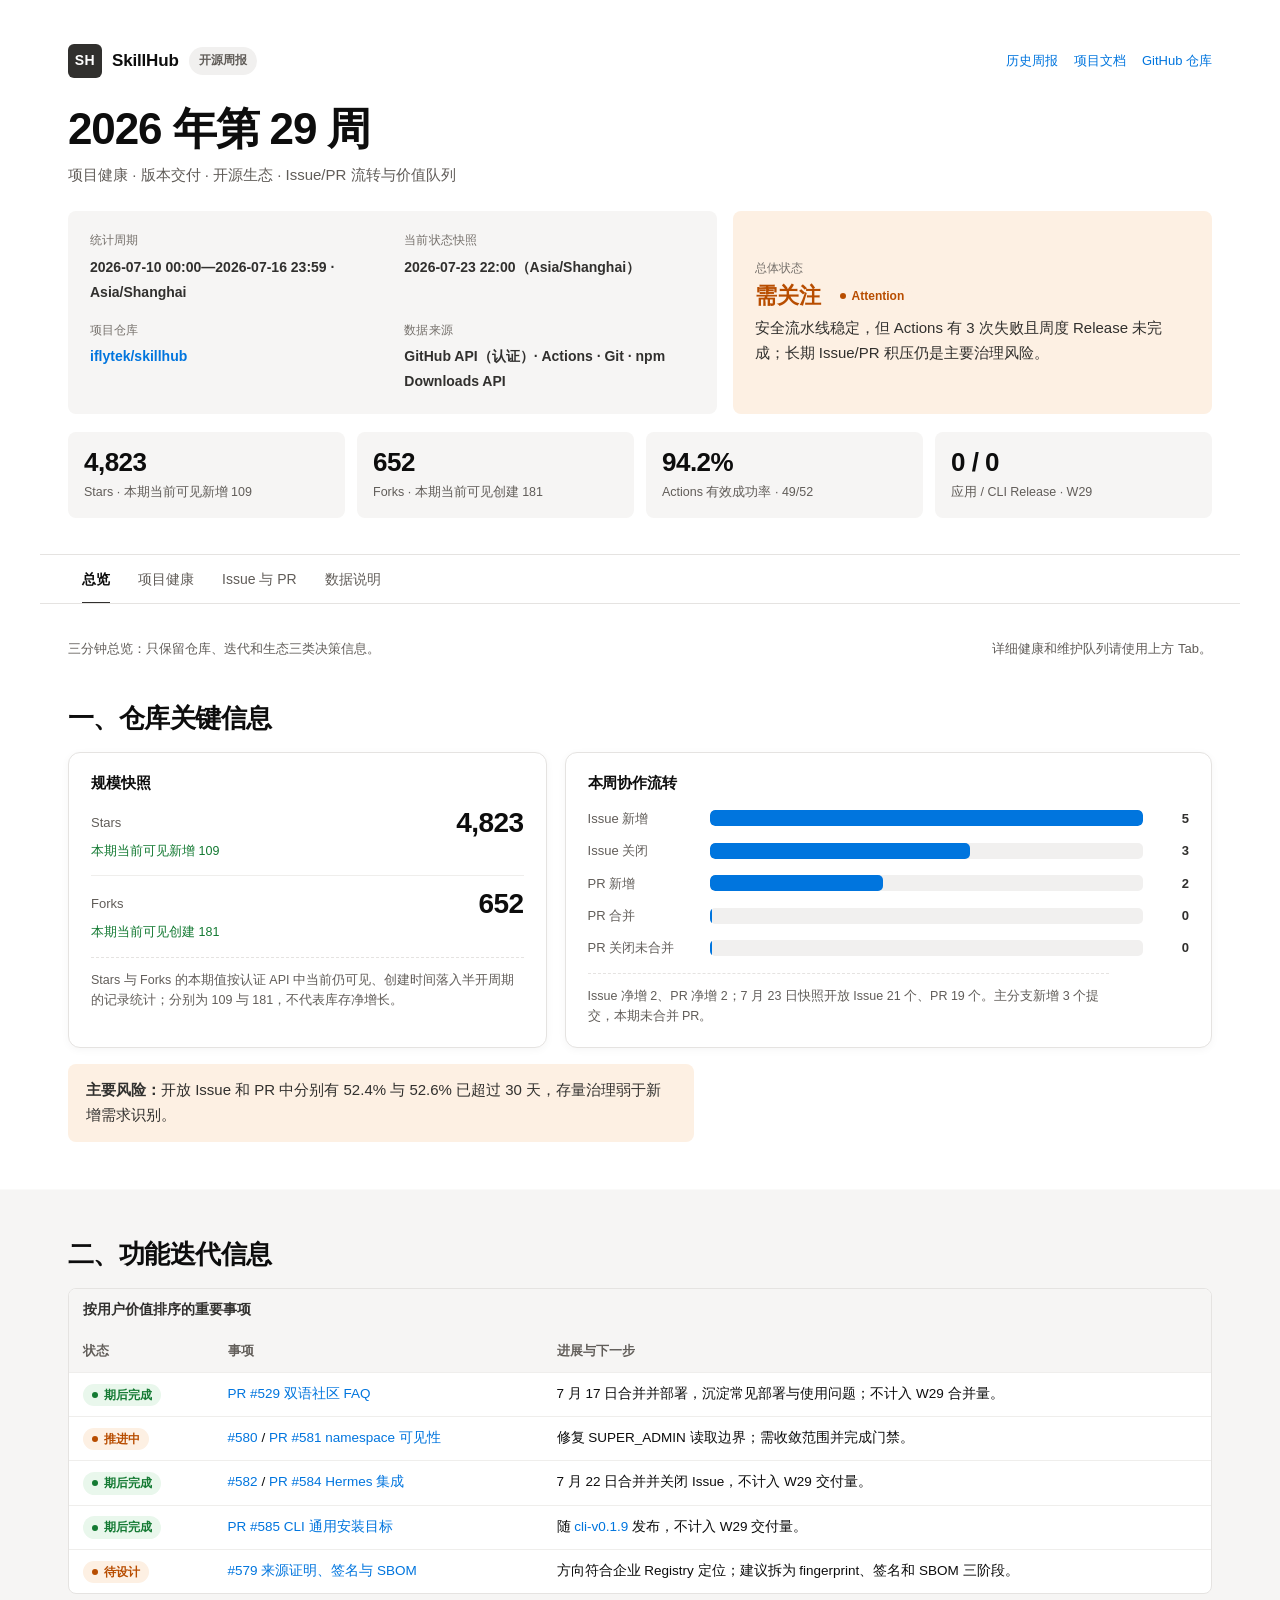
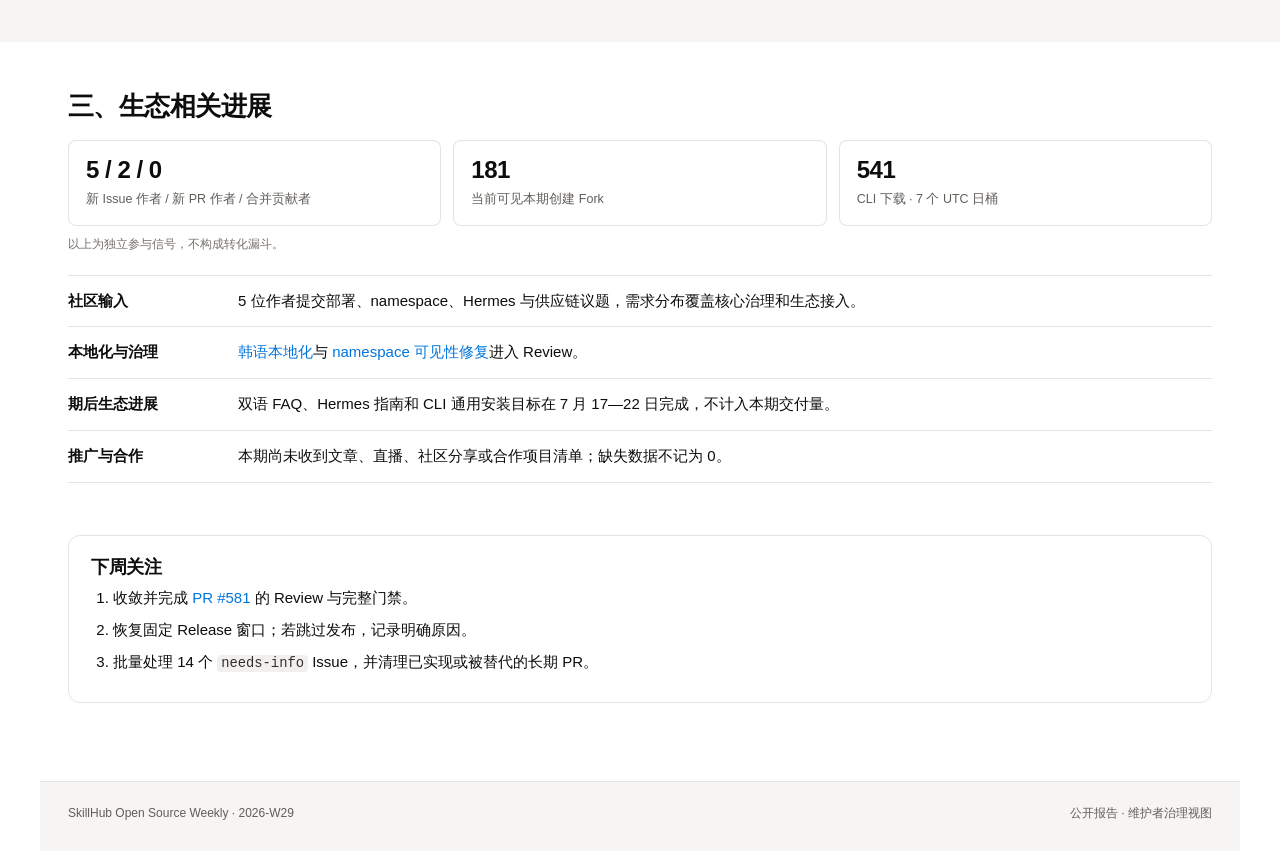
<file: site/reports/2026-W29/index.html>
<!doctype html>
<html lang="zh-CN">
<head>
  <meta charset="utf-8">
  <meta name="viewport" content="width=device-width,initial-scale=1">
  <meta name="description" content="SkillHub 2026 年第 29 周开源周报：仓库状态、功能迭代、生态进展及项目健康明细。">
  <title>SkillHub 开源周报｜2026 年第 29 周</title>
  <script>document.documentElement.classList.add('js')</script>
  <style data-report-theme="notion-light">
:root {
  color-scheme: light;
  --page: #ffffff;
  --paper: #ffffff;
  --warm: #f6f5f4;
  --ink: #0d0d0d;
  --ink-soft: #31302e;
  --muted: #615d59;
  --faint: #76716c;
  --line: #e5e3e1;
  --line-soft: #efeeec;
  --blue: #0075de;
  --blue-active: #005bab;
  --blue-soft: #f2f9ff;
  --green: #147a33;
  --green-soft: #e9f7ec;
  --orange: #b84d00;
  --orange-soft: #fdf0e3;
  --red: #b52d25;
  --red-soft: #fdecea;
  --neutral-soft: #f1f0ef;
  --focus: #097fe8;
  --radius-sm: 8px;
  --radius: 12px;
  --shadow: 0 2px 8px rgb(0 0 0 / 4%);
}

* {
  box-sizing: border-box;
}

html {
  scroll-behavior: smooth;
}

body {
  margin: 0;
  background: var(--page);
  color: var(--ink);
  font: 15px/1.65 Inter, -apple-system, BlinkMacSystemFont, "Segoe UI",
    "PingFang SC", "Hiragino Sans GB", "Microsoft YaHei", sans-serif;
  text-rendering: optimizeLegibility;
  -webkit-font-smoothing: antialiased;
}

a {
  color: var(--blue);
  text-decoration: none;
  text-underline-offset: 3px;
}

a:hover {
  color: var(--blue-active);
  text-decoration: underline;
}

button,
a {
  -webkit-tap-highlight-color: transparent;
}

:focus-visible {
  outline: 2px solid var(--focus);
  outline-offset: 3px;
}

code {
  padding: 1px 4px;
  border-radius: 4px;
  background: var(--neutral-soft);
  color: var(--ink-soft);
  font-size: .92em;
}

.skip-link {
  position: fixed;
  z-index: 30;
  top: 8px;
  left: -999px;
  padding: 8px 12px;
  border-radius: 4px;
  background: var(--ink-soft);
  color: #fff;
}

.skip-link:focus {
  left: 8px;
}

.report {
  width: min(1200px, 100%);
  min-height: 100vh;
  margin: 0 auto;
  background: var(--paper);
}

.masthead {
  padding: 44px 28px 36px;
  border-bottom: 1px solid var(--line);
}

.topline {
  display: flex;
  align-items: center;
  justify-content: space-between;
  gap: 18px;
  margin-bottom: 26px;
}

.brand {
  display: flex;
  align-items: center;
  gap: 10px;
  color: var(--ink);
}

.brand-mark {
  display: inline-flex;
  width: 34px;
  height: 34px;
  align-items: center;
  justify-content: center;
  border-radius: 6px;
  background: var(--ink-soft);
  color: #fff;
  font-size: 14px;
  font-weight: 700;
  letter-spacing: .04em;
}

.brand-name {
  font-size: 17px;
  font-weight: 700;
  letter-spacing: -.01em;
}

.brand-tag {
  padding: 4px 10px;
  border-radius: 9999px;
  background: var(--neutral-soft);
  color: var(--muted);
  font-size: 12px;
  font-weight: 600;
}

.utility-links {
  display: flex;
  flex-wrap: wrap;
  gap: 16px;
  font-size: 13px;
}

h1,
h2,
h3 {
  text-wrap: balance;
}

h1 {
  max-width: 820px;
  margin: 0;
  color: var(--ink);
  font-size: clamp(32px, 4vw, 44px);
  line-height: 1.15;
  letter-spacing: -.025em;
}

.report-sub {
  margin: 8px 0 24px;
  color: var(--muted);
  font-size: 15px;
}

.header-grid {
  display: grid;
  grid-template-columns: 1.15fr .85fr;
  gap: 16px;
}

.meta-card,
.headline {
  border-radius: var(--radius-sm);
  padding: 20px 22px;
}

.meta-card {
  background: var(--warm);
}

.meta-grid {
  display: grid;
  grid-template-columns: 1fr 1fr;
  gap: 16px 24px;
}

.meta-item .key,
.headline-label {
  display: block;
  margin-bottom: 4px;
  color: var(--faint);
  font-size: 12px;
  font-weight: 500;
  letter-spacing: .01em;
}

.meta-item .value {
  color: var(--ink-soft);
  font-size: 14px;
  font-weight: 600;
}

.period {
  margin: 0;
}

.headline {
  display: flex;
  flex-direction: column;
  justify-content: center;
  margin: 0;
  border: 0;
  background: var(--orange-soft);
  color: var(--ink-soft);
}

.headline-status {
  display: flex;
  align-items: center;
  gap: 10px;
  margin-bottom: 7px;
}

.headline-status strong {
  color: var(--orange);
  font-size: 22px;
  line-height: 1.2;
}

.headline p {
  margin: 0;
  max-width: 60ch;
}

.metrics {
  display: grid;
  grid-template-columns: repeat(4, 1fr);
  gap: 12px;
  margin-top: 18px;
  border: 0;
}

.metric {
  min-width: 0;
  padding: 16px;
  border: 0;
  border-radius: var(--radius-sm);
  background: var(--warm);
}

.metric strong {
  display: block;
  color: var(--ink);
  font-size: 26px;
  line-height: 1.15;
  letter-spacing: -.02em;
  font-variant-numeric: tabular-nums;
}

.metric span {
  display: block;
  margin-top: 4px;
  color: var(--muted);
  font-size: 12.5px;
}

.tabs-wrap {
  position: sticky;
  z-index: 20;
  top: 0;
  overflow-x: auto;
  border-bottom: 1px solid var(--line);
  background: rgb(255 255 255 / 97%);
  backdrop-filter: saturate(1.1) blur(5px);
}

.tabs {
  display: flex;
  min-width: max-content;
  padding: 0 28px;
}

.tab {
  position: relative;
  min-height: 48px;
  padding: 0 14px;
  border: 0;
  background: transparent;
  color: var(--muted);
  cursor: pointer;
  font: inherit;
  font-size: 14px;
  font-weight: 500;
}

.tab::after {
  position: absolute;
  right: 14px;
  bottom: -1px;
  left: 14px;
  height: 2px;
  background: transparent;
  content: "";
}

.tab:hover,
.tab[aria-selected="true"] {
  color: var(--ink);
}

.tab[aria-selected="true"] {
  font-weight: 600;
}

.tab[aria-selected="true"]::after {
  background: var(--ink-soft);
}

main {
  padding: 0 28px 48px;
}

.tab-panel {
  padding-top: 4px;
}

.js .tab-panel[hidden] {
  display: none;
}

.panel-intro {
  display: flex;
  justify-content: space-between;
  gap: 24px;
  margin: 30px 0 0;
  color: var(--muted);
  font-size: 13px;
}

.panel-intro p {
  margin: 0;
}

section.report-section {
  margin: 0;
  padding: 48px 0;
  border: 0;
}

.tab-panel > section.report-section:nth-of-type(even) {
  background: var(--warm);
  box-shadow: 0 0 0 100vmax var(--warm);
  clip-path: inset(0 -100vmax);
}

section.report-section:first-of-type {
  padding-top: 42px;
}

h2 {
  margin: 0 0 18px;
  color: var(--ink);
  font-size: 26px;
  line-height: 1.25;
  letter-spacing: -.02em;
}

h3 {
  margin: 30px 0 12px;
  color: var(--ink);
  font-size: 18px;
  line-height: 1.35;
  letter-spacing: -.01em;
}

p {
  max-width: 75ch;
  text-wrap: pretty;
}

.section-lead {
  margin: -7px 0 18px;
  color: var(--muted);
}

.table-wrap {
  overflow-x: auto;
  border: 1px solid var(--line);
  border-radius: var(--radius-sm);
  background: var(--paper);
}

table {
  width: 100%;
  min-width: 680px;
  border-collapse: collapse;
  font-size: 13.5px;
}

caption {
  padding: 10px 14px;
  background: var(--warm);
  color: var(--ink-soft);
  font-weight: 600;
  text-align: left;
}

th,
td {
  padding: 10px 14px;
  border-bottom: 1px solid var(--line-soft);
  vertical-align: top;
  text-align: left;
}

th {
  background: var(--warm);
  color: var(--muted);
  font-size: 12.5px;
  font-weight: 600;
  white-space: nowrap;
}

tbody tr:last-child td {
  border-bottom: 0;
}

tbody tr:hover {
  background: #faf9f8;
}

.number {
  text-align: right;
  white-space: nowrap;
  font-variant-numeric: tabular-nums;
}

.status,
.value-level {
  display: inline-flex;
  align-items: center;
  gap: 6px;
  min-width: 25px;
  padding: 4px 9px;
  border: 0;
  border-radius: 9999px;
  font-size: 12px;
  font-weight: 600;
  line-height: 1.2;
  white-space: nowrap;
}

.status::before {
  width: 6px;
  height: 6px;
  border-radius: 50%;
  background: currentColor;
  content: "";
}

.status.ok {
  background: var(--green-soft);
  color: var(--green);
}

.status.warn {
  background: var(--orange-soft);
  color: var(--orange);
}

.status.risk {
  background: var(--red-soft);
  color: var(--red);
}

.value-a {
  background: var(--red-soft);
  color: var(--red);
}

.value-b {
  background: var(--orange-soft);
  color: var(--orange);
}

.value-c {
  background: var(--blue-soft);
  color: var(--blue-active);
}

.value-d {
  background: var(--neutral-soft);
  color: var(--muted);
}

.risk-note {
  margin: 16px 0 0;
  padding: 14px 18px;
  border: 0;
  border-radius: var(--radius-sm);
  background: var(--orange-soft);
  color: var(--ink-soft);
}

.repo-visuals {
  display: grid;
  grid-template-columns: minmax(280px, .85fr) minmax(0, 1.15fr);
  gap: 18px;
}

.snapshot-list {
  display: grid;
  gap: 0;
}

.snapshot-row {
  display: grid;
  grid-template-columns: minmax(90px, 1fr) auto;
  gap: 4px 16px;
  align-items: center;
  padding: 13px 0;
  border-bottom: 1px solid var(--line-soft);
}

.snapshot-row:first-child {
  padding-top: 0;
}

.snapshot-row:last-child {
  padding-bottom: 0;
  border-bottom: 0;
}

.snapshot-row .snapshot-label {
  color: var(--muted);
  font-size: 13px;
}

.snapshot-row strong {
  color: var(--ink);
  font-size: 28px;
  line-height: 1.05;
  letter-spacing: -.02em;
  font-variant-numeric: tabular-nums;
}

.snapshot-row .snapshot-change {
  grid-column: 1 / -1;
  color: var(--muted);
  font-size: 12.5px;
}

.snapshot-row .snapshot-change.positive {
  color: var(--green);
}

.snapshot-row .snapshot-change.missing {
  color: var(--orange);
}

.chart-note {
  margin: 14px 0 0;
  padding-top: 12px;
  border-top: 1px dashed var(--line);
  color: var(--muted);
  font-size: 12.5px;
}

.ecosystem-signals {
  display: grid;
  grid-template-columns: repeat(3, minmax(0, 1fr));
  gap: 12px;
  margin-bottom: 20px;
}

.ecosystem-signal {
  padding: 16px 18px;
  border-radius: var(--radius-sm);
  background: var(--paper);
  box-shadow: inset 0 0 0 1px var(--line);
}

.ecosystem-signal strong {
  display: block;
  color: var(--ink);
  font-size: 24px;
  line-height: 1.15;
  letter-spacing: -.02em;
  font-variant-numeric: tabular-nums;
}

.ecosystem-signal span {
  display: block;
  margin-top: 5px;
  color: var(--muted);
  font-size: 12.5px;
}

.ecosystem-signal-note {
  grid-column: 1 / -1;
  margin: -3px 0 0;
  color: var(--faint);
  font-size: 12px;
}

.ecosystem-list,
.method-list {
  margin: 0;
  padding: 0;
  border-top: 1px solid var(--line);
  list-style: none;
}

.ecosystem-list li,
.method-list li {
  display: grid;
  grid-template-columns: 150px 1fr;
  gap: 20px;
  padding: 13px 0;
  border-bottom: 1px solid var(--line);
}

.method-list li {
  grid-template-columns: 180px 1fr;
}

.ecosystem-list strong,
.method-list strong {
  color: var(--ink);
}

.next-actions {
  margin: 4px 0 30px;
  padding: 20px 22px;
  border: 1px solid var(--line);
  border-radius: var(--radius);
  background: var(--paper);
}

.next-actions h2 {
  margin-bottom: 8px;
  font-size: 18px;
}

.next-actions ol {
  margin: 0;
  padding-left: 22px;
}

.next-actions li {
  margin: 7px 0;
}

.health-cards {
  display: grid;
  grid-template-columns: repeat(auto-fit, minmax(280px, 1fr));
  gap: 16px;
}

.health-card,
.chart-box,
.health-note {
  border: 1px solid var(--line);
  border-radius: var(--radius);
  background: var(--paper);
  box-shadow: var(--shadow);
}

.health-card {
  display: flex;
  flex-direction: column;
  gap: 9px;
  padding: 20px 22px;
}

.health-card .top {
  display: flex;
  align-items: center;
  justify-content: space-between;
  gap: 10px;
}

.health-card .name {
  color: var(--ink);
  font-size: 15px;
  font-weight: 700;
}

.health-card .health-metric {
  color: var(--ink);
  font-size: 27px;
  font-weight: 700;
  line-height: 1.1;
  letter-spacing: -.02em;
  font-variant-numeric: tabular-nums;
}

.health-card .health-metric small {
  color: var(--muted);
  font-size: 13px;
  font-weight: 500;
  letter-spacing: 0;
}

.health-card p {
  margin: 0;
  color: var(--ink-soft);
  font-size: 13.5px;
}

.health-card .detail {
  padding-top: 9px;
  border-top: 1px dashed var(--line);
  color: var(--muted);
  font-size: 12.5px;
}

.segbar {
  display: flex;
  height: 24px;
  overflow: hidden;
  margin: 15px 0 10px;
  border-radius: 6px;
  background: var(--neutral-soft);
}

.segbar > span {
  min-width: 2px;
  height: 100%;
}

.seg-success {
  background: #1aae39;
}

.seg-failure {
  background: #e16259;
}

.seg-auth {
  background: #e8a94b;
}

.seg-skipped {
  background: #d6d2cd;
}

.seg-cancelled {
  background: #8e8984;
}

.chart-legend {
  display: flex;
  flex-wrap: wrap;
  gap: 8px 20px;
  color: var(--muted);
  font-size: 13px;
}

.chart-legend span {
  display: inline-flex;
  align-items: center;
  gap: 7px;
}

.chart-legend i {
  width: 10px;
  height: 10px;
  border-radius: 3px;
}

.chart-legend b {
  color: var(--ink-soft);
  font-variant-numeric: tabular-nums;
}

.chart-grid {
  display: grid;
  grid-template-columns: repeat(2, minmax(0, 1fr));
  gap: 18px;
}

.chart-box {
  padding: 20px 22px;
}

.chart-box h3 {
  margin: 0 0 14px;
  font-size: 15px;
}

.bars {
  display: grid;
  gap: 11px;
}

.bar-row {
  display: grid;
  grid-template-columns: 88px 1fr 42px;
  gap: 10px;
  align-items: center;
  font-size: 13px;
}

.repo-visuals .bar-row {
  grid-template-columns: 112px 1fr 36px;
}

.bar-label {
  color: var(--muted);
  white-space: nowrap;
}

.bar-track {
  height: 16px;
  overflow: hidden;
  border-radius: 5px;
  background: var(--neutral-soft);
}

.bar-fill {
  display: block;
  height: 100%;
  min-width: 2px;
  border-radius: 5px;
  background: var(--blue);
}

.bar-fill.hot {
  background: var(--orange);
}

.bar-value {
  color: var(--ink-soft);
  font-weight: 700;
  text-align: right;
  font-variant-numeric: tabular-nums;
}

.donut-layout {
  display: grid;
  grid-template-columns: 150px 1fr;
  gap: 22px;
  align-items: center;
}

.donut {
  position: relative;
  width: 142px;
  height: 142px;
  border-radius: 50%;
  background: conic-gradient(var(--orange) 0 var(--value), #d6d2cd var(--value) 100%);
}

.donut::after {
  position: absolute;
  inset: 24px;
  border-radius: 50%;
  background: var(--paper);
  content: "";
}

.donut-center {
  position: absolute;
  z-index: 1;
  inset: 0;
  display: flex;
  flex-direction: column;
  align-items: center;
  justify-content: center;
}

.donut-center strong {
  color: var(--ink);
  font-size: 26px;
  line-height: 1.1;
}

.donut-center span {
  color: var(--muted);
  font-size: 12px;
}

.donut-copy p {
  margin: 0 0 9px;
  color: var(--ink-soft);
  font-size: 13.5px;
}

.donut-copy p:last-child {
  margin-bottom: 0;
}

.health-grid {
  display: grid;
  grid-template-columns: repeat(2, minmax(0, 1fr));
  gap: 18px;
  margin-top: 18px;
}

.chart-box + .table-wrap {
  margin-top: 18px;
}

.health-note {
  padding: 18px;
}

.health-note h3 {
  margin: 0 0 7px;
  font-size: 15px;
}

.health-note p {
  margin: 0;
  color: var(--ink-soft);
}

.flow-summary {
  display: grid;
  grid-template-columns: repeat(2, minmax(0, 1fr));
  gap: 12px;
  margin: 18px 0 24px;
}

.flow-item {
  padding: 16px 18px;
  border-radius: var(--radius-sm);
  background: var(--warm);
}

.flow-item strong {
  display: block;
  color: var(--ink);
  font-size: 20px;
  font-variant-numeric: tabular-nums;
}

.flow-item span {
  color: var(--muted);
  font-size: 12.5px;
}

details {
  margin-top: 16px;
  border: 1px solid var(--line);
  border-radius: var(--radius);
  background: var(--paper);
}

summary {
  padding: 14px 18px;
  color: var(--ink-soft);
  cursor: pointer;
  font-weight: 700;
}

.details-body {
  padding: 0 18px 16px;
}

footer {
  display: flex;
  justify-content: space-between;
  gap: 24px;
  padding: 22px 28px 28px;
  border-top: 1px solid var(--line);
  background: var(--warm);
  color: var(--muted);
  font-size: 12px;
}

.sr-only {
  position: absolute;
  width: 1px;
  height: 1px;
  padding: 0;
  margin: -1px;
  overflow: hidden;
  clip: rect(0, 0, 0, 0);
  white-space: nowrap;
  border: 0;
}

@media (max-width: 760px) {
  .masthead,
  main,
  footer {
    padding-right: 18px;
    padding-left: 18px;
  }

  .topline,
  footer,
  .panel-intro {
    align-items: flex-start;
    flex-direction: column;
    gap: 8px;
  }

  .header-grid,
  .meta-grid,
  .repo-visuals,
  .chart-grid,
  .health-grid,
  .flow-summary {
    grid-template-columns: 1fr;
  }

  .header-grid > *,
  .meta-item {
    min-width: 0;
  }

  .meta-item .value {
    overflow-wrap: anywhere;
  }

  .metrics {
    grid-template-columns: repeat(2, 1fr);
  }

  .tabs {
    padding: 0 6px;
  }

  section.report-section {
    padding: 38px 0;
  }

  .ecosystem-list li,
  .method-list li {
    grid-template-columns: 1fr;
    gap: 3px;
  }

  .ecosystem-signals {
    grid-template-columns: 1fr;
  }

  .ecosystem-signal-note {
    grid-column: auto;
  }

  .donut-layout {
    grid-template-columns: 1fr;
    justify-items: center;
  }

  .donut-copy {
    text-align: center;
  }
}

@media (max-width: 430px) {
  h1 {
    font-size: 30px;
    overflow-wrap: anywhere;
  }

  .bar-row {
    grid-template-columns: 76px 1fr 32px;
    gap: 7px;
  }

  .repo-visuals .bar-row {
    grid-template-columns: 98px 1fr 28px;
  }
}

@media (prefers-reduced-motion: reduce) {
  html {
    scroll-behavior: auto;
  }
}

@media print {
  @page {
    size: A4;
    margin: 13mm;
  }

  body {
    background: #fff;
    font-size: 10px;
  }

  .report {
    width: 100%;
  }

  .masthead,
  main,
  footer {
    padding-right: 0;
    padding-left: 0;
  }

  .tabs-wrap,
  .skip-link,
  .utility-links {
    display: none !important;
  }

  .tab-panel[hidden] {
    display: block !important;
  }

  .tab-panel {
    break-before: page;
  }

  .tab-panel:first-child {
    break-before: auto;
  }

  .tab-panel > section.report-section:nth-of-type(even) {
    background: #fff;
    box-shadow: none;
    clip-path: none;
  }

  section.report-section {
    padding: 16px 0;
  }

  h1 {
    font-size: 27px;
  }

  h2,
  h3,
  tr,
  .health-card,
  .health-note,
  .chart-box,
  .next-actions {
    break-inside: avoid;
  }

  table {
    min-width: 0;
    font-size: 8px;
  }

  th,
  td {
    padding: 5px 6px;
  }

  .health-card,
  .health-note,
  .chart-box {
    box-shadow: none;
  }

  .segbar,
  .bar-fill,
  .donut,
  .status,
  .value-level,
  .metric,
  .headline {
    print-color-adjust: exact;
    -webkit-print-color-adjust: exact;
  }
}
  </style>
  <noscript>
    <style>
      .tabs-wrap { display: none !important; }
      .tab-panel[hidden] { display: block !important; }
    </style>
  </noscript>
</head>
<body>
  <a class="skip-link" href="#report-content">跳到报告正文</a>
  <article class="report"
    data-period-start="2026-07-10T00:00:00+08:00"
    data-period-end="2026-07-17T00:00:00+08:00"
    data-period-boundary="[)"
    data-snapshot-at="2026-07-23T22:00:00+08:00"
    data-star-evidence="current-visible-arrivals"
    data-star-api-status="success"
    data-star-arrivals="109"
    data-star-observed-at="2026-07-31T16:35:58+08:00"
    data-star-start-at=""
    data-star-end-at="">
    <header class="masthead">
      <div class="topline">
        <div class="brand">
          <span class="brand-mark" aria-hidden="true">SH</span>
          <span class="brand-name">SkillHub</span>
          <span class="brand-tag">开源周报</span>
        </div>
        <nav class="utility-links" aria-label="站点链接">
          <a href="../../archive.html">历史周报</a>
          <a href="https://iflytek.github.io/skillhub/">项目文档</a>
          <a href="https://github.com/iflytek/skillhub">GitHub 仓库</a>
        </nav>
      </div>
      <h1>2026 年第 29 周</h1>
      <p class="report-sub">项目健康 · 版本交付 · 开源生态 · Issue/PR 流转与价值队列</p>
      <div class="header-grid">
        <div class="meta-card">
          <div class="meta-grid">
            <div class="meta-item">
              <span class="key">统计周期</span>
              <span class="value">2026-07-10 00:00—2026-07-16 23:59 · Asia/Shanghai</span>
            </div>
            <div class="meta-item">
              <span class="key">当前状态快照</span>
              <span class="value">2026-07-23 22:00（Asia/Shanghai）</span>
            </div>
            <div class="meta-item">
              <span class="key">项目仓库</span>
              <span class="value"><a href="https://github.com/iflytek/skillhub">iflytek/skillhub</a></span>
            </div>
            <div class="meta-item">
              <span class="key">数据来源</span>
              <span class="value">GitHub API（认证）· Actions · Git · npm Downloads API</span>
            </div>
          </div>
        </div>
        <div class="headline">
          <span class="headline-label">总体状态</span>
          <div class="headline-status">
            <strong>需关注</strong>
            <span class="status warn">Attention</span>
          </div>
          <p>安全流水线稳定，但 Actions 有 3 次失败且周度 Release 未完成；长期 Issue/PR 积压仍是主要治理风险。</p>
        </div>
      </div>
      <div class="metrics" aria-label="四项核心指标">
        <div class="metric"><strong>4,823</strong><span>Stars · 本期当前可见新增 109</span></div>
        <div class="metric"><strong>652</strong><span>Forks · 本期当前可见创建 181</span></div>
        <div class="metric"><strong>94.2%</strong><span>Actions 有效成功率 · 49/52</span></div>
        <div class="metric"><strong>0 / 0</strong><span>应用 / CLI Release · W29</span></div>
      </div>
    </header>

    <div class="tabs-wrap">
      <nav class="tabs" role="tablist" aria-label="周报视图">
        <button class="tab" id="tab-overview" type="button" role="tab" aria-selected="true"
          aria-controls="panel-overview" tabindex="0" data-tab="overview">总览</button>
        <button class="tab" id="tab-health" type="button" role="tab" aria-selected="false"
          aria-controls="panel-health" tabindex="-1" data-tab="health">项目健康</button>
        <button class="tab" id="tab-flow" type="button" role="tab" aria-selected="false"
          aria-controls="panel-flow" tabindex="-1" data-tab="flow">Issue 与 PR</button>
        <button class="tab" id="tab-method" type="button" role="tab" aria-selected="false"
          aria-controls="panel-method" tabindex="-1" data-tab="method">数据说明</button>
      </nav>
    </div>

    <main id="report-content">
      <div class="tab-panel" id="panel-overview" role="tabpanel" tabindex="0"
        aria-labelledby="tab-overview" data-panel="overview">
        <div class="panel-intro">
          <p>三分钟总览：只保留仓库、迭代和生态三类决策信息。</p>
          <p>详细健康和维护队列请使用上方 Tab。</p>
        </div>

        <section class="report-section" data-module="repository-summary" aria-labelledby="repository-title">
          <h2 id="repository-title">一、仓库关键信息</h2>
          <div class="repo-visuals">
            <div class="chart-box" data-module="repository-scale">
              <h3>规模快照</h3>
              <div class="snapshot-list">
                <div class="snapshot-row">
                  <span class="snapshot-label">Stars</span>
                  <strong>4,823</strong>
                  <span class="snapshot-change positive">本期当前可见新增 109</span>
                </div>
                <div class="snapshot-row">
                  <span class="snapshot-label">Forks</span>
                  <strong>652</strong>
                  <span class="snapshot-change positive">本期当前可见创建 181</span>
                </div>
              </div>
              <p class="chart-note">Stars 与 Forks 的本期值按认证 API 中当前仍可见、创建时间落入半开周期的记录统计；分别为 109 与 181，不代表库存净增长。</p>
            </div>
            <div class="chart-box" data-module="weekly-collaboration-chart">
              <h3>本周协作流转</h3>
              <div class="bars" role="img" aria-label="W29 协作流转：Issue 新增 5 个、关闭 3 个；PR 新增 2 个、合并 0 个、关闭未合并 0 个">
                <div class="bar-row"><span class="bar-label">Issue 新增</span><span class="bar-track"><span class="bar-fill" style="width:100%"></span></span><span class="bar-value">5</span></div>
                <div class="bar-row"><span class="bar-label">Issue 关闭</span><span class="bar-track"><span class="bar-fill" style="width:60%"></span></span><span class="bar-value">3</span></div>
                <div class="bar-row"><span class="bar-label">PR 新增</span><span class="bar-track"><span class="bar-fill" style="width:40%"></span></span><span class="bar-value">2</span></div>
                <div class="bar-row"><span class="bar-label">PR 合并</span><span class="bar-track"><span class="bar-fill" style="width:0%"></span></span><span class="bar-value">0</span></div>
                <div class="bar-row"><span class="bar-label">PR 关闭未合并</span><span class="bar-track"><span class="bar-fill" style="width:0%"></span></span><span class="bar-value">0</span></div>
              </div>
              <p class="chart-note">Issue 净增 2、PR 净增 2；7 月 23 日快照开放 Issue 21 个、PR 19 个。主分支新增 3 个提交，本期未合并 PR。</p>
            </div>
          </div>
          <p class="risk-note"><strong>主要风险：</strong>开放 Issue 和 PR 中分别有 52.4% 与 52.6% 已超过 30 天，存量治理弱于新增需求识别。</p>
        </section>

        <section class="report-section" data-module="feature-iterations" aria-labelledby="feature-title">
          <h2 id="feature-title">二、功能迭代信息</h2>
          <div class="table-wrap">
            <table>
              <caption>按用户价值排序的重要事项</caption>
              <thead>
                <tr><th>状态</th><th>事项</th><th>进展与下一步</th></tr>
              </thead>
              <tbody>
                <tr>
                  <td><span class="status ok">期后完成</span></td>
                  <td><a href="https://github.com/iflytek/skillhub/pull/529">PR #529 双语社区 FAQ</a></td>
                  <td>7 月 17 日合并并部署，沉淀常见部署与使用问题；不计入 W29 合并量。</td>
                </tr>
                <tr>
                  <td><span class="status warn">推进中</span></td>
                  <td><a href="https://github.com/iflytek/skillhub/issues/580">#580</a> / <a href="https://github.com/iflytek/skillhub/pull/581">PR #581 namespace 可见性</a></td>
                  <td>修复 SUPER_ADMIN 读取边界；需收敛范围并完成门禁。</td>
                </tr>
                <tr>
                  <td><span class="status ok">期后完成</span></td>
                  <td><a href="https://github.com/iflytek/skillhub/issues/582">#582</a> / <a href="https://github.com/iflytek/skillhub/pull/584">PR #584 Hermes 集成</a></td>
                  <td>7 月 22 日合并并关闭 Issue，不计入 W29 交付量。</td>
                </tr>
                <tr>
                  <td><span class="status ok">期后完成</span></td>
                  <td><a href="https://github.com/iflytek/skillhub/pull/585">PR #585 CLI 通用安装目标</a></td>
                  <td>随 <a href="https://github.com/iflytek/skillhub/releases/tag/cli-v0.1.9">cli-v0.1.9</a> 发布，不计入 W29 交付量。</td>
                </tr>
                <tr>
                  <td><span class="status warn">待设计</span></td>
                  <td><a href="https://github.com/iflytek/skillhub/issues/579">#579 来源证明、签名与 SBOM</a></td>
                  <td>方向符合企业 Registry 定位；建议拆为 fingerprint、签名和 SBOM 三阶段。</td>
                </tr>
              </tbody>
            </table>
          </div>
        </section>

        <section class="report-section" data-module="ecosystem-progress" aria-labelledby="ecosystem-title">
          <h2 id="ecosystem-title">三、生态相关进展</h2>
          <div class="ecosystem-signals" data-module="ecosystem-signals" role="img"
            aria-label="W29 开源生态参与信号：5 位新 Issue 作者、2 位新 PR 作者、0 位合并贡献者；当前可见本期创建 Fork 181 个；SkillHub CLI 在 2026 年 7 月 10 日至 16 日 UTC 日桶下载 541 次">
            <div class="ecosystem-signal"><strong>5 / 2 / 0</strong><span>新 Issue 作者 / 新 PR 作者 / 合并贡献者</span></div>
            <div class="ecosystem-signal"><strong>181</strong><span>当前可见本期创建 Fork</span></div>
            <div class="ecosystem-signal"><strong>541</strong><span>CLI 下载 · 7 个 UTC 日桶</span></div>
            <p class="ecosystem-signal-note">以上为独立参与信号，不构成转化漏斗。</p>
          </div>
          <ul class="ecosystem-list">
            <li><strong>社区输入</strong><span>5 位作者提交部署、namespace、Hermes 与供应链议题，需求分布覆盖核心治理和生态接入。</span></li>
            <li><strong>本地化与治理</strong><span><a href="https://github.com/iflytek/skillhub/pull/578">韩语本地化</a>与 <a href="https://github.com/iflytek/skillhub/pull/581">namespace 可见性修复</a>进入 Review。</span></li>
            <li><strong>期后生态进展</strong><span>双语 FAQ、Hermes 指南和 CLI 通用安装目标在 7 月 17—22 日完成，不计入本期交付量。</span></li>
            <li><strong>推广与合作</strong><span>本期尚未收到文章、直播、社区分享或合作项目清单；缺失数据不记为 0。</span></li>
          </ul>
        </section>

        <aside class="next-actions" data-module="next-actions" aria-labelledby="next-title">
          <h2 id="next-title">下周关注</h2>
          <ol>
            <li>收敛并完成 <a href="https://github.com/iflytek/skillhub/pull/581">PR #581</a> 的 Review 与完整门禁。</li>
            <li>恢复固定 Release 窗口；若跳过发布，记录明确原因。</li>
            <li>批量处理 14 个 <code>needs-info</code> Issue，并清理已实现或被替代的长期 PR。</li>
          </ol>
        </aside>
      </div>

      <div class="tab-panel" id="panel-health" role="tabpanel" tabindex="0"
        aria-labelledby="tab-health" data-panel="health" hidden>
        <div class="panel-intro">
          <p>项目健康详情：用于维护者判断工程、交付和治理风险。</p>
          <p>成功流水线不等同于“无漏洞”。</p>
        </div>

        <section class="report-section" data-module="health-summary" aria-labelledby="health-summary-title">
          <h2 id="health-summary-title">项目健康状态</h2>
          <div class="health-cards">
            <article class="health-card">
              <div class="top"><span class="name">工程稳定性</span><span class="status warn">需关注</span></div>
              <div class="health-metric">94.2% <small>49/52</small></div>
              <p>3 次失败均来自 PR E2E。</p>
              <div class="detail">有效成功率只统计实际成功与失败。</div>
            </article>
            <article class="health-card">
              <div class="top"><span class="name">安全流水线</span><span class="status ok">稳定</span></div>
              <div class="health-metric">7 / 7 <small>执行成功</small></div>
              <p>本期没有等待授权或失败记录。</p>
              <div class="detail">执行成功不代表公开漏洞数量为 0。</div>
            </article>
            <article class="health-card">
              <div class="top"><span class="name">自动化运营</span><span class="status warn">需关注</span></div>
              <div class="health-metric">28 / 28 <small>Backlog Rescore</small></div>
              <p>Issue Triage 实际执行 5 次并全部成功。</p>
              <div class="detail">Issue Triage 另有 7 次、奖励认领 3 次条件跳过。</div>
            </article>
            <article class="health-card">
              <div class="top"><span class="name">Release 交付</span><span class="status risk">风险</span></div>
              <div class="health-metric">0 / 0 <small>应用 / CLI</small></div>
              <p>W29 未完成周度 Release 目标。</p>
              <div class="detail">应用发布空窗在期末超过 13 天。</div>
            </article>
            <article class="health-card">
              <div class="top"><span class="name">Issue 治理</span><span class="status warn">需关注</span></div>
              <div class="health-metric">52.4% <small>11/21 超 30 天</small></div>
              <p>14 个开放 Issue 仍带有 <code>needs-info</code>。</p>
              <div class="detail">长期积压与信息补充队列需要并行清理。</div>
            </article>
            <article class="health-card">
              <div class="top"><span class="name">PR 治理</span><span class="status warn">需关注</span></div>
              <div class="health-metric">52.6% <small>10/19 超 30 天</small></div>
              <p>Review 与关闭决策仍是主要瓶颈。</p>
              <div class="detail">已实现或被替代的 PR 应优先形成明确处置。</div>
            </article>
          </div>
        </section>

        <section class="report-section" data-module="workflow-execution" aria-labelledby="ci-title">
          <h2 id="ci-title">CI 与自动化执行</h2>
          <p class="section-lead">统计期内有 62 条 Actions 记录，其中 49 次成功、3 次失败、10 次跳过。</p>
          <div class="chart-box" data-module="actions-outcome-chart">
            <h3>Actions 结果构成</h3>
            <div class="segbar" role="img" aria-label="W29 Actions 共 62 条记录：成功 49，失败 3，条件跳过 10">
              <span class="seg-success" style="width:79.03%"></span>
              <span class="seg-failure" style="width:4.84%"></span>
              <span class="seg-skipped" style="width:16.13%"></span>
            </div>
            <div class="chart-legend" aria-hidden="true">
              <span><i class="seg-success"></i>成功 <b>49</b></span>
              <span><i class="seg-failure"></i>失败 <b>3</b></span>
              <span><i class="seg-skipped"></i>跳过 <b>10</b></span>
            </div>
          </div>
          <div class="table-wrap">
            <table>
              <caption>工作流执行明细</caption>
              <thead>
                <tr><th>工作流</th><th class="number">总记录</th><th class="number">成功</th><th class="number">失败</th><th class="number">等待授权</th><th class="number">跳过/取消</th></tr>
              </thead>
              <tbody>
                <tr><td>PR Tests</td><td class="number">6</td><td class="number">6</td><td class="number">0</td><td class="number">0</td><td class="number">0</td></tr>
                <tr><td>PR E2E Tests</td><td class="number">6</td><td class="number">3</td><td class="number">3</td><td class="number">0</td><td class="number">0</td></tr>
                <tr><td>Security</td><td class="number">7</td><td class="number">7</td><td class="number">0</td><td class="number">0</td><td class="number">0</td></tr>
                <tr><td>Issue Backlog Rescore</td><td class="number">28</td><td class="number">28</td><td class="number">0</td><td class="number">0</td><td class="number">0</td></tr>
                <tr><td>Issue Triage</td><td class="number">12</td><td class="number">5</td><td class="number">0</td><td class="number">0</td><td class="number">7</td></tr>
                <tr><td>Claim Issue Reward</td><td class="number">3</td><td class="number">0</td><td class="number">0</td><td class="number">0</td><td class="number">3</td></tr>
              </tbody>
            </table>
          </div>
          <p class="risk-note"><strong>本期薄弱点：</strong>PR E2E 6 次实际形成结论，其中 3 次失败；其余实际执行的工作流均成功。</p>
        </section>

        <section class="report-section" data-module="delivery-and-backlog" aria-labelledby="delivery-title">
          <h2 id="delivery-title">安全、Release 与存量健康</h2>
          <div class="health-grid">
            <article class="health-note">
              <h3>安全与供应链</h3>
              <p>Security 实际执行 7 次并全部成功。仓库保留 CodeQL 定时扫描和 dependency review；公开数据无法确认未修复告警数量。</p>
            </article>
            <article class="health-note">
              <h3>Release 交付</h3>
              <p>W29 应用与 CLI 均未发布。<a href="https://github.com/iflytek/skillhub/releases/tag/v0.2.14">v0.2.14</a> 和 <a href="https://github.com/iflytek/skillhub/releases/tag/cli-v0.1.9">cli-v0.1.9</a> 于 7 月 22 日期后补发，不计入 W29。</p>
            </article>
          </div>
          <h3>Issue 健康</h3>
          <div class="chart-grid">
            <div class="chart-box" data-module="issue-age-chart">
              <h3>开放 Issue 年龄结构</h3>
              <div class="bars" role="img" aria-label="W29 当前开放 Issue 21 个：不足 7 天 5 个，7 到 13 天 3 个，14 到 29 天 2 个，30 天以上 11 个">
                <div class="bar-row"><span class="bar-label">&lt; 7 天</span><span class="bar-track"><span class="bar-fill" style="width:45.5%"></span></span><span class="bar-value">5</span></div>
                <div class="bar-row"><span class="bar-label">7—13 天</span><span class="bar-track"><span class="bar-fill" style="width:27.3%"></span></span><span class="bar-value">3</span></div>
                <div class="bar-row"><span class="bar-label">14—29 天</span><span class="bar-track"><span class="bar-fill" style="width:18.2%"></span></span><span class="bar-value">2</span></div>
                <div class="bar-row"><span class="bar-label">≥ 30 天</span><span class="bar-track"><span class="bar-fill hot" style="width:100%"></span></span><span class="bar-value">11</span></div>
              </div>
              <p class="chart-note">52.4% 已超过 30 天，年龄结构明显偏向长期存量。</p>
            </div>
            <div class="chart-box" data-module="issue-needs-info-chart">
              <h3><code>needs-info</code> 占比</h3>
              <div class="donut-layout">
                <div class="donut" style="--value:66.7%" role="img" aria-label="W29 当前开放 Issue 中，14 个带 needs-info 标签，占 21 个开放 Issue 的 66.7%">
                  <div class="donut-center"><strong>66.7%</strong><span>14 / 21</span></div>
                </div>
                <div class="donut-copy">
                  <p><strong>14 个</strong>开放 Issue 仍需补充信息。</p>
                  <p>信息补充队列规模大于本周新增量，应集中确认、降级或关闭。</p>
                </div>
              </div>
            </div>
          </div>
          <h3>PR 健康</h3>
          <div class="chart-box" data-module="pr-age-chart">
            <h3>开放 PR 年龄结构</h3>
            <div class="bars" role="img" aria-label="W29 当前开放 PR 19 个：不足 7 天 5 个，7 到 13 天 1 个，14 到 29 天 3 个，30 天以上 10 个">
              <div class="bar-row"><span class="bar-label">&lt; 7 天</span><span class="bar-track"><span class="bar-fill" style="width:50%"></span></span><span class="bar-value">5</span></div>
              <div class="bar-row"><span class="bar-label">7—13 天</span><span class="bar-track"><span class="bar-fill" style="width:10%"></span></span><span class="bar-value">1</span></div>
              <div class="bar-row"><span class="bar-label">14—29 天</span><span class="bar-track"><span class="bar-fill" style="width:30%"></span></span><span class="bar-value">3</span></div>
              <div class="bar-row"><span class="bar-label">≥ 30 天</span><span class="bar-track"><span class="bar-fill hot" style="width:100%"></span></span><span class="bar-value">10</span></div>
            </div>
            <p class="chart-note">52.6% 已超过 30 天；Review 和关闭决策是主要治理瓶颈。</p>
          </div>
        </section>

        <section class="report-section" data-module="observable-response" aria-labelledby="response-title">
          <h2 id="response-title">社区响应</h2>
          <p>5 个新增 Issue 中，CLI 可见性问题 <a href="https://github.com/iflytek/skillhub/issues/577">#577</a> 在本期关闭；namespace 问题 <a href="https://github.com/iflytek/skillhub/issues/580">#580</a> 形成配对 PR #581。按“关闭或形成配对实现”统计，可观察处置覆盖为 2/5。</p>
          <div class="table-wrap">
            <table>
              <caption>新增 Issue 的首次可观察处置</caption>
              <thead><tr><th>Issue</th><th>首次处置</th><th>耗时</th><th>状态</th></tr></thead>
              <tbody>
                <tr><td><a href="https://github.com/iflytek/skillhub/issues/577">#577</a></td><td>确认 ClawHub CLI 兼容边界</td><td>未取得</td><td>本期关闭</td></tr>
                <tr><td><a href="https://github.com/iflytek/skillhub/issues/580">#580</a></td><td>形成配对 PR #581</td><td>约 13 小时</td><td>推进中</td></tr>
                <tr><td><a href="https://github.com/iflytek/skillhub/issues/582">#582</a></td><td>期后形成 Hermes 指南 PR #584</td><td>期后</td><td>期后完成</td></tr>
                <tr><td><a href="https://github.com/iflytek/skillhub/issues/579">#579</a></td><td>本期未观察到明确执行结论</td><td>未取得</td><td>待确认</td></tr>
                <tr><td><a href="https://github.com/iflytek/skillhub/issues/583">#583</a></td><td>本期未观察到明确执行结论</td><td>未取得</td><td>待安全评审</td></tr>
              </tbody>
            </table>
          </div>
        </section>
      </div>

      <div class="tab-panel" id="panel-flow" role="tabpanel" tabindex="0"
        aria-labelledby="tab-flow" data-panel="flow" hidden>
        <div class="panel-intro">
          <p>先看本周流转，再看当前高价值维护队列。</p>
          <p>价值级别是人工治理判断，不替代仓库标签。</p>
        </div>

        <section class="report-section" data-module="weekly-flow" aria-labelledby="flow-title">
          <h2 id="flow-title">本周 Issue 与 PR 流转</h2>
          <div class="flow-summary">
            <div class="flow-item"><strong>Issue +5 / -3</strong><span>净增 2 · 7 月 23 日快照开放 21</span></div>
            <div class="flow-item"><strong>PR +2 / 合并 0</strong><span>关闭未合并 0 · 净增 2 · 7 月 23 日快照开放 19</span></div>
          </div>

          <h3>新增 Issue（按价值排序）</h3>
          <div class="table-wrap">
            <table>
              <caption class="sr-only">W29 新增 Issue 价值排序</caption>
              <thead><tr><th>价值</th><th>Issue</th><th>判断</th><th>当前进展</th></tr></thead>
              <tbody>
                <tr><td><span class="value-level value-a">A</span></td><td><a href="https://github.com/iflytek/skillhub/issues/580">#580 SUPER_ADMIN namespace 可见性</a></td><td>企业治理核心体验问题。</td><td>配对 PR #581 仍开放。</td></tr>
                <tr><td><span class="value-level value-b">B</span></td><td><a href="https://github.com/iflytek/skillhub/issues/579">#579 来源证明、签名与 SBOM</a></td><td>战略价值高，当前范围过大。</td><td>待拆分设计。</td></tr>
                <tr><td><span class="value-level value-c">C</span></td><td><a href="https://github.com/iflytek/skillhub/issues/582">#582 Hermes Skill 集成</a></td><td>边界清晰的生态文档需求。</td><td>期后合并并关闭。</td></tr>
                <tr><td><span class="value-level value-b">B</span></td><td><a href="https://github.com/iflytek/skillhub/issues/583">#583 DingTalk OAuth</a></td><td>企业身份接入价值高，需严格审查安全边界。</td><td>与 PR #467 配对，仍待集中评审。</td></tr>
                <tr><td><span class="value-level value-d">D</span></td><td><a href="https://github.com/iflytek/skillhub/issues/577">#577 ClawHub visibility 参数</a></td><td>上游 CLI 能力边界问题。</td><td>本期关闭，不进入 SkillHub 实现队列。</td></tr>
              </tbody>
            </table>
          </div>

          <h3>新增、合并与关闭 PR</h3>
          <div class="table-wrap">
            <table>
              <caption class="sr-only">W29 PR 流转</caption>
              <thead><tr><th>类型</th><th>价值</th><th>PR</th><th>结果与判断</th></tr></thead>
              <tbody>
                <tr><td>新增</td><td><span class="value-level value-a">A</span></td><td><a href="https://github.com/iflytek/skillhub/pull/581">#581 namespace 可见性</a></td><td>价值高、范围较大，需收敛并重跑门禁。</td></tr>
                <tr><td>新增</td><td><span class="value-level value-c">C</span></td><td><a href="https://github.com/iflytek/skillhub/pull/578">#578 韩语本地化</a></td><td>扩大本地化覆盖，期后关闭未合并。</td></tr>
                <tr><td>本期结果</td><td>—</td><td>合并 0 / 关闭未合并 0</td><td>2 个新增 PR 均在期末保持开放。</td></tr>
              </tbody>
            </table>
          </div>
        </section>

        <section class="report-section" data-module="priority-queue" aria-labelledby="priority-title">
          <h2 id="priority-title">当前高价值维护队列</h2>
          <p class="section-lead">以下为 2026-07-23 22:00 快照，只列需要明确决策的 A/B 项；其余队列按主题合并，避免把周报变成全量工单导出。</p>

          <h3>Issue：A 级优先处理</h3>
          <div class="table-wrap">
            <table>
              <caption class="sr-only">A 级开放 Issue</caption>
              <thead><tr><th>Issue</th><th>价值判断</th><th>建议动作</th></tr></thead>
              <tbody>
                <tr><td><a href="https://github.com/iflytek/skillhub/issues/596">#596 驳回版本同版本号重传返回 500</a></td><td>发布核心流程确定性错误。</td><td>优先审查配对 PR #601，并回归版本指针。</td></tr>
                <tr><td><a href="https://github.com/iflytek/skillhub/issues/580">#580 namespace 可见性</a></td><td>企业治理核心体验，已有成熟实现。</td><td>收敛 PR #581 范围并完成完整门禁。</td></tr>
                <tr><td><a href="https://github.com/iflytek/skillhub/issues/516">#516 多 Skill 仓库导入与同步</a></td><td>与 Registry 增长定位高度一致。</td><td>先形成一期验收标准，再做扫描与批量发布。</td></tr>
                <tr><td><a href="https://github.com/iflytek/skillhub/issues/518">#518 SemVer 与预发布版本</a></td><td>Registry 基础协议，文档与实现需统一。</td><td>先统一兼容、排序、latest 和 prerelease 规则。</td></tr>
              </tbody>
            </table>
          </div>

          <h3>Issue：B 级需设计或严格审查</h3>
          <div class="table-wrap">
            <table>
              <caption class="sr-only">B 级开放 Issue</caption>
              <thead><tr><th>Issue</th><th>建议动作</th></tr></thead>
              <tbody>
                <tr><td><a href="https://github.com/iflytek/skillhub/issues/597">#597 异步索引可观察性</a></td><td>先补失败指标与 MDC，再决定有界重试。</td></tr>
                <tr><td><a href="https://github.com/iflytek/skillhub/issues/583">#583 DingTalk OAuth</a></td><td>围绕 Issue 对 PR #467 做集中安全评审。</td></tr>
                <tr><td><a href="https://github.com/iflytek/skillhub/issues/579">#579 来源证明、签名与 SBOM</a></td><td>拆分 fingerprint、签名验证和 SBOM。</td></tr>
                <tr><td><a href="https://github.com/iflytek/skillhub/issues/556">#556 合规元数据与审计</a></td><td>审查领域模型、迁移、查询性能和 API 生成。</td></tr>
                <tr><td><a href="https://github.com/iflytek/skillhub/issues/452">#452 Skill Evaluation</a></td><td>先做外部执行、SkillHub 接收并展示结果的窄版本。</td></tr>
              </tbody>
            </table>
          </div>

          <h3>PR：A 级优先推进</h3>
          <div class="table-wrap">
            <table>
              <caption class="sr-only">A 级开放 PR</caption>
              <thead><tr><th>PR</th><th>价值判断</th><th>建议动作</th></tr></thead>
              <tbody>
                <tr><td><a href="https://github.com/iflytek/skillhub/pull/601">#601 修复驳回版本重传 500</a></td><td>直接修复发布核心流程。</td><td>完成 CI 与 Review 后优先合并。</td></tr>
                <tr><td><a href="https://github.com/iflytek/skillhub/pull/581">#581 namespace 可见性</a></td><td>用户价值高，但范围继续扩大。</td><td>核对无关变更，rebase 后重跑完整门禁。</td></tr>
                <tr><td><a href="https://github.com/iflytek/skillhub/pull/592">#592 标签变更后重建搜索索引</a></td><td>修复真实索引一致性错误。</td><td>确认完整 CI；稳健性问题由 #597 跟踪。</td></tr>
                <tr><td><a href="https://github.com/iflytek/skillhub/pull/593">#593 部署与运维 FAQ</a></td><td>低风险，可降低社区支持成本。</td><td>事实校对后合并。</td></tr>
              </tbody>
            </table>
          </div>

          <details data-module="cleanup-queue">
            <summary>展开：需要清理的长期 PR</summary>
            <div class="details-body">
              <p><a href="https://github.com/iflytek/skillhub/pull/460">#460</a>、<a href="https://github.com/iflytek/skillhub/pull/457">#457</a>、<a href="https://github.com/iflytek/skillhub/pull/442">#442</a> 已被主干实现或替代；<a href="https://github.com/iflytek/skillhub/pull/437">#437</a> 依赖未推进的父 PR。建议在确认无剩余差异后关闭，减少队列噪音。</p>
            </div>
          </details>
        </section>
      </div>

      <div class="tab-panel" id="panel-method" role="tabpanel" tabindex="0"
        aria-labelledby="tab-method" data-panel="method" hidden>
        <div class="panel-intro">
          <p>这里说明时间边界、数据来源与缺失项。</p>
          <p>缺失数据均标为“未取得”，不替换为 0。</p>
        </div>

        <section class="report-section" data-module="metric-definitions" aria-labelledby="method-title">
          <h2 id="method-title">统计口径</h2>
          <ul class="method-list">
            <li><strong>统计周期</strong><span>展示为 2026-07-10 00:00—2026-07-16 23:59，Asia/Shanghai；程序过滤采用等价半开区间 <code>[2026-07-10 00:00, 2026-07-17 00:00)</code>，对应 UTC 为 7 月 9 日 16:00 至 7 月 16 日 16:00。</span></li>
            <li><strong>当前快照</strong><span>2026-07-23 22:00；开放 Issue/PR、Stars、Forks 和 Watchers 是期后快照，不回填为 W29 流量。</span></li>
            <li><strong>Star 证据</strong><span>109 表示 7 月 31 日 16:35 认证 API 中，<code>starred_at</code> 落入本期且当前仍可见的 Stargazer；它不代表 Star 库存净增长。</span></li>
            <li><strong>期后进展</strong><span>7 月 17 日 00:00 及以后发生的合并、关闭和 Release 仅说明后续结果，明确不计入 W29。</span></li>
            <li><strong>周期衔接</strong><span>W29 的排他截止与 W30 起始均为 7 月 17 日 00:00，相邻报告无重叠；周四 23:59 后的事件进入下一期。</span></li>
            <li><strong>Actions 成功率</strong><span><code>success / (success + failure)</code>；等待授权和条件性跳过不进入分母。</span></li>
            <li><strong>Issue / PR</strong><span>GitHub Issues API 会同时返回 PR，本报告将两者分开统计；价值 A—D 为人工治理判断。</span></li>
            <li><strong>推广数据</strong><span>推广动作由维护者补录；Fork、下载、Issue 作者和 PR 作者是不同信号，不作为转化漏斗。</span></li>
          </ul>
        </section>

        <section class="report-section" data-module="source-coverage" aria-labelledby="source-title">
          <h2 id="source-title">数据来源与限制</h2>
          <div class="table-wrap">
            <table>
              <caption>来源覆盖</caption>
              <thead><tr><th>来源</th><th>用途</th><th>限制</th></tr></thead>
              <tbody>
                <tr><td>GitHub API（认证）</td><td>仓库、Issue、PR、Release、Actions、Fork、Stargazer <code>starred_at</code></td><td>没有周期起止两份库存快照；当前可见新增不等于净增长。</td></tr>
                <tr><td>GitHub Actions 与本地 Git</td><td>流水线运行、恢复证据和变更核对</td><td>外部 PR 等待授权时无实际执行样本。</td></tr>
                <tr><td>npm Downloads API</td><td><code>@astron-team/skillhub</code> 的 7 个 UTC 日桶</td><td>541 次下载不等同于独立用户，且覆盖范围与 Asia/Shanghai 周期不完全对齐。</td></tr>
                <tr><td>维护者人工底稿</td><td>价值排序、推广动作和期后确认</td><td>推广动作尚未提供。</td></tr>
              </tbody>
            </table>
          </div>
          <p class="risk-note"><strong>未取得：</strong>GitHub Traffic、Referrers、W29 起止两份可比 Star/Fork 库存快照、私有安全告警，以及生产 SkillHub 实例的可用率、延迟、Skill 数量和扫描成功率。</p>
        </section>
      </div>
    </main>

    <footer>
      <span>SkillHub Open Source Weekly · 2026-W29</span>
      <span>公开报告 · 维护者治理视图</span>
    </footer>
  </article>

  <script>
    (function () {
      var tabs = Array.prototype.slice.call(document.querySelectorAll('[role="tab"]'));
      var panels = Array.prototype.slice.call(document.querySelectorAll('[role="tabpanel"]'));

      function activate(name, moveFocus, updateHash) {
        var nextTab = tabs.find(function (tab) { return tab.dataset.tab === name; }) || tabs[0];
        tabs.forEach(function (tab) {
          var selected = tab === nextTab;
          tab.setAttribute('aria-selected', selected ? 'true' : 'false');
          tab.tabIndex = selected ? 0 : -1;
        });
        panels.forEach(function (panel) {
          panel.hidden = panel.dataset.panel !== nextTab.dataset.tab;
        });
        if (moveFocus) nextTab.focus();
        if (updateHash && history.replaceState) {
          history.replaceState(null, '', '#' + nextTab.dataset.tab);
        }
      }

      tabs.forEach(function (tab, index) {
        tab.addEventListener('click', function () {
          activate(tab.dataset.tab, false, true);
        });
        tab.addEventListener('keydown', function (event) {
          var nextIndex = index;
          if (event.key === 'ArrowRight') nextIndex = (index + 1) % tabs.length;
          else if (event.key === 'ArrowLeft') nextIndex = (index - 1 + tabs.length) % tabs.length;
          else if (event.key === 'Home') nextIndex = 0;
          else if (event.key === 'End') nextIndex = tabs.length - 1;
          else return;
          event.preventDefault();
          activate(tabs[nextIndex].dataset.tab, true, true);
        });
      });

      window.addEventListener('hashchange', function () {
        activate(location.hash.replace('#', ''), false, false);
      });
      var initial = location.hash.replace('#', '');
      activate(initial, false, false);
    }());
  </script>
</body>
</html>
</file>
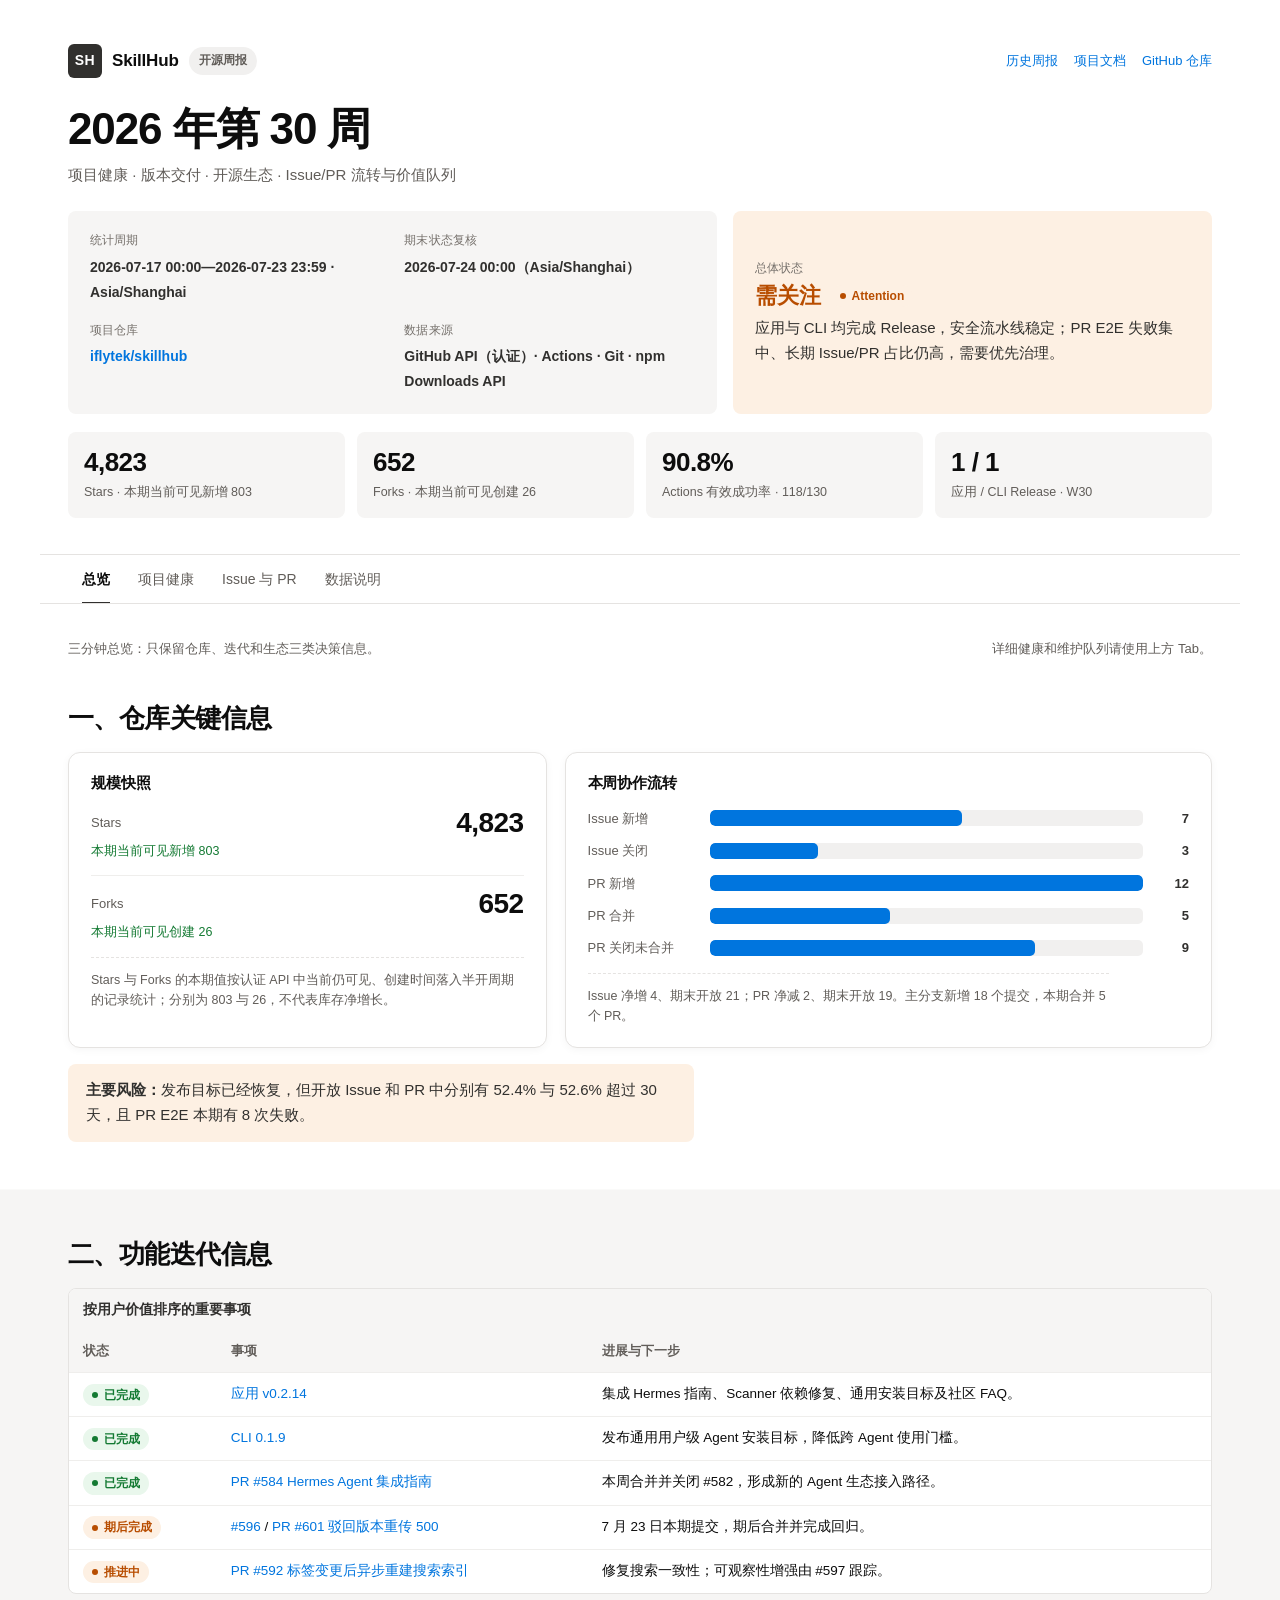
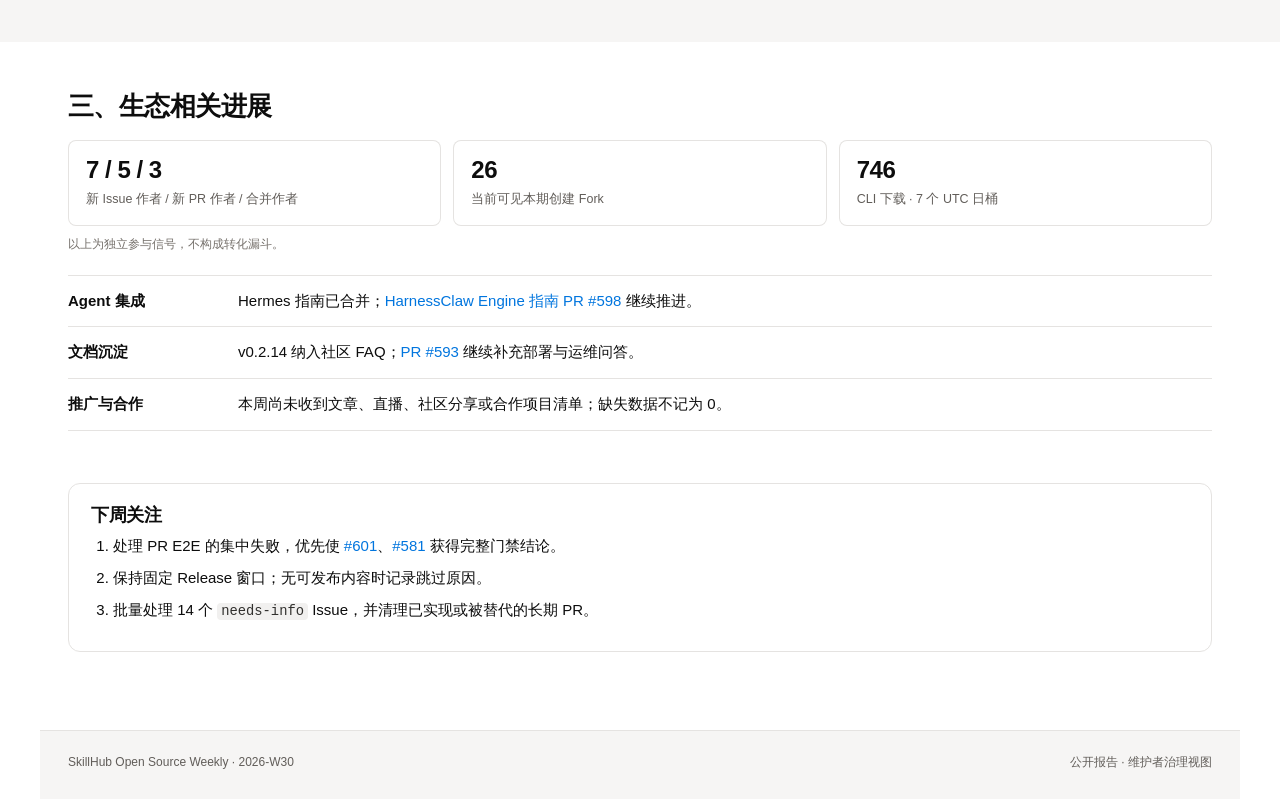
<file: site/reports/2026-W30/index.html>
<!doctype html>
<html lang="zh-CN">
<head>
  <meta charset="utf-8">
  <meta name="viewport" content="width=device-width,initial-scale=1">
  <meta name="description" content="SkillHub 2026 年第 30 周开源周报：仓库状态、功能迭代、生态进展及项目健康明细。">
  <title>SkillHub 开源周报｜2026 年第 30 周</title>
  <script>document.documentElement.classList.add('js')</script>
  <style data-report-theme="notion-light">
:root {
  color-scheme: light;
  --page: #ffffff;
  --paper: #ffffff;
  --warm: #f6f5f4;
  --ink: #0d0d0d;
  --ink-soft: #31302e;
  --muted: #615d59;
  --faint: #76716c;
  --line: #e5e3e1;
  --line-soft: #efeeec;
  --blue: #0075de;
  --blue-active: #005bab;
  --blue-soft: #f2f9ff;
  --green: #147a33;
  --green-soft: #e9f7ec;
  --orange: #b84d00;
  --orange-soft: #fdf0e3;
  --red: #b52d25;
  --red-soft: #fdecea;
  --neutral-soft: #f1f0ef;
  --focus: #097fe8;
  --radius-sm: 8px;
  --radius: 12px;
  --shadow: 0 2px 8px rgb(0 0 0 / 4%);
}

* {
  box-sizing: border-box;
}

html {
  scroll-behavior: smooth;
}

body {
  margin: 0;
  background: var(--page);
  color: var(--ink);
  font: 15px/1.65 Inter, -apple-system, BlinkMacSystemFont, "Segoe UI",
    "PingFang SC", "Hiragino Sans GB", "Microsoft YaHei", sans-serif;
  text-rendering: optimizeLegibility;
  -webkit-font-smoothing: antialiased;
}

a {
  color: var(--blue);
  text-decoration: none;
  text-underline-offset: 3px;
}

a:hover {
  color: var(--blue-active);
  text-decoration: underline;
}

button,
a {
  -webkit-tap-highlight-color: transparent;
}

:focus-visible {
  outline: 2px solid var(--focus);
  outline-offset: 3px;
}

code {
  padding: 1px 4px;
  border-radius: 4px;
  background: var(--neutral-soft);
  color: var(--ink-soft);
  font-size: .92em;
}

.skip-link {
  position: fixed;
  z-index: 30;
  top: 8px;
  left: -999px;
  padding: 8px 12px;
  border-radius: 4px;
  background: var(--ink-soft);
  color: #fff;
}

.skip-link:focus {
  left: 8px;
}

.report {
  width: min(1200px, 100%);
  min-height: 100vh;
  margin: 0 auto;
  background: var(--paper);
}

.masthead {
  padding: 44px 28px 36px;
  border-bottom: 1px solid var(--line);
}

.topline {
  display: flex;
  align-items: center;
  justify-content: space-between;
  gap: 18px;
  margin-bottom: 26px;
}

.brand {
  display: flex;
  align-items: center;
  gap: 10px;
  color: var(--ink);
}

.brand-mark {
  display: inline-flex;
  width: 34px;
  height: 34px;
  align-items: center;
  justify-content: center;
  border-radius: 6px;
  background: var(--ink-soft);
  color: #fff;
  font-size: 14px;
  font-weight: 700;
  letter-spacing: .04em;
}

.brand-name {
  font-size: 17px;
  font-weight: 700;
  letter-spacing: -.01em;
}

.brand-tag {
  padding: 4px 10px;
  border-radius: 9999px;
  background: var(--neutral-soft);
  color: var(--muted);
  font-size: 12px;
  font-weight: 600;
}

.utility-links {
  display: flex;
  flex-wrap: wrap;
  gap: 16px;
  font-size: 13px;
}

h1,
h2,
h3 {
  text-wrap: balance;
}

h1 {
  max-width: 820px;
  margin: 0;
  color: var(--ink);
  font-size: clamp(32px, 4vw, 44px);
  line-height: 1.15;
  letter-spacing: -.025em;
}

.report-sub {
  margin: 8px 0 24px;
  color: var(--muted);
  font-size: 15px;
}

.header-grid {
  display: grid;
  grid-template-columns: 1.15fr .85fr;
  gap: 16px;
}

.meta-card,
.headline {
  border-radius: var(--radius-sm);
  padding: 20px 22px;
}

.meta-card {
  background: var(--warm);
}

.meta-grid {
  display: grid;
  grid-template-columns: 1fr 1fr;
  gap: 16px 24px;
}

.meta-item .key,
.headline-label {
  display: block;
  margin-bottom: 4px;
  color: var(--faint);
  font-size: 12px;
  font-weight: 500;
  letter-spacing: .01em;
}

.meta-item .value {
  color: var(--ink-soft);
  font-size: 14px;
  font-weight: 600;
}

.period {
  margin: 0;
}

.headline {
  display: flex;
  flex-direction: column;
  justify-content: center;
  margin: 0;
  border: 0;
  background: var(--orange-soft);
  color: var(--ink-soft);
}

.headline-status {
  display: flex;
  align-items: center;
  gap: 10px;
  margin-bottom: 7px;
}

.headline-status strong {
  color: var(--orange);
  font-size: 22px;
  line-height: 1.2;
}

.headline p {
  margin: 0;
  max-width: 60ch;
}

.metrics {
  display: grid;
  grid-template-columns: repeat(4, 1fr);
  gap: 12px;
  margin-top: 18px;
  border: 0;
}

.metric {
  min-width: 0;
  padding: 16px;
  border: 0;
  border-radius: var(--radius-sm);
  background: var(--warm);
}

.metric strong {
  display: block;
  color: var(--ink);
  font-size: 26px;
  line-height: 1.15;
  letter-spacing: -.02em;
  font-variant-numeric: tabular-nums;
}

.metric span {
  display: block;
  margin-top: 4px;
  color: var(--muted);
  font-size: 12.5px;
}

.tabs-wrap {
  position: sticky;
  z-index: 20;
  top: 0;
  overflow-x: auto;
  border-bottom: 1px solid var(--line);
  background: rgb(255 255 255 / 97%);
  backdrop-filter: saturate(1.1) blur(5px);
}

.tabs {
  display: flex;
  min-width: max-content;
  padding: 0 28px;
}

.tab {
  position: relative;
  min-height: 48px;
  padding: 0 14px;
  border: 0;
  background: transparent;
  color: var(--muted);
  cursor: pointer;
  font: inherit;
  font-size: 14px;
  font-weight: 500;
}

.tab::after {
  position: absolute;
  right: 14px;
  bottom: -1px;
  left: 14px;
  height: 2px;
  background: transparent;
  content: "";
}

.tab:hover,
.tab[aria-selected="true"] {
  color: var(--ink);
}

.tab[aria-selected="true"] {
  font-weight: 600;
}

.tab[aria-selected="true"]::after {
  background: var(--ink-soft);
}

main {
  padding: 0 28px 48px;
}

.tab-panel {
  padding-top: 4px;
}

.js .tab-panel[hidden] {
  display: none;
}

.panel-intro {
  display: flex;
  justify-content: space-between;
  gap: 24px;
  margin: 30px 0 0;
  color: var(--muted);
  font-size: 13px;
}

.panel-intro p {
  margin: 0;
}

section.report-section {
  margin: 0;
  padding: 48px 0;
  border: 0;
}

.tab-panel > section.report-section:nth-of-type(even) {
  background: var(--warm);
  box-shadow: 0 0 0 100vmax var(--warm);
  clip-path: inset(0 -100vmax);
}

section.report-section:first-of-type {
  padding-top: 42px;
}

h2 {
  margin: 0 0 18px;
  color: var(--ink);
  font-size: 26px;
  line-height: 1.25;
  letter-spacing: -.02em;
}

h3 {
  margin: 30px 0 12px;
  color: var(--ink);
  font-size: 18px;
  line-height: 1.35;
  letter-spacing: -.01em;
}

p {
  max-width: 75ch;
  text-wrap: pretty;
}

.section-lead {
  margin: -7px 0 18px;
  color: var(--muted);
}

.table-wrap {
  overflow-x: auto;
  border: 1px solid var(--line);
  border-radius: var(--radius-sm);
  background: var(--paper);
}

table {
  width: 100%;
  min-width: 680px;
  border-collapse: collapse;
  font-size: 13.5px;
}

caption {
  padding: 10px 14px;
  background: var(--warm);
  color: var(--ink-soft);
  font-weight: 600;
  text-align: left;
}

th,
td {
  padding: 10px 14px;
  border-bottom: 1px solid var(--line-soft);
  vertical-align: top;
  text-align: left;
}

th {
  background: var(--warm);
  color: var(--muted);
  font-size: 12.5px;
  font-weight: 600;
  white-space: nowrap;
}

tbody tr:last-child td {
  border-bottom: 0;
}

tbody tr:hover {
  background: #faf9f8;
}

.number {
  text-align: right;
  white-space: nowrap;
  font-variant-numeric: tabular-nums;
}

.status,
.value-level {
  display: inline-flex;
  align-items: center;
  gap: 6px;
  min-width: 25px;
  padding: 4px 9px;
  border: 0;
  border-radius: 9999px;
  font-size: 12px;
  font-weight: 600;
  line-height: 1.2;
  white-space: nowrap;
}

.status::before {
  width: 6px;
  height: 6px;
  border-radius: 50%;
  background: currentColor;
  content: "";
}

.status.ok {
  background: var(--green-soft);
  color: var(--green);
}

.status.warn {
  background: var(--orange-soft);
  color: var(--orange);
}

.status.risk {
  background: var(--red-soft);
  color: var(--red);
}

.value-a {
  background: var(--red-soft);
  color: var(--red);
}

.value-b {
  background: var(--orange-soft);
  color: var(--orange);
}

.value-c {
  background: var(--blue-soft);
  color: var(--blue-active);
}

.value-d {
  background: var(--neutral-soft);
  color: var(--muted);
}

.risk-note {
  margin: 16px 0 0;
  padding: 14px 18px;
  border: 0;
  border-radius: var(--radius-sm);
  background: var(--orange-soft);
  color: var(--ink-soft);
}

.repo-visuals {
  display: grid;
  grid-template-columns: minmax(280px, .85fr) minmax(0, 1.15fr);
  gap: 18px;
}

.snapshot-list {
  display: grid;
  gap: 0;
}

.snapshot-row {
  display: grid;
  grid-template-columns: minmax(90px, 1fr) auto;
  gap: 4px 16px;
  align-items: center;
  padding: 13px 0;
  border-bottom: 1px solid var(--line-soft);
}

.snapshot-row:first-child {
  padding-top: 0;
}

.snapshot-row:last-child {
  padding-bottom: 0;
  border-bottom: 0;
}

.snapshot-row .snapshot-label {
  color: var(--muted);
  font-size: 13px;
}

.snapshot-row strong {
  color: var(--ink);
  font-size: 28px;
  line-height: 1.05;
  letter-spacing: -.02em;
  font-variant-numeric: tabular-nums;
}

.snapshot-row .snapshot-change {
  grid-column: 1 / -1;
  color: var(--muted);
  font-size: 12.5px;
}

.snapshot-row .snapshot-change.positive {
  color: var(--green);
}

.snapshot-row .snapshot-change.missing {
  color: var(--orange);
}

.chart-note {
  margin: 14px 0 0;
  padding-top: 12px;
  border-top: 1px dashed var(--line);
  color: var(--muted);
  font-size: 12.5px;
}

.ecosystem-signals {
  display: grid;
  grid-template-columns: repeat(3, minmax(0, 1fr));
  gap: 12px;
  margin-bottom: 20px;
}

.ecosystem-signal {
  padding: 16px 18px;
  border-radius: var(--radius-sm);
  background: var(--paper);
  box-shadow: inset 0 0 0 1px var(--line);
}

.ecosystem-signal strong {
  display: block;
  color: var(--ink);
  font-size: 24px;
  line-height: 1.15;
  letter-spacing: -.02em;
  font-variant-numeric: tabular-nums;
}

.ecosystem-signal span {
  display: block;
  margin-top: 5px;
  color: var(--muted);
  font-size: 12.5px;
}

.ecosystem-signal-note {
  grid-column: 1 / -1;
  margin: -3px 0 0;
  color: var(--faint);
  font-size: 12px;
}

.ecosystem-list,
.method-list {
  margin: 0;
  padding: 0;
  border-top: 1px solid var(--line);
  list-style: none;
}

.ecosystem-list li,
.method-list li {
  display: grid;
  grid-template-columns: 150px 1fr;
  gap: 20px;
  padding: 13px 0;
  border-bottom: 1px solid var(--line);
}

.method-list li {
  grid-template-columns: 180px 1fr;
}

.ecosystem-list strong,
.method-list strong {
  color: var(--ink);
}

.next-actions {
  margin: 4px 0 30px;
  padding: 20px 22px;
  border: 1px solid var(--line);
  border-radius: var(--radius);
  background: var(--paper);
}

.next-actions h2 {
  margin-bottom: 8px;
  font-size: 18px;
}

.next-actions ol {
  margin: 0;
  padding-left: 22px;
}

.next-actions li {
  margin: 7px 0;
}

.health-cards {
  display: grid;
  grid-template-columns: repeat(auto-fit, minmax(280px, 1fr));
  gap: 16px;
}

.health-card,
.chart-box,
.health-note {
  border: 1px solid var(--line);
  border-radius: var(--radius);
  background: var(--paper);
  box-shadow: var(--shadow);
}

.health-card {
  display: flex;
  flex-direction: column;
  gap: 9px;
  padding: 20px 22px;
}

.health-card .top {
  display: flex;
  align-items: center;
  justify-content: space-between;
  gap: 10px;
}

.health-card .name {
  color: var(--ink);
  font-size: 15px;
  font-weight: 700;
}

.health-card .health-metric {
  color: var(--ink);
  font-size: 27px;
  font-weight: 700;
  line-height: 1.1;
  letter-spacing: -.02em;
  font-variant-numeric: tabular-nums;
}

.health-card .health-metric small {
  color: var(--muted);
  font-size: 13px;
  font-weight: 500;
  letter-spacing: 0;
}

.health-card p {
  margin: 0;
  color: var(--ink-soft);
  font-size: 13.5px;
}

.health-card .detail {
  padding-top: 9px;
  border-top: 1px dashed var(--line);
  color: var(--muted);
  font-size: 12.5px;
}

.segbar {
  display: flex;
  height: 24px;
  overflow: hidden;
  margin: 15px 0 10px;
  border-radius: 6px;
  background: var(--neutral-soft);
}

.segbar > span {
  min-width: 2px;
  height: 100%;
}

.seg-success {
  background: #1aae39;
}

.seg-failure {
  background: #e16259;
}

.seg-auth {
  background: #e8a94b;
}

.seg-skipped {
  background: #d6d2cd;
}

.seg-cancelled {
  background: #8e8984;
}

.chart-legend {
  display: flex;
  flex-wrap: wrap;
  gap: 8px 20px;
  color: var(--muted);
  font-size: 13px;
}

.chart-legend span {
  display: inline-flex;
  align-items: center;
  gap: 7px;
}

.chart-legend i {
  width: 10px;
  height: 10px;
  border-radius: 3px;
}

.chart-legend b {
  color: var(--ink-soft);
  font-variant-numeric: tabular-nums;
}

.chart-grid {
  display: grid;
  grid-template-columns: repeat(2, minmax(0, 1fr));
  gap: 18px;
}

.chart-box {
  padding: 20px 22px;
}

.chart-box h3 {
  margin: 0 0 14px;
  font-size: 15px;
}

.bars {
  display: grid;
  gap: 11px;
}

.bar-row {
  display: grid;
  grid-template-columns: 88px 1fr 42px;
  gap: 10px;
  align-items: center;
  font-size: 13px;
}

.repo-visuals .bar-row {
  grid-template-columns: 112px 1fr 36px;
}

.bar-label {
  color: var(--muted);
  white-space: nowrap;
}

.bar-track {
  height: 16px;
  overflow: hidden;
  border-radius: 5px;
  background: var(--neutral-soft);
}

.bar-fill {
  display: block;
  height: 100%;
  min-width: 2px;
  border-radius: 5px;
  background: var(--blue);
}

.bar-fill.hot {
  background: var(--orange);
}

.bar-value {
  color: var(--ink-soft);
  font-weight: 700;
  text-align: right;
  font-variant-numeric: tabular-nums;
}

.donut-layout {
  display: grid;
  grid-template-columns: 150px 1fr;
  gap: 22px;
  align-items: center;
}

.donut {
  position: relative;
  width: 142px;
  height: 142px;
  border-radius: 50%;
  background: conic-gradient(var(--orange) 0 var(--value), #d6d2cd var(--value) 100%);
}

.donut::after {
  position: absolute;
  inset: 24px;
  border-radius: 50%;
  background: var(--paper);
  content: "";
}

.donut-center {
  position: absolute;
  z-index: 1;
  inset: 0;
  display: flex;
  flex-direction: column;
  align-items: center;
  justify-content: center;
}

.donut-center strong {
  color: var(--ink);
  font-size: 26px;
  line-height: 1.1;
}

.donut-center span {
  color: var(--muted);
  font-size: 12px;
}

.donut-copy p {
  margin: 0 0 9px;
  color: var(--ink-soft);
  font-size: 13.5px;
}

.donut-copy p:last-child {
  margin-bottom: 0;
}

.health-grid {
  display: grid;
  grid-template-columns: repeat(2, minmax(0, 1fr));
  gap: 18px;
  margin-top: 18px;
}

.chart-box + .table-wrap {
  margin-top: 18px;
}

.health-note {
  padding: 18px;
}

.health-note h3 {
  margin: 0 0 7px;
  font-size: 15px;
}

.health-note p {
  margin: 0;
  color: var(--ink-soft);
}

.flow-summary {
  display: grid;
  grid-template-columns: repeat(2, minmax(0, 1fr));
  gap: 12px;
  margin: 18px 0 24px;
}

.flow-item {
  padding: 16px 18px;
  border-radius: var(--radius-sm);
  background: var(--warm);
}

.flow-item strong {
  display: block;
  color: var(--ink);
  font-size: 20px;
  font-variant-numeric: tabular-nums;
}

.flow-item span {
  color: var(--muted);
  font-size: 12.5px;
}

details {
  margin-top: 16px;
  border: 1px solid var(--line);
  border-radius: var(--radius);
  background: var(--paper);
}

summary {
  padding: 14px 18px;
  color: var(--ink-soft);
  cursor: pointer;
  font-weight: 700;
}

.details-body {
  padding: 0 18px 16px;
}

footer {
  display: flex;
  justify-content: space-between;
  gap: 24px;
  padding: 22px 28px 28px;
  border-top: 1px solid var(--line);
  background: var(--warm);
  color: var(--muted);
  font-size: 12px;
}

.sr-only {
  position: absolute;
  width: 1px;
  height: 1px;
  padding: 0;
  margin: -1px;
  overflow: hidden;
  clip: rect(0, 0, 0, 0);
  white-space: nowrap;
  border: 0;
}

@media (max-width: 760px) {
  .masthead,
  main,
  footer {
    padding-right: 18px;
    padding-left: 18px;
  }

  .topline,
  footer,
  .panel-intro {
    align-items: flex-start;
    flex-direction: column;
    gap: 8px;
  }

  .header-grid,
  .meta-grid,
  .repo-visuals,
  .chart-grid,
  .health-grid,
  .flow-summary {
    grid-template-columns: 1fr;
  }

  .header-grid > *,
  .meta-item {
    min-width: 0;
  }

  .meta-item .value {
    overflow-wrap: anywhere;
  }

  .metrics {
    grid-template-columns: repeat(2, 1fr);
  }

  .tabs {
    padding: 0 6px;
  }

  section.report-section {
    padding: 38px 0;
  }

  .ecosystem-list li,
  .method-list li {
    grid-template-columns: 1fr;
    gap: 3px;
  }

  .ecosystem-signals {
    grid-template-columns: 1fr;
  }

  .ecosystem-signal-note {
    grid-column: auto;
  }

  .donut-layout {
    grid-template-columns: 1fr;
    justify-items: center;
  }

  .donut-copy {
    text-align: center;
  }
}

@media (max-width: 430px) {
  h1 {
    font-size: 30px;
    overflow-wrap: anywhere;
  }

  .bar-row {
    grid-template-columns: 76px 1fr 32px;
    gap: 7px;
  }

  .repo-visuals .bar-row {
    grid-template-columns: 98px 1fr 28px;
  }
}

@media (prefers-reduced-motion: reduce) {
  html {
    scroll-behavior: auto;
  }
}

@media print {
  @page {
    size: A4;
    margin: 13mm;
  }

  body {
    background: #fff;
    font-size: 10px;
  }

  .report {
    width: 100%;
  }

  .masthead,
  main,
  footer {
    padding-right: 0;
    padding-left: 0;
  }

  .tabs-wrap,
  .skip-link,
  .utility-links {
    display: none !important;
  }

  .tab-panel[hidden] {
    display: block !important;
  }

  .tab-panel {
    break-before: page;
  }

  .tab-panel:first-child {
    break-before: auto;
  }

  .tab-panel > section.report-section:nth-of-type(even) {
    background: #fff;
    box-shadow: none;
    clip-path: none;
  }

  section.report-section {
    padding: 16px 0;
  }

  h1 {
    font-size: 27px;
  }

  h2,
  h3,
  tr,
  .health-card,
  .health-note,
  .chart-box,
  .next-actions {
    break-inside: avoid;
  }

  table {
    min-width: 0;
    font-size: 8px;
  }

  th,
  td {
    padding: 5px 6px;
  }

  .health-card,
  .health-note,
  .chart-box {
    box-shadow: none;
  }

  .segbar,
  .bar-fill,
  .donut,
  .status,
  .value-level,
  .metric,
  .headline {
    print-color-adjust: exact;
    -webkit-print-color-adjust: exact;
  }
}
  </style>
  <noscript>
    <style>
      .tabs-wrap { display: none !important; }
      .tab-panel[hidden] { display: block !important; }
    </style>
  </noscript>
</head>
<body>
  <a class="skip-link" href="#report-content">跳到报告正文</a>
  <article class="report"
    data-period-start="2026-07-17T00:00:00+08:00"
    data-period-end="2026-07-24T00:00:00+08:00"
    data-period-boundary="[)"
    data-snapshot-at="2026-07-24T00:00:00+08:00"
    data-star-evidence="current-visible-arrivals"
    data-star-api-status="success"
    data-star-arrivals="803"
    data-star-observed-at="2026-07-31T16:35:58+08:00"
    data-star-start-at=""
    data-star-end-at="">
    <header class="masthead">
      <div class="topline">
        <div class="brand">
          <span class="brand-mark" aria-hidden="true">SH</span>
          <span class="brand-name">SkillHub</span>
          <span class="brand-tag">开源周报</span>
        </div>
        <nav class="utility-links" aria-label="站点链接">
          <a href="../../archive.html">历史周报</a>
          <a href="https://iflytek.github.io/skillhub/">项目文档</a>
          <a href="https://github.com/iflytek/skillhub">GitHub 仓库</a>
        </nav>
      </div>
      <h1>2026 年第 30 周</h1>
      <p class="report-sub">项目健康 · 版本交付 · 开源生态 · Issue/PR 流转与价值队列</p>
      <div class="header-grid">
        <div class="meta-card">
          <div class="meta-grid">
            <div class="meta-item">
              <span class="key">统计周期</span>
              <span class="value">2026-07-17 00:00—2026-07-23 23:59 · Asia/Shanghai</span>
            </div>
            <div class="meta-item">
              <span class="key">期末状态复核</span>
              <span class="value">2026-07-24 00:00（Asia/Shanghai）</span>
            </div>
            <div class="meta-item">
              <span class="key">项目仓库</span>
              <span class="value"><a href="https://github.com/iflytek/skillhub">iflytek/skillhub</a></span>
            </div>
            <div class="meta-item">
              <span class="key">数据来源</span>
              <span class="value">GitHub API（认证）· Actions · Git · npm Downloads API</span>
            </div>
          </div>
        </div>
        <div class="headline">
          <span class="headline-label">总体状态</span>
          <div class="headline-status">
            <strong>需关注</strong>
            <span class="status warn">Attention</span>
          </div>
          <p>应用与 CLI 均完成 Release，安全流水线稳定；PR E2E 失败集中、长期 Issue/PR 占比仍高，需要优先治理。</p>
        </div>
      </div>
      <div class="metrics" aria-label="四项核心指标">
        <div class="metric"><strong>4,823</strong><span>Stars · 本期当前可见新增 803</span></div>
        <div class="metric"><strong>652</strong><span>Forks · 本期当前可见创建 26</span></div>
        <div class="metric"><strong>90.8%</strong><span>Actions 有效成功率 · 118/130</span></div>
        <div class="metric"><strong>1 / 1</strong><span>应用 / CLI Release · W30</span></div>
      </div>
    </header>

    <div class="tabs-wrap">
      <nav class="tabs" role="tablist" aria-label="周报视图">
        <button class="tab" id="tab-overview" type="button" role="tab" aria-selected="true"
          aria-controls="panel-overview" tabindex="0" data-tab="overview">总览</button>
        <button class="tab" id="tab-health" type="button" role="tab" aria-selected="false"
          aria-controls="panel-health" tabindex="-1" data-tab="health">项目健康</button>
        <button class="tab" id="tab-flow" type="button" role="tab" aria-selected="false"
          aria-controls="panel-flow" tabindex="-1" data-tab="flow">Issue 与 PR</button>
        <button class="tab" id="tab-method" type="button" role="tab" aria-selected="false"
          aria-controls="panel-method" tabindex="-1" data-tab="method">数据说明</button>
      </nav>
    </div>

    <main id="report-content">
      <div class="tab-panel" id="panel-overview" role="tabpanel" tabindex="0"
        aria-labelledby="tab-overview" data-panel="overview">
        <div class="panel-intro">
          <p>三分钟总览：只保留仓库、迭代和生态三类决策信息。</p>
          <p>详细健康和维护队列请使用上方 Tab。</p>
        </div>

        <section class="report-section" data-module="repository-summary" aria-labelledby="repository-title">
          <h2 id="repository-title">一、仓库关键信息</h2>
          <div class="repo-visuals">
            <div class="chart-box" data-module="repository-scale">
              <h3>规模快照</h3>
              <div class="snapshot-list">
                <div class="snapshot-row">
                  <span class="snapshot-label">Stars</span>
                  <strong>4,823</strong>
                  <span class="snapshot-change positive">本期当前可见新增 803</span>
                </div>
                <div class="snapshot-row">
                  <span class="snapshot-label">Forks</span>
                  <strong>652</strong>
                  <span class="snapshot-change positive">本期当前可见创建 26</span>
                </div>
              </div>
              <p class="chart-note">Stars 与 Forks 的本期值按认证 API 中当前仍可见、创建时间落入半开周期的记录统计；分别为 803 与 26，不代表库存净增长。</p>
            </div>
            <div class="chart-box" data-module="weekly-collaboration-chart">
              <h3>本周协作流转</h3>
              <div class="bars" role="img" aria-label="W30 协作流转：Issue 新增 7 个、关闭 3 个；PR 新增 12 个、合并 5 个、关闭未合并 9 个">
                <div class="bar-row"><span class="bar-label">Issue 新增</span><span class="bar-track"><span class="bar-fill" style="width:58.3%"></span></span><span class="bar-value">7</span></div>
                <div class="bar-row"><span class="bar-label">Issue 关闭</span><span class="bar-track"><span class="bar-fill" style="width:25%"></span></span><span class="bar-value">3</span></div>
                <div class="bar-row"><span class="bar-label">PR 新增</span><span class="bar-track"><span class="bar-fill" style="width:100%"></span></span><span class="bar-value">12</span></div>
                <div class="bar-row"><span class="bar-label">PR 合并</span><span class="bar-track"><span class="bar-fill" style="width:41.7%"></span></span><span class="bar-value">5</span></div>
                <div class="bar-row"><span class="bar-label">PR 关闭未合并</span><span class="bar-track"><span class="bar-fill" style="width:75%"></span></span><span class="bar-value">9</span></div>
              </div>
              <p class="chart-note">Issue 净增 4、期末开放 21；PR 净减 2、期末开放 19。主分支新增 18 个提交，本期合并 5 个 PR。</p>
            </div>
          </div>
          <p class="risk-note"><strong>主要风险：</strong>发布目标已经恢复，但开放 Issue 和 PR 中分别有 52.4% 与 52.6% 超过 30 天，且 PR E2E 本期有 8 次失败。</p>
        </section>

        <section class="report-section" data-module="feature-iterations" aria-labelledby="feature-title">
          <h2 id="feature-title">二、功能迭代信息</h2>
          <div class="table-wrap">
            <table>
              <caption>按用户价值排序的重要事项</caption>
              <thead><tr><th>状态</th><th>事项</th><th>进展与下一步</th></tr></thead>
              <tbody>
                <tr>
                  <td><span class="status ok">已完成</span></td>
                  <td><a href="https://github.com/iflytek/skillhub/releases/tag/v0.2.14">应用 v0.2.14</a></td>
                  <td>集成 Hermes 指南、Scanner 依赖修复、通用安装目标及社区 FAQ。</td>
                </tr>
                <tr>
                  <td><span class="status ok">已完成</span></td>
                  <td><a href="https://github.com/iflytek/skillhub/releases/tag/cli-v0.1.9">CLI 0.1.9</a></td>
                  <td>发布通用用户级 Agent 安装目标，降低跨 Agent 使用门槛。</td>
                </tr>
                <tr>
                  <td><span class="status ok">已完成</span></td>
                  <td><a href="https://github.com/iflytek/skillhub/pull/584">PR #584 Hermes Agent 集成指南</a></td>
                  <td>本周合并并关闭 #582，形成新的 Agent 生态接入路径。</td>
                </tr>
                <tr>
                  <td><span class="status warn">期后完成</span></td>
                  <td><a href="https://github.com/iflytek/skillhub/issues/596">#596</a> / <a href="https://github.com/iflytek/skillhub/pull/601">PR #601 驳回版本重传 500</a></td>
                  <td>7 月 23 日本期提交，期后合并并完成回归。</td>
                </tr>
                <tr>
                  <td><span class="status warn">推进中</span></td>
                  <td><a href="https://github.com/iflytek/skillhub/pull/592">PR #592 标签变更后异步重建搜索索引</a></td>
                  <td>修复搜索一致性；可观察性增强由 #597 跟踪。</td>
                </tr>
              </tbody>
            </table>
          </div>
        </section>

        <section class="report-section" data-module="ecosystem-progress" aria-labelledby="ecosystem-title">
          <h2 id="ecosystem-title">三、生态相关进展</h2>
          <div class="ecosystem-signals" data-module="ecosystem-signals" role="img"
            aria-label="W30 开源生态参与信号：7 位新 Issue 作者、5 位新 PR 作者、3 位合并作者；当前可见本期创建 Fork 26 个；SkillHub CLI 在 2026 年 7 月 17 日至 23 日 UTC 日桶下载 746 次">
            <div class="ecosystem-signal"><strong>7 / 5 / 3</strong><span>新 Issue 作者 / 新 PR 作者 / 合并作者</span></div>
            <div class="ecosystem-signal"><strong>26</strong><span>当前可见本期创建 Fork</span></div>
            <div class="ecosystem-signal"><strong>746</strong><span>CLI 下载 · 7 个 UTC 日桶</span></div>
            <p class="ecosystem-signal-note">以上为独立参与信号，不构成转化漏斗。</p>
          </div>
          <ul class="ecosystem-list">
            <li><strong>Agent 集成</strong><span>Hermes 指南已合并；<a href="https://github.com/iflytek/skillhub/pull/598">HarnessClaw Engine 指南 PR #598</a> 继续推进。</span></li>
            <li><strong>文档沉淀</strong><span>v0.2.14 纳入社区 FAQ；<a href="https://github.com/iflytek/skillhub/pull/593">PR #593</a> 继续补充部署与运维问答。</span></li>
            <li><strong>推广与合作</strong><span>本周尚未收到文章、直播、社区分享或合作项目清单；缺失数据不记为 0。</span></li>
          </ul>
        </section>

        <aside class="next-actions" data-module="next-actions" aria-labelledby="next-title">
          <h2 id="next-title">下周关注</h2>
          <ol>
            <li>处理 PR E2E 的集中失败，优先使 <a href="https://github.com/iflytek/skillhub/pull/601">#601</a>、<a href="https://github.com/iflytek/skillhub/pull/581">#581</a> 获得完整门禁结论。</li>
            <li>保持固定 Release 窗口；无可发布内容时记录跳过原因。</li>
            <li>批量处理 14 个 <code>needs-info</code> Issue，并清理已实现或被替代的长期 PR。</li>
          </ol>
        </aside>
      </div>

      <div class="tab-panel" id="panel-health" role="tabpanel" tabindex="0"
        aria-labelledby="tab-health" data-panel="health" hidden>
        <div class="panel-intro">
          <p>项目健康详情：用于维护者判断工程、交付和治理风险。</p>
          <p>成功流水线不等同于“无漏洞”。</p>
        </div>

        <section class="report-section" data-module="health-summary" aria-labelledby="health-summary-title">
          <h2 id="health-summary-title">项目健康状态</h2>
          <div class="health-cards">
            <article class="health-card">
              <div class="top"><span class="name">工程稳定性</span><span class="status warn">需关注</span></div>
              <div class="health-metric">90.8% <small>118/130</small></div>
              <p>12 次失败中有 8 次来自 PR E2E。</p>
              <div class="detail">失败覆盖多个开发分支，需要区分回归与环境问题。</div>
            </article>
            <article class="health-card">
              <div class="top"><span class="name">安全流水线</span><span class="status ok">稳定</span></div>
              <div class="health-metric">31 / 31 <small>执行成功</small></div>
              <p>另有 9 次等待授权、1 次条件跳过。</p>
              <div class="detail">执行成功不代表公开漏洞数量为 0。</div>
            </article>
            <article class="health-card">
              <div class="top"><span class="name">自动化运营</span><span class="status warn">需关注</span></div>
              <div class="health-metric">27 / 28 <small>Backlog Rescore</small></div>
              <p>DeepWiki 1 次失败；镜像发布 2 成功、1 失败。</p>
              <div class="detail">治理自动化整体可用，但存在分散失败点。</div>
            </article>
            <article class="health-card">
              <div class="top"><span class="name">Release 交付</span><span class="status ok">达成</span></div>
              <div class="health-metric">1 / 1 <small>应用 / CLI</small></div>
              <p>v0.2.14 与 cli-v0.1.9 均在本周发布。</p>
              <div class="detail">周度 Release 目标恢复。</div>
            </article>
            <article class="health-card">
              <div class="top"><span class="name">Issue 治理</span><span class="status warn">需关注</span></div>
              <div class="health-metric">52.4% <small>11/21 超 30 天</small></div>
              <p>14 个开放 Issue 仍带有 <code>needs-info</code>。</p>
              <div class="detail">长期积压与信息补充队列需要并行清理。</div>
            </article>
            <article class="health-card">
              <div class="top"><span class="name">PR 治理</span><span class="status risk">风险</span></div>
              <div class="health-metric">52.6% <small>10/19 超 30 天</small></div>
              <p>Review 与关闭决策不足。</p>
              <div class="detail">长期存量占比已成为本周最明显治理风险。</div>
            </article>
          </div>
        </section>

        <section class="report-section" data-module="workflow-execution" aria-labelledby="ci-title">
          <h2 id="ci-title">CI 与自动化执行</h2>
          <p class="section-lead">统计期内有 205 条 Actions 记录，其中 118 次成功、12 次失败、32 次等待授权、42 次跳过、1 次取消。</p>
          <div class="chart-box" data-module="actions-outcome-chart">
            <h3>Actions 结果构成</h3>
            <div class="segbar" role="img" aria-label="W30 Actions 共 205 条记录：成功 118，失败 12，等待授权 32，条件跳过 42，取消 1">
              <span class="seg-success" style="width:57.56%"></span>
              <span class="seg-failure" style="width:5.85%"></span>
              <span class="seg-auth" style="width:15.61%"></span>
              <span class="seg-skipped" style="width:20.49%"></span>
              <span class="seg-cancelled" style="width:.49%"></span>
            </div>
            <div class="chart-legend" aria-hidden="true">
              <span><i class="seg-success"></i>成功 <b>118</b></span>
              <span><i class="seg-failure"></i>失败 <b>12</b></span>
              <span><i class="seg-auth"></i>等待授权 <b>32</b></span>
              <span><i class="seg-skipped"></i>跳过 <b>42</b></span>
              <span><i class="seg-cancelled"></i>取消 <b>1</b></span>
            </div>
          </div>
          <div class="table-wrap">
            <table>
              <caption>工作流执行明细</caption>
              <thead>
                <tr><th>工作流</th><th class="number">总记录</th><th class="number">成功</th><th class="number">失败</th><th class="number">等待授权</th><th class="number">跳过/取消</th></tr>
              </thead>
              <tbody>
                <tr><td>PR Tests</td><td class="number">35</td><td class="number">23</td><td class="number">1</td><td class="number">9</td><td class="number">2</td></tr>
                <tr><td>PR E2E Tests</td><td class="number">21</td><td class="number">5</td><td class="number">8</td><td class="number">8</td><td class="number">0</td></tr>
                <tr><td>PR CLI</td><td class="number">6</td><td class="number">5</td><td class="number">0</td><td class="number">1</td><td class="number">0</td></tr>
                <tr><td>PR Scripts</td><td class="number">12</td><td class="number">7</td><td class="number">0</td><td class="number">5</td><td class="number">0</td></tr>
                <tr><td>PR Helm Chart</td><td class="number">1</td><td class="number">1</td><td class="number">0</td><td class="number">0</td><td class="number">0</td></tr>
                <tr><td>Security</td><td class="number">41</td><td class="number">31</td><td class="number">0</td><td class="number">9</td><td class="number">1</td></tr>
                <tr><td>Issue Backlog Rescore</td><td class="number">28</td><td class="number">27</td><td class="number">1</td><td class="number">0</td><td class="number">0</td></tr>
                <tr><td>Issue Triage</td><td class="number">49</td><td class="number">12</td><td class="number">0</td><td class="number">0</td><td class="number">37</td></tr>
                <tr><td>Publish Images</td><td class="number">3</td><td class="number">2</td><td class="number">1</td><td class="number">0</td><td class="number">0</td></tr>
                <tr><td>Release CLI</td><td class="number">1</td><td class="number">1</td><td class="number">0</td><td class="number">0</td><td class="number">0</td></tr>
                <tr><td>其他自动化</td><td class="number">8</td><td class="number">4</td><td class="number">1</td><td class="number">0</td><td class="number">3</td></tr>
              </tbody>
            </table>
          </div>
          <p class="risk-note"><strong>本期薄弱点：</strong>PR E2E 实际形成结论的 13 次运行中有 8 次失败；需区分真实回归、环境不稳定和分支早期失败，不能只看最终合并结果。</p>
        </section>

        <section class="report-section" data-module="delivery-and-backlog" aria-labelledby="delivery-title">
          <h2 id="delivery-title">安全、Release 与存量健康</h2>
          <div class="health-grid">
            <article class="health-note">
              <h3>安全与供应链</h3>
              <p>Security 31 次实际执行全部成功，另有 9 次等待授权、1 次条件跳过。公开数据无法确认 Dependabot、CodeQL 未修复告警和生产扫描任务数量。</p>
            </article>
            <article class="health-note">
              <h3>Release 交付</h3>
              <p><a href="https://github.com/iflytek/skillhub/releases/tag/v0.2.14">v0.2.14</a> 与 <a href="https://github.com/iflytek/skillhub/releases/tag/cli-v0.1.9">cli-v0.1.9</a> 均在 7 月 22 日发布，本周目标达成。</p>
            </article>
          </div>
          <h3>Issue 健康</h3>
          <div class="chart-grid">
            <div class="chart-box" data-module="issue-age-chart">
              <h3>开放 Issue 年龄结构</h3>
              <div class="bars" role="img" aria-label="W30 当前开放 Issue 21 个：不足 7 天 5 个，7 到 13 天 3 个，14 到 29 天 2 个，30 天以上 11 个">
                <div class="bar-row"><span class="bar-label">&lt; 7 天</span><span class="bar-track"><span class="bar-fill" style="width:45.5%"></span></span><span class="bar-value">5</span></div>
                <div class="bar-row"><span class="bar-label">7—13 天</span><span class="bar-track"><span class="bar-fill" style="width:27.3%"></span></span><span class="bar-value">3</span></div>
                <div class="bar-row"><span class="bar-label">14—29 天</span><span class="bar-track"><span class="bar-fill" style="width:18.2%"></span></span><span class="bar-value">2</span></div>
                <div class="bar-row"><span class="bar-label">≥ 30 天</span><span class="bar-track"><span class="bar-fill hot" style="width:100%"></span></span><span class="bar-value">11</span></div>
              </div>
              <p class="chart-note">52.4% 已超过 30 天；长期存量与信息补充队列仍需并行治理。</p>
            </div>
            <div class="chart-box" data-module="issue-needs-info-chart">
              <h3><code>needs-info</code> 占比</h3>
              <div class="donut-layout">
                <div class="donut" style="--value:66.7%" role="img" aria-label="W30 当前开放 Issue 中，14 个带 needs-info 标签，占 21 个开放 Issue 的 66.7%">
                  <div class="donut-center"><strong>66.7%</strong><span>14 / 21</span></div>
                </div>
                <div class="donut-copy">
                  <p><strong>14 个</strong>开放 Issue 仍需补充信息。</p>
                  <p>数量与 W29 持平，尚未形成可观察的清理进展。</p>
                </div>
              </div>
            </div>
          </div>
          <h3>PR 健康</h3>
          <div class="chart-box" data-module="pr-age-chart">
            <h3>开放 PR 年龄结构</h3>
            <div class="bars" role="img" aria-label="W30 当前开放 PR 19 个：不足 7 天 5 个，7 到 13 天 1 个，14 到 29 天 3 个，30 天以上 10 个">
              <div class="bar-row"><span class="bar-label">&lt; 7 天</span><span class="bar-track"><span class="bar-fill" style="width:50%"></span></span><span class="bar-value">5</span></div>
              <div class="bar-row"><span class="bar-label">7—13 天</span><span class="bar-track"><span class="bar-fill" style="width:10%"></span></span><span class="bar-value">1</span></div>
              <div class="bar-row"><span class="bar-label">14—29 天</span><span class="bar-track"><span class="bar-fill" style="width:30%"></span></span><span class="bar-value">3</span></div>
              <div class="bar-row"><span class="bar-label">≥ 30 天</span><span class="bar-track"><span class="bar-fill hot" style="width:100%"></span></span><span class="bar-value">10</span></div>
            </div>
            <p class="chart-note">52.6% 已超过 30 天；Review 与关闭决策仍是主要治理瓶颈。</p>
          </div>
        </section>

        <section class="report-section" data-module="observable-response" aria-labelledby="response-title">
          <h2 id="response-title">社区响应</h2>
          <p>本期 7 个新增 Issue 中，#586、#594 已关闭，#596 在期后形成配对 PR #601，#597 由 PR #592 继续跟踪。按“关闭或形成明确配对实现”统计，截至快照可观察处置覆盖为 4/7；该口径不等同于首次维护者响应 SLA。</p>
        </section>
      </div>

      <div class="tab-panel" id="panel-flow" role="tabpanel" tabindex="0"
        aria-labelledby="tab-flow" data-panel="flow" hidden>
        <div class="panel-intro">
          <p>先看本周流转，再看当前高价值维护队列。</p>
          <p>价值级别是人工治理判断，不替代仓库标签。</p>
        </div>

        <section class="report-section" data-module="weekly-flow" aria-labelledby="flow-title">
          <h2 id="flow-title">本周 Issue 与 PR 流转</h2>
          <div class="flow-summary">
            <div class="flow-item"><strong>Issue +7 / -3</strong><span>净增 4 · 期末开放 21</span></div>
            <div class="flow-item"><strong>PR +12 / 合并 5</strong><span>关闭未合并 9 · 净减 2 · 期末开放 19</span></div>
          </div>

          <h3>新增 Issue（按价值排序）</h3>
          <div class="table-wrap">
            <table>
              <caption class="sr-only">W30 新增 Issue 价值排序</caption>
              <thead><tr><th>价值</th><th>Issue</th><th>判断</th><th>当前进展</th></tr></thead>
              <tbody>
                <tr><td><span class="value-level value-a">A</span></td><td><a href="https://github.com/iflytek/skillhub/issues/596">#596 驳回版本同版本号重传返回 500</a></td><td>直接阻断发布核心流程。</td><td>配对 PR #601 已提交，CI/E2E 待修复。</td></tr>
                <tr><td><span class="value-level value-a">A</span></td><td><a href="https://github.com/iflytek/skillhub/issues/586">#586 启动脚本缺少 Cookie Secret</a></td><td>阻断依赖 OSS 脚本部署的用户。</td><td>本期完成同步并关闭。</td></tr>
                <tr><td><span class="value-level value-a">A</span></td><td><a href="https://github.com/iflytek/skillhub/issues/594">#594 GitLab OAuth Base URI 不生效</a></td><td>影响企业身份接入，官方标记 high risk。</td><td>本周约 4 小时内关闭；需保留关闭依据。</td></tr>
                <tr><td><span class="value-level value-b">B</span></td><td><a href="https://github.com/iflytek/skillhub/issues/602">#602 MCP 广场与专家包</a></td><td>有生态价值，但会扩大产品与维护边界。</td><td>需先确认与 Registry 集合、Agent 集成的关系。</td></tr>
                <tr><td><span class="value-level value-b">B</span></td><td><a href="https://github.com/iflytek/skillhub/issues/597">#597 搜索异步重建缺少 MDC、重试与指标</a></td><td>关系到索引长期一致性和可运维性。</td><td>作为 PR #592 的稳健性后续。</td></tr>
                <tr><td><span class="value-level value-c">C</span></td><td><a href="https://github.com/iflytek/skillhub/issues/587">#587 Skill Health Score</a></td><td>治理价值存在，但需先定义外部遥测契约。</td><td>当前信息不足，需明确遥测来源与责任边界。</td></tr>
                <tr><td><span class="value-level value-d">D</span></td><td><a href="https://github.com/iflytek/skillhub/issues/589">#589 Skill 工作台</a></td><td>可能把 Registry 扩展为创作 IDE。</td><td>已标记 deferred，建议独立验证。</td></tr>
              </tbody>
            </table>
          </div>

          <h3>新增、合并与关闭 PR</h3>
          <div class="table-wrap">
            <table>
              <caption class="sr-only">W30 关键 PR 流转</caption>
              <thead><tr><th>类型</th><th>价值</th><th>PR</th><th>结果与判断</th></tr></thead>
              <tbody>
                <tr><td>新增</td><td><span class="value-level value-a">A</span></td><td><a href="https://github.com/iflytek/skillhub/pull/601">#601 驳回版本重传修复</a></td><td>7 月 23 日本期提交，期后合并并完成回归。</td></tr>
                <tr><td>新增</td><td><span class="value-level value-a">A</span></td><td><a href="https://github.com/iflytek/skillhub/pull/592">#592 搜索索引异步重建</a></td><td>修复标签变化后的搜索一致性，当前仍开放。</td></tr>
                <tr><td>合并</td><td><span class="value-level value-b">B</span></td><td><a href="https://github.com/iflytek/skillhub/pull/529">#529 双语 FAQ</a> / <a href="https://github.com/iflytek/skillhub/pull/591">#591 Scanner 依赖固定</a> / <a href="https://github.com/iflytek/skillhub/pull/595">#595 CLI 0.1.9</a></td><td>完成社区文档、镜像构建和 CLI 发版闭环。</td></tr>
                <tr><td>合并</td><td><span class="value-level value-b">B</span></td><td><a href="https://github.com/iflytek/skillhub/pull/584">#584 Hermes 指南</a> / <a href="https://github.com/iflytek/skillhub/pull/585">#585 通用安装目标</a></td><td>完成 Agent 集成和跨 Agent 安装路径。</td></tr>
                <tr><td>新增</td><td><span class="value-level value-c">C</span></td><td><a href="https://github.com/iflytek/skillhub/pull/593">#593 运维 FAQ</a> / <a href="https://github.com/iflytek/skillhub/pull/598">#598 HarnessClaw 指南</a></td><td>文档型贡献，完成事实核对后可小步合并。</td></tr>
                <tr><td>新增</td><td><span class="value-level value-c">C</span></td><td><a href="https://github.com/iflytek/skillhub/pull/599">#599 README 引导</a> / <a href="https://github.com/iflytek/skillhub/pull/600">#600 项目网站</a></td><td>#599 期后合并；#600 本期关闭未合并。</td></tr>
                <tr><td>其他新增</td><td>—</td><td>#588 / #590</td><td>覆盖俄语本地化与安全修复，均在本期关闭未合并。</td></tr>
                <tr><td>关闭未合并</td><td>—</td><td>#317 / #459 / #569 / #572 / #575 / #578</td><td>配合新增后关闭的 #588、#590、#600，本期共完成 9 个未合并关闭决策。</td></tr>
              </tbody>
            </table>
          </div>
        </section>

        <section class="report-section" data-module="priority-queue" aria-labelledby="priority-title">
          <h2 id="priority-title">当前高价值维护队列</h2>
          <p class="section-lead">以下为 2026-07-23 22:00 快照，只列需要明确决策的 A/B 项；价值分级不替代仓库标签。</p>

          <h3>Issue：A 级优先处理</h3>
          <div class="table-wrap">
            <table>
              <caption class="sr-only">A 级开放 Issue</caption>
              <thead><tr><th>Issue</th><th>价值判断</th><th>建议动作</th></tr></thead>
              <tbody>
                <tr><td><a href="https://github.com/iflytek/skillhub/issues/596">#596 驳回版本重传 500</a></td><td>发布核心流程确定性错误。</td><td>修复 #601 门禁后优先合并并回归版本指针。</td></tr>
                <tr><td><a href="https://github.com/iflytek/skillhub/issues/580">#580 namespace 可见性</a></td><td>企业治理核心体验，已有配对实现。</td><td>收敛 PR #581 范围并完成完整门禁。</td></tr>
                <tr><td><a href="https://github.com/iflytek/skillhub/issues/516">#516 多 Skill 仓库导入与同步</a></td><td>与 Registry 增长定位高度一致。</td><td>先形成一期验收标准，再做扫描与批量发布。</td></tr>
                <tr><td><a href="https://github.com/iflytek/skillhub/issues/518">#518 SemVer 与预发布版本</a></td><td>Registry 基础协议，文档与实现需统一。</td><td>先统一兼容、排序、latest 与 prerelease 规则。</td></tr>
              </tbody>
            </table>
          </div>

          <h3>Issue：B 级需设计或严格审查</h3>
          <div class="table-wrap">
            <table>
              <caption class="sr-only">B 级开放 Issue</caption>
              <thead><tr><th>Issue</th><th>建议动作</th></tr></thead>
              <tbody>
                <tr><td><a href="https://github.com/iflytek/skillhub/issues/597">#597 搜索异步路径可观察性</a></td><td>先补失败指标与 MDC，再决定有界重试。</td></tr>
                <tr><td><a href="https://github.com/iflytek/skillhub/issues/583">#583 DingTalk OAuth</a></td><td>围绕 Issue 对 PR #467 做集中安全评审。</td></tr>
                <tr><td><a href="https://github.com/iflytek/skillhub/issues/579">#579 来源证明、签名与 SBOM</a></td><td>拆分 fingerprint、签名验证和 SBOM。</td></tr>
                <tr><td><a href="https://github.com/iflytek/skillhub/issues/556">#556 合规元数据与审计</a></td><td>审查领域模型、迁移、查询性能与 API 生成。</td></tr>
                <tr><td><a href="https://github.com/iflytek/skillhub/issues/452">#452 Skill Evaluation</a></td><td>先做外部执行、SkillHub 接收并展示结果的窄版本。</td></tr>
              </tbody>
            </table>
          </div>

          <h3>PR：A 级优先推进</h3>
          <div class="table-wrap">
            <table>
              <caption class="sr-only">A 级开放 PR</caption>
              <thead><tr><th>PR</th><th>价值判断</th><th>建议动作</th></tr></thead>
              <tbody>
                <tr><td><a href="https://github.com/iflytek/skillhub/pull/601">#601 修复驳回版本重传 500</a></td><td>直接修复发布核心流程。</td><td>定位 PR Tests/E2E 失败，完整通过后优先合并。</td></tr>
                <tr><td><a href="https://github.com/iflytek/skillhub/pull/581">#581 namespace 可见性</a></td><td>用户价值高，但范围较大。</td><td>核对无关变更，rebase 后重跑完整门禁。</td></tr>
                <tr><td><a href="https://github.com/iflytek/skillhub/pull/592">#592 搜索索引异步重建</a></td><td>修复真实索引一致性错误。</td><td>确认完整 CI；稳健性问题由 #597 跟踪。</td></tr>
                <tr><td><a href="https://github.com/iflytek/skillhub/pull/593">#593 部署与运维 FAQ</a></td><td>低风险，可降低社区支持成本。</td><td>完成事实校对后合并。</td></tr>
              </tbody>
            </table>
          </div>

          <details data-module="cleanup-queue">
            <summary>展开：需要清理的长期 PR</summary>
            <div class="details-body">
              <p><a href="https://github.com/iflytek/skillhub/pull/460">#460</a>、<a href="https://github.com/iflytek/skillhub/pull/457">#457</a>、<a href="https://github.com/iflytek/skillhub/pull/442">#442</a> 已被主干实现或替代；<a href="https://github.com/iflytek/skillhub/pull/437">#437</a> 依赖未推进的父 PR。建议确认无剩余差异后关闭。</p>
            </div>
          </details>
        </section>
      </div>

      <div class="tab-panel" id="panel-method" role="tabpanel" tabindex="0"
        aria-labelledby="tab-method" data-panel="method" hidden>
        <div class="panel-intro">
          <p>这里说明时间边界、数据来源与缺失项。</p>
          <p>缺失数据均标为“未取得”，不替换为 0。</p>
        </div>

        <section class="report-section" data-module="metric-definitions" aria-labelledby="method-title">
          <h2 id="method-title">统计口径</h2>
          <ul class="method-list">
            <li><strong>统计周期</strong><span>展示为 2026-07-17 00:00—2026-07-23 23:59，Asia/Shanghai；程序过滤采用等价半开区间 <code>[2026-07-17 00:00, 2026-07-24 00:00)</code>，对应 UTC 为 7 月 16 日 16:00 至 7 月 23 日 16:00。</span></li>
            <li><strong>期末状态</strong><span>仓库累计数与开放队列取 2026-07-23 22:00 快照；复核后续两小时 Issue/PR 事件流无变化，因此期末开放 Issue 21、PR 19。Star 当前可见新增另按 7 月 31 日认证列表重算。</span></li>
            <li><strong>Star 证据</strong><span>803 表示 7 月 31 日 16:35 认证 API 中，<code>starred_at</code> 落入本期且当前仍可见的 Stargazer；它不代表 Star 库存净增长。</span></li>
            <li><strong>周期衔接</strong><span>W29 的排他截止与 W30 起始均为 7 月 17 日 00:00；W30 的排他截止与 W31 起始均为 7 月 24 日 00:00，相邻报告无重叠。</span></li>
            <li><strong>期后进展</strong><span>7 月 24 日 00:00 及以后发生的合并、关闭和 Release 只作为后续状态，不计入 W30。</span></li>
            <li><strong>Actions 成功率</strong><span><code>success / (success + failure)</code>；等待授权、条件跳过和取消不进入分母。</span></li>
            <li><strong>Issue / PR</strong><span>GitHub Issues API 会同时返回 PR，本报告分开统计；价值 A—D 为人工治理判断。</span></li>
            <li><strong>推广数据</strong><span>推广动作由维护者补录；Fork、下载、Issue 作者和 PR 作者不组成转化漏斗。</span></li>
          </ul>
        </section>

        <section class="report-section" data-module="source-coverage" aria-labelledby="source-title">
          <h2 id="source-title">数据来源与限制</h2>
          <div class="table-wrap">
            <table>
              <caption>来源覆盖</caption>
              <thead><tr><th>来源</th><th>用途</th><th>限制</th></tr></thead>
              <tbody>
                <tr><td>GitHub API（认证）</td><td>仓库、Issue、PR、Release、Actions、Fork、Stargazer <code>starred_at</code></td><td>没有周期起止两份库存快照；当前可见新增不等于净增长。</td></tr>
                <tr><td>Git 标签与提交历史</td><td>核对 v0.2.14 交付内容</td><td>只用于补充公开 Release 信息。</td></tr>
                <tr><td>npm Downloads API</td><td><code>@astron-team/skillhub</code> 的 7 个 UTC 日桶</td><td>746 次下载不等同于独立用户，且覆盖范围与 Asia/Shanghai 周期不完全对齐。</td></tr>
                <tr><td>维护者人工判断</td><td>价值排序、推广动作和产品边界</td><td>推广动作尚未提供。</td></tr>
              </tbody>
            </table>
          </div>
          <p class="risk-note"><strong>未取得：</strong>GitHub Traffic、Referrers、W30 起止两份可比 Star/Fork 库存快照、私有安全告警，以及生产 SkillHub 实例的可用率、延迟、Skill 数量和扫描成功率。</p>
        </section>
      </div>
    </main>

    <footer>
      <span>SkillHub Open Source Weekly · 2026-W30</span>
      <span>公开报告 · 维护者治理视图</span>
    </footer>
  </article>

  <script>
    (function () {
      var tabs = Array.prototype.slice.call(document.querySelectorAll('[role="tab"]'));
      var panels = Array.prototype.slice.call(document.querySelectorAll('[role="tabpanel"]'));

      function activate(name, moveFocus, updateHash) {
        var nextTab = tabs.find(function (tab) { return tab.dataset.tab === name; }) || tabs[0];
        tabs.forEach(function (tab) {
          var selected = tab === nextTab;
          tab.setAttribute('aria-selected', selected ? 'true' : 'false');
          tab.tabIndex = selected ? 0 : -1;
        });
        panels.forEach(function (panel) {
          panel.hidden = panel.dataset.panel !== nextTab.dataset.tab;
        });
        if (moveFocus) nextTab.focus();
        if (updateHash && history.replaceState) {
          history.replaceState(null, '', '#' + nextTab.dataset.tab);
        }
      }

      tabs.forEach(function (tab, index) {
        tab.addEventListener('click', function () {
          activate(tab.dataset.tab, false, true);
        });
        tab.addEventListener('keydown', function (event) {
          var nextIndex = index;
          if (event.key === 'ArrowRight') nextIndex = (index + 1) % tabs.length;
          else if (event.key === 'ArrowLeft') nextIndex = (index - 1 + tabs.length) % tabs.length;
          else if (event.key === 'Home') nextIndex = 0;
          else if (event.key === 'End') nextIndex = tabs.length - 1;
          else return;
          event.preventDefault();
          activate(tabs[nextIndex].dataset.tab, true, true);
        });
      });

      window.addEventListener('hashchange', function () {
        activate(location.hash.replace('#', ''), false, false);
      });
      activate(location.hash.replace('#', ''), false, false);
    }());
  </script>
</body>
</html>
</file>
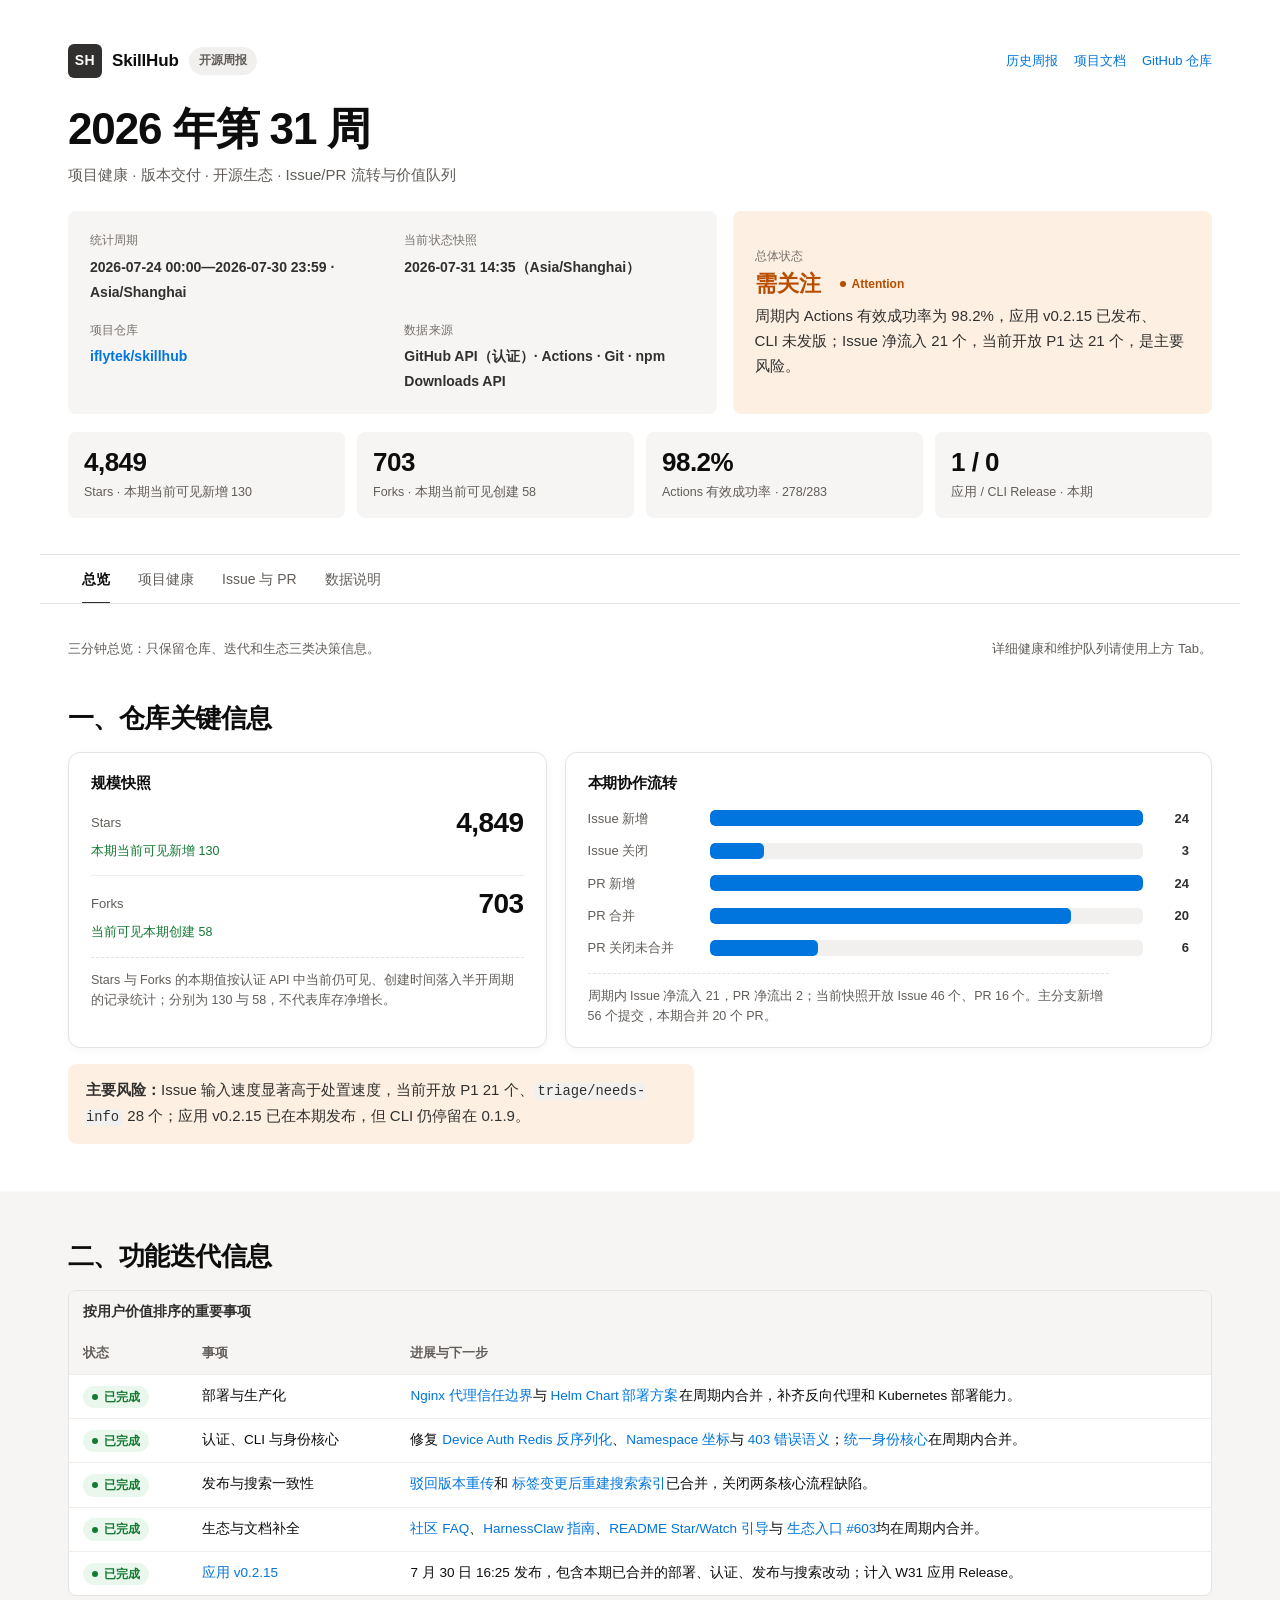
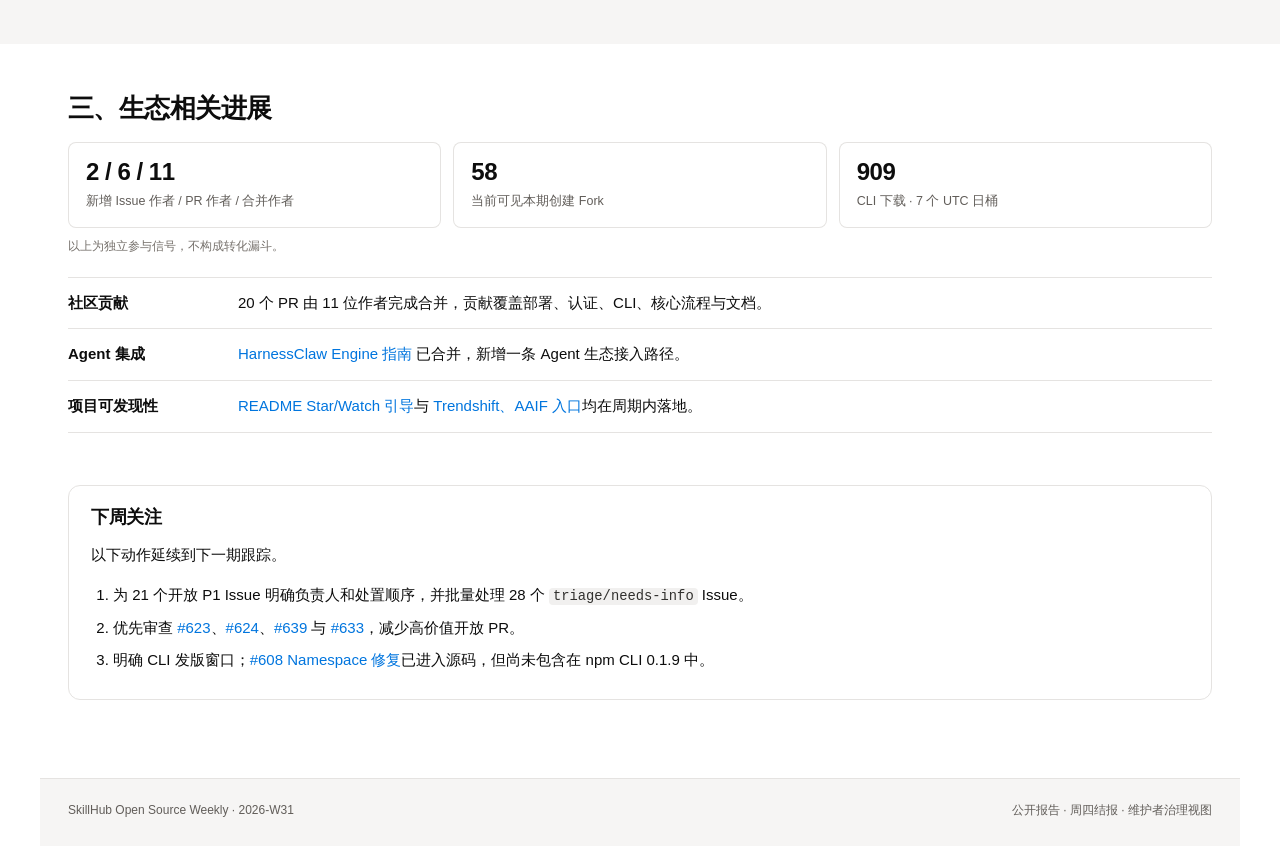
<file: site/reports/2026-W31/index.html>
<!doctype html>
<html lang="zh-CN">
<head>
  <meta charset="utf-8">
  <meta name="viewport" content="width=device-width,initial-scale=1">
  <meta name="description" content="SkillHub 2026 年第 31 周开源周报：仓库状态、功能迭代、生态进展及项目健康明细。">
  <title>SkillHub 开源周报｜2026 年第 31 周</title>
  <script>document.documentElement.classList.add('js')</script>
  <style data-report-theme="notion-light">
:root {
  color-scheme: light;
  --page: #ffffff;
  --paper: #ffffff;
  --warm: #f6f5f4;
  --ink: #0d0d0d;
  --ink-soft: #31302e;
  --muted: #615d59;
  --faint: #76716c;
  --line: #e5e3e1;
  --line-soft: #efeeec;
  --blue: #0075de;
  --blue-active: #005bab;
  --blue-soft: #f2f9ff;
  --green: #147a33;
  --green-soft: #e9f7ec;
  --orange: #b84d00;
  --orange-soft: #fdf0e3;
  --red: #b52d25;
  --red-soft: #fdecea;
  --neutral-soft: #f1f0ef;
  --focus: #097fe8;
  --radius-sm: 8px;
  --radius: 12px;
  --shadow: 0 2px 8px rgb(0 0 0 / 4%);
}

* {
  box-sizing: border-box;
}

html {
  scroll-behavior: smooth;
}

body {
  margin: 0;
  background: var(--page);
  color: var(--ink);
  font: 15px/1.65 Inter, -apple-system, BlinkMacSystemFont, "Segoe UI",
    "PingFang SC", "Hiragino Sans GB", "Microsoft YaHei", sans-serif;
  text-rendering: optimizeLegibility;
  -webkit-font-smoothing: antialiased;
}

a {
  color: var(--blue);
  text-decoration: none;
  text-underline-offset: 3px;
}

a:hover {
  color: var(--blue-active);
  text-decoration: underline;
}

button,
a {
  -webkit-tap-highlight-color: transparent;
}

:focus-visible {
  outline: 2px solid var(--focus);
  outline-offset: 3px;
}

code {
  padding: 1px 4px;
  border-radius: 4px;
  background: var(--neutral-soft);
  color: var(--ink-soft);
  font-size: .92em;
}

.skip-link {
  position: fixed;
  z-index: 30;
  top: 8px;
  left: -999px;
  padding: 8px 12px;
  border-radius: 4px;
  background: var(--ink-soft);
  color: #fff;
}

.skip-link:focus {
  left: 8px;
}

.report {
  width: min(1200px, 100%);
  min-height: 100vh;
  margin: 0 auto;
  background: var(--paper);
}

.masthead {
  padding: 44px 28px 36px;
  border-bottom: 1px solid var(--line);
}

.topline {
  display: flex;
  align-items: center;
  justify-content: space-between;
  gap: 18px;
  margin-bottom: 26px;
}

.brand {
  display: flex;
  align-items: center;
  gap: 10px;
  color: var(--ink);
}

.brand-mark {
  display: inline-flex;
  width: 34px;
  height: 34px;
  align-items: center;
  justify-content: center;
  border-radius: 6px;
  background: var(--ink-soft);
  color: #fff;
  font-size: 14px;
  font-weight: 700;
  letter-spacing: .04em;
}

.brand-name {
  font-size: 17px;
  font-weight: 700;
  letter-spacing: -.01em;
}

.brand-tag {
  padding: 4px 10px;
  border-radius: 9999px;
  background: var(--neutral-soft);
  color: var(--muted);
  font-size: 12px;
  font-weight: 600;
}

.utility-links {
  display: flex;
  flex-wrap: wrap;
  gap: 16px;
  font-size: 13px;
}

h1,
h2,
h3 {
  text-wrap: balance;
}

h1 {
  max-width: 820px;
  margin: 0;
  color: var(--ink);
  font-size: clamp(32px, 4vw, 44px);
  line-height: 1.15;
  letter-spacing: -.025em;
}

.report-sub {
  margin: 8px 0 24px;
  color: var(--muted);
  font-size: 15px;
}

.header-grid {
  display: grid;
  grid-template-columns: 1.15fr .85fr;
  gap: 16px;
}

.meta-card,
.headline {
  border-radius: var(--radius-sm);
  padding: 20px 22px;
}

.meta-card {
  background: var(--warm);
}

.meta-grid {
  display: grid;
  grid-template-columns: 1fr 1fr;
  gap: 16px 24px;
}

.meta-item .key,
.headline-label {
  display: block;
  margin-bottom: 4px;
  color: var(--faint);
  font-size: 12px;
  font-weight: 500;
  letter-spacing: .01em;
}

.meta-item .value {
  color: var(--ink-soft);
  font-size: 14px;
  font-weight: 600;
}

.period {
  margin: 0;
}

.headline {
  display: flex;
  flex-direction: column;
  justify-content: center;
  margin: 0;
  border: 0;
  background: var(--orange-soft);
  color: var(--ink-soft);
}

.headline-status {
  display: flex;
  align-items: center;
  gap: 10px;
  margin-bottom: 7px;
}

.headline-status strong {
  color: var(--orange);
  font-size: 22px;
  line-height: 1.2;
}

.headline p {
  margin: 0;
  max-width: 60ch;
}

.metrics {
  display: grid;
  grid-template-columns: repeat(4, 1fr);
  gap: 12px;
  margin-top: 18px;
  border: 0;
}

.metric {
  min-width: 0;
  padding: 16px;
  border: 0;
  border-radius: var(--radius-sm);
  background: var(--warm);
}

.metric strong {
  display: block;
  color: var(--ink);
  font-size: 26px;
  line-height: 1.15;
  letter-spacing: -.02em;
  font-variant-numeric: tabular-nums;
}

.metric span {
  display: block;
  margin-top: 4px;
  color: var(--muted);
  font-size: 12.5px;
}

.tabs-wrap {
  position: sticky;
  z-index: 20;
  top: 0;
  overflow-x: auto;
  border-bottom: 1px solid var(--line);
  background: rgb(255 255 255 / 97%);
  backdrop-filter: saturate(1.1) blur(5px);
}

.tabs {
  display: flex;
  min-width: max-content;
  padding: 0 28px;
}

.tab {
  position: relative;
  min-height: 48px;
  padding: 0 14px;
  border: 0;
  background: transparent;
  color: var(--muted);
  cursor: pointer;
  font: inherit;
  font-size: 14px;
  font-weight: 500;
}

.tab::after {
  position: absolute;
  right: 14px;
  bottom: -1px;
  left: 14px;
  height: 2px;
  background: transparent;
  content: "";
}

.tab:hover,
.tab[aria-selected="true"] {
  color: var(--ink);
}

.tab[aria-selected="true"] {
  font-weight: 600;
}

.tab[aria-selected="true"]::after {
  background: var(--ink-soft);
}

main {
  padding: 0 28px 48px;
}

.tab-panel {
  padding-top: 4px;
}

.js .tab-panel[hidden] {
  display: none;
}

.panel-intro {
  display: flex;
  justify-content: space-between;
  gap: 24px;
  margin: 30px 0 0;
  color: var(--muted);
  font-size: 13px;
}

.panel-intro p {
  margin: 0;
}

section.report-section {
  margin: 0;
  padding: 48px 0;
  border: 0;
}

.tab-panel > section.report-section:nth-of-type(even) {
  background: var(--warm);
  box-shadow: 0 0 0 100vmax var(--warm);
  clip-path: inset(0 -100vmax);
}

section.report-section:first-of-type {
  padding-top: 42px;
}

h2 {
  margin: 0 0 18px;
  color: var(--ink);
  font-size: 26px;
  line-height: 1.25;
  letter-spacing: -.02em;
}

h3 {
  margin: 30px 0 12px;
  color: var(--ink);
  font-size: 18px;
  line-height: 1.35;
  letter-spacing: -.01em;
}

p {
  max-width: 75ch;
  text-wrap: pretty;
}

.section-lead {
  margin: -7px 0 18px;
  color: var(--muted);
}

.table-wrap {
  overflow-x: auto;
  border: 1px solid var(--line);
  border-radius: var(--radius-sm);
  background: var(--paper);
}

table {
  width: 100%;
  min-width: 680px;
  border-collapse: collapse;
  font-size: 13.5px;
}

caption {
  padding: 10px 14px;
  background: var(--warm);
  color: var(--ink-soft);
  font-weight: 600;
  text-align: left;
}

th,
td {
  padding: 10px 14px;
  border-bottom: 1px solid var(--line-soft);
  vertical-align: top;
  text-align: left;
}

th {
  background: var(--warm);
  color: var(--muted);
  font-size: 12.5px;
  font-weight: 600;
  white-space: nowrap;
}

tbody tr:last-child td {
  border-bottom: 0;
}

tbody tr:hover {
  background: #faf9f8;
}

.number {
  text-align: right;
  white-space: nowrap;
  font-variant-numeric: tabular-nums;
}

.status,
.value-level {
  display: inline-flex;
  align-items: center;
  gap: 6px;
  min-width: 25px;
  padding: 4px 9px;
  border: 0;
  border-radius: 9999px;
  font-size: 12px;
  font-weight: 600;
  line-height: 1.2;
  white-space: nowrap;
}

.status::before {
  width: 6px;
  height: 6px;
  border-radius: 50%;
  background: currentColor;
  content: "";
}

.status.ok {
  background: var(--green-soft);
  color: var(--green);
}

.status.warn {
  background: var(--orange-soft);
  color: var(--orange);
}

.status.risk {
  background: var(--red-soft);
  color: var(--red);
}

.value-a {
  background: var(--red-soft);
  color: var(--red);
}

.value-b {
  background: var(--orange-soft);
  color: var(--orange);
}

.value-c {
  background: var(--blue-soft);
  color: var(--blue-active);
}

.value-d {
  background: var(--neutral-soft);
  color: var(--muted);
}

.risk-note {
  margin: 16px 0 0;
  padding: 14px 18px;
  border: 0;
  border-radius: var(--radius-sm);
  background: var(--orange-soft);
  color: var(--ink-soft);
}

.repo-visuals {
  display: grid;
  grid-template-columns: minmax(280px, .85fr) minmax(0, 1.15fr);
  gap: 18px;
}

.snapshot-list {
  display: grid;
  gap: 0;
}

.snapshot-row {
  display: grid;
  grid-template-columns: minmax(90px, 1fr) auto;
  gap: 4px 16px;
  align-items: center;
  padding: 13px 0;
  border-bottom: 1px solid var(--line-soft);
}

.snapshot-row:first-child {
  padding-top: 0;
}

.snapshot-row:last-child {
  padding-bottom: 0;
  border-bottom: 0;
}

.snapshot-row .snapshot-label {
  color: var(--muted);
  font-size: 13px;
}

.snapshot-row strong {
  color: var(--ink);
  font-size: 28px;
  line-height: 1.05;
  letter-spacing: -.02em;
  font-variant-numeric: tabular-nums;
}

.snapshot-row .snapshot-change {
  grid-column: 1 / -1;
  color: var(--muted);
  font-size: 12.5px;
}

.snapshot-row .snapshot-change.positive {
  color: var(--green);
}

.snapshot-row .snapshot-change.missing {
  color: var(--orange);
}

.chart-note {
  margin: 14px 0 0;
  padding-top: 12px;
  border-top: 1px dashed var(--line);
  color: var(--muted);
  font-size: 12.5px;
}

.ecosystem-signals {
  display: grid;
  grid-template-columns: repeat(3, minmax(0, 1fr));
  gap: 12px;
  margin-bottom: 20px;
}

.ecosystem-signal {
  padding: 16px 18px;
  border-radius: var(--radius-sm);
  background: var(--paper);
  box-shadow: inset 0 0 0 1px var(--line);
}

.ecosystem-signal strong {
  display: block;
  color: var(--ink);
  font-size: 24px;
  line-height: 1.15;
  letter-spacing: -.02em;
  font-variant-numeric: tabular-nums;
}

.ecosystem-signal span {
  display: block;
  margin-top: 5px;
  color: var(--muted);
  font-size: 12.5px;
}

.ecosystem-signal-note {
  grid-column: 1 / -1;
  margin: -3px 0 0;
  color: var(--faint);
  font-size: 12px;
}

.ecosystem-list,
.method-list {
  margin: 0;
  padding: 0;
  border-top: 1px solid var(--line);
  list-style: none;
}

.ecosystem-list li,
.method-list li {
  display: grid;
  grid-template-columns: 150px 1fr;
  gap: 20px;
  padding: 13px 0;
  border-bottom: 1px solid var(--line);
}

.method-list li {
  grid-template-columns: 180px 1fr;
}

.ecosystem-list strong,
.method-list strong {
  color: var(--ink);
}

.next-actions {
  margin: 4px 0 30px;
  padding: 20px 22px;
  border: 1px solid var(--line);
  border-radius: var(--radius);
  background: var(--paper);
}

.next-actions h2 {
  margin-bottom: 8px;
  font-size: 18px;
}

.next-actions ol {
  margin: 0;
  padding-left: 22px;
}

.next-actions li {
  margin: 7px 0;
}

.health-cards {
  display: grid;
  grid-template-columns: repeat(auto-fit, minmax(280px, 1fr));
  gap: 16px;
}

.health-card,
.chart-box,
.health-note {
  border: 1px solid var(--line);
  border-radius: var(--radius);
  background: var(--paper);
  box-shadow: var(--shadow);
}

.health-card {
  display: flex;
  flex-direction: column;
  gap: 9px;
  padding: 20px 22px;
}

.health-card .top {
  display: flex;
  align-items: center;
  justify-content: space-between;
  gap: 10px;
}

.health-card .name {
  color: var(--ink);
  font-size: 15px;
  font-weight: 700;
}

.health-card .health-metric {
  color: var(--ink);
  font-size: 27px;
  font-weight: 700;
  line-height: 1.1;
  letter-spacing: -.02em;
  font-variant-numeric: tabular-nums;
}

.health-card .health-metric small {
  color: var(--muted);
  font-size: 13px;
  font-weight: 500;
  letter-spacing: 0;
}

.health-card p {
  margin: 0;
  color: var(--ink-soft);
  font-size: 13.5px;
}

.health-card .detail {
  padding-top: 9px;
  border-top: 1px dashed var(--line);
  color: var(--muted);
  font-size: 12.5px;
}

.segbar {
  display: flex;
  height: 24px;
  overflow: hidden;
  margin: 15px 0 10px;
  border-radius: 6px;
  background: var(--neutral-soft);
}

.segbar > span {
  min-width: 2px;
  height: 100%;
}

.seg-success {
  background: #1aae39;
}

.seg-failure {
  background: #e16259;
}

.seg-auth {
  background: #e8a94b;
}

.seg-skipped {
  background: #d6d2cd;
}

.seg-cancelled {
  background: #8e8984;
}

.chart-legend {
  display: flex;
  flex-wrap: wrap;
  gap: 8px 20px;
  color: var(--muted);
  font-size: 13px;
}

.chart-legend span {
  display: inline-flex;
  align-items: center;
  gap: 7px;
}

.chart-legend i {
  width: 10px;
  height: 10px;
  border-radius: 3px;
}

.chart-legend b {
  color: var(--ink-soft);
  font-variant-numeric: tabular-nums;
}

.chart-grid {
  display: grid;
  grid-template-columns: repeat(2, minmax(0, 1fr));
  gap: 18px;
}

.chart-box {
  padding: 20px 22px;
}

.chart-box h3 {
  margin: 0 0 14px;
  font-size: 15px;
}

.bars {
  display: grid;
  gap: 11px;
}

.bar-row {
  display: grid;
  grid-template-columns: 88px 1fr 42px;
  gap: 10px;
  align-items: center;
  font-size: 13px;
}

.repo-visuals .bar-row {
  grid-template-columns: 112px 1fr 36px;
}

.bar-label {
  color: var(--muted);
  white-space: nowrap;
}

.bar-track {
  height: 16px;
  overflow: hidden;
  border-radius: 5px;
  background: var(--neutral-soft);
}

.bar-fill {
  display: block;
  height: 100%;
  min-width: 2px;
  border-radius: 5px;
  background: var(--blue);
}

.bar-fill.hot {
  background: var(--orange);
}

.bar-value {
  color: var(--ink-soft);
  font-weight: 700;
  text-align: right;
  font-variant-numeric: tabular-nums;
}

.donut-layout {
  display: grid;
  grid-template-columns: 150px 1fr;
  gap: 22px;
  align-items: center;
}

.donut {
  position: relative;
  width: 142px;
  height: 142px;
  border-radius: 50%;
  background: conic-gradient(var(--orange) 0 var(--value), #d6d2cd var(--value) 100%);
}

.donut::after {
  position: absolute;
  inset: 24px;
  border-radius: 50%;
  background: var(--paper);
  content: "";
}

.donut-center {
  position: absolute;
  z-index: 1;
  inset: 0;
  display: flex;
  flex-direction: column;
  align-items: center;
  justify-content: center;
}

.donut-center strong {
  color: var(--ink);
  font-size: 26px;
  line-height: 1.1;
}

.donut-center span {
  color: var(--muted);
  font-size: 12px;
}

.donut-copy p {
  margin: 0 0 9px;
  color: var(--ink-soft);
  font-size: 13.5px;
}

.donut-copy p:last-child {
  margin-bottom: 0;
}

.health-grid {
  display: grid;
  grid-template-columns: repeat(2, minmax(0, 1fr));
  gap: 18px;
  margin-top: 18px;
}

.chart-box + .table-wrap {
  margin-top: 18px;
}

.health-note {
  padding: 18px;
}

.health-note h3 {
  margin: 0 0 7px;
  font-size: 15px;
}

.health-note p {
  margin: 0;
  color: var(--ink-soft);
}

.flow-summary {
  display: grid;
  grid-template-columns: repeat(2, minmax(0, 1fr));
  gap: 12px;
  margin: 18px 0 24px;
}

.flow-item {
  padding: 16px 18px;
  border-radius: var(--radius-sm);
  background: var(--warm);
}

.flow-item strong {
  display: block;
  color: var(--ink);
  font-size: 20px;
  font-variant-numeric: tabular-nums;
}

.flow-item span {
  color: var(--muted);
  font-size: 12.5px;
}

details {
  margin-top: 16px;
  border: 1px solid var(--line);
  border-radius: var(--radius);
  background: var(--paper);
}

summary {
  padding: 14px 18px;
  color: var(--ink-soft);
  cursor: pointer;
  font-weight: 700;
}

.details-body {
  padding: 0 18px 16px;
}

footer {
  display: flex;
  justify-content: space-between;
  gap: 24px;
  padding: 22px 28px 28px;
  border-top: 1px solid var(--line);
  background: var(--warm);
  color: var(--muted);
  font-size: 12px;
}

.sr-only {
  position: absolute;
  width: 1px;
  height: 1px;
  padding: 0;
  margin: -1px;
  overflow: hidden;
  clip: rect(0, 0, 0, 0);
  white-space: nowrap;
  border: 0;
}

@media (max-width: 760px) {
  .masthead,
  main,
  footer {
    padding-right: 18px;
    padding-left: 18px;
  }

  .topline,
  footer,
  .panel-intro {
    align-items: flex-start;
    flex-direction: column;
    gap: 8px;
  }

  .header-grid,
  .meta-grid,
  .repo-visuals,
  .chart-grid,
  .health-grid,
  .flow-summary {
    grid-template-columns: 1fr;
  }

  .header-grid > *,
  .meta-item {
    min-width: 0;
  }

  .meta-item .value {
    overflow-wrap: anywhere;
  }

  .metrics {
    grid-template-columns: repeat(2, 1fr);
  }

  .tabs {
    padding: 0 6px;
  }

  section.report-section {
    padding: 38px 0;
  }

  .ecosystem-list li,
  .method-list li {
    grid-template-columns: 1fr;
    gap: 3px;
  }

  .ecosystem-signals {
    grid-template-columns: 1fr;
  }

  .ecosystem-signal-note {
    grid-column: auto;
  }

  .donut-layout {
    grid-template-columns: 1fr;
    justify-items: center;
  }

  .donut-copy {
    text-align: center;
  }
}

@media (max-width: 430px) {
  h1 {
    font-size: 30px;
    overflow-wrap: anywhere;
  }

  .bar-row {
    grid-template-columns: 76px 1fr 32px;
    gap: 7px;
  }

  .repo-visuals .bar-row {
    grid-template-columns: 98px 1fr 28px;
  }
}

@media (prefers-reduced-motion: reduce) {
  html {
    scroll-behavior: auto;
  }
}

@media print {
  @page {
    size: A4;
    margin: 13mm;
  }

  body {
    background: #fff;
    font-size: 10px;
  }

  .report {
    width: 100%;
  }

  .masthead,
  main,
  footer {
    padding-right: 0;
    padding-left: 0;
  }

  .tabs-wrap,
  .skip-link,
  .utility-links {
    display: none !important;
  }

  .tab-panel[hidden] {
    display: block !important;
  }

  .tab-panel {
    break-before: page;
  }

  .tab-panel:first-child {
    break-before: auto;
  }

  .tab-panel > section.report-section:nth-of-type(even) {
    background: #fff;
    box-shadow: none;
    clip-path: none;
  }

  section.report-section {
    padding: 16px 0;
  }

  h1 {
    font-size: 27px;
  }

  h2,
  h3,
  tr,
  .health-card,
  .health-note,
  .chart-box,
  .next-actions {
    break-inside: avoid;
  }

  table {
    min-width: 0;
    font-size: 8px;
  }

  th,
  td {
    padding: 5px 6px;
  }

  .health-card,
  .health-note,
  .chart-box {
    box-shadow: none;
  }

  .segbar,
  .bar-fill,
  .donut,
  .status,
  .value-level,
  .metric,
  .headline {
    print-color-adjust: exact;
    -webkit-print-color-adjust: exact;
  }
}
  </style>
  <noscript>
    <style>
      .tabs-wrap { display: none !important; }
      .tab-panel[hidden] { display: block !important; }
    </style>
  </noscript>
</head>
<body>
  <a class="skip-link" href="#report-content">跳到报告正文</a>
  <article class="report"
    data-period-start="2026-07-24T00:00:00+08:00"
    data-period-end="2026-07-31T00:00:00+08:00"
    data-period-boundary="[)"
    data-snapshot-at="2026-07-31T14:35:33+08:00"
    data-star-evidence="current-visible-arrivals"
    data-star-api-status="success"
    data-star-arrivals="130"
    data-star-observed-at="2026-07-31T16:35:58+08:00"
    data-star-start-at=""
    data-star-end-at="">
    <header class="masthead">
      <div class="topline">
        <div class="brand">
          <span class="brand-mark" aria-hidden="true">SH</span>
          <span class="brand-name">SkillHub</span>
          <span class="brand-tag">开源周报</span>
        </div>
        <nav class="utility-links" aria-label="站点链接">
          <a href="../../archive.html">历史周报</a>
          <a href="https://iflytek.github.io/skillhub/">项目文档</a>
          <a href="https://github.com/iflytek/skillhub">GitHub 仓库</a>
        </nav>
      </div>
      <h1>2026 年第 31 周</h1>
      <p class="report-sub">项目健康 · 版本交付 · 开源生态 · Issue/PR 流转与价值队列</p>
      <div class="header-grid">
        <div class="meta-card">
          <div class="meta-grid">
            <div class="meta-item">
              <span class="key">统计周期</span>
              <span class="value">2026-07-24 00:00—2026-07-30 23:59 · Asia/Shanghai</span>
            </div>
            <div class="meta-item">
              <span class="key">当前状态快照</span>
              <span class="value">2026-07-31 14:35（Asia/Shanghai）</span>
            </div>
            <div class="meta-item">
              <span class="key">项目仓库</span>
              <span class="value"><a href="https://github.com/iflytek/skillhub">iflytek/skillhub</a></span>
            </div>
            <div class="meta-item">
              <span class="key">数据来源</span>
              <span class="value">GitHub API（认证）· Actions · Git · npm Downloads API</span>
            </div>
          </div>
        </div>
        <div class="headline">
          <span class="headline-label">总体状态</span>
          <div class="headline-status">
            <strong>需关注</strong>
            <span class="status warn">Attention</span>
          </div>
          <p>周期内 Actions 有效成功率为 98.2%，应用 v0.2.15 已发布、CLI 未发版；Issue 净流入 21 个，当前开放 P1 达 21 个，是主要风险。</p>
        </div>
      </div>
      <div class="metrics" aria-label="四项核心指标">
        <div class="metric"><strong>4,849</strong><span>Stars · 本期当前可见新增 130</span></div>
        <div class="metric"><strong>703</strong><span>Forks · 本期当前可见创建 58</span></div>
        <div class="metric"><strong>98.2%</strong><span>Actions 有效成功率 · 278/283</span></div>
        <div class="metric"><strong>1 / 0</strong><span>应用 / CLI Release · 本期</span></div>
      </div>
    </header>

    <div class="tabs-wrap">
      <nav class="tabs" role="tablist" aria-label="周报视图">
        <button class="tab" id="tab-overview" type="button" role="tab" aria-selected="true"
          aria-controls="panel-overview" tabindex="0" data-tab="overview">总览</button>
        <button class="tab" id="tab-health" type="button" role="tab" aria-selected="false"
          aria-controls="panel-health" tabindex="-1" data-tab="health">项目健康</button>
        <button class="tab" id="tab-flow" type="button" role="tab" aria-selected="false"
          aria-controls="panel-flow" tabindex="-1" data-tab="flow">Issue 与 PR</button>
        <button class="tab" id="tab-method" type="button" role="tab" aria-selected="false"
          aria-controls="panel-method" tabindex="-1" data-tab="method">数据说明</button>
      </nav>
    </div>

    <main id="report-content">
      <div class="tab-panel" id="panel-overview" role="tabpanel" tabindex="0"
        aria-labelledby="tab-overview" data-panel="overview">
        <div class="panel-intro">
          <p>三分钟总览：只保留仓库、迭代和生态三类决策信息。</p>
          <p>详细健康和维护队列请使用上方 Tab。</p>
        </div>

        <section class="report-section" data-module="repository-summary" aria-labelledby="repository-title">
          <h2 id="repository-title">一、仓库关键信息</h2>
          <div class="repo-visuals">
            <div class="chart-box" data-module="repository-scale">
              <h3>规模快照</h3>
              <div class="snapshot-list">
                <div class="snapshot-row">
                  <span class="snapshot-label">Stars</span>
                  <strong>4,849</strong>
                  <span class="snapshot-change positive">本期当前可见新增 130</span>
                </div>
                <div class="snapshot-row">
                  <span class="snapshot-label">Forks</span>
                  <strong>703</strong>
                  <span class="snapshot-change positive">当前可见本期创建 58</span>
                </div>
              </div>
              <p class="chart-note">Stars 与 Forks 的本期值按认证 API 中当前仍可见、创建时间落入半开周期的记录统计；分别为 130 与 58，不代表库存净增长。</p>
            </div>
            <div class="chart-box" data-module="weekly-collaboration-chart">
              <h3>本期协作流转</h3>
              <div class="bars" role="img" aria-label="W31 协作流转：Issue 新增 24 个、关闭 3 个；PR 新增 24 个、合并 20 个、关闭未合并 6 个">
                <div class="bar-row"><span class="bar-label">Issue 新增</span><span class="bar-track"><span class="bar-fill" style="width:100%"></span></span><span class="bar-value">24</span></div>
                <div class="bar-row"><span class="bar-label">Issue 关闭</span><span class="bar-track"><span class="bar-fill" style="width:12.5%"></span></span><span class="bar-value">3</span></div>
                <div class="bar-row"><span class="bar-label">PR 新增</span><span class="bar-track"><span class="bar-fill" style="width:100%"></span></span><span class="bar-value">24</span></div>
                <div class="bar-row"><span class="bar-label">PR 合并</span><span class="bar-track"><span class="bar-fill" style="width:83.3%"></span></span><span class="bar-value">20</span></div>
                <div class="bar-row"><span class="bar-label">PR 关闭未合并</span><span class="bar-track"><span class="bar-fill" style="width:25%"></span></span><span class="bar-value">6</span></div>
              </div>
              <p class="chart-note">周期内 Issue 净流入 21，PR 净流出 2；当前快照开放 Issue 46 个、PR 16 个。主分支新增 56 个提交，本期合并 20 个 PR。</p>
            </div>
          </div>
          <p class="risk-note"><strong>主要风险：</strong>Issue 输入速度显著高于处置速度，当前开放 P1 21 个、<code>triage/needs-info</code> 28 个；应用 v0.2.15 已在本期发布，但 CLI 仍停留在 0.1.9。</p>
        </section>

        <section class="report-section" data-module="feature-iterations" aria-labelledby="feature-title">
          <h2 id="feature-title">二、功能迭代信息</h2>
          <div class="table-wrap">
            <table>
              <caption>按用户价值排序的重要事项</caption>
              <thead><tr><th>状态</th><th>事项</th><th>进展与下一步</th></tr></thead>
              <tbody>
                <tr>
                  <td><span class="status ok">已完成</span></td>
                  <td>部署与生产化</td>
                  <td><a href="https://github.com/iflytek/skillhub/pull/443">Nginx 代理信任边界</a>与 <a href="https://github.com/iflytek/skillhub/pull/445">Helm Chart 部署方案</a>在周期内合并，补齐反向代理和 Kubernetes 部署能力。</td>
                </tr>
                <tr>
                  <td><span class="status ok">已完成</span></td>
                  <td>认证、CLI 与身份核心</td>
                  <td>修复 <a href="https://github.com/iflytek/skillhub/pull/607">Device Auth Redis 反序列化</a>、<a href="https://github.com/iflytek/skillhub/pull/608">Namespace 坐标</a>与 <a href="https://github.com/iflytek/skillhub/pull/610">403 错误语义</a>；<a href="https://github.com/iflytek/skillhub/pull/643">统一身份核心</a>在周期内合并。</td>
                </tr>
                <tr>
                  <td><span class="status ok">已完成</span></td>
                  <td>发布与搜索一致性</td>
                  <td><a href="https://github.com/iflytek/skillhub/pull/601">驳回版本重传</a>和 <a href="https://github.com/iflytek/skillhub/pull/592">标签变更后重建搜索索引</a>已合并，关闭两条核心流程缺陷。</td>
                </tr>
                <tr>
                  <td><span class="status ok">已完成</span></td>
                  <td>生态与文档补全</td>
                  <td><a href="https://github.com/iflytek/skillhub/pull/593">社区 FAQ</a>、<a href="https://github.com/iflytek/skillhub/pull/598">HarnessClaw 指南</a>、<a href="https://github.com/iflytek/skillhub/pull/599">README Star/Watch 引导</a>与 <a href="https://github.com/iflytek/skillhub/pull/603">生态入口 #603</a>均在周期内合并。</td>
                </tr>
                <tr>
                  <td><span class="status ok">已完成</span></td>
                  <td><a href="https://github.com/iflytek/skillhub/releases/tag/v0.2.15">应用 v0.2.15</a></td>
                  <td>7 月 30 日 16:25 发布，包含本期已合并的部署、认证、发布与搜索改动；计入 W31 应用 Release。</td>
                </tr>
              </tbody>
            </table>
          </div>
        </section>

        <section class="report-section" data-module="ecosystem-progress" aria-labelledby="ecosystem-title">
          <h2 id="ecosystem-title">三、生态相关进展</h2>
          <div class="ecosystem-signals" data-module="ecosystem-signals" role="img"
            aria-label="W31 开源生态参与信号：新增 Issue 作者 2 位、新增 PR 作者 6 位、合并作者 11 位；当前可见本期创建 Fork 58 个；SkillHub CLI 在 2026 年 7 月 24 日至 30 日 UTC 日桶下载 909 次">
            <div class="ecosystem-signal"><strong>2 / 6 / 11</strong><span>新增 Issue 作者 / PR 作者 / 合并作者</span></div>
            <div class="ecosystem-signal"><strong>58</strong><span>当前可见本期创建 Fork</span></div>
            <div class="ecosystem-signal"><strong>909</strong><span>CLI 下载 · 7 个 UTC 日桶</span></div>
            <p class="ecosystem-signal-note">以上为独立参与信号，不构成转化漏斗。</p>
          </div>
          <ul class="ecosystem-list">
            <li><strong>社区贡献</strong><span>20 个 PR 由 11 位作者完成合并，贡献覆盖部署、认证、CLI、核心流程与文档。</span></li>
            <li><strong>Agent 集成</strong><span><a href="https://github.com/iflytek/skillhub/pull/598">HarnessClaw Engine 指南</a> 已合并，新增一条 Agent 生态接入路径。</span></li>
            <li><strong>项目可发现性</strong><span><a href="https://github.com/iflytek/skillhub/pull/599">README Star/Watch 引导</a>与 <a href="https://github.com/iflytek/skillhub/pull/603">Trendshift、AAIF 入口</a>均在周期内落地。</span></li>
          </ul>
        </section>

        <aside class="next-actions" data-module="next-actions" aria-labelledby="next-title">
          <h2 id="next-title">下周关注</h2>
          <p>以下动作延续到下一期跟踪。</p>
          <ol>
            <li>为 21 个开放 P1 Issue 明确负责人和处置顺序，并批量处理 28 个 <code>triage/needs-info</code> Issue。</li>
            <li>优先审查 <a href="https://github.com/iflytek/skillhub/pull/623">#623</a>、<a href="https://github.com/iflytek/skillhub/pull/624">#624</a>、<a href="https://github.com/iflytek/skillhub/pull/639">#639</a> 与 <a href="https://github.com/iflytek/skillhub/pull/633">#633</a>，减少高价值开放 PR。</li>
            <li>明确 CLI 发版窗口；<a href="https://github.com/iflytek/skillhub/pull/608">#608 Namespace 修复</a>已进入源码，但尚未包含在 npm CLI 0.1.9 中。</li>
          </ol>
        </aside>
      </div>

      <div class="tab-panel" id="panel-health" role="tabpanel" tabindex="0"
        aria-labelledby="tab-health" data-panel="health" hidden>
        <div class="panel-intro">
          <p>项目健康详情：用于维护者判断工程、交付和治理风险。</p>
          <p>成功流水线不等同于“无漏洞”。</p>
        </div>

        <section class="report-section" data-module="health-summary" aria-labelledby="health-summary-title">
          <h2 id="health-summary-title">项目健康状态</h2>
          <div class="health-cards">
            <article class="health-card">
              <div class="top"><span class="name">工程稳定性</span><span class="status ok">稳定</span></div>
              <div class="health-metric">98.2% <small>278/283</small></div>
              <p>有效运行中有 5 次失败。</p>
              <div class="detail">PR Tests 1 次、PR E2E Tests 3 次、DeepWiki 1 次。</div>
            </article>
            <article class="health-card">
              <div class="top"><span class="name">安全流水线</span><span class="status ok">稳定</span></div>
              <div class="health-metric">69 / 69 <small>执行成功</small></div>
              <p>另有 12 次等待授权、18 次条件跳过。</p>
              <div class="detail">执行成功不代表公开漏洞数量为 0。</div>
            </article>
            <article class="health-card">
              <div class="top"><span class="name">自动化运营</span><span class="status warn">需关注</span></div>
              <div class="health-metric">28 / 28 <small>Backlog Rescore</small></div>
              <p>Publish Images 12/12，文档部署 4/4。</p>
              <div class="detail">Issue Triage 成功 36 次、条件跳过 62 次。</div>
            </article>
            <article class="health-card">
              <div class="top"><span class="name">Release 交付</span><span class="status warn">部分达成</span></div>
              <div class="health-metric">1 / 0 <small>应用 / CLI</small></div>
              <p><a href="https://github.com/iflytek/skillhub/releases/tag/v0.2.15">v0.2.15</a> 于本期 7 月 30 日 16:25 发布。</p>
              <div class="detail">CLI 周期内及期后均无新版本，最新仍为 0.1.9。</div>
            </article>
            <article class="health-card">
              <div class="top"><span class="name">Issue 治理</span><span class="status risk">风险</span></div>
              <div class="health-metric">+21 <small>本期净流入</small></div>
              <p>当前开放 46 个，其中 P1 21 个、<code>triage/needs-info</code> 28 个。</p>
              <div class="detail">输入速度明显高于关闭速度，是当前首要治理风险。</div>
            </article>
            <article class="health-card">
              <div class="top"><span class="name">PR 治理</span><span class="status ok">期内净流出</span></div>
              <div class="health-metric">-2 <small>本期净流量</small></div>
              <p>合并 20 个、关闭未合并 6 个，当前开放 16 个。</p>
              <div class="detail">当前 30 天以上 PR 为 3 个，仍需逐项做关闭或推进决策。</div>
            </article>
          </div>
        </section>

        <section class="report-section" data-module="workflow-execution" aria-labelledby="ci-title">
          <h2 id="ci-title">CI 与自动化执行</h2>
          <p class="section-lead">统计期内有 451 条 Actions 记录，其中 278 次成功、5 次失败、43 次等待授权、119 次跳过、6 次取消。</p>
          <div class="chart-box" data-module="actions-outcome-chart">
            <h3>Actions 结果构成</h3>
            <div class="segbar" role="img" aria-label="W31 Actions 共 451 条记录：成功 278，失败 5，等待授权 43，条件跳过 119，取消 6">
              <span class="seg-success" style="width:61.64%"></span>
              <span class="seg-failure" style="width:1.11%"></span>
              <span class="seg-auth" style="width:9.53%"></span>
              <span class="seg-skipped" style="width:26.39%"></span>
              <span class="seg-cancelled" style="width:1.33%"></span>
            </div>
            <div class="chart-legend" aria-hidden="true">
              <span><i class="seg-success"></i>成功 <b>278</b></span>
              <span><i class="seg-failure"></i>失败 <b>5</b></span>
              <span><i class="seg-auth"></i>等待授权 <b>43</b></span>
              <span><i class="seg-skipped"></i>跳过 <b>119</b></span>
              <span><i class="seg-cancelled"></i>取消 <b>6</b></span>
            </div>
          </div>
          <div class="table-wrap">
            <table>
              <caption>工作流执行明细</caption>
              <thead>
                <tr><th>工作流</th><th class="number">总记录</th><th class="number">成功</th><th class="number">失败</th><th class="number">等待授权</th><th class="number">跳过/取消</th></tr>
              </thead>
              <tbody>
                <tr><td>PR Tests</td><td class="number">84</td><td class="number">51</td><td class="number">1</td><td class="number">12</td><td class="number">20</td></tr>
                <tr><td>PR E2E Tests</td><td class="number">73</td><td class="number">36</td><td class="number">3</td><td class="number">12</td><td class="number">22</td></tr>
                <tr><td>PR Scripts</td><td class="number">36</td><td class="number">30</td><td class="number">0</td><td class="number">6</td><td class="number">0</td></tr>
                <tr><td>Security</td><td class="number">99</td><td class="number">69</td><td class="number">0</td><td class="number">12</td><td class="number">18</td></tr>
                <tr><td>Issue Triage</td><td class="number">98</td><td class="number">36</td><td class="number">0</td><td class="number">0</td><td class="number">62</td></tr>
                <tr><td>Issue Backlog Rescore</td><td class="number">28</td><td class="number">28</td><td class="number">0</td><td class="number">0</td><td class="number">0</td></tr>
                <tr><td>Publish Images</td><td class="number">12</td><td class="number">12</td><td class="number">0</td><td class="number">0</td><td class="number">0</td></tr>
                <tr><td>Deploy Docs</td><td class="number">4</td><td class="number">4</td><td class="number">0</td><td class="number">0</td><td class="number">0</td></tr>
                <tr><td>其他自动化</td><td class="number">17</td><td class="number">12</td><td class="number">1</td><td class="number">1</td><td class="number">3</td></tr>
              </tbody>
            </table>
          </div>
          <p class="risk-note"><strong>本期薄弱点：</strong>5 次失败来自 PR Tests 1 次、PR E2E Tests 3 次和 DeepWiki 1 次；等待授权共 43 次，不计入有效成功率分母。</p>
        </section>

        <section class="report-section" data-module="delivery-and-backlog" aria-labelledby="delivery-title">
          <h2 id="delivery-title">安全、Release 与存量健康</h2>
          <div class="health-grid">
            <article class="health-note">
              <h3>安全与供应链</h3>
              <p>Security 69 次实际执行全部成功。公开数据无法确认 Dependabot、CodeQL 未修复告警和生产扫描任务数量。</p>
            </article>
            <article class="health-note">
              <h3>Release 交付</h3>
              <p>周期内应用 Release 为 1、CLI Release 为 0；<a href="https://github.com/iflytek/skillhub/releases/tag/v0.2.15">应用 v0.2.15</a> 于 7 月 30 日 16:25 发布。#608 的 Namespace 修复尚未进入 npm CLI 0.1.9。</p>
            </article>
          </div>
          <h3>Issue 健康</h3>
          <div class="chart-grid">
            <div class="chart-box" data-module="issue-age-chart">
              <h3>开放 Issue 年龄结构</h3>
              <div class="bars" role="img" aria-label="W31 当前开放 Issue 46 个：不足 7 天 26 个，7 到 13 天 4 个，14 到 29 天 4 个，30 天以上 12 个">
                <div class="bar-row"><span class="bar-label">&lt; 7 天</span><span class="bar-track"><span class="bar-fill" style="width:100%"></span></span><span class="bar-value">26</span></div>
                <div class="bar-row"><span class="bar-label">7—13 天</span><span class="bar-track"><span class="bar-fill" style="width:15.4%"></span></span><span class="bar-value">4</span></div>
                <div class="bar-row"><span class="bar-label">14—29 天</span><span class="bar-track"><span class="bar-fill" style="width:15.4%"></span></span><span class="bar-value">4</span></div>
                <div class="bar-row"><span class="bar-label">≥ 30 天</span><span class="bar-track"><span class="bar-fill hot" style="width:46.2%"></span></span><span class="bar-value">12</span></div>
              </div>
              <p class="chart-note">当前快照包含期后进展；短期 Issue 占比高，治理压力集中在分诊、补充信息和价值判断。</p>
            </div>
            <div class="chart-box" data-module="issue-needs-info-chart">
              <h3><code>needs-info</code> 占比</h3>
              <div class="donut-layout">
                <div class="donut" style="--value:60.9%" role="img" aria-label="W31 当前开放 Issue 中，28 个带 triage/needs-info 标签，占 46 个开放 Issue 的 60.9%">
                  <div class="donut-center"><strong>60.9%</strong><span>28 / 46</span></div>
                </div>
                <div class="donut-copy">
                  <p><strong>28 个</strong>开放 Issue 仍需补充信息。</p>
                  <p>该比例是当前快照，不作为周期趋势；需要集中澄清或关闭。</p>
                </div>
              </div>
            </div>
          </div>
          <h3>PR 健康</h3>
          <div class="chart-box" data-module="pr-age-chart">
            <h3>开放 PR 年龄结构</h3>
            <div class="bars" role="img" aria-label="W31 当前开放 PR 16 个：不足 7 天 11 个，7 到 13 天 0 个，14 到 29 天 2 个，30 天以上 3 个">
              <div class="bar-row"><span class="bar-label">&lt; 7 天</span><span class="bar-track"><span class="bar-fill" style="width:100%"></span></span><span class="bar-value">11</span></div>
              <div class="bar-row"><span class="bar-label">7—13 天</span><span class="bar-track"><span class="bar-fill" style="width:0%"></span></span><span class="bar-value">0</span></div>
              <div class="bar-row"><span class="bar-label">14—29 天</span><span class="bar-track"><span class="bar-fill" style="width:18.2%"></span></span><span class="bar-value">2</span></div>
              <div class="bar-row"><span class="bar-label">≥ 30 天</span><span class="bar-track"><span class="bar-fill hot" style="width:27.3%"></span></span><span class="bar-value">3</span></div>
            </div>
            <p class="chart-note">30 天以上 PR 占当前开放队列的 18.8%；该快照包含期后新增项，不用于反推本期存量变化。</p>
          </div>
        </section>

        <section class="report-section" data-module="observable-response" aria-labelledby="response-title">
          <h2 id="response-title">社区响应</h2>
          <p>24 个新增 Issue 中，<a href="https://github.com/iflytek/skillhub/issues/604">#604</a> 与 <a href="https://github.com/iflytek/skillhub/issues/611">#611</a> 在周期内关闭；#604—#606 已形成 #607—#610 的修复或回归。新增输入主要集中在认证、事务一致性、身份联邦和 Web 工程问题；该口径不等同于首次维护者响应 SLA。</p>
        </section>
      </div>

      <div class="tab-panel" id="panel-flow" role="tabpanel" tabindex="0"
        aria-labelledby="tab-flow" data-panel="flow" hidden>
        <div class="panel-intro">
          <p>先看本周流转，再看当前高价值维护队列。</p>
          <p>价值级别是人工治理判断，不替代仓库标签。</p>
        </div>

        <section class="report-section" data-module="weekly-flow" aria-labelledby="flow-title">
          <h2 id="flow-title">本周 Issue 与 PR 流转</h2>
          <div class="flow-summary">
            <div class="flow-item"><strong>Issue +24 / -3</strong><span>净流入 21 · 当前快照开放 46</span></div>
            <div class="flow-item"><strong>PR +24 / 合并 20</strong><span>关闭未合并 6 · 净流出 2 · 当前开放 16</span></div>
          </div>

          <h3>新增 Issue（按价值排序）</h3>
          <div class="table-wrap">
            <table>
              <caption class="sr-only">W31 新增 Issue 价值排序</caption>
              <thead><tr><th>价值</th><th>Issue</th><th>判断</th><th>当前进展</th></tr></thead>
              <tbody>
                <tr><td><span class="value-level value-a">A</span></td><td><a href="https://github.com/iflytek/skillhub/issues/604">#604 Device Auth Redis 反序列化</a> / <a href="https://github.com/iflytek/skillhub/issues/605">#605 Token 撤销后仍放行</a> / <a href="https://github.com/iflytek/skillhub/issues/606">#606 CLI Namespace 与 403 语义</a></td><td>影响 CLI 登录、凭证撤销和命名空间解析。</td><td>#604 已在周期内关闭；#607—#610 已合并，#605、#606 仍需核对关闭条件。</td></tr>
                <tr><td><span class="value-level value-a">A</span></td><td><a href="https://github.com/iflytek/skillhub/issues/611">#611 删除版本残留子外键</a> / <a href="https://github.com/iflytek/skillhub/issues/612">#612 扫描任务早于事务提交</a></td><td>直接影响版本删除和发布扫描一致性。</td><td>#611 于本期关闭；#612 仍开放，需补事务后触发回归。</td></tr>
                <tr><td><span class="value-level value-a">A</span></td><td><a href="https://github.com/iflytek/skillhub/issues/613">#613 并发 OAuth 绑定 500</a> / <a href="https://github.com/iflytek/skillhub/issues/614">#614 旧 Session 阻断公开 API</a></td><td>影响登录与公开技能访问。</td><td>当前仍开放，需覆盖并发约束和失效会话回归。</td></tr>
                <tr><td><span class="value-level value-a">A</span></td><td><a href="https://github.com/iflytek/skillhub/issues/615">#615 审核审计部分成功</a> / <a href="https://github.com/iflytek/skillhub/issues/617">#617 首次发布坐标竞争</a></td><td>可能造成客户端认知与服务端状态不一致。</td><td>当前仍开放，优先处理幂等与事务一致性。</td></tr>
                <tr><td><span class="value-level value-b">B</span></td><td><a href="https://github.com/iflytek/skillhub/issues/616">#616 MVC 客户端错误返回 500</a> / <a href="https://github.com/iflytek/skillhub/issues/618">#618 Web 类型隔离</a></td><td>分别影响 API 错误语义和前端构建稳定性。</td><td>#618 已有开放 PR #619；#616 仍待实现。</td></tr>
                <tr><td><span class="value-level value-b">B</span></td><td><a href="https://github.com/iflytek/skillhub/issues/620">#620 审核进度</a> / <a href="https://github.com/iflytek/skillhub/issues/621">#621 主题持久化</a> / <a href="https://github.com/iflytek/skillhub/issues/622">#622 通知轮询</a></td><td>均有用户体验价值，但实现范围与优先级不同。</td><td>仍处于议题阶段，应先拆验收标准再排期。</td></tr>
                <tr><td><span class="value-level value-a">A</span></td><td><a href="https://github.com/iflytek/skillhub/issues/628">#628 身份联邦架构</a> / <a href="https://github.com/iflytek/skillhub/issues/629">#629 外部身份可信属性</a> / <a href="https://github.com/iflytek/skillhub/issues/634">#634 禁用旧账户合并</a> / <a href="https://github.com/iflytek/skillhub/issues/640">#640 身份核心</a></td><td>集中影响外部身份信任、账户接管风险和统一身份边界。</td><td>#640 已形成并合并 #643；其余事项继续按迁移与安全门禁推进。</td></tr>
                <tr><td><span class="value-level value-b">B</span></td><td><a href="https://github.com/iflytek/skillhub/issues/626">#626</a> / <a href="https://github.com/iflytek/skillhub/issues/627">#627 部署 Smoke Test</a></td><td>影响持久环境和受限 Ingress 下的发布验证。</td><td>需将环境假设改为显式配置，并保留可观察失败。</td></tr>
              </tbody>
            </table>
          </div>

          <h3>新增、合并与关闭 PR</h3>
          <div class="table-wrap">
            <table>
              <caption class="sr-only">W31 关键 PR 流转</caption>
              <thead><tr><th>类型</th><th>价值</th><th>PR</th><th>结果与判断</th></tr></thead>
              <tbody>
                <tr><td>新增并合并</td><td><span class="value-level value-a">A</span></td><td><a href="https://github.com/iflytek/skillhub/pull/607">#607 Device Auth</a> / <a href="https://github.com/iflytek/skillhub/pull/608">#608 CLI Namespace</a> / <a href="https://github.com/iflytek/skillhub/pull/609">#609 Token 回归</a> / <a href="https://github.com/iflytek/skillhub/pull/610">#610 403 语义</a></td><td>4 个新增 PR 均已合并，快速处理认证与 CLI 缺陷。</td></tr>
                <tr><td>本期合并</td><td><span class="value-level value-b">B</span></td><td><a href="https://github.com/iflytek/skillhub/pull/599">#599 README 引导</a> / <a href="https://github.com/iflytek/skillhub/pull/601">#601 驳回版本重传</a></td><td>两项在 W30 创建，本期完成项目可发现性与发布一致性交付。</td></tr>
                <tr><td>新增待审</td><td><span class="value-level value-a">A</span></td><td><a href="https://github.com/iflytek/skillhub/pull/623">#623 OAuth 回跳</a> / <a href="https://github.com/iflytek/skillhub/pull/624">#624 React 19 Portal 崩溃</a></td><td>直接影响登录回跳和 Web 稳定性，建议优先完成回归。</td></tr>
                <tr><td>新增待审</td><td><span class="value-level value-b">B</span></td><td><a href="https://github.com/iflytek/skillhub/pull/619">#619 Web 类型隔离</a></td><td>回应 #618，当前仍开放，需先确认构建环境隔离边界。</td></tr>
                <tr><td>新增并合并</td><td><span class="value-level value-b">B</span></td><td><a href="https://github.com/iflytek/skillhub/pull/603">#603 生态入口</a></td><td>7 月 24 日创建、7 月 30 日合并，计入本期新增与合并。</td></tr>
                <tr><td>新增并合并</td><td><span class="value-level value-a">A</span></td><td><a href="https://github.com/iflytek/skillhub/pull/643">#643 身份核心</a> / <a href="https://github.com/iflytek/skillhub/pull/641">#641 版本依赖删除</a> / <a href="https://github.com/iflytek/skillhub/pull/648">#648 身份门禁</a> / <a href="https://github.com/iflytek/skillhub/pull/649">#649 Binding V2</a></td><td>7 月 30 日完成身份核心、治理安全和迁移护栏交付。</td></tr>
                <tr><td>本期合并</td><td><span class="value-level value-a">A</span></td><td><a href="https://github.com/iflytek/skillhub/pull/443">#443</a> / <a href="https://github.com/iflytek/skillhub/pull/445">#445</a> / <a href="https://github.com/iflytek/skillhub/pull/480">#480</a> / <a href="https://github.com/iflytek/skillhub/pull/560">#560</a></td><td>部署与认证：Nginx、Helm、OAuth Provider 与登录页恢复。</td></tr>
                <tr><td>本期合并</td><td><span class="value-level value-a">A</span></td><td><a href="https://github.com/iflytek/skillhub/pull/592">#592 搜索索引重建</a></td><td>核心流程：标签变更后异步重建搜索索引。</td></tr>
                <tr><td>本期合并</td><td><span class="value-level value-b">B</span></td><td><a href="https://github.com/iflytek/skillhub/pull/593">#593</a> / <a href="https://github.com/iflytek/skillhub/pull/598">#598</a></td><td>生态与文档：FAQ 与 HarnessClaw 指南。</td></tr>
              </tbody>
            </table>
          </div>
        </section>

        <section class="report-section" data-module="priority-queue" aria-labelledby="priority-title">
          <h2 id="priority-title">当前高价值维护队列</h2>
          <p class="section-lead">以下为 2026-07-31 14:35 快照，只列需要明确决策的 A/B 项；价值分级是维护治理判断，不替代仓库现有 P1/P2 标签。</p>

          <h3>Issue：A 级优先处理</h3>
          <div class="table-wrap">
            <table>
              <caption class="sr-only">A 级开放 Issue</caption>
              <thead><tr><th>Issue</th><th>价值判断</th><th>建议动作</th></tr></thead>
              <tbody>
                <tr><td><a href="https://github.com/iflytek/skillhub/issues/634">#634 禁用不安全的旧账户合并流程</a></td><td>涉及潜在账户接管风险，已有替代实现 #639。</td><td>完成安全回归和迁移兼容审查后优先合并。</td></tr>
                <tr><td><a href="https://github.com/iflytek/skillhub/issues/605">#605 Token 撤销后部分 API 仍放行</a></td><td>认证安全语义不一致，且 Issue 在回归测试合并后仍开放。</td><td>确认失败用例覆盖 whoami/search，完成实现后关闭。</td></tr>
                <tr><td><a href="https://github.com/iflytek/skillhub/issues/612">#612 扫描任务与发布事务竞争</a></td><td>可能使合法发布因任务提前执行而失败。</td><td>将异步启动约束到事务提交后，并补稳定回归。</td></tr>
                <tr><td><a href="https://github.com/iflytek/skillhub/issues/615">#615 审核状态与审计不一致</a></td><td>服务端已提交状态却向客户端返回失败。</td><td>统一事务边界，避免部分成功和重复操作。</td></tr>
                <tr><td><a href="https://github.com/iflytek/skillhub/issues/617">#617 首次发布坐标并发竞争</a></td><td>影响同坐标并发发布的幂等与错误语义。</td><td>增加数据库约束映射与并发回归测试。</td></tr>
              </tbody>
            </table>
          </div>

          <h3>Issue：B 级需设计或严格审查</h3>
          <div class="table-wrap">
            <table>
              <caption class="sr-only">B 级开放 Issue</caption>
              <thead><tr><th>Issue</th><th>建议动作</th></tr></thead>
              <tbody>
                <tr><td><a href="https://github.com/iflytek/skillhub/issues/613">#613 并发 OAuth 绑定 500</a></td><td>围绕唯一约束和重试边界设计并发回归。</td></tr>
                <tr><td><a href="https://github.com/iflytek/skillhub/issues/614">#614 旧 Session 阻断公开 API</a></td><td>明确 permitAll 路由的失效会话处理语义。</td></tr>
                <tr><td><a href="https://github.com/iflytek/skillhub/issues/628">#628 统一身份联邦架构</a></td><td>将 #630、#631、#633 作为一个设计批次集中审查。</td></tr>
                <tr><td><a href="https://github.com/iflytek/skillhub/issues/640">#640 身份核心与 Provider 权限锁</a></td><td>先收敛与 #628 的边界，再决定实现拆分与兼容策略。</td></tr>
                <tr><td><a href="https://github.com/iflytek/skillhub/issues/620">#620 审核进度与重提历史</a></td><td>先定义作者可见字段与审核隐私边界。</td></tr>
                <tr><td><a href="https://github.com/iflytek/skillhub/issues/622">#622 通知由 SSE 改为轮询</a></td><td>先用代理兼容性和资源成本数据验证替换必要性。</td></tr>
              </tbody>
            </table>
          </div>

          <h3>PR：A 级优先推进</h3>
          <div class="table-wrap">
            <table>
              <caption class="sr-only">A 级开放 PR</caption>
              <thead><tr><th>PR</th><th>价值判断</th><th>建议动作</th></tr></thead>
              <tbody>
                <tr><td><a href="https://github.com/iflytek/skillhub/pull/639">#639 隔离不安全账户合并流程</a></td><td>回应高风险认证 Issue #634，并替代已关闭的 #637。</td><td>优先核对账户接管回归、兼容路径和失败语义。</td></tr>
                <tr><td><a href="https://github.com/iflytek/skillhub/pull/623">#623 保留 OAuth 回跳目标</a></td><td>直接影响认证后用户流程连续性。</td><td>验证多 Provider、非法目标和默认回跳后优先合并。</td></tr>
                <tr><td><a href="https://github.com/iflytek/skillhub/pull/624">#624 修复 React 19 Portal 崩溃</a></td><td>解决用户可见的 removeChild/insertBefore 崩溃。</td><td>补弹窗开关和路由切换场景 E2E 后合并。</td></tr>
                <tr><td><a href="https://github.com/iflytek/skillhub/pull/631">#631 外部身份可信属性</a></td><td>决定外部身份是否可安全触发用户配置。</td><td>与 #630 设计文档同步审查信任来源和降级路径。</td></tr>
                <tr><td><a href="https://github.com/iflytek/skillhub/pull/633">#633 审批后配置 global membership</a></td><td>影响新用户审批后的基础授权可用性。</td><td>验证重试幂等、已有成员和审批回滚场景。</td></tr>
              </tbody>
            </table>
          </div>

          <details data-module="cleanup-queue">
            <summary>展开：本周关闭未合并的 PR</summary>
            <div class="details-body">
              <p>长期 PR <a href="https://github.com/iflytek/skillhub/pull/442">#442</a>、<a href="https://github.com/iflytek/skillhub/pull/457">#457</a>、<a href="https://github.com/iflytek/skillhub/pull/460">#460</a>，以及本期新增后被替代的 <a href="https://github.com/iflytek/skillhub/pull/637">#637</a>、<a href="https://github.com/iflytek/skillhub/pull/638">#638</a>、<a href="https://github.com/iflytek/skillhub/pull/642">#642</a> 在周期内关闭且未合并。配合 20 个合并 PR，本期 PR 净流出 2 个；当前开放 16 个。</p>
            </div>
          </details>
        </section>
      </div>

      <div class="tab-panel" id="panel-method" role="tabpanel" tabindex="0"
        aria-labelledby="tab-method" data-panel="method" hidden>
        <div class="panel-intro">
          <p>这里说明时间边界、数据来源与缺失项。</p>
          <p>缺失数据均标为“未取得”，不替换为 0。</p>
        </div>

        <section class="report-section" data-module="metric-definitions" aria-labelledby="method-title">
          <h2 id="method-title">统计口径</h2>
          <ul class="method-list">
            <li><strong>统计周期</strong><span>展示为 2026-07-24 00:00—2026-07-30 23:59，Asia/Shanghai；程序过滤采用等价半开区间 <code>[2026-07-24 00:00, 2026-07-31 00:00)</code>，对应 UTC 为 7 月 23 日 16:00 至 7 月 30 日 16:00。</span></li>
            <li><strong>当前快照</strong><span>2026-07-31 14:35；开放队列、Fork 累计数及年龄结构取该时点。Star 总量与新增证据更新于 16:35；周期结束后的变化不计入本期流量。</span></li>
            <li><strong>周期衔接</strong><span>W30 的排他截止与 W31 起始均为 7 月 24 日 00:00，相邻报告无重叠；周四 23:59 后的事件进入下一期。</span></li>
            <li><strong>Star 证据</strong><span>7 月 31 日 16:35 的当前 Stars 为 4,849；130 表示同次认证 API 查询中，<code>starred_at</code> 落入本期且当前仍可见的 Stargazer。完整分页数量与仓库总数均为 4,849；该值不是周期净增长，也不能替代起止库存快照。</span></li>
            <li><strong>Fork 证据</strong><span>当前 Forks 为 703；58 表示当前列表中创建时间落在本期的可见记录，不代表 Fork 库存净增长。</span></li>
            <li><strong>Actions 成功率</strong><span><code>success / (success + failure)</code>；等待授权、条件跳过和取消不进入分母。</span></li>
            <li><strong>Issue / PR</strong><span>GitHub Issues API 会同时返回 PR，本报告分开统计；价值 A—D 为人工治理判断。</span></li>
            <li><strong>Release</strong><span>周期内应用 Release 为 1、CLI Release 为 0；应用 v0.2.15 于 7 月 30 日 16:25 发布，计入本期。</span></li>
            <li><strong>npm 下载</strong><span>909 次覆盖 2026-07-24—2026-07-30 的 UTC 日桶，与 Asia/Shanghai 半开周期不完全对齐，因此仅作为带覆盖范围的生态观察，不称为完整周总量。</span></li>
            <li><strong>推广数据</strong><span>文章、直播、社区分享和合作项目由维护者补录；本期未提供，因而不展示推广模块，也不记为 0。</span></li>
          </ul>
        </section>

        <section class="report-section" data-module="source-coverage" aria-labelledby="source-title">
          <h2 id="source-title">数据来源与限制</h2>
          <div class="table-wrap">
            <table>
              <caption>来源覆盖</caption>
              <thead><tr><th>来源</th><th>用途</th><th>限制</th></tr></thead>
              <tbody>
                <tr><td>GitHub API（认证）</td><td>仓库、Issue、PR、Release、Actions、Fork、Stargazer <code>starred_at</code></td><td>没有周期起止两份库存快照；当前可见新增不等于净增长。</td></tr>
                <tr><td>Git 标签与提交历史</td><td>主分支提交、合并与 Release 时间核对</td><td>v0.2.15 计入本期；CLI 仍以 npm 0.1.9 为最新版本。</td></tr>
                <tr><td>npm Downloads API</td><td><code>@astron-team/skillhub</code> 的 7 个 UTC 日桶</td><td>909 次下载不等同于独立用户，且覆盖范围与本报告时区边界不完全对齐。</td></tr>
                <tr><td>维护者人工判断</td><td>价值排序、推广动作和产品边界</td><td>推广动作尚未提供。</td></tr>
              </tbody>
            </table>
          </div>
          <p class="risk-note"><strong>未取得：</strong>GitHub Traffic、Referrers、W31 起止两份可比 Star/Fork 库存快照、私有安全告警，以及生产 SkillHub 实例的可用率、延迟、Skill 数量和扫描成功率。</p>
        </section>
      </div>
    </main>

    <footer>
      <span>SkillHub Open Source Weekly · 2026-W31</span>
      <span>公开报告 · 周四结报 · 维护者治理视图</span>
    </footer>
  </article>

  <script>
    (function () {
      var tabs = Array.prototype.slice.call(document.querySelectorAll('[role="tab"]'));
      var panels = Array.prototype.slice.call(document.querySelectorAll('[role="tabpanel"]'));

      function activate(name, moveFocus, updateHash) {
        var nextTab = tabs.find(function (tab) { return tab.dataset.tab === name; }) || tabs[0];
        tabs.forEach(function (tab) {
          var selected = tab === nextTab;
          tab.setAttribute('aria-selected', selected ? 'true' : 'false');
          tab.tabIndex = selected ? 0 : -1;
        });
        panels.forEach(function (panel) {
          panel.hidden = panel.dataset.panel !== nextTab.dataset.tab;
        });
        if (moveFocus) nextTab.focus();
        if (updateHash && history.replaceState) {
          history.replaceState(null, '', '#' + nextTab.dataset.tab);
        }
      }

      tabs.forEach(function (tab, index) {
        tab.addEventListener('click', function () {
          activate(tab.dataset.tab, false, true);
        });
        tab.addEventListener('keydown', function (event) {
          var nextIndex = index;
          if (event.key === 'ArrowRight') nextIndex = (index + 1) % tabs.length;
          else if (event.key === 'ArrowLeft') nextIndex = (index - 1 + tabs.length) % tabs.length;
          else if (event.key === 'Home') nextIndex = 0;
          else if (event.key === 'End') nextIndex = tabs.length - 1;
          else return;
          event.preventDefault();
          activate(tabs[nextIndex].dataset.tab, true, true);
        });
      });

      window.addEventListener('hashchange', function () {
        activate(location.hash.replace('#', ''), false, false);
      });
      activate(location.hash.replace('#', ''), false, false);
    }());
  </script>
</body>
</html>
</file>
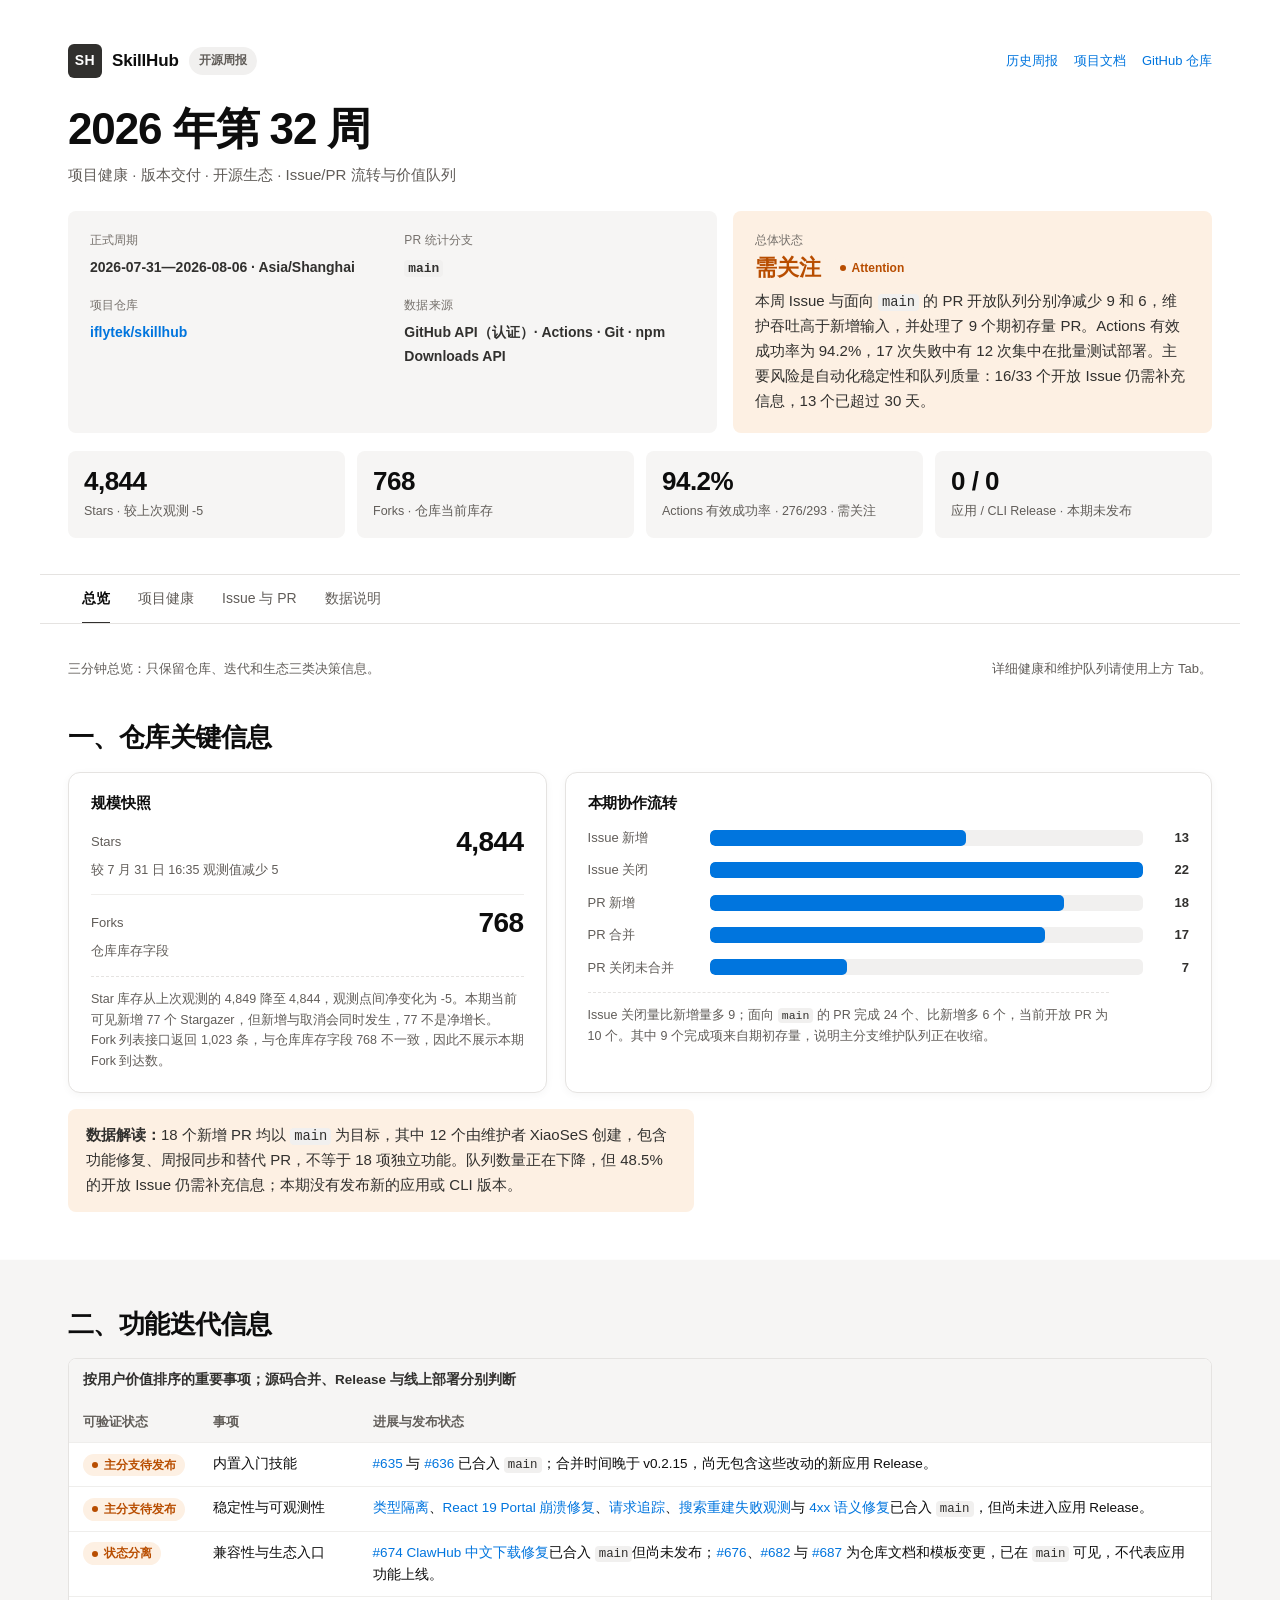
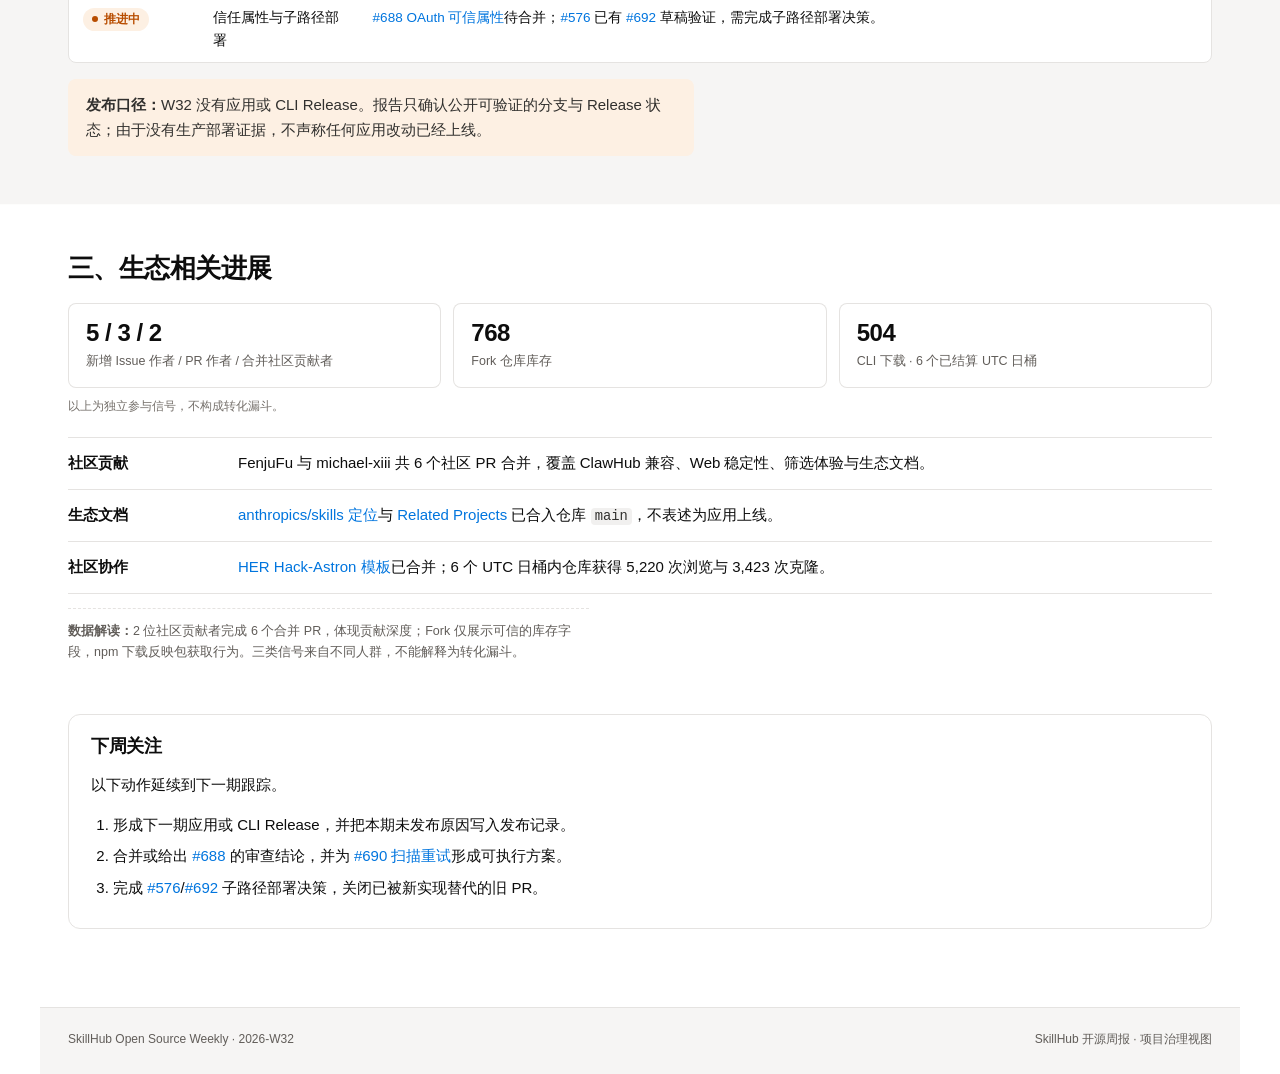
<file: site/reports/2026-W32/index.html>
<!doctype html>
<html lang="zh-CN">
<head>
  <meta charset="utf-8">
  <meta name="viewport" content="width=device-width,initial-scale=1">
  <meta name="description" content="SkillHub 2026 年第 32 周开源周报：仓库状态、主分支迭代、生态进展及项目健康明细。">
  <title>SkillHub 开源周报｜2026 年第 32 周</title>
  <script>document.documentElement.classList.add('js')</script>
  <style data-report-theme="notion-light">
:root {
  color-scheme: light;
  --page: #ffffff;
  --paper: #ffffff;
  --warm: #f6f5f4;
  --ink: #0d0d0d;
  --ink-soft: #31302e;
  --muted: #615d59;
  --faint: #76716c;
  --line: #e5e3e1;
  --line-soft: #efeeec;
  --blue: #0075de;
  --blue-active: #005bab;
  --blue-soft: #f2f9ff;
  --green: #147a33;
  --green-soft: #e9f7ec;
  --orange: #b84d00;
  --orange-soft: #fdf0e3;
  --red: #b52d25;
  --red-soft: #fdecea;
  --neutral-soft: #f1f0ef;
  --focus: #097fe8;
  --radius-sm: 8px;
  --radius: 12px;
  --shadow: 0 2px 8px rgb(0 0 0 / 4%);
}

* {
  box-sizing: border-box;
}

html {
  scroll-behavior: smooth;
}

body {
  margin: 0;
  background: var(--page);
  color: var(--ink);
  font: 15px/1.65 Inter, -apple-system, BlinkMacSystemFont, "Segoe UI",
    "PingFang SC", "Hiragino Sans GB", "Microsoft YaHei", sans-serif;
  text-rendering: optimizeLegibility;
  -webkit-font-smoothing: antialiased;
}

a {
  color: var(--blue);
  text-decoration: none;
  text-underline-offset: 3px;
}

a:hover {
  color: var(--blue-active);
  text-decoration: underline;
}

button,
a {
  -webkit-tap-highlight-color: transparent;
}

:focus-visible {
  outline: 2px solid var(--focus);
  outline-offset: 3px;
}

code {
  padding: 1px 4px;
  border-radius: 4px;
  background: var(--neutral-soft);
  color: var(--ink-soft);
  font-size: .92em;
}

.skip-link {
  position: fixed;
  z-index: 30;
  top: 8px;
  left: -999px;
  padding: 8px 12px;
  border-radius: 4px;
  background: var(--ink-soft);
  color: #fff;
}

.skip-link:focus {
  left: 8px;
}

.report {
  width: min(1200px, 100%);
  min-height: 100vh;
  margin: 0 auto;
  background: var(--paper);
}

.masthead {
  padding: 44px 28px 36px;
  border-bottom: 1px solid var(--line);
}

.topline {
  display: flex;
  align-items: center;
  justify-content: space-between;
  gap: 18px;
  margin-bottom: 26px;
}

.brand {
  display: flex;
  align-items: center;
  gap: 10px;
  color: var(--ink);
}

.brand-mark {
  display: inline-flex;
  width: 34px;
  height: 34px;
  align-items: center;
  justify-content: center;
  border-radius: 6px;
  background: var(--ink-soft);
  color: #fff;
  font-size: 14px;
  font-weight: 700;
  letter-spacing: .04em;
}

.brand-name {
  font-size: 17px;
  font-weight: 700;
  letter-spacing: -.01em;
}

.brand-tag {
  padding: 4px 10px;
  border-radius: 9999px;
  background: var(--neutral-soft);
  color: var(--muted);
  font-size: 12px;
  font-weight: 600;
}

.utility-links {
  display: flex;
  flex-wrap: wrap;
  gap: 16px;
  font-size: 13px;
}

h1,
h2,
h3 {
  text-wrap: balance;
}

h1 {
  max-width: 820px;
  margin: 0;
  color: var(--ink);
  font-size: clamp(32px, 4vw, 44px);
  line-height: 1.15;
  letter-spacing: -.025em;
}

.report-sub {
  margin: 8px 0 24px;
  color: var(--muted);
  font-size: 15px;
}

.header-grid {
  display: grid;
  grid-template-columns: 1.15fr .85fr;
  gap: 16px;
}

.meta-card,
.headline {
  border-radius: var(--radius-sm);
  padding: 20px 22px;
}

.meta-card {
  background: var(--warm);
}

.meta-grid {
  display: grid;
  grid-template-columns: 1fr 1fr;
  gap: 16px 24px;
}

.meta-item .key,
.headline-label {
  display: block;
  margin-bottom: 4px;
  color: var(--faint);
  font-size: 12px;
  font-weight: 500;
  letter-spacing: .01em;
}

.meta-item .value {
  color: var(--ink-soft);
  font-size: 14px;
  font-weight: 600;
}

.period {
  margin: 0;
}

.headline {
  display: flex;
  flex-direction: column;
  justify-content: center;
  margin: 0;
  border: 0;
  background: var(--orange-soft);
  color: var(--ink-soft);
}

.headline-status {
  display: flex;
  align-items: center;
  gap: 10px;
  margin-bottom: 7px;
}

.headline-status strong {
  color: var(--orange);
  font-size: 22px;
  line-height: 1.2;
}

.headline p {
  margin: 0;
  max-width: 60ch;
}

.metrics {
  display: grid;
  grid-template-columns: repeat(4, 1fr);
  gap: 12px;
  margin-top: 18px;
  border: 0;
}

.metric {
  min-width: 0;
  padding: 16px;
  border: 0;
  border-radius: var(--radius-sm);
  background: var(--warm);
}

.metric strong {
  display: block;
  color: var(--ink);
  font-size: 26px;
  line-height: 1.15;
  letter-spacing: -.02em;
  font-variant-numeric: tabular-nums;
}

.metric span {
  display: block;
  margin-top: 4px;
  color: var(--muted);
  font-size: 12.5px;
}

.tabs-wrap {
  position: sticky;
  z-index: 20;
  top: 0;
  overflow-x: auto;
  border-bottom: 1px solid var(--line);
  background: rgb(255 255 255 / 97%);
  backdrop-filter: saturate(1.1) blur(5px);
}

.tabs {
  display: flex;
  min-width: max-content;
  padding: 0 28px;
}

.tab {
  position: relative;
  min-height: 48px;
  padding: 0 14px;
  border: 0;
  background: transparent;
  color: var(--muted);
  cursor: pointer;
  font: inherit;
  font-size: 14px;
  font-weight: 500;
}

.tab::after {
  position: absolute;
  right: 14px;
  bottom: -1px;
  left: 14px;
  height: 2px;
  background: transparent;
  content: "";
}

.tab:hover,
.tab[aria-selected="true"] {
  color: var(--ink);
}

.tab[aria-selected="true"] {
  font-weight: 600;
}

.tab[aria-selected="true"]::after {
  background: var(--ink-soft);
}

main {
  padding: 0 28px 48px;
}

.tab-panel {
  padding-top: 4px;
}

.js .tab-panel[hidden] {
  display: none;
}

.panel-intro {
  display: flex;
  justify-content: space-between;
  gap: 24px;
  margin: 30px 0 0;
  color: var(--muted);
  font-size: 13px;
}

.panel-intro p {
  margin: 0;
}

section.report-section {
  margin: 0;
  padding: 48px 0;
  border: 0;
}

.tab-panel > section.report-section:nth-of-type(even) {
  background: var(--warm);
  box-shadow: 0 0 0 100vmax var(--warm);
  clip-path: inset(0 -100vmax);
}

section.report-section:first-of-type {
  padding-top: 42px;
}

h2 {
  margin: 0 0 18px;
  color: var(--ink);
  font-size: 26px;
  line-height: 1.25;
  letter-spacing: -.02em;
}

h3 {
  margin: 30px 0 12px;
  color: var(--ink);
  font-size: 18px;
  line-height: 1.35;
  letter-spacing: -.01em;
}

p {
  max-width: 75ch;
  text-wrap: pretty;
}

.section-lead {
  margin: -7px 0 18px;
  color: var(--muted);
}

.table-wrap {
  overflow-x: auto;
  border: 1px solid var(--line);
  border-radius: var(--radius-sm);
  background: var(--paper);
}

table {
  width: 100%;
  min-width: 680px;
  border-collapse: collapse;
  font-size: 13.5px;
}

caption {
  padding: 10px 14px;
  background: var(--warm);
  color: var(--ink-soft);
  font-weight: 600;
  text-align: left;
}

th,
td {
  padding: 10px 14px;
  border-bottom: 1px solid var(--line-soft);
  vertical-align: top;
  text-align: left;
}

th {
  background: var(--warm);
  color: var(--muted);
  font-size: 12.5px;
  font-weight: 600;
  white-space: nowrap;
}

tbody tr:last-child td {
  border-bottom: 0;
}

tbody tr:hover {
  background: #faf9f8;
}

.number {
  text-align: right;
  white-space: nowrap;
  font-variant-numeric: tabular-nums;
}

.status,
.value-level {
  display: inline-flex;
  align-items: center;
  gap: 6px;
  min-width: 25px;
  padding: 4px 9px;
  border: 0;
  border-radius: 9999px;
  font-size: 12px;
  font-weight: 600;
  line-height: 1.2;
  white-space: nowrap;
}

.status::before {
  width: 6px;
  height: 6px;
  border-radius: 50%;
  background: currentColor;
  content: "";
}

.status.ok {
  background: var(--green-soft);
  color: var(--green);
}

.status.warn {
  background: var(--orange-soft);
  color: var(--orange);
}

.status.risk {
  background: var(--red-soft);
  color: var(--red);
}

.value-a {
  background: var(--red-soft);
  color: var(--red);
}

.value-b {
  background: var(--orange-soft);
  color: var(--orange);
}

.value-c {
  background: var(--blue-soft);
  color: var(--blue-active);
}

.value-d {
  background: var(--neutral-soft);
  color: var(--muted);
}

.risk-note {
  margin: 16px 0 0;
  padding: 14px 18px;
  border: 0;
  border-radius: var(--radius-sm);
  background: var(--orange-soft);
  color: var(--ink-soft);
}

.repo-visuals {
  display: grid;
  grid-template-columns: minmax(280px, .85fr) minmax(0, 1.15fr);
  gap: 18px;
}

.snapshot-list {
  display: grid;
  gap: 0;
}

.snapshot-row {
  display: grid;
  grid-template-columns: minmax(90px, 1fr) auto;
  gap: 4px 16px;
  align-items: center;
  padding: 13px 0;
  border-bottom: 1px solid var(--line-soft);
}

.snapshot-row:first-child {
  padding-top: 0;
}

.snapshot-row:last-child {
  padding-bottom: 0;
  border-bottom: 0;
}

.snapshot-row .snapshot-label {
  color: var(--muted);
  font-size: 13px;
}

.snapshot-row strong {
  color: var(--ink);
  font-size: 28px;
  line-height: 1.05;
  letter-spacing: -.02em;
  font-variant-numeric: tabular-nums;
}

.snapshot-row .snapshot-change {
  grid-column: 1 / -1;
  color: var(--muted);
  font-size: 12.5px;
}

.snapshot-row .snapshot-change.positive {
  color: var(--green);
}

.snapshot-row .snapshot-change.missing {
  color: var(--orange);
}

.chart-note {
  margin: 14px 0 0;
  padding-top: 12px;
  border-top: 1px dashed var(--line);
  color: var(--muted);
  font-size: 12.5px;
}

.ecosystem-signals {
  display: grid;
  grid-template-columns: repeat(3, minmax(0, 1fr));
  gap: 12px;
  margin-bottom: 20px;
}

.ecosystem-signal {
  padding: 16px 18px;
  border-radius: var(--radius-sm);
  background: var(--paper);
  box-shadow: inset 0 0 0 1px var(--line);
}

.ecosystem-signal strong {
  display: block;
  color: var(--ink);
  font-size: 24px;
  line-height: 1.15;
  letter-spacing: -.02em;
  font-variant-numeric: tabular-nums;
}

.ecosystem-signal span {
  display: block;
  margin-top: 5px;
  color: var(--muted);
  font-size: 12.5px;
}

.ecosystem-signal-note {
  grid-column: 1 / -1;
  margin: -3px 0 0;
  color: var(--faint);
  font-size: 12px;
}

.ecosystem-list,
.method-list {
  margin: 0;
  padding: 0;
  border-top: 1px solid var(--line);
  list-style: none;
}

.ecosystem-list li,
.method-list li {
  display: grid;
  grid-template-columns: 150px 1fr;
  gap: 20px;
  padding: 13px 0;
  border-bottom: 1px solid var(--line);
}

.method-list li {
  grid-template-columns: 180px 1fr;
}

.ecosystem-list strong,
.method-list strong {
  color: var(--ink);
}

.next-actions {
  margin: 4px 0 30px;
  padding: 20px 22px;
  border: 1px solid var(--line);
  border-radius: var(--radius);
  background: var(--paper);
}

.next-actions h2 {
  margin-bottom: 8px;
  font-size: 18px;
}

.next-actions ol {
  margin: 0;
  padding-left: 22px;
}

.next-actions li {
  margin: 7px 0;
}

.health-cards {
  display: grid;
  grid-template-columns: repeat(auto-fit, minmax(280px, 1fr));
  gap: 16px;
}

.health-card,
.chart-box,
.health-note {
  border: 1px solid var(--line);
  border-radius: var(--radius);
  background: var(--paper);
  box-shadow: var(--shadow);
}

.health-card {
  display: flex;
  flex-direction: column;
  gap: 9px;
  padding: 20px 22px;
}

.health-card .top {
  display: flex;
  align-items: center;
  justify-content: space-between;
  gap: 10px;
}

.health-card .name {
  color: var(--ink);
  font-size: 15px;
  font-weight: 700;
}

.health-card .health-metric {
  color: var(--ink);
  font-size: 27px;
  font-weight: 700;
  line-height: 1.1;
  letter-spacing: -.02em;
  font-variant-numeric: tabular-nums;
}

.health-card .health-metric small {
  color: var(--muted);
  font-size: 13px;
  font-weight: 500;
  letter-spacing: 0;
}

.health-card p {
  margin: 0;
  color: var(--ink-soft);
  font-size: 13.5px;
}

.health-card .detail {
  padding-top: 9px;
  border-top: 1px dashed var(--line);
  color: var(--muted);
  font-size: 12.5px;
}

.segbar {
  display: flex;
  height: 24px;
  overflow: hidden;
  margin: 15px 0 10px;
  border-radius: 6px;
  background: var(--neutral-soft);
}

.segbar > span {
  min-width: 2px;
  height: 100%;
}

.seg-success {
  background: #1aae39;
}

.seg-failure {
  background: #e16259;
}

.seg-auth {
  background: #e8a94b;
}

.seg-skipped {
  background: #d6d2cd;
}

.seg-cancelled {
  background: #8e8984;
}

.chart-legend {
  display: flex;
  flex-wrap: wrap;
  gap: 8px 20px;
  color: var(--muted);
  font-size: 13px;
}

.chart-legend span {
  display: inline-flex;
  align-items: center;
  gap: 7px;
}

.chart-legend i {
  width: 10px;
  height: 10px;
  border-radius: 3px;
}

.chart-legend b {
  color: var(--ink-soft);
  font-variant-numeric: tabular-nums;
}

.chart-grid {
  display: grid;
  grid-template-columns: repeat(2, minmax(0, 1fr));
  gap: 18px;
}

.chart-box {
  padding: 20px 22px;
}

.chart-box h3 {
  margin: 0 0 14px;
  font-size: 15px;
}

.bars {
  display: grid;
  gap: 11px;
}

.bar-row {
  display: grid;
  grid-template-columns: 88px 1fr 42px;
  gap: 10px;
  align-items: center;
  font-size: 13px;
}

.repo-visuals .bar-row {
  grid-template-columns: 112px 1fr 36px;
}

.bar-label {
  color: var(--muted);
  white-space: nowrap;
}

.bar-track {
  height: 16px;
  overflow: hidden;
  border-radius: 5px;
  background: var(--neutral-soft);
}

.bar-fill {
  display: block;
  height: 100%;
  min-width: 2px;
  border-radius: 5px;
  background: var(--blue);
}

.bar-fill.hot {
  background: var(--orange);
}

.bar-value {
  color: var(--ink-soft);
  font-weight: 700;
  text-align: right;
  font-variant-numeric: tabular-nums;
}

.donut-layout {
  display: grid;
  grid-template-columns: 150px 1fr;
  gap: 22px;
  align-items: center;
}

.donut {
  position: relative;
  width: 142px;
  height: 142px;
  border-radius: 50%;
  background: conic-gradient(var(--orange) 0 var(--value), #d6d2cd var(--value) 100%);
}

.donut::after {
  position: absolute;
  inset: 24px;
  border-radius: 50%;
  background: var(--paper);
  content: "";
}

.donut-center {
  position: absolute;
  z-index: 1;
  inset: 0;
  display: flex;
  flex-direction: column;
  align-items: center;
  justify-content: center;
}

.donut-center strong {
  color: var(--ink);
  font-size: 26px;
  line-height: 1.1;
}

.donut-center span {
  color: var(--muted);
  font-size: 12px;
}

.donut-copy p {
  margin: 0 0 9px;
  color: var(--ink-soft);
  font-size: 13.5px;
}

.donut-copy p:last-child {
  margin-bottom: 0;
}

.health-grid {
  display: grid;
  grid-template-columns: repeat(2, minmax(0, 1fr));
  gap: 18px;
  margin-top: 18px;
}

.chart-box + .table-wrap {
  margin-top: 18px;
}

.health-note {
  padding: 18px;
}

.health-note h3 {
  margin: 0 0 7px;
  font-size: 15px;
}

.health-note p {
  margin: 0;
  color: var(--ink-soft);
}

.flow-summary {
  display: grid;
  grid-template-columns: repeat(2, minmax(0, 1fr));
  gap: 12px;
  margin: 18px 0 24px;
}

.flow-item {
  padding: 16px 18px;
  border-radius: var(--radius-sm);
  background: var(--warm);
}

.flow-item strong {
  display: block;
  color: var(--ink);
  font-size: 20px;
  font-variant-numeric: tabular-nums;
}

.flow-item span {
  color: var(--muted);
  font-size: 12.5px;
}

details {
  margin-top: 16px;
  border: 1px solid var(--line);
  border-radius: var(--radius);
  background: var(--paper);
}

summary {
  padding: 14px 18px;
  color: var(--ink-soft);
  cursor: pointer;
  font-weight: 700;
}

.details-body {
  padding: 0 18px 16px;
}

footer {
  display: flex;
  justify-content: space-between;
  gap: 24px;
  padding: 22px 28px 28px;
  border-top: 1px solid var(--line);
  background: var(--warm);
  color: var(--muted);
  font-size: 12px;
}

.sr-only {
  position: absolute;
  width: 1px;
  height: 1px;
  padding: 0;
  margin: -1px;
  overflow: hidden;
  clip: rect(0, 0, 0, 0);
  white-space: nowrap;
  border: 0;
}

@media (max-width: 760px) {
  .masthead,
  main,
  footer {
    padding-right: 18px;
    padding-left: 18px;
  }

  .topline,
  footer,
  .panel-intro {
    align-items: flex-start;
    flex-direction: column;
    gap: 8px;
  }

  .header-grid,
  .meta-grid,
  .repo-visuals,
  .chart-grid,
  .health-grid,
  .flow-summary {
    grid-template-columns: 1fr;
  }

  .header-grid > *,
  .meta-item {
    min-width: 0;
  }

  .meta-item .value {
    overflow-wrap: anywhere;
  }

  .metrics {
    grid-template-columns: repeat(2, 1fr);
  }

  .tabs {
    padding: 0 6px;
  }

  section.report-section {
    padding: 38px 0;
  }

  .ecosystem-list li,
  .method-list li {
    grid-template-columns: 1fr;
    gap: 3px;
  }

  .ecosystem-signals {
    grid-template-columns: 1fr;
  }

  .ecosystem-signal-note {
    grid-column: auto;
  }

  .donut-layout {
    grid-template-columns: 1fr;
    justify-items: center;
  }

  .donut-copy {
    text-align: center;
  }
}

@media (max-width: 430px) {
  h1 {
    font-size: 30px;
    overflow-wrap: anywhere;
  }

  .bar-row {
    grid-template-columns: 76px 1fr 32px;
    gap: 7px;
  }

  .repo-visuals .bar-row {
    grid-template-columns: 98px 1fr 28px;
  }
}

@media (prefers-reduced-motion: reduce) {
  html {
    scroll-behavior: auto;
  }
}

@media print {
  @page {
    size: A4;
    margin: 13mm;
  }

  body {
    background: #fff;
    font-size: 10px;
  }

  .report {
    width: 100%;
  }

  .masthead,
  main,
  footer {
    padding-right: 0;
    padding-left: 0;
  }

  .tabs-wrap,
  .skip-link,
  .utility-links {
    display: none !important;
  }

  .tab-panel[hidden] {
    display: block !important;
  }

  .tab-panel {
    break-before: page;
  }

  .tab-panel:first-child {
    break-before: auto;
  }

  .tab-panel > section.report-section:nth-of-type(even) {
    background: #fff;
    box-shadow: none;
    clip-path: none;
  }

  section.report-section {
    padding: 16px 0;
  }

  h1 {
    font-size: 27px;
  }

  h2,
  h3,
  tr,
  .health-card,
  .health-note,
  .chart-box,
  .next-actions {
    break-inside: avoid;
  }

  table {
    min-width: 0;
    font-size: 8px;
  }

  th,
  td {
    padding: 5px 6px;
  }

  .health-card,
  .health-note,
  .chart-box {
    box-shadow: none;
  }

  .segbar,
  .bar-fill,
  .donut,
  .status,
  .value-level,
  .metric,
  .headline {
    print-color-adjust: exact;
    -webkit-print-color-adjust: exact;
  }
}
  </style>
  <noscript>
    <style>
      .tabs-wrap { display: none !important; }
      .tab-panel[hidden] { display: block !important; }
    </style>
  </noscript>
</head>
<body>
  <a class="skip-link" href="#report-content">跳到报告正文</a>
  <article class="report"
    data-period-start="2026-07-31T00:00:00+08:00"
    data-period-end="2026-08-06T18:47:26+08:00"
    data-period-boundary="[)"
    data-period-status="manual-close"
    data-snapshot-at="2026-08-06T18:47:26+08:00"
    data-pr-target-branch="main"
    data-star-evidence="current-visible-arrivals"
    data-star-api-status="success"
    data-star-arrivals="77"
    data-star-observed-total="4844"
    data-star-observed-at="2026-08-06T18:50:41+08:00"
    data-star-previous-observed-total="4849"
    data-star-previous-observed-at="2026-07-31T16:35:00+08:00"
    data-star-observation-delta="-5"
    data-star-start-at=""
    data-star-end-at="">
    <header class="masthead">
      <div class="topline">
        <div class="brand">
          <span class="brand-mark" aria-hidden="true">SH</span>
          <span class="brand-name">SkillHub</span>
          <span class="brand-tag">开源周报</span>
        </div>
        <nav class="utility-links" aria-label="站点链接">
          <a href="../../archive.html">历史周报</a>
          <a href="https://iflytek.github.io/skillhub/">项目文档</a>
          <a href="https://github.com/iflytek/skillhub">GitHub 仓库</a>
        </nav>
      </div>
      <h1>2026 年第 32 周</h1>
      <p class="report-sub">项目健康 · 版本交付 · 开源生态 · Issue/PR 流转与价值队列</p>
      <div class="header-grid">
        <div class="meta-card">
          <div class="meta-grid">
            <div class="meta-item">
              <span class="key">正式周期</span>
              <span class="value">2026-07-31—2026-08-06 · Asia/Shanghai</span>
            </div>
            <div class="meta-item">
              <span class="key">PR 统计分支</span>
              <span class="value"><code>main</code></span>
            </div>
            <div class="meta-item">
              <span class="key">项目仓库</span>
              <span class="value"><a href="https://github.com/iflytek/skillhub">iflytek/skillhub</a></span>
            </div>
            <div class="meta-item">
              <span class="key">数据来源</span>
              <span class="value">GitHub API（认证）· Actions · Git · npm Downloads API</span>
            </div>
          </div>
        </div>
        <div class="headline">
          <span class="headline-label">总体状态</span>
          <div class="headline-status">
            <strong>需关注</strong>
            <span class="status warn">Attention</span>
          </div>
          <p>本周 Issue 与面向 <code>main</code> 的 PR 开放队列分别净减少 9 和 6，维护吞吐高于新增输入，并处理了 9 个期初存量 PR。Actions 有效成功率为 94.2%，17 次失败中有 12 次集中在批量测试部署。主要风险是自动化稳定性和队列质量：16/33 个开放 Issue 仍需补充信息，13 个已超过 30 天。</p>
        </div>
      </div>
      <div class="metrics" aria-label="四项核心指标">
        <div class="metric"><strong>4,844</strong><span>Stars · 较上次观测 -5</span></div>
        <div class="metric"><strong>768</strong><span>Forks · 仓库当前库存</span></div>
        <div class="metric"><strong>94.2%</strong><span>Actions 有效成功率 · 276/293 · 需关注</span></div>
        <div class="metric"><strong>0 / 0</strong><span>应用 / CLI Release · 本期未发布</span></div>
      </div>
    </header>

    <div class="tabs-wrap">
      <nav class="tabs" role="tablist" aria-label="周报视图">
        <button class="tab" id="tab-overview" type="button" role="tab" aria-selected="true"
          aria-controls="panel-overview" tabindex="0" data-tab="overview">总览</button>
        <button class="tab" id="tab-health" type="button" role="tab" aria-selected="false"
          aria-controls="panel-health" tabindex="-1" data-tab="health">项目健康</button>
        <button class="tab" id="tab-flow" type="button" role="tab" aria-selected="false"
          aria-controls="panel-flow" tabindex="-1" data-tab="flow">Issue 与 PR</button>
        <button class="tab" id="tab-method" type="button" role="tab" aria-selected="false"
          aria-controls="panel-method" tabindex="-1" data-tab="method">数据说明</button>
      </nav>
    </div>

    <main id="report-content">
      <div class="tab-panel" id="panel-overview" role="tabpanel" tabindex="0"
        aria-labelledby="tab-overview" data-panel="overview">
        <div class="panel-intro">
          <p>三分钟总览：只保留仓库、迭代和生态三类决策信息。</p>
          <p>详细健康和维护队列请使用上方 Tab。</p>
        </div>

        <section class="report-section" data-module="repository-summary" aria-labelledby="repository-title">
          <h2 id="repository-title">一、仓库关键信息</h2>
          <div class="repo-visuals">
            <div class="chart-box" data-module="repository-scale">
              <h3>规模快照</h3>
              <div class="snapshot-list">
                <div class="snapshot-row">
                  <span class="snapshot-label">Stars</span>
                  <strong>4,844</strong>
                  <span class="snapshot-change">较 7 月 31 日 16:35 观测值减少 5</span>
                </div>
                <div class="snapshot-row">
                  <span class="snapshot-label">Forks</span>
                  <strong>768</strong>
                  <span class="snapshot-change">仓库库存字段</span>
                </div>
              </div>
              <p class="chart-note">Star 库存从上次观测的 4,849 降至 4,844，观测点间净变化为 -5。本期当前可见新增 77 个 Stargazer，但新增与取消会同时发生，77 不是净增长。Fork 列表接口返回 1,023 条，与仓库库存字段 768 不一致，因此不展示本期 Fork 到达数。</p>
            </div>
            <div class="chart-box" data-module="weekly-collaboration-chart">
              <h3>本期协作流转</h3>
              <div class="bars" role="img" aria-label="W32 协作流转：Issue 新增 13 个、关闭 22 个；目标为 main 的 PR 新增 18 个、合并 17 个、关闭未合并 7 个">
                <div class="bar-row"><span class="bar-label">Issue 新增</span><span class="bar-track"><span class="bar-fill" style="width:59.1%"></span></span><span class="bar-value">13</span></div>
                <div class="bar-row"><span class="bar-label">Issue 关闭</span><span class="bar-track"><span class="bar-fill" style="width:100%"></span></span><span class="bar-value">22</span></div>
                <div class="bar-row"><span class="bar-label">PR 新增</span><span class="bar-track"><span class="bar-fill" style="width:81.8%"></span></span><span class="bar-value">18</span></div>
                <div class="bar-row"><span class="bar-label">PR 合并</span><span class="bar-track"><span class="bar-fill" style="width:77.3%"></span></span><span class="bar-value">17</span></div>
                <div class="bar-row"><span class="bar-label">PR 关闭未合并</span><span class="bar-track"><span class="bar-fill" style="width:31.8%"></span></span><span class="bar-value">7</span></div>
              </div>
              <p class="chart-note">Issue 关闭量比新增量多 9；面向 <code>main</code> 的 PR 完成 24 个、比新增多 6 个，当前开放 PR 为 10 个。其中 9 个完成项来自期初存量，说明主分支维护队列正在收缩。</p>
            </div>
          </div>
          <p class="risk-note"><strong>数据解读：</strong>18 个新增 PR 均以 <code>main</code> 为目标，其中 12 个由维护者 XiaoSeS 创建，包含功能修复、周报同步和替代 PR，不等于 18 项独立功能。队列数量正在下降，但 48.5% 的开放 Issue 仍需补充信息；本期没有发布新的应用或 CLI 版本。</p>
        </section>

        <section class="report-section" data-module="feature-iterations" aria-labelledby="feature-title">
          <h2 id="feature-title">二、功能迭代信息</h2>
          <div class="table-wrap">
            <table>
              <caption>按用户价值排序的重要事项；源码合并、Release 与线上部署分别判断</caption>
              <thead><tr><th>可验证状态</th><th>事项</th><th>进展与发布状态</th></tr></thead>
              <tbody>
                <tr>
                  <td><span class="status warn">主分支待发布</span></td>
                  <td>内置入门技能</td>
                  <td><a href="https://github.com/iflytek/skillhub/pull/635">#635</a> 与 <a href="https://github.com/iflytek/skillhub/pull/636">#636</a> 已合入 <code>main</code>；合并时间晚于 v0.2.15，尚无包含这些改动的新应用 Release。</td>
                </tr>
                <tr>
                  <td><span class="status warn">主分支待发布</span></td>
                  <td>稳定性与可观测性</td>
                  <td><a href="https://github.com/iflytek/skillhub/pull/619">类型隔离</a>、<a href="https://github.com/iflytek/skillhub/pull/624">React 19 Portal 崩溃修复</a>、<a href="https://github.com/iflytek/skillhub/pull/664">请求追踪</a>、<a href="https://github.com/iflytek/skillhub/pull/684">搜索重建失败观测</a>与 <a href="https://github.com/iflytek/skillhub/pull/685">4xx 语义修复</a>已合入 <code>main</code>，但尚未进入应用 Release。</td>
                </tr>
                <tr>
                  <td><span class="status warn">状态分离</span></td>
                  <td>兼容性与生态入口</td>
                  <td><a href="https://github.com/iflytek/skillhub/pull/674">#674 ClawHub 中文下载修复</a>已合入 <code>main</code>但尚未发布；<a href="https://github.com/iflytek/skillhub/pull/676">#676</a>、<a href="https://github.com/iflytek/skillhub/pull/682">#682</a> 与 <a href="https://github.com/iflytek/skillhub/pull/687">#687</a> 为仓库文档和模板变更，已在 <code>main</code> 可见，不代表应用功能上线。</td>
                </tr>
                <tr>
                  <td><span class="status warn">推进中</span></td>
                  <td>信任属性与子路径部署</td>
                  <td><a href="https://github.com/iflytek/skillhub/pull/688">#688 OAuth 可信属性</a>待合并；<a href="https://github.com/iflytek/skillhub/pull/576">#576</a> 已有 <a href="https://github.com/iflytek/skillhub/pull/692">#692</a> 草稿验证，需完成子路径部署决策。</td>
                </tr>
              </tbody>
            </table>
          </div>
          <p class="risk-note"><strong>发布口径：</strong>W32 没有应用或 CLI Release。报告只确认公开可验证的分支与 Release 状态；由于没有生产部署证据，不声称任何应用改动已经上线。</p>
        </section>

        <section class="report-section" data-module="ecosystem-progress" aria-labelledby="ecosystem-title">
          <h2 id="ecosystem-title">三、生态相关进展</h2>
          <div class="ecosystem-signals" data-module="ecosystem-signals" role="img"
            aria-label="W32 开源生态参与信号：新增 Issue 作者 5 位、面向 main 的新增 PR 作者 3 位、合并社区贡献者 2 位；仓库 Fork 库存 768；SkillHub CLI 在 2026 年 7 月 31 日至 8 月 5 日的 6 个已结算 UTC 日桶下载 504 次">
            <div class="ecosystem-signal"><strong>5 / 3 / 2</strong><span>新增 Issue 作者 / PR 作者 / 合并社区贡献者</span></div>
            <div class="ecosystem-signal"><strong>768</strong><span>Fork 仓库库存</span></div>
            <div class="ecosystem-signal"><strong>504</strong><span>CLI 下载 · 6 个已结算 UTC 日桶</span></div>
            <p class="ecosystem-signal-note">以上为独立参与信号，不构成转化漏斗。</p>
          </div>
          <ul class="ecosystem-list">
            <li><strong>社区贡献</strong><span>FenjuFu 与 michael-xiii 共 6 个社区 PR 合并，覆盖 ClawHub 兼容、Web 稳定性、筛选体验与生态文档。</span></li>
            <li><strong>生态文档</strong><span><a href="https://github.com/iflytek/skillhub/pull/676">anthropics/skills 定位</a>与 <a href="https://github.com/iflytek/skillhub/pull/682">Related Projects</a> 已合入仓库 <code>main</code>，不表述为应用上线。</span></li>
            <li><strong>社区协作</strong><span><a href="https://github.com/iflytek/skillhub/pull/687">HER Hack-Astron 模板</a>已合并；6 个 UTC 日桶内仓库获得 5,220 次浏览与 3,423 次克隆。</span></li>
          </ul>
          <p class="chart-note"><strong>数据解读：</strong>2 位社区贡献者完成 6 个合并 PR，体现贡献深度；Fork 仅展示可信的库存字段，npm 下载反映包获取行为。三类信号来自不同人群，不能解释为转化漏斗。</p>
        </section>

        <aside class="next-actions" data-module="next-actions" aria-labelledby="next-title">
          <h2 id="next-title">下周关注</h2>
          <p>以下动作延续到下一期跟踪。</p>
          <ol>
            <li>形成下一期应用或 CLI Release，并把本期未发布原因写入发布记录。</li>
            <li>合并或给出 <a href="https://github.com/iflytek/skillhub/pull/688">#688</a> 的审查结论，并为 <a href="https://github.com/iflytek/skillhub/issues/690">#690 扫描重试</a>形成可执行方案。</li>
            <li>完成 <a href="https://github.com/iflytek/skillhub/pull/576">#576</a>/<a href="https://github.com/iflytek/skillhub/pull/692">#692</a> 子路径部署决策，关闭已被新实现替代的旧 PR。</li>
          </ol>
        </aside>
      </div>

      <div class="tab-panel" id="panel-health" role="tabpanel" tabindex="0"
        aria-labelledby="tab-health" data-panel="health" hidden>
        <div class="panel-intro">
          <p>项目健康详情：用于判断工程、交付和治理风险。</p>
          <p>成功流水线不等同于“无漏洞”。</p>
        </div>

        <section class="report-section" data-module="health-summary" aria-labelledby="health-summary-title">
          <h2 id="health-summary-title">项目健康状态</h2>
          <div class="health-cards">
            <article class="health-card">
              <div class="top"><span class="name">工程稳定性</span><span class="status warn">需关注</span></div>
              <div class="health-metric">94.2% <small>276/293</small></div>
              <p>有效运行中有 17 次失败。</p>
              <div class="detail">12 次集中在 8 月 6 日的批量测试部署，另有 PR Tests 2 次、PR E2E 3 次；常规 PR 检查总体稳定，但批量部署链路需要复盘。</div>
            </article>
            <article class="health-card">
              <div class="top"><span class="name">安全流水线</span><span class="status ok">稳定</span></div>
              <div class="health-metric">67 / 67 <small>执行成功</small></div>
              <p>另有 8 次等待授权、39 次条件跳过。</p>
              <div class="detail">执行成功不代表公开漏洞数量为 0。</div>
            </article>
            <article class="health-card">
              <div class="top"><span class="name">自动化运营</span><span class="status warn">需关注</span></div>
              <div class="health-metric">27 / 27 <small>Backlog Rescore</small></div>
              <p>Publish Images 7 次成功，文档部署 4/4。</p>
              <div class="detail">Issue Triage 成功 19 次、跳过 56 次、取消 1 次。</div>
            </article>
            <article class="health-card">
              <div class="top"><span class="name">Release 交付</span><span class="status warn">未达目标</span></div>
              <div class="health-metric">0 / 0 <small>应用 / CLI</small></div>
              <p>W32 没有应用或 CLI Release。</p>
              <div class="detail">“每周一个 Release”目标本期未达成；最新应用版本仍为 <a href="https://github.com/iflytek/skillhub/releases/tag/v0.2.15">v0.2.15</a>。</div>
            </article>
            <article class="health-card">
              <div class="top"><span class="name">Issue 治理</span><span class="status warn">改善中</span></div>
              <div class="health-metric">-9 <small>本期净流量</small></div>
              <p>新增 13、关闭 22，当前开放 33 个。</p>
              <div class="detail">数量已改善，但 <code>needs-info</code> 占 48.5%、30 天以上占 39.4%，治理重点转向存量质量。</div>
            </article>
            <article class="health-card">
              <div class="top"><span class="name">PR 治理</span><span class="status ok">期内净流出</span></div>
              <div class="health-metric">-6 <small>本期净流量</small></div>
              <p>面向 <code>main</code>：新增 18、合并 17、关闭未合并 7，当前开放 10 个。</p>
              <div class="detail">本期处理 9 个期初存量 PR；剩余队列中 3 个超过 30 天。</div>
            </article>
          </div>
        </section>

        <section class="report-section" data-module="workflow-execution" aria-labelledby="ci-title">
          <h2 id="ci-title">CI 与自动化执行</h2>
          <p class="section-lead">本期共有 562 条 Actions 记录，其中 276 次成功、17 次失败、40 次等待授权、222 次跳过、7 次取消。</p>
          <div class="chart-box" data-module="actions-outcome-chart">
            <h3>Actions 结果构成</h3>
            <div class="segbar" role="img" aria-label="W32 Actions 共 562 条记录：成功 276，失败 17，等待授权 40，条件跳过 222，取消 7">
              <span class="seg-success" style="width:49.11%"></span>
              <span class="seg-failure" style="width:3.02%"></span>
              <span class="seg-auth" style="width:7.12%"></span>
              <span class="seg-skipped" style="width:39.50%"></span>
              <span class="seg-cancelled" style="width:1.25%"></span>
            </div>
            <div class="chart-legend" aria-hidden="true">
              <span><i class="seg-success"></i>成功 <b>276</b></span>
              <span><i class="seg-failure"></i>失败 <b>17</b></span>
              <span><i class="seg-auth"></i>等待授权 <b>40</b></span>
              <span><i class="seg-skipped"></i>跳过 <b>222</b></span>
              <span><i class="seg-cancelled"></i>取消 <b>7</b></span>
            </div>
          </div>
          <div class="table-wrap">
            <table>
              <caption>工作流执行明细</caption>
              <thead>
                <tr><th>工作流</th><th class="number">总记录</th><th class="number">成功</th><th class="number">失败</th><th class="number">等待授权</th><th class="number">跳过/取消</th></tr>
              </thead>
              <tbody>
                <tr><td>Security</td><td class="number">114</td><td class="number">67</td><td class="number">0</td><td class="number">8</td><td class="number">39</td></tr>
                <tr><td>Issue Triage</td><td class="number">76</td><td class="number">19</td><td class="number">0</td><td class="number">0</td><td class="number">57</td></tr>
                <tr><td>PR Tests</td><td class="number">96</td><td class="number">47</td><td class="number">2</td><td class="number">8</td><td class="number">39</td></tr>
                <tr><td>PR E2E</td><td class="number">83</td><td class="number">30</td><td class="number">3</td><td class="number">8</td><td class="number">42</td></tr>
                <tr><td>PR Scripts</td><td class="number">66</td><td class="number">58</td><td class="number">0</td><td class="number">8</td><td class="number">0</td></tr>
                <tr><td>Backlog Rescore</td><td class="number">27</td><td class="number">27</td><td class="number">0</td><td class="number">0</td><td class="number">0</td></tr>
                <tr><td>Claim Reward</td><td class="number">22</td><td class="number">0</td><td class="number">0</td><td class="number">0</td><td class="number">22</td></tr>
                <tr><td>PR Helm Chart</td><td class="number">37</td><td class="number">3</td><td class="number">0</td><td class="number">7</td><td class="number">27</td></tr>
                <tr><td>PR Batch Test Deploy</td><td class="number">18</td><td class="number">5</td><td class="number">12</td><td class="number">0</td><td class="number">1</td></tr>
                <tr><td>PR CLI</td><td class="number">9</td><td class="number">8</td><td class="number">0</td><td class="number">1</td><td class="number">0</td></tr>
                <tr><td>Publish Images</td><td class="number">9</td><td class="number">7</td><td class="number">0</td><td class="number">0</td><td class="number">2</td></tr>
                <tr><td>Deploy Docs</td><td class="number">4</td><td class="number">4</td><td class="number">0</td><td class="number">0</td><td class="number">0</td></tr>
                <tr><td>其他自动化</td><td class="number">1</td><td class="number">1</td><td class="number">0</td><td class="number">0</td><td class="number">0</td></tr>
              </tbody>
            </table>
          </div>
          <p class="risk-note"><strong>数据解读：</strong>94.2% 低于前次快照，17 次失败中有 12 次来自 8 月 6 日的批量测试部署；常规 PR Tests 与 PR E2E 共 5 次失败。40 次等待授权仍说明外部 PR 的检查覆盖存在门禁缺口。</p>
        </section>

        <section class="report-section" data-module="delivery-and-backlog" aria-labelledby="delivery-title">
          <h2 id="delivery-title">安全、Release 与存量健康</h2>
          <div class="health-grid">
            <article class="health-note">
              <h3>安全与供应链</h3>
              <p>Security 67 次实际执行全部成功，另有 8 次等待授权和 39 次条件跳过。公开数据无法确认私有安全告警和生产扫描任务数量。</p>
            </article>
            <article class="health-note">
              <h3>Release 交付</h3>
              <p>应用与 CLI Release 均为 0；最新应用版本 <a href="https://github.com/iflytek/skillhub/releases/tag/v0.2.15">v0.2.15</a> 于本期开始前发布。“每周一个 Release”目标本期未达成。</p>
            </article>
          </div>
          <h3>Issue 健康</h3>
          <div class="chart-grid">
            <div class="chart-box" data-module="issue-age-chart">
              <h3>开放 Issue 年龄结构</h3>
              <div class="bars" role="img" aria-label="W32 统计时点开放 Issue 33 个：不足 7 天 2 个，7 到 13 天 12 个，14 到 29 天 6 个，30 天以上 13 个">
                <div class="bar-row"><span class="bar-label">&lt; 7 天</span><span class="bar-track"><span class="bar-fill" style="width:15.4%"></span></span><span class="bar-value">2</span></div>
                <div class="bar-row"><span class="bar-label">7—13 天</span><span class="bar-track"><span class="bar-fill" style="width:92.3%"></span></span><span class="bar-value">12</span></div>
                <div class="bar-row"><span class="bar-label">14—29 天</span><span class="bar-track"><span class="bar-fill" style="width:46.2%"></span></span><span class="bar-value">6</span></div>
                <div class="bar-row"><span class="bar-label">≥ 30 天</span><span class="bar-track"><span class="bar-fill hot" style="width:100%"></span></span><span class="bar-value">13</span></div>
              </div>
              <p class="chart-note">队列净减少说明处置速度改善；但 30 天以上仍有 13 个，占开放 Issue 的 39.4%，长期存量没有随总量同步消失。</p>
            </div>
            <div class="chart-box" data-module="issue-needs-info-chart">
              <h3><code>needs-info</code> 占比</h3>
              <div class="donut-layout">
                <div class="donut" style="--value:48.5%" role="img" aria-label="W32 统计时点开放 Issue 中，16 个带 triage/needs-info 标签，占 33 个开放 Issue 的 48.5%">
                  <div class="donut-center"><strong>48.5%</strong><span>16 / 33</span></div>
                </div>
                <div class="donut-copy">
                  <p><strong>16 个</strong>开放 Issue 仍需补充信息。</p>
                  <p>该比例是当前快照，不作为周期趋势；需要集中澄清或关闭。</p>
                </div>
              </div>
            </div>
          </div>
          <h3>PR 健康</h3>
          <div class="chart-box" data-module="pr-age-chart">
            <h3>开放 PR 年龄结构</h3>
            <div class="bars" role="img" aria-label="W32 统计时点开放 PR 10 个：不足 7 天 3 个，7 到 13 天 2 个，14 到 29 天 2 个，30 天以上 3 个">
              <div class="bar-row"><span class="bar-label">&lt; 7 天</span><span class="bar-track"><span class="bar-fill" style="width:100%"></span></span><span class="bar-value">3</span></div>
              <div class="bar-row"><span class="bar-label">7—13 天</span><span class="bar-track"><span class="bar-fill" style="width:66.7%"></span></span><span class="bar-value">2</span></div>
              <div class="bar-row"><span class="bar-label">14—29 天</span><span class="bar-track"><span class="bar-fill" style="width:66.7%"></span></span><span class="bar-value">2</span></div>
              <div class="bar-row"><span class="bar-label">≥ 30 天</span><span class="bar-track"><span class="bar-fill hot" style="width:100%"></span></span><span class="bar-value">3</span></div>
            </div>
            <p class="chart-note">本期已处理 10 个期初存量 PR，开放队列降至 10 个；其中 30 天以上仍占 30.0%，下一步应继续处理已被新实现替代或长期无进展的项。</p>
          </div>
        </section>

        <section class="report-section" data-module="observable-response" aria-labelledby="response-title">
          <h2 id="response-title">社区响应</h2>
          <p>本期新增 13 个 Issue、关闭 22 个；<a href="https://github.com/iflytek/skillhub/issues/690">#690 扫描失败重试</a>成为新的高风险输入。自动分诊不等同于维护者首次响应，本期未计算人工响应 SLA。</p>
        </section>
      </div>

      <div class="tab-panel" id="panel-flow" role="tabpanel" tabindex="0"
        aria-labelledby="tab-flow" data-panel="flow" hidden>
        <div class="panel-intro">
          <p>先看本周流转，再看当前高价值维护队列。</p>
          <p>价值级别是人工治理判断，不替代仓库标签。</p>
        </div>

        <section class="report-section" data-module="weekly-flow" aria-labelledby="flow-title">
          <h2 id="flow-title">本周 Issue 与 PR 流转</h2>
          <div class="flow-summary">
            <div class="flow-item"><strong>Issue +13 / -22</strong><span>净流出 9 · 当前快照开放 33</span></div>
            <div class="flow-item"><strong>PR +18 / 完成 24</strong><span>合并 17 + 关闭未合并 7 · 净流出 6 · 当前开放 10</span></div>
          </div>
          <p class="risk-note"><strong>数据解读：</strong>本页只统计目标分支为 <code>main</code> 的 PR。“完成 24”是主分支维护流转量，不是 24 项功能上线；其中 9 个是期初存量 PR，17 个合并项仍需通过 Release 证据判断是否发布。</p>

          <h3>新增 Issue（按价值排序）</h3>
          <div class="table-wrap">
            <table>
              <caption class="sr-only">W32 新增 Issue 价值排序</caption>
              <thead><tr><th>价值</th><th>Issue</th><th>判断</th><th>当前进展</th></tr></thead>
              <tbody>
                <tr><td><span class="value-level value-a">A</span></td><td><a href="https://github.com/iflytek/skillhub/issues/690">#690 扫描失败后支持人工重试</a></td><td>影响安全扫描失败后的恢复能力，且标记为 P1/high risk。</td><td>仍开放并需要补充信息，应先明确状态机、幂等和权限边界。</td></tr>
                <tr><td><span class="value-level value-b">B</span></td><td><a href="https://github.com/iflytek/skillhub/issues/658">#658 中文名称支持</a> / <a href="https://github.com/iflytek/skillhub/issues/678">#678 Helm Chart</a></td><td>分别影响中文用户体验和 Kubernetes 部署体验。</td><td>均已通过对应修复或治理结论关闭。</td></tr>
                <tr><td><span class="value-level value-b">B</span></td><td><a href="https://github.com/iflytek/skillhub/issues/683">#683 子路径部署</a></td><td>支持非根路径部署，用户价值明确但改动横跨构建、路由与代理配置。</td><td>Issue 当前开放，已有 #576 与验证草稿 #692。</td></tr>
              </tbody>
            </table>
          </div>

          <h3>新增、合并与关闭 PR</h3>
          <div class="table-wrap">
            <table>
              <caption class="sr-only">W32 关键 PR 流转</caption>
              <thead><tr><th>类型</th><th>价值</th><th>PR</th><th>结果与判断</th></tr></thead>
              <tbody>
                <tr><td>合入 main</td><td><span class="value-level value-a">A</span></td><td><a href="https://github.com/iflytek/skillhub/pull/635">#635</a> / <a href="https://github.com/iflytek/skillhub/pull/636">#636</a> / <a href="https://github.com/iflytek/skillhub/pull/624">#624</a> / <a href="https://github.com/iflytek/skillhub/pull/625">#625</a></td><td>内置技能、产物校验和 Web 修复已进入主分支，但尚无包含这些改动的新应用 Release。</td></tr>
                <tr><td>合入 main</td><td><span class="value-level value-b">B</span></td><td><a href="https://github.com/iflytek/skillhub/pull/674">#674</a> / <a href="https://github.com/iflytek/skillhub/pull/676">#676</a> / <a href="https://github.com/iflytek/skillhub/pull/682">#682</a> / <a href="https://github.com/iflytek/skillhub/pull/687">#687</a></td><td>社区贡献已进入主分支；#674 为待发布代码，其余为仓库文档或模板变更。</td></tr>
                <tr><td>新增待审</td><td><span class="value-level value-a">A</span></td><td><a href="https://github.com/iflytek/skillhub/pull/688">#688 OAuth 可信属性</a></td><td>影响外部身份安全边界，建议完成安全回归后优先合并。</td></tr>
                <tr><td>新增待审</td><td><span class="value-level value-b">B</span></td><td><a href="https://github.com/iflytek/skillhub/pull/689">#689 Actuator 独立目标</a> / <a href="https://github.com/iflytek/skillhub/pull/692">#692 子路径验证</a></td><td>分别改善持久环境 Smoke Test 与子路径部署验证。</td></tr>
              </tbody>
            </table>
          </div>
        </section>

        <section class="report-section" data-module="priority-queue" aria-labelledby="priority-title">
          <h2 id="priority-title">当前高价值维护队列</h2>
          <p class="section-lead">以下为统计时点需要明确决策的 A/B 项；价值分级是治理判断，不替代仓库现有 P1/P2 标签。</p>

          <h3>Issue：A 级优先处理</h3>
          <div class="table-wrap">
            <table>
              <caption class="sr-only">A 级开放 Issue</caption>
              <thead><tr><th>Issue</th><th>价值判断</th><th>建议动作</th></tr></thead>
              <tbody>
                <tr><td><a href="https://github.com/iflytek/skillhub/issues/690">#690 扫描失败后支持人工重试</a></td><td>影响安全扫描失败后的恢复能力，当前为 P1/high risk。</td><td>补齐状态机、幂等、权限和审计验收标准。</td></tr>
                <tr><td><a href="https://github.com/iflytek/skillhub/issues/605">#605 Token 撤销后部分 API 仍放行</a></td><td>认证安全语义不一致，且 Issue 在回归测试合并后仍开放。</td><td>确认失败用例覆盖 whoami/search，完成实现后关闭。</td></tr>
                <tr><td><a href="https://github.com/iflytek/skillhub/issues/612">#612 扫描任务与发布事务竞争</a></td><td>可能使合法发布因任务提前执行而失败。</td><td>将异步启动约束到事务提交后，并补稳定回归。</td></tr>
                <tr><td><a href="https://github.com/iflytek/skillhub/issues/613">#613 并发 OAuth 绑定 500</a> / <a href="https://github.com/iflytek/skillhub/issues/614">#614 旧 Session 阻断公开 API</a></td><td>影响登录与公开技能访问。</td><td>补并发唯一约束、失效会话和公开路由回归。</td></tr>
                <tr><td><a href="https://github.com/iflytek/skillhub/issues/615">#615 审核状态与审计不一致</a></td><td>服务端已提交状态却向客户端返回失败。</td><td>统一事务边界，避免部分成功和重复操作。</td></tr>
                <tr><td><a href="https://github.com/iflytek/skillhub/issues/617">#617 首次发布坐标并发竞争</a></td><td>影响同坐标并发发布的幂等与错误语义。</td><td>增加数据库约束映射与并发回归测试。</td></tr>
              </tbody>
            </table>
          </div>

          <h3>Issue：B 级需设计或严格审查</h3>
          <div class="table-wrap">
            <table>
              <caption class="sr-only">B 级开放 Issue</caption>
              <thead><tr><th>Issue</th><th>建议动作</th></tr></thead>
              <tbody>
                <tr><td><a href="https://github.com/iflytek/skillhub/issues/620">#620 审核进度与重提历史</a></td><td>先定义作者可见字段与审核隐私边界。</td></tr>
                <tr><td><a href="https://github.com/iflytek/skillhub/issues/621">#621 主题持久化</a></td><td>明确跨设备、匿名用户与系统主题的优先级。</td></tr>
                <tr><td><a href="https://github.com/iflytek/skillhub/issues/622">#622 通知由 SSE 改为轮询</a></td><td>先用代理兼容性和资源成本数据验证替换必要性。</td></tr>
                <tr><td><a href="https://github.com/iflytek/skillhub/issues/683">#683 子路径部署</a></td><td>结合 #576/#692 明确支持边界和验收矩阵。</td></tr>
              </tbody>
            </table>
          </div>

          <h3>PR：A 级优先推进</h3>
          <div class="table-wrap">
            <table>
              <caption class="sr-only">A 级开放 PR</caption>
              <thead><tr><th>PR</th><th>价值判断</th><th>建议动作</th></tr></thead>
              <tbody>
                <tr><td><a href="https://github.com/iflytek/skillhub/pull/688">#688 OAuth 可信属性</a></td><td>影响外部身份是否可安全触发资料同步和用户供应。</td><td>完成信任来源、降级路径和账户接管回归后合并。</td></tr>
                <tr><td><a href="https://github.com/iflytek/skillhub/pull/623">#623 保留 OAuth 回跳目标</a></td><td>直接影响认证后用户流程连续性。</td><td>验证多 Provider、非法目标和默认回跳后优先合并。</td></tr>
                <tr><td><a href="https://github.com/iflytek/skillhub/pull/581">#581 Namespace 兼容</a></td><td>影响既有 <code>my</code> namespace 使用路径。</td><td>核对当前坐标协议与回归覆盖，给出合并或关闭结论。</td></tr>
              </tbody>
            </table>
          </div>

          <h3>PR：B 级需设计或验证</h3>
          <div class="table-wrap">
            <table>
              <caption class="sr-only">B 级开放 PR</caption>
              <thead><tr><th>PR</th><th>建议动作</th></tr></thead>
              <tbody>
                <tr><td><a href="https://github.com/iflytek/skillhub/pull/689">#689 Smoke Test Actuator 目标</a></td><td>核对持久环境下应用与管理端点分离的配置兼容性。</td></tr>
                <tr><td><a href="https://github.com/iflytek/skillhub/pull/576">#576 子路径部署</a> / <a href="https://github.com/iflytek/skillhub/pull/692">#692 验证草稿</a></td><td>用验证矩阵完成路由、静态资源、OAuth 回跳和代理前缀决策。</td></tr>
              </tbody>
            </table>
          </div>

        </section>
      </div>

      <div class="tab-panel" id="panel-method" role="tabpanel" tabindex="0"
        aria-labelledby="tab-method" data-panel="method" hidden>
        <div class="panel-intro">
          <p>这里说明时间边界、数据来源与缺失项。</p>
          <p>缺失数据均标为“未取得”，不替换为 0。</p>
        </div>

        <section class="report-section" data-module="metric-definitions" aria-labelledby="method-title">
          <h2 id="method-title">统计口径</h2>
          <ul class="method-list">
            <li><strong>统计范围</strong><span>W32 展示范围为 2026-07-31—2026-08-06，Asia/Shanghai。</span></li>
            <li><strong>统计边界</strong><span>事件统一过滤区间为 <code>[2026-07-31 00:00:00, 2026-08-06 18:47:26)</code>，对应 UTC 为 <code>[2026-07-30 16:00:00, 2026-08-06 10:47:26)</code>。</span></li>
            <li><strong>数据快照</strong><span>开放队列、仓库库存及年龄结构以统计时点的认证 API 为准；Star 完整分页于 18:50 完成，事件流仍使用 18:47:26 的排他边界。</span></li>
            <li><strong>周期衔接</strong><span>W31 的排他截止与 W32 起始均为 7 月 31 日 00:00，相邻报告无重叠；统计边界后的事件不计入 W32。</span></li>
            <li><strong>Star 证据</strong><span>7 月 31 日 16:35 的认证 API 观测值为 4,849，8 月 6 日 18:50 为 4,844，两个观测点之间的库存净变化为 -5。同期有 77 个 <code>starred_at</code> 落入本期且在后一次查询时仍可见的新增 Stargazer；新增与取消 Star 会同时发生，因此 77 不是净增长。完整分页数量与仓库总数均为 4,844。由于两次库存观测不在严格周期边界，-5 仅表示观测点间变化。</span></li>
            <li><strong>Fork 证据</strong><span>仓库库存字段为 768；Fork 列表接口完整分页返回 1,023 条，两个认证 API 来源不一致，因此本期不展示 Fork 到达数，也不推断 Fork 净增长。</span></li>
            <li><strong>Actions 成功率</strong><span><code>success / (success + failure)</code>；等待授权、条件跳过和取消不进入分母。</span></li>
            <li><strong>Issue / PR</strong><span>GitHub Issues API 会同时返回 PR，本报告分开统计；PR 指标、列表和价值队列只纳入目标分支为 <code>main</code> 的记录。本期新增 18、合并 17、关闭未合并 7。价值 A—D 为治理判断。</span></li>
            <li><strong>交付状态</strong><span>合入 <code>main</code>、进入 Release、生产部署是不同状态。本报告没有生产部署证据，因此不使用“已上线”结论。</span></li>
            <li><strong>Release</strong><span>应用与 CLI Release 均为 0；最新应用版本 v0.2.15 发布于 W32 开始前，不计入本期。“每周一个 Release”目标本期未达成。</span></li>
            <li><strong>npm 下载</strong><span>504 次覆盖 2026-07-31—2026-08-05 的 6 个已结算 UTC 日桶；8 月 6 日桶尚未结算，不以 0 计入。该范围与 Asia/Shanghai 统计边界不完全对齐，因此只作为生态观察。</span></li>
            <li><strong>Traffic</strong><span>5,220 次浏览与 3,423 次克隆覆盖相同 6 个 UTC 日桶；逐日 uniques 不相加为全周期独立用户。</span></li>
            <li><strong>推广数据</strong><span>文章、直播、社区分享和合作项目由项目方提供；本期未提供，因而不展示推广模块，也不记为 0。</span></li>
          </ul>
        </section>

        <section class="report-section" data-module="source-coverage" aria-labelledby="source-title">
          <h2 id="source-title">数据来源与限制</h2>
          <div class="table-wrap">
            <table>
              <caption>来源覆盖</caption>
              <thead><tr><th>来源</th><th>用途</th><th>限制</th></tr></thead>
              <tbody>
                <tr><td>GitHub API（认证）</td><td>仓库、Issue、PR、Release、Actions、Fork、Stargazer <code>starred_at</code></td><td>没有周期起止两份库存快照；当前可见新增不等于净增长；Fork 列表与库存字段不一致。</td></tr>
                <tr><td>GitHub Traffic API</td><td>6 个 UTC 日桶的 Views 与 Clones</td><td>日桶与 Asia/Shanghai 边界不完全对齐；日 uniques 不可跨日求和。</td></tr>
                <tr><td>Git 标签与提交历史</td><td>主分支合并与 Release 时间核对</td><td>最新 v0.2.15 在 W32 开始前发布；本期无 Release。</td></tr>
                <tr><td>npm Downloads API</td><td><code>@astron-team/skillhub</code> 的 6 个已结算 UTC 日桶</td><td>504 次下载不等同于独立用户，且覆盖范围与本报告时区边界不完全对齐。</td></tr>
                <tr><td>人工治理判断</td><td>价值排序、推广动作和产品边界</td><td>推广动作尚未提供。</td></tr>
              </tbody>
            </table>
          </div>
          <p class="risk-note"><strong>未取得：</strong>GitHub Referrers、W32 起止两份可比 Star/Fork 库存快照、可信的本期 Fork 到达数、私有安全告警，以及生产 SkillHub 实例的可用率、延迟、Skill 数量和扫描成功率。推广动作未由项目方提供，因此省略对应模块。</p>
        </section>
      </div>
    </main>

    <footer>
      <span>SkillHub Open Source Weekly · 2026-W32</span>
      <span>SkillHub 开源周报 · 项目治理视图</span>
    </footer>
  </article>

  <script>
    (function () {
      var tabs = Array.prototype.slice.call(document.querySelectorAll('[role="tab"]'));
      var panels = Array.prototype.slice.call(document.querySelectorAll('[role="tabpanel"]'));

      function activate(name, moveFocus, updateHash) {
        var nextTab = tabs.find(function (tab) { return tab.dataset.tab === name; }) || tabs[0];
        tabs.forEach(function (tab) {
          var selected = tab === nextTab;
          tab.setAttribute('aria-selected', selected ? 'true' : 'false');
          tab.tabIndex = selected ? 0 : -1;
        });
        panels.forEach(function (panel) {
          panel.hidden = panel.dataset.panel !== nextTab.dataset.tab;
        });
        if (moveFocus) nextTab.focus();
        if (updateHash && history.replaceState) {
          history.replaceState(null, '', '#' + nextTab.dataset.tab);
        }
      }

      tabs.forEach(function (tab, index) {
        tab.addEventListener('click', function () {
          activate(tab.dataset.tab, false, true);
        });
        tab.addEventListener('keydown', function (event) {
          var nextIndex = index;
          if (event.key === 'ArrowRight') nextIndex = (index + 1) % tabs.length;
          else if (event.key === 'ArrowLeft') nextIndex = (index - 1 + tabs.length) % tabs.length;
          else if (event.key === 'Home') nextIndex = 0;
          else if (event.key === 'End') nextIndex = tabs.length - 1;
          else return;
          event.preventDefault();
          activate(tabs[nextIndex].dataset.tab, true, true);
        });
      });

      window.addEventListener('hashchange', function () {
        activate(location.hash.replace('#', ''), false, false);
      });
      activate(location.hash.replace('#', ''), false, false);
    }());
  </script>
</body>
</html>
</file>
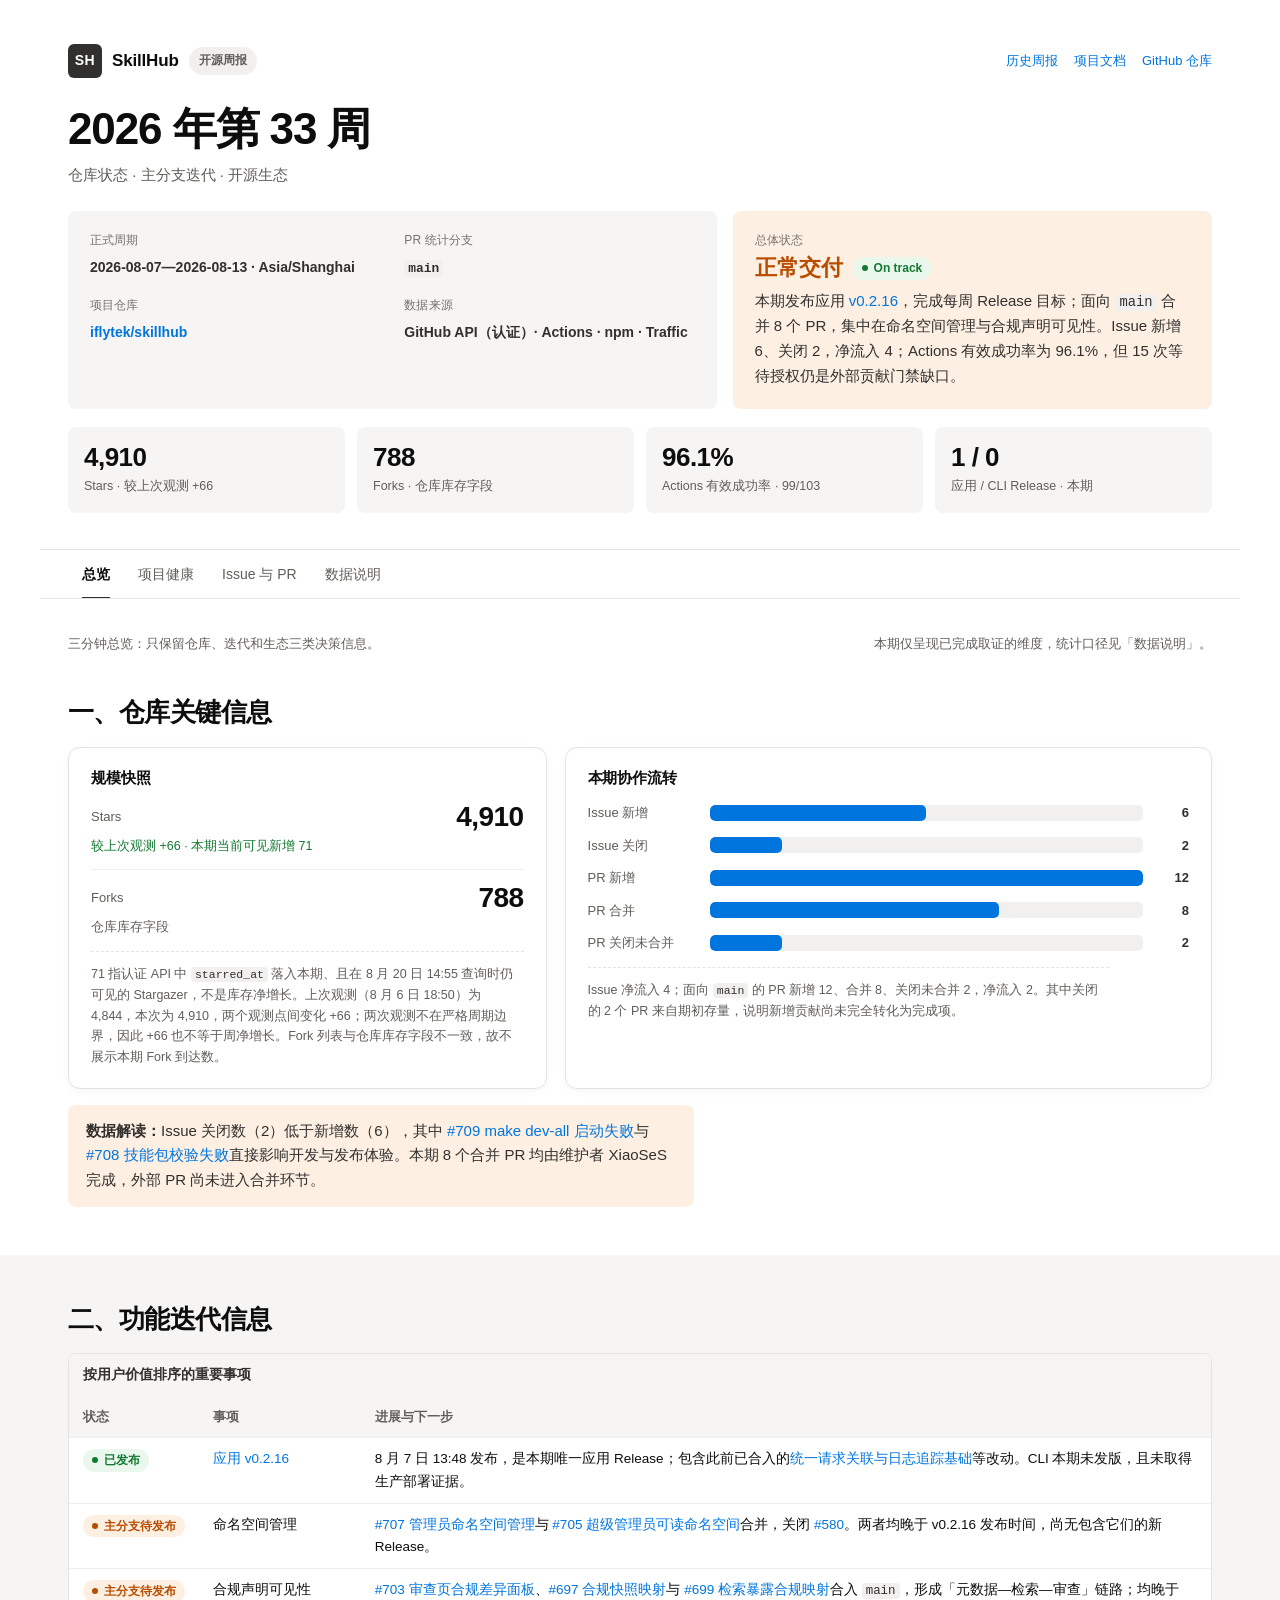
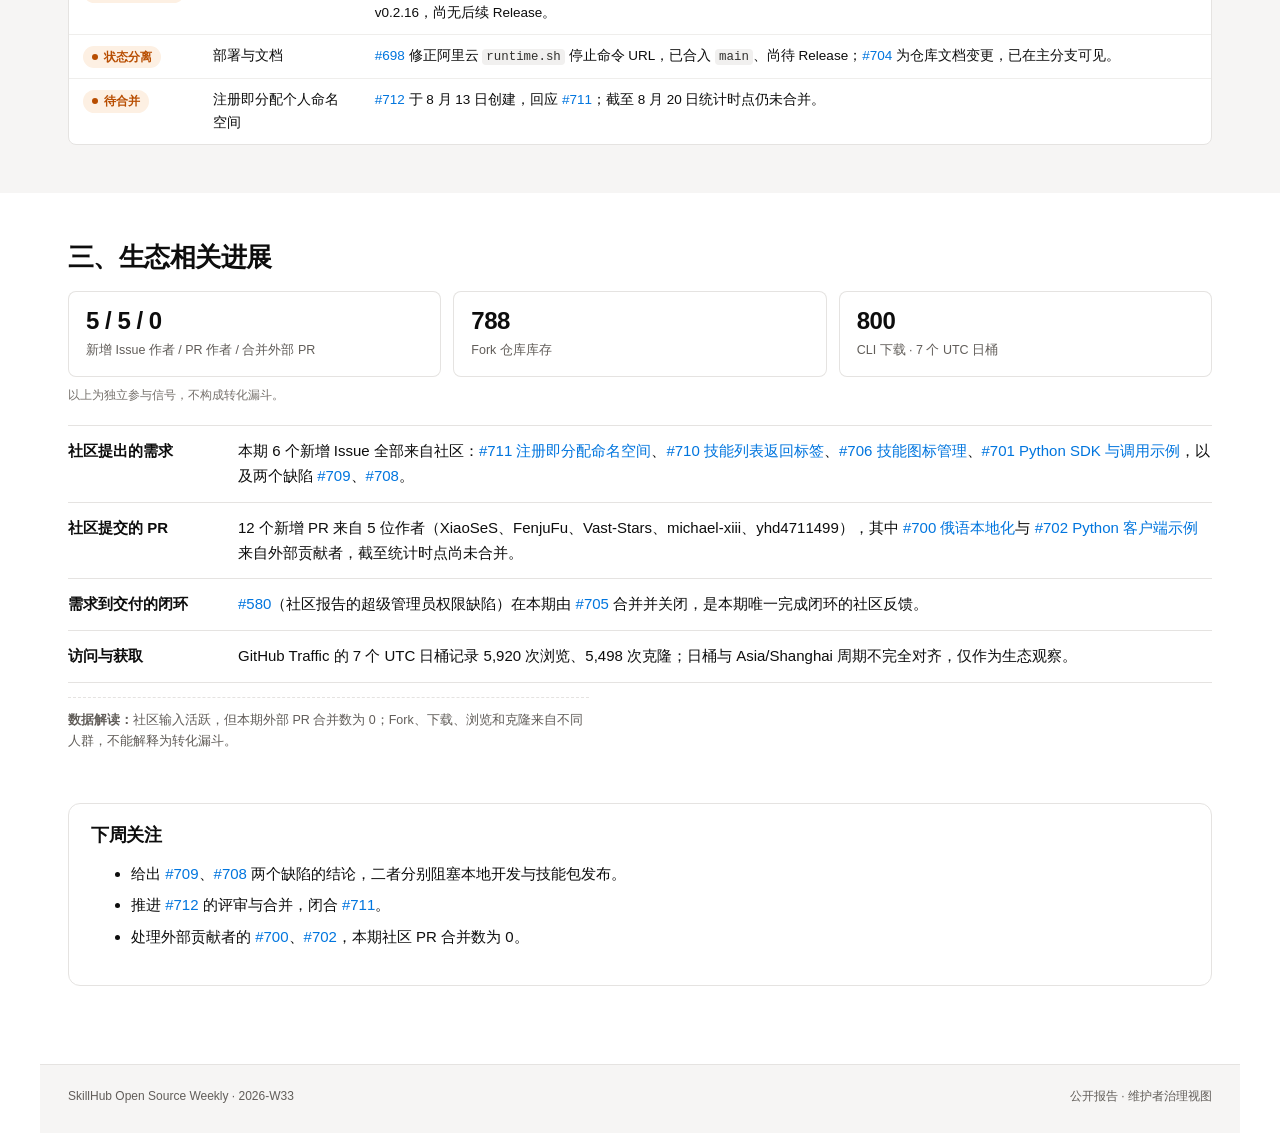
<file: site/reports/2026-W33/index.html>
<!doctype html>
<html lang="zh-CN">
<head>
  <meta charset="utf-8">
  <meta name="viewport" content="width=device-width,initial-scale=1">
  <meta name="description" content="SkillHub 2026 年第 33 周开源周报：仓库状态、主分支迭代与生态进展。">
  <title>SkillHub 开源周报｜2026 年第 33 周</title>
  <script>document.documentElement.classList.add('js')</script>
  <style data-report-theme="notion-light">
:root {
  color-scheme: light;
  --page: #ffffff;
  --paper: #ffffff;
  --warm: #f6f5f4;
  --ink: #0d0d0d;
  --ink-soft: #31302e;
  --muted: #615d59;
  --faint: #76716c;
  --line: #e5e3e1;
  --line-soft: #efeeec;
  --blue: #0075de;
  --blue-active: #005bab;
  --blue-soft: #f2f9ff;
  --green: #147a33;
  --green-soft: #e9f7ec;
  --orange: #b84d00;
  --orange-soft: #fdf0e3;
  --red: #b52d25;
  --red-soft: #fdecea;
  --neutral-soft: #f1f0ef;
  --focus: #097fe8;
  --radius-sm: 8px;
  --radius: 12px;
  --shadow: 0 2px 8px rgb(0 0 0 / 4%);
}

* {
  box-sizing: border-box;
}

html {
  scroll-behavior: smooth;
}

body {
  margin: 0;
  background: var(--page);
  color: var(--ink);
  font: 15px/1.65 Inter, -apple-system, BlinkMacSystemFont, "Segoe UI",
    "PingFang SC", "Hiragino Sans GB", "Microsoft YaHei", sans-serif;
  text-rendering: optimizeLegibility;
  -webkit-font-smoothing: antialiased;
}

a {
  color: var(--blue);
  text-decoration: none;
  text-underline-offset: 3px;
}

a:hover {
  color: var(--blue-active);
  text-decoration: underline;
}

button,
a {
  -webkit-tap-highlight-color: transparent;
}

:focus-visible {
  outline: 2px solid var(--focus);
  outline-offset: 3px;
}

code {
  padding: 1px 4px;
  border-radius: 4px;
  background: var(--neutral-soft);
  color: var(--ink-soft);
  font-size: .92em;
}

.skip-link {
  position: fixed;
  z-index: 30;
  top: 8px;
  left: -999px;
  padding: 8px 12px;
  border-radius: 4px;
  background: var(--ink-soft);
  color: #fff;
}

.skip-link:focus {
  left: 8px;
}

.report {
  width: min(1200px, 100%);
  min-height: 100vh;
  margin: 0 auto;
  background: var(--paper);
}

.masthead {
  padding: 44px 28px 36px;
  border-bottom: 1px solid var(--line);
}

.topline {
  display: flex;
  align-items: center;
  justify-content: space-between;
  gap: 18px;
  margin-bottom: 26px;
}

.brand {
  display: flex;
  align-items: center;
  gap: 10px;
  color: var(--ink);
}

.brand-mark {
  display: inline-flex;
  width: 34px;
  height: 34px;
  align-items: center;
  justify-content: center;
  border-radius: 6px;
  background: var(--ink-soft);
  color: #fff;
  font-size: 14px;
  font-weight: 700;
  letter-spacing: .04em;
}

.brand-name {
  font-size: 17px;
  font-weight: 700;
  letter-spacing: -.01em;
}

.brand-tag {
  padding: 4px 10px;
  border-radius: 9999px;
  background: var(--neutral-soft);
  color: var(--muted);
  font-size: 12px;
  font-weight: 600;
}

.utility-links {
  display: flex;
  flex-wrap: wrap;
  gap: 16px;
  font-size: 13px;
}

h1,
h2,
h3 {
  text-wrap: balance;
}

h1 {
  max-width: 820px;
  margin: 0;
  color: var(--ink);
  font-size: clamp(32px, 4vw, 44px);
  line-height: 1.15;
  letter-spacing: -.025em;
}

.report-sub {
  margin: 8px 0 24px;
  color: var(--muted);
  font-size: 15px;
}

.header-grid {
  display: grid;
  grid-template-columns: 1.15fr .85fr;
  gap: 16px;
}

.meta-card,
.headline {
  border-radius: var(--radius-sm);
  padding: 20px 22px;
}

.meta-card {
  background: var(--warm);
}

.meta-grid {
  display: grid;
  grid-template-columns: 1fr 1fr;
  gap: 16px 24px;
}

.meta-item .key,
.headline-label {
  display: block;
  margin-bottom: 4px;
  color: var(--faint);
  font-size: 12px;
  font-weight: 500;
  letter-spacing: .01em;
}

.meta-item .value {
  color: var(--ink-soft);
  font-size: 14px;
  font-weight: 600;
}

.period {
  margin: 0;
}

.headline {
  display: flex;
  flex-direction: column;
  justify-content: center;
  margin: 0;
  border: 0;
  background: var(--orange-soft);
  color: var(--ink-soft);
}

.headline-status {
  display: flex;
  align-items: center;
  gap: 10px;
  margin-bottom: 7px;
}

.headline-status strong {
  color: var(--orange);
  font-size: 22px;
  line-height: 1.2;
}

.headline p {
  margin: 0;
  max-width: 60ch;
}

.metrics {
  display: grid;
  grid-template-columns: repeat(4, 1fr);
  gap: 12px;
  margin-top: 18px;
  border: 0;
}

.metric {
  min-width: 0;
  padding: 16px;
  border: 0;
  border-radius: var(--radius-sm);
  background: var(--warm);
}

.metric strong {
  display: block;
  color: var(--ink);
  font-size: 26px;
  line-height: 1.15;
  letter-spacing: -.02em;
  font-variant-numeric: tabular-nums;
}

.metric span {
  display: block;
  margin-top: 4px;
  color: var(--muted);
  font-size: 12.5px;
}

.tabs-wrap {
  position: sticky;
  z-index: 20;
  top: 0;
  overflow-x: auto;
  border-bottom: 1px solid var(--line);
  background: rgb(255 255 255 / 97%);
  backdrop-filter: saturate(1.1) blur(5px);
}

.tabs {
  display: flex;
  min-width: max-content;
  padding: 0 28px;
}

.tab {
  position: relative;
  min-height: 48px;
  padding: 0 14px;
  border: 0;
  background: transparent;
  color: var(--muted);
  cursor: pointer;
  font: inherit;
  font-size: 14px;
  font-weight: 500;
}

.tab::after {
  position: absolute;
  right: 14px;
  bottom: -1px;
  left: 14px;
  height: 2px;
  background: transparent;
  content: "";
}

.tab:hover,
.tab[aria-selected="true"] {
  color: var(--ink);
}

.tab[aria-selected="true"] {
  font-weight: 600;
}

.tab[aria-selected="true"]::after {
  background: var(--ink-soft);
}

main {
  padding: 0 28px 48px;
}

.tab-panel {
  padding-top: 4px;
}

.js .tab-panel[hidden] {
  display: none;
}

.panel-intro {
  display: flex;
  justify-content: space-between;
  gap: 24px;
  margin: 30px 0 0;
  color: var(--muted);
  font-size: 13px;
}

.panel-intro p {
  margin: 0;
}

section.report-section {
  margin: 0;
  padding: 48px 0;
  border: 0;
}

.tab-panel > section.report-section:nth-of-type(even) {
  background: var(--warm);
  box-shadow: 0 0 0 100vmax var(--warm);
  clip-path: inset(0 -100vmax);
}

section.report-section:first-of-type {
  padding-top: 42px;
}

h2 {
  margin: 0 0 18px;
  color: var(--ink);
  font-size: 26px;
  line-height: 1.25;
  letter-spacing: -.02em;
}

h3 {
  margin: 30px 0 12px;
  color: var(--ink);
  font-size: 18px;
  line-height: 1.35;
  letter-spacing: -.01em;
}

p {
  max-width: 75ch;
  text-wrap: pretty;
}

.section-lead {
  margin: -7px 0 18px;
  color: var(--muted);
}

.table-wrap {
  overflow-x: auto;
  border: 1px solid var(--line);
  border-radius: var(--radius-sm);
  background: var(--paper);
}

table {
  width: 100%;
  min-width: 680px;
  border-collapse: collapse;
  font-size: 13.5px;
}

caption {
  padding: 10px 14px;
  background: var(--warm);
  color: var(--ink-soft);
  font-weight: 600;
  text-align: left;
}

th,
td {
  padding: 10px 14px;
  border-bottom: 1px solid var(--line-soft);
  vertical-align: top;
  text-align: left;
}

th {
  background: var(--warm);
  color: var(--muted);
  font-size: 12.5px;
  font-weight: 600;
  white-space: nowrap;
}

tbody tr:last-child td {
  border-bottom: 0;
}

tbody tr:hover {
  background: #faf9f8;
}

.number {
  text-align: right;
  white-space: nowrap;
  font-variant-numeric: tabular-nums;
}

.status,
.value-level {
  display: inline-flex;
  align-items: center;
  gap: 6px;
  min-width: 25px;
  padding: 4px 9px;
  border: 0;
  border-radius: 9999px;
  font-size: 12px;
  font-weight: 600;
  line-height: 1.2;
  white-space: nowrap;
}

.status::before {
  width: 6px;
  height: 6px;
  border-radius: 50%;
  background: currentColor;
  content: "";
}

.status.ok {
  background: var(--green-soft);
  color: var(--green);
}

.status.warn {
  background: var(--orange-soft);
  color: var(--orange);
}

.status.risk {
  background: var(--red-soft);
  color: var(--red);
}

.value-a {
  background: var(--red-soft);
  color: var(--red);
}

.value-b {
  background: var(--orange-soft);
  color: var(--orange);
}

.value-c {
  background: var(--blue-soft);
  color: var(--blue-active);
}

.value-d {
  background: var(--neutral-soft);
  color: var(--muted);
}

.risk-note {
  margin: 16px 0 0;
  padding: 14px 18px;
  border: 0;
  border-radius: var(--radius-sm);
  background: var(--orange-soft);
  color: var(--ink-soft);
}

.repo-visuals {
  display: grid;
  grid-template-columns: minmax(280px, .85fr) minmax(0, 1.15fr);
  gap: 18px;
}

.snapshot-list {
  display: grid;
  gap: 0;
}

.snapshot-row {
  display: grid;
  grid-template-columns: minmax(90px, 1fr) auto;
  gap: 4px 16px;
  align-items: center;
  padding: 13px 0;
  border-bottom: 1px solid var(--line-soft);
}

.snapshot-row:first-child {
  padding-top: 0;
}

.snapshot-row:last-child {
  padding-bottom: 0;
  border-bottom: 0;
}

.snapshot-row .snapshot-label {
  color: var(--muted);
  font-size: 13px;
}

.snapshot-row strong {
  color: var(--ink);
  font-size: 28px;
  line-height: 1.05;
  letter-spacing: -.02em;
  font-variant-numeric: tabular-nums;
}

.snapshot-row .snapshot-change {
  grid-column: 1 / -1;
  color: var(--muted);
  font-size: 12.5px;
}

.snapshot-row .snapshot-change.positive {
  color: var(--green);
}

.snapshot-row .snapshot-change.missing {
  color: var(--orange);
}

.chart-note {
  margin: 14px 0 0;
  padding-top: 12px;
  border-top: 1px dashed var(--line);
  color: var(--muted);
  font-size: 12.5px;
}

.ecosystem-signals {
  display: grid;
  grid-template-columns: repeat(3, minmax(0, 1fr));
  gap: 12px;
  margin-bottom: 20px;
}

.ecosystem-signal {
  padding: 16px 18px;
  border-radius: var(--radius-sm);
  background: var(--paper);
  box-shadow: inset 0 0 0 1px var(--line);
}

.ecosystem-signal strong {
  display: block;
  color: var(--ink);
  font-size: 24px;
  line-height: 1.15;
  letter-spacing: -.02em;
  font-variant-numeric: tabular-nums;
}

.ecosystem-signal span {
  display: block;
  margin-top: 5px;
  color: var(--muted);
  font-size: 12.5px;
}

.ecosystem-signal-note {
  grid-column: 1 / -1;
  margin: -3px 0 0;
  color: var(--faint);
  font-size: 12px;
}

.ecosystem-list,
.method-list {
  margin: 0;
  padding: 0;
  border-top: 1px solid var(--line);
  list-style: none;
}

.ecosystem-list li,
.method-list li {
  display: grid;
  grid-template-columns: 150px 1fr;
  gap: 20px;
  padding: 13px 0;
  border-bottom: 1px solid var(--line);
}

.method-list li {
  grid-template-columns: 180px 1fr;
}

.ecosystem-list strong,
.method-list strong {
  color: var(--ink);
}

.next-actions {
  margin: 4px 0 30px;
  padding: 20px 22px;
  border: 1px solid var(--line);
  border-radius: var(--radius);
  background: var(--paper);
}

.next-actions h2 {
  margin-bottom: 8px;
  font-size: 18px;
}

.next-actions ol {
  margin: 0;
  padding-left: 22px;
}

.next-actions li {
  margin: 7px 0;
}

.health-cards {
  display: grid;
  grid-template-columns: repeat(auto-fit, minmax(280px, 1fr));
  gap: 16px;
}

.health-card,
.chart-box,
.health-note {
  border: 1px solid var(--line);
  border-radius: var(--radius);
  background: var(--paper);
  box-shadow: var(--shadow);
}

.health-card {
  display: flex;
  flex-direction: column;
  gap: 9px;
  padding: 20px 22px;
}

.health-card .top {
  display: flex;
  align-items: center;
  justify-content: space-between;
  gap: 10px;
}

.health-card .name {
  color: var(--ink);
  font-size: 15px;
  font-weight: 700;
}

.health-card .health-metric {
  color: var(--ink);
  font-size: 27px;
  font-weight: 700;
  line-height: 1.1;
  letter-spacing: -.02em;
  font-variant-numeric: tabular-nums;
}

.health-card .health-metric small {
  color: var(--muted);
  font-size: 13px;
  font-weight: 500;
  letter-spacing: 0;
}

.health-card p {
  margin: 0;
  color: var(--ink-soft);
  font-size: 13.5px;
}

.health-card .detail {
  padding-top: 9px;
  border-top: 1px dashed var(--line);
  color: var(--muted);
  font-size: 12.5px;
}

.segbar {
  display: flex;
  height: 24px;
  overflow: hidden;
  margin: 15px 0 10px;
  border-radius: 6px;
  background: var(--neutral-soft);
}

.segbar > span {
  min-width: 2px;
  height: 100%;
}

.seg-success {
  background: #1aae39;
}

.seg-failure {
  background: #e16259;
}

.seg-auth {
  background: #e8a94b;
}

.seg-skipped {
  background: #d6d2cd;
}

.seg-cancelled {
  background: #8e8984;
}

.chart-legend {
  display: flex;
  flex-wrap: wrap;
  gap: 8px 20px;
  color: var(--muted);
  font-size: 13px;
}

.chart-legend span {
  display: inline-flex;
  align-items: center;
  gap: 7px;
}

.chart-legend i {
  width: 10px;
  height: 10px;
  border-radius: 3px;
}

.chart-legend b {
  color: var(--ink-soft);
  font-variant-numeric: tabular-nums;
}

.chart-grid {
  display: grid;
  grid-template-columns: repeat(2, minmax(0, 1fr));
  gap: 18px;
}

.chart-box {
  padding: 20px 22px;
}

.chart-box h3 {
  margin: 0 0 14px;
  font-size: 15px;
}

.bars {
  display: grid;
  gap: 11px;
}

.bar-row {
  display: grid;
  grid-template-columns: 88px 1fr 42px;
  gap: 10px;
  align-items: center;
  font-size: 13px;
}

.repo-visuals .bar-row {
  grid-template-columns: 112px 1fr 36px;
}

.bar-label {
  color: var(--muted);
  white-space: nowrap;
}

.bar-track {
  height: 16px;
  overflow: hidden;
  border-radius: 5px;
  background: var(--neutral-soft);
}

.bar-fill {
  display: block;
  height: 100%;
  min-width: 2px;
  border-radius: 5px;
  background: var(--blue);
}

.bar-fill.hot {
  background: var(--orange);
}

.bar-value {
  color: var(--ink-soft);
  font-weight: 700;
  text-align: right;
  font-variant-numeric: tabular-nums;
}

.donut-layout {
  display: grid;
  grid-template-columns: 150px 1fr;
  gap: 22px;
  align-items: center;
}

.donut {
  position: relative;
  width: 142px;
  height: 142px;
  border-radius: 50%;
  background: conic-gradient(var(--orange) 0 var(--value), #d6d2cd var(--value) 100%);
}

.donut::after {
  position: absolute;
  inset: 24px;
  border-radius: 50%;
  background: var(--paper);
  content: "";
}

.donut-center {
  position: absolute;
  z-index: 1;
  inset: 0;
  display: flex;
  flex-direction: column;
  align-items: center;
  justify-content: center;
}

.donut-center strong {
  color: var(--ink);
  font-size: 26px;
  line-height: 1.1;
}

.donut-center span {
  color: var(--muted);
  font-size: 12px;
}

.donut-copy p {
  margin: 0 0 9px;
  color: var(--ink-soft);
  font-size: 13.5px;
}

.donut-copy p:last-child {
  margin-bottom: 0;
}

.health-grid {
  display: grid;
  grid-template-columns: repeat(2, minmax(0, 1fr));
  gap: 18px;
  margin-top: 18px;
}

.chart-box + .table-wrap {
  margin-top: 18px;
}

.health-note {
  padding: 18px;
}

.health-note h3 {
  margin: 0 0 7px;
  font-size: 15px;
}

.health-note p {
  margin: 0;
  color: var(--ink-soft);
}

.flow-summary {
  display: grid;
  grid-template-columns: repeat(2, minmax(0, 1fr));
  gap: 12px;
  margin: 18px 0 24px;
}

.flow-item {
  padding: 16px 18px;
  border-radius: var(--radius-sm);
  background: var(--warm);
}

.flow-item strong {
  display: block;
  color: var(--ink);
  font-size: 20px;
  font-variant-numeric: tabular-nums;
}

.flow-item span {
  color: var(--muted);
  font-size: 12.5px;
}

details {
  margin-top: 16px;
  border: 1px solid var(--line);
  border-radius: var(--radius);
  background: var(--paper);
}

summary {
  padding: 14px 18px;
  color: var(--ink-soft);
  cursor: pointer;
  font-weight: 700;
}

.details-body {
  padding: 0 18px 16px;
}

footer {
  display: flex;
  justify-content: space-between;
  gap: 24px;
  padding: 22px 28px 28px;
  border-top: 1px solid var(--line);
  background: var(--warm);
  color: var(--muted);
  font-size: 12px;
}

.sr-only {
  position: absolute;
  width: 1px;
  height: 1px;
  padding: 0;
  margin: -1px;
  overflow: hidden;
  clip: rect(0, 0, 0, 0);
  white-space: nowrap;
  border: 0;
}

@media (max-width: 760px) {
  .masthead,
  main,
  footer {
    padding-right: 18px;
    padding-left: 18px;
  }

  .topline,
  footer,
  .panel-intro {
    align-items: flex-start;
    flex-direction: column;
    gap: 8px;
  }

  .header-grid,
  .meta-grid,
  .repo-visuals,
  .chart-grid,
  .health-grid,
  .flow-summary {
    grid-template-columns: 1fr;
  }

  .header-grid > *,
  .meta-item {
    min-width: 0;
  }

  .meta-item .value {
    overflow-wrap: anywhere;
  }

  .metrics {
    grid-template-columns: repeat(2, 1fr);
  }

  .tabs {
    padding: 0 6px;
  }

  section.report-section {
    padding: 38px 0;
  }

  .ecosystem-list li,
  .method-list li {
    grid-template-columns: 1fr;
    gap: 3px;
  }

  .ecosystem-signals {
    grid-template-columns: 1fr;
  }

  .ecosystem-signal-note {
    grid-column: auto;
  }

  .donut-layout {
    grid-template-columns: 1fr;
    justify-items: center;
  }

  .donut-copy {
    text-align: center;
  }
}

@media (max-width: 430px) {
  h1 {
    font-size: 30px;
    overflow-wrap: anywhere;
  }

  .bar-row {
    grid-template-columns: 76px 1fr 32px;
    gap: 7px;
  }

  .repo-visuals .bar-row {
    grid-template-columns: 98px 1fr 28px;
  }
}

@media (prefers-reduced-motion: reduce) {
  html {
    scroll-behavior: auto;
  }
}

@media print {
  @page {
    size: A4;
    margin: 13mm;
  }

  body {
    background: #fff;
    font-size: 10px;
  }

  .report {
    width: 100%;
  }

  .masthead,
  main,
  footer {
    padding-right: 0;
    padding-left: 0;
  }

  .tabs-wrap,
  .skip-link,
  .utility-links {
    display: none !important;
  }

  .tab-panel[hidden] {
    display: block !important;
  }

  .tab-panel {
    break-before: page;
  }

  .tab-panel:first-child {
    break-before: auto;
  }

  .tab-panel > section.report-section:nth-of-type(even) {
    background: #fff;
    box-shadow: none;
    clip-path: none;
  }

  section.report-section {
    padding: 16px 0;
  }

  h1 {
    font-size: 27px;
  }

  h2,
  h3,
  tr,
  .health-card,
  .health-note,
  .chart-box,
  .next-actions {
    break-inside: avoid;
  }

  table {
    min-width: 0;
    font-size: 8px;
  }

  th,
  td {
    padding: 5px 6px;
  }

  .health-card,
  .health-note,
  .chart-box {
    box-shadow: none;
  }

  .segbar,
  .bar-fill,
  .donut,
  .status,
  .value-level,
  .metric,
  .headline {
    print-color-adjust: exact;
    -webkit-print-color-adjust: exact;
  }
}
  </style>
  <noscript>
    <style>
      .tabs-wrap { display: none !important; }
      .tab-panel[hidden] { display: block !important; }
    </style>
  </noscript>
</head>
<body>
  <a class="skip-link" href="#report-content">跳到报告正文</a>
  <article class="report"
    data-period-start="2026-08-07T00:00:00+08:00"
    data-period-end="2026-08-14T00:00:00+08:00"
    data-period-boundary="[)"
    data-period-status="complete"
    data-snapshot-at="2026-08-20T14:56:34+08:00"
    data-pr-target-branch="main"
    data-star-evidence="current-visible-arrivals"
    data-star-api-status="success"
    data-star-arrivals="71"
    data-star-observed-total="4910"
    data-star-observed-at="2026-08-20T14:55:22+08:00"
    data-star-previous-observed-total="4844"
    data-star-previous-observed-at="2026-08-06T18:50:41+08:00"
    data-star-observation-delta="+66"
    data-star-start-at=""
    data-star-end-at="">
    <header class="masthead">
      <div class="topline">
        <div class="brand">
          <span class="brand-mark" aria-hidden="true">SH</span>
          <span class="brand-name">SkillHub</span>
          <span class="brand-tag">开源周报</span>
        </div>
        <nav class="utility-links" aria-label="站点链接">
          <a href="../../archive.html">历史周报</a>
          <a href="https://iflytek.github.io/skillhub/">项目文档</a>
          <a href="https://github.com/iflytek/skillhub">GitHub 仓库</a>
        </nav>
      </div>
      <h1>2026 年第 33 周</h1>
      <p class="report-sub">仓库状态 · 主分支迭代 · 开源生态</p>
      <div class="header-grid">
        <div class="meta-card">
          <div class="meta-grid">
            <div class="meta-item">
              <span class="key">正式周期</span>
              <span class="value">2026-08-07—2026-08-13 · Asia/Shanghai</span>
            </div>
            <div class="meta-item">
              <span class="key">PR 统计分支</span>
              <span class="value"><code>main</code></span>
            </div>
            <div class="meta-item">
              <span class="key">项目仓库</span>
              <span class="value"><a href="https://github.com/iflytek/skillhub">iflytek/skillhub</a></span>
            </div>
            <div class="meta-item">
              <span class="key">数据来源</span>
              <span class="value">GitHub API（认证）· Actions · npm · Traffic</span>
            </div>
          </div>
        </div>
        <div class="headline">
          <span class="headline-label">总体状态</span>
          <div class="headline-status">
            <strong>正常交付</strong>
            <span class="status ok">On track</span>
          </div>
          <p>本期发布应用 <a href="https://github.com/iflytek/skillhub/releases/tag/v0.2.16">v0.2.16</a>，完成每周 Release 目标；面向 <code>main</code> 合并 8 个 PR，集中在命名空间管理与合规声明可见性。Issue 新增 6、关闭 2，净流入 4；Actions 有效成功率为 96.1%，但 15 次等待授权仍是外部贡献门禁缺口。</p>
        </div>
      </div>
      <div class="metrics" aria-label="四项核心指标">
        <div class="metric"><strong>4,910</strong><span>Stars · 较上次观测 +66</span></div>
        <div class="metric"><strong>788</strong><span>Forks · 仓库库存字段</span></div>
        <div class="metric"><strong>96.1%</strong><span>Actions 有效成功率 · 99/103</span></div>
        <div class="metric"><strong>1 / 0</strong><span>应用 / CLI Release · 本期</span></div>
      </div>
    </header>

    <div class="tabs-wrap">
      <nav class="tabs" role="tablist" aria-label="周报视图">
        <button class="tab" id="tab-overview" type="button" role="tab" aria-selected="true"
          aria-controls="panel-overview" tabindex="0" data-tab="overview">总览</button>
        <button class="tab" id="tab-health" type="button" role="tab" aria-selected="false"
          aria-controls="panel-health" tabindex="-1" data-tab="health">项目健康</button>
        <button class="tab" id="tab-flow" type="button" role="tab" aria-selected="false"
          aria-controls="panel-flow" tabindex="-1" data-tab="flow">Issue 与 PR</button>
        <button class="tab" id="tab-method" type="button" role="tab" aria-selected="false"
          aria-controls="panel-method" tabindex="-1" data-tab="method">数据说明</button>
      </nav>
    </div>

    <main id="report-content">
      <div class="tab-panel" id="panel-overview" role="tabpanel" tabindex="0"
        aria-labelledby="tab-overview" data-panel="overview">
        <div class="panel-intro">
          <p>三分钟总览：只保留仓库、迭代和生态三类决策信息。</p>
          <p>本期仅呈现已完成取证的维度，统计口径见「数据说明」。</p>
        </div>

        <section class="report-section" data-module="repository-summary" aria-labelledby="repository-title">
          <h2 id="repository-title">一、仓库关键信息</h2>
          <div class="repo-visuals">
            <div class="chart-box" data-module="repository-scale">
              <h3>规模快照</h3>
              <div class="snapshot-list">
                <div class="snapshot-row">
                  <span class="snapshot-label">Stars</span>
                  <strong>4,910</strong>
                  <span class="snapshot-change positive">较上次观测 +66 · 本期当前可见新增 71</span>
                </div>
                <div class="snapshot-row">
                  <span class="snapshot-label">Forks</span>
                  <strong>788</strong>
                  <span class="snapshot-change">仓库库存字段</span>
                </div>
              </div>
              <p class="chart-note">71 指认证 API 中 <code>starred_at</code> 落入本期、且在 8 月 20 日 14:55 查询时仍可见的 Stargazer，不是库存净增长。上次观测（8 月 6 日 18:50）为 4,844，本次为 4,910，两个观测点间变化 +66；两次观测不在严格周期边界，因此 +66 也不等于周净增长。Fork 列表与仓库库存字段不一致，故不展示本期 Fork 到达数。</p>
            </div>
            <div class="chart-box" data-module="weekly-collaboration-chart">
              <h3>本期协作流转</h3>
              <div class="bars" role="img" aria-label="W33 协作流转：Issue 新增 6 个、关闭 2 个；目标为 main 的 PR 新增 12 个、合并 8 个、关闭未合并 2 个">
                <div class="bar-row"><span class="bar-label">Issue 新增</span><span class="bar-track"><span class="bar-fill" style="width:50%"></span></span><span class="bar-value">6</span></div>
                <div class="bar-row"><span class="bar-label">Issue 关闭</span><span class="bar-track"><span class="bar-fill" style="width:16.7%"></span></span><span class="bar-value">2</span></div>
                <div class="bar-row"><span class="bar-label">PR 新增</span><span class="bar-track"><span class="bar-fill" style="width:100%"></span></span><span class="bar-value">12</span></div>
                <div class="bar-row"><span class="bar-label">PR 合并</span><span class="bar-track"><span class="bar-fill" style="width:66.7%"></span></span><span class="bar-value">8</span></div>
                <div class="bar-row"><span class="bar-label">PR 关闭未合并</span><span class="bar-track"><span class="bar-fill" style="width:16.7%"></span></span><span class="bar-value">2</span></div>
              </div>
              <p class="chart-note">Issue 净流入 4；面向 <code>main</code> 的 PR 新增 12、合并 8、关闭未合并 2，净流入 2。其中关闭的 2 个 PR 来自期初存量，说明新增贡献尚未完全转化为完成项。</p>
            </div>
          </div>
          <p class="risk-note"><strong>数据解读：</strong>Issue 关闭数（2）低于新增数（6），其中 <a href="https://github.com/iflytek/skillhub/issues/709">#709 make dev-all 启动失败</a>与 <a href="https://github.com/iflytek/skillhub/issues/708">#708 技能包校验失败</a>直接影响开发与发布体验。本期 8 个合并 PR 均由维护者 XiaoSeS 完成，外部 PR 尚未进入合并环节。</p>
        </section>

        <section class="report-section" data-module="feature-iterations" aria-labelledby="feature-title">
          <h2 id="feature-title">二、功能迭代信息</h2>
          <div class="table-wrap">
            <table>
              <caption>按用户价值排序的重要事项</caption>
              <thead><tr><th>状态</th><th>事项</th><th>进展与下一步</th></tr></thead>
              <tbody>
                <tr>
                  <td><span class="status ok">已发布</span></td>
                  <td><a href="https://github.com/iflytek/skillhub/releases/tag/v0.2.16">应用 v0.2.16</a></td>
                  <td>8 月 7 日 13:48 发布，是本期唯一应用 Release；包含此前已合入的<a href="https://github.com/iflytek/skillhub/pull/664">统一请求关联与日志追踪基础</a>等改动。CLI 本期未发版，且未取得生产部署证据。</td>
                </tr>
                <tr>
                  <td><span class="status warn">主分支待发布</span></td>
                  <td>命名空间管理</td>
                  <td><a href="https://github.com/iflytek/skillhub/pull/707">#707 管理员命名空间管理</a>与 <a href="https://github.com/iflytek/skillhub/pull/705">#705 超级管理员可读命名空间</a>合并，关闭 <a href="https://github.com/iflytek/skillhub/issues/580">#580</a>。两者均晚于 v0.2.16 发布时间，尚无包含它们的新 Release。</td>
                </tr>
                <tr>
                  <td><span class="status warn">主分支待发布</span></td>
                  <td>合规声明可见性</td>
                  <td><a href="https://github.com/iflytek/skillhub/pull/703">#703 审查页合规差异面板</a>、<a href="https://github.com/iflytek/skillhub/pull/697">#697 合规快照映射</a>与 <a href="https://github.com/iflytek/skillhub/pull/699">#699 检索暴露合规映射</a>合入 <code>main</code>，形成「元数据—检索—审查」链路；均晚于 v0.2.16，尚无后续 Release。</td>
                </tr>
                <tr>
                  <td><span class="status warn">状态分离</span></td>
                  <td>部署与文档</td>
                  <td><a href="https://github.com/iflytek/skillhub/pull/698">#698</a> 修正阿里云 <code>runtime.sh</code> 停止命令 URL，已合入 <code>main</code>、尚待 Release；<a href="https://github.com/iflytek/skillhub/pull/704">#704</a> 为仓库文档变更，已在主分支可见。</td>
                </tr>
                <tr>
                  <td><span class="status warn">待合并</span></td>
                  <td>注册即分配个人命名空间</td>
                  <td><a href="https://github.com/iflytek/skillhub/pull/712">#712</a> 于 8 月 13 日创建，回应 <a href="https://github.com/iflytek/skillhub/issues/711">#711</a>；截至 8 月 20 日统计时点仍未合并。</td>
                </tr>
              </tbody>
            </table>
          </div>
        </section>

        <section class="report-section" data-module="ecosystem-progress" aria-labelledby="ecosystem-title">
          <h2 id="ecosystem-title">三、生态相关进展</h2>
          <div class="ecosystem-signals" data-module="ecosystem-signals" role="img"
            aria-label="W33 开源生态参与信号：新增 Issue 作者 5 位、面向 main 的新增 PR 作者 5 位、合并外部 PR 0 个；仓库 Fork 库存 788；SkillHub CLI 在 7 个 UTC 日桶下载 800 次">
            <div class="ecosystem-signal"><strong>5 / 5 / 0</strong><span>新增 Issue 作者 / PR 作者 / 合并外部 PR</span></div>
            <div class="ecosystem-signal"><strong>788</strong><span>Fork 仓库库存</span></div>
            <div class="ecosystem-signal"><strong>800</strong><span>CLI 下载 · 7 个 UTC 日桶</span></div>
            <p class="ecosystem-signal-note">以上为独立参与信号，不构成转化漏斗。</p>
          </div>
          <ul class="ecosystem-list">
            <li><strong>社区提出的需求</strong><span>本期 6 个新增 Issue 全部来自社区：<a href="https://github.com/iflytek/skillhub/issues/711">#711 注册即分配命名空间</a>、<a href="https://github.com/iflytek/skillhub/issues/710">#710 技能列表返回标签</a>、<a href="https://github.com/iflytek/skillhub/issues/706">#706 技能图标管理</a>、<a href="https://github.com/iflytek/skillhub/issues/701">#701 Python SDK 与调用示例</a>，以及两个缺陷 <a href="https://github.com/iflytek/skillhub/issues/709">#709</a>、<a href="https://github.com/iflytek/skillhub/issues/708">#708</a>。</span></li>
            <li><strong>社区提交的 PR</strong><span>12 个新增 PR 来自 5 位作者（XiaoSeS、FenjuFu、Vast-Stars、michael-xiii、yhd4711499），其中 <a href="https://github.com/iflytek/skillhub/pull/700">#700 俄语本地化</a>与 <a href="https://github.com/iflytek/skillhub/pull/702">#702 Python 客户端示例</a>来自外部贡献者，截至统计时点尚未合并。</span></li>
            <li><strong>需求到交付的闭环</strong><span><a href="https://github.com/iflytek/skillhub/issues/580">#580</a>（社区报告的超级管理员权限缺陷）在本期由 <a href="https://github.com/iflytek/skillhub/pull/705">#705</a> 合并并关闭，是本期唯一完成闭环的社区反馈。</span></li>
            <li><strong>访问与获取</strong><span>GitHub Traffic 的 7 个 UTC 日桶记录 5,920 次浏览、5,498 次克隆；日桶与 Asia/Shanghai 周期不完全对齐，仅作为生态观察。</span></li>
          </ul>
          <p class="chart-note"><strong>数据解读：</strong>社区输入活跃，但本期外部 PR 合并数为 0；Fork、下载、浏览和克隆来自不同人群，不能解释为转化漏斗。</p>
        </section>

        <aside class="next-actions" data-module="next-actions" aria-labelledby="next-title">
          <h2 id="next-title">下周关注</h2>
          <ul class="next-list">
            <li>给出 <a href="https://github.com/iflytek/skillhub/issues/709">#709</a>、<a href="https://github.com/iflytek/skillhub/issues/708">#708</a> 两个缺陷的结论，二者分别阻塞本地开发与技能包发布。</li>
            <li>推进 <a href="https://github.com/iflytek/skillhub/pull/712">#712</a> 的评审与合并，闭合 <a href="https://github.com/iflytek/skillhub/issues/711">#711</a>。</li>
            <li>处理外部贡献者的 <a href="https://github.com/iflytek/skillhub/pull/700">#700</a>、<a href="https://github.com/iflytek/skillhub/pull/702">#702</a>，本期社区 PR 合并数为 0。</li>
          </ul>
        </aside>
      </div>

      <div class="tab-panel" id="panel-health" role="tabpanel" tabindex="0"
        aria-labelledby="tab-health" data-panel="health" hidden>
        <div class="panel-intro">
          <p>项目健康详情：区分周期流量与 8 月 20 日当前快照。</p>
          <p>流水线成功不等同于公开漏洞数量为 0。</p>
        </div>

        <section class="report-section" data-module="health-summary" aria-labelledby="health-summary-title">
          <h2 id="health-summary-title">项目健康状态</h2>
          <div class="health-cards">
            <article class="health-card">
              <div class="top"><span class="name">工程稳定性</span><span class="status ok">稳定</span></div>
              <div class="health-metric">96.1% <small>99/103</small></div>
              <p>有效运行中有 4 次失败。</p>
              <div class="detail">PR Tests 2 次失败，Issue Backlog Rescore 与 DeepWiki 各 1 次；另有 15 次等待授权。</div>
            </article>
            <article class="health-card">
              <div class="top"><span class="name">安全流水线</span><span class="status ok">稳定</span></div>
              <div class="health-metric">27 / 27 <small>执行成功</small></div>
              <p>另有 4 次等待授权。</p>
              <div class="detail">只说明公开 Security 工作流执行稳定，不代表漏洞数量为 0。</div>
            </article>
            <article class="health-card">
              <div class="top"><span class="name">自动化运营</span><span class="status warn">有单点失败</span></div>
              <div class="health-metric">27 / 28 <small>Backlog Rescore</small></div>
              <p>Issue Triage 成功 8 次、跳过 5 次。</p>
              <div class="detail">文档部署 2/2 成功；Backlog Rescore 有 1 次失败。</div>
            </article>
            <article class="health-card">
              <div class="top"><span class="name">Release 交付</span><span class="status ok">达成</span></div>
              <div class="health-metric">1 / 0 <small>应用 / CLI</small></div>
              <p><a href="https://github.com/iflytek/skillhub/releases/tag/v0.2.16">v0.2.16</a> 于本期发布。</p>
              <div class="detail">达到每周一个 Release 目标；没有生产部署证据。</div>
            </article>
            <article class="health-card">
              <div class="top"><span class="name">Issue 治理</span><span class="status warn">净流入</span></div>
              <div class="health-metric">+4 <small>本期净流量</small></div>
              <p>新增 6、关闭 2；当前开放 49 个。</p>
              <div class="detail">当前 16 个需补充信息，16 个已开放至少 30 天。</div>
            </article>
            <article class="health-card">
              <div class="top"><span class="name">PR 治理</span><span class="status warn">净流入</span></div>
              <div class="health-metric">+2 <small>本期净流量</small></div>
              <p>面向 <code>main</code>：新增 12、合并 8、关闭未合并 2。</p>
              <div class="detail">当前开放 19 个；本期外部 PR 合并数为 0。</div>
            </article>
          </div>
        </section>

        <section class="report-section" data-module="workflow-execution" aria-labelledby="actions-title">
          <h2 id="actions-title">CI 与自动化执行</h2>
          <p class="section-lead">本期 127 条 Actions 记录：成功 99、失败 4、等待授权 15、跳过 7、取消 2。</p>
          <div class="chart-box" data-module="actions-outcome-chart">
            <h3>Actions 结果构成</h3>
            <div class="segbar" role="img" aria-label="W33 Actions 共 127 条记录：成功 99，失败 4，等待授权 15，条件跳过 7，取消 2">
              <span class="seg-success" style="width:77.95%"></span>
              <span class="seg-failure" style="width:3.15%"></span>
              <span class="seg-auth" style="width:11.81%"></span>
              <span class="seg-skipped" style="width:5.51%"></span>
              <span class="seg-cancelled" style="width:1.58%"></span>
            </div>
            <div class="chart-legend" aria-hidden="true">
              <span><i class="seg-success"></i>成功 <b>99</b></span>
              <span><i class="seg-failure"></i>失败 <b>4</b></span>
              <span><i class="seg-auth"></i>等待授权 <b>15</b></span>
              <span><i class="seg-skipped"></i>跳过 <b>7</b></span>
              <span><i class="seg-cancelled"></i>取消 <b>2</b></span>
            </div>
          </div>
          <div class="table-wrap">
            <table>
              <caption>主要工作流执行明细</caption>
              <thead><tr><th>工作流</th><th class="number">总记录</th><th class="number">成功</th><th class="number">失败</th><th class="number">等待授权</th><th class="number">跳过/取消</th></tr></thead>
              <tbody>
                <tr><td>Security</td><td class="number">31</td><td class="number">27</td><td class="number">0</td><td class="number">4</td><td class="number">0</td></tr>
                <tr><td>Issue Backlog Rescore</td><td class="number">28</td><td class="number">27</td><td class="number">1</td><td class="number">0</td><td class="number">0</td></tr>
                <tr><td>PR Tests</td><td class="number">22</td><td class="number">16</td><td class="number">2</td><td class="number">4</td><td class="number">0</td></tr>
                <tr><td>PR E2E Tests</td><td class="number">18</td><td class="number">12</td><td class="number">0</td><td class="number">4</td><td class="number">2</td></tr>
                <tr><td>Issue Triage</td><td class="number">13</td><td class="number">8</td><td class="number">0</td><td class="number">0</td><td class="number">5</td></tr>
                <tr><td>PR Scripts</td><td class="number">7</td><td class="number">4</td><td class="number">0</td><td class="number">3</td><td class="number">0</td></tr>
                <tr><td>其他工作流</td><td class="number">8</td><td class="number">5</td><td class="number">1</td><td class="number">0</td><td class="number">2</td></tr>
              </tbody>
            </table>
          </div>
          <p class="risk-note"><strong>数据解读：</strong>有效成功率为 <code>99 / (99 + 4) = 96.1%</code>。失败数量较低，但 15 次等待授权说明外部 PR 仍可能无法获得完整检查覆盖。</p>
        </section>

        <section class="report-section" data-module="backlog-health" aria-labelledby="backlog-title">
          <h2 id="backlog-title">当前存量健康</h2>
          <p class="section-lead">以下为 8 月 20 日 14:56 快照，不计入 W33 周流量。</p>
          <h3>Issue 健康</h3>
          <div class="chart-grid">
            <div class="chart-box" data-module="issue-age-chart">
              <h3>开放 Issue 年龄结构</h3>
              <div class="bars" role="img" aria-label="当前开放 Issue 49 个：不足 7 天 15 个，7 到 13 天 4 个，14 到 29 天 14 个，30 天以上 16 个">
                <div class="bar-row"><span class="bar-label">&lt; 7 天</span><span class="bar-track"><span class="bar-fill" style="width:93.8%"></span></span><span class="bar-value">15</span></div>
                <div class="bar-row"><span class="bar-label">7—13 天</span><span class="bar-track"><span class="bar-fill" style="width:25%"></span></span><span class="bar-value">4</span></div>
                <div class="bar-row"><span class="bar-label">14—29 天</span><span class="bar-track"><span class="bar-fill" style="width:87.5%"></span></span><span class="bar-value">14</span></div>
                <div class="bar-row"><span class="bar-label">≥ 30 天</span><span class="bar-track"><span class="bar-fill hot" style="width:100%"></span></span><span class="bar-value">16</span></div>
              </div>
            </div>
            <div class="chart-box" data-module="issue-needs-info-chart">
              <h3><code>needs-info</code> 占比</h3>
              <div class="donut-layout">
                <div class="donut" style="--value:32.7%" role="img" aria-label="当前开放 Issue 中 16 个带 triage/needs-info 标签，占 49 个开放 Issue 的 32.7%">
                  <div class="donut-center"><strong>32.7%</strong><span>16 / 49</span></div>
                </div>
                <div class="donut-copy"><p><strong>16 个</strong> Issue 仍需补充信息。</p><p>应集中澄清、拆解或关闭。</p></div>
              </div>
            </div>
          </div>
          <h3>PR 健康</h3>
          <div class="chart-box" data-module="pr-age-chart">
            <div class="bars" role="img" aria-label="当前开放 main PR 19 个：不足 7 天 10 个，7 到 13 天 3 个，14 到 29 天 4 个，30 天以上 2 个">
              <div class="bar-row"><span class="bar-label">&lt; 7 天</span><span class="bar-track"><span class="bar-fill" style="width:100%"></span></span><span class="bar-value">10</span></div>
              <div class="bar-row"><span class="bar-label">7—13 天</span><span class="bar-track"><span class="bar-fill" style="width:30%"></span></span><span class="bar-value">3</span></div>
              <div class="bar-row"><span class="bar-label">14—29 天</span><span class="bar-track"><span class="bar-fill" style="width:40%"></span></span><span class="bar-value">4</span></div>
              <div class="bar-row"><span class="bar-label">≥ 30 天</span><span class="bar-track"><span class="bar-fill hot" style="width:20%"></span></span><span class="bar-value">2</span></div>
            </div>
          </div>
        </section>
      </div>

      <div class="tab-panel" id="panel-flow" role="tabpanel" tabindex="0"
        aria-labelledby="tab-flow" data-panel="flow" hidden>
        <div class="panel-intro">
          <p>先看 W33 流转，再看仍未关闭的高价值输入。</p>
          <p>价值级别是治理判断，不替代仓库标签。</p>
        </div>

        <section class="report-section" data-module="weekly-flow" aria-labelledby="flow-title">
          <h2 id="flow-title">本期 Issue 与 PR 流转</h2>
          <div class="flow-summary">
            <div class="flow-item"><strong>Issue +6 / -2</strong><span>净流入 4 · 当前开放 49</span></div>
            <div class="flow-item"><strong>PR +12 / 完成 10</strong><span>合并 8 + 关闭未合并 2 · 净流入 2 · 当前开放 19</span></div>
          </div>
          <p class="risk-note"><strong>数据解读：</strong>PR 仅统计目标分支 <code>main</code>。“完成 10”是维护流转量，不是 10 项功能发布；v0.2.16 只包含本期合并的周报同步 PR #694，其余 7 个合并项尚无后续 Release。</p>

          <h3>新增 Issue（按价值排序）</h3>
          <div class="table-wrap">
            <table>
              <caption class="sr-only">W33 新增 Issue 价值排序</caption>
              <thead><tr><th>价值</th><th>Issue</th><th>判断</th><th>当前状态</th></tr></thead>
              <tbody>
                <tr><td><span class="value-level value-a">A</span></td><td><a href="https://github.com/iflytek/skillhub/issues/709">#709 开发环境启动失败</a></td><td>直接阻塞贡献者本地开发，当前为 P1/high risk。</td><td>仍开放，需形成可复现条件和修复闭环。</td></tr>
                <tr><td><span class="value-level value-a">A</span></td><td><a href="https://github.com/iflytek/skillhub/issues/701">#701 Python SDK / 调用示例</a></td><td>降低非 Java 用户接入门槛，生态价值明确。</td><td>仍开放；对应 <a href="https://github.com/iflytek/skillhub/pull/702">#702</a> 待审。</td></tr>
                <tr><td><span class="value-level value-b">B</span></td><td><a href="https://github.com/iflytek/skillhub/issues/708">#708 技能包校验失败</a></td><td>影响发布体验，但当前复现条件和失败阶段仍需核实。</td><td>仍开放。</td></tr>
                <tr><td><span class="value-level value-b">B</span></td><td><a href="https://github.com/iflytek/skillhub/issues/711">#711 注册即分配个人命名空间</a></td><td>改善首次发布路径，但涉及命名空间策略和容量边界。</td><td>仍开放；对应 <a href="https://github.com/iflytek/skillhub/pull/712">#712</a> 待审。</td></tr>
              </tbody>
            </table>
          </div>

          <h3>关键 PR 流转</h3>
          <div class="table-wrap">
            <table>
              <caption class="sr-only">W33 关键 PR 流转</caption>
              <thead><tr><th>类型</th><th>价值</th><th>PR</th><th>结果与判断</th></tr></thead>
              <tbody>
                <tr><td>合入 main</td><td><span class="value-level value-a">A</span></td><td><a href="https://github.com/iflytek/skillhub/pull/705">#705</a> / <a href="https://github.com/iflytek/skillhub/pull/707">#707</a></td><td>补齐超级管理员命名空间可见性与管理能力；尚无包含它们的新 Release。</td></tr>
                <tr><td>合入 main</td><td><span class="value-level value-a">A</span></td><td><a href="https://github.com/iflytek/skillhub/pull/697">#697</a> / <a href="https://github.com/iflytek/skillhub/pull/699">#699</a> / <a href="https://github.com/iflytek/skillhub/pull/703">#703</a></td><td>打通合规映射的元数据、检索和审查视图；尚无包含它们的新 Release。</td></tr>
                <tr><td>新增待审</td><td><span class="value-level value-a">A</span></td><td><a href="https://github.com/iflytek/skillhub/pull/696">#696 飞书 OAuth</a></td><td>企业身份入口价值高，但需核对 Provider 信任边界与账户绑定安全。</td></tr>
                <tr><td>新增待审</td><td><span class="value-level value-b">B</span></td><td><a href="https://github.com/iflytek/skillhub/pull/700">#700 俄语本地化</a> / <a href="https://github.com/iflytek/skillhub/pull/702">#702 Python 示例</a> / <a href="https://github.com/iflytek/skillhub/pull/712">#712 个人命名空间</a></td><td>均来自社区输入；截至当前快照仍未合并。</td></tr>
              </tbody>
            </table>
          </div>
        </section>
      </div>

      <div class="tab-panel" id="panel-method" role="tabpanel" tabindex="-1"
        aria-labelledby="tab-method" data-panel="method" hidden>
        <div class="panel-intro">
          <p>这里说明时间边界、数据来源与缺失项。</p>
          <p>未取得的维度直接不展示，不以 0 或上期数值替代。</p>
        </div>

        <section class="report-section" data-module="metric-definitions" aria-labelledby="method-title">
          <h2 id="method-title">统计口径</h2>
          <ul class="method-list">
            <li><strong>统计周期</strong><span>展示为 2026-08-07 00:00—2026-08-13 23:59，Asia/Shanghai；程序过滤采用等价半开区间 <code>[2026-08-07 00:00, 2026-08-14 00:00)</code>，对应 UTC 为 <code>[2026-08-06 16:00, 2026-08-13 16:00)</code>。</span></li>
            <li><strong>统计时点</strong><span>2026-08-20 14:56（Asia/Shanghai）；仓库库存、开放队列与年龄结构取该时点，Star 完整分页于 14:55 完成。周期边界之后的事件不计入 W33 流量。</span></li>
            <li><strong>周期衔接</strong><span>W33 使用标准周边界：起点为 8 月 7 日 00:00，排他终点为 8 月 14 日 00:00；不按查询日期截断。</span></li>
            <li><strong>Issue 与 PR 的区分</strong><span>GitHub Issues API 会同时返回 PR。本期 Issues 端点在周期内共 18 条，其中 12 条带 <code>pull_request</code> 字段属于 PR，实际 Issue 为 6 条。作者数按剔除 PR 后的 6 条计算，为 5 位。</span></li>
            <li><strong>Star 证据</strong><span>证据等级为 <code>current-visible-arrivals</code>：未取得周期起止两份可比库存快照，因此不给出周期净增长。71 为 <code>starred_at</code> 落入本期且在 8 月 20 日查询时仍可见的记录数；新增与取消 Star 同时发生，71 不是净增长。与上次认证观测（8 月 6 日 18:50，4,844）相比，本次（4,910）变化为 +66，仅表示两个观测点之间的差值。</span></li>
            <li><strong>PR 统计分支</strong><span>仅统计目标为 <code>main</code> 的 PR；本期 12 个新增 PR 的 <code>base.ref</code> 均为 <code>main</code>，无需剔除集成分支。</span></li>
            <li><strong>Release</strong><span>按 <code>published_at</code> 过滤：应用 Release 为 1（v0.2.16，UTC <code>2026-08-07T05:48:43Z</code>，即 8 月 7 日 13:48），CLI Release 为 0。逐个校验合并提交后，v0.2.16 仅包含本期 PR #694，不包含其后合并的 7 个 PR。</span></li>
            <li><strong>交付状态用词</strong><span>「已发布」指存在包含该改动的 Release；「主分支待发布」指提交可从 <code>main</code> 到达但尚无 Release 证明包含它。没有生产部署证据，因此不使用「已上线」。</span></li>
            <li><strong>Actions 成功率</strong><span><code>success / (success + failure)</code>；等待授权、条件跳过和取消不进入分母，但单独展示。</span></li>
            <li><strong>当前存量</strong><span>开放 Issue/PR、年龄结构和 <code>needs-info</code> 是 8 月 20 日快照，不代表 W33 期末库存，也不参与周流量计算。</span></li>
          </ul>
        </section>

        <section class="report-section" data-module="source-coverage" aria-labelledby="source-title">
          <h2 id="source-title">数据来源与限制</h2>
          <div class="table-wrap">
            <table>
              <caption>来源覆盖</caption>
              <thead><tr><th>指标</th><th>取值</th><th>来源与覆盖</th></tr></thead>
              <tbody>
                <tr><td>Stars 库存</td><td>4,910</td><td>GitHub REST <code>/repos/iflytek/skillhub</code>，统计时点快照。</td></tr>
                <tr><td>Star 本期当前可见新增</td><td>71</td><td>认证 Stargazer 列表完整分页 <code>starred_at</code>；非净增长。</td></tr>
                <tr><td>Forks 库存</td><td>788</td><td>仓库库存字段；Fork 列表分页返回 1,050 条，来源不一致，因此不展示本期到达数。</td></tr>
                <tr><td>Issue 新增</td><td>6</td><td>Issues 端点按 <code>created_at</code> 过滤并剔除 <code>pull_request</code> 条目。</td></tr>
                <tr><td>Issue 关闭</td><td>2</td><td>Issues 端点完整分页，按 <code>closed_at</code> 过滤（#580、#556）并剔除 PR 条目。</td></tr>
                <tr><td>PR 新增 / 合并 / 关闭未合并</td><td>12 / 8 / 2</td><td>Pulls 端点完整分页，按 <code>created_at</code>、<code>merged_at</code>、<code>closed_at</code> 过滤，仅含目标分支 <code>main</code>。</td></tr>
                <tr><td>应用 / CLI Release</td><td>1 / 0</td><td>Releases 端点按 <code>published_at</code> 过滤。</td></tr>
                <tr><td>Actions 运行</td><td>127</td><td>完整分页后按 <code>created_at</code> 过滤；成功 99、失败 4、等待授权 15、跳过 7、取消 2。</td></tr>
                <tr><td>CLI 下载</td><td>800</td><td>npm Downloads API 的 7 个 UTC 日桶；与 Asia/Shanghai 周期不完全对齐。</td></tr>
                <tr><td>Views / Clones</td><td>5,920 / 5,498</td><td>GitHub Traffic API 的 7 个 UTC 日桶；仅作生态观察，不统计跨日独立用户。</td></tr>
                <tr><td>当前开放 Issue / main PR</td><td>49 / 19</td><td>8 月 20 日认证 API 快照；与 W33 周流量分开。</td></tr>
              </tbody>
            </table>
          </div>
          <p class="risk-note"><strong>未取得：</strong>周期起止两份可比 Star/Fork 库存快照、可信 Fork 到达数、生产实例可用率与延迟、生产扫描成功率、私有安全告警，以及文章、直播、社区分享和合作项目链接。以上缺口不以 0 或推断值替代。</p>
        </section>
      </div>
    </main>

    <footer>
      <span>SkillHub Open Source Weekly · 2026-W33</span>
      <span>公开报告 · 维护者治理视图</span>
    </footer>
  </article>

  <script>
    (function () {
      var tabs = Array.prototype.slice.call(document.querySelectorAll('[role="tab"]'));
      var panels = Array.prototype.slice.call(document.querySelectorAll('[role="tabpanel"]'));

      function activate(name, moveFocus, updateHash) {
        var nextTab = tabs.find(function (tab) { return tab.dataset.tab === name; }) || tabs[0];
        tabs.forEach(function (tab) {
          var selected = tab === nextTab;
          tab.setAttribute('aria-selected', selected ? 'true' : 'false');
          tab.tabIndex = selected ? 0 : -1;
        });
        panels.forEach(function (panel) {
          panel.hidden = panel.dataset.panel !== nextTab.dataset.tab;
        });
        if (moveFocus) nextTab.focus();
        if (updateHash && history.replaceState) {
          history.replaceState(null, '', '#' + nextTab.dataset.tab);
        }
      }

      tabs.forEach(function (tab, index) {
        tab.addEventListener('click', function () {
          activate(tab.dataset.tab, false, true);
        });
        tab.addEventListener('keydown', function (event) {
          var nextIndex = index;
          if (event.key === 'ArrowRight') nextIndex = (index + 1) % tabs.length;
          else if (event.key === 'ArrowLeft') nextIndex = (index - 1 + tabs.length) % tabs.length;
          else if (event.key === 'Home') nextIndex = 0;
          else if (event.key === 'End') nextIndex = tabs.length - 1;
          else return;
          event.preventDefault();
          activate(tabs[nextIndex].dataset.tab, true, true);
        });
      });

      window.addEventListener('hashchange', function () {
        activate(location.hash.replace('#', ''), false, false);
      });
      activate(location.hash.replace('#', ''), false, false);
    }());
  </script>
</body>
</html>
</file>
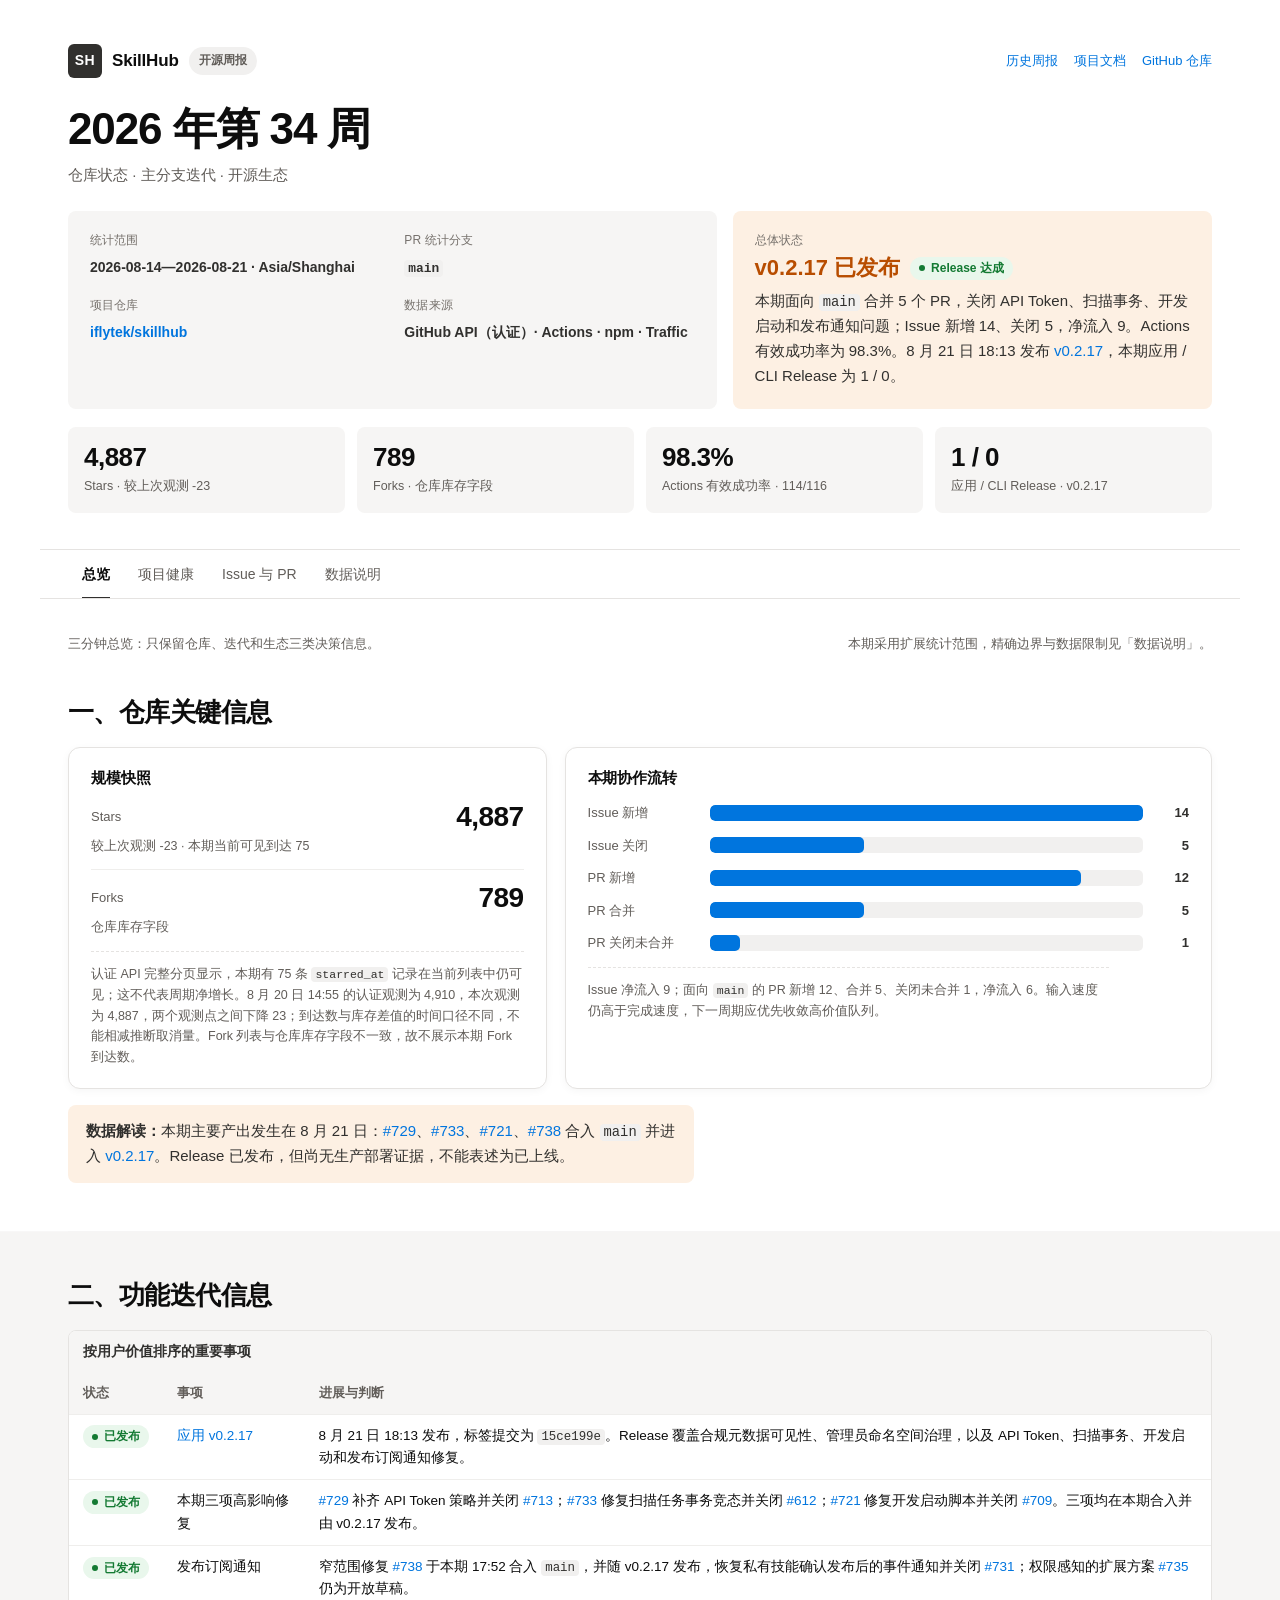
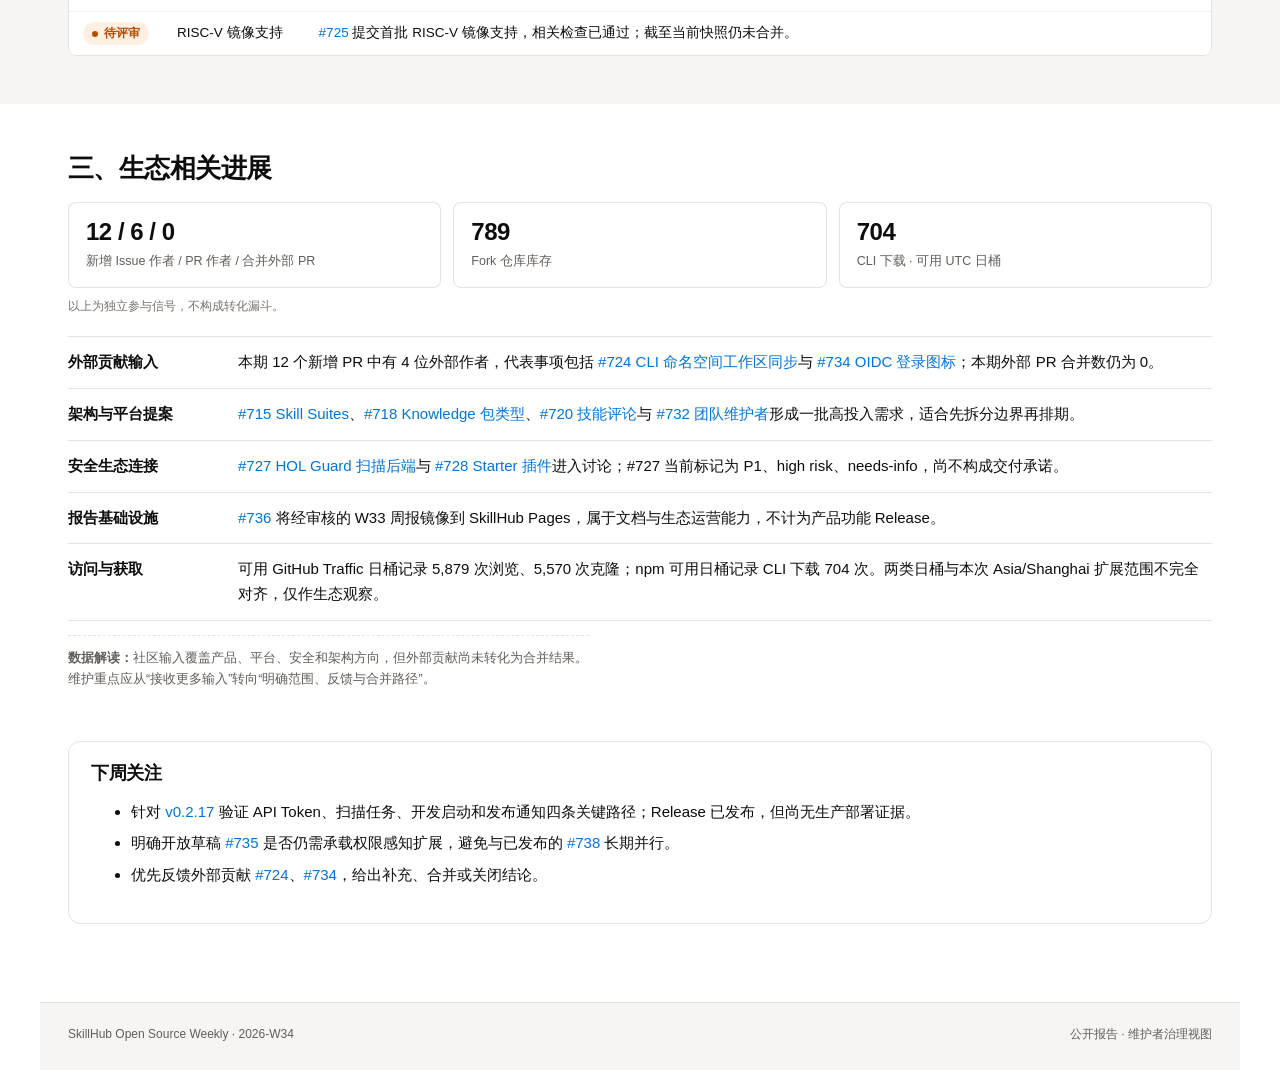
<file: site/reports/2026-W34/index.html>
<!doctype html>
<html lang="zh-CN">
<head>
  <meta charset="utf-8">
  <meta name="viewport" content="width=device-width,initial-scale=1">
  <meta name="description" content="SkillHub 2026 年第 33 周开源周报：仓库状态、主分支迭代与生态进展。">
  <title>SkillHub 开源周报｜2026 年第 33 周</title>
  <script>document.documentElement.classList.add('js')</script>
  <style data-report-theme="notion-light">
:root {
  color-scheme: light;
  --page: #ffffff;
  --paper: #ffffff;
  --warm: #f6f5f4;
  --ink: #0d0d0d;
  --ink-soft: #31302e;
  --muted: #615d59;
  --faint: #76716c;
  --line: #e5e3e1;
  --line-soft: #efeeec;
  --blue: #0075de;
  --blue-active: #005bab;
  --blue-soft: #f2f9ff;
  --green: #147a33;
  --green-soft: #e9f7ec;
  --orange: #b84d00;
  --orange-soft: #fdf0e3;
  --red: #b52d25;
  --red-soft: #fdecea;
  --neutral-soft: #f1f0ef;
  --focus: #097fe8;
  --radius-sm: 8px;
  --radius: 12px;
  --shadow: 0 2px 8px rgb(0 0 0 / 4%);
}

* {
  box-sizing: border-box;
}

html {
  scroll-behavior: smooth;
}

body {
  margin: 0;
  background: var(--page);
  color: var(--ink);
  font: 15px/1.65 Inter, -apple-system, BlinkMacSystemFont, "Segoe UI",
    "PingFang SC", "Hiragino Sans GB", "Microsoft YaHei", sans-serif;
  text-rendering: optimizeLegibility;
  -webkit-font-smoothing: antialiased;
}

a {
  color: var(--blue);
  text-decoration: none;
  text-underline-offset: 3px;
}

a:hover {
  color: var(--blue-active);
  text-decoration: underline;
}

button,
a {
  -webkit-tap-highlight-color: transparent;
}

:focus-visible {
  outline: 2px solid var(--focus);
  outline-offset: 3px;
}

code {
  padding: 1px 4px;
  border-radius: 4px;
  background: var(--neutral-soft);
  color: var(--ink-soft);
  font-size: .92em;
}

.skip-link {
  position: fixed;
  z-index: 30;
  top: 8px;
  left: -999px;
  padding: 8px 12px;
  border-radius: 4px;
  background: var(--ink-soft);
  color: #fff;
}

.skip-link:focus {
  left: 8px;
}

.report {
  width: min(1200px, 100%);
  min-height: 100vh;
  margin: 0 auto;
  background: var(--paper);
}

.masthead {
  padding: 44px 28px 36px;
  border-bottom: 1px solid var(--line);
}

.topline {
  display: flex;
  align-items: center;
  justify-content: space-between;
  gap: 18px;
  margin-bottom: 26px;
}

.brand {
  display: flex;
  align-items: center;
  gap: 10px;
  color: var(--ink);
}

.brand-mark {
  display: inline-flex;
  width: 34px;
  height: 34px;
  align-items: center;
  justify-content: center;
  border-radius: 6px;
  background: var(--ink-soft);
  color: #fff;
  font-size: 14px;
  font-weight: 700;
  letter-spacing: .04em;
}

.brand-name {
  font-size: 17px;
  font-weight: 700;
  letter-spacing: -.01em;
}

.brand-tag {
  padding: 4px 10px;
  border-radius: 9999px;
  background: var(--neutral-soft);
  color: var(--muted);
  font-size: 12px;
  font-weight: 600;
}

.utility-links {
  display: flex;
  flex-wrap: wrap;
  gap: 16px;
  font-size: 13px;
}

h1,
h2,
h3 {
  text-wrap: balance;
}

h1 {
  max-width: 820px;
  margin: 0;
  color: var(--ink);
  font-size: clamp(32px, 4vw, 44px);
  line-height: 1.15;
  letter-spacing: -.025em;
}

.report-sub {
  margin: 8px 0 24px;
  color: var(--muted);
  font-size: 15px;
}

.header-grid {
  display: grid;
  grid-template-columns: 1.15fr .85fr;
  gap: 16px;
}

.meta-card,
.headline {
  border-radius: var(--radius-sm);
  padding: 20px 22px;
}

.meta-card {
  background: var(--warm);
}

.meta-grid {
  display: grid;
  grid-template-columns: 1fr 1fr;
  gap: 16px 24px;
}

.meta-item .key,
.headline-label {
  display: block;
  margin-bottom: 4px;
  color: var(--faint);
  font-size: 12px;
  font-weight: 500;
  letter-spacing: .01em;
}

.meta-item .value {
  color: var(--ink-soft);
  font-size: 14px;
  font-weight: 600;
}

.period {
  margin: 0;
}

.headline {
  display: flex;
  flex-direction: column;
  justify-content: center;
  margin: 0;
  border: 0;
  background: var(--orange-soft);
  color: var(--ink-soft);
}

.headline-status {
  display: flex;
  align-items: center;
  gap: 10px;
  margin-bottom: 7px;
}

.headline-status strong {
  color: var(--orange);
  font-size: 22px;
  line-height: 1.2;
}

.headline p {
  margin: 0;
  max-width: 60ch;
}

.metrics {
  display: grid;
  grid-template-columns: repeat(4, 1fr);
  gap: 12px;
  margin-top: 18px;
  border: 0;
}

.metric {
  min-width: 0;
  padding: 16px;
  border: 0;
  border-radius: var(--radius-sm);
  background: var(--warm);
}

.metric strong {
  display: block;
  color: var(--ink);
  font-size: 26px;
  line-height: 1.15;
  letter-spacing: -.02em;
  font-variant-numeric: tabular-nums;
}

.metric span {
  display: block;
  margin-top: 4px;
  color: var(--muted);
  font-size: 12.5px;
}

.tabs-wrap {
  position: sticky;
  z-index: 20;
  top: 0;
  overflow-x: auto;
  border-bottom: 1px solid var(--line);
  background: rgb(255 255 255 / 97%);
  backdrop-filter: saturate(1.1) blur(5px);
}

.tabs {
  display: flex;
  min-width: max-content;
  padding: 0 28px;
}

.tab {
  position: relative;
  min-height: 48px;
  padding: 0 14px;
  border: 0;
  background: transparent;
  color: var(--muted);
  cursor: pointer;
  font: inherit;
  font-size: 14px;
  font-weight: 500;
}

.tab::after {
  position: absolute;
  right: 14px;
  bottom: -1px;
  left: 14px;
  height: 2px;
  background: transparent;
  content: "";
}

.tab:hover,
.tab[aria-selected="true"] {
  color: var(--ink);
}

.tab[aria-selected="true"] {
  font-weight: 600;
}

.tab[aria-selected="true"]::after {
  background: var(--ink-soft);
}

main {
  padding: 0 28px 48px;
}

.tab-panel {
  padding-top: 4px;
}

.js .tab-panel[hidden] {
  display: none;
}

.panel-intro {
  display: flex;
  justify-content: space-between;
  gap: 24px;
  margin: 30px 0 0;
  color: var(--muted);
  font-size: 13px;
}

.panel-intro p {
  margin: 0;
}

section.report-section {
  margin: 0;
  padding: 48px 0;
  border: 0;
}

.tab-panel > section.report-section:nth-of-type(even) {
  background: var(--warm);
  box-shadow: 0 0 0 100vmax var(--warm);
  clip-path: inset(0 -100vmax);
}

section.report-section:first-of-type {
  padding-top: 42px;
}

h2 {
  margin: 0 0 18px;
  color: var(--ink);
  font-size: 26px;
  line-height: 1.25;
  letter-spacing: -.02em;
}

h3 {
  margin: 30px 0 12px;
  color: var(--ink);
  font-size: 18px;
  line-height: 1.35;
  letter-spacing: -.01em;
}

p {
  max-width: 75ch;
  text-wrap: pretty;
}

.section-lead {
  margin: -7px 0 18px;
  color: var(--muted);
}

.table-wrap {
  overflow-x: auto;
  border: 1px solid var(--line);
  border-radius: var(--radius-sm);
  background: var(--paper);
}

table {
  width: 100%;
  min-width: 680px;
  border-collapse: collapse;
  font-size: 13.5px;
}

caption {
  padding: 10px 14px;
  background: var(--warm);
  color: var(--ink-soft);
  font-weight: 600;
  text-align: left;
}

th,
td {
  padding: 10px 14px;
  border-bottom: 1px solid var(--line-soft);
  vertical-align: top;
  text-align: left;
}

th {
  background: var(--warm);
  color: var(--muted);
  font-size: 12.5px;
  font-weight: 600;
  white-space: nowrap;
}

tbody tr:last-child td {
  border-bottom: 0;
}

tbody tr:hover {
  background: #faf9f8;
}

.number {
  text-align: right;
  white-space: nowrap;
  font-variant-numeric: tabular-nums;
}

.status,
.value-level {
  display: inline-flex;
  align-items: center;
  gap: 6px;
  min-width: 25px;
  padding: 4px 9px;
  border: 0;
  border-radius: 9999px;
  font-size: 12px;
  font-weight: 600;
  line-height: 1.2;
  white-space: nowrap;
}

.status::before {
  width: 6px;
  height: 6px;
  border-radius: 50%;
  background: currentColor;
  content: "";
}

.status.ok {
  background: var(--green-soft);
  color: var(--green);
}

.status.warn {
  background: var(--orange-soft);
  color: var(--orange);
}

.status.risk {
  background: var(--red-soft);
  color: var(--red);
}

.value-a {
  background: var(--red-soft);
  color: var(--red);
}

.value-b {
  background: var(--orange-soft);
  color: var(--orange);
}

.value-c {
  background: var(--blue-soft);
  color: var(--blue-active);
}

.value-d {
  background: var(--neutral-soft);
  color: var(--muted);
}

.risk-note {
  margin: 16px 0 0;
  padding: 14px 18px;
  border: 0;
  border-radius: var(--radius-sm);
  background: var(--orange-soft);
  color: var(--ink-soft);
}

.repo-visuals {
  display: grid;
  grid-template-columns: minmax(280px, .85fr) minmax(0, 1.15fr);
  gap: 18px;
}

.snapshot-list {
  display: grid;
  gap: 0;
}

.snapshot-row {
  display: grid;
  grid-template-columns: minmax(90px, 1fr) auto;
  gap: 4px 16px;
  align-items: center;
  padding: 13px 0;
  border-bottom: 1px solid var(--line-soft);
}

.snapshot-row:first-child {
  padding-top: 0;
}

.snapshot-row:last-child {
  padding-bottom: 0;
  border-bottom: 0;
}

.snapshot-row .snapshot-label {
  color: var(--muted);
  font-size: 13px;
}

.snapshot-row strong {
  color: var(--ink);
  font-size: 28px;
  line-height: 1.05;
  letter-spacing: -.02em;
  font-variant-numeric: tabular-nums;
}

.snapshot-row .snapshot-change {
  grid-column: 1 / -1;
  color: var(--muted);
  font-size: 12.5px;
}

.snapshot-row .snapshot-change.positive {
  color: var(--green);
}

.snapshot-row .snapshot-change.missing {
  color: var(--orange);
}

.chart-note {
  margin: 14px 0 0;
  padding-top: 12px;
  border-top: 1px dashed var(--line);
  color: var(--muted);
  font-size: 12.5px;
}

.ecosystem-signals {
  display: grid;
  grid-template-columns: repeat(3, minmax(0, 1fr));
  gap: 12px;
  margin-bottom: 20px;
}

.ecosystem-signal {
  padding: 16px 18px;
  border-radius: var(--radius-sm);
  background: var(--paper);
  box-shadow: inset 0 0 0 1px var(--line);
}

.ecosystem-signal strong {
  display: block;
  color: var(--ink);
  font-size: 24px;
  line-height: 1.15;
  letter-spacing: -.02em;
  font-variant-numeric: tabular-nums;
}

.ecosystem-signal span {
  display: block;
  margin-top: 5px;
  color: var(--muted);
  font-size: 12.5px;
}

.ecosystem-signal-note {
  grid-column: 1 / -1;
  margin: -3px 0 0;
  color: var(--faint);
  font-size: 12px;
}

.ecosystem-list,
.method-list {
  margin: 0;
  padding: 0;
  border-top: 1px solid var(--line);
  list-style: none;
}

.ecosystem-list li,
.method-list li {
  display: grid;
  grid-template-columns: 150px 1fr;
  gap: 20px;
  padding: 13px 0;
  border-bottom: 1px solid var(--line);
}

.method-list li {
  grid-template-columns: 180px 1fr;
}

.ecosystem-list strong,
.method-list strong {
  color: var(--ink);
}

.next-actions {
  margin: 4px 0 30px;
  padding: 20px 22px;
  border: 1px solid var(--line);
  border-radius: var(--radius);
  background: var(--paper);
}

.next-actions h2 {
  margin-bottom: 8px;
  font-size: 18px;
}

.next-actions ol {
  margin: 0;
  padding-left: 22px;
}

.next-actions li {
  margin: 7px 0;
}

.health-cards {
  display: grid;
  grid-template-columns: repeat(auto-fit, minmax(280px, 1fr));
  gap: 16px;
}

.health-card,
.chart-box,
.health-note {
  border: 1px solid var(--line);
  border-radius: var(--radius);
  background: var(--paper);
  box-shadow: var(--shadow);
}

.health-card {
  display: flex;
  flex-direction: column;
  gap: 9px;
  padding: 20px 22px;
}

.health-card .top {
  display: flex;
  align-items: center;
  justify-content: space-between;
  gap: 10px;
}

.health-card .name {
  color: var(--ink);
  font-size: 15px;
  font-weight: 700;
}

.health-card .health-metric {
  color: var(--ink);
  font-size: 27px;
  font-weight: 700;
  line-height: 1.1;
  letter-spacing: -.02em;
  font-variant-numeric: tabular-nums;
}

.health-card .health-metric small {
  color: var(--muted);
  font-size: 13px;
  font-weight: 500;
  letter-spacing: 0;
}

.health-card p {
  margin: 0;
  color: var(--ink-soft);
  font-size: 13.5px;
}

.health-card .detail {
  padding-top: 9px;
  border-top: 1px dashed var(--line);
  color: var(--muted);
  font-size: 12.5px;
}

.segbar {
  display: flex;
  height: 24px;
  overflow: hidden;
  margin: 15px 0 10px;
  border-radius: 6px;
  background: var(--neutral-soft);
}

.segbar > span {
  min-width: 2px;
  height: 100%;
}

.seg-success {
  background: #1aae39;
}

.seg-failure {
  background: #e16259;
}

.seg-auth {
  background: #e8a94b;
}

.seg-skipped {
  background: #d6d2cd;
}

.seg-cancelled {
  background: #8e8984;
}

.chart-legend {
  display: flex;
  flex-wrap: wrap;
  gap: 8px 20px;
  color: var(--muted);
  font-size: 13px;
}

.chart-legend span {
  display: inline-flex;
  align-items: center;
  gap: 7px;
}

.chart-legend i {
  width: 10px;
  height: 10px;
  border-radius: 3px;
}

.chart-legend b {
  color: var(--ink-soft);
  font-variant-numeric: tabular-nums;
}

.chart-grid {
  display: grid;
  grid-template-columns: repeat(2, minmax(0, 1fr));
  gap: 18px;
}

.chart-box {
  padding: 20px 22px;
}

.chart-box h3 {
  margin: 0 0 14px;
  font-size: 15px;
}

.bars {
  display: grid;
  gap: 11px;
}

.bar-row {
  display: grid;
  grid-template-columns: 88px 1fr 42px;
  gap: 10px;
  align-items: center;
  font-size: 13px;
}

.repo-visuals .bar-row {
  grid-template-columns: 112px 1fr 36px;
}

.bar-label {
  color: var(--muted);
  white-space: nowrap;
}

.bar-track {
  height: 16px;
  overflow: hidden;
  border-radius: 5px;
  background: var(--neutral-soft);
}

.bar-fill {
  display: block;
  height: 100%;
  min-width: 2px;
  border-radius: 5px;
  background: var(--blue);
}

.bar-fill.hot {
  background: var(--orange);
}

.bar-value {
  color: var(--ink-soft);
  font-weight: 700;
  text-align: right;
  font-variant-numeric: tabular-nums;
}

.donut-layout {
  display: grid;
  grid-template-columns: 150px 1fr;
  gap: 22px;
  align-items: center;
}

.donut {
  position: relative;
  width: 142px;
  height: 142px;
  border-radius: 50%;
  background: conic-gradient(var(--orange) 0 var(--value), #d6d2cd var(--value) 100%);
}

.donut::after {
  position: absolute;
  inset: 24px;
  border-radius: 50%;
  background: var(--paper);
  content: "";
}

.donut-center {
  position: absolute;
  z-index: 1;
  inset: 0;
  display: flex;
  flex-direction: column;
  align-items: center;
  justify-content: center;
}

.donut-center strong {
  color: var(--ink);
  font-size: 26px;
  line-height: 1.1;
}

.donut-center span {
  color: var(--muted);
  font-size: 12px;
}

.donut-copy p {
  margin: 0 0 9px;
  color: var(--ink-soft);
  font-size: 13.5px;
}

.donut-copy p:last-child {
  margin-bottom: 0;
}

.health-grid {
  display: grid;
  grid-template-columns: repeat(2, minmax(0, 1fr));
  gap: 18px;
  margin-top: 18px;
}

.chart-box + .table-wrap {
  margin-top: 18px;
}

.health-note {
  padding: 18px;
}

.health-note h3 {
  margin: 0 0 7px;
  font-size: 15px;
}

.health-note p {
  margin: 0;
  color: var(--ink-soft);
}

.flow-summary {
  display: grid;
  grid-template-columns: repeat(2, minmax(0, 1fr));
  gap: 12px;
  margin: 18px 0 24px;
}

.flow-item {
  padding: 16px 18px;
  border-radius: var(--radius-sm);
  background: var(--warm);
}

.flow-item strong {
  display: block;
  color: var(--ink);
  font-size: 20px;
  font-variant-numeric: tabular-nums;
}

.flow-item span {
  color: var(--muted);
  font-size: 12.5px;
}

details {
  margin-top: 16px;
  border: 1px solid var(--line);
  border-radius: var(--radius);
  background: var(--paper);
}

summary {
  padding: 14px 18px;
  color: var(--ink-soft);
  cursor: pointer;
  font-weight: 700;
}

.details-body {
  padding: 0 18px 16px;
}

footer {
  display: flex;
  justify-content: space-between;
  gap: 24px;
  padding: 22px 28px 28px;
  border-top: 1px solid var(--line);
  background: var(--warm);
  color: var(--muted);
  font-size: 12px;
}

.sr-only {
  position: absolute;
  width: 1px;
  height: 1px;
  padding: 0;
  margin: -1px;
  overflow: hidden;
  clip: rect(0, 0, 0, 0);
  white-space: nowrap;
  border: 0;
}

@media (max-width: 760px) {
  .masthead,
  main,
  footer {
    padding-right: 18px;
    padding-left: 18px;
  }

  .topline,
  footer,
  .panel-intro {
    align-items: flex-start;
    flex-direction: column;
    gap: 8px;
  }

  .header-grid,
  .meta-grid,
  .repo-visuals,
  .chart-grid,
  .health-grid,
  .flow-summary {
    grid-template-columns: 1fr;
  }

  .header-grid > *,
  .meta-item {
    min-width: 0;
  }

  .meta-item .value {
    overflow-wrap: anywhere;
  }

  .metrics {
    grid-template-columns: repeat(2, 1fr);
  }

  .tabs {
    padding: 0 6px;
  }

  section.report-section {
    padding: 38px 0;
  }

  .ecosystem-list li,
  .method-list li {
    grid-template-columns: 1fr;
    gap: 3px;
  }

  .ecosystem-signals {
    grid-template-columns: 1fr;
  }

  .ecosystem-signal-note {
    grid-column: auto;
  }

  .donut-layout {
    grid-template-columns: 1fr;
    justify-items: center;
  }

  .donut-copy {
    text-align: center;
  }
}

@media (max-width: 430px) {
  h1 {
    font-size: 30px;
    overflow-wrap: anywhere;
  }

  .bar-row {
    grid-template-columns: 76px 1fr 32px;
    gap: 7px;
  }

  .repo-visuals .bar-row {
    grid-template-columns: 98px 1fr 28px;
  }
}

@media (prefers-reduced-motion: reduce) {
  html {
    scroll-behavior: auto;
  }
}

@media print {
  @page {
    size: A4;
    margin: 13mm;
  }

  body {
    background: #fff;
    font-size: 10px;
  }

  .report {
    width: 100%;
  }

  .masthead,
  main,
  footer {
    padding-right: 0;
    padding-left: 0;
  }

  .tabs-wrap,
  .skip-link,
  .utility-links {
    display: none !important;
  }

  .tab-panel[hidden] {
    display: block !important;
  }

  .tab-panel {
    break-before: page;
  }

  .tab-panel:first-child {
    break-before: auto;
  }

  .tab-panel > section.report-section:nth-of-type(even) {
    background: #fff;
    box-shadow: none;
    clip-path: none;
  }

  section.report-section {
    padding: 16px 0;
  }

  h1 {
    font-size: 27px;
  }

  h2,
  h3,
  tr,
  .health-card,
  .health-note,
  .chart-box,
  .next-actions {
    break-inside: avoid;
  }

  table {
    min-width: 0;
    font-size: 8px;
  }

  th,
  td {
    padding: 5px 6px;
  }

  .health-card,
  .health-note,
  .chart-box {
    box-shadow: none;
  }

  .segbar,
  .bar-fill,
  .donut,
  .status,
  .value-level,
  .metric,
  .headline {
    print-color-adjust: exact;
    -webkit-print-color-adjust: exact;
  }
}
  </style>
  <noscript>
    <style>
      .tabs-wrap { display: none !important; }
      .tab-panel[hidden] { display: block !important; }
    </style>
  </noscript>
</head>
<body>
  <a class="skip-link" href="#report-content">跳到报告正文</a>
  <article class="report"
    data-period-start="2026-08-14T00:00:00+08:00"
    data-period-end="2026-08-21T18:20:46+08:00"
    data-period-boundary="[)"
    data-period-status="extended"
    data-snapshot-at="2026-08-21T18:23:41.444491+08:00"
    data-pr-target-branch="main"
    data-star-evidence="current-visible-arrivals"
    data-star-api-status="success"
    data-star-arrivals="75"
    data-star-observed-total="4887"
    data-star-observed-at="2026-08-21T18:23:41.444491+08:00"
    data-star-previous-observed-total="4910"
    data-star-previous-observed-at="2026-08-20T14:55:22+08:00"
    data-star-observation-delta="-23"
    data-star-start-at=""
    data-star-end-at="">
    <header class="masthead">
      <div class="topline">
        <div class="brand">
          <span class="brand-mark" aria-hidden="true">SH</span>
          <span class="brand-name">SkillHub</span>
          <span class="brand-tag">开源周报</span>
        </div>
        <nav class="utility-links" aria-label="站点链接">
          <a href="../../archive.html">历史周报</a>
          <a href="https://iflytek.github.io/skillhub/">项目文档</a>
          <a href="https://github.com/iflytek/skillhub">GitHub 仓库</a>
        </nav>
      </div>
      <h1>2026 年第 34 周</h1>
      <p class="report-sub">仓库状态 · 主分支迭代 · 开源生态</p>
      <div class="header-grid">
        <div class="meta-card">
          <div class="meta-grid">
            <div class="meta-item">
              <span class="key">统计范围</span>
              <span class="value">2026-08-14—2026-08-21 · Asia/Shanghai</span>
            </div>
            <div class="meta-item">
              <span class="key">PR 统计分支</span>
              <span class="value"><code>main</code></span>
            </div>
            <div class="meta-item">
              <span class="key">项目仓库</span>
              <span class="value"><a href="https://github.com/iflytek/skillhub">iflytek/skillhub</a></span>
            </div>
            <div class="meta-item">
              <span class="key">数据来源</span>
              <span class="value">GitHub API（认证）· Actions · npm · Traffic</span>
            </div>
          </div>
        </div>
        <div class="headline">
          <span class="headline-label">总体状态</span>
          <div class="headline-status">
            <strong>v0.2.17 已发布</strong>
            <span class="status ok">Release 达成</span>
          </div>
          <p>本期面向 <code>main</code> 合并 5 个 PR，关闭 API Token、扫描事务、开发启动和发布通知问题；Issue 新增 14、关闭 5，净流入 9。Actions 有效成功率为 98.3%。8 月 21 日 18:13 发布 <a href="https://github.com/iflytek/skillhub/releases/tag/v0.2.17">v0.2.17</a>，本期应用 / CLI Release 为 1 / 0。</p>
        </div>
      </div>
      <div class="metrics" aria-label="四项核心指标">
        <div class="metric"><strong>4,887</strong><span>Stars · 较上次观测 -23</span></div>
        <div class="metric"><strong>789</strong><span>Forks · 仓库库存字段</span></div>
        <div class="metric"><strong>98.3%</strong><span>Actions 有效成功率 · 114/116</span></div>
        <div class="metric"><strong>1 / 0</strong><span>应用 / CLI Release · v0.2.17</span></div>
      </div>
    </header>

    <div class="tabs-wrap">
      <nav class="tabs" role="tablist" aria-label="周报视图">
        <button class="tab" id="tab-overview" type="button" role="tab" aria-selected="true"
          aria-controls="panel-overview" tabindex="0" data-tab="overview">总览</button>
        <button class="tab" id="tab-health" type="button" role="tab" aria-selected="false"
          aria-controls="panel-health" tabindex="-1" data-tab="health">项目健康</button>
        <button class="tab" id="tab-flow" type="button" role="tab" aria-selected="false"
          aria-controls="panel-flow" tabindex="-1" data-tab="flow">Issue 与 PR</button>
        <button class="tab" id="tab-method" type="button" role="tab" aria-selected="false"
          aria-controls="panel-method" tabindex="-1" data-tab="method">数据说明</button>
      </nav>
    </div>

    <main id="report-content">
      <div class="tab-panel" id="panel-overview" role="tabpanel" tabindex="0"
        aria-labelledby="tab-overview" data-panel="overview">
        <div class="panel-intro">
          <p>三分钟总览：只保留仓库、迭代和生态三类决策信息。</p>
          <p>本期采用扩展统计范围，精确边界与数据限制见「数据说明」。</p>
        </div>

        <section class="report-section" data-module="repository-summary" aria-labelledby="repository-title">
          <h2 id="repository-title">一、仓库关键信息</h2>
          <div class="repo-visuals">
            <div class="chart-box" data-module="repository-scale">
              <h3>规模快照</h3>
              <div class="snapshot-list">
                <div class="snapshot-row">
                  <span class="snapshot-label">Stars</span>
                  <strong>4,887</strong>
                  <span class="snapshot-change negative">较上次观测 -23 · 本期当前可见到达 75</span>
                </div>
                <div class="snapshot-row">
                  <span class="snapshot-label">Forks</span>
                  <strong>789</strong>
                  <span class="snapshot-change">仓库库存字段</span>
                </div>
              </div>
              <p class="chart-note">认证 API 完整分页显示，本期有 75 条 <code>starred_at</code> 记录在当前列表中仍可见；这不代表周期净增长。8 月 20 日 14:55 的认证观测为 4,910，本次观测为 4,887，两个观测点之间下降 23；到达数与库存差值的时间口径不同，不能相减推断取消量。Fork 列表与仓库库存字段不一致，故不展示本期 Fork 到达数。</p>
            </div>
            <div class="chart-box" data-module="weekly-collaboration-chart">
              <h3>本期协作流转</h3>
              <div class="bars" role="img" aria-label="W34 扩展统计范围协作流转：Issue 新增 14 个、关闭 5 个；目标为 main 的 PR 新增 12 个、合并 5 个、关闭未合并 1 个">
                <div class="bar-row"><span class="bar-label">Issue 新增</span><span class="bar-track"><span class="bar-fill" style="width:100%"></span></span><span class="bar-value">14</span></div>
                <div class="bar-row"><span class="bar-label">Issue 关闭</span><span class="bar-track"><span class="bar-fill" style="width:35.7%"></span></span><span class="bar-value">5</span></div>
                <div class="bar-row"><span class="bar-label">PR 新增</span><span class="bar-track"><span class="bar-fill" style="width:85.7%"></span></span><span class="bar-value">12</span></div>
                <div class="bar-row"><span class="bar-label">PR 合并</span><span class="bar-track"><span class="bar-fill" style="width:35.7%"></span></span><span class="bar-value">5</span></div>
                <div class="bar-row"><span class="bar-label">PR 关闭未合并</span><span class="bar-track"><span class="bar-fill" style="width:7.1%"></span></span><span class="bar-value">1</span></div>
              </div>
              <p class="chart-note">Issue 净流入 9；面向 <code>main</code> 的 PR 新增 12、合并 5、关闭未合并 1，净流入 6。输入速度仍高于完成速度，下一周期应优先收敛高价值队列。</p>
            </div>
          </div>
          <p class="risk-note"><strong>数据解读：</strong>本期主要产出发生在 8 月 21 日：<a href="https://github.com/iflytek/skillhub/pull/729">#729</a>、<a href="https://github.com/iflytek/skillhub/pull/733">#733</a>、<a href="https://github.com/iflytek/skillhub/pull/721">#721</a>、<a href="https://github.com/iflytek/skillhub/pull/738">#738</a> 合入 <code>main</code> 并进入 <a href="https://github.com/iflytek/skillhub/releases/tag/v0.2.17">v0.2.17</a>。Release 已发布，但尚无生产部署证据，不能表述为已上线。</p>
        </section>

        <section class="report-section" data-module="feature-iterations" aria-labelledby="feature-title">
          <h2 id="feature-title">二、功能迭代信息</h2>
          <div class="table-wrap">
            <table>
              <caption>按用户价值排序的重要事项</caption>
              <thead><tr><th>状态</th><th>事项</th><th>进展与判断</th></tr></thead>
              <tbody>
                <tr>
                  <td><span class="status ok">已发布</span></td>
                  <td><a href="https://github.com/iflytek/skillhub/releases/tag/v0.2.17">应用 v0.2.17</a></td>
                  <td>8 月 21 日 18:13 发布，标签提交为 <code>15ce199e</code>。Release 覆盖合规元数据可见性、管理员命名空间治理，以及 API Token、扫描事务、开发启动和发布订阅通知修复。</td>
                </tr>
                <tr>
                  <td><span class="status ok">已发布</span></td>
                  <td>本期三项高影响修复</td>
                  <td><a href="https://github.com/iflytek/skillhub/pull/729">#729</a> 补齐 API Token 策略并关闭 <a href="https://github.com/iflytek/skillhub/issues/713">#713</a>；<a href="https://github.com/iflytek/skillhub/pull/733">#733</a> 修复扫描任务事务竞态并关闭 <a href="https://github.com/iflytek/skillhub/issues/612">#612</a>；<a href="https://github.com/iflytek/skillhub/pull/721">#721</a> 修复开发启动脚本并关闭 <a href="https://github.com/iflytek/skillhub/issues/709">#709</a>。三项均在本期合入并由 v0.2.17 发布。</td>
                </tr>
                <tr>
                  <td><span class="status ok">已发布</span></td>
                  <td>发布订阅通知</td>
                  <td>窄范围修复 <a href="https://github.com/iflytek/skillhub/pull/738">#738</a> 于本期 17:52 合入 <code>main</code>，并随 v0.2.17 发布，恢复私有技能确认发布后的事件通知并关闭 <a href="https://github.com/iflytek/skillhub/issues/731">#731</a>；权限感知的扩展方案 <a href="https://github.com/iflytek/skillhub/pull/735">#735</a> 仍为开放草稿。</td>
                </tr>
                <tr>
                  <td><span class="status warn">待评审</span></td>
                  <td>RISC-V 镜像支持</td>
                  <td><a href="https://github.com/iflytek/skillhub/pull/725">#725</a> 提交首批 RISC-V 镜像支持，相关检查已通过；截至当前快照仍未合并。</td>
                </tr>
              </tbody>
            </table>
          </div>
        </section>

        <section class="report-section" data-module="ecosystem-progress" aria-labelledby="ecosystem-title">
          <h2 id="ecosystem-title">三、生态相关进展</h2>
          <div class="ecosystem-signals" data-module="ecosystem-signals" role="img"
            aria-label="W34 扩展统计范围开源生态参与信号：新增 Issue 作者 12 位、面向 main 的新增 PR 作者 6 位、合并外部 PR 0 个；仓库 Fork 库存 789；SkillHub CLI 可用 UTC 日桶下载 704 次">
            <div class="ecosystem-signal"><strong>12 / 6 / 0</strong><span>新增 Issue 作者 / PR 作者 / 合并外部 PR</span></div>
            <div class="ecosystem-signal"><strong>789</strong><span>Fork 仓库库存</span></div>
            <div class="ecosystem-signal"><strong>704</strong><span>CLI 下载 · 可用 UTC 日桶</span></div>
            <p class="ecosystem-signal-note">以上为独立参与信号，不构成转化漏斗。</p>
          </div>
          <ul class="ecosystem-list">
            <li><strong>外部贡献输入</strong><span>本期 12 个新增 PR 中有 4 位外部作者，代表事项包括 <a href="https://github.com/iflytek/skillhub/pull/724">#724 CLI 命名空间工作区同步</a>与 <a href="https://github.com/iflytek/skillhub/pull/734">#734 OIDC 登录图标</a>；本期外部 PR 合并数仍为 0。</span></li>
            <li><strong>架构与平台提案</strong><span><a href="https://github.com/iflytek/skillhub/issues/715">#715 Skill Suites</a>、<a href="https://github.com/iflytek/skillhub/issues/718">#718 Knowledge 包类型</a>、<a href="https://github.com/iflytek/skillhub/issues/720">#720 技能评论</a>与 <a href="https://github.com/iflytek/skillhub/issues/732">#732 团队维护者</a>形成一批高投入需求，适合先拆分边界再排期。</span></li>
            <li><strong>安全生态连接</strong><span><a href="https://github.com/iflytek/skillhub/issues/727">#727 HOL Guard 扫描后端</a>与 <a href="https://github.com/iflytek/skillhub/issues/728">#728 Starter 插件</a>进入讨论；#727 当前标记为 P1、high risk、needs-info，尚不构成交付承诺。</span></li>
            <li><strong>报告基础设施</strong><span><a href="https://github.com/iflytek/skillhub/pull/736">#736</a> 将经审核的 W33 周报镜像到 SkillHub Pages，属于文档与生态运营能力，不计为产品功能 Release。</span></li>
            <li><strong>访问与获取</strong><span>可用 GitHub Traffic 日桶记录 5,879 次浏览、5,570 次克隆；npm 可用日桶记录 CLI 下载 704 次。两类日桶与本次 Asia/Shanghai 扩展范围不完全对齐，仅作生态观察。</span></li>
          </ul>
          <p class="chart-note"><strong>数据解读：</strong>社区输入覆盖产品、平台、安全和架构方向，但外部贡献尚未转化为合并结果。维护重点应从“接收更多输入”转向“明确范围、反馈与合并路径”。</p>
        </section>

        <aside class="next-actions" data-module="next-actions" aria-labelledby="next-title">
          <h2 id="next-title">下周关注</h2>
          <ul class="next-list">
            <li>针对 <a href="https://github.com/iflytek/skillhub/releases/tag/v0.2.17">v0.2.17</a> 验证 API Token、扫描任务、开发启动和发布通知四条关键路径；Release 已发布，但尚无生产部署证据。</li>
            <li>明确开放草稿 <a href="https://github.com/iflytek/skillhub/pull/735">#735</a> 是否仍需承载权限感知扩展，避免与已发布的 <a href="https://github.com/iflytek/skillhub/pull/738">#738</a> 长期并行。</li>
            <li>优先反馈外部贡献 <a href="https://github.com/iflytek/skillhub/pull/724">#724</a>、<a href="https://github.com/iflytek/skillhub/pull/734">#734</a>，给出补充、合并或关闭结论。</li>
          </ul>
        </aside>
      </div>

      <div class="tab-panel" id="panel-health" role="tabpanel" tabindex="0"
        aria-labelledby="tab-health" data-panel="health" hidden>
        <div class="panel-intro">
          <p>项目健康详情：区分扩展统计范围内的流量与 8 月 21 日当前快照。</p>
          <p>流水线成功不等同于公开漏洞数量为 0。</p>
        </div>

        <section class="report-section" data-module="health-summary" aria-labelledby="health-summary-title">
          <h2 id="health-summary-title">项目健康状态</h2>
          <div class="health-cards">
            <article class="health-card">
              <div class="top"><span class="name">工程稳定性</span><span class="status warn">有失败项</span></div>
              <div class="health-metric">98.3% <small>114/116</small></div>
              <p>有效运行中有 2 次失败。</p>
              <div class="detail">本期 Actions 共 189 条，另有 42 次等待授权、22 次跳过、8 次取消和 1 次运行中。</div>
            </article>
            <article class="health-card">
              <div class="top"><span class="name">安全流水线</span><span class="status warn">授权门禁</span></div>
              <div class="health-metric">23 / 23 <small>有效运行成功</small></div>
              <p>Security 另有 13 次等待授权。</p>
              <div class="detail">只说明已执行工作流的结果，不代表漏洞数量为 0。</div>
            </article>
            <article class="health-card">
              <div class="top"><span class="name">自动化运营</span><span class="status warn">有两处失败</span></div>
              <div class="health-metric">30 / 31 <small>Backlog Rescore</small></div>
              <p>Issue Triage 成功 27 次。</p>
              <div class="detail">Backlog Rescore 有 1 次失败且后续已恢复；DeepWiki Documentation Crawler 有 1 次失败。</div>
            </article>
            <article class="health-card">
              <div class="top"><span class="name">Release 交付</span><span class="status ok">达成</span></div>
              <div class="health-metric">1 / 0 <small>应用 / CLI</small></div>
              <p><a href="https://github.com/iflytek/skillhub/releases/tag/v0.2.17">v0.2.17</a> 于本期 18:13 发布。</p>
              <div class="detail">包含合规元数据、命名空间治理与本期四项高影响修复；没有生产部署证据。</div>
            </article>
            <article class="health-card">
              <div class="top"><span class="name">Issue 治理</span><span class="status warn">净流入</span></div>
              <div class="health-metric">+9 <small>本期净流量</small></div>
              <p>新增 14、关闭 5；当前开放 46 个。</p>
              <div class="detail">当前 16 个需补充信息，16 个已开放至少 30 天。</div>
            </article>
            <article class="health-card">
              <div class="top"><span class="name">PR 治理</span><span class="status warn">净流入</span></div>
              <div class="health-metric">+6 <small>本期净流量</small></div>
              <p>面向 <code>main</code>：新增 12、合并 5、关闭未合并 1。</p>
              <div class="detail">当前开放 16 个；本期外部 PR 合并数为 0。</div>
            </article>
          </div>
        </section>

        <section class="report-section" data-module="workflow-execution" aria-labelledby="actions-title">
          <h2 id="actions-title">CI 与自动化执行</h2>
          <p class="section-lead">本期 189 条 Actions 记录：成功 114、失败 2、等待授权 42、跳过 22、取消 8、运行中 1。</p>
          <div class="chart-box" data-module="actions-outcome-chart">
            <h3>Actions 结果构成</h3>
            <div class="segbar" role="img" aria-label="W34 扩展统计范围 Actions 共 189 条记录：成功 114，失败 2，等待授权 42，条件跳过 22，取消 8，运行中 1">
              <span class="seg-success" style="width:60.32%"></span>
              <span class="seg-failure" style="width:1.06%"></span>
              <span class="seg-auth" style="width:22.22%"></span>
              <span class="seg-skipped" style="width:11.64%"></span>
              <span class="seg-cancelled" style="width:4.76%"></span>
            </div>
            <div class="chart-legend" aria-hidden="true">
              <span><i class="seg-success"></i>成功 <b>114</b></span>
              <span><i class="seg-failure"></i>失败 <b>2</b></span>
              <span><i class="seg-auth"></i>等待授权 <b>42</b></span>
              <span><i class="seg-skipped"></i>跳过 <b>22</b></span>
              <span><i class="seg-cancelled"></i>取消 8 · 运行中 <b>1</b></span>
            </div>
          </div>
          <div class="table-wrap">
            <table>
              <caption>主要工作流执行明细</caption>
              <thead><tr><th>工作流</th><th class="number">总记录</th><th class="number">成功</th><th class="number">失败</th><th class="number">等待授权</th><th class="number">跳过/取消/运行中</th></tr></thead>
              <tbody>
                <tr><td>Issue Triage</td><td class="number">47</td><td class="number">27</td><td class="number">0</td><td class="number">0</td><td class="number">20</td></tr>
                <tr><td>Security</td><td class="number">36</td><td class="number">23</td><td class="number">0</td><td class="number">13</td><td class="number">0</td></tr>
                <tr><td>Issue Backlog Rescore</td><td class="number">31</td><td class="number">30</td><td class="number">1</td><td class="number">0</td><td class="number">0</td></tr>
                <tr><td>PR Tests</td><td class="number">30</td><td class="number">16</td><td class="number">0</td><td class="number">13</td><td class="number">1</td></tr>
                <tr><td>PR E2E Tests</td><td class="number">26</td><td class="number">11</td><td class="number">0</td><td class="number">11</td><td class="number">4</td></tr>
                <tr><td>PR Scripts</td><td class="number">5</td><td class="number">2</td><td class="number">0</td><td class="number">3</td><td class="number">0</td></tr>
                <tr><td>PR CLI</td><td class="number">3</td><td class="number">1</td><td class="number">0</td><td class="number">2</td><td class="number">0</td></tr>
                <tr><td>其他工作流</td><td class="number">11</td><td class="number">4</td><td class="number">1</td><td class="number">0</td><td class="number">6</td></tr>
              </tbody>
            </table>
          </div>
          <p class="risk-note"><strong>数据解读：</strong>有效成功率为 <code>114 / (114 + 2) = 98.3%</code>。失败来自 Issue Backlog Rescore 与 DeepWiki Documentation Crawler；前者后续运行已恢复，后者尚无恢复记录。42 次等待授权不进入成功率分母，但说明外部 PR 的完整检查覆盖仍受门禁影响。</p>
        </section>

        <section class="report-section" data-module="backlog-health" aria-labelledby="backlog-title">
          <h2 id="backlog-title">当前存量健康</h2>
          <p class="section-lead">以下为 8 月 21 日 18:23 快照，不参与本期流量计算。</p>
          <h3>Issue 健康</h3>
          <div class="chart-grid">
            <div class="chart-box" data-module="issue-age-chart">
              <h3>开放 Issue 年龄结构</h3>
              <div class="bars" role="img" aria-label="当前开放 Issue 46 个：不足 7 天 9 个，7 到 13 天 8 个，14 到 29 天 13 个，30 天以上 16 个">
                <div class="bar-row"><span class="bar-label">&lt; 7 天</span><span class="bar-track"><span class="bar-fill" style="width:56.3%"></span></span><span class="bar-value">9</span></div>
                <div class="bar-row"><span class="bar-label">7—13 天</span><span class="bar-track"><span class="bar-fill" style="width:50%"></span></span><span class="bar-value">8</span></div>
                <div class="bar-row"><span class="bar-label">14—29 天</span><span class="bar-track"><span class="bar-fill" style="width:81.3%"></span></span><span class="bar-value">13</span></div>
                <div class="bar-row"><span class="bar-label">≥ 30 天</span><span class="bar-track"><span class="bar-fill hot" style="width:100%"></span></span><span class="bar-value">16</span></div>
              </div>
            </div>
            <div class="chart-box" data-module="issue-needs-info-chart">
              <h3><code>needs-info</code> 占比</h3>
              <div class="donut-layout">
                <div class="donut" style="--value:34.8%" role="img" aria-label="当前开放 Issue 中 16 个带 triage/needs-info 标签，占 46 个开放 Issue 的 34.8%">
                  <div class="donut-center"><strong>34.8%</strong><span>16 / 46</span></div>
                </div>
                <div class="donut-copy"><p><strong>16 个</strong> Issue 仍需补充信息。</p><p>应集中澄清、拆解或关闭。</p></div>
              </div>
            </div>
          </div>
          <h3>PR 健康</h3>
          <div class="chart-box" data-module="pr-age-chart">
            <div class="bars" role="img" aria-label="当前开放 main PR 16 个：不足 7 天 6 个，7 到 13 天 3 个，14 到 29 天 5 个，30 天以上 2 个">
              <div class="bar-row"><span class="bar-label">&lt; 7 天</span><span class="bar-track"><span class="bar-fill" style="width:100%"></span></span><span class="bar-value">6</span></div>
              <div class="bar-row"><span class="bar-label">7—13 天</span><span class="bar-track"><span class="bar-fill" style="width:50%"></span></span><span class="bar-value">3</span></div>
              <div class="bar-row"><span class="bar-label">14—29 天</span><span class="bar-track"><span class="bar-fill" style="width:83.3%"></span></span><span class="bar-value">5</span></div>
              <div class="bar-row"><span class="bar-label">≥ 30 天</span><span class="bar-track"><span class="bar-fill hot" style="width:33.3%"></span></span><span class="bar-value">2</span></div>
            </div>
          </div>
        </section>
      </div>

      <div class="tab-panel" id="panel-flow" role="tabpanel" tabindex="0"
        aria-labelledby="tab-flow" data-panel="flow" hidden>
        <div class="panel-intro">
          <p>先看本期流转，再看需要优先判断的高价值输入。</p>
          <p>价值级别是治理判断，不替代仓库标签。</p>
        </div>

        <section class="report-section" data-module="weekly-flow" aria-labelledby="flow-title">
          <h2 id="flow-title">本期 Issue 与 PR 流转</h2>
          <div class="flow-summary">
            <div class="flow-item"><strong>Issue +14 / -5</strong><span>净流入 9 · 当前开放 46</span></div>
            <div class="flow-item"><strong>PR +12 / 完成 6</strong><span>合并 5 + 关闭未合并 1 · 净流入 6 · 当前开放 16</span></div>
          </div>
          <p class="risk-note"><strong>数据解读：</strong>PR 仅统计目标分支 <code>main</code>。“完成 6”是维护流转量，不是 6 项功能发布；本期应用 Release 为 1（v0.2.17），CLI Release 为 0。</p>

          <h3>新增 Issue（按价值排序）</h3>
          <div class="table-wrap">
            <table>
              <caption class="sr-only">W34 新增 Issue 价值排序</caption>
              <thead><tr><th>价值</th><th>Issue</th><th>判断</th><th>当前状态</th></tr></thead>
              <tbody>
                <tr><td><span class="value-level value-a">A</span></td><td><a href="https://github.com/iflytek/skillhub/issues/713">#713 API Token 策略缺口</a></td><td>直接影响 API Token 可用性，问题边界明确。</td><td>本期由 <a href="https://github.com/iflytek/skillhub/pull/729">#729</a> 关闭并随 v0.2.17 发布。</td></tr>
                <tr><td><span class="value-level value-a">A</span></td><td><a href="https://github.com/iflytek/skillhub/issues/731">#731 发布订阅通知缺失</a></td><td>影响订阅者收到发布更新，当前标记为 P1/high risk。</td><td>本期由 <a href="https://github.com/iflytek/skillhub/pull/738">#738</a> 关闭并随 v0.2.17 发布；<a href="https://github.com/iflytek/skillhub/pull/735">#735</a> 仍为开放草稿。</td></tr>
                <tr><td><span class="value-level value-b">B</span></td><td><a href="https://github.com/iflytek/skillhub/issues/727">#727 HOL Guard 扫描后端</a></td><td>安全生态价值高，但接入边界、运行模型和风险责任仍需澄清。</td><td>开放，P1/high risk/needs-info。</td></tr>
                <tr><td><span class="value-level value-b">B</span></td><td><a href="https://github.com/iflytek/skillhub/issues/715">#715 Skill Suites</a> / <a href="https://github.com/iflytek/skillhub/issues/718">#718 Knowledge</a> / <a href="https://github.com/iflytek/skillhub/issues/732">#732 团队维护者</a></td><td>均涉及核心模型或治理边界，价值高但投入与迁移风险较大。</td><td>开放，建议先拆分最小可交付范围。</td></tr>
                <tr><td><span class="value-level value-b">B</span></td><td><a href="https://github.com/iflytek/skillhub/issues/720">#720 技能评论与评价</a></td><td>补充用户反馈闭环，但需同时设计治理、审核和滥用控制。</td><td>开放，P2/high risk。</td></tr>
              </tbody>
            </table>
          </div>

          <h3>关键 PR 流转</h3>
          <div class="table-wrap">
            <table>
              <caption class="sr-only">W34 关键 PR 流转</caption>
              <thead><tr><th>类型</th><th>价值</th><th>PR</th><th>结果与判断</th></tr></thead>
              <tbody>
                <tr><td>合入 main</td><td><span class="value-level value-a">A</span></td><td><a href="https://github.com/iflytek/skillhub/pull/729">#729</a> / <a href="https://github.com/iflytek/skillhub/pull/733">#733</a> / <a href="https://github.com/iflytek/skillhub/pull/721">#721</a></td><td>分别关闭 API Token 策略、扫描事务竞态和开发启动问题；本期均随 v0.2.17 发布。</td></tr>
                <tr><td>文档交付</td><td><span class="value-level value-b">B</span></td><td><a href="https://github.com/iflytek/skillhub/pull/736">#736</a></td><td>W33 周报镜像已进入 Pages；属于文档与生态运营能力，不是产品功能 Release。</td></tr>
                <tr><td>合入 main</td><td><span class="value-level value-a">A</span></td><td><a href="https://github.com/iflytek/skillhub/pull/738">#738</a> / <a href="https://github.com/iflytek/skillhub/pull/735">#735</a></td><td>#738 于本期合并并随 v0.2.17 发布；#735 仍为开放草稿，需明确是否继续。</td></tr>
                <tr><td>新增待审</td><td><span class="value-level value-b">B</span></td><td><a href="https://github.com/iflytek/skillhub/pull/725">#725 RISC-V</a> / <a href="https://github.com/iflytek/skillhub/pull/724">#724 CLI 同步</a> / <a href="https://github.com/iflytek/skillhub/pull/730">#730 列表标签</a></td><td>覆盖镜像生态、CLI 工作流与 API 表达；截至当前快照仍未合并。</td></tr>
                <tr><td>关闭未合并</td><td><span class="value-level value-b">B</span></td><td><a href="https://github.com/iflytek/skillhub/pull/717">#717 头像降级</a></td><td>本期关闭但未合并，计入维护流转，不计入交付结果。</td></tr>
              </tbody>
            </table>
          </div>
        </section>
      </div>

      <div class="tab-panel" id="panel-method" role="tabpanel" tabindex="-1"
        aria-labelledby="tab-method" data-panel="method" hidden>
        <div class="panel-intro">
          <p>这里说明时间边界、数据来源与缺失项。</p>
          <p>未取得的维度不以 0 或上期数值替代。</p>
        </div>

        <section class="report-section" data-module="metric-definitions" aria-labelledby="method-title">
          <h2 id="method-title">统计口径</h2>
          <ul class="method-list">
            <li><strong>统计周期</strong><span>本期展示为 2026-08-14—2026-08-21，Asia/Shanghai；程序过滤采用半开区间 <code>[2026-08-14 00:00:00, 2026-08-21 18:20:46)</code>，对应 UTC 为 <code>[2026-08-13 16:00:00, 2026-08-21 10:20:46)</code>。</span></li>
            <li><strong>扩展统计范围</strong><span>本期显式纳入 8 月 21 日 18:20:46 之前的事件，因此比标准 7 天周期多 18 小时 20 分 46 秒。下一周期应从该排他终点开始，以避免重复统计。</span></li>
            <li><strong>统计时点</strong><span>2026-08-21 18:23:41（Asia/Shanghai）；仓库库存、开放队列与年龄结构取该时点。统计边界至统计时点之间的事件不计入本期流量。</span></li>
            <li><strong>Issue 与 PR 的区分</strong><span>GitHub Issues API 会同时返回 PR。Issue 流量剔除带 <code>pull_request</code> 字段的条目；PR 流量使用 Pull Requests 端点独立计算。</span></li>
            <li><strong>Star 证据</strong><span>证据等级为 <code>current-visible-arrivals</code>：75 为 <code>starred_at</code> 落入本期且在 8 月 21 日查询时仍可见的记录数，不代表周期净增长。与上次认证观测（8 月 20 日 14:55，4,910）相比，本次（4,887）变化为 -23，仅表示两个观测点之间的库存差值。</span></li>
            <li><strong>PR 统计分支</strong><span>仅统计目标为 <code>main</code> 的 PR；不计入 <code>big-main</code> 或其他集成分支。</span></li>
            <li><strong>Release</strong><span>按 <code>published_at</code> 过滤，本期应用 Release 为 1、CLI Release 为 0。<a href="https://github.com/iflytek/skillhub/releases/tag/v0.2.17">v0.2.17</a> 于 8 月 21 日 18:13 发布；标签提交 <code>15ce199e</code> 已核验包含 #721、#729、#733 和 #738。</span></li>
            <li><strong>交付状态用词</strong><span>“已发布”要求存在包含该改动的 Release；“主分支待发布”只表示提交可从 <code>main</code> 到达。没有生产部署证据，因此不使用“已上线”。</span></li>
            <li><strong>Actions 成功率</strong><span><code>success / (success + failure)</code>；等待授权、条件跳过和取消不进入分母，但单独展示。</span></li>
            <li><strong>当前存量</strong><span>开放 Issue/PR、年龄结构和 <code>needs-info</code> 是 8 月 21 日快照，不代表本期期末库存，也不参与周流量计算。</span></li>
          </ul>
        </section>

        <section class="report-section" data-module="source-coverage" aria-labelledby="source-title">
          <h2 id="source-title">数据来源与限制</h2>
          <div class="table-wrap">
            <table>
              <caption>来源覆盖</caption>
              <thead><tr><th>指标</th><th>取值</th><th>来源与覆盖</th></tr></thead>
              <tbody>
                <tr><td>Stars 库存</td><td>4,887</td><td>GitHub REST <code>/repos/iflytek/skillhub</code>，统计时点快照。</td></tr>
                <tr><td>Star 本期当前可见到达</td><td>75</td><td>认证 Stargazer 列表完整分页并按 <code>starred_at</code> 过滤；非净增长。</td></tr>
                <tr><td>Forks 库存</td><td>789</td><td>仓库库存字段；Fork 列表分页返回 1,052 条，来源不一致，因此不展示本期到达数。</td></tr>
                <tr><td>Issue 新增 / 关闭</td><td>14 / 5</td><td>Issues 端点完整分页，按 <code>created_at</code>、<code>closed_at</code> 过滤并剔除 PR 条目。</td></tr>
                <tr><td>PR 新增 / 合并 / 关闭未合并</td><td>12 / 5 / 1</td><td>Pulls 端点完整分页，按事件时间过滤，仅含目标分支 <code>main</code>。</td></tr>
                <tr><td>应用 / CLI Release</td><td>1 / 0</td><td>Releases 端点按 <code>published_at</code> 过滤；本期应用 Release 为 v0.2.17。</td></tr>
                <tr><td>Actions 运行</td><td>189</td><td>完整分页后按 <code>created_at</code> 过滤；成功 114、失败 2、等待授权 42、跳过 22、取消 8、运行中 1。</td></tr>
                <tr><td>CLI 下载</td><td>704</td><td>npm Downloads API 的可用 UTC 日桶；8 月 14、20、21 日桶为零或未稳定，不作为完整周期总量。</td></tr>
                <tr><td>Views / Clones</td><td>5,879 / 5,570</td><td>GitHub Traffic API 的 7 个 UTC 日桶；与 Asia/Shanghai 扩展范围不完全对齐，仅作生态观察。</td></tr>
                <tr><td>当前开放 Issue / main PR</td><td>46 / 16</td><td>8 月 21 日认证 API 快照；与本期流量分开。</td></tr>
              </tbody>
            </table>
          </div>
          <p class="risk-note"><strong>未取得：</strong>周期起止两份可比 Star/Fork 库存快照、可信 Fork 到达数、生产实例可用率与延迟、生产扫描成功率、私有安全告警，以及文章、直播、社区分享和合作项目链接。以上缺口不以 0 或推断值替代。</p>
        </section>
      </div>
    </main>

    <footer>
      <span>SkillHub Open Source Weekly · 2026-W34</span>
      <span>公开报告 · 维护者治理视图</span>
    </footer>
  </article>

  <script>
    (function () {
      var tabs = Array.prototype.slice.call(document.querySelectorAll('[role="tab"]'));
      var panels = Array.prototype.slice.call(document.querySelectorAll('[role="tabpanel"]'));

      function activate(name, moveFocus, updateHash) {
        var nextTab = tabs.find(function (tab) { return tab.dataset.tab === name; }) || tabs[0];
        tabs.forEach(function (tab) {
          var selected = tab === nextTab;
          tab.setAttribute('aria-selected', selected ? 'true' : 'false');
          tab.tabIndex = selected ? 0 : -1;
        });
        panels.forEach(function (panel) {
          panel.hidden = panel.dataset.panel !== nextTab.dataset.tab;
        });
        if (moveFocus) nextTab.focus();
        if (updateHash && history.replaceState) {
          history.replaceState(null, '', '#' + nextTab.dataset.tab);
        }
      }

      tabs.forEach(function (tab, index) {
        tab.addEventListener('click', function () {
          activate(tab.dataset.tab, false, true);
        });
        tab.addEventListener('keydown', function (event) {
          var nextIndex = index;
          if (event.key === 'ArrowRight') nextIndex = (index + 1) % tabs.length;
          else if (event.key === 'ArrowLeft') nextIndex = (index - 1 + tabs.length) % tabs.length;
          else if (event.key === 'Home') nextIndex = 0;
          else if (event.key === 'End') nextIndex = tabs.length - 1;
          else return;
          event.preventDefault();
          activate(tabs[nextIndex].dataset.tab, true, true);
        });
      });

      window.addEventListener('hashchange', function () {
        activate(location.hash.replace('#', ''), false, false);
      });
      activate(location.hash.replace('#', ''), false, false);
    }());
  </script>
</body>
</html>
</file>
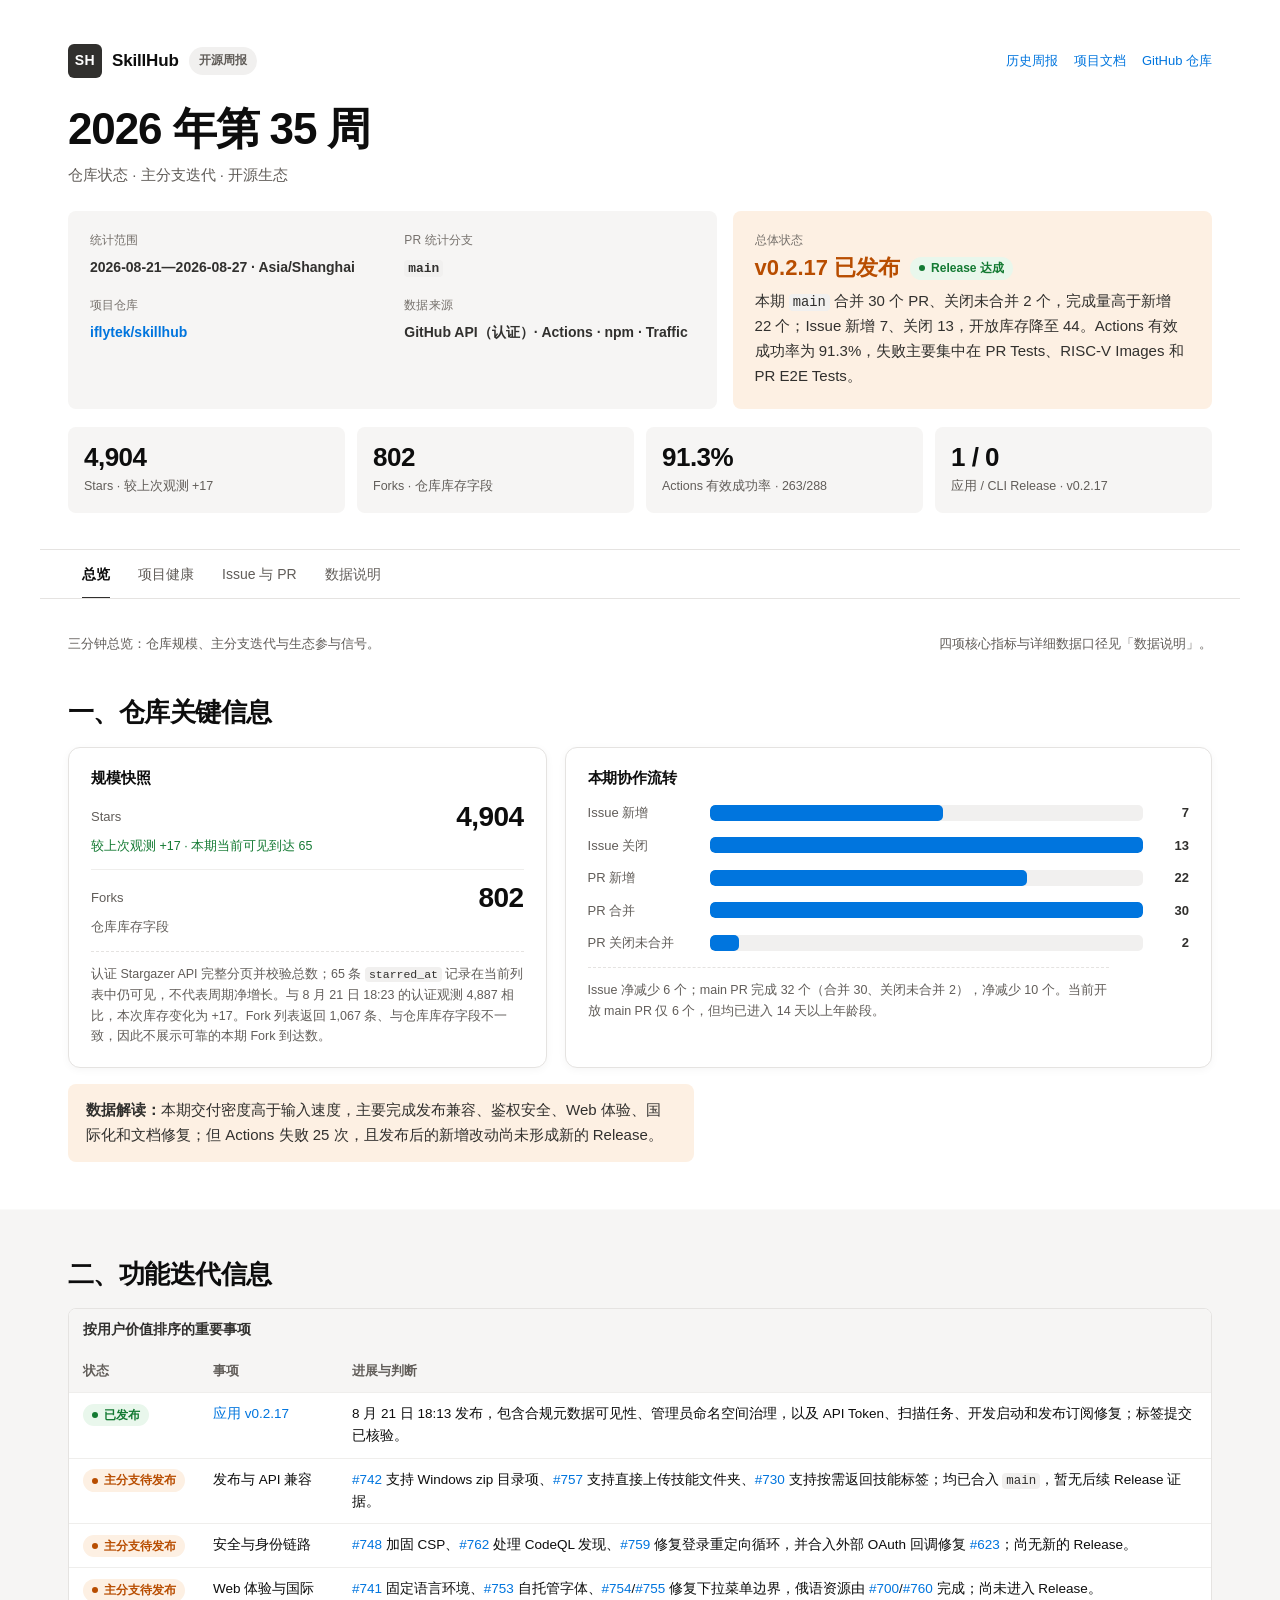
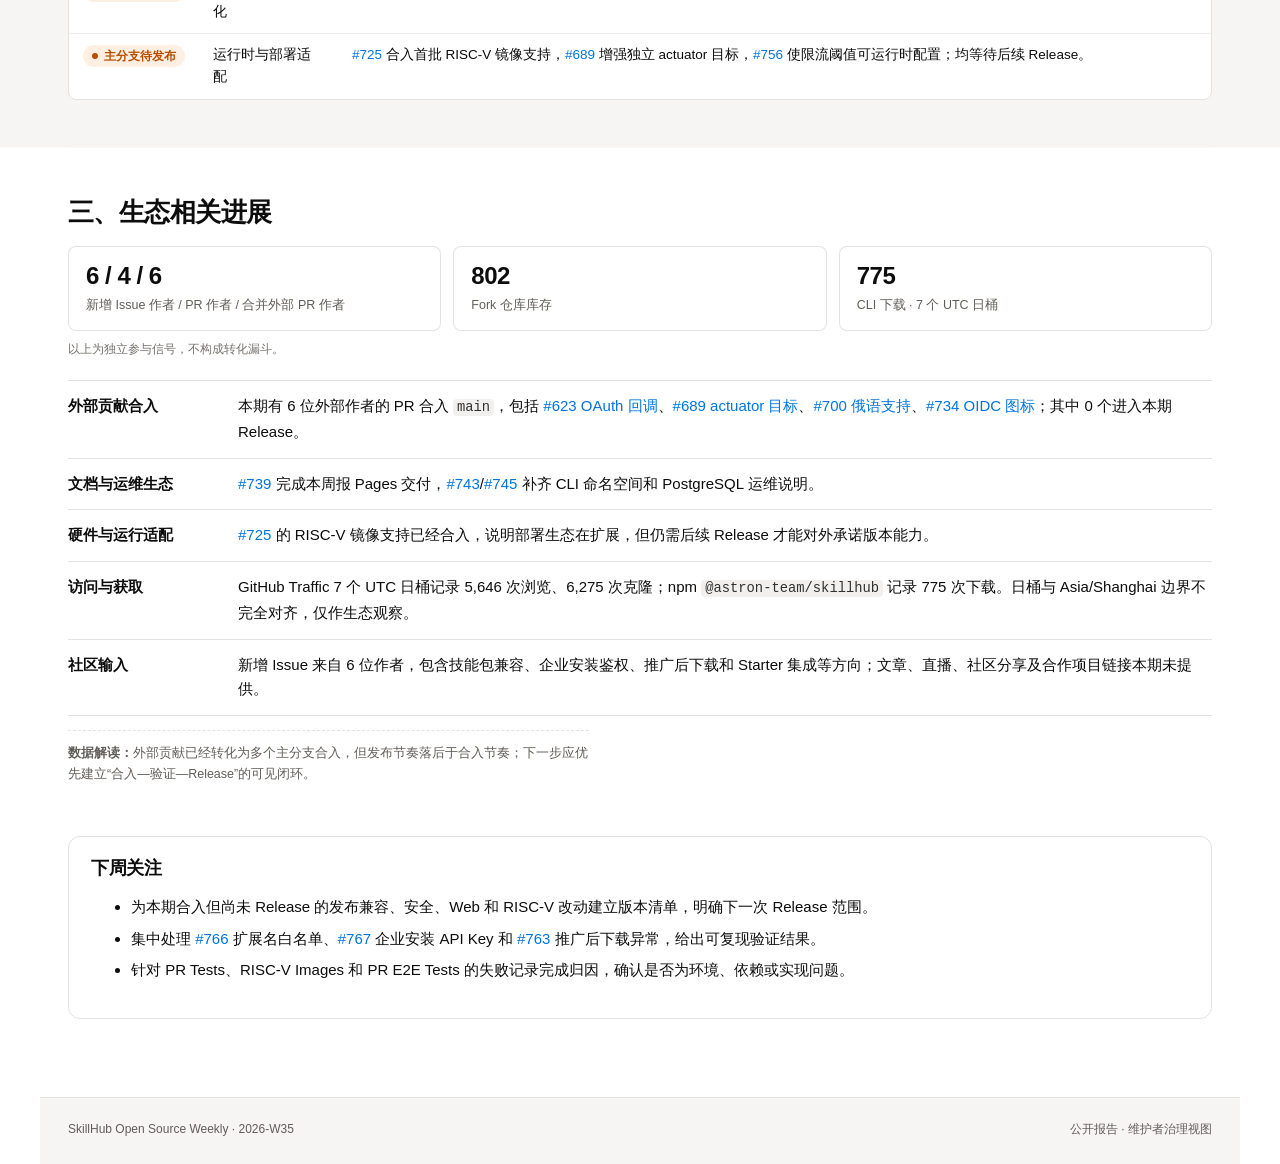
<file: site/reports/2026-W35/index.html>
<!doctype html>
<html lang="zh-CN">
<head>
  <meta charset="utf-8">
  <meta name="viewport" content="width=device-width,initial-scale=1">
  <meta name="description" content="SkillHub 2026 年第 35 周开源周报：仓库状态、主分支迭代与生态进展。">
  <title>SkillHub 开源周报｜2026 年第 35 周</title>
  <script>document.documentElement.classList.add('js')</script>
  <style data-report-theme="notion-light">
:root {
  color-scheme: light;
  --page: #ffffff;
  --paper: #ffffff;
  --warm: #f6f5f4;
  --ink: #0d0d0d;
  --ink-soft: #31302e;
  --muted: #615d59;
  --faint: #76716c;
  --line: #e5e3e1;
  --line-soft: #efeeec;
  --blue: #0075de;
  --blue-active: #005bab;
  --blue-soft: #f2f9ff;
  --green: #147a33;
  --green-soft: #e9f7ec;
  --orange: #b84d00;
  --orange-soft: #fdf0e3;
  --red: #b52d25;
  --red-soft: #fdecea;
  --neutral-soft: #f1f0ef;
  --focus: #097fe8;
  --radius-sm: 8px;
  --radius: 12px;
  --shadow: 0 2px 8px rgb(0 0 0 / 4%);
}

* {
  box-sizing: border-box;
}

html {
  scroll-behavior: smooth;
}

body {
  margin: 0;
  background: var(--page);
  color: var(--ink);
  font: 15px/1.65 Inter, -apple-system, BlinkMacSystemFont, "Segoe UI",
    "PingFang SC", "Hiragino Sans GB", "Microsoft YaHei", sans-serif;
  text-rendering: optimizeLegibility;
  -webkit-font-smoothing: antialiased;
}

a {
  color: var(--blue);
  text-decoration: none;
  text-underline-offset: 3px;
}

a:hover {
  color: var(--blue-active);
  text-decoration: underline;
}

button,
a {
  -webkit-tap-highlight-color: transparent;
}

:focus-visible {
  outline: 2px solid var(--focus);
  outline-offset: 3px;
}

code {
  padding: 1px 4px;
  border-radius: 4px;
  background: var(--neutral-soft);
  color: var(--ink-soft);
  font-size: .92em;
}

.skip-link {
  position: fixed;
  z-index: 30;
  top: 8px;
  left: -999px;
  padding: 8px 12px;
  border-radius: 4px;
  background: var(--ink-soft);
  color: #fff;
}

.skip-link:focus {
  left: 8px;
}

.report {
  width: min(1200px, 100%);
  min-height: 100vh;
  margin: 0 auto;
  background: var(--paper);
}

.masthead {
  padding: 44px 28px 36px;
  border-bottom: 1px solid var(--line);
}

.topline {
  display: flex;
  align-items: center;
  justify-content: space-between;
  gap: 18px;
  margin-bottom: 26px;
}

.brand {
  display: flex;
  align-items: center;
  gap: 10px;
  color: var(--ink);
}

.brand-mark {
  display: inline-flex;
  width: 34px;
  height: 34px;
  align-items: center;
  justify-content: center;
  border-radius: 6px;
  background: var(--ink-soft);
  color: #fff;
  font-size: 14px;
  font-weight: 700;
  letter-spacing: .04em;
}

.brand-name {
  font-size: 17px;
  font-weight: 700;
  letter-spacing: -.01em;
}

.brand-tag {
  padding: 4px 10px;
  border-radius: 9999px;
  background: var(--neutral-soft);
  color: var(--muted);
  font-size: 12px;
  font-weight: 600;
}

.utility-links {
  display: flex;
  flex-wrap: wrap;
  gap: 16px;
  font-size: 13px;
}

h1,
h2,
h3 {
  text-wrap: balance;
}

h1 {
  max-width: 820px;
  margin: 0;
  color: var(--ink);
  font-size: clamp(32px, 4vw, 44px);
  line-height: 1.15;
  letter-spacing: -.025em;
}

.report-sub {
  margin: 8px 0 24px;
  color: var(--muted);
  font-size: 15px;
}

.header-grid {
  display: grid;
  grid-template-columns: 1.15fr .85fr;
  gap: 16px;
}

.meta-card,
.headline {
  border-radius: var(--radius-sm);
  padding: 20px 22px;
}

.meta-card {
  background: var(--warm);
}

.meta-grid {
  display: grid;
  grid-template-columns: 1fr 1fr;
  gap: 16px 24px;
}

.meta-item .key,
.headline-label {
  display: block;
  margin-bottom: 4px;
  color: var(--faint);
  font-size: 12px;
  font-weight: 500;
  letter-spacing: .01em;
}

.meta-item .value {
  color: var(--ink-soft);
  font-size: 14px;
  font-weight: 600;
}

.period {
  margin: 0;
}

.headline {
  display: flex;
  flex-direction: column;
  justify-content: center;
  margin: 0;
  border: 0;
  background: var(--orange-soft);
  color: var(--ink-soft);
}

.headline-status {
  display: flex;
  align-items: center;
  gap: 10px;
  margin-bottom: 7px;
}

.headline-status strong {
  color: var(--orange);
  font-size: 22px;
  line-height: 1.2;
}

.headline p {
  margin: 0;
  max-width: 60ch;
}

.metrics {
  display: grid;
  grid-template-columns: repeat(4, 1fr);
  gap: 12px;
  margin-top: 18px;
  border: 0;
}

.metric {
  min-width: 0;
  padding: 16px;
  border: 0;
  border-radius: var(--radius-sm);
  background: var(--warm);
}

.metric strong {
  display: block;
  color: var(--ink);
  font-size: 26px;
  line-height: 1.15;
  letter-spacing: -.02em;
  font-variant-numeric: tabular-nums;
}

.metric span {
  display: block;
  margin-top: 4px;
  color: var(--muted);
  font-size: 12.5px;
}

.tabs-wrap {
  position: sticky;
  z-index: 20;
  top: 0;
  overflow-x: auto;
  border-bottom: 1px solid var(--line);
  background: rgb(255 255 255 / 97%);
  backdrop-filter: saturate(1.1) blur(5px);
}

.tabs {
  display: flex;
  min-width: max-content;
  padding: 0 28px;
}

.tab {
  position: relative;
  min-height: 48px;
  padding: 0 14px;
  border: 0;
  background: transparent;
  color: var(--muted);
  cursor: pointer;
  font: inherit;
  font-size: 14px;
  font-weight: 500;
}

.tab::after {
  position: absolute;
  right: 14px;
  bottom: -1px;
  left: 14px;
  height: 2px;
  background: transparent;
  content: "";
}

.tab:hover,
.tab[aria-selected="true"] {
  color: var(--ink);
}

.tab[aria-selected="true"] {
  font-weight: 600;
}

.tab[aria-selected="true"]::after {
  background: var(--ink-soft);
}

main {
  padding: 0 28px 48px;
}

.tab-panel {
  padding-top: 4px;
}

.js .tab-panel[hidden] {
  display: none;
}

.panel-intro {
  display: flex;
  justify-content: space-between;
  gap: 24px;
  margin: 30px 0 0;
  color: var(--muted);
  font-size: 13px;
}

.panel-intro p {
  margin: 0;
}

section.report-section {
  margin: 0;
  padding: 48px 0;
  border: 0;
}

.tab-panel > section.report-section:nth-of-type(even) {
  background: var(--warm);
  box-shadow: 0 0 0 100vmax var(--warm);
  clip-path: inset(0 -100vmax);
}

section.report-section:first-of-type {
  padding-top: 42px;
}

h2 {
  margin: 0 0 18px;
  color: var(--ink);
  font-size: 26px;
  line-height: 1.25;
  letter-spacing: -.02em;
}

h3 {
  margin: 30px 0 12px;
  color: var(--ink);
  font-size: 18px;
  line-height: 1.35;
  letter-spacing: -.01em;
}

p {
  max-width: 75ch;
  text-wrap: pretty;
}

.section-lead {
  margin: -7px 0 18px;
  color: var(--muted);
}

.table-wrap {
  overflow-x: auto;
  border: 1px solid var(--line);
  border-radius: var(--radius-sm);
  background: var(--paper);
}

table {
  width: 100%;
  min-width: 680px;
  border-collapse: collapse;
  font-size: 13.5px;
}

caption {
  padding: 10px 14px;
  background: var(--warm);
  color: var(--ink-soft);
  font-weight: 600;
  text-align: left;
}

th,
td {
  padding: 10px 14px;
  border-bottom: 1px solid var(--line-soft);
  vertical-align: top;
  text-align: left;
}

th {
  background: var(--warm);
  color: var(--muted);
  font-size: 12.5px;
  font-weight: 600;
  white-space: nowrap;
}

tbody tr:last-child td {
  border-bottom: 0;
}

tbody tr:hover {
  background: #faf9f8;
}

.number {
  text-align: right;
  white-space: nowrap;
  font-variant-numeric: tabular-nums;
}

.status,
.value-level {
  display: inline-flex;
  align-items: center;
  gap: 6px;
  min-width: 25px;
  padding: 4px 9px;
  border: 0;
  border-radius: 9999px;
  font-size: 12px;
  font-weight: 600;
  line-height: 1.2;
  white-space: nowrap;
}

.status::before {
  width: 6px;
  height: 6px;
  border-radius: 50%;
  background: currentColor;
  content: "";
}

.status.ok {
  background: var(--green-soft);
  color: var(--green);
}

.status.warn {
  background: var(--orange-soft);
  color: var(--orange);
}

.status.risk {
  background: var(--red-soft);
  color: var(--red);
}

.value-a {
  background: var(--red-soft);
  color: var(--red);
}

.value-b {
  background: var(--orange-soft);
  color: var(--orange);
}

.value-c {
  background: var(--blue-soft);
  color: var(--blue-active);
}

.value-d {
  background: var(--neutral-soft);
  color: var(--muted);
}

.risk-note {
  margin: 16px 0 0;
  padding: 14px 18px;
  border: 0;
  border-radius: var(--radius-sm);
  background: var(--orange-soft);
  color: var(--ink-soft);
}

.repo-visuals {
  display: grid;
  grid-template-columns: minmax(280px, .85fr) minmax(0, 1.15fr);
  gap: 18px;
}

.snapshot-list {
  display: grid;
  gap: 0;
}

.snapshot-row {
  display: grid;
  grid-template-columns: minmax(90px, 1fr) auto;
  gap: 4px 16px;
  align-items: center;
  padding: 13px 0;
  border-bottom: 1px solid var(--line-soft);
}

.snapshot-row:first-child {
  padding-top: 0;
}

.snapshot-row:last-child {
  padding-bottom: 0;
  border-bottom: 0;
}

.snapshot-row .snapshot-label {
  color: var(--muted);
  font-size: 13px;
}

.snapshot-row strong {
  color: var(--ink);
  font-size: 28px;
  line-height: 1.05;
  letter-spacing: -.02em;
  font-variant-numeric: tabular-nums;
}

.snapshot-row .snapshot-change {
  grid-column: 1 / -1;
  color: var(--muted);
  font-size: 12.5px;
}

.snapshot-row .snapshot-change.positive {
  color: var(--green);
}

.snapshot-row .snapshot-change.missing {
  color: var(--orange);
}

.chart-note {
  margin: 14px 0 0;
  padding-top: 12px;
  border-top: 1px dashed var(--line);
  color: var(--muted);
  font-size: 12.5px;
}

.ecosystem-signals {
  display: grid;
  grid-template-columns: repeat(3, minmax(0, 1fr));
  gap: 12px;
  margin-bottom: 20px;
}

.ecosystem-signal {
  padding: 16px 18px;
  border-radius: var(--radius-sm);
  background: var(--paper);
  box-shadow: inset 0 0 0 1px var(--line);
}

.ecosystem-signal strong {
  display: block;
  color: var(--ink);
  font-size: 24px;
  line-height: 1.15;
  letter-spacing: -.02em;
  font-variant-numeric: tabular-nums;
}

.ecosystem-signal span {
  display: block;
  margin-top: 5px;
  color: var(--muted);
  font-size: 12.5px;
}

.ecosystem-signal-note {
  grid-column: 1 / -1;
  margin: -3px 0 0;
  color: var(--faint);
  font-size: 12px;
}

.ecosystem-list,
.method-list {
  margin: 0;
  padding: 0;
  border-top: 1px solid var(--line);
  list-style: none;
}

.ecosystem-list li,
.method-list li {
  display: grid;
  grid-template-columns: 150px 1fr;
  gap: 20px;
  padding: 13px 0;
  border-bottom: 1px solid var(--line);
}

.method-list li {
  grid-template-columns: 180px 1fr;
}

.ecosystem-list strong,
.method-list strong {
  color: var(--ink);
}

.next-actions {
  margin: 4px 0 30px;
  padding: 20px 22px;
  border: 1px solid var(--line);
  border-radius: var(--radius);
  background: var(--paper);
}

.next-actions h2 {
  margin-bottom: 8px;
  font-size: 18px;
}

.next-actions ol {
  margin: 0;
  padding-left: 22px;
}

.next-actions li {
  margin: 7px 0;
}

.health-cards {
  display: grid;
  grid-template-columns: repeat(auto-fit, minmax(280px, 1fr));
  gap: 16px;
}

.health-card,
.chart-box,
.health-note {
  border: 1px solid var(--line);
  border-radius: var(--radius);
  background: var(--paper);
  box-shadow: var(--shadow);
}

.health-card {
  display: flex;
  flex-direction: column;
  gap: 9px;
  padding: 20px 22px;
}

.health-card .top {
  display: flex;
  align-items: center;
  justify-content: space-between;
  gap: 10px;
}

.health-card .name {
  color: var(--ink);
  font-size: 15px;
  font-weight: 700;
}

.health-card .health-metric {
  color: var(--ink);
  font-size: 27px;
  font-weight: 700;
  line-height: 1.1;
  letter-spacing: -.02em;
  font-variant-numeric: tabular-nums;
}

.health-card .health-metric small {
  color: var(--muted);
  font-size: 13px;
  font-weight: 500;
  letter-spacing: 0;
}

.health-card p {
  margin: 0;
  color: var(--ink-soft);
  font-size: 13.5px;
}

.health-card .detail {
  padding-top: 9px;
  border-top: 1px dashed var(--line);
  color: var(--muted);
  font-size: 12.5px;
}

.segbar {
  display: flex;
  height: 24px;
  overflow: hidden;
  margin: 15px 0 10px;
  border-radius: 6px;
  background: var(--neutral-soft);
}

.segbar > span {
  min-width: 2px;
  height: 100%;
}

.seg-success {
  background: #1aae39;
}

.seg-failure {
  background: #e16259;
}

.seg-auth {
  background: #e8a94b;
}

.seg-skipped {
  background: #d6d2cd;
}

.seg-cancelled {
  background: #8e8984;
}

.chart-legend {
  display: flex;
  flex-wrap: wrap;
  gap: 8px 20px;
  color: var(--muted);
  font-size: 13px;
}

.chart-legend span {
  display: inline-flex;
  align-items: center;
  gap: 7px;
}

.chart-legend i {
  width: 10px;
  height: 10px;
  border-radius: 3px;
}

.chart-legend b {
  color: var(--ink-soft);
  font-variant-numeric: tabular-nums;
}

.chart-grid {
  display: grid;
  grid-template-columns: repeat(2, minmax(0, 1fr));
  gap: 18px;
}

.chart-box {
  padding: 20px 22px;
}

.chart-box h3 {
  margin: 0 0 14px;
  font-size: 15px;
}

.bars {
  display: grid;
  gap: 11px;
}

.bar-row {
  display: grid;
  grid-template-columns: 88px 1fr 42px;
  gap: 10px;
  align-items: center;
  font-size: 13px;
}

.repo-visuals .bar-row {
  grid-template-columns: 112px 1fr 36px;
}

.bar-label {
  color: var(--muted);
  white-space: nowrap;
}

.bar-track {
  height: 16px;
  overflow: hidden;
  border-radius: 5px;
  background: var(--neutral-soft);
}

.bar-fill {
  display: block;
  height: 100%;
  min-width: 2px;
  border-radius: 5px;
  background: var(--blue);
}

.bar-fill.hot {
  background: var(--orange);
}

.bar-value {
  color: var(--ink-soft);
  font-weight: 700;
  text-align: right;
  font-variant-numeric: tabular-nums;
}

.donut-layout {
  display: grid;
  grid-template-columns: 150px 1fr;
  gap: 22px;
  align-items: center;
}

.donut {
  position: relative;
  width: 142px;
  height: 142px;
  border-radius: 50%;
  background: conic-gradient(var(--orange) 0 var(--value), #d6d2cd var(--value) 100%);
}

.donut::after {
  position: absolute;
  inset: 24px;
  border-radius: 50%;
  background: var(--paper);
  content: "";
}

.donut-center {
  position: absolute;
  z-index: 1;
  inset: 0;
  display: flex;
  flex-direction: column;
  align-items: center;
  justify-content: center;
}

.donut-center strong {
  color: var(--ink);
  font-size: 26px;
  line-height: 1.1;
}

.donut-center span {
  color: var(--muted);
  font-size: 12px;
}

.donut-copy p {
  margin: 0 0 9px;
  color: var(--ink-soft);
  font-size: 13.5px;
}

.donut-copy p:last-child {
  margin-bottom: 0;
}

.health-grid {
  display: grid;
  grid-template-columns: repeat(2, minmax(0, 1fr));
  gap: 18px;
  margin-top: 18px;
}

.chart-box + .table-wrap {
  margin-top: 18px;
}

.health-note {
  padding: 18px;
}

.health-note h3 {
  margin: 0 0 7px;
  font-size: 15px;
}

.health-note p {
  margin: 0;
  color: var(--ink-soft);
}

.flow-summary {
  display: grid;
  grid-template-columns: repeat(2, minmax(0, 1fr));
  gap: 12px;
  margin: 18px 0 24px;
}

.flow-item {
  padding: 16px 18px;
  border-radius: var(--radius-sm);
  background: var(--warm);
}

.flow-item strong {
  display: block;
  color: var(--ink);
  font-size: 20px;
  font-variant-numeric: tabular-nums;
}

.flow-item span {
  color: var(--muted);
  font-size: 12.5px;
}

details {
  margin-top: 16px;
  border: 1px solid var(--line);
  border-radius: var(--radius);
  background: var(--paper);
}

summary {
  padding: 14px 18px;
  color: var(--ink-soft);
  cursor: pointer;
  font-weight: 700;
}

.details-body {
  padding: 0 18px 16px;
}

footer {
  display: flex;
  justify-content: space-between;
  gap: 24px;
  padding: 22px 28px 28px;
  border-top: 1px solid var(--line);
  background: var(--warm);
  color: var(--muted);
  font-size: 12px;
}

.sr-only {
  position: absolute;
  width: 1px;
  height: 1px;
  padding: 0;
  margin: -1px;
  overflow: hidden;
  clip: rect(0, 0, 0, 0);
  white-space: nowrap;
  border: 0;
}

@media (max-width: 760px) {
  .masthead,
  main,
  footer {
    padding-right: 18px;
    padding-left: 18px;
  }

  .topline,
  footer,
  .panel-intro {
    align-items: flex-start;
    flex-direction: column;
    gap: 8px;
  }

  .header-grid,
  .meta-grid,
  .repo-visuals,
  .chart-grid,
  .health-grid,
  .flow-summary {
    grid-template-columns: 1fr;
  }

  .header-grid > *,
  .meta-item {
    min-width: 0;
  }

  .meta-item .value {
    overflow-wrap: anywhere;
  }

  .metrics {
    grid-template-columns: repeat(2, 1fr);
  }

  .tabs {
    padding: 0 6px;
  }

  section.report-section {
    padding: 38px 0;
  }

  .ecosystem-list li,
  .method-list li {
    grid-template-columns: 1fr;
    gap: 3px;
  }

  .ecosystem-signals {
    grid-template-columns: 1fr;
  }

  .ecosystem-signal-note {
    grid-column: auto;
  }

  .donut-layout {
    grid-template-columns: 1fr;
    justify-items: center;
  }

  .donut-copy {
    text-align: center;
  }
}

@media (max-width: 430px) {
  h1 {
    font-size: 30px;
    overflow-wrap: anywhere;
  }

  .bar-row {
    grid-template-columns: 76px 1fr 32px;
    gap: 7px;
  }

  .repo-visuals .bar-row {
    grid-template-columns: 98px 1fr 28px;
  }
}

@media (prefers-reduced-motion: reduce) {
  html {
    scroll-behavior: auto;
  }
}

@media print {
  @page {
    size: A4;
    margin: 13mm;
  }

  body {
    background: #fff;
    font-size: 10px;
  }

  .report {
    width: 100%;
  }

  .masthead,
  main,
  footer {
    padding-right: 0;
    padding-left: 0;
  }

  .tabs-wrap,
  .skip-link,
  .utility-links {
    display: none !important;
  }

  .tab-panel[hidden] {
    display: block !important;
  }

  .tab-panel {
    break-before: page;
  }

  .tab-panel:first-child {
    break-before: auto;
  }

  .tab-panel > section.report-section:nth-of-type(even) {
    background: #fff;
    box-shadow: none;
    clip-path: none;
  }

  section.report-section {
    padding: 16px 0;
  }

  h1 {
    font-size: 27px;
  }

  h2,
  h3,
  tr,
  .health-card,
  .health-note,
  .chart-box,
  .next-actions {
    break-inside: avoid;
  }

  table {
    min-width: 0;
    font-size: 8px;
  }

  th,
  td {
    padding: 5px 6px;
  }

  .health-card,
  .health-note,
  .chart-box {
    box-shadow: none;
  }

  .segbar,
  .bar-fill,
  .donut,
  .status,
  .value-level,
  .metric,
  .headline {
    print-color-adjust: exact;
    -webkit-print-color-adjust: exact;
  }
}
  </style>
  <noscript>
    <style>
      .tabs-wrap { display: none !important; }
      .tab-panel[hidden] { display: block !important; }
    </style>
  </noscript>
</head>
<body>
  <a class="skip-link" href="#report-content">跳到报告正文</a>
  <article class="report"
    data-period-start="2026-08-21T00:00:00+08:00"
    data-period-end="2026-08-28T00:00:00+08:00"
    data-period-boundary="[)"
    data-period-status="complete"
    data-snapshot-at="2026-08-28T16:55:22+08:00"
    data-pr-target-branch="main"
    data-star-evidence="current-visible-arrivals"
    data-star-api-status="success"
    data-star-arrivals="65"
    data-star-observed-total="4904"
    data-star-observed-at="2026-08-28T16:53:38+08:00"
    data-star-previous-observed-total="4887"
    data-star-previous-observed-at="2026-08-21T18:23:41.444491+08:00"
    data-star-observation-delta="+17"
    data-star-start-at=""
    data-star-end-at="">
    <header class="masthead">
      <div class="topline">
        <div class="brand">
          <span class="brand-mark" aria-hidden="true">SH</span>
          <span class="brand-name">SkillHub</span>
          <span class="brand-tag">开源周报</span>
        </div>
        <nav class="utility-links" aria-label="站点链接">
          <a href="../../archive.html">历史周报</a>
          <a href="https://iflytek.github.io/skillhub/">项目文档</a>
          <a href="https://github.com/iflytek/skillhub">GitHub 仓库</a>
        </nav>
      </div>
      <h1>2026 年第 35 周</h1>
      <p class="report-sub">仓库状态 · 主分支迭代 · 开源生态</p>
      <div class="header-grid">
        <div class="meta-card">
          <div class="meta-grid">
            <div class="meta-item"><span class="key">统计范围</span><span class="value">2026-08-21—2026-08-27 · Asia/Shanghai</span></div>
            <div class="meta-item"><span class="key">PR 统计分支</span><span class="value"><code>main</code></span></div>
            <div class="meta-item"><span class="key">项目仓库</span><span class="value"><a href="https://github.com/iflytek/skillhub">iflytek/skillhub</a></span></div>
            <div class="meta-item"><span class="key">数据来源</span><span class="value">GitHub API（认证）· Actions · npm · Traffic</span></div>
          </div>
        </div>
        <div class="headline">
          <span class="headline-label">总体状态</span>
          <div class="headline-status"><strong>v0.2.17 已发布</strong><span class="status ok">Release 达成</span></div>
          <p>本期 <code>main</code> 合并 30 个 PR、关闭未合并 2 个，完成量高于新增 22 个；Issue 新增 7、关闭 13，开放库存降至 44。Actions 有效成功率为 91.3%，失败主要集中在 PR Tests、RISC-V Images 和 PR E2E Tests。</p>
        </div>
      </div>
      <div class="metrics" aria-label="四项核心指标">
        <div class="metric"><strong>4,904</strong><span>Stars · 较上次观测 +17</span></div>
        <div class="metric"><strong>802</strong><span>Forks · 仓库库存字段</span></div>
        <div class="metric"><strong>91.3%</strong><span>Actions 有效成功率 · 263/288</span></div>
        <div class="metric"><strong>1 / 0</strong><span>应用 / CLI Release · v0.2.17</span></div>
      </div>
    </header>

    <div class="tabs-wrap">
      <nav class="tabs" role="tablist" aria-label="周报视图">
        <button class="tab" id="tab-overview" type="button" role="tab" aria-selected="true" aria-controls="panel-overview" tabindex="0" data-tab="overview">总览</button>
        <button class="tab" id="tab-health" type="button" role="tab" aria-selected="false" aria-controls="panel-health" tabindex="-1" data-tab="health">项目健康</button>
        <button class="tab" id="tab-flow" type="button" role="tab" aria-selected="false" aria-controls="panel-flow" tabindex="-1" data-tab="flow">Issue 与 PR</button>
        <button class="tab" id="tab-method" type="button" role="tab" aria-selected="false" aria-controls="panel-method" tabindex="-1" data-tab="method">数据说明</button>
      </nav>
    </div>

    <main id="report-content">
      <div class="tab-panel" id="panel-overview" role="tabpanel" tabindex="0" aria-labelledby="tab-overview" data-panel="overview">
        <div class="panel-intro"><p>三分钟总览：仓库规模、主分支迭代与生态参与信号。</p><p>四项核心指标与详细数据口径见「数据说明」。</p></div>

        <section class="report-section" data-module="repository-summary" aria-labelledby="repository-title">
          <h2 id="repository-title">一、仓库关键信息</h2>
          <div class="repo-visuals">
            <div class="chart-box" data-module="repository-scale">
              <h3>规模快照</h3>
              <div class="snapshot-list">
                <div class="snapshot-row"><span class="snapshot-label">Stars</span><strong>4,904</strong><span class="snapshot-change positive">较上次观测 +17 · 本期当前可见到达 65</span></div>
                <div class="snapshot-row"><span class="snapshot-label">Forks</span><strong>802</strong><span class="snapshot-change">仓库库存字段</span></div>
              </div>
              <p class="chart-note">认证 Stargazer API 完整分页并校验总数；65 条 <code>starred_at</code> 记录在当前列表中仍可见，不代表周期净增长。与 8 月 21 日 18:23 的认证观测 4,887 相比，本次库存变化为 +17。Fork 列表返回 1,067 条、与仓库库存字段不一致，因此不展示可靠的本期 Fork 到达数。</p>
            </div>
            <div class="chart-box" data-module="weekly-collaboration-chart">
              <h3>本期协作流转</h3>
              <div class="bars" role="img" aria-label="W35 协作流转：Issue 新增 7 个、关闭 13 个；目标为 main 的 PR 新增 22 个、合并 30 个、关闭未合并 2 个">
                <div class="bar-row"><span class="bar-label">Issue 新增</span><span class="bar-track"><span class="bar-fill" style="width:53.8%"></span></span><span class="bar-value">7</span></div>
                <div class="bar-row"><span class="bar-label">Issue 关闭</span><span class="bar-track"><span class="bar-fill" style="width:100%"></span></span><span class="bar-value">13</span></div>
                <div class="bar-row"><span class="bar-label">PR 新增</span><span class="bar-track"><span class="bar-fill" style="width:73.3%"></span></span><span class="bar-value">22</span></div>
                <div class="bar-row"><span class="bar-label">PR 合并</span><span class="bar-track"><span class="bar-fill" style="width:100%"></span></span><span class="bar-value">30</span></div>
                <div class="bar-row"><span class="bar-label">PR 关闭未合并</span><span class="bar-track"><span class="bar-fill" style="width:6.7%"></span></span><span class="bar-value">2</span></div>
              </div>
              <p class="chart-note">Issue 净减少 6 个；main PR 完成 32 个（合并 30、关闭未合并 2），净减少 10 个。当前开放 main PR 仅 6 个，但均已进入 14 天以上年龄段。</p>
            </div>
          </div>
          <p class="risk-note"><strong>数据解读：</strong>本期交付密度高于输入速度，主要完成发布兼容、鉴权安全、Web 体验、国际化和文档修复；但 Actions 失败 25 次，且发布后的新增改动尚未形成新的 Release。</p>
        </section>

        <section class="report-section" data-module="feature-iterations" aria-labelledby="feature-title">
          <h2 id="feature-title">二、功能迭代信息</h2>
          <div class="table-wrap"><table><caption>按用户价值排序的重要事项</caption><thead><tr><th>状态</th><th>事项</th><th>进展与判断</th></tr></thead><tbody>
            <tr><td><span class="status ok">已发布</span></td><td><a href="https://github.com/iflytek/skillhub/releases/tag/v0.2.17">应用 v0.2.17</a></td><td>8 月 21 日 18:13 发布，包含合规元数据可见性、管理员命名空间治理，以及 API Token、扫描任务、开发启动和发布订阅修复；标签提交已核验。</td></tr>
            <tr><td><span class="status warn">主分支待发布</span></td><td>发布与 API 兼容</td><td><a href="https://github.com/iflytek/skillhub/pull/742">#742</a> 支持 Windows zip 目录项、<a href="https://github.com/iflytek/skillhub/pull/757">#757</a> 支持直接上传技能文件夹、<a href="https://github.com/iflytek/skillhub/pull/730">#730</a> 支持按需返回技能标签；均已合入 <code>main</code>，暂无后续 Release 证据。</td></tr>
            <tr><td><span class="status warn">主分支待发布</span></td><td>安全与身份链路</td><td><a href="https://github.com/iflytek/skillhub/pull/748">#748</a> 加固 CSP、<a href="https://github.com/iflytek/skillhub/pull/762">#762</a> 处理 CodeQL 发现、<a href="https://github.com/iflytek/skillhub/pull/759">#759</a> 修复登录重定向循环，并合入外部 OAuth 回调修复 <a href="https://github.com/iflytek/skillhub/pull/623">#623</a>；尚无新的 Release。</td></tr>
            <tr><td><span class="status warn">主分支待发布</span></td><td>Web 体验与国际化</td><td><a href="https://github.com/iflytek/skillhub/pull/741">#741</a> 固定语言环境、<a href="https://github.com/iflytek/skillhub/pull/753">#753</a> 自托管字体、<a href="https://github.com/iflytek/skillhub/pull/754">#754</a>/<a href="https://github.com/iflytek/skillhub/pull/755">#755</a> 修复下拉菜单边界，俄语资源由 <a href="https://github.com/iflytek/skillhub/pull/700">#700</a>/<a href="https://github.com/iflytek/skillhub/pull/760">#760</a> 完成；尚未进入 Release。</td></tr>
            <tr><td><span class="status warn">主分支待发布</span></td><td>运行时与部署适配</td><td><a href="https://github.com/iflytek/skillhub/pull/725">#725</a> 合入首批 RISC-V 镜像支持，<a href="https://github.com/iflytek/skillhub/pull/689">#689</a> 增强独立 actuator 目标，<a href="https://github.com/iflytek/skillhub/pull/756">#756</a> 使限流阈值可运行时配置；均等待后续 Release。</td></tr>
          </tbody></table></div>
        </section>

        <section class="report-section" data-module="ecosystem-progress" aria-labelledby="ecosystem-title">
          <h2 id="ecosystem-title">三、生态相关进展</h2>
          <div class="ecosystem-signals" data-module="ecosystem-signals" role="img" aria-label="W35 开源生态参与信号：新增 Issue 作者 6 位、新增 main PR 作者 4 位、合并外部 PR 作者 6 位；仓库 Fork 库存 802；SkillHub CLI 7 个 UTC 日桶下载 775 次">
            <div class="ecosystem-signal"><strong>6 / 4 / 6</strong><span>新增 Issue 作者 / PR 作者 / 合并外部 PR 作者</span></div>
            <div class="ecosystem-signal"><strong>802</strong><span>Fork 仓库库存</span></div>
            <div class="ecosystem-signal"><strong>775</strong><span>CLI 下载 · 7 个 UTC 日桶</span></div>
            <p class="ecosystem-signal-note">以上为独立参与信号，不构成转化漏斗。</p>
          </div>
          <ul class="ecosystem-list">
            <li><strong>外部贡献合入</strong><span>本期有 6 位外部作者的 PR 合入 <code>main</code>，包括 <a href="https://github.com/iflytek/skillhub/pull/623">#623 OAuth 回调</a>、<a href="https://github.com/iflytek/skillhub/pull/689">#689 actuator 目标</a>、<a href="https://github.com/iflytek/skillhub/pull/700">#700 俄语支持</a>、<a href="https://github.com/iflytek/skillhub/pull/734">#734 OIDC 图标</a>；其中 0 个进入本期 Release。</span></li>
            <li><strong>文档与运维生态</strong><span><a href="https://github.com/iflytek/skillhub/pull/739">#739</a> 完成本周报 Pages 交付，<a href="https://github.com/iflytek/skillhub/pull/743">#743</a>/<a href="https://github.com/iflytek/skillhub/pull/745">#745</a> 补齐 CLI 命名空间和 PostgreSQL 运维说明。</span></li>
            <li><strong>硬件与运行适配</strong><span><a href="https://github.com/iflytek/skillhub/pull/725">#725</a> 的 RISC-V 镜像支持已经合入，说明部署生态在扩展，但仍需后续 Release 才能对外承诺版本能力。</span></li>
            <li><strong>访问与获取</strong><span>GitHub Traffic 7 个 UTC 日桶记录 5,646 次浏览、6,275 次克隆；npm <code>@astron-team/skillhub</code> 记录 775 次下载。日桶与 Asia/Shanghai 边界不完全对齐，仅作生态观察。</span></li>
            <li><strong>社区输入</strong><span>新增 Issue 来自 6 位作者，包含技能包兼容、企业安装鉴权、推广后下载和 Starter 集成等方向；文章、直播、社区分享及合作项目链接本期未提供。</span></li>
          </ul>
          <p class="chart-note"><strong>数据解读：</strong>外部贡献已经转化为多个主分支合入，但发布节奏落后于合入节奏；下一步应优先建立“合入—验证—Release”的可见闭环。</p>
        </section>

        <aside class="next-actions" data-module="next-actions" aria-labelledby="next-title"><h2 id="next-title">下周关注</h2><ul class="next-list">
          <li>为本期合入但尚未 Release 的发布兼容、安全、Web 和 RISC-V 改动建立版本清单，明确下一次 Release 范围。</li>
          <li>集中处理 <a href="https://github.com/iflytek/skillhub/issues/766">#766</a> 扩展名白名单、<a href="https://github.com/iflytek/skillhub/issues/767">#767</a> 企业安装 API Key 和 <a href="https://github.com/iflytek/skillhub/issues/763">#763</a> 推广后下载异常，给出可复现验证结果。</li>
          <li>针对 PR Tests、RISC-V Images 和 PR E2E Tests 的失败记录完成归因，确认是否为环境、依赖或实现问题。</li>
        </ul></aside>
      </div>

      <div class="tab-panel" id="panel-health" role="tabpanel" tabindex="0" aria-labelledby="tab-health" data-panel="health" hidden>
        <div class="panel-intro"><p>项目健康详情：区分执行稳定性、交付状态与当前开放队列。</p><p>流水线成功只说明工作流执行结果，不代表公开漏洞数量为 0。</p></div>
        <section class="report-section" data-module="health-summary" aria-labelledby="health-summary-title"><h2 id="health-summary-title">项目健康状态</h2><div class="health-cards">
          <article class="health-card"><div class="top"><span class="name">工程稳定性</span><span class="status warn">失败集中</span></div><div class="health-metric">91.3% <small>263/288</small></div><p>有效运行成功 263 次、失败 25 次。</p><div class="detail">本期 Actions 共 344 条：成功 263、失败 25、条件跳过 40、取消 16；无等待授权和运行中记录。</div></article>
          <article class="health-card"><div class="top"><span class="name">安全流水线</span><span class="status ok">稳定</span></div><div class="health-metric">82 / 82 <small>Security 成功</small></div><p>Security 工作流本期全部成功。</p><div class="detail">这是流水线执行信号，不等同于漏洞数量为 0；本期未取得私有安全告警数据。</div></article>
          <article class="health-card"><div class="top"><span class="name">自动化运营</span><span class="status warn">有跳过</span></div><div class="health-metric">25 / 25 <small>Backlog Rescore</small></div><p>Issue Triage 成功 8 次。</p><div class="detail">Issue Triage 另有 27 次条件跳过、1 次取消；跳过不进入成功率分母，但反映自动化覆盖边界。</div></article>
          <article class="health-card"><div class="top"><span class="name">Release 交付</span><span class="status ok">达成</span></div><div class="health-metric">1 / 0 <small>应用 / CLI</small></div><p><a href="https://github.com/iflytek/skillhub/releases/tag/v0.2.17">v0.2.17</a> 于 8 月 21 日 18:13 发布。</p><div class="detail">本期没有期后 Release；8 月 21 日之后合入的改动均处于主分支待发布状态。</div></article>
          <article class="health-card"><div class="top"><span class="name">Issue 治理</span><span class="status ok">库存收敛</span></div><div class="health-metric">−6 <small>本期净流量</small></div><p>新增 7、关闭 13；当前开放 44 个。</p><div class="detail">其中 16 个带 <code>needs-info</code>，占开放 Issue 的 36.4%；≥30 天 Issue 有 25 个。</div></article>
          <article class="health-card"><div class="top"><span class="name">PR 治理</span><span class="status ok">库存收敛</span></div><div class="health-metric">−10 <small>本期净流量</small></div><p>main：新增 22、合并 30、关闭未合并 2。</p><div class="detail">当前开放 main PR 6 个，年龄均在 14 天以上；本期合并外部 PR 作者 6 位。</div></article>
        </div></section>
        <section class="report-section" data-module="workflow-execution" aria-labelledby="actions-title"><h2 id="actions-title">CI 与自动化执行</h2><p class="section-lead">本期 344 条 Actions 记录：成功 263、失败 25、跳过 40、取消 16。</p><div class="chart-box" data-module="actions-outcome-chart"><h3>Actions 结果构成</h3><div class="segbar" role="img" aria-label="W35 Actions 共 344 条记录：成功 263，失败 25，条件跳过 40，取消 16"><span class="seg-success" style="width:76.45%"></span><span class="seg-failure" style="width:7.27%"></span><span class="seg-skipped" style="width:11.63%"></span><span class="seg-cancelled" style="width:4.65%"></span></div><div class="chart-legend" aria-hidden="true"><span><i class="seg-success"></i>成功 <b>263</b></span><span><i class="seg-failure"></i>失败 <b>25</b></span><span><i class="seg-skipped"></i>跳过 <b>40</b></span><span><i class="seg-cancelled"></i>取消 <b>16</b></span></div><p class="chart-note">有效成功率 = 263 / (263 + 25) = 91.3%。失败集中在 PR Tests 11 次、RISC-V Images 8 次、PR E2E Tests 5 次；Issue Triage 另有 1 次取消。</p></div><div class="table-wrap"><table><caption>重点工作流</caption><thead><tr><th>工作流</th><th>结果</th><th>解读</th></tr></thead><tbody><tr><td>Security</td><td>82 / 82 成功</td><td>安全流水线执行稳定。</td></tr><tr><td>PR Tests</td><td>42 成功 / 11 失败 / 2 取消</td><td>本期失败最多，应先定位共因。</td></tr><tr><td>RISC-V Images</td><td>39 成功 / 8 失败</td><td>与新增镜像支持同周期，需确认构建环境与实现边界。</td></tr><tr><td>PR E2E Tests</td><td>37 成功 / 5 失败 / 10 取消</td><td>端到端覆盖有波动。</td></tr><tr><td>Issue Triage</td><td>8 成功 / 27 跳过 / 1 取消</td><td>条件跳过比例高，覆盖边界需要说明。</td></tr></tbody></table></div></section>
        <section class="report-section" data-module="backlog-health" aria-labelledby="backlog-title"><h2 id="backlog-title">开放队列健康</h2><p class="section-lead">以下为 8 月 28 日 16:55 快照，不参与本期流量计算。</p><h3>Issue 健康</h3><div class="chart-grid"><div class="chart-box" data-module="issue-age-chart"><h3>开放 Issue 年龄结构</h3><div class="bars" role="img" aria-label="当前开放 Issue 44 个：不足 7 天 5 个，7 到 13 天 8 个，14 到 29 天 6 个，30 天以上 25 个"><div class="bar-row"><span class="bar-label">&lt; 7 天</span><span class="bar-track"><span class="bar-fill" style="width:20%"></span></span><span class="bar-value">5</span></div><div class="bar-row"><span class="bar-label">7—13 天</span><span class="bar-track"><span class="bar-fill" style="width:32%"></span></span><span class="bar-value">8</span></div><div class="bar-row"><span class="bar-label">14—29 天</span><span class="bar-track"><span class="bar-fill" style="width:24%"></span></span><span class="bar-value">6</span></div><div class="bar-row"><span class="bar-label">≥ 30 天</span><span class="bar-track"><span class="bar-fill hot" style="width:100%"></span></span><span class="bar-value">25</span></div></div></div><div class="chart-box" data-module="issue-needs-info-chart"><h3><code>needs-info</code> 占比</h3><div class="donut-layout"><div class="donut" style="--value:36.4%" role="img" aria-label="当前开放 Issue 中 16 个带 triage/needs-info 标签，占 44 个开放 Issue 的 36.4%"><div class="donut-center"><strong>36.4%</strong><span>16 / 44</span></div></div><div class="donut-copy"><p><strong>16 个</strong> Issue 仍需补充信息。</p><p>应集中澄清、拆解或关闭。</p></div></div></div></div><h3>PR 健康</h3><div class="chart-box" data-module="pr-age-chart"><div class="bars" role="img" aria-label="当前开放 main PR 6 个：不足 7 天 0 个，7 到 13 天 0 个，14 到 29 天 4 个，30 天以上 2 个"><div class="bar-row"><span class="bar-label">&lt; 7 天</span><span class="bar-track"><span class="bar-fill" style="width:0%"></span></span><span class="bar-value">0</span></div><div class="bar-row"><span class="bar-label">7—13 天</span><span class="bar-track"><span class="bar-fill" style="width:0%"></span></span><span class="bar-value">0</span></div><div class="bar-row"><span class="bar-label">14—29 天</span><span class="bar-track"><span class="bar-fill" style="width:100%"></span></span><span class="bar-value">4</span></div><div class="bar-row"><span class="bar-label">≥ 30 天</span><span class="bar-track"><span class="bar-fill hot" style="width:50%"></span></span><span class="bar-value">2</span></div></div></div></section>
      </div>

      <div class="tab-panel" id="panel-flow" role="tabpanel" tabindex="0" aria-labelledby="tab-flow" data-panel="flow" hidden>
        <div class="panel-intro"><p>先看本期流转，再看需要优先判断的高价值输入。</p><p>价值级别是治理判断，不替代仓库标签。</p></div>
        <section class="report-section" data-module="weekly-flow" aria-labelledby="flow-title"><h2 id="flow-title">本期 Issue 与 PR 流转</h2><div class="flow-summary"><div class="flow-item"><strong>Issue +7 / −13</strong><span>净减少 6 · 当前开放 44</span></div><div class="flow-item"><strong>PR +22 / 完成 32</strong><span>合并 30 + 关闭未合并 2 · 净减少 10 · 当前开放 6</span></div></div><p class="risk-note"><strong>数据解读：</strong>PR 仅统计目标分支 <code>main</code>。“完成 32”是维护流转量，不是 32 项功能发布；只有进入 Release 的改动才标记为已发布。</p>
          <h3>新增 Issue（按价值排序）</h3><div class="table-wrap"><table><caption class="sr-only">W35 新增 Issue 价值排序</caption><thead><tr><th>价值</th><th>Issue</th><th>判断</th><th>当前状态</th></tr></thead><tbody>
            <tr><td><span class="value-level value-a">A</span></td><td><a href="https://github.com/iflytek/skillhub/issues/767">#767 企业安装 API Key 报错</a></td><td>直接阻断自托管用户安装自己上传的技能，且标记 P1/high risk。</td><td>开放，建议先补充复现环境与认证链路。</td></tr>
            <tr><td><span class="value-level value-a">A</span></td><td><a href="https://github.com/iflytek/skillhub/issues/766">#766 大写扩展名白名单不匹配</a></td><td>影响 Makefile、Dockerfile、CODEOWNERS 等常见包文件，属于发布兼容风险。</td><td>开放，P1/high risk。</td></tr>
            <tr><td><span class="value-level value-a">A</span></td><td><a href="https://github.com/iflytek/skillhub/issues/740">#740 API 消息受宿主 locale 影响</a></td><td>影响接口错误信息稳定性，已由 <a href="https://github.com/iflytek/skillhub/pull/741">#741</a> 修复并关闭。</td><td>已关闭，主分支修复待后续 Release。</td></tr>
            <tr><td><span class="value-level value-b">B</span></td><td><a href="https://github.com/iflytek/skillhub/issues/749">#749 扫描任务事务后丢失</a></td><td>影响安全扫描可靠性，已由 <a href="https://github.com/iflytek/skillhub/pull/752">#752</a> 修复。</td><td>已关闭，主分支修复待后续 Release。</td></tr>
            <tr><td><span class="value-level value-b">B</span></td><td><a href="https://github.com/iflytek/skillhub/issues/763">#763 推广后全局技能无法下载</a></td><td>直接影响分发链路，但当前被标记 deferred，需要先确认推广场景与复现路径。</td><td>开放，P2/deferred。</td></tr>
          </tbody></table></div>
          <h3>关键 PR 流转</h3><div class="table-wrap"><table><caption class="sr-only">W35 关键 PR 流转</caption><thead><tr><th>类型</th><th>价值</th><th>PR</th><th>结果与判断</th></tr></thead><tbody>
            <tr><td>进入 Release</td><td><span class="value-level value-a">A</span></td><td><a href="https://github.com/iflytek/skillhub/pull/721">#721</a> / <a href="https://github.com/iflytek/skillhub/pull/729">#729</a> / <a href="https://github.com/iflytek/skillhub/pull/733">#733</a> / <a href="https://github.com/iflytek/skillhub/pull/738">#738</a></td><td>随 v0.2.17 发布，覆盖开发启动、API Token、扫描任务和发布通知。</td></tr>
            <tr><td>主分支待发布</td><td><span class="value-level value-a">A</span></td><td><a href="https://github.com/iflytek/skillhub/pull/742">#742</a> / <a href="https://github.com/iflytek/skillhub/pull/752">#752</a> / <a href="https://github.com/iflytek/skillhub/pull/756">#756</a> / <a href="https://github.com/iflytek/skillhub/pull/757">#757</a></td><td>发布兼容、扫描可靠性、运行时限流和目录上传已合入 main，但没有新的 Release 证据。</td></tr>
            <tr><td>外部贡献合入</td><td><span class="value-level value-b">B</span></td><td><a href="https://github.com/iflytek/skillhub/pull/623">#623</a> / <a href="https://github.com/iflytek/skillhub/pull/689">#689</a> / <a href="https://github.com/iflytek/skillhub/pull/700">#700</a> / <a href="https://github.com/iflytek/skillhub/pull/734">#734</a></td><td>6 位外部作者的贡献已进入 main，体现社区输入质量，但尚未由新 Release 对外确认。</td></tr>
            <tr><td>文档与生态</td><td><span class="value-level value-b">B</span></td><td><a href="https://github.com/iflytek/skillhub/pull/739">#739</a> / <a href="https://github.com/iflytek/skillhub/pull/743">#743</a> / <a href="https://github.com/iflytek/skillhub/pull/745">#745</a></td><td>完成 W34 周报镜像及 CLI、PostgreSQL 运维说明，不计为产品功能 Release。</td></tr>
            <tr><td>关闭未合并</td><td><span class="value-level value-c">C</span></td><td><a href="https://github.com/iflytek/skillhub/pull/735">#735</a> / <a href="https://github.com/iflytek/skillhub/pull/751">#751</a></td><td>两项 PR 本期关闭未合并，分别被 #738 的窄范围修复替代、以及由后续提交收敛；计入维护流转，不计入交付结果。</td></tr>
          </tbody></table></div>
        </section>
      </div>

      <div class="tab-panel" id="panel-method" role="tabpanel" tabindex="-1" aria-labelledby="tab-method" data-panel="method" hidden>
        <div class="panel-intro"><p>这里说明时间边界、数据来源与缺失项。</p><p>未取得的维度不以 0 或上期数值替代。</p></div>
        <section class="report-section" data-module="metric-definitions" aria-labelledby="method-title"><h2 id="method-title">统计口径</h2><ul class="method-list">
          <li><strong>统计周期</strong><span>本期展示为 2026-08-21—2026-08-27，Asia/Shanghai；程序过滤采用半开区间 <code>[2026-08-21 00:00:00, 2026-08-28 00:00:00)</code>，对应 UTC 为 <code>[2026-08-20 16:00:00, 2026-08-27 16:00:00)</code>。</span></li>
          <li><strong>统计时点</strong><span>2026-08-28 16:55:22（Asia/Shanghai）；仓库库存、开放队列和年龄结构取该快照。快照之后的事件不计入本期流量。</span></li>
          <li><strong>Issue 与 PR 的区分</strong><span>GitHub Issues API 同时返回 PR；Issue 流量剔除带 <code>pull_request</code> 字段的条目，PR 流量使用 Pull Requests 端点独立计算。</span></li>
          <li><strong>Star 证据</strong><span>证据等级为 <code>current-visible-arrivals</code>：65 为 <code>starred_at</code> 落入本期且在 8 月 28 日查询时仍可见的记录数，不代表周期净增长。与上次认证观测（8 月 21 日 18:23，4,887）相比，本次观测（4,904）变化为 +17，仅表示两个观测点之间的库存差值。</span></li>
          <li><strong>PR 统计分支</strong><span>仅统计目标为 <code>main</code> 的 PR；不计入 <code>big-main</code> 或其他集成分支。</span></li>
          <li><strong>Release</strong><span>按 <code>published_at</code> 过滤，本期应用 Release 为 1、CLI Release 为 0。<a href="https://github.com/iflytek/skillhub/releases/tag/v0.2.17">v0.2.17</a> 于 8 月 21 日 18:13 发布；其余本期合入改动未发现后续 Release。</span></li>
          <li><strong>交付状态用词</strong><span>“已发布”要求存在包含改动的 Release；“主分支待发布”只表示提交可从 <code>main</code> 到达。没有生产部署证据，因此不使用“已上线”。</span></li>
          <li><strong>Actions 成功率</strong><span><code>success / (success + failure)</code>；跳过和取消不进入分母，但单独展示。</span></li>
          <li><strong>当前存量</strong><span>开放 Issue/PR、年龄结构和 <code>needs-info</code> 是 8 月 28 日快照，不代表本期期末库存，也不参与周流量计算。</span></li>
        </ul></section>
        <section class="report-section" data-module="source-coverage" aria-labelledby="source-title"><h2 id="source-title">数据来源与限制</h2><div class="table-wrap"><table><caption>来源覆盖</caption><thead><tr><th>指标</th><th>取值</th><th>来源与覆盖</th></tr></thead><tbody>
          <tr><td>Stars 库存</td><td>4,904</td><td>GitHub REST <code>/repos/iflytek/skillhub</code>，快照字段。</td></tr><tr><td>Star 当前可见到达</td><td>65</td><td>认证 Stargazer 列表完整分页并按 <code>starred_at</code> 过滤；非净增长。</td></tr><tr><td>Forks 库存</td><td>802</td><td>仓库库存字段；Fork 列表 1,067 条与库存不一致，不展示可靠到达数。</td></tr><tr><td>Issue 新增 / 关闭</td><td>7 / 13</td><td>Issues 端点完整分页，按 <code>created_at</code>、<code>closed_at</code> 过滤并剔除 PR。</td></tr><tr><td>PR 新增 / 合并 / 关闭未合并</td><td>22 / 30 / 2</td><td>Pulls 端点完整分页，按事件时间过滤，仅含目标分支 <code>main</code>。</td></tr><tr><td>应用 / CLI Release</td><td>1 / 0</td><td>Releases 端点按 <code>published_at</code> 过滤；应用 Release 为 v0.2.17。</td></tr><tr><td>Actions 运行</td><td>344</td><td>日期范围分页后按精确 <code>created_at</code> 过滤；成功 263、失败 25、跳过 40、取消 16。</td></tr><tr><td>CLI 下载</td><td>775</td><td>npm Downloads API 的 7 个 UTC 日桶；最后日桶不代表完整 Asia/Shanghai 日。</td></tr><tr><td>Views / Clones</td><td>5,646 / 6,275</td><td>GitHub Traffic API 的 7 个 UTC 日桶，末日桶为边界内可用部分。</td></tr><tr><td>当前开放 Issue / main PR</td><td>44 / 6</td><td>8 月 28 日 16:55 认证 API 快照；与本期流量分开。</td></tr>
        </tbody></table></div><p class="risk-note"><strong>未取得：</strong>周期起止两份可比 Star/Fork 库存快照、可信 Fork 到达数、生产实例可用率与延迟、生产扫描成功率、私有安全告警，以及文章、直播、社区分享和合作项目链接。以上缺口不以 0 或推断值替代。</p></section>
      </div>
    </main>

    <footer><span>SkillHub Open Source Weekly · 2026-W35</span><span>公开报告 · 维护者治理视图</span></footer>
  </article>
  <script>
    (function () {
      var tabs = Array.prototype.slice.call(document.querySelectorAll('[role="tab"]'));
      var panels = Array.prototype.slice.call(document.querySelectorAll('[role="tabpanel"]'));

      function activate(name, moveFocus, updateHash) {
        var nextTab = tabs.find(function (tab) { return tab.dataset.tab === name; }) || tabs[0];
        tabs.forEach(function (tab) {
          var selected = tab === nextTab;
          tab.setAttribute('aria-selected', selected ? 'true' : 'false');
          tab.tabIndex = selected ? 0 : -1;
        });
        panels.forEach(function (panel) {
          panel.hidden = panel.dataset.panel !== nextTab.dataset.tab;
        });
        if (moveFocus) nextTab.focus();
        if (updateHash && history.replaceState) {
          history.replaceState(null, '', '#' + nextTab.dataset.tab);
        }
      }

      tabs.forEach(function (tab, index) {
        tab.addEventListener('click', function () {
          activate(tab.dataset.tab, false, true);
        });
        tab.addEventListener('keydown', function (event) {
          var nextIndex = index;
          if (event.key === 'ArrowRight') nextIndex = (index + 1) % tabs.length;
          else if (event.key === 'ArrowLeft') nextIndex = (index - 1 + tabs.length) % tabs.length;
          else if (event.key === 'Home') nextIndex = 0;
          else if (event.key === 'End') nextIndex = tabs.length - 1;
          else return;
          event.preventDefault();
          activate(tabs[nextIndex].dataset.tab, true, true);
        });
      });

      window.addEventListener('hashchange', function () {
        activate(location.hash.replace('#', ''), false, false);
      });
      activate(location.hash.replace('#', ''), false, false);
    }());
  </script>
</body>
</html>
</file>
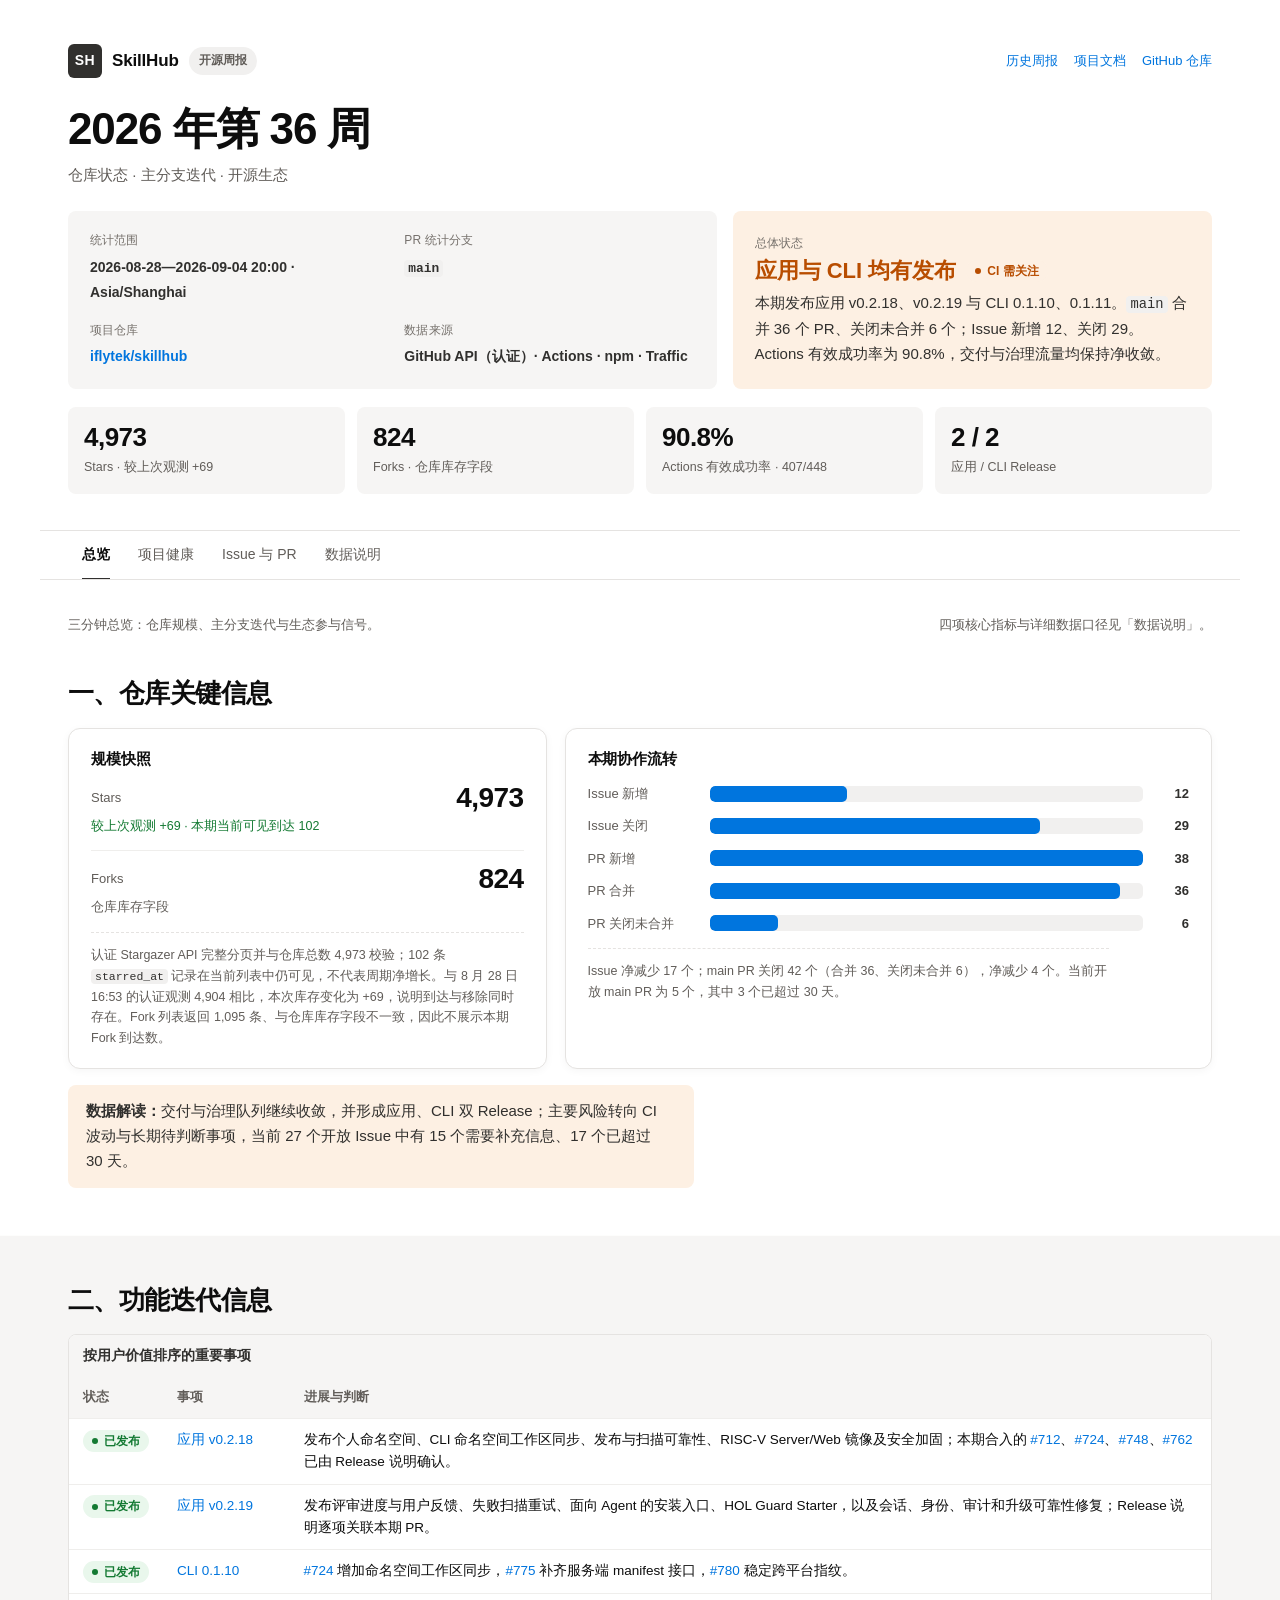
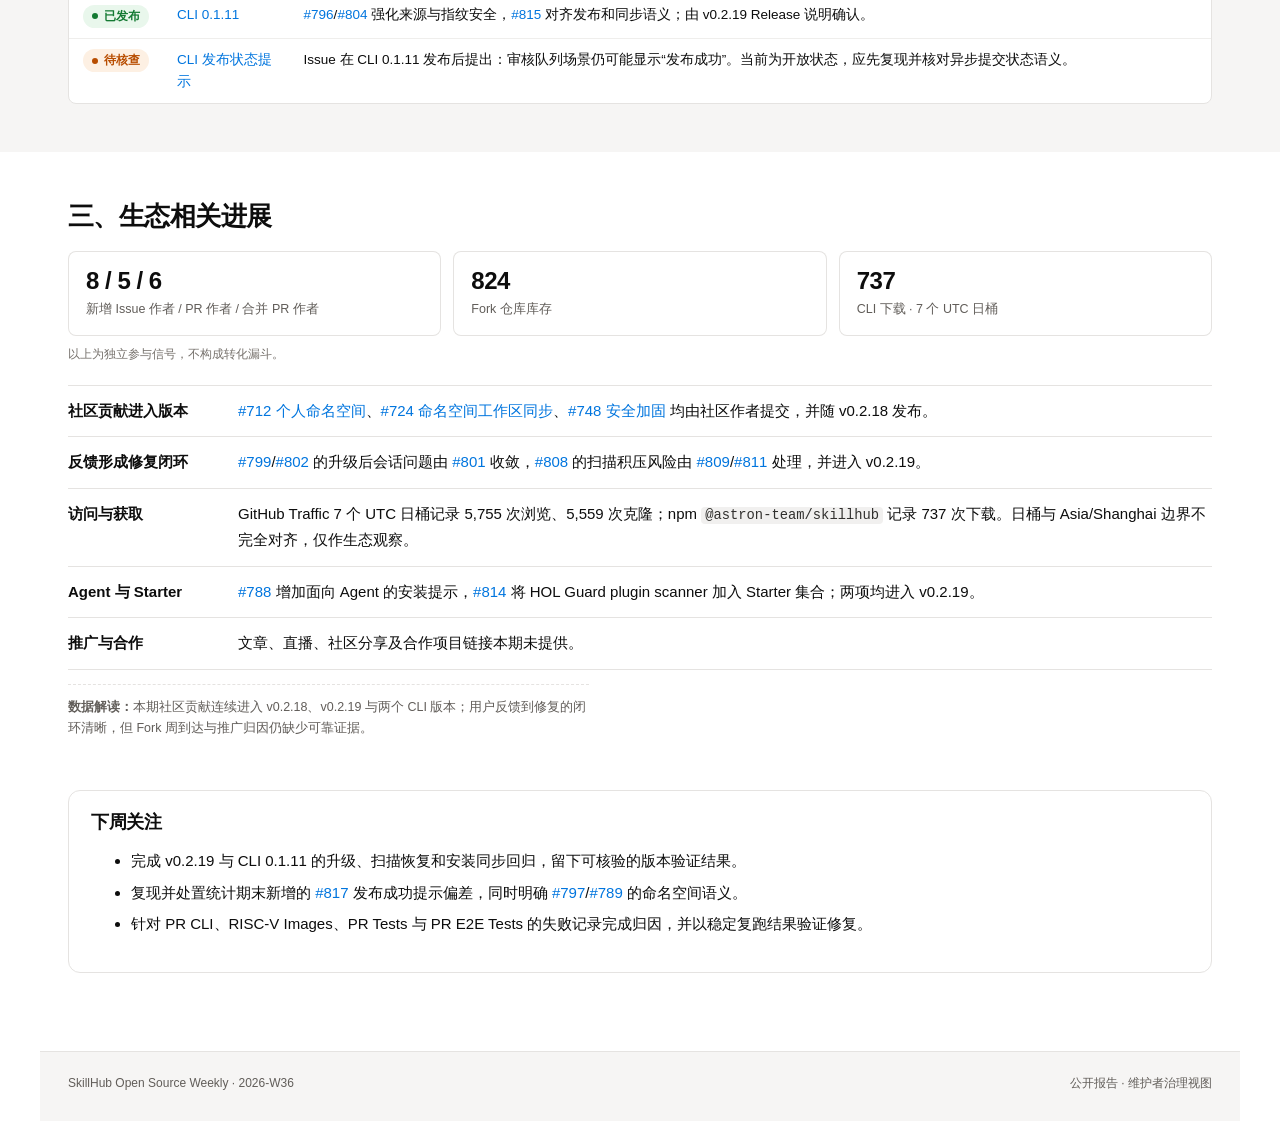
<file: site/reports/2026-W36/index.html>
<!doctype html>
<html lang="zh-CN">
<head>
  <meta charset="utf-8">
  <meta name="viewport" content="width=device-width,initial-scale=1">
  <meta name="description" content="SkillHub 2026 年第 36 周开源周报：仓库状态、主分支迭代与生态进展。">
  <title>SkillHub 开源周报｜2026 年第 36 周</title>
  <script>document.documentElement.classList.add('js')</script>
  <style data-report-theme="notion-light">
:root {
  color-scheme: light;
  --page: #ffffff;
  --paper: #ffffff;
  --warm: #f6f5f4;
  --ink: #0d0d0d;
  --ink-soft: #31302e;
  --muted: #615d59;
  --faint: #76716c;
  --line: #e5e3e1;
  --line-soft: #efeeec;
  --blue: #0075de;
  --blue-active: #005bab;
  --blue-soft: #f2f9ff;
  --green: #147a33;
  --green-soft: #e9f7ec;
  --orange: #b84d00;
  --orange-soft: #fdf0e3;
  --red: #b52d25;
  --red-soft: #fdecea;
  --neutral-soft: #f1f0ef;
  --focus: #097fe8;
  --radius-sm: 8px;
  --radius: 12px;
  --shadow: 0 2px 8px rgb(0 0 0 / 4%);
}

* {
  box-sizing: border-box;
}

html {
  scroll-behavior: smooth;
}

body {
  margin: 0;
  background: var(--page);
  color: var(--ink);
  font: 15px/1.65 Inter, -apple-system, BlinkMacSystemFont, "Segoe UI",
    "PingFang SC", "Hiragino Sans GB", "Microsoft YaHei", sans-serif;
  text-rendering: optimizeLegibility;
  -webkit-font-smoothing: antialiased;
}

a {
  color: var(--blue);
  text-decoration: none;
  text-underline-offset: 3px;
}

a:hover {
  color: var(--blue-active);
  text-decoration: underline;
}

button,
a {
  -webkit-tap-highlight-color: transparent;
}

:focus-visible {
  outline: 2px solid var(--focus);
  outline-offset: 3px;
}

code {
  padding: 1px 4px;
  border-radius: 4px;
  background: var(--neutral-soft);
  color: var(--ink-soft);
  font-size: .92em;
}

.skip-link {
  position: fixed;
  z-index: 30;
  top: 8px;
  left: -999px;
  padding: 8px 12px;
  border-radius: 4px;
  background: var(--ink-soft);
  color: #fff;
}

.skip-link:focus {
  left: 8px;
}

.report {
  width: min(1200px, 100%);
  min-height: 100vh;
  margin: 0 auto;
  background: var(--paper);
}

.masthead {
  padding: 44px 28px 36px;
  border-bottom: 1px solid var(--line);
}

.topline {
  display: flex;
  align-items: center;
  justify-content: space-between;
  gap: 18px;
  margin-bottom: 26px;
}

.brand {
  display: flex;
  align-items: center;
  gap: 10px;
  color: var(--ink);
}

.brand-mark {
  display: inline-flex;
  width: 34px;
  height: 34px;
  align-items: center;
  justify-content: center;
  border-radius: 6px;
  background: var(--ink-soft);
  color: #fff;
  font-size: 14px;
  font-weight: 700;
  letter-spacing: .04em;
}

.brand-name {
  font-size: 17px;
  font-weight: 700;
  letter-spacing: -.01em;
}

.brand-tag {
  padding: 4px 10px;
  border-radius: 9999px;
  background: var(--neutral-soft);
  color: var(--muted);
  font-size: 12px;
  font-weight: 600;
}

.utility-links {
  display: flex;
  flex-wrap: wrap;
  gap: 16px;
  font-size: 13px;
}

h1,
h2,
h3 {
  text-wrap: balance;
}

h1 {
  max-width: 820px;
  margin: 0;
  color: var(--ink);
  font-size: clamp(32px, 4vw, 44px);
  line-height: 1.15;
  letter-spacing: -.025em;
}

.report-sub {
  margin: 8px 0 24px;
  color: var(--muted);
  font-size: 15px;
}

.header-grid {
  display: grid;
  grid-template-columns: 1.15fr .85fr;
  gap: 16px;
}

.meta-card,
.headline {
  border-radius: var(--radius-sm);
  padding: 20px 22px;
}

.meta-card {
  background: var(--warm);
}

.meta-grid {
  display: grid;
  grid-template-columns: 1fr 1fr;
  gap: 16px 24px;
}

.meta-item .key,
.headline-label {
  display: block;
  margin-bottom: 4px;
  color: var(--faint);
  font-size: 12px;
  font-weight: 500;
  letter-spacing: .01em;
}

.meta-item .value {
  color: var(--ink-soft);
  font-size: 14px;
  font-weight: 600;
}

.period {
  margin: 0;
}

.headline {
  display: flex;
  flex-direction: column;
  justify-content: center;
  margin: 0;
  border: 0;
  background: var(--orange-soft);
  color: var(--ink-soft);
}

.headline-status {
  display: flex;
  align-items: center;
  gap: 10px;
  margin-bottom: 7px;
}

.headline-status strong {
  color: var(--orange);
  font-size: 22px;
  line-height: 1.2;
}

.headline p {
  margin: 0;
  max-width: 60ch;
}

.metrics {
  display: grid;
  grid-template-columns: repeat(4, 1fr);
  gap: 12px;
  margin-top: 18px;
  border: 0;
}

.metric {
  min-width: 0;
  padding: 16px;
  border: 0;
  border-radius: var(--radius-sm);
  background: var(--warm);
}

.metric strong {
  display: block;
  color: var(--ink);
  font-size: 26px;
  line-height: 1.15;
  letter-spacing: -.02em;
  font-variant-numeric: tabular-nums;
}

.metric span {
  display: block;
  margin-top: 4px;
  color: var(--muted);
  font-size: 12.5px;
}

.tabs-wrap {
  position: sticky;
  z-index: 20;
  top: 0;
  overflow-x: auto;
  border-bottom: 1px solid var(--line);
  background: rgb(255 255 255 / 97%);
  backdrop-filter: saturate(1.1) blur(5px);
}

.tabs {
  display: flex;
  min-width: max-content;
  padding: 0 28px;
}

.tab {
  position: relative;
  min-height: 48px;
  padding: 0 14px;
  border: 0;
  background: transparent;
  color: var(--muted);
  cursor: pointer;
  font: inherit;
  font-size: 14px;
  font-weight: 500;
}

.tab::after {
  position: absolute;
  right: 14px;
  bottom: -1px;
  left: 14px;
  height: 2px;
  background: transparent;
  content: "";
}

.tab:hover,
.tab[aria-selected="true"] {
  color: var(--ink);
}

.tab[aria-selected="true"] {
  font-weight: 600;
}

.tab[aria-selected="true"]::after {
  background: var(--ink-soft);
}

main {
  padding: 0 28px 48px;
}

.tab-panel {
  padding-top: 4px;
}

.js .tab-panel[hidden] {
  display: none;
}

.panel-intro {
  display: flex;
  justify-content: space-between;
  gap: 24px;
  margin: 30px 0 0;
  color: var(--muted);
  font-size: 13px;
}

.panel-intro p {
  margin: 0;
}

section.report-section {
  margin: 0;
  padding: 48px 0;
  border: 0;
}

.tab-panel > section.report-section:nth-of-type(even) {
  background: var(--warm);
  box-shadow: 0 0 0 100vmax var(--warm);
  clip-path: inset(0 -100vmax);
}

section.report-section:first-of-type {
  padding-top: 42px;
}

h2 {
  margin: 0 0 18px;
  color: var(--ink);
  font-size: 26px;
  line-height: 1.25;
  letter-spacing: -.02em;
}

h3 {
  margin: 30px 0 12px;
  color: var(--ink);
  font-size: 18px;
  line-height: 1.35;
  letter-spacing: -.01em;
}

p {
  max-width: 75ch;
  text-wrap: pretty;
}

.section-lead {
  margin: -7px 0 18px;
  color: var(--muted);
}

.table-wrap {
  overflow-x: auto;
  border: 1px solid var(--line);
  border-radius: var(--radius-sm);
  background: var(--paper);
}

table {
  width: 100%;
  min-width: 680px;
  border-collapse: collapse;
  font-size: 13.5px;
}

caption {
  padding: 10px 14px;
  background: var(--warm);
  color: var(--ink-soft);
  font-weight: 600;
  text-align: left;
}

th,
td {
  padding: 10px 14px;
  border-bottom: 1px solid var(--line-soft);
  vertical-align: top;
  text-align: left;
}

th {
  background: var(--warm);
  color: var(--muted);
  font-size: 12.5px;
  font-weight: 600;
  white-space: nowrap;
}

tbody tr:last-child td {
  border-bottom: 0;
}

tbody tr:hover {
  background: #faf9f8;
}

.number {
  text-align: right;
  white-space: nowrap;
  font-variant-numeric: tabular-nums;
}

.status,
.value-level {
  display: inline-flex;
  align-items: center;
  gap: 6px;
  min-width: 25px;
  padding: 4px 9px;
  border: 0;
  border-radius: 9999px;
  font-size: 12px;
  font-weight: 600;
  line-height: 1.2;
  white-space: nowrap;
}

.status::before {
  width: 6px;
  height: 6px;
  border-radius: 50%;
  background: currentColor;
  content: "";
}

.status.ok {
  background: var(--green-soft);
  color: var(--green);
}

.status.warn {
  background: var(--orange-soft);
  color: var(--orange);
}

.status.risk {
  background: var(--red-soft);
  color: var(--red);
}

.value-a {
  background: var(--red-soft);
  color: var(--red);
}

.value-b {
  background: var(--orange-soft);
  color: var(--orange);
}

.value-c {
  background: var(--blue-soft);
  color: var(--blue-active);
}

.value-d {
  background: var(--neutral-soft);
  color: var(--muted);
}

.risk-note {
  margin: 16px 0 0;
  padding: 14px 18px;
  border: 0;
  border-radius: var(--radius-sm);
  background: var(--orange-soft);
  color: var(--ink-soft);
}

.repo-visuals {
  display: grid;
  grid-template-columns: minmax(280px, .85fr) minmax(0, 1.15fr);
  gap: 18px;
}

.snapshot-list {
  display: grid;
  gap: 0;
}

.snapshot-row {
  display: grid;
  grid-template-columns: minmax(90px, 1fr) auto;
  gap: 4px 16px;
  align-items: center;
  padding: 13px 0;
  border-bottom: 1px solid var(--line-soft);
}

.snapshot-row:first-child {
  padding-top: 0;
}

.snapshot-row:last-child {
  padding-bottom: 0;
  border-bottom: 0;
}

.snapshot-row .snapshot-label {
  color: var(--muted);
  font-size: 13px;
}

.snapshot-row strong {
  color: var(--ink);
  font-size: 28px;
  line-height: 1.05;
  letter-spacing: -.02em;
  font-variant-numeric: tabular-nums;
}

.snapshot-row .snapshot-change {
  grid-column: 1 / -1;
  color: var(--muted);
  font-size: 12.5px;
}

.snapshot-row .snapshot-change.positive {
  color: var(--green);
}

.snapshot-row .snapshot-change.missing {
  color: var(--orange);
}

.chart-note {
  margin: 14px 0 0;
  padding-top: 12px;
  border-top: 1px dashed var(--line);
  color: var(--muted);
  font-size: 12.5px;
}

.ecosystem-signals {
  display: grid;
  grid-template-columns: repeat(3, minmax(0, 1fr));
  gap: 12px;
  margin-bottom: 20px;
}

.ecosystem-signal {
  padding: 16px 18px;
  border-radius: var(--radius-sm);
  background: var(--paper);
  box-shadow: inset 0 0 0 1px var(--line);
}

.ecosystem-signal strong {
  display: block;
  color: var(--ink);
  font-size: 24px;
  line-height: 1.15;
  letter-spacing: -.02em;
  font-variant-numeric: tabular-nums;
}

.ecosystem-signal span {
  display: block;
  margin-top: 5px;
  color: var(--muted);
  font-size: 12.5px;
}

.ecosystem-signal-note {
  grid-column: 1 / -1;
  margin: -3px 0 0;
  color: var(--faint);
  font-size: 12px;
}

.ecosystem-list,
.method-list {
  margin: 0;
  padding: 0;
  border-top: 1px solid var(--line);
  list-style: none;
}

.ecosystem-list li,
.method-list li {
  display: grid;
  grid-template-columns: 150px 1fr;
  gap: 20px;
  padding: 13px 0;
  border-bottom: 1px solid var(--line);
}

.method-list li {
  grid-template-columns: 180px 1fr;
}

.ecosystem-list strong,
.method-list strong {
  color: var(--ink);
}

.next-actions {
  margin: 4px 0 30px;
  padding: 20px 22px;
  border: 1px solid var(--line);
  border-radius: var(--radius);
  background: var(--paper);
}

.next-actions h2 {
  margin-bottom: 8px;
  font-size: 18px;
}

.next-actions ol {
  margin: 0;
  padding-left: 22px;
}

.next-actions li {
  margin: 7px 0;
}

.health-cards {
  display: grid;
  grid-template-columns: repeat(auto-fit, minmax(280px, 1fr));
  gap: 16px;
}

.health-card,
.chart-box,
.health-note {
  border: 1px solid var(--line);
  border-radius: var(--radius);
  background: var(--paper);
  box-shadow: var(--shadow);
}

.health-card {
  display: flex;
  flex-direction: column;
  gap: 9px;
  padding: 20px 22px;
}

.health-card .top {
  display: flex;
  align-items: center;
  justify-content: space-between;
  gap: 10px;
}

.health-card .name {
  color: var(--ink);
  font-size: 15px;
  font-weight: 700;
}

.health-card .health-metric {
  color: var(--ink);
  font-size: 27px;
  font-weight: 700;
  line-height: 1.1;
  letter-spacing: -.02em;
  font-variant-numeric: tabular-nums;
}

.health-card .health-metric small {
  color: var(--muted);
  font-size: 13px;
  font-weight: 500;
  letter-spacing: 0;
}

.health-card p {
  margin: 0;
  color: var(--ink-soft);
  font-size: 13.5px;
}

.health-card .detail {
  padding-top: 9px;
  border-top: 1px dashed var(--line);
  color: var(--muted);
  font-size: 12.5px;
}

.segbar {
  display: flex;
  height: 24px;
  overflow: hidden;
  margin: 15px 0 10px;
  border-radius: 6px;
  background: var(--neutral-soft);
}

.segbar > span {
  min-width: 2px;
  height: 100%;
}

.seg-success {
  background: #1aae39;
}

.seg-failure {
  background: #e16259;
}

.seg-auth {
  background: #e8a94b;
}

.seg-skipped {
  background: #d6d2cd;
}

.seg-cancelled {
  background: #8e8984;
}

.chart-legend {
  display: flex;
  flex-wrap: wrap;
  gap: 8px 20px;
  color: var(--muted);
  font-size: 13px;
}

.chart-legend span {
  display: inline-flex;
  align-items: center;
  gap: 7px;
}

.chart-legend i {
  width: 10px;
  height: 10px;
  border-radius: 3px;
}

.chart-legend b {
  color: var(--ink-soft);
  font-variant-numeric: tabular-nums;
}

.chart-grid {
  display: grid;
  grid-template-columns: repeat(2, minmax(0, 1fr));
  gap: 18px;
}

.chart-box {
  padding: 20px 22px;
}

.chart-box h3 {
  margin: 0 0 14px;
  font-size: 15px;
}

.bars {
  display: grid;
  gap: 11px;
}

.bar-row {
  display: grid;
  grid-template-columns: 88px 1fr 42px;
  gap: 10px;
  align-items: center;
  font-size: 13px;
}

.repo-visuals .bar-row {
  grid-template-columns: 112px 1fr 36px;
}

.bar-label {
  color: var(--muted);
  white-space: nowrap;
}

.bar-track {
  height: 16px;
  overflow: hidden;
  border-radius: 5px;
  background: var(--neutral-soft);
}

.bar-fill {
  display: block;
  height: 100%;
  min-width: 2px;
  border-radius: 5px;
  background: var(--blue);
}

.bar-fill.hot {
  background: var(--orange);
}

.bar-value {
  color: var(--ink-soft);
  font-weight: 700;
  text-align: right;
  font-variant-numeric: tabular-nums;
}

.donut-layout {
  display: grid;
  grid-template-columns: 150px 1fr;
  gap: 22px;
  align-items: center;
}

.donut {
  position: relative;
  width: 142px;
  height: 142px;
  border-radius: 50%;
  background: conic-gradient(var(--orange) 0 var(--value), #d6d2cd var(--value) 100%);
}

.donut::after {
  position: absolute;
  inset: 24px;
  border-radius: 50%;
  background: var(--paper);
  content: "";
}

.donut-center {
  position: absolute;
  z-index: 1;
  inset: 0;
  display: flex;
  flex-direction: column;
  align-items: center;
  justify-content: center;
}

.donut-center strong {
  color: var(--ink);
  font-size: 26px;
  line-height: 1.1;
}

.donut-center span {
  color: var(--muted);
  font-size: 12px;
}

.donut-copy p {
  margin: 0 0 9px;
  color: var(--ink-soft);
  font-size: 13.5px;
}

.donut-copy p:last-child {
  margin-bottom: 0;
}

.health-grid {
  display: grid;
  grid-template-columns: repeat(2, minmax(0, 1fr));
  gap: 18px;
  margin-top: 18px;
}

.chart-box + .table-wrap {
  margin-top: 18px;
}

.health-note {
  padding: 18px;
}

.health-note h3 {
  margin: 0 0 7px;
  font-size: 15px;
}

.health-note p {
  margin: 0;
  color: var(--ink-soft);
}

.flow-summary {
  display: grid;
  grid-template-columns: repeat(2, minmax(0, 1fr));
  gap: 12px;
  margin: 18px 0 24px;
}

.flow-item {
  padding: 16px 18px;
  border-radius: var(--radius-sm);
  background: var(--warm);
}

.flow-item strong {
  display: block;
  color: var(--ink);
  font-size: 20px;
  font-variant-numeric: tabular-nums;
}

.flow-item span {
  color: var(--muted);
  font-size: 12.5px;
}

details {
  margin-top: 16px;
  border: 1px solid var(--line);
  border-radius: var(--radius);
  background: var(--paper);
}

summary {
  padding: 14px 18px;
  color: var(--ink-soft);
  cursor: pointer;
  font-weight: 700;
}

.details-body {
  padding: 0 18px 16px;
}

footer {
  display: flex;
  justify-content: space-between;
  gap: 24px;
  padding: 22px 28px 28px;
  border-top: 1px solid var(--line);
  background: var(--warm);
  color: var(--muted);
  font-size: 12px;
}

.sr-only {
  position: absolute;
  width: 1px;
  height: 1px;
  padding: 0;
  margin: -1px;
  overflow: hidden;
  clip: rect(0, 0, 0, 0);
  white-space: nowrap;
  border: 0;
}

@media (max-width: 760px) {
  .masthead,
  main,
  footer {
    padding-right: 18px;
    padding-left: 18px;
  }

  .topline,
  footer,
  .panel-intro {
    align-items: flex-start;
    flex-direction: column;
    gap: 8px;
  }

  .header-grid,
  .meta-grid,
  .repo-visuals,
  .chart-grid,
  .health-grid,
  .flow-summary {
    grid-template-columns: 1fr;
  }

  .header-grid > *,
  .meta-item {
    min-width: 0;
  }

  .meta-item .value {
    overflow-wrap: anywhere;
  }

  .metrics {
    grid-template-columns: repeat(2, 1fr);
  }

  .tabs {
    padding: 0 6px;
  }

  section.report-section {
    padding: 38px 0;
  }

  .ecosystem-list li,
  .method-list li {
    grid-template-columns: 1fr;
    gap: 3px;
  }

  .ecosystem-signals {
    grid-template-columns: 1fr;
  }

  .ecosystem-signal-note {
    grid-column: auto;
  }

  .donut-layout {
    grid-template-columns: 1fr;
    justify-items: center;
  }

  .donut-copy {
    text-align: center;
  }
}

@media (max-width: 430px) {
  h1 {
    font-size: 30px;
    overflow-wrap: anywhere;
  }

  .bar-row {
    grid-template-columns: 76px 1fr 32px;
    gap: 7px;
  }

  .repo-visuals .bar-row {
    grid-template-columns: 98px 1fr 28px;
  }
}

@media (prefers-reduced-motion: reduce) {
  html {
    scroll-behavior: auto;
  }
}

@media print {
  @page {
    size: A4;
    margin: 13mm;
  }

  body {
    background: #fff;
    font-size: 10px;
  }

  .report {
    width: 100%;
  }

  .masthead,
  main,
  footer {
    padding-right: 0;
    padding-left: 0;
  }

  .tabs-wrap,
  .skip-link,
  .utility-links {
    display: none !important;
  }

  .tab-panel[hidden] {
    display: block !important;
  }

  .tab-panel {
    break-before: page;
  }

  .tab-panel:first-child {
    break-before: auto;
  }

  .tab-panel > section.report-section:nth-of-type(even) {
    background: #fff;
    box-shadow: none;
    clip-path: none;
  }

  section.report-section {
    padding: 16px 0;
  }

  h1 {
    font-size: 27px;
  }

  h2,
  h3,
  tr,
  .health-card,
  .health-note,
  .chart-box,
  .next-actions {
    break-inside: avoid;
  }

  table {
    min-width: 0;
    font-size: 8px;
  }

  th,
  td {
    padding: 5px 6px;
  }

  .health-card,
  .health-note,
  .chart-box {
    box-shadow: none;
  }

  .segbar,
  .bar-fill,
  .donut,
  .status,
  .value-level,
  .metric,
  .headline {
    print-color-adjust: exact;
    -webkit-print-color-adjust: exact;
  }
}
  </style>
  <noscript>
    <style>
      .tabs-wrap { display: none !important; }
      .tab-panel[hidden] { display: block !important; }
    </style>
  </noscript>
</head>
<body>
  <a class="skip-link" href="#report-content">跳到报告正文</a>
  <article class="report"
    data-period-start="2026-08-28T00:00:00+08:00"
    data-period-end="2026-09-04T20:00:00+08:00"
    data-period-boundary="[)"
    data-period-status="extended"
    data-snapshot-at="2026-09-04T20:06:16+08:00"
    data-pr-target-branch="main"
    data-star-evidence="current-visible-arrivals"
    data-star-api-status="success"
    data-star-arrivals="102"
    data-star-observed-total="4973"
    data-star-observed-at="2026-09-04T20:07:25+08:00"
    data-star-previous-observed-total="4904"
    data-star-previous-observed-at="2026-08-28T16:53:38+08:00"
    data-star-observation-delta="+69"
    data-star-start-at=""
    data-star-end-at="">
    <header class="masthead">
      <div class="topline">
        <div class="brand">
          <span class="brand-mark" aria-hidden="true">SH</span>
          <span class="brand-name">SkillHub</span>
          <span class="brand-tag">开源周报</span>
        </div>
        <nav class="utility-links" aria-label="站点链接">
          <a href="../../archive.html">历史周报</a>
          <a href="https://iflytek.github.io/skillhub/">项目文档</a>
          <a href="https://github.com/iflytek/skillhub">GitHub 仓库</a>
        </nav>
      </div>
      <h1>2026 年第 36 周</h1>
      <p class="report-sub">仓库状态 · 主分支迭代 · 开源生态</p>
      <div class="header-grid">
        <div class="meta-card">
          <div class="meta-grid">
            <div class="meta-item"><span class="key">统计范围</span><span class="value">2026-08-28—2026-09-04 20:00 · Asia/Shanghai</span></div>
            <div class="meta-item"><span class="key">PR 统计分支</span><span class="value"><code>main</code></span></div>
            <div class="meta-item"><span class="key">项目仓库</span><span class="value"><a href="https://github.com/iflytek/skillhub">iflytek/skillhub</a></span></div>
            <div class="meta-item"><span class="key">数据来源</span><span class="value">GitHub API（认证）· Actions · npm · Traffic</span></div>
          </div>
        </div>
        <div class="headline">
          <span class="headline-label">总体状态</span>
          <div class="headline-status"><strong>应用与 CLI 均有发布</strong><span class="status warn">CI 需关注</span></div>
          <p>本期发布应用 v0.2.18、v0.2.19 与 CLI 0.1.10、0.1.11。<code>main</code> 合并 36 个 PR、关闭未合并 6 个；Issue 新增 12、关闭 29。Actions 有效成功率为 90.8%，交付与治理流量均保持净收敛。</p>
        </div>
      </div>
      <div class="metrics" aria-label="四项核心指标">
        <div class="metric"><strong>4,973</strong><span>Stars · 较上次观测 +69</span></div>
        <div class="metric"><strong>824</strong><span>Forks · 仓库库存字段</span></div>
        <div class="metric"><strong>90.8%</strong><span>Actions 有效成功率 · 407/448</span></div>
        <div class="metric"><strong>2 / 2</strong><span>应用 / CLI Release</span></div>
      </div>
    </header>

    <div class="tabs-wrap">
      <nav class="tabs" role="tablist" aria-label="周报视图">
        <button class="tab" id="tab-overview" type="button" role="tab" aria-selected="true" aria-controls="panel-overview" tabindex="0" data-tab="overview">总览</button>
        <button class="tab" id="tab-health" type="button" role="tab" aria-selected="false" aria-controls="panel-health" tabindex="-1" data-tab="health">项目健康</button>
        <button class="tab" id="tab-flow" type="button" role="tab" aria-selected="false" aria-controls="panel-flow" tabindex="-1" data-tab="flow">Issue 与 PR</button>
        <button class="tab" id="tab-method" type="button" role="tab" aria-selected="false" aria-controls="panel-method" tabindex="-1" data-tab="method">数据说明</button>
      </nav>
    </div>

    <main id="report-content">
      <div class="tab-panel" id="panel-overview" role="tabpanel" tabindex="0" aria-labelledby="tab-overview" data-panel="overview">
        <div class="panel-intro"><p>三分钟总览：仓库规模、主分支迭代与生态参与信号。</p><p>四项核心指标与详细数据口径见「数据说明」。</p></div>

        <section class="report-section" data-module="repository-summary" aria-labelledby="repository-title">
          <h2 id="repository-title">一、仓库关键信息</h2>
          <div class="repo-visuals">
            <div class="chart-box" data-module="repository-scale">
              <h3>规模快照</h3>
              <div class="snapshot-list">
                <div class="snapshot-row"><span class="snapshot-label">Stars</span><strong>4,973</strong><span class="snapshot-change positive">较上次观测 +69 · 本期当前可见到达 102</span></div>
                <div class="snapshot-row"><span class="snapshot-label">Forks</span><strong>824</strong><span class="snapshot-change">仓库库存字段</span></div>
              </div>
              <p class="chart-note">认证 Stargazer API 完整分页并与仓库总数 4,973 校验；102 条 <code>starred_at</code> 记录在当前列表中仍可见，不代表周期净增长。与 8 月 28 日 16:53 的认证观测 4,904 相比，本次库存变化为 +69，说明到达与移除同时存在。Fork 列表返回 1,095 条、与仓库库存字段不一致，因此不展示本期 Fork 到达数。</p>
            </div>
            <div class="chart-box" data-module="weekly-collaboration-chart">
              <h3>本期协作流转</h3>
              <div class="bars" role="img" aria-label="W36 协作流转：Issue 新增 12 个、关闭 29 个；目标为 main 的 PR 新增 38 个、合并 36 个、关闭未合并 6 个">
                <div class="bar-row"><span class="bar-label">Issue 新增</span><span class="bar-track"><span class="bar-fill" style="width:31.6%"></span></span><span class="bar-value">12</span></div>
                <div class="bar-row"><span class="bar-label">Issue 关闭</span><span class="bar-track"><span class="bar-fill" style="width:76.3%"></span></span><span class="bar-value">29</span></div>
                <div class="bar-row"><span class="bar-label">PR 新增</span><span class="bar-track"><span class="bar-fill" style="width:100%"></span></span><span class="bar-value">38</span></div>
                <div class="bar-row"><span class="bar-label">PR 合并</span><span class="bar-track"><span class="bar-fill" style="width:94.7%"></span></span><span class="bar-value">36</span></div>
                <div class="bar-row"><span class="bar-label">PR 关闭未合并</span><span class="bar-track"><span class="bar-fill" style="width:15.8%"></span></span><span class="bar-value">6</span></div>
              </div>
              <p class="chart-note">Issue 净减少 17 个；main PR 关闭 42 个（合并 36、关闭未合并 6），净减少 4 个。当前开放 main PR 为 5 个，其中 3 个已超过 30 天。</p>
            </div>
          </div>
          <p class="risk-note"><strong>数据解读：</strong>交付与治理队列继续收敛，并形成应用、CLI 双 Release；主要风险转向 CI 波动与长期待判断事项，当前 27 个开放 Issue 中有 15 个需要补充信息、17 个已超过 30 天。</p>
        </section>

        <section class="report-section" data-module="feature-iterations" aria-labelledby="feature-title">
          <h2 id="feature-title">二、功能迭代信息</h2>
          <div class="table-wrap"><table><caption>按用户价值排序的重要事项</caption><thead><tr><th>状态</th><th>事项</th><th>进展与判断</th></tr></thead><tbody>
            <tr><td><span class="status ok">已发布</span></td><td><a href="https://github.com/iflytek/skillhub/releases/tag/v0.2.18">应用 v0.2.18</a></td><td>发布个人命名空间、CLI 命名空间工作区同步、发布与扫描可靠性、RISC-V Server/Web 镜像及安全加固；本期合入的 <a href="https://github.com/iflytek/skillhub/pull/712">#712</a>、<a href="https://github.com/iflytek/skillhub/pull/724">#724</a>、<a href="https://github.com/iflytek/skillhub/pull/748">#748</a>、<a href="https://github.com/iflytek/skillhub/pull/762">#762</a> 已由 Release 说明确认。</td></tr>
            <tr><td><span class="status ok">已发布</span></td><td><a href="https://github.com/iflytek/skillhub/releases/tag/v0.2.19">应用 v0.2.19</a></td><td>发布评审进度与用户反馈、失败扫描重试、面向 Agent 的安装入口、HOL Guard Starter，以及会话、身份、审计和升级可靠性修复；Release 说明逐项关联本期 PR。</td></tr>
            <tr><td><span class="status ok">已发布</span></td><td><a href="https://github.com/iflytek/skillhub/releases/tag/cli-v0.1.10">CLI 0.1.10</a></td><td><a href="https://github.com/iflytek/skillhub/pull/724">#724</a> 增加命名空间工作区同步，<a href="https://github.com/iflytek/skillhub/pull/775">#775</a> 补齐服务端 manifest 接口，<a href="https://github.com/iflytek/skillhub/pull/780">#780</a> 稳定跨平台指纹。</td></tr>
            <tr><td><span class="status ok">已发布</span></td><td><a href="https://github.com/iflytek/skillhub/releases/tag/cli-v0.1.11">CLI 0.1.11</a></td><td><a href="https://github.com/iflytek/skillhub/pull/796">#796</a>/<a href="https://github.com/iflytek/skillhub/pull/804">#804</a> 强化来源与指纹安全，<a href="https://github.com/iflytek/skillhub/pull/815">#815</a> 对齐发布和同步语义；由 v0.2.19 Release 说明确认。</td></tr>
            <tr><td><span class="status warn">待核查</span></td><td><a href="https://github.com/iflytek/skillhub/issues/817">CLI 发布状态提示</a></td><td>Issue 在 CLI 0.1.11 发布后提出：审核队列场景仍可能显示“发布成功”。当前为开放状态，应先复现并核对异步提交状态语义。</td></tr>
          </tbody></table></div>
        </section>

        <section class="report-section" data-module="ecosystem-progress" aria-labelledby="ecosystem-title">
          <h2 id="ecosystem-title">三、生态相关进展</h2>
          <div class="ecosystem-signals" data-module="ecosystem-signals" role="img" aria-label="W36 开源生态参与信号：新增 Issue 作者 8 位、新增 main PR 作者 5 位、本期合并 PR 作者 6 位；仓库 Fork 库存 824；SkillHub CLI 7 个 UTC 日桶下载 737 次">
            <div class="ecosystem-signal"><strong>8 / 5 / 6</strong><span>新增 Issue 作者 / PR 作者 / 合并 PR 作者</span></div>
            <div class="ecosystem-signal"><strong>824</strong><span>Fork 仓库库存</span></div>
            <div class="ecosystem-signal"><strong>737</strong><span>CLI 下载 · 7 个 UTC 日桶</span></div>
            <p class="ecosystem-signal-note">以上为独立参与信号，不构成转化漏斗。</p>
          </div>
          <ul class="ecosystem-list">
            <li><strong>社区贡献进入版本</strong><span><a href="https://github.com/iflytek/skillhub/pull/712">#712 个人命名空间</a>、<a href="https://github.com/iflytek/skillhub/pull/724">#724 命名空间工作区同步</a>、<a href="https://github.com/iflytek/skillhub/pull/748">#748 安全加固</a> 均由社区作者提交，并随 v0.2.18 发布。</span></li>
            <li><strong>反馈形成修复闭环</strong><span><a href="https://github.com/iflytek/skillhub/issues/799">#799</a>/<a href="https://github.com/iflytek/skillhub/issues/802">#802</a> 的升级后会话问题由 <a href="https://github.com/iflytek/skillhub/pull/801">#801</a> 收敛，<a href="https://github.com/iflytek/skillhub/issues/808">#808</a> 的扫描积压风险由 <a href="https://github.com/iflytek/skillhub/pull/809">#809</a>/<a href="https://github.com/iflytek/skillhub/pull/811">#811</a> 处理，并进入 v0.2.19。</span></li>
            <li><strong>访问与获取</strong><span>GitHub Traffic 7 个 UTC 日桶记录 5,755 次浏览、5,559 次克隆；npm <code>@astron-team/skillhub</code> 记录 737 次下载。日桶与 Asia/Shanghai 边界不完全对齐，仅作生态观察。</span></li>
            <li><strong>Agent 与 Starter</strong><span><a href="https://github.com/iflytek/skillhub/pull/788">#788</a> 增加面向 Agent 的安装提示，<a href="https://github.com/iflytek/skillhub/pull/814">#814</a> 将 HOL Guard plugin scanner 加入 Starter 集合；两项均进入 v0.2.19。</span></li>
            <li><strong>推广与合作</strong><span>文章、直播、社区分享及合作项目链接本期未提供。</span></li>
          </ul>
          <p class="chart-note"><strong>数据解读：</strong>本期社区贡献连续进入 v0.2.18、v0.2.19 与两个 CLI 版本；用户反馈到修复的闭环清晰，但 Fork 周到达与推广归因仍缺少可靠证据。</p>
        </section>

        <aside class="next-actions" data-module="next-actions" aria-labelledby="next-title"><h2 id="next-title">下周关注</h2><ul class="next-list">
          <li>完成 v0.2.19 与 CLI 0.1.11 的升级、扫描恢复和安装同步回归，留下可核验的版本验证结果。</li>
          <li>复现并处置统计期末新增的 <a href="https://github.com/iflytek/skillhub/issues/817">#817</a> 发布成功提示偏差，同时明确 <a href="https://github.com/iflytek/skillhub/pull/797">#797</a>/<a href="https://github.com/iflytek/skillhub/issues/789">#789</a> 的命名空间语义。</li>
          <li>针对 PR CLI、RISC-V Images、PR Tests 与 PR E2E Tests 的失败记录完成归因，并以稳定复跑结果验证修复。</li>
        </ul></aside>
      </div>

      <div class="tab-panel" id="panel-health" role="tabpanel" tabindex="0" aria-labelledby="tab-health" data-panel="health" hidden>
        <div class="panel-intro"><p>项目健康详情：区分执行稳定性、交付状态与当前开放队列。</p><p>流水线成功只说明工作流执行结果，不代表公开漏洞数量为 0。</p></div>
        <section class="report-section" data-module="health-summary" aria-labelledby="health-summary-title"><h2 id="health-summary-title">项目健康状态</h2><div class="health-cards">
          <article class="health-card"><div class="top"><span class="name">工程稳定性</span><span class="status warn">需关注</span></div><div class="health-metric">90.8% <small>407/448</small></div><p>有效运行成功 407 次、失败 41 次。</p><div class="detail">本期 Actions 共 763 条：另有等待授权 4、条件跳过 295、取消 16。</div></article>
          <article class="health-card"><div class="top"><span class="name">安全流水线</span><span class="status warn">有失败</span></div><div class="health-metric">99 / 103 <small>有效运行成功</small></div><p>Security 工作流失败 4 次。</p><div class="detail">另有等待授权 1 次、条件跳过 85 次；执行结果不等同于漏洞数量为 0，私有安全告警未取得。</div></article>
          <article class="health-card"><div class="top"><span class="name">自动化运营</span><span class="status warn">有跳过</span></div><div class="health-metric">31 / 31 <small>Backlog Rescore</small></div><p>Issue Triage 成功 18 次。</p><div class="detail">Issue Triage 另有条件跳过 33 次、取消 5 次；跳过反映自动化覆盖边界。</div></article>
          <article class="health-card"><div class="top"><span class="name">Release 交付</span><span class="status ok">达成</span></div><div class="health-metric">2 / 2 <small>应用 / CLI</small></div><p><a href="https://github.com/iflytek/skillhub/releases/tag/v0.2.18">v0.2.18</a>、<a href="https://github.com/iflytek/skillhub/releases/tag/v0.2.19">v0.2.19</a> 与 <a href="https://github.com/iflytek/skillhub/releases/tag/cli-v0.1.10">CLI 0.1.10</a>、<a href="https://github.com/iflytek/skillhub/releases/tag/cli-v0.1.11">0.1.11</a> 均在本期发布。</p><div class="detail">截至 20:06 快照，没有统计边界后的新 Release。</div></article>
          <article class="health-card"><div class="top"><span class="name">Issue 治理</span><span class="status ok">库存收敛</span></div><div class="health-metric">−17 <small>本期净流量</small></div><p>新增 12、关闭 29；当前开放 27 个。</p><div class="detail">其中 15 个带 <code>needs-info</code>，占 55.6%；≥30 天 Issue 有 17 个。</div></article>
          <article class="health-card"><div class="top"><span class="name">PR 治理</span><span class="status ok">库存收敛</span></div><div class="health-metric">−4 <small>本期净流量</small></div><p>main：新增 38、合并 36、关闭未合并 6。</p><div class="detail">当前开放 main PR 5 个，其中 3 个已超过 30 天。</div></article>
        </div></section>
        <section class="report-section" data-module="workflow-execution" aria-labelledby="actions-title"><h2 id="actions-title">CI 与自动化执行</h2><p class="section-lead">本期 763 条 Actions 记录：成功 407、失败 41、等待授权 4、跳过 295、取消 16。</p><div class="chart-box" data-module="actions-outcome-chart"><h3>Actions 结果构成</h3><div class="segbar" role="img" aria-label="W36 Actions 共 763 条记录：成功 407，失败 41，等待授权 4，条件跳过 295，取消 16"><span class="seg-success" style="width:53.34%"></span><span class="seg-failure" style="width:5.37%"></span><span class="seg-auth" style="width:0.52%"></span><span class="seg-skipped" style="width:38.66%"></span><span class="seg-cancelled" style="width:2.10%"></span></div><div class="chart-legend" aria-hidden="true"><span><i class="seg-success"></i>成功 <b>407</b></span><span><i class="seg-failure"></i>失败 <b>41</b></span><span><i class="seg-auth"></i>等待授权 <b>4</b></span><span><i class="seg-skipped"></i>跳过 <b>295</b></span><span><i class="seg-cancelled"></i>取消 <b>16</b></span></div><p class="chart-note">有效成功率 = 407 / (407 + 41) = 90.8%。失败集中在 PR CLI 12 次、RISC-V Images 9 次、PR E2E Tests 7 次、PR Tests 6 次和 Security 4 次。</p></div><div class="table-wrap"><table><caption>重点工作流</caption><thead><tr><th>工作流</th><th>结果</th><th>解读</th></tr></thead><tbody><tr><td>Security</td><td>99 成功 / 4 失败 / 1 等待授权 / 85 跳过</td><td>执行与授权均有缺口，应区分失败与条件未运行。</td></tr><tr><td>PR CLI</td><td>10 成功 / 12 失败</td><td>本期失败最多，需要优先归因。</td></tr><tr><td>RISC-V Images</td><td>93 成功 / 9 失败 / 1 等待授权</td><td>镜像构建仍有波动。</td></tr><tr><td>PR Tests / PR E2E Tests</td><td>58 / 44 成功，失败 6 / 7</td><td>另有大量条件跳过，不能按总记录计算成功率。</td></tr><tr><td>Issue Triage / Backlog Rescore</td><td>18 / 31 成功</td><td>Triage 另有 33 跳过、5 取消；Rescore 31 次全部成功。</td></tr></tbody></table></div></section>
        <section class="report-section" data-module="backlog-health" aria-labelledby="backlog-title"><h2 id="backlog-title">开放队列健康</h2><p class="section-lead">以下为 9 月 4 日 20:06 快照，不参与本期流量计算。</p><h3>Issue 健康</h3><div class="chart-grid"><div class="chart-box" data-module="issue-age-chart"><h3>开放 Issue 年龄结构</h3><div class="bars" role="img" aria-label="当前开放 Issue 27 个：不足 7 天 3 个，7 到 13 天 2 个，14 到 29 天 5 个，30 天以上 17 个"><div class="bar-row"><span class="bar-label">&lt; 7 天</span><span class="bar-track"><span class="bar-fill" style="width:17.6%"></span></span><span class="bar-value">3</span></div><div class="bar-row"><span class="bar-label">7—13 天</span><span class="bar-track"><span class="bar-fill" style="width:11.8%"></span></span><span class="bar-value">2</span></div><div class="bar-row"><span class="bar-label">14—29 天</span><span class="bar-track"><span class="bar-fill" style="width:29.4%"></span></span><span class="bar-value">5</span></div><div class="bar-row"><span class="bar-label">≥ 30 天</span><span class="bar-track"><span class="bar-fill hot" style="width:100%"></span></span><span class="bar-value">17</span></div></div></div><div class="chart-box" data-module="issue-needs-info-chart"><h3><code>needs-info</code> 占比</h3><div class="donut-layout"><div class="donut" style="--value:55.6%" role="img" aria-label="当前开放 Issue 中 15 个带 triage/needs-info 标签，占 27 个开放 Issue 的 55.6%"><div class="donut-center"><strong>55.6%</strong><span>15 / 27</span></div></div><div class="donut-copy"><p><strong>15 个</strong> Issue 仍需补充信息。</p><p>应集中澄清、拆解或关闭。</p></div></div></div></div><h3>PR 健康</h3><div class="chart-box" data-module="pr-age-chart"><div class="bars" role="img" aria-label="当前开放 main PR 5 个：不足 7 天 1 个，7 到 13 天 0 个，14 到 29 天 1 个，30 天以上 3 个"><div class="bar-row"><span class="bar-label">&lt; 7 天</span><span class="bar-track"><span class="bar-fill" style="width:33.3%"></span></span><span class="bar-value">1</span></div><div class="bar-row"><span class="bar-label">7—13 天</span><span class="bar-track"><span class="bar-fill" style="width:0%"></span></span><span class="bar-value">0</span></div><div class="bar-row"><span class="bar-label">14—29 天</span><span class="bar-track"><span class="bar-fill" style="width:33.3%"></span></span><span class="bar-value">1</span></div><div class="bar-row"><span class="bar-label">≥ 30 天</span><span class="bar-track"><span class="bar-fill hot" style="width:100%"></span></span><span class="bar-value">3</span></div></div></div></section>
      </div>

      <div class="tab-panel" id="panel-flow" role="tabpanel" tabindex="0" aria-labelledby="tab-flow" data-panel="flow" hidden>
        <div class="panel-intro"><p>先看本期流转，再看需要优先判断的高价值输入。</p><p>价值级别是治理判断，不替代仓库标签。</p></div>
        <section class="report-section" data-module="weekly-flow" aria-labelledby="flow-title"><h2 id="flow-title">本期 Issue 与 PR 流转</h2><div class="flow-summary"><div class="flow-item"><strong>Issue +12 / −29</strong><span>净减少 17 · 当前开放 27</span></div><div class="flow-item"><strong>PR +38 / 关闭 42</strong><span>合并 36 + 关闭未合并 6 · 净减少 4 · 当前开放 5</span></div></div><p class="risk-note"><strong>数据解读：</strong>PR 仅统计目标分支 <code>main</code>。“关闭 42”包含合并与未合并关闭，不代表 42 项功能发布；只有进入相应 Release 的改动才标记为已发布。</p>
          <h3>新增 Issue（按价值排序）</h3><div class="table-wrap"><table><caption class="sr-only">W36 新增 Issue 价值排序</caption><thead><tr><th>价值</th><th>Issue</th><th>判断</th><th>结果</th></tr></thead><tbody>
            <tr><td><span class="value-level value-a">A</span></td><td><a href="https://github.com/iflytek/skillhub/issues/802">#802 过期 SESSION 阻断重新登录</a></td><td>P1/high risk，直接影响升级后登录恢复。</td><td>本期关闭，相关修复进入 <a href="https://github.com/iflytek/skillhub/pull/801">#801</a>，待应用 Release。</td></tr>
            <tr><td><span class="value-level value-a">A</span></td><td><a href="https://github.com/iflytek/skillhub/issues/808">#808 Scanner 故障导致 pending 无界积压</a></td><td>P1/high risk，影响扫描恢复与资源稳定性。</td><td>本期由 <a href="https://github.com/iflytek/skillhub/pull/809">#809</a>/<a href="https://github.com/iflytek/skillhub/pull/811">#811</a> 处理并关闭。</td></tr>
            <tr><td><span class="value-level value-a">A</span></td><td><a href="https://github.com/iflytek/skillhub/issues/799">#799 升级后登录页丢失 OAuth 入口</a></td><td>P1/high risk，影响已有用户继续登录。</td><td>本期关闭，主分支修复待应用 Release。</td></tr>
            <tr><td><span class="value-level value-a">A</span></td><td><a href="https://github.com/iflytek/skillhub/issues/810">#810 SPA 升级后旧 chunk 404</a></td><td>影响版本升级后的前端可用性。</td><td>本期由 <a href="https://github.com/iflytek/skillhub/pull/812">#812</a> 修复并关闭，随后进入 v0.2.19。</td></tr>
            <tr><td><span class="value-level value-a">A</span></td><td><a href="https://github.com/iflytek/skillhub/issues/817">#817 CLI 发布状态提示偏差</a></td><td>在 CLI 0.1.11 发布后提出，影响异步审核结果的可信表达。</td><td>统计期末新增，当前开放并标记 needs-info。</td></tr>
          </tbody></table></div>
          <h3>关键 PR 流转</h3><div class="table-wrap"><table><caption class="sr-only">W36 关键 PR 流转</caption><thead><tr><th>类型</th><th>价值</th><th>PR</th><th>结果与判断</th></tr></thead><tbody>
            <tr><td>进入应用 Release</td><td><span class="value-level value-a">A</span></td><td><a href="https://github.com/iflytek/skillhub/pull/712">#712</a> / <a href="https://github.com/iflytek/skillhub/pull/724">#724</a> / <a href="https://github.com/iflytek/skillhub/pull/748">#748</a> / <a href="https://github.com/iflytek/skillhub/pull/762">#762</a></td><td>本期合入并随 v0.2.18 发布，覆盖个人命名空间、CLI 工作区同步和安全加固。</td></tr>
            <tr><td>进入 CLI Release</td><td><span class="value-level value-a">A</span></td><td><a href="https://github.com/iflytek/skillhub/pull/724">#724</a> / <a href="https://github.com/iflytek/skillhub/pull/775">#775</a> / <a href="https://github.com/iflytek/skillhub/pull/780">#780</a></td><td>v0.2.18 Release 说明关联 CLI 0.1.10，覆盖命名空间工作区同步与指纹稳定性。</td></tr>
            <tr><td>进入应用 v0.2.19</td><td><span class="value-level value-a">A</span></td><td><a href="https://github.com/iflytek/skillhub/pull/783">#783</a> / <a href="https://github.com/iflytek/skillhub/pull/791">#791</a> / <a href="https://github.com/iflytek/skillhub/pull/793">#793</a> / <a href="https://github.com/iflytek/skillhub/pull/801">#801</a> / <a href="https://github.com/iflytek/skillhub/pull/809">#809</a> / <a href="https://github.com/iflytek/skillhub/pull/811">#811</a></td><td>覆盖会话、评审、用户反馈和扫描恢复，均在本期进入应用 Release。</td></tr>
            <tr><td>进入 CLI 0.1.11</td><td><span class="value-level value-a">A</span></td><td><a href="https://github.com/iflytek/skillhub/pull/796">#796</a> / <a href="https://github.com/iflytek/skillhub/pull/804">#804</a> / <a href="https://github.com/iflytek/skillhub/pull/815">#815</a></td><td>覆盖来源安全升级、指纹安全安装同步，以及发布与命名空间同步语义。</td></tr>
          </tbody></table></div>
          <details data-module="closed-pr-cleanup"><summary>本期关闭未合并 PR（6 个）</summary><div class="details-body"><p><a href="https://github.com/iflytek/skillhub/pull/768">#768</a>、<a href="https://github.com/iflytek/skillhub/pull/769">#769</a>、<a href="https://github.com/iflytek/skillhub/pull/770">#770</a>、<a href="https://github.com/iflytek/skillhub/pull/781">#781</a>、<a href="https://github.com/iflytek/skillhub/pull/798">#798</a>、<a href="https://github.com/iflytek/skillhub/pull/803">#803</a> 均计入维护流转，不计入合并或发布。</p></div></details>
          <h3>当前 A / B 判断队列</h3><div class="table-wrap"><table><caption class="sr-only">当前高价值 Issue 与 PR 队列</caption><thead><tr><th>价值</th><th>对象</th><th>判断与下一门槛</th></tr></thead><tbody>
            <tr><td><span class="value-level value-a">A</span></td><td><a href="https://github.com/iflytek/skillhub/issues/761">#761 SandBase MCP Starter 集成</a></td><td>P1/effort-s，范围明确；需要验证包来源、安全检查与 Starter 元数据。</td></tr>
            <tr><td><span class="value-level value-b">B</span></td><td><a href="https://github.com/iflytek/skillhub/pull/797">#797</a> / <a href="https://github.com/iflytek/skillhub/issues/789">#789</a></td><td>命名空间覆盖与同步升级需统一领域边界、权限和兼容策略。</td></tr>
            <tr><td><span class="value-level value-b">B</span></td><td><a href="https://github.com/iflytek/skillhub/issues/517">#517 SAST 发布扫描</a></td><td>P1/high risk，但方案与现有扫描边界需先澄清。</td></tr>
            <tr><td><span class="value-level value-b">B</span></td><td><a href="https://github.com/iflytek/skillhub/pull/437">#437 LDAP</a> / <a href="https://github.com/iflytek/skillhub/pull/467">#467 钉钉 OAuth</a> / <a href="https://github.com/iflytek/skillhub/pull/696">#696 飞书 OAuth</a></td><td>企业身份接入价值高，但需先与统一身份架构及长期维护责任对齐。</td></tr>
          </tbody></table></div>
        </section>
      </div>

      <div class="tab-panel" id="panel-method" role="tabpanel" tabindex="-1" aria-labelledby="tab-method" data-panel="method" hidden>
        <div class="panel-intro"><p>这里说明时间边界、数据来源与缺失项。</p><p>未取得的维度不以 0 或上期数值替代。</p></div>
        <section class="report-section" data-module="metric-definitions" aria-labelledby="method-title"><h2 id="method-title">统计口径</h2><ul class="method-list">
          <li><strong>统计周期</strong><span>本期统计范围延伸至 2026-09-04 20:00，Asia/Shanghai；程序过滤采用半开区间 <code>[2026-08-28 00:00:00, 2026-09-04 20:00:00)</code>，对应 UTC 为 <code>[2026-08-27 16:00:00, 2026-09-04 12:00:00)</code>。下一周期从该排他边界开始，避免重复统计。</span></li>
          <li><strong>统计时点</strong><span>2026-09-04 20:06:16（Asia/Shanghai）；仓库库存、开放队列和年龄结构取该快照。统计边界后的事件不计入本期流量。</span></li>
          <li><strong>Issue 与 PR 的区分</strong><span>GitHub Issues API 同时返回 PR；Issue 流量剔除带 <code>pull_request</code> 字段的条目，PR 流量使用 Pull Requests 端点独立计算。</span></li>
          <li><strong>Star 证据</strong><span>证据等级为 <code>current-visible-arrivals</code>：102 为 <code>starred_at</code> 落入本期且在 9 月 4 日查询时仍可见的记录数，不代表周期净增长。与上次认证观测（8 月 28 日 16:53，4,904）相比，本次观测（9 月 4 日 20:07，4,973）变化为 +69，仅表示两个观测点之间的库存差值。</span></li>
          <li><strong>PR 统计分支</strong><span>仅统计目标为 <code>main</code> 的 PR；不计入集成或测试分支。</span></li>
          <li><strong>Release</strong><span>按 <code>published_at</code> 过滤，本期应用 Release 为 2、CLI Release 为 2：<a href="https://github.com/iflytek/skillhub/releases/tag/v0.2.18">v0.2.18</a>、<a href="https://github.com/iflytek/skillhub/releases/tag/v0.2.19">v0.2.19</a>、<a href="https://github.com/iflytek/skillhub/releases/tag/cli-v0.1.10">CLI 0.1.10</a>、<a href="https://github.com/iflytek/skillhub/releases/tag/cli-v0.1.11">CLI 0.1.11</a>；截至快照没有期后 Release。</span></li>
          <li><strong>交付状态用词</strong><span>“已发布”要求存在包含改动的对应 Release；“主分支待发布”只表示提交可从 <code>main</code> 到达。没有生产部署证据，因此不使用“已上线”。</span></li>
          <li><strong>Actions 成功率</strong><span><code>success / (success + failure)</code>；等待授权、跳过和取消不进入分母，但单独展示。</span></li>
          <li><strong>当前存量</strong><span>开放 Issue/PR、年龄结构和 <code>needs-info</code> 是 9 月 4 日 20:06 快照，不代表本期期末库存，也不参与周流量计算。</span></li>
        </ul></section>
        <section class="report-section" data-module="source-coverage" aria-labelledby="source-title"><h2 id="source-title">数据来源与限制</h2><div class="table-wrap"><table><caption>来源覆盖</caption><thead><tr><th>指标</th><th>取值</th><th>来源与覆盖</th></tr></thead><tbody>
          <tr><td>Stars 库存</td><td>4,973</td><td>GitHub REST 仓库快照；认证 Stargazer 完整分页为 4,973 条。</td></tr><tr><td>Star 当前可见到达</td><td>102</td><td>按 <code>starred_at</code> 精确过滤；仅表示当前仍可见到达，不是净增长。</td></tr><tr><td>Forks 库存</td><td>824</td><td>仓库库存字段；Fork 列表 1,095 条与库存不一致，不展示到达数。</td></tr><tr><td>Issue 新增 / 关闭</td><td>12 / 29</td><td>Issues 端点分页，按 <code>created_at</code>、<code>closed_at</code> 过滤并剔除 PR。</td></tr><tr><td>PR 新增 / 合并 / 关闭未合并</td><td>38 / 36 / 6</td><td>Pulls 端点完整分页，按事件时间过滤，仅含目标分支 <code>main</code>。</td></tr><tr><td>应用 / CLI Release</td><td>2 / 2</td><td>Releases 端点按 <code>published_at</code> 过滤。</td></tr><tr><td>Actions 记录</td><td>763</td><td>按精确 <code>created_at</code> 过滤；成功 407、失败 41、等待授权 4、跳过 295、取消 16。</td></tr><tr><td>CLI 下载</td><td>737</td><td>npm Downloads API 的 7 个已完成 UTC 日桶；未覆盖区间首尾的部分日，按部分覆盖处理。</td></tr><tr><td>Views / Clones</td><td>5,755 / 5,559</td><td>GitHub Traffic API 的 7 个 UTC 日桶，与 Asia/Shanghai 边界不完全对齐。</td></tr><tr><td>当前开放 Issue / main PR</td><td>27 / 5</td><td>9 月 4 日 20:06 认证 API 快照；与本期流量分开。</td></tr>
        </tbody></table></div><p class="risk-note"><strong>未取得：</strong>周期起止两份可比 Star/Fork 库存快照、可信 Fork 到达数、精确对齐 Asia/Shanghai 的 npm 与 Traffic 周汇总、生产实例可用率与延迟、生产扫描成功率、私有安全告警，以及文章、直播、社区分享和合作项目链接。以上缺口不以 0 或推断值替代。</p></section>
      </div>
    </main>

    <footer><span>SkillHub Open Source Weekly · 2026-W36</span><span>公开报告 · 维护者治理视图</span></footer>
  </article>
  <script>
    (function () {
      var tabs = Array.prototype.slice.call(document.querySelectorAll('[role="tab"]'));
      var panels = Array.prototype.slice.call(document.querySelectorAll('[role="tabpanel"]'));

      function activate(name, moveFocus, updateHash) {
        var nextTab = tabs.find(function (tab) { return tab.dataset.tab === name; }) || tabs[0];
        tabs.forEach(function (tab) {
          var selected = tab === nextTab;
          tab.setAttribute('aria-selected', selected ? 'true' : 'false');
          tab.tabIndex = selected ? 0 : -1;
        });
        panels.forEach(function (panel) {
          panel.hidden = panel.dataset.panel !== nextTab.dataset.tab;
        });
        if (moveFocus) nextTab.focus();
        if (updateHash && history.replaceState) {
          history.replaceState(null, '', '#' + nextTab.dataset.tab);
        }
      }

      tabs.forEach(function (tab, index) {
        tab.addEventListener('click', function () {
          activate(tab.dataset.tab, false, true);
        });
        tab.addEventListener('keydown', function (event) {
          var nextIndex = index;
          if (event.key === 'ArrowRight') nextIndex = (index + 1) % tabs.length;
          else if (event.key === 'ArrowLeft') nextIndex = (index - 1 + tabs.length) % tabs.length;
          else if (event.key === 'Home') nextIndex = 0;
          else if (event.key === 'End') nextIndex = tabs.length - 1;
          else return;
          event.preventDefault();
          activate(tabs[nextIndex].dataset.tab, true, true);
        });
      });

      window.addEventListener('hashchange', function () {
        activate(location.hash.replace('#', ''), false, false);
      });
      activate(location.hash.replace('#', ''), false, false);
    }());
  </script>
</body>
</html>
</file>
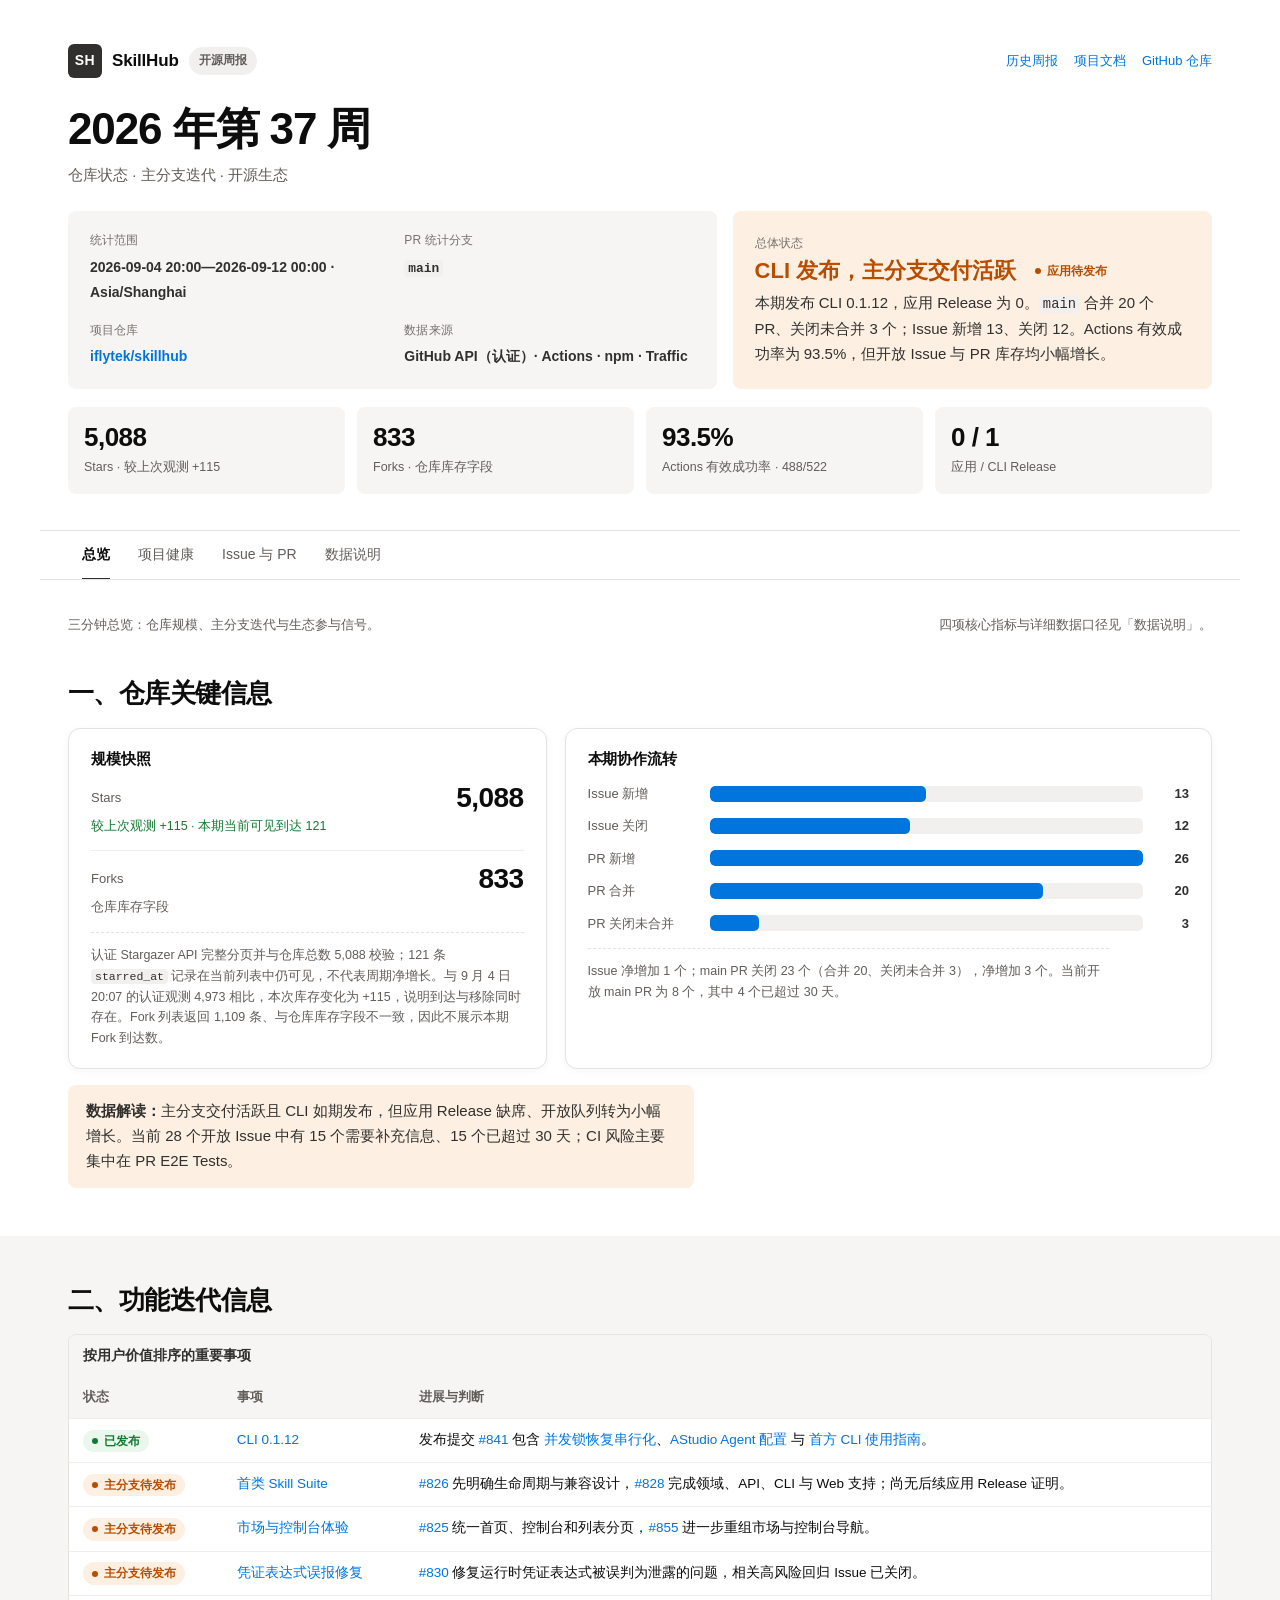
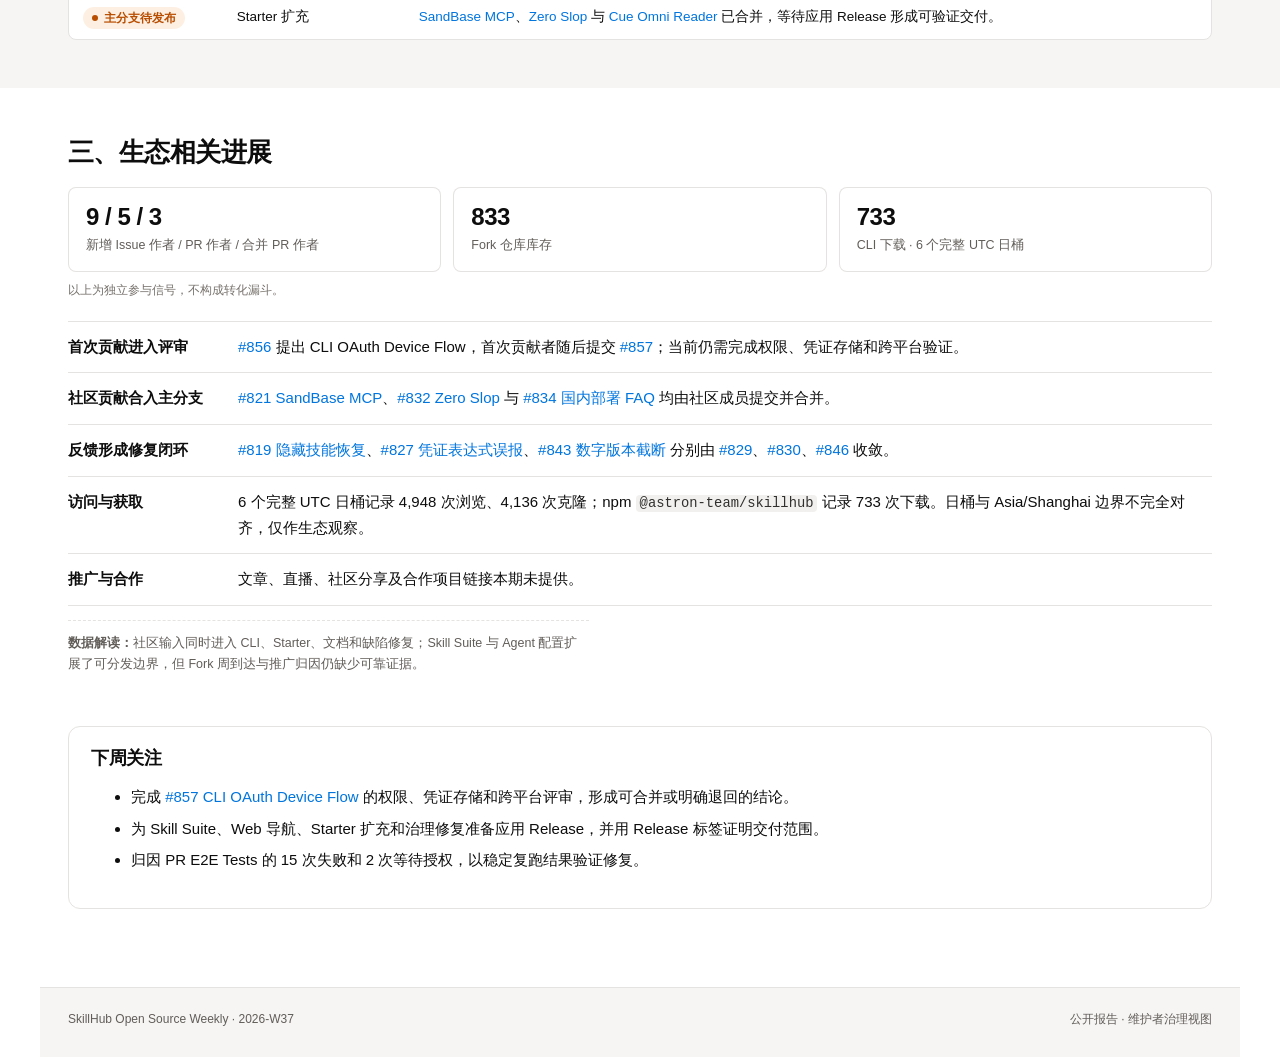
<file: site/reports/2026-W37/index.html>
<!doctype html>
<html lang="zh-CN">
<head>
  <meta charset="utf-8">
  <meta name="viewport" content="width=device-width,initial-scale=1">
  <meta name="description" content="SkillHub 2026 年第 37 周开源周报：仓库状态、主分支迭代与生态进展。">
  <title>SkillHub 开源周报｜2026 年第 37 周</title>
  <script>document.documentElement.classList.add('js')</script>
  <style data-report-theme="notion-light">
:root {
  color-scheme: light;
  --page: #ffffff;
  --paper: #ffffff;
  --warm: #f6f5f4;
  --ink: #0d0d0d;
  --ink-soft: #31302e;
  --muted: #615d59;
  --faint: #76716c;
  --line: #e5e3e1;
  --line-soft: #efeeec;
  --blue: #0075de;
  --blue-active: #005bab;
  --blue-soft: #f2f9ff;
  --green: #147a33;
  --green-soft: #e9f7ec;
  --orange: #b84d00;
  --orange-soft: #fdf0e3;
  --red: #b52d25;
  --red-soft: #fdecea;
  --neutral-soft: #f1f0ef;
  --focus: #097fe8;
  --radius-sm: 8px;
  --radius: 12px;
  --shadow: 0 2px 8px rgb(0 0 0 / 4%);
}

* {
  box-sizing: border-box;
}

html {
  scroll-behavior: smooth;
}

body {
  margin: 0;
  background: var(--page);
  color: var(--ink);
  font: 15px/1.65 Inter, -apple-system, BlinkMacSystemFont, "Segoe UI",
    "PingFang SC", "Hiragino Sans GB", "Microsoft YaHei", sans-serif;
  text-rendering: optimizeLegibility;
  -webkit-font-smoothing: antialiased;
}

a {
  color: var(--blue);
  text-decoration: none;
  text-underline-offset: 3px;
}

a:hover {
  color: var(--blue-active);
  text-decoration: underline;
}

button,
a {
  -webkit-tap-highlight-color: transparent;
}

:focus-visible {
  outline: 2px solid var(--focus);
  outline-offset: 3px;
}

code {
  padding: 1px 4px;
  border-radius: 4px;
  background: var(--neutral-soft);
  color: var(--ink-soft);
  font-size: .92em;
}

.skip-link {
  position: fixed;
  z-index: 30;
  top: 8px;
  left: -999px;
  padding: 8px 12px;
  border-radius: 4px;
  background: var(--ink-soft);
  color: #fff;
}

.skip-link:focus {
  left: 8px;
}

.report {
  width: min(1200px, 100%);
  min-height: 100vh;
  margin: 0 auto;
  background: var(--paper);
}

.masthead {
  padding: 44px 28px 36px;
  border-bottom: 1px solid var(--line);
}

.topline {
  display: flex;
  align-items: center;
  justify-content: space-between;
  gap: 18px;
  margin-bottom: 26px;
}

.brand {
  display: flex;
  align-items: center;
  gap: 10px;
  color: var(--ink);
}

.brand-mark {
  display: inline-flex;
  width: 34px;
  height: 34px;
  align-items: center;
  justify-content: center;
  border-radius: 6px;
  background: var(--ink-soft);
  color: #fff;
  font-size: 14px;
  font-weight: 700;
  letter-spacing: .04em;
}

.brand-name {
  font-size: 17px;
  font-weight: 700;
  letter-spacing: -.01em;
}

.brand-tag {
  padding: 4px 10px;
  border-radius: 9999px;
  background: var(--neutral-soft);
  color: var(--muted);
  font-size: 12px;
  font-weight: 600;
}

.utility-links {
  display: flex;
  flex-wrap: wrap;
  gap: 16px;
  font-size: 13px;
}

h1,
h2,
h3 {
  text-wrap: balance;
}

h1 {
  max-width: 820px;
  margin: 0;
  color: var(--ink);
  font-size: clamp(32px, 4vw, 44px);
  line-height: 1.15;
  letter-spacing: -.025em;
}

.report-sub {
  margin: 8px 0 24px;
  color: var(--muted);
  font-size: 15px;
}

.header-grid {
  display: grid;
  grid-template-columns: 1.15fr .85fr;
  gap: 16px;
}

.meta-card,
.headline {
  border-radius: var(--radius-sm);
  padding: 20px 22px;
}

.meta-card {
  background: var(--warm);
}

.meta-grid {
  display: grid;
  grid-template-columns: 1fr 1fr;
  gap: 16px 24px;
}

.meta-item .key,
.headline-label {
  display: block;
  margin-bottom: 4px;
  color: var(--faint);
  font-size: 12px;
  font-weight: 500;
  letter-spacing: .01em;
}

.meta-item .value {
  color: var(--ink-soft);
  font-size: 14px;
  font-weight: 600;
}

.period {
  margin: 0;
}

.headline {
  display: flex;
  flex-direction: column;
  justify-content: center;
  margin: 0;
  border: 0;
  background: var(--orange-soft);
  color: var(--ink-soft);
}

.headline-status {
  display: flex;
  align-items: center;
  gap: 10px;
  margin-bottom: 7px;
}

.headline-status strong {
  color: var(--orange);
  font-size: 22px;
  line-height: 1.2;
}

.headline p {
  margin: 0;
  max-width: 60ch;
}

.metrics {
  display: grid;
  grid-template-columns: repeat(4, 1fr);
  gap: 12px;
  margin-top: 18px;
  border: 0;
}

.metric {
  min-width: 0;
  padding: 16px;
  border: 0;
  border-radius: var(--radius-sm);
  background: var(--warm);
}

.metric strong {
  display: block;
  color: var(--ink);
  font-size: 26px;
  line-height: 1.15;
  letter-spacing: -.02em;
  font-variant-numeric: tabular-nums;
}

.metric span {
  display: block;
  margin-top: 4px;
  color: var(--muted);
  font-size: 12.5px;
}

.tabs-wrap {
  position: sticky;
  z-index: 20;
  top: 0;
  overflow-x: auto;
  border-bottom: 1px solid var(--line);
  background: rgb(255 255 255 / 97%);
  backdrop-filter: saturate(1.1) blur(5px);
}

.tabs {
  display: flex;
  min-width: max-content;
  padding: 0 28px;
}

.tab {
  position: relative;
  min-height: 48px;
  padding: 0 14px;
  border: 0;
  background: transparent;
  color: var(--muted);
  cursor: pointer;
  font: inherit;
  font-size: 14px;
  font-weight: 500;
}

.tab::after {
  position: absolute;
  right: 14px;
  bottom: -1px;
  left: 14px;
  height: 2px;
  background: transparent;
  content: "";
}

.tab:hover,
.tab[aria-selected="true"] {
  color: var(--ink);
}

.tab[aria-selected="true"] {
  font-weight: 600;
}

.tab[aria-selected="true"]::after {
  background: var(--ink-soft);
}

main {
  padding: 0 28px 48px;
}

.tab-panel {
  padding-top: 4px;
}

.js .tab-panel[hidden] {
  display: none;
}

.panel-intro {
  display: flex;
  justify-content: space-between;
  gap: 24px;
  margin: 30px 0 0;
  color: var(--muted);
  font-size: 13px;
}

.panel-intro p {
  margin: 0;
}

section.report-section {
  margin: 0;
  padding: 48px 0;
  border: 0;
}

.tab-panel > section.report-section:nth-of-type(even) {
  background: var(--warm);
  box-shadow: 0 0 0 100vmax var(--warm);
  clip-path: inset(0 -100vmax);
}

section.report-section:first-of-type {
  padding-top: 42px;
}

h2 {
  margin: 0 0 18px;
  color: var(--ink);
  font-size: 26px;
  line-height: 1.25;
  letter-spacing: -.02em;
}

h3 {
  margin: 30px 0 12px;
  color: var(--ink);
  font-size: 18px;
  line-height: 1.35;
  letter-spacing: -.01em;
}

p {
  max-width: 75ch;
  text-wrap: pretty;
}

.section-lead {
  margin: -7px 0 18px;
  color: var(--muted);
}

.table-wrap {
  overflow-x: auto;
  border: 1px solid var(--line);
  border-radius: var(--radius-sm);
  background: var(--paper);
}

table {
  width: 100%;
  min-width: 680px;
  border-collapse: collapse;
  font-size: 13.5px;
}

caption {
  padding: 10px 14px;
  background: var(--warm);
  color: var(--ink-soft);
  font-weight: 600;
  text-align: left;
}

th,
td {
  padding: 10px 14px;
  border-bottom: 1px solid var(--line-soft);
  vertical-align: top;
  text-align: left;
}

th {
  background: var(--warm);
  color: var(--muted);
  font-size: 12.5px;
  font-weight: 600;
  white-space: nowrap;
}

tbody tr:last-child td {
  border-bottom: 0;
}

tbody tr:hover {
  background: #faf9f8;
}

.number {
  text-align: right;
  white-space: nowrap;
  font-variant-numeric: tabular-nums;
}

.status,
.value-level {
  display: inline-flex;
  align-items: center;
  gap: 6px;
  min-width: 25px;
  padding: 4px 9px;
  border: 0;
  border-radius: 9999px;
  font-size: 12px;
  font-weight: 600;
  line-height: 1.2;
  white-space: nowrap;
}

.status::before {
  width: 6px;
  height: 6px;
  border-radius: 50%;
  background: currentColor;
  content: "";
}

.status.ok {
  background: var(--green-soft);
  color: var(--green);
}

.status.warn {
  background: var(--orange-soft);
  color: var(--orange);
}

.status.risk {
  background: var(--red-soft);
  color: var(--red);
}

.value-a {
  background: var(--red-soft);
  color: var(--red);
}

.value-b {
  background: var(--orange-soft);
  color: var(--orange);
}

.value-c {
  background: var(--blue-soft);
  color: var(--blue-active);
}

.value-d {
  background: var(--neutral-soft);
  color: var(--muted);
}

.risk-note {
  margin: 16px 0 0;
  padding: 14px 18px;
  border: 0;
  border-radius: var(--radius-sm);
  background: var(--orange-soft);
  color: var(--ink-soft);
}

.repo-visuals {
  display: grid;
  grid-template-columns: minmax(280px, .85fr) minmax(0, 1.15fr);
  gap: 18px;
}

.snapshot-list {
  display: grid;
  gap: 0;
}

.snapshot-row {
  display: grid;
  grid-template-columns: minmax(90px, 1fr) auto;
  gap: 4px 16px;
  align-items: center;
  padding: 13px 0;
  border-bottom: 1px solid var(--line-soft);
}

.snapshot-row:first-child {
  padding-top: 0;
}

.snapshot-row:last-child {
  padding-bottom: 0;
  border-bottom: 0;
}

.snapshot-row .snapshot-label {
  color: var(--muted);
  font-size: 13px;
}

.snapshot-row strong {
  color: var(--ink);
  font-size: 28px;
  line-height: 1.05;
  letter-spacing: -.02em;
  font-variant-numeric: tabular-nums;
}

.snapshot-row .snapshot-change {
  grid-column: 1 / -1;
  color: var(--muted);
  font-size: 12.5px;
}

.snapshot-row .snapshot-change.positive {
  color: var(--green);
}

.snapshot-row .snapshot-change.missing {
  color: var(--orange);
}

.chart-note {
  margin: 14px 0 0;
  padding-top: 12px;
  border-top: 1px dashed var(--line);
  color: var(--muted);
  font-size: 12.5px;
}

.ecosystem-signals {
  display: grid;
  grid-template-columns: repeat(3, minmax(0, 1fr));
  gap: 12px;
  margin-bottom: 20px;
}

.ecosystem-signal {
  padding: 16px 18px;
  border-radius: var(--radius-sm);
  background: var(--paper);
  box-shadow: inset 0 0 0 1px var(--line);
}

.ecosystem-signal strong {
  display: block;
  color: var(--ink);
  font-size: 24px;
  line-height: 1.15;
  letter-spacing: -.02em;
  font-variant-numeric: tabular-nums;
}

.ecosystem-signal span {
  display: block;
  margin-top: 5px;
  color: var(--muted);
  font-size: 12.5px;
}

.ecosystem-signal-note {
  grid-column: 1 / -1;
  margin: -3px 0 0;
  color: var(--faint);
  font-size: 12px;
}

.ecosystem-list,
.method-list {
  margin: 0;
  padding: 0;
  border-top: 1px solid var(--line);
  list-style: none;
}

.ecosystem-list li,
.method-list li {
  display: grid;
  grid-template-columns: 150px 1fr;
  gap: 20px;
  padding: 13px 0;
  border-bottom: 1px solid var(--line);
}

.method-list li {
  grid-template-columns: 180px 1fr;
}

.ecosystem-list strong,
.method-list strong {
  color: var(--ink);
}

.next-actions {
  margin: 4px 0 30px;
  padding: 20px 22px;
  border: 1px solid var(--line);
  border-radius: var(--radius);
  background: var(--paper);
}

.next-actions h2 {
  margin-bottom: 8px;
  font-size: 18px;
}

.next-actions ol {
  margin: 0;
  padding-left: 22px;
}

.next-actions li {
  margin: 7px 0;
}

.health-cards {
  display: grid;
  grid-template-columns: repeat(auto-fit, minmax(280px, 1fr));
  gap: 16px;
}

.health-card,
.chart-box,
.health-note {
  border: 1px solid var(--line);
  border-radius: var(--radius);
  background: var(--paper);
  box-shadow: var(--shadow);
}

.health-card {
  display: flex;
  flex-direction: column;
  gap: 9px;
  padding: 20px 22px;
}

.health-card .top {
  display: flex;
  align-items: center;
  justify-content: space-between;
  gap: 10px;
}

.health-card .name {
  color: var(--ink);
  font-size: 15px;
  font-weight: 700;
}

.health-card .health-metric {
  color: var(--ink);
  font-size: 27px;
  font-weight: 700;
  line-height: 1.1;
  letter-spacing: -.02em;
  font-variant-numeric: tabular-nums;
}

.health-card .health-metric small {
  color: var(--muted);
  font-size: 13px;
  font-weight: 500;
  letter-spacing: 0;
}

.health-card p {
  margin: 0;
  color: var(--ink-soft);
  font-size: 13.5px;
}

.health-card .detail {
  padding-top: 9px;
  border-top: 1px dashed var(--line);
  color: var(--muted);
  font-size: 12.5px;
}

.segbar {
  display: flex;
  height: 24px;
  overflow: hidden;
  margin: 15px 0 10px;
  border-radius: 6px;
  background: var(--neutral-soft);
}

.segbar > span {
  min-width: 2px;
  height: 100%;
}

.seg-success {
  background: #1aae39;
}

.seg-failure {
  background: #e16259;
}

.seg-auth {
  background: #e8a94b;
}

.seg-skipped {
  background: #d6d2cd;
}

.seg-cancelled {
  background: #8e8984;
}

.chart-legend {
  display: flex;
  flex-wrap: wrap;
  gap: 8px 20px;
  color: var(--muted);
  font-size: 13px;
}

.chart-legend span {
  display: inline-flex;
  align-items: center;
  gap: 7px;
}

.chart-legend i {
  width: 10px;
  height: 10px;
  border-radius: 3px;
}

.chart-legend b {
  color: var(--ink-soft);
  font-variant-numeric: tabular-nums;
}

.chart-grid {
  display: grid;
  grid-template-columns: repeat(2, minmax(0, 1fr));
  gap: 18px;
}

.chart-box {
  padding: 20px 22px;
}

.chart-box h3 {
  margin: 0 0 14px;
  font-size: 15px;
}

.bars {
  display: grid;
  gap: 11px;
}

.bar-row {
  display: grid;
  grid-template-columns: 88px 1fr 42px;
  gap: 10px;
  align-items: center;
  font-size: 13px;
}

.repo-visuals .bar-row {
  grid-template-columns: 112px 1fr 36px;
}

.bar-label {
  color: var(--muted);
  white-space: nowrap;
}

.bar-track {
  height: 16px;
  overflow: hidden;
  border-radius: 5px;
  background: var(--neutral-soft);
}

.bar-fill {
  display: block;
  height: 100%;
  min-width: 2px;
  border-radius: 5px;
  background: var(--blue);
}

.bar-fill.hot {
  background: var(--orange);
}

.bar-value {
  color: var(--ink-soft);
  font-weight: 700;
  text-align: right;
  font-variant-numeric: tabular-nums;
}

.donut-layout {
  display: grid;
  grid-template-columns: 150px 1fr;
  gap: 22px;
  align-items: center;
}

.donut {
  position: relative;
  width: 142px;
  height: 142px;
  border-radius: 50%;
  background: conic-gradient(var(--orange) 0 var(--value), #d6d2cd var(--value) 100%);
}

.donut::after {
  position: absolute;
  inset: 24px;
  border-radius: 50%;
  background: var(--paper);
  content: "";
}

.donut-center {
  position: absolute;
  z-index: 1;
  inset: 0;
  display: flex;
  flex-direction: column;
  align-items: center;
  justify-content: center;
}

.donut-center strong {
  color: var(--ink);
  font-size: 26px;
  line-height: 1.1;
}

.donut-center span {
  color: var(--muted);
  font-size: 12px;
}

.donut-copy p {
  margin: 0 0 9px;
  color: var(--ink-soft);
  font-size: 13.5px;
}

.donut-copy p:last-child {
  margin-bottom: 0;
}

.health-grid {
  display: grid;
  grid-template-columns: repeat(2, minmax(0, 1fr));
  gap: 18px;
  margin-top: 18px;
}

.chart-box + .table-wrap {
  margin-top: 18px;
}

.health-note {
  padding: 18px;
}

.health-note h3 {
  margin: 0 0 7px;
  font-size: 15px;
}

.health-note p {
  margin: 0;
  color: var(--ink-soft);
}

.flow-summary {
  display: grid;
  grid-template-columns: repeat(2, minmax(0, 1fr));
  gap: 12px;
  margin: 18px 0 24px;
}

.flow-item {
  padding: 16px 18px;
  border-radius: var(--radius-sm);
  background: var(--warm);
}

.flow-item strong {
  display: block;
  color: var(--ink);
  font-size: 20px;
  font-variant-numeric: tabular-nums;
}

.flow-item span {
  color: var(--muted);
  font-size: 12.5px;
}

details {
  margin-top: 16px;
  border: 1px solid var(--line);
  border-radius: var(--radius);
  background: var(--paper);
}

summary {
  padding: 14px 18px;
  color: var(--ink-soft);
  cursor: pointer;
  font-weight: 700;
}

.details-body {
  padding: 0 18px 16px;
}

footer {
  display: flex;
  justify-content: space-between;
  gap: 24px;
  padding: 22px 28px 28px;
  border-top: 1px solid var(--line);
  background: var(--warm);
  color: var(--muted);
  font-size: 12px;
}

.sr-only {
  position: absolute;
  width: 1px;
  height: 1px;
  padding: 0;
  margin: -1px;
  overflow: hidden;
  clip: rect(0, 0, 0, 0);
  white-space: nowrap;
  border: 0;
}

@media (max-width: 760px) {
  .masthead,
  main,
  footer {
    padding-right: 18px;
    padding-left: 18px;
  }

  .topline,
  footer,
  .panel-intro {
    align-items: flex-start;
    flex-direction: column;
    gap: 8px;
  }

  .header-grid,
  .meta-grid,
  .repo-visuals,
  .chart-grid,
  .health-grid,
  .flow-summary {
    grid-template-columns: 1fr;
  }

  .header-grid > *,
  .meta-item {
    min-width: 0;
  }

  .meta-item .value {
    overflow-wrap: anywhere;
  }

  .metrics {
    grid-template-columns: repeat(2, 1fr);
  }

  .tabs {
    padding: 0 6px;
  }

  section.report-section {
    padding: 38px 0;
  }

  .ecosystem-list li,
  .method-list li {
    grid-template-columns: 1fr;
    gap: 3px;
  }

  .ecosystem-signals {
    grid-template-columns: 1fr;
  }

  .ecosystem-signal-note {
    grid-column: auto;
  }

  .donut-layout {
    grid-template-columns: 1fr;
    justify-items: center;
  }

  .donut-copy {
    text-align: center;
  }
}

@media (max-width: 430px) {
  h1 {
    font-size: 30px;
    overflow-wrap: anywhere;
  }

  .bar-row {
    grid-template-columns: 76px 1fr 32px;
    gap: 7px;
  }

  .repo-visuals .bar-row {
    grid-template-columns: 98px 1fr 28px;
  }
}

@media (prefers-reduced-motion: reduce) {
  html {
    scroll-behavior: auto;
  }
}

@media print {
  @page {
    size: A4;
    margin: 13mm;
  }

  body {
    background: #fff;
    font-size: 10px;
  }

  .report {
    width: 100%;
  }

  .masthead,
  main,
  footer {
    padding-right: 0;
    padding-left: 0;
  }

  .tabs-wrap,
  .skip-link,
  .utility-links {
    display: none !important;
  }

  .tab-panel[hidden] {
    display: block !important;
  }

  .tab-panel {
    break-before: page;
  }

  .tab-panel:first-child {
    break-before: auto;
  }

  .tab-panel > section.report-section:nth-of-type(even) {
    background: #fff;
    box-shadow: none;
    clip-path: none;
  }

  section.report-section {
    padding: 16px 0;
  }

  h1 {
    font-size: 27px;
  }

  h2,
  h3,
  tr,
  .health-card,
  .health-note,
  .chart-box,
  .next-actions {
    break-inside: avoid;
  }

  table {
    min-width: 0;
    font-size: 8px;
  }

  th,
  td {
    padding: 5px 6px;
  }

  .health-card,
  .health-note,
  .chart-box {
    box-shadow: none;
  }

  .segbar,
  .bar-fill,
  .donut,
  .status,
  .value-level,
  .metric,
  .headline {
    print-color-adjust: exact;
    -webkit-print-color-adjust: exact;
  }
}
  </style>
  <noscript>
    <style>
      .tabs-wrap { display: none !important; }
      .tab-panel[hidden] { display: block !important; }
    </style>
  </noscript>
</head>
<body>
  <a class="skip-link" href="#report-content">跳到报告正文</a>
  <article class="report"
    data-period-start="2026-09-04T20:00:00+08:00"
    data-period-end="2026-09-12T00:00:00+08:00"
    data-period-boundary="[)"
    data-period-status="extended"
    data-snapshot-at="2026-09-13T12:02:08+08:00"
    data-pr-target-branch="main"
    data-star-evidence="current-visible-arrivals"
    data-star-api-status="success"
    data-star-arrivals="121"
    data-star-observed-total="5088"
    data-star-observed-at="2026-09-13T12:01:18+08:00"
    data-star-previous-observed-total="4973"
    data-star-previous-observed-at="2026-09-04T20:07:25+08:00"
    data-star-observation-delta="+115"
    data-star-start-at=""
    data-star-end-at="">
    <header class="masthead">
      <div class="topline">
        <div class="brand">
          <span class="brand-mark" aria-hidden="true">SH</span>
          <span class="brand-name">SkillHub</span>
          <span class="brand-tag">开源周报</span>
        </div>
        <nav class="utility-links" aria-label="站点链接">
          <a href="../../archive.html">历史周报</a>
          <a href="https://iflytek.github.io/skillhub/">项目文档</a>
          <a href="https://github.com/iflytek/skillhub">GitHub 仓库</a>
        </nav>
      </div>
      <h1>2026 年第 37 周</h1>
      <p class="report-sub">仓库状态 · 主分支迭代 · 开源生态</p>
      <div class="header-grid">
        <div class="meta-card">
          <div class="meta-grid">
            <div class="meta-item"><span class="key">统计范围</span><span class="value">2026-09-04 20:00—2026-09-12 00:00 · Asia/Shanghai</span></div>
            <div class="meta-item"><span class="key">PR 统计分支</span><span class="value"><code>main</code></span></div>
            <div class="meta-item"><span class="key">项目仓库</span><span class="value"><a href="https://github.com/iflytek/skillhub">iflytek/skillhub</a></span></div>
            <div class="meta-item"><span class="key">数据来源</span><span class="value">GitHub API（认证）· Actions · npm · Traffic</span></div>
          </div>
        </div>
        <div class="headline">
          <span class="headline-label">总体状态</span>
          <div class="headline-status"><strong>CLI 发布，主分支交付活跃</strong><span class="status warn">应用待发布</span></div>
          <p>本期发布 CLI 0.1.12，应用 Release 为 0。<code>main</code> 合并 20 个 PR、关闭未合并 3 个；Issue 新增 13、关闭 12。Actions 有效成功率为 93.5%，但开放 Issue 与 PR 库存均小幅增长。</p>
        </div>
      </div>
      <div class="metrics" aria-label="四项核心指标">
        <div class="metric"><strong>5,088</strong><span>Stars · 较上次观测 +115</span></div>
        <div class="metric"><strong>833</strong><span>Forks · 仓库库存字段</span></div>
        <div class="metric"><strong>93.5%</strong><span>Actions 有效成功率 · 488/522</span></div>
        <div class="metric"><strong>0 / 1</strong><span>应用 / CLI Release</span></div>
      </div>
    </header>

    <div class="tabs-wrap">
      <nav class="tabs" role="tablist" aria-label="周报视图">
        <button class="tab" id="tab-overview" type="button" role="tab" aria-selected="true" aria-controls="panel-overview" tabindex="0" data-tab="overview">总览</button>
        <button class="tab" id="tab-health" type="button" role="tab" aria-selected="false" aria-controls="panel-health" tabindex="-1" data-tab="health">项目健康</button>
        <button class="tab" id="tab-flow" type="button" role="tab" aria-selected="false" aria-controls="panel-flow" tabindex="-1" data-tab="flow">Issue 与 PR</button>
        <button class="tab" id="tab-method" type="button" role="tab" aria-selected="false" aria-controls="panel-method" tabindex="-1" data-tab="method">数据说明</button>
      </nav>
    </div>

    <main id="report-content">
      <div class="tab-panel" id="panel-overview" role="tabpanel" tabindex="0" aria-labelledby="tab-overview" data-panel="overview">
        <div class="panel-intro"><p>三分钟总览：仓库规模、主分支迭代与生态参与信号。</p><p>四项核心指标与详细数据口径见「数据说明」。</p></div>

        <section class="report-section" data-module="repository-summary" aria-labelledby="repository-title">
          <h2 id="repository-title">一、仓库关键信息</h2>
          <div class="repo-visuals">
            <div class="chart-box" data-module="repository-scale">
              <h3>规模快照</h3>
              <div class="snapshot-list">
                <div class="snapshot-row"><span class="snapshot-label">Stars</span><strong>5,088</strong><span class="snapshot-change positive">较上次观测 +115 · 本期当前可见到达 121</span></div>
                <div class="snapshot-row"><span class="snapshot-label">Forks</span><strong>833</strong><span class="snapshot-change">仓库库存字段</span></div>
              </div>
              <p class="chart-note">认证 Stargazer API 完整分页并与仓库总数 5,088 校验；121 条 <code>starred_at</code> 记录在当前列表中仍可见，不代表周期净增长。与 9 月 4 日 20:07 的认证观测 4,973 相比，本次库存变化为 +115，说明到达与移除同时存在。Fork 列表返回 1,109 条、与仓库库存字段不一致，因此不展示本期 Fork 到达数。</p>
            </div>
            <div class="chart-box" data-module="weekly-collaboration-chart">
              <h3>本期协作流转</h3>
              <div class="bars" role="img" aria-label="W37 协作流转：Issue 新增 13 个、关闭 12 个；目标为 main 的 PR 新增 26 个、合并 20 个、关闭未合并 3 个">
                <div class="bar-row"><span class="bar-label">Issue 新增</span><span class="bar-track"><span class="bar-fill" style="width:50%"></span></span><span class="bar-value">13</span></div>
                <div class="bar-row"><span class="bar-label">Issue 关闭</span><span class="bar-track"><span class="bar-fill" style="width:46.2%"></span></span><span class="bar-value">12</span></div>
                <div class="bar-row"><span class="bar-label">PR 新增</span><span class="bar-track"><span class="bar-fill" style="width:100%"></span></span><span class="bar-value">26</span></div>
                <div class="bar-row"><span class="bar-label">PR 合并</span><span class="bar-track"><span class="bar-fill" style="width:76.9%"></span></span><span class="bar-value">20</span></div>
                <div class="bar-row"><span class="bar-label">PR 关闭未合并</span><span class="bar-track"><span class="bar-fill" style="width:11.5%"></span></span><span class="bar-value">3</span></div>
              </div>
              <p class="chart-note">Issue 净增加 1 个；main PR 关闭 23 个（合并 20、关闭未合并 3），净增加 3 个。当前开放 main PR 为 8 个，其中 4 个已超过 30 天。</p>
            </div>
          </div>
          <p class="risk-note"><strong>数据解读：</strong>主分支交付活跃且 CLI 如期发布，但应用 Release 缺席、开放队列转为小幅增长。当前 28 个开放 Issue 中有 15 个需要补充信息、15 个已超过 30 天；CI 风险主要集中在 PR E2E Tests。</p>
        </section>

        <section class="report-section" data-module="feature-iterations" aria-labelledby="feature-title">
          <h2 id="feature-title">二、功能迭代信息</h2>
          <div class="table-wrap"><table><caption>按用户价值排序的重要事项</caption><thead><tr><th>状态</th><th>事项</th><th>进展与判断</th></tr></thead><tbody>
            <tr><td><span class="status ok">已发布</span></td><td><a href="https://github.com/iflytek/skillhub/releases/tag/cli-v0.1.12">CLI 0.1.12</a></td><td>发布提交 <a href="https://github.com/iflytek/skillhub/pull/841">#841</a> 包含 <a href="https://github.com/iflytek/skillhub/pull/839">并发锁恢复串行化</a>、<a href="https://github.com/iflytek/skillhub/pull/840">AStudio Agent 配置</a> 与 <a href="https://github.com/iflytek/skillhub/pull/836">首方 CLI 使用指南</a>。</td></tr>
            <tr><td><span class="status warn">主分支待发布</span></td><td><a href="https://github.com/iflytek/skillhub/pull/828">首类 Skill Suite</a></td><td><a href="https://github.com/iflytek/skillhub/pull/826">#826</a> 先明确生命周期与兼容设计，<a href="https://github.com/iflytek/skillhub/pull/828">#828</a> 完成领域、API、CLI 与 Web 支持；尚无后续应用 Release 证明。</td></tr>
            <tr><td><span class="status warn">主分支待发布</span></td><td><a href="https://github.com/iflytek/skillhub/pull/825">市场与控制台体验</a></td><td><a href="https://github.com/iflytek/skillhub/pull/825">#825</a> 统一首页、控制台和列表分页，<a href="https://github.com/iflytek/skillhub/pull/855">#855</a> 进一步重组市场与控制台导航。</td></tr>
            <tr><td><span class="status warn">主分支待发布</span></td><td><a href="https://github.com/iflytek/skillhub/issues/827">凭证表达式误报修复</a></td><td><a href="https://github.com/iflytek/skillhub/pull/830">#830</a> 修复运行时凭证表达式被误判为泄露的问题，相关高风险回归 Issue 已关闭。</td></tr>
            <tr><td><span class="status warn">主分支待发布</span></td><td>Starter 扩充</td><td><a href="https://github.com/iflytek/skillhub/pull/821">SandBase MCP</a>、<a href="https://github.com/iflytek/skillhub/pull/832">Zero Slop</a> 与 <a href="https://github.com/iflytek/skillhub/pull/845">Cue Omni Reader</a> 已合并，等待应用 Release 形成可验证交付。</td></tr>
          </tbody></table></div>
        </section>

        <section class="report-section" data-module="ecosystem-progress" aria-labelledby="ecosystem-title">
          <h2 id="ecosystem-title">三、生态相关进展</h2>
          <div class="ecosystem-signals" data-module="ecosystem-signals" role="img" aria-label="W37 开源生态参与信号：新增 Issue 作者 9 位、新增 main PR 作者 5 位、本期合并 PR 作者 3 位；仓库 Fork 库存 833；SkillHub CLI 6 个完整 UTC 日桶下载 733 次">
            <div class="ecosystem-signal"><strong>9 / 5 / 3</strong><span>新增 Issue 作者 / PR 作者 / 合并 PR 作者</span></div>
            <div class="ecosystem-signal"><strong>833</strong><span>Fork 仓库库存</span></div>
            <div class="ecosystem-signal"><strong>733</strong><span>CLI 下载 · 6 个完整 UTC 日桶</span></div>
            <p class="ecosystem-signal-note">以上为独立参与信号，不构成转化漏斗。</p>
          </div>
          <ul class="ecosystem-list">
            <li><strong>首次贡献进入评审</strong><span><a href="https://github.com/iflytek/skillhub/issues/856">#856</a> 提出 CLI OAuth Device Flow，首次贡献者随后提交 <a href="https://github.com/iflytek/skillhub/pull/857">#857</a>；当前仍需完成权限、凭证存储和跨平台验证。</span></li>
            <li><strong>社区贡献合入主分支</strong><span><a href="https://github.com/iflytek/skillhub/pull/821">#821 SandBase MCP</a>、<a href="https://github.com/iflytek/skillhub/pull/832">#832 Zero Slop</a> 与 <a href="https://github.com/iflytek/skillhub/pull/834">#834 国内部署 FAQ</a> 均由社区成员提交并合并。</span></li>
            <li><strong>反馈形成修复闭环</strong><span><a href="https://github.com/iflytek/skillhub/issues/819">#819 隐藏技能恢复</a>、<a href="https://github.com/iflytek/skillhub/issues/827">#827 凭证表达式误报</a>、<a href="https://github.com/iflytek/skillhub/issues/843">#843 数字版本截断</a> 分别由 <a href="https://github.com/iflytek/skillhub/pull/829">#829</a>、<a href="https://github.com/iflytek/skillhub/pull/830">#830</a>、<a href="https://github.com/iflytek/skillhub/pull/846">#846</a> 收敛。</span></li>
            <li><strong>访问与获取</strong><span>6 个完整 UTC 日桶记录 4,948 次浏览、4,136 次克隆；npm <code>@astron-team/skillhub</code> 记录 733 次下载。日桶与 Asia/Shanghai 边界不完全对齐，仅作生态观察。</span></li>
            <li><strong>推广与合作</strong><span>文章、直播、社区分享及合作项目链接本期未提供。</span></li>
          </ul>
          <p class="chart-note"><strong>数据解读：</strong>社区输入同时进入 CLI、Starter、文档和缺陷修复；Skill Suite 与 Agent 配置扩展了可分发边界，但 Fork 周到达与推广归因仍缺少可靠证据。</p>
        </section>

        <aside class="next-actions" data-module="next-actions" aria-labelledby="next-title"><h2 id="next-title">下周关注</h2><ul class="next-list">
          <li>完成 <a href="https://github.com/iflytek/skillhub/pull/857">#857 CLI OAuth Device Flow</a> 的权限、凭证存储和跨平台评审，形成可合并或明确退回的结论。</li>
          <li>为 Skill Suite、Web 导航、Starter 扩充和治理修复准备应用 Release，并用 Release 标签证明交付范围。</li>
          <li>归因 PR E2E Tests 的 15 次失败和 2 次等待授权，以稳定复跑结果验证修复。</li>
        </ul></aside>
      </div>

      <div class="tab-panel" id="panel-health" role="tabpanel" tabindex="0" aria-labelledby="tab-health" data-panel="health" hidden>
        <div class="panel-intro"><p>项目健康详情：区分执行稳定性、交付状态与当前开放队列。</p><p>流水线成功只说明工作流执行结果，不代表公开漏洞数量为 0。</p></div>
        <section class="report-section" data-module="health-summary" aria-labelledby="health-summary-title"><h2 id="health-summary-title">项目健康状态</h2><div class="health-cards">
          <article class="health-card"><div class="top"><span class="name">工程稳定性</span><span class="status warn">需关注</span></div><div class="health-metric">93.5% <small>488/522</small></div><p>有效运行成功 488 次、失败 34 次。</p><div class="detail">本期 Actions 共 769 条：另有等待授权 16、条件跳过 209、取消 22。</div></article>
          <article class="health-card"><div class="top"><span class="name">安全流水线</span><span class="status warn">有缺口</span></div><div class="health-metric">101 / 103 <small>有效运行成功</small></div><p>Security 工作流失败 2 次。</p><div class="detail">另有等待授权 4 次、条件跳过 63 次；执行结果不等同于漏洞数量为 0，私有安全告警未取得。</div></article>
          <article class="health-card"><div class="top"><span class="name">自动化运营</span><span class="status warn">有跳过</span></div><div class="health-metric">29 / 29 <small>Backlog Rescore</small></div><p>Issue Triage 成功 14 次。</p><div class="detail">Issue Triage 另有条件跳过 28 次、取消 1 次；跳过反映自动化覆盖边界。</div></article>
          <article class="health-card"><div class="top"><span class="name">Release 交付</span><span class="status warn">应用缺席</span></div><div class="health-metric">0 / 1 <small>应用 / CLI</small></div><p><a href="https://github.com/iflytek/skillhub/releases/tag/cli-v0.1.12">CLI 0.1.12</a> 在本期发布；应用无新 Release。</p><div class="detail">截至 9 月 13 日 12:02 快照，没有统计边界后的新 Release。</div></article>
          <article class="health-card"><div class="top"><span class="name">Issue 治理</span><span class="status warn">轻微增长</span></div><div class="health-metric">+1 <small>本期净流量</small></div><p>新增 13、关闭 12；当前开放 28 个。</p><div class="detail">其中 15 个带 <code>needs-info</code>，占 53.6%；≥30 天 Issue 有 15 个。</div></article>
          <article class="health-card"><div class="top"><span class="name">PR 治理</span><span class="status warn">库存增长</span></div><div class="health-metric">+3 <small>本期净流量</small></div><p>main：新增 26、合并 20、关闭未合并 3。</p><div class="detail">当前开放 main PR 8 个，其中 4 个已超过 30 天。</div></article>
        </div></section>
        <section class="report-section" data-module="workflow-execution" aria-labelledby="actions-title"><h2 id="actions-title">CI 与自动化执行</h2><p class="section-lead">本期 769 条 Actions 记录：成功 488、失败 34、等待授权 16、跳过 209、取消 22。</p><div class="chart-box" data-module="actions-outcome-chart"><h3>Actions 结果构成</h3><div class="segbar" role="img" aria-label="W37 Actions 共 769 条记录：成功 488，失败 34，等待授权 16，条件跳过 209，取消 22"><span class="seg-success" style="width:63.46%"></span><span class="seg-failure" style="width:4.42%"></span><span class="seg-auth" style="width:2.08%"></span><span class="seg-skipped" style="width:27.18%"></span><span class="seg-cancelled" style="width:2.86%"></span></div><div class="chart-legend" aria-hidden="true"><span><i class="seg-success"></i>成功 <b>488</b></span><span><i class="seg-failure"></i>失败 <b>34</b></span><span><i class="seg-auth"></i>等待授权 <b>16</b></span><span><i class="seg-skipped"></i>跳过 <b>209</b></span><span><i class="seg-cancelled"></i>取消 <b>22</b></span></div><p class="chart-note">有效成功率 = 488 / (488 + 34) = 93.5%。失败集中在 PR E2E Tests 15 次、PR CLI 7 次、PR Tests 6 次；另有 16 次等待授权。</p></div><div class="table-wrap"><table><caption>重点工作流</caption><thead><tr><th>工作流</th><th>结果</th><th>解读</th></tr></thead><tbody><tr><td>Security</td><td>101 成功 / 2 失败 / 4 等待授权 / 63 跳过</td><td>执行与授权均有缺口，应区分失败与条件未运行。</td></tr><tr><td>PR E2E Tests</td><td>37 成功 / 15 失败 / 2 等待授权 / 43 跳过 / 13 取消</td><td>本期失败最集中，应优先归因。</td></tr><tr><td>PR CLI / PR Tests</td><td>55 / 72 成功，失败 7 / 6</td><td>两条核心 PR 检查仍有波动。</td></tr><tr><td>RISC-V Images / PR Scripts</td><td>95 / 56 成功，失败 1 / 0</td><td>均有等待授权 2 次；已执行部分整体稳定。</td></tr><tr><td>Issue Triage / Backlog Rescore</td><td>14 / 29 成功</td><td>Triage 另有 28 跳过、1 取消；Rescore 29 次全部成功。</td></tr></tbody></table></div></section>
        <section class="report-section" data-module="backlog-health" aria-labelledby="backlog-title"><h2 id="backlog-title">开放队列健康</h2><p class="section-lead">以下为 9 月 13 日 12:02 快照，不参与本期流量计算。</p><h3>Issue 健康</h3><div class="chart-grid"><div class="chart-box" data-module="issue-age-chart"><h3>开放 Issue 年龄结构</h3><div class="bars" role="img" aria-label="当前开放 Issue 28 个：不足 7 天 6 个，7 到 13 天 2 个，14 到 29 天 5 个，30 天以上 15 个"><div class="bar-row"><span class="bar-label">&lt; 7 天</span><span class="bar-track"><span class="bar-fill" style="width:40%"></span></span><span class="bar-value">6</span></div><div class="bar-row"><span class="bar-label">7—13 天</span><span class="bar-track"><span class="bar-fill" style="width:13.3%"></span></span><span class="bar-value">2</span></div><div class="bar-row"><span class="bar-label">14—29 天</span><span class="bar-track"><span class="bar-fill" style="width:33.3%"></span></span><span class="bar-value">5</span></div><div class="bar-row"><span class="bar-label">≥ 30 天</span><span class="bar-track"><span class="bar-fill hot" style="width:100%"></span></span><span class="bar-value">15</span></div></div></div><div class="chart-box" data-module="issue-needs-info-chart"><h3><code>needs-info</code> 占比</h3><div class="donut-layout"><div class="donut" style="--value:53.6%" role="img" aria-label="当前开放 Issue 中 15 个带 triage/needs-info 标签，占 28 个开放 Issue 的 53.6%"><div class="donut-center"><strong>53.6%</strong><span>15 / 28</span></div></div><div class="donut-copy"><p><strong>15 个</strong> Issue 仍需补充信息。</p><p>应集中澄清、拆解或关闭。</p></div></div></div></div><h3>PR 健康</h3><div class="chart-box" data-module="pr-age-chart"><div class="bars" role="img" aria-label="当前开放 main PR 8 个：不足 7 天 3 个，7 到 13 天 1 个，14 到 29 天 0 个，30 天以上 4 个"><div class="bar-row"><span class="bar-label">&lt; 7 天</span><span class="bar-track"><span class="bar-fill" style="width:75%"></span></span><span class="bar-value">3</span></div><div class="bar-row"><span class="bar-label">7—13 天</span><span class="bar-track"><span class="bar-fill" style="width:25%"></span></span><span class="bar-value">1</span></div><div class="bar-row"><span class="bar-label">14—29 天</span><span class="bar-track"><span class="bar-fill" style="width:0%"></span></span><span class="bar-value">0</span></div><div class="bar-row"><span class="bar-label">≥ 30 天</span><span class="bar-track"><span class="bar-fill hot" style="width:100%"></span></span><span class="bar-value">4</span></div></div></div></section>
      </div>

      <div class="tab-panel" id="panel-flow" role="tabpanel" tabindex="0" aria-labelledby="tab-flow" data-panel="flow" hidden>
        <div class="panel-intro"><p>先看本期流转，再看需要优先判断的高价值输入。</p><p>价值级别是治理判断，不替代仓库标签。</p></div>
        <section class="report-section" data-module="weekly-flow" aria-labelledby="flow-title"><h2 id="flow-title">本期 Issue 与 PR 流转</h2><div class="flow-summary"><div class="flow-item"><strong>Issue +13 / 关闭 12</strong><span>净增加 1 · 当前开放 28</span></div><div class="flow-item"><strong>PR +26 / 关闭 23</strong><span>合并 20 + 关闭未合并 3 · 净增加 3 · 当前开放 8</span></div></div><p class="risk-note"><strong>数据解读：</strong>本期 Issue 与 main PR 均无重新打开事件；统计边界后至快照也没有新增或关闭，因此当前库存与期末一致。“关闭 23”不代表 23 项功能发布。</p>
          <h3>新增 Issue（按价值排序）</h3><div class="table-wrap"><table><caption class="sr-only">W37 新增 Issue 价值排序</caption><thead><tr><th>价值</th><th>Issue</th><th>判断</th><th>结果</th></tr></thead><tbody>
            <tr><td><span class="value-level value-a">A</span></td><td><a href="https://github.com/iflytek/skillhub/issues/827">#827 凭证表达式误报</a></td><td>P1/high risk，直接阻断包含运行时凭证表达式的合法技能发布。</td><td>本期由 <a href="https://github.com/iflytek/skillhub/pull/830">#830</a> 修复并关闭，主分支待应用 Release。</td></tr>
            <tr><td><span class="value-level value-a">A</span></td><td><a href="https://github.com/iflytek/skillhub/issues/843">#843 数字版本尾零丢失</a></td><td>CLI 安装指定版本时可能改变版本字符串，影响可重复安装。</td><td>本期由 <a href="https://github.com/iflytek/skillhub/pull/846">#846</a> 修复并关闭，主分支待后续 CLI Release。</td></tr>
            <tr><td><span class="value-level value-a">A</span></td><td><a href="https://github.com/iflytek/skillhub/issues/856">#856 CLI OAuth Device Flow</a></td><td>用户价值明确且已有首次贡献者实现，但涉及凭证和授权边界。</td><td><a href="https://github.com/iflytek/skillhub/pull/857">#857</a> 已提交，当前开放待评审。</td></tr>
            <tr><td><span class="value-level value-b">B</span></td><td><a href="https://github.com/iflytek/skillhub/issues/847">#847 Suite bundle 发布</a></td><td>与已合入的 Skill Suite 方向一致，但差异化版本与套件级管理范围较大。</td><td>当前开放并标记 P2/high risk，需先拆解协议与迁移边界。</td></tr>
            <tr><td><span class="value-level value-b">B</span></td><td><a href="https://github.com/iflytek/skillhub/issues/819">#819 隐藏技能恢复</a></td><td>治理闭环缺口明确。</td><td>本期由 <a href="https://github.com/iflytek/skillhub/pull/829">#829</a> 修复并关闭，主分支待应用 Release。</td></tr>
          </tbody></table></div>
          <h3>关键 PR 流转</h3><div class="table-wrap"><table><caption class="sr-only">W37 关键 PR 流转</caption><thead><tr><th>类型</th><th>价值</th><th>PR</th><th>结果与判断</th></tr></thead><tbody>
            <tr><td>进入 CLI 0.1.12</td><td><span class="value-level value-a">A</span></td><td><a href="https://github.com/iflytek/skillhub/pull/839">#839</a> / <a href="https://github.com/iflytek/skillhub/pull/840">#840</a> / <a href="https://github.com/iflytek/skillhub/pull/836">#836</a> / <a href="https://github.com/iflytek/skillhub/pull/841">#841</a></td><td>版本标签包含锁恢复、AStudio Agent 配置、首方 CLI 指南和发布提交。</td></tr>
            <tr><td>主分支待发布</td><td><span class="value-level value-a">A</span></td><td><a href="https://github.com/iflytek/skillhub/pull/826">#826</a> / <a href="https://github.com/iflytek/skillhub/pull/828">#828</a></td><td>Skill Suite 的设计和首类实现已合并，尚无后续应用 Release。</td></tr>
            <tr><td>主分支待发布</td><td><span class="value-level value-a">A</span></td><td><a href="https://github.com/iflytek/skillhub/pull/825">#825</a> / <a href="https://github.com/iflytek/skillhub/pull/855">#855</a></td><td>统一首页、控制台、分页与导航结构，尚无后续应用 Release。</td></tr>
            <tr><td>主分支待发布</td><td><span class="value-level value-a">A</span></td><td><a href="https://github.com/iflytek/skillhub/pull/829">#829</a> / <a href="https://github.com/iflytek/skillhub/pull/830">#830</a> / <a href="https://github.com/iflytek/skillhub/pull/846">#846</a></td><td>治理恢复、凭证表达式误报和数字版本字符串修复已合并。</td></tr>
            <tr><td>主分支待发布</td><td><span class="value-level value-b">B</span></td><td><a href="https://github.com/iflytek/skillhub/pull/821">#821</a> / <a href="https://github.com/iflytek/skillhub/pull/832">#832</a> / <a href="https://github.com/iflytek/skillhub/pull/845">#845</a></td><td>Starter 集合新增 SandBase MCP、Zero Slop 与 Cue Omni Reader。</td></tr>
          </tbody></table></div>
          <details data-module="closed-pr-cleanup"><summary>本期关闭未合并 PR（3 个）</summary><div class="details-body"><p><a href="https://github.com/iflytek/skillhub/pull/820">#820</a>、<a href="https://github.com/iflytek/skillhub/pull/831">#831</a>、<a href="https://github.com/iflytek/skillhub/pull/837">#837</a> 均计入维护流转，不计入合并或发布。</p></div></details>
          <h3>当前 A / B 判断队列</h3><div class="table-wrap"><table><caption class="sr-only">当前高价值 Issue 与 PR 队列</caption><thead><tr><th>价值</th><th>对象</th><th>判断与下一门槛</th></tr></thead><tbody>
            <tr><td><span class="value-level value-a">A</span></td><td><a href="https://github.com/iflytek/skillhub/pull/857">#857 CLI OAuth Device Flow</a></td><td>首次贡献者已提交可执行实现；下一门槛是凭证安全、授权轮询与跨平台测试。</td></tr>
            <tr><td><span class="value-level value-a">A</span></td><td><a href="https://github.com/iflytek/skillhub/pull/852">#852 SKILL.md 元数据文档</a></td><td>范围小且直接影响发布成功率；需校准协议事实后合并。</td></tr>
            <tr><td><span class="value-level value-b">B</span></td><td><a href="https://github.com/iflytek/skillhub/pull/850">#850</a> / <a href="https://github.com/iflytek/skillhub/issues/847">#847</a></td><td>Suite bundle 发布价值高，但需先统一差异化版本、套件管理和兼容策略。</td></tr>
            <tr><td><span class="value-level value-b">B</span></td><td><a href="https://github.com/iflytek/skillhub/pull/797">#797</a> / <a href="https://github.com/iflytek/skillhub/issues/789">#789</a></td><td>命名空间覆盖与同步升级需统一领域边界、权限和兼容策略。</td></tr>
            <tr><td><span class="value-level value-b">B</span></td><td><a href="https://github.com/iflytek/skillhub/issues/727">#727 HOL Guard 扫描后端</a></td><td>P0/high risk，但方案与现有扫描边界、维护责任仍需澄清。</td></tr>
          </tbody></table></div>
        </section>
      </div>

      <div class="tab-panel" id="panel-method" role="tabpanel" tabindex="-1" aria-labelledby="tab-method" data-panel="method" hidden>
        <div class="panel-intro"><p>这里说明时间边界、数据来源与缺失项。</p><p>未取得的维度不以 0 或上期数值替代。</p></div>
        <section class="report-section" data-module="metric-definitions" aria-labelledby="method-title"><h2 id="method-title">统计口径</h2><ul class="method-list">
          <li><strong>统计周期</strong><span>本期统计范围延伸至周五 24:00，即 2026-09-12 00:00，Asia/Shanghai；程序过滤采用半开区间 <code>[2026-09-04 20:00:00, 2026-09-12 00:00:00)</code>，对应 UTC 为 <code>[2026-09-04 12:00:00, 2026-09-11 16:00:00)</code>。起点承接上一期排他边界，下一周期从本期排他边界开始，避免重复统计。</span></li>
          <li><strong>统计时点</strong><span>2026-09-13 12:02:08（Asia/Shanghai）；仓库库存、开放队列和年龄结构取该快照。统计边界后的事件不计入本期流量。</span></li>
          <li><strong>Issue 与 PR 的区分</strong><span>GitHub Issues API 同时返回 PR；Issue 流量剔除带 <code>pull_request</code> 字段的条目，PR 流量使用 Pull Requests 端点独立计算。</span></li>
          <li><strong>Star 证据</strong><span>证据等级为 <code>current-visible-arrivals</code>：121 为 <code>starred_at</code> 落入本期且在 9 月 13 日查询时仍可见的记录数，不代表周期净增长。与上次认证观测（9 月 4 日 20:07，4,973）相比，本次观测（9 月 13 日 12:01，5,088）变化为 +115，仅表示两个观测点之间的库存差值。</span></li>
          <li><strong>PR 统计分支</strong><span>仅统计目标为 <code>main</code> 的 PR；不计入集成或测试分支。</span></li>
          <li><strong>Release</strong><span>按 <code>published_at</code> 过滤，本期应用 Release 为 0、CLI Release 为 1：<a href="https://github.com/iflytek/skillhub/releases/tag/cli-v0.1.12">CLI 0.1.12</a>；截至快照没有期后 Release。</span></li>
          <li><strong>交付状态用词</strong><span>“已发布”要求存在包含改动的对应 Release；“主分支待发布”只表示提交可从 <code>main</code> 到达。没有生产部署证据，因此不使用“已上线”。</span></li>
          <li><strong>Actions 成功率</strong><span><code>success / (success + failure)</code>；等待授权、跳过和取消不进入分母，但单独展示。</span></li>
          <li><strong>当前存量</strong><span>开放 Issue/PR、年龄结构和 <code>needs-info</code> 是 9 月 13 日 12:02 快照，不参与周流量计算；本期边界后无相关流转，因此当前开放数量恰与期末一致。</span></li>
        </ul></section>
        <section class="report-section" data-module="source-coverage" aria-labelledby="source-title"><h2 id="source-title">数据来源与限制</h2><div class="table-wrap"><table><caption>来源覆盖</caption><thead><tr><th>指标</th><th>取值</th><th>来源与覆盖</th></tr></thead><tbody>
          <tr><td>Stars 库存</td><td>5,088</td><td>GitHub REST 仓库快照；认证 Stargazer 完整分页为 5,088 条。</td></tr><tr><td>Star 当前可见到达</td><td>121</td><td>按 <code>starred_at</code> 精确过滤；仅表示当前仍可见到达，不是净增长。</td></tr><tr><td>Forks 库存</td><td>833</td><td>仓库库存字段；Fork 列表 1,109 条与库存不一致，不展示到达数。</td></tr><tr><td>Issue 新增 / 关闭</td><td>13 / 12</td><td>Issues 端点分页，按 <code>created_at</code>、<code>closed_at</code> 过滤并剔除 PR；重新打开 0。</td></tr><tr><td>PR 新增 / 合并 / 关闭未合并</td><td>26 / 20 / 3</td><td>Pulls 端点完整分页，按事件时间过滤，仅含目标分支 <code>main</code>；重新打开 0。</td></tr><tr><td>应用 / CLI Release</td><td>0 / 1</td><td>Releases 端点按 <code>published_at</code> 过滤。</td></tr><tr><td>Actions 记录</td><td>769</td><td>按精确 <code>created_at</code> 过滤；成功 488、失败 34、等待授权 16、跳过 209、取消 22。</td></tr><tr><td>CLI 下载</td><td>733</td><td>npm Downloads API 的 6 个完整 UTC 日桶；未覆盖区间首尾的部分日，按部分覆盖处理。</td></tr><tr><td>Views / Clones</td><td>4,948 / 4,136</td><td>GitHub Traffic API 的 6 个完整 UTC 日桶，与 Asia/Shanghai 边界不完全对齐。</td></tr><tr><td>当前开放 Issue / main PR</td><td>28 / 8</td><td>9 月 13 日 12:02 认证 API 快照；与本期流量分开。</td></tr>
        </tbody></table></div><p class="risk-note"><strong>未取得：</strong>周期起止两份可比 Star/Fork 库存快照、可信 Fork 到达数、精确对齐 Asia/Shanghai 的 npm 与 Traffic 周汇总、生产实例可用率与延迟、生产扫描成功率、私有安全告警，以及文章、直播、社区分享和合作项目链接。以上缺口不以 0 或推断值替代。</p></section>
      </div>
    </main>

    <footer><span>SkillHub Open Source Weekly · 2026-W37</span><span>公开报告 · 维护者治理视图</span></footer>
  </article>
  <script>
    (function () {
      var tabs = Array.prototype.slice.call(document.querySelectorAll('[role="tab"]'));
      var panels = Array.prototype.slice.call(document.querySelectorAll('[role="tabpanel"]'));

      function activate(name, moveFocus, updateHash) {
        var nextTab = tabs.find(function (tab) { return tab.dataset.tab === name; }) || tabs[0];
        tabs.forEach(function (tab) {
          var selected = tab === nextTab;
          tab.setAttribute('aria-selected', selected ? 'true' : 'false');
          tab.tabIndex = selected ? 0 : -1;
        });
        panels.forEach(function (panel) {
          panel.hidden = panel.dataset.panel !== nextTab.dataset.tab;
        });
        if (moveFocus) nextTab.focus();
        if (updateHash && history.replaceState) {
          history.replaceState(null, '', '#' + nextTab.dataset.tab);
        }
      }

      tabs.forEach(function (tab, index) {
        tab.addEventListener('click', function () {
          activate(tab.dataset.tab, false, true);
        });
        tab.addEventListener('keydown', function (event) {
          var nextIndex = index;
          if (event.key === 'ArrowRight') nextIndex = (index + 1) % tabs.length;
          else if (event.key === 'ArrowLeft') nextIndex = (index - 1 + tabs.length) % tabs.length;
          else if (event.key === 'Home') nextIndex = 0;
          else if (event.key === 'End') nextIndex = tabs.length - 1;
          else return;
          event.preventDefault();
          activate(tabs[nextIndex].dataset.tab, true, true);
        });
      });

      window.addEventListener('hashchange', function () {
        activate(location.hash.replace('#', ''), false, false);
      });
      activate(location.hash.replace('#', ''), false, false);
    }());
  </script>
</body>
</html>
</file>
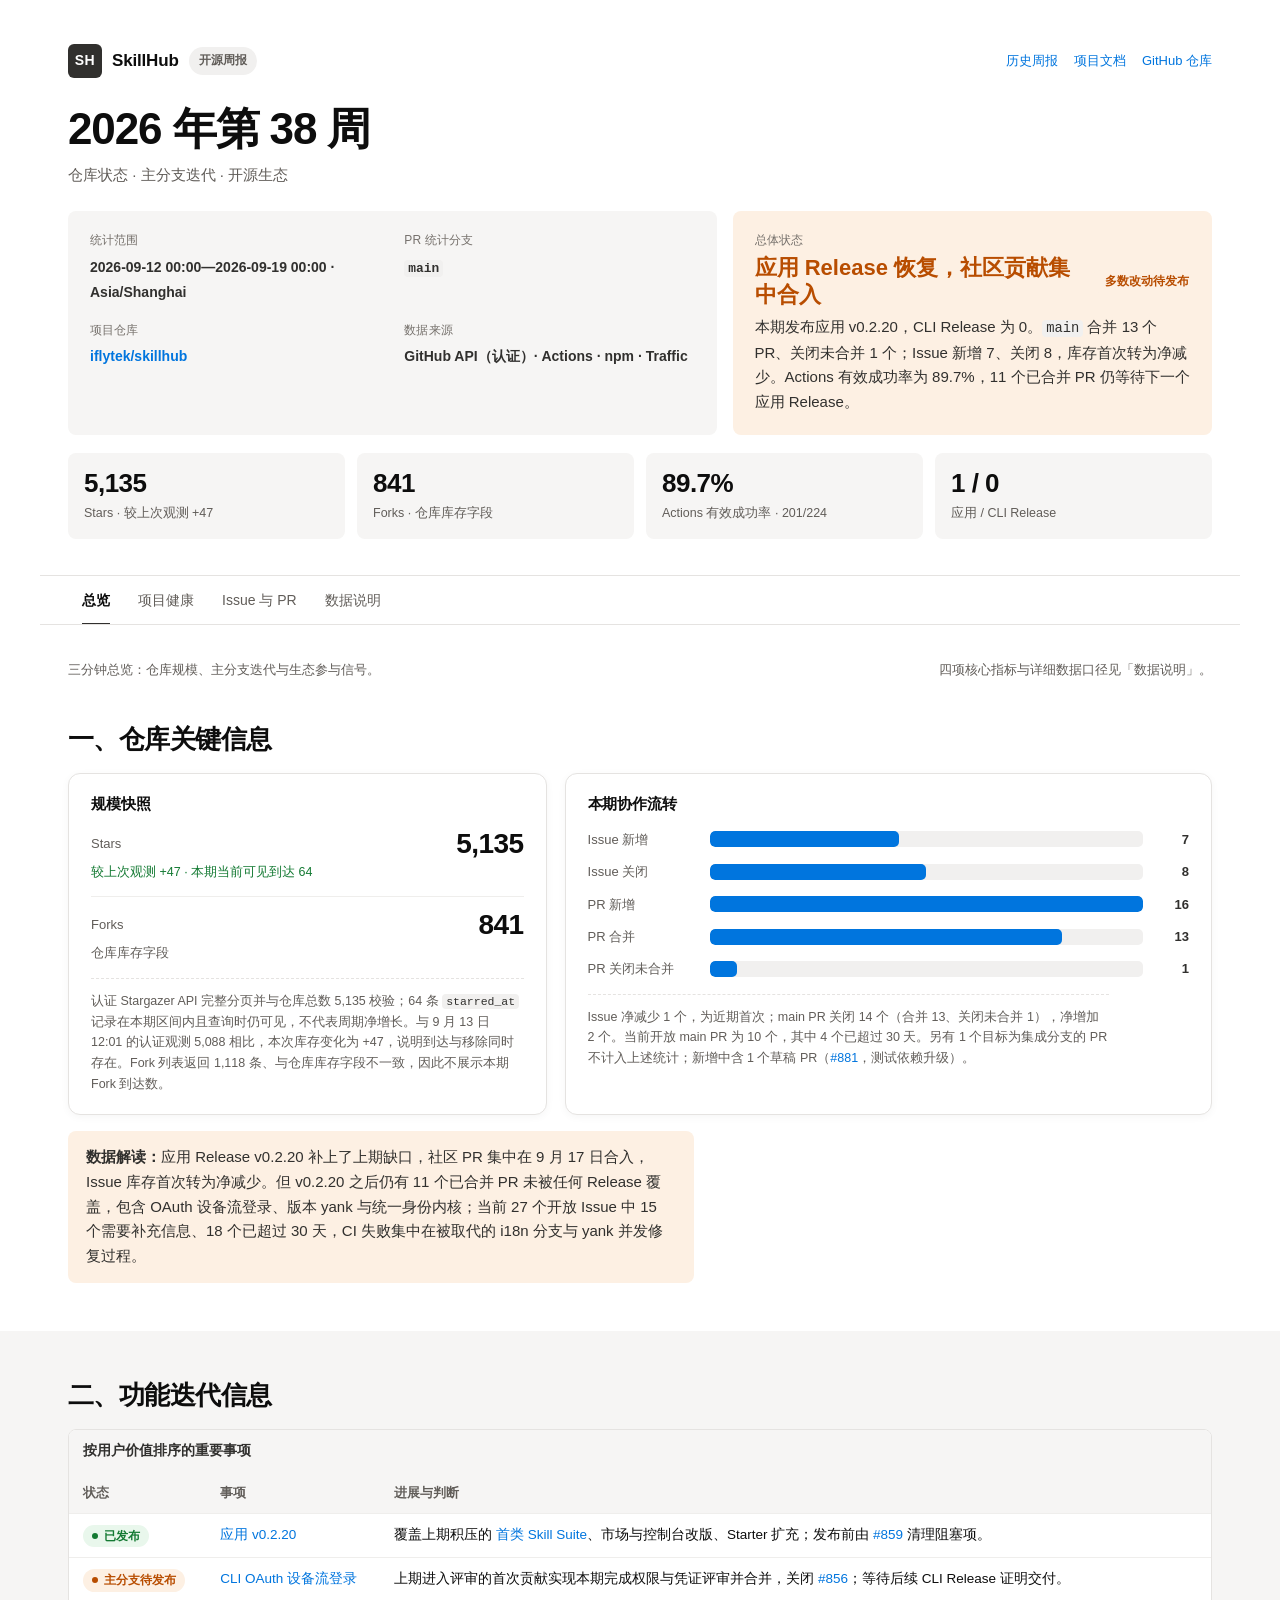
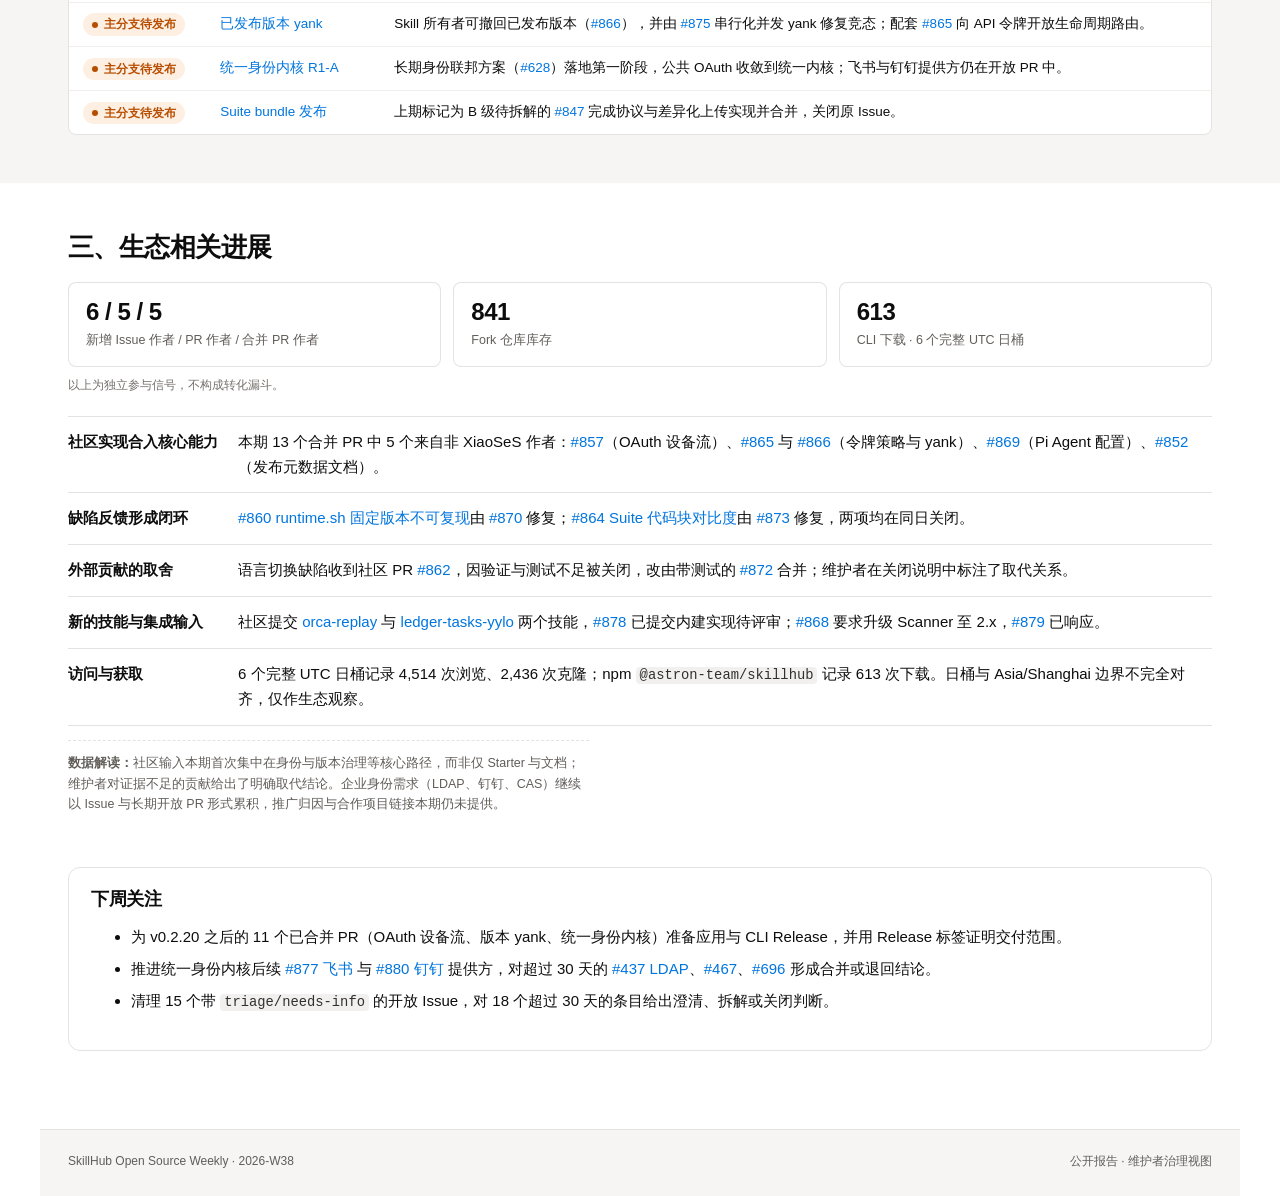
<file: site/reports/2026-W38/index.html>
<!doctype html>
<html lang="zh-CN">
<head>
  <meta charset="utf-8">
  <meta name="viewport" content="width=device-width,initial-scale=1">
  <meta name="description" content="SkillHub 2026 年第 38 周开源周报：仓库状态、主分支迭代与生态进展。">
  <title>SkillHub 开源周报｜2026 年第 38 周</title>
  <script>document.documentElement.classList.add('js')</script>
<style data-report-theme="notion-light">
:root {
  color-scheme: light;
  --page: #ffffff;
  --paper: #ffffff;
  --warm: #f6f5f4;
  --ink: #0d0d0d;
  --ink-soft: #31302e;
  --muted: #615d59;
  --faint: #76716c;
  --line: #e5e3e1;
  --line-soft: #efeeec;
  --blue: #0075de;
  --blue-active: #005bab;
  --blue-soft: #f2f9ff;
  --green: #147a33;
  --green-soft: #e9f7ec;
  --orange: #b84d00;
  --orange-soft: #fdf0e3;
  --red: #b52d25;
  --red-soft: #fdecea;
  --neutral-soft: #f1f0ef;
  --focus: #097fe8;
  --radius-sm: 8px;
  --radius: 12px;
  --shadow: 0 2px 8px rgb(0 0 0 / 4%);
}

* {
  box-sizing: border-box;
}

html {
  scroll-behavior: smooth;
}

body {
  margin: 0;
  background: var(--page);
  color: var(--ink);
  font: 15px/1.65 Inter, -apple-system, BlinkMacSystemFont, "Segoe UI",
    "PingFang SC", "Hiragino Sans GB", "Microsoft YaHei", sans-serif;
  text-rendering: optimizeLegibility;
  -webkit-font-smoothing: antialiased;
}

a {
  color: var(--blue);
  text-decoration: none;
  text-underline-offset: 3px;
}

a:hover {
  color: var(--blue-active);
  text-decoration: underline;
}

button,
a {
  -webkit-tap-highlight-color: transparent;
}

:focus-visible {
  outline: 2px solid var(--focus);
  outline-offset: 3px;
}

code {
  padding: 1px 4px;
  border-radius: 4px;
  background: var(--neutral-soft);
  color: var(--ink-soft);
  font-size: .92em;
}

.skip-link {
  position: fixed;
  z-index: 30;
  top: 8px;
  left: -999px;
  padding: 8px 12px;
  border-radius: 4px;
  background: var(--ink-soft);
  color: #fff;
}

.skip-link:focus {
  left: 8px;
}

.report {
  width: min(1200px, 100%);
  min-height: 100vh;
  margin: 0 auto;
  background: var(--paper);
}

.masthead {
  padding: 44px 28px 36px;
  border-bottom: 1px solid var(--line);
}

.topline {
  display: flex;
  align-items: center;
  justify-content: space-between;
  gap: 18px;
  margin-bottom: 26px;
}

.brand {
  display: flex;
  align-items: center;
  gap: 10px;
  color: var(--ink);
}

.brand-mark {
  display: inline-flex;
  width: 34px;
  height: 34px;
  align-items: center;
  justify-content: center;
  border-radius: 6px;
  background: var(--ink-soft);
  color: #fff;
  font-size: 14px;
  font-weight: 700;
  letter-spacing: .04em;
}

.brand-name {
  font-size: 17px;
  font-weight: 700;
  letter-spacing: -.01em;
}

.brand-tag {
  padding: 4px 10px;
  border-radius: 9999px;
  background: var(--neutral-soft);
  color: var(--muted);
  font-size: 12px;
  font-weight: 600;
}

.utility-links {
  display: flex;
  flex-wrap: wrap;
  gap: 16px;
  font-size: 13px;
}

h1,
h2,
h3 {
  text-wrap: balance;
}

h1 {
  max-width: 820px;
  margin: 0;
  color: var(--ink);
  font-size: clamp(32px, 4vw, 44px);
  line-height: 1.15;
  letter-spacing: -.025em;
}

.report-sub {
  margin: 8px 0 24px;
  color: var(--muted);
  font-size: 15px;
}

.header-grid {
  display: grid;
  grid-template-columns: 1.15fr .85fr;
  gap: 16px;
}

.meta-card,
.headline {
  border-radius: var(--radius-sm);
  padding: 20px 22px;
}

.meta-card {
  background: var(--warm);
}

.meta-grid {
  display: grid;
  grid-template-columns: 1fr 1fr;
  gap: 16px 24px;
}

.meta-item .key,
.headline-label {
  display: block;
  margin-bottom: 4px;
  color: var(--faint);
  font-size: 12px;
  font-weight: 500;
  letter-spacing: .01em;
}

.meta-item .value {
  color: var(--ink-soft);
  font-size: 14px;
  font-weight: 600;
}

.period {
  margin: 0;
}

.headline {
  display: flex;
  flex-direction: column;
  justify-content: center;
  margin: 0;
  border: 0;
  background: var(--orange-soft);
  color: var(--ink-soft);
}

.headline-status {
  display: flex;
  align-items: center;
  gap: 10px;
  margin-bottom: 7px;
}

.headline-status strong {
  color: var(--orange);
  font-size: 22px;
  line-height: 1.2;
}

.headline p {
  margin: 0;
  max-width: 60ch;
}

.metrics {
  display: grid;
  grid-template-columns: repeat(4, 1fr);
  gap: 12px;
  margin-top: 18px;
  border: 0;
}

.metric {
  min-width: 0;
  padding: 16px;
  border: 0;
  border-radius: var(--radius-sm);
  background: var(--warm);
}

.metric strong {
  display: block;
  color: var(--ink);
  font-size: 26px;
  line-height: 1.15;
  letter-spacing: -.02em;
  font-variant-numeric: tabular-nums;
}

.metric span {
  display: block;
  margin-top: 4px;
  color: var(--muted);
  font-size: 12.5px;
}

.tabs-wrap {
  position: sticky;
  z-index: 20;
  top: 0;
  overflow-x: auto;
  border-bottom: 1px solid var(--line);
  background: rgb(255 255 255 / 97%);
  backdrop-filter: saturate(1.1) blur(5px);
}

.tabs {
  display: flex;
  min-width: max-content;
  padding: 0 28px;
}

.tab {
  position: relative;
  min-height: 48px;
  padding: 0 14px;
  border: 0;
  background: transparent;
  color: var(--muted);
  cursor: pointer;
  font: inherit;
  font-size: 14px;
  font-weight: 500;
}

.tab::after {
  position: absolute;
  right: 14px;
  bottom: -1px;
  left: 14px;
  height: 2px;
  background: transparent;
  content: "";
}

.tab:hover,
.tab[aria-selected="true"] {
  color: var(--ink);
}

.tab[aria-selected="true"] {
  font-weight: 600;
}

.tab[aria-selected="true"]::after {
  background: var(--ink-soft);
}

main {
  padding: 0 28px 48px;
}

.tab-panel {
  padding-top: 4px;
}

.js .tab-panel[hidden] {
  display: none;
}

.panel-intro {
  display: flex;
  justify-content: space-between;
  gap: 24px;
  margin: 30px 0 0;
  color: var(--muted);
  font-size: 13px;
}

.panel-intro p {
  margin: 0;
}

section.report-section {
  margin: 0;
  padding: 48px 0;
  border: 0;
}

.tab-panel > section.report-section:nth-of-type(even) {
  background: var(--warm);
  box-shadow: 0 0 0 100vmax var(--warm);
  clip-path: inset(0 -100vmax);
}

section.report-section:first-of-type {
  padding-top: 42px;
}

h2 {
  margin: 0 0 18px;
  color: var(--ink);
  font-size: 26px;
  line-height: 1.25;
  letter-spacing: -.02em;
}

h3 {
  margin: 30px 0 12px;
  color: var(--ink);
  font-size: 18px;
  line-height: 1.35;
  letter-spacing: -.01em;
}

p {
  max-width: 75ch;
  text-wrap: pretty;
}

.section-lead {
  margin: -7px 0 18px;
  color: var(--muted);
}

.table-wrap {
  overflow-x: auto;
  border: 1px solid var(--line);
  border-radius: var(--radius-sm);
  background: var(--paper);
}

table {
  width: 100%;
  min-width: 680px;
  border-collapse: collapse;
  font-size: 13.5px;
}

caption {
  padding: 10px 14px;
  background: var(--warm);
  color: var(--ink-soft);
  font-weight: 600;
  text-align: left;
}

th,
td {
  padding: 10px 14px;
  border-bottom: 1px solid var(--line-soft);
  vertical-align: top;
  text-align: left;
}

th {
  background: var(--warm);
  color: var(--muted);
  font-size: 12.5px;
  font-weight: 600;
  white-space: nowrap;
}

tbody tr:last-child td {
  border-bottom: 0;
}

tbody tr:hover {
  background: #faf9f8;
}

.number {
  text-align: right;
  white-space: nowrap;
  font-variant-numeric: tabular-nums;
}

.status,
.value-level {
  display: inline-flex;
  align-items: center;
  gap: 6px;
  min-width: 25px;
  padding: 4px 9px;
  border: 0;
  border-radius: 9999px;
  font-size: 12px;
  font-weight: 600;
  line-height: 1.2;
  white-space: nowrap;
}

.status::before {
  width: 6px;
  height: 6px;
  border-radius: 50%;
  background: currentColor;
  content: "";
}

.status.ok {
  background: var(--green-soft);
  color: var(--green);
}

.status.warn {
  background: var(--orange-soft);
  color: var(--orange);
}

.status.risk {
  background: var(--red-soft);
  color: var(--red);
}

.value-a {
  background: var(--red-soft);
  color: var(--red);
}

.value-b {
  background: var(--orange-soft);
  color: var(--orange);
}

.value-c {
  background: var(--blue-soft);
  color: var(--blue-active);
}

.value-d {
  background: var(--neutral-soft);
  color: var(--muted);
}

.risk-note {
  margin: 16px 0 0;
  padding: 14px 18px;
  border: 0;
  border-radius: var(--radius-sm);
  background: var(--orange-soft);
  color: var(--ink-soft);
}

.repo-visuals {
  display: grid;
  grid-template-columns: minmax(280px, .85fr) minmax(0, 1.15fr);
  gap: 18px;
}

.snapshot-list {
  display: grid;
  gap: 0;
}

.snapshot-row {
  display: grid;
  grid-template-columns: minmax(90px, 1fr) auto;
  gap: 4px 16px;
  align-items: center;
  padding: 13px 0;
  border-bottom: 1px solid var(--line-soft);
}

.snapshot-row:first-child {
  padding-top: 0;
}

.snapshot-row:last-child {
  padding-bottom: 0;
  border-bottom: 0;
}

.snapshot-row .snapshot-label {
  color: var(--muted);
  font-size: 13px;
}

.snapshot-row strong {
  color: var(--ink);
  font-size: 28px;
  line-height: 1.05;
  letter-spacing: -.02em;
  font-variant-numeric: tabular-nums;
}

.snapshot-row .snapshot-change {
  grid-column: 1 / -1;
  color: var(--muted);
  font-size: 12.5px;
}

.snapshot-row .snapshot-change.positive {
  color: var(--green);
}

.snapshot-row .snapshot-change.missing {
  color: var(--orange);
}

.chart-note {
  margin: 14px 0 0;
  padding-top: 12px;
  border-top: 1px dashed var(--line);
  color: var(--muted);
  font-size: 12.5px;
}

.ecosystem-signals {
  display: grid;
  grid-template-columns: repeat(3, minmax(0, 1fr));
  gap: 12px;
  margin-bottom: 20px;
}

.ecosystem-signal {
  padding: 16px 18px;
  border-radius: var(--radius-sm);
  background: var(--paper);
  box-shadow: inset 0 0 0 1px var(--line);
}

.ecosystem-signal strong {
  display: block;
  color: var(--ink);
  font-size: 24px;
  line-height: 1.15;
  letter-spacing: -.02em;
  font-variant-numeric: tabular-nums;
}

.ecosystem-signal span {
  display: block;
  margin-top: 5px;
  color: var(--muted);
  font-size: 12.5px;
}

.ecosystem-signal-note {
  grid-column: 1 / -1;
  margin: -3px 0 0;
  color: var(--faint);
  font-size: 12px;
}

.ecosystem-list,
.method-list {
  margin: 0;
  padding: 0;
  border-top: 1px solid var(--line);
  list-style: none;
}

.ecosystem-list li,
.method-list li {
  display: grid;
  grid-template-columns: 150px 1fr;
  gap: 20px;
  padding: 13px 0;
  border-bottom: 1px solid var(--line);
}

.method-list li {
  grid-template-columns: 180px 1fr;
}

.ecosystem-list strong,
.method-list strong {
  color: var(--ink);
}

.next-actions {
  margin: 4px 0 30px;
  padding: 20px 22px;
  border: 1px solid var(--line);
  border-radius: var(--radius);
  background: var(--paper);
}

.next-actions h2 {
  margin-bottom: 8px;
  font-size: 18px;
}

.next-actions ol {
  margin: 0;
  padding-left: 22px;
}

.next-actions li {
  margin: 7px 0;
}

.health-cards {
  display: grid;
  grid-template-columns: repeat(auto-fit, minmax(280px, 1fr));
  gap: 16px;
}

.health-card,
.chart-box,
.health-note {
  border: 1px solid var(--line);
  border-radius: var(--radius);
  background: var(--paper);
  box-shadow: var(--shadow);
}

.health-card {
  display: flex;
  flex-direction: column;
  gap: 9px;
  padding: 20px 22px;
}

.health-card .top {
  display: flex;
  align-items: center;
  justify-content: space-between;
  gap: 10px;
}

.health-card .name {
  color: var(--ink);
  font-size: 15px;
  font-weight: 700;
}

.health-card .health-metric {
  color: var(--ink);
  font-size: 27px;
  font-weight: 700;
  line-height: 1.1;
  letter-spacing: -.02em;
  font-variant-numeric: tabular-nums;
}

.health-card .health-metric small {
  color: var(--muted);
  font-size: 13px;
  font-weight: 500;
  letter-spacing: 0;
}

.health-card p {
  margin: 0;
  color: var(--ink-soft);
  font-size: 13.5px;
}

.health-card .detail {
  padding-top: 9px;
  border-top: 1px dashed var(--line);
  color: var(--muted);
  font-size: 12.5px;
}

.segbar {
  display: flex;
  height: 24px;
  overflow: hidden;
  margin: 15px 0 10px;
  border-radius: 6px;
  background: var(--neutral-soft);
}

.segbar > span {
  min-width: 2px;
  height: 100%;
}

.seg-success {
  background: #1aae39;
}

.seg-failure {
  background: #e16259;
}

.seg-auth {
  background: #e8a94b;
}

.seg-skipped {
  background: #d6d2cd;
}

.seg-cancelled {
  background: #8e8984;
}

.chart-legend {
  display: flex;
  flex-wrap: wrap;
  gap: 8px 20px;
  color: var(--muted);
  font-size: 13px;
}

.chart-legend span {
  display: inline-flex;
  align-items: center;
  gap: 7px;
}

.chart-legend i {
  width: 10px;
  height: 10px;
  border-radius: 3px;
}

.chart-legend b {
  color: var(--ink-soft);
  font-variant-numeric: tabular-nums;
}

.chart-grid {
  display: grid;
  grid-template-columns: repeat(2, minmax(0, 1fr));
  gap: 18px;
}

.chart-box {
  padding: 20px 22px;
}

.chart-box h3 {
  margin: 0 0 14px;
  font-size: 15px;
}

.bars {
  display: grid;
  gap: 11px;
}

.bar-row {
  display: grid;
  grid-template-columns: 88px 1fr 42px;
  gap: 10px;
  align-items: center;
  font-size: 13px;
}

.repo-visuals .bar-row {
  grid-template-columns: 112px 1fr 36px;
}

.bar-label {
  color: var(--muted);
  white-space: nowrap;
}

.bar-track {
  height: 16px;
  overflow: hidden;
  border-radius: 5px;
  background: var(--neutral-soft);
}

.bar-fill {
  display: block;
  height: 100%;
  min-width: 2px;
  border-radius: 5px;
  background: var(--blue);
}

.bar-fill.hot {
  background: var(--orange);
}

.bar-value {
  color: var(--ink-soft);
  font-weight: 700;
  text-align: right;
  font-variant-numeric: tabular-nums;
}

.donut-layout {
  display: grid;
  grid-template-columns: 150px 1fr;
  gap: 22px;
  align-items: center;
}

.donut {
  position: relative;
  width: 142px;
  height: 142px;
  border-radius: 50%;
  background: conic-gradient(var(--orange) 0 var(--value), #d6d2cd var(--value) 100%);
}

.donut::after {
  position: absolute;
  inset: 24px;
  border-radius: 50%;
  background: var(--paper);
  content: "";
}

.donut-center {
  position: absolute;
  z-index: 1;
  inset: 0;
  display: flex;
  flex-direction: column;
  align-items: center;
  justify-content: center;
}

.donut-center strong {
  color: var(--ink);
  font-size: 26px;
  line-height: 1.1;
}

.donut-center span {
  color: var(--muted);
  font-size: 12px;
}

.donut-copy p {
  margin: 0 0 9px;
  color: var(--ink-soft);
  font-size: 13.5px;
}

.donut-copy p:last-child {
  margin-bottom: 0;
}

.health-grid {
  display: grid;
  grid-template-columns: repeat(2, minmax(0, 1fr));
  gap: 18px;
  margin-top: 18px;
}

.chart-box + .table-wrap {
  margin-top: 18px;
}

.health-note {
  padding: 18px;
}

.health-note h3 {
  margin: 0 0 7px;
  font-size: 15px;
}

.health-note p {
  margin: 0;
  color: var(--ink-soft);
}

.flow-summary {
  display: grid;
  grid-template-columns: repeat(2, minmax(0, 1fr));
  gap: 12px;
  margin: 18px 0 24px;
}

.flow-item {
  padding: 16px 18px;
  border-radius: var(--radius-sm);
  background: var(--warm);
}

.flow-item strong {
  display: block;
  color: var(--ink);
  font-size: 20px;
  font-variant-numeric: tabular-nums;
}

.flow-item span {
  color: var(--muted);
  font-size: 12.5px;
}

details {
  margin-top: 16px;
  border: 1px solid var(--line);
  border-radius: var(--radius);
  background: var(--paper);
}

summary {
  padding: 14px 18px;
  color: var(--ink-soft);
  cursor: pointer;
  font-weight: 700;
}

.details-body {
  padding: 0 18px 16px;
}

footer {
  display: flex;
  justify-content: space-between;
  gap: 24px;
  padding: 22px 28px 28px;
  border-top: 1px solid var(--line);
  background: var(--warm);
  color: var(--muted);
  font-size: 12px;
}

.sr-only {
  position: absolute;
  width: 1px;
  height: 1px;
  padding: 0;
  margin: -1px;
  overflow: hidden;
  clip: rect(0, 0, 0, 0);
  white-space: nowrap;
  border: 0;
}

@media (max-width: 760px) {
  .masthead,
  main,
  footer {
    padding-right: 18px;
    padding-left: 18px;
  }

  .topline,
  footer,
  .panel-intro {
    align-items: flex-start;
    flex-direction: column;
    gap: 8px;
  }

  .header-grid,
  .meta-grid,
  .repo-visuals,
  .chart-grid,
  .health-grid,
  .flow-summary {
    grid-template-columns: 1fr;
  }

  .header-grid > *,
  .meta-item {
    min-width: 0;
  }

  .meta-item .value {
    overflow-wrap: anywhere;
  }

  .metrics {
    grid-template-columns: repeat(2, 1fr);
  }

  .tabs {
    padding: 0 6px;
  }

  section.report-section {
    padding: 38px 0;
  }

  .ecosystem-list li,
  .method-list li {
    grid-template-columns: 1fr;
    gap: 3px;
  }

  .ecosystem-signals {
    grid-template-columns: 1fr;
  }

  .ecosystem-signal-note {
    grid-column: auto;
  }

  .donut-layout {
    grid-template-columns: 1fr;
    justify-items: center;
  }

  .donut-copy {
    text-align: center;
  }
}

@media (max-width: 430px) {
  h1 {
    font-size: 30px;
    overflow-wrap: anywhere;
  }

  .bar-row {
    grid-template-columns: 76px 1fr 32px;
    gap: 7px;
  }

  .repo-visuals .bar-row {
    grid-template-columns: 98px 1fr 28px;
  }
}

@media (prefers-reduced-motion: reduce) {
  html {
    scroll-behavior: auto;
  }
}

@media print {
  @page {
    size: A4;
    margin: 13mm;
  }

  body {
    background: #fff;
    font-size: 10px;
  }

  .report {
    width: 100%;
  }

  .masthead,
  main,
  footer {
    padding-right: 0;
    padding-left: 0;
  }

  .tabs-wrap,
  .skip-link,
  .utility-links {
    display: none !important;
  }

  .tab-panel[hidden] {
    display: block !important;
  }

  .tab-panel {
    break-before: page;
  }

  .tab-panel:first-child {
    break-before: auto;
  }

  .tab-panel > section.report-section:nth-of-type(even) {
    background: #fff;
    box-shadow: none;
    clip-path: none;
  }

  section.report-section {
    padding: 16px 0;
  }

  h1 {
    font-size: 27px;
  }

  h2,
  h3,
  tr,
  .health-card,
  .health-note,
  .chart-box,
  .next-actions {
    break-inside: avoid;
  }

  table {
    min-width: 0;
    font-size: 8px;
  }

  th,
  td {
    padding: 5px 6px;
  }

  .health-card,
  .health-note,
  .chart-box {
    box-shadow: none;
  }

  .segbar,
  .bar-fill,
  .donut,
  .status,
  .value-level,
  .metric,
  .headline {
    print-color-adjust: exact;
    -webkit-print-color-adjust: exact;
  }
}
  </style>  <noscript>
    <style>
      .tabs-wrap { display: none !important; }
      .tab-panel[hidden] { display: block !important; }
    </style>
  </noscript>
</head>
<body>
  <a class="skip-link" href="#report-content">跳到报告正文</a>
  <article class="report"
    data-period-start="2026-09-12T00:00:00+08:00"
    data-period-end="2026-09-19T00:00:00+08:00"
    data-period-boundary="[)"
    data-period-status="chained"
    data-snapshot-at="2026-09-18T18:11:16+08:00"
    data-pr-target-branch="main"
    data-star-evidence="current-visible-arrivals"
    data-star-api-status="success"
    data-star-arrivals="64"
    data-star-observed-total="5135"
    data-star-observed-at="2026-09-18T17:30:55+08:00"
    data-star-previous-observed-total="5088"
    data-star-previous-observed-at="2026-09-13T12:01:18+08:00"
    data-star-observation-delta="+47"
    data-star-start-at=""
    data-star-end-at="">
    <header class="masthead">
      <div class="topline">
        <div class="brand">
          <span class="brand-mark" aria-hidden="true">SH</span>
          <span class="brand-name">SkillHub</span>
          <span class="brand-tag">开源周报</span>
        </div>
        <nav class="utility-links" aria-label="站点链接">
          <a href="../../archive.html">历史周报</a>
          <a href="https://iflytek.github.io/skillhub/">项目文档</a>
          <a href="https://github.com/iflytek/skillhub">GitHub 仓库</a>
        </nav>
      </div>
      <h1>2026 年第 38 周</h1>
      <p class="report-sub">仓库状态 · 主分支迭代 · 开源生态</p>
      <div class="header-grid">
        <div class="meta-card">
          <div class="meta-grid">
            <div class="meta-item"><span class="key">统计范围</span><span class="value">2026-09-12 00:00—2026-09-19 00:00 · Asia/Shanghai</span></div>
            <div class="meta-item"><span class="key">PR 统计分支</span><span class="value"><code>main</code></span></div>
            <div class="meta-item"><span class="key">项目仓库</span><span class="value"><a href="https://github.com/iflytek/skillhub">iflytek/skillhub</a></span></div>
            <div class="meta-item"><span class="key">数据来源</span><span class="value">GitHub API（认证）· Actions · npm · Traffic</span></div>
          </div>
        </div>
        <div class="headline">
          <span class="headline-label">总体状态</span>
          <div class="headline-status"><strong>应用 Release 恢复，社区贡献集中合入</strong><span class="status warn">多数改动待发布</span></div>
          <p>本期发布应用 v0.2.20，CLI Release 为 0。<code>main</code> 合并 13 个 PR、关闭未合并 1 个；Issue 新增 7、关闭 8，库存首次转为净减少。Actions 有效成功率为 89.7%，11 个已合并 PR 仍等待下一个应用 Release。</p>
        </div>
      </div>
      <div class="metrics" aria-label="四项核心指标">
        <div class="metric"><strong>5,135</strong><span>Stars · 较上次观测 +47</span></div>
        <div class="metric"><strong>841</strong><span>Forks · 仓库库存字段</span></div>
        <div class="metric"><strong>89.7%</strong><span>Actions 有效成功率 · 201/224</span></div>
        <div class="metric"><strong>1 / 0</strong><span>应用 / CLI Release</span></div>
      </div>
    </header>

    <div class="tabs-wrap">
      <nav class="tabs" role="tablist" aria-label="周报视图">
        <button class="tab" id="tab-overview" type="button" role="tab" aria-selected="true" aria-controls="panel-overview" tabindex="0" data-tab="overview">总览</button>
        <button class="tab" id="tab-health" type="button" role="tab" aria-selected="false" aria-controls="panel-health" tabindex="-1" data-tab="health">项目健康</button>
        <button class="tab" id="tab-flow" type="button" role="tab" aria-selected="false" aria-controls="panel-flow" tabindex="-1" data-tab="flow">Issue 与 PR</button>
        <button class="tab" id="tab-method" type="button" role="tab" aria-selected="false" aria-controls="panel-method" tabindex="-1" data-tab="method">数据说明</button>
      </nav>
    </div>

    <main id="report-content">
      <div class="tab-panel" id="panel-overview" role="tabpanel" tabindex="0" aria-labelledby="tab-overview" data-panel="overview">
        <div class="panel-intro"><p>三分钟总览：仓库规模、主分支迭代与生态参与信号。</p><p>四项核心指标与详细数据口径见「数据说明」。</p></div>

        <section class="report-section" data-module="repository-summary" aria-labelledby="repository-title">
          <h2 id="repository-title">一、仓库关键信息</h2>
          <div class="repo-visuals">
            <div class="chart-box" data-module="repository-scale">
              <h3>规模快照</h3>
              <div class="snapshot-list">
                <div class="snapshot-row"><span class="snapshot-label">Stars</span><strong>5,135</strong><span class="snapshot-change positive">较上次观测 +47 · 本期当前可见到达 64</span></div>
                <div class="snapshot-row"><span class="snapshot-label">Forks</span><strong>841</strong><span class="snapshot-change">仓库库存字段</span></div>
              </div>
              <p class="chart-note">认证 Stargazer API 完整分页并与仓库总数 5,135 校验；64 条 <code>starred_at</code> 记录在本期区间内且查询时仍可见，不代表周期净增长。与 9 月 13 日 12:01 的认证观测 5,088 相比，本次库存变化为 +47，说明到达与移除同时存在。Fork 列表返回 1,118 条、与仓库库存字段不一致，因此不展示本期 Fork 到达数。</p>
            </div>
            <div class="chart-box" data-module="weekly-collaboration-chart">
              <h3>本期协作流转</h3>
              <div class="bars" role="img" aria-label="W38 协作流转：Issue 新增 7 个、关闭 8 个；目标为 main 的 PR 新增 16 个、合并 13 个、关闭未合并 1 个">
                <div class="bar-row"><span class="bar-label">Issue 新增</span><span class="bar-track"><span class="bar-fill" style="width:43.8%"></span></span><span class="bar-value">7</span></div>
                <div class="bar-row"><span class="bar-label">Issue 关闭</span><span class="bar-track"><span class="bar-fill" style="width:50%"></span></span><span class="bar-value">8</span></div>
                <div class="bar-row"><span class="bar-label">PR 新增</span><span class="bar-track"><span class="bar-fill" style="width:100%"></span></span><span class="bar-value">16</span></div>
                <div class="bar-row"><span class="bar-label">PR 合并</span><span class="bar-track"><span class="bar-fill" style="width:81.3%"></span></span><span class="bar-value">13</span></div>
                <div class="bar-row"><span class="bar-label">PR 关闭未合并</span><span class="bar-track"><span class="bar-fill" style="width:6.3%"></span></span><span class="bar-value">1</span></div>
              </div>
              <p class="chart-note">Issue 净减少 1 个，为近期首次；main PR 关闭 14 个（合并 13、关闭未合并 1），净增加 2 个。当前开放 main PR 为 10 个，其中 4 个已超过 30 天。另有 1 个目标为集成分支的 PR 不计入上述统计；新增中含 1 个草稿 PR（<a href="https://github.com/iflytek/skillhub/pull/881">#881</a>，测试依赖升级）。</p>
            </div>
          </div>
          <p class="risk-note"><strong>数据解读：</strong>应用 Release v0.2.20 补上了上期缺口，社区 PR 集中在 9 月 17 日合入，Issue 库存首次转为净减少。但 v0.2.20 之后仍有 11 个已合并 PR 未被任何 Release 覆盖，包含 OAuth 设备流登录、版本 yank 与统一身份内核；当前 27 个开放 Issue 中 15 个需要补充信息、18 个已超过 30 天，CI 失败集中在被取代的 i18n 分支与 yank 并发修复过程。</p>
        </section>

        <section class="report-section" data-module="feature-iterations" aria-labelledby="feature-title">
          <h2 id="feature-title">二、功能迭代信息</h2>
          <div class="table-wrap"><table><caption>按用户价值排序的重要事项</caption><thead><tr><th>状态</th><th>事项</th><th>进展与判断</th></tr></thead><tbody>
            <tr><td><span class="status ok">已发布</span></td><td><a href="https://github.com/iflytek/skillhub/releases/tag/v0.2.20">应用 v0.2.20</a></td><td>覆盖上期积压的 <a href="https://github.com/iflytek/skillhub/pull/828">首类 Skill Suite</a>、市场与控制台改版、Starter 扩充；发布前由 <a href="https://github.com/iflytek/skillhub/pull/859">#859</a> 清理阻塞项。</td></tr>
            <tr><td><span class="status warn">主分支待发布</span></td><td><a href="https://github.com/iflytek/skillhub/pull/857">CLI OAuth 设备流登录</a></td><td>上期进入评审的首次贡献实现本期完成权限与凭证评审并合并，关闭 <a href="https://github.com/iflytek/skillhub/issues/856">#856</a>；等待后续 CLI Release 证明交付。</td></tr>
            <tr><td><span class="status warn">主分支待发布</span></td><td><a href="https://github.com/iflytek/skillhub/pull/866">已发布版本 yank</a></td><td>Skill 所有者可撤回已发布版本（<a href="https://github.com/iflytek/skillhub/pull/866">#866</a>），并由 <a href="https://github.com/iflytek/skillhub/pull/875">#875</a> 串行化并发 yank 修复竞态；配套 <a href="https://github.com/iflytek/skillhub/pull/865">#865</a> 向 API 令牌开放生命周期路由。</td></tr>
            <tr><td><span class="status warn">主分支待发布</span></td><td><a href="https://github.com/iflytek/skillhub/pull/874">统一身份内核 R1-A</a></td><td>长期身份联邦方案（<a href="https://github.com/iflytek/skillhub/issues/628">#628</a>）落地第一阶段，公共 OAuth 收敛到统一内核；飞书与钉钉提供方仍在开放 PR 中。</td></tr>
            <tr><td><span class="status warn">主分支待发布</span></td><td><a href="https://github.com/iflytek/skillhub/pull/850">Suite bundle 发布</a></td><td>上期标记为 B 级待拆解的 <a href="https://github.com/iflytek/skillhub/issues/847">#847</a> 完成协议与差异化上传实现并合并，关闭原 Issue。</td></tr>
          </tbody></table></div>
        </section>

        <section class="report-section" data-module="ecosystem-progress" aria-labelledby="ecosystem-title">
          <h2 id="ecosystem-title">三、生态相关进展</h2>
          <div class="ecosystem-signals" data-module="ecosystem-signals" role="img" aria-label="W38 开源生态参与信号：新增 Issue 作者 6 位、新增 main PR 作者 5 位、本期合并 PR 作者 5 位；仓库 Fork 库存 841；SkillHub CLI 6 个完整 UTC 日桶下载 613 次">
            <div class="ecosystem-signal"><strong>6 / 5 / 5</strong><span>新增 Issue 作者 / PR 作者 / 合并 PR 作者</span></div>
            <div class="ecosystem-signal"><strong>841</strong><span>Fork 仓库库存</span></div>
            <div class="ecosystem-signal"><strong>613</strong><span>CLI 下载 · 6 个完整 UTC 日桶</span></div>
            <p class="ecosystem-signal-note">以上为独立参与信号，不构成转化漏斗。</p>
          </div>
          <ul class="ecosystem-list">
            <li><strong>社区实现合入核心能力</strong><span>本期 13 个合并 PR 中 5 个来自非 XiaoSeS 作者：<a href="https://github.com/iflytek/skillhub/pull/857">#857</a>（OAuth 设备流）、<a href="https://github.com/iflytek/skillhub/pull/865">#865</a> 与 <a href="https://github.com/iflytek/skillhub/pull/866">#866</a>（令牌策略与 yank）、<a href="https://github.com/iflytek/skillhub/pull/869">#869</a>（Pi Agent 配置）、<a href="https://github.com/iflytek/skillhub/pull/852">#852</a>（发布元数据文档）。</span></li>
            <li><strong>缺陷反馈形成闭环</strong><span><a href="https://github.com/iflytek/skillhub/issues/860">#860 runtime.sh 固定版本不可复现</a>由 <a href="https://github.com/iflytek/skillhub/pull/870">#870</a> 修复；<a href="https://github.com/iflytek/skillhub/issues/864">#864 Suite 代码块对比度</a>由 <a href="https://github.com/iflytek/skillhub/pull/873">#873</a> 修复，两项均在同日关闭。</span></li>
            <li><strong>外部贡献的取舍</strong><span>语言切换缺陷收到社区 PR <a href="https://github.com/iflytek/skillhub/pull/862">#862</a>，因验证与测试不足被关闭，改由带测试的 <a href="https://github.com/iflytek/skillhub/pull/872">#872</a> 合并；维护者在关闭说明中标注了取代关系。</span></li>
            <li><strong>新的技能与集成输入</strong><span>社区提交 <a href="https://github.com/iflytek/skillhub/issues/861">orca-replay</a> 与 <a href="https://github.com/iflytek/skillhub/issues/853">ledger-tasks-yylo</a> 两个技能，<a href="https://github.com/iflytek/skillhub/pull/878">#878</a> 已提交内建实现待评审；<a href="https://github.com/iflytek/skillhub/issues/868">#868</a> 要求升级 Scanner 至 2.x，<a href="https://github.com/iflytek/skillhub/pull/879">#879</a> 已响应。</span></li>
            <li><strong>访问与获取</strong><span>6 个完整 UTC 日桶记录 4,514 次浏览、2,436 次克隆；npm <code>@astron-team/skillhub</code> 记录 613 次下载。日桶与 Asia/Shanghai 边界不完全对齐，仅作生态观察。</span></li>
          </ul>
          <p class="chart-note"><strong>数据解读：</strong>社区输入本期首次集中在身份与版本治理等核心路径，而非仅 Starter 与文档；维护者对证据不足的贡献给出了明确取代结论。企业身份需求（LDAP、钉钉、CAS）继续以 Issue 与长期开放 PR 形式累积，推广归因与合作项目链接本期仍未提供。</p>
        </section>

        <aside class="next-actions" data-module="next-actions" aria-labelledby="next-title"><h2 id="next-title">下周关注</h2><ul class="next-list">
          <li>为 v0.2.20 之后的 11 个已合并 PR（OAuth 设备流、版本 yank、统一身份内核）准备应用与 CLI Release，并用 Release 标签证明交付范围。</li>
          <li>推进统一身份内核后续 <a href="https://github.com/iflytek/skillhub/pull/877">#877 飞书</a> 与 <a href="https://github.com/iflytek/skillhub/pull/880">#880 钉钉</a> 提供方，对超过 30 天的 <a href="https://github.com/iflytek/skillhub/pull/437">#437 LDAP</a>、<a href="https://github.com/iflytek/skillhub/pull/467">#467</a>、<a href="https://github.com/iflytek/skillhub/pull/696">#696</a> 形成合并或退回结论。</li>
          <li>清理 15 个带 <code>triage/needs-info</code> 的开放 Issue，对 18 个超过 30 天的条目给出澄清、拆解或关闭判断。</li>
        </ul></aside>
      </div>

      <div class="tab-panel" id="panel-health" role="tabpanel" tabindex="0" aria-labelledby="tab-health" data-panel="health" hidden>
        <div class="panel-intro"><p>项目健康详情：区分执行稳定性、交付状态与当前开放队列。</p><p>流水线成功只说明工作流执行结果，不代表公开漏洞数量为 0。</p></div>
        <section class="report-section" data-module="health-summary" aria-labelledby="health-summary-title"><h2 id="health-summary-title">项目健康状态</h2><div class="health-cards">
          <article class="health-card"><div class="top"><span class="name">工程稳定性</span><span class="status warn">需关注</span></div><div class="health-metric">89.7% <small>201/224</small></div><p>有效运行成功 201 次、失败 23 次。</p><div class="detail">本期 Actions 共 295 条：另有等待授权 4、条件跳过 61、取消 6。成功率低于上期 93.5%。</div></article>
          <article class="health-card"><div class="top"><span class="name">安全流水线</span><span class="status warn">有缺口</span></div><div class="health-metric">47 / 51 <small>有效运行成功</small></div><p>Security 工作流失败 4 次。</p><div class="detail">另有等待授权 2 次、条件跳过 7 次；执行结果不等同于漏洞数量为 0，私有安全告警未取得。</div></article>
          <article class="health-card"><div class="top"><span class="name">自动化运营</span><span class="status warn">有跳过</span></div><div class="health-metric">26 / 27 <small>Backlog Rescore</small></div><p>Issue Triage 成功 9 次、失败 1 次。</p><div class="detail">Issue Triage 另有条件跳过 21 次、取消 1 次；Claim Issue Reward 10 次全部条件跳过，反映自动化覆盖边界。</div></article>
          <article class="health-card"><div class="top"><span class="name">Release 交付</span><span class="status ok">应用已发布</span></div><div class="health-metric">1 / 0 <small>应用 / CLI</small></div><p><a href="https://github.com/iflytek/skillhub/releases/tag/v0.2.20">应用 v0.2.20</a> 在本期发布；CLI 无新 Release。</p><div class="detail">v0.2.20 之后有 11 个已合并 PR 未被任何 Release 覆盖；最近 CLI Release 为 9 月 9 日的 cli-v0.1.12，早于本期起点。</div></article>
          <article class="health-card"><div class="top"><span class="name">Issue 治理</span><span class="status ok">净减少</span></div><div class="health-metric">-1 <small>本期净流量</small></div><p>新增 7、关闭 8；当前开放 27 个。</p><div class="detail">其中 15 个带 <code>triage/needs-info</code>，占 55.6%；≥30 天 Issue 增至 18 个。</div></article>
          <article class="health-card"><div class="top"><span class="name">PR 治理</span><span class="status warn">库存增长</span></div><div class="health-metric">+2 <small>本期净流量</small></div><p>main：新增 16、合并 13、关闭未合并 1。</p><div class="detail">当前开放 main PR 10 个，其中 4 个已超过 30 天；另有 1 个集成分支 PR 不计入。</div></article>
        </div></section>
        <section class="report-section" data-module="workflow-execution" aria-labelledby="actions-title"><h2 id="actions-title">CI 与自动化执行</h2><p class="section-lead">本期 295 条 Actions 记录：成功 201、失败 23、等待授权 4、跳过 61、取消 6。</p><div class="chart-box" data-module="actions-outcome-chart"><h3>Actions 结果构成</h3><div class="segbar" role="img" aria-label="W38 Actions 共 295 条记录：成功 201，失败 23，等待授权 4，条件跳过 61，取消 6"><span class="seg-success" style="width:68.14%"></span><span class="seg-failure" style="width:7.80%"></span><span class="seg-auth" style="width:1.36%"></span><span class="seg-skipped" style="width:20.68%"></span><span class="seg-cancelled" style="width:2.03%"></span></div><div class="chart-legend" aria-hidden="true"><span><i class="seg-success"></i>成功 <b>201</b></span><span><i class="seg-failure"></i>失败 <b>23</b></span><span><i class="seg-auth"></i>等待授权 <b>4</b></span><span><i class="seg-skipped"></i>跳过 <b>61</b></span><span><i class="seg-cancelled"></i>取消 <b>6</b></span></div><p class="chart-note">有效成功率 = 201 / (201 + 23) = 89.7%。失败集中在 PR Tests 6 次、PR E2E Tests 5 次、Security 与 RISC-V Images 各 4 次；按分支归因，被取代的 <code>fix/i18n-language-switcher-bug</code> 与两条 <code>agenttic/*</code> 分支合计占 12 次。</p></div><div class="table-wrap"><table><caption>重点工作流</caption><thead><tr><th>工作流</th><th>结果</th><th>解读</th></tr></thead><tbody><tr><td>Security</td><td>47 成功 / 4 失败 / 2 等待授权 / 9 跳过</td><td>失败均落在被取代分支与 yank 特性分支，最终合并版本通过。</td></tr><tr><td>PR Tests</td><td>29 成功 / 6 失败 / 2 等待授权 / 9 跳过 / 2 取消</td><td>本期失败最集中；<code>codex/fix-yank-concurrency</code> 两次失败后由 <a href="https://github.com/iflytek/skillhub/pull/875">#875</a> 合并收敛。</td></tr><tr><td>PR E2E Tests</td><td>24 成功 / 5 失败 / 9 跳过 / 3 取消</td><td>失败次数由上期 15 次降至 5 次，等待授权归零。</td></tr><tr><td>RISC-V Images</td><td>32 成功 / 4 失败</td><td>失败与上述同批特性分支同源，主分支镜像构建未受阻。</td></tr><tr><td>Issue Triage / Backlog Rescore</td><td>9 / 26 成功，失败各 1</td><td>Triage 另有 21 跳过、1 取消；两条治理自动化均出现单次失败。</td></tr><tr><td>AI Release Notes / DeepWiki Crawler</td><td>各失败 1</td><td>均在 v0.2.20 发布触发时失败，Release 本身已正常发布。</td></tr></tbody></table></div></section>
        <section class="report-section" data-module="backlog-health" aria-labelledby="backlog-title"><h2 id="backlog-title">开放队列健康</h2><p class="section-lead">以下为 9 月 18 日 18:11 快照，不参与本期流量计算。</p><h3>Issue 健康</h3><div class="chart-grid"><div class="chart-box" data-module="issue-age-chart"><h3>开放 Issue 年龄结构</h3><div class="bars" role="img" aria-label="当前开放 Issue 27 个：不足 7 天 4 个，7 到 13 天 2 个，14 到 29 天 3 个，30 天以上 18 个"><div class="bar-row"><span class="bar-label">&lt; 7 天</span><span class="bar-track"><span class="bar-fill" style="width:22.2%"></span></span><span class="bar-value">4</span></div><div class="bar-row"><span class="bar-label">7—13 天</span><span class="bar-track"><span class="bar-fill" style="width:11.1%"></span></span><span class="bar-value">2</span></div><div class="bar-row"><span class="bar-label">14—29 天</span><span class="bar-track"><span class="bar-fill" style="width:16.7%"></span></span><span class="bar-value">3</span></div><div class="bar-row"><span class="bar-label">≥ 30 天</span><span class="bar-track"><span class="bar-fill hot" style="width:100%"></span></span><span class="bar-value">18</span></div></div></div><div class="chart-box" data-module="issue-needs-info-chart"><h3><code>triage/needs-info</code> 占比</h3><div class="donut-layout"><div class="donut" style="--value:55.6%" role="img" aria-label="当前开放 Issue 中 15 个带 triage/needs-info 标签，占 27 个开放 Issue 的 55.6%"><div class="donut-center"><strong>55.6%</strong><span>15 / 27</span></div></div><div class="donut-copy"><p><strong>15 个</strong> Issue 仍需补充信息。</p><p>应集中澄清、拆解或关闭。</p></div></div></div></div><h3>PR 健康</h3><div class="chart-box" data-module="pr-age-chart"><div class="bars" role="img" aria-label="当前开放 main PR 10 个：不足 7 天 5 个，7 到 13 天 0 个，14 到 29 天 1 个，30 天以上 4 个"><div class="bar-row"><span class="bar-label">&lt; 7 天</span><span class="bar-track"><span class="bar-fill" style="width:100%"></span></span><span class="bar-value">5</span></div><div class="bar-row"><span class="bar-label">7—13 天</span><span class="bar-track"><span class="bar-fill" style="width:0%"></span></span><span class="bar-value">0</span></div><div class="bar-row"><span class="bar-label">14—29 天</span><span class="bar-track"><span class="bar-fill" style="width:20%"></span></span><span class="bar-value">1</span></div><div class="bar-row"><span class="bar-label">≥ 30 天</span><span class="bar-track"><span class="bar-fill hot" style="width:80%"></span></span><span class="bar-value">4</span></div></div><p class="chart-note">4 个超过 30 天的开放 PR 全部属于企业身份能力（<a href="https://github.com/iflytek/skillhub/pull/437">#437</a> LDAP、<a href="https://github.com/iflytek/skillhub/pull/467">#467</a> 钉钉、<a href="https://github.com/iflytek/skillhub/pull/630">#630</a> 身份联邦设计、<a href="https://github.com/iflytek/skillhub/pull/696">#696</a> 飞书），与本期合并的统一身份内核直接相关。</p></div></section>
      </div>

      <div class="tab-panel" id="panel-flow" role="tabpanel" tabindex="0" aria-labelledby="tab-flow" data-panel="flow" hidden>
        <div class="panel-intro"><p>先看本期流转，再看需要优先判断的高价值输入。</p><p>价值级别是治理判断，不替代仓库标签。</p></div>
        <section class="report-section" data-module="weekly-flow" aria-labelledby="flow-title"><h2 id="flow-title">本期 Issue 与 PR 流转</h2><div class="flow-summary"><div class="flow-item"><strong>Issue +7 / 关闭 8</strong><span>净减少 1 · 当前开放 27</span></div><div class="flow-item"><strong>PR +16 / 关闭 14</strong><span>合并 13 + 关闭未合并 1 · 净增加 2 · 当前开放 10</span></div></div><p class="risk-note"><strong>数据解读：</strong>本期 Issue 与 main PR 均无重新打开事件。8 个关闭 Issue 中有 4 个创建于往期（<a href="https://github.com/iflytek/skillhub/issues/789">#789</a>、<a href="https://github.com/iflytek/skillhub/issues/822">#822</a>、<a href="https://github.com/iflytek/skillhub/issues/847">#847</a>、<a href="https://github.com/iflytek/skillhub/issues/851">#851</a>），说明本期消化了历史积压。“合并 13”不代表 13 项功能已发布，其中 11 项仍等待 Release。</p>
          <h3>新增 Issue（按价值排序）</h3><div class="table-wrap"><table><caption class="sr-only">W38 新增 Issue 价值排序</caption><thead><tr><th>价值</th><th>Issue</th><th>判断</th><th>结果</th></tr></thead><tbody>
            <tr><td><span class="value-level value-a">A</span></td><td><a href="https://github.com/iflytek/skillhub/issues/860">#860 runtime.sh 未保留 --ref</a></td><td>固定版本安装不可复现，直接影响 CLI 安装可信度。</td><td>当日由 <a href="https://github.com/iflytek/skillhub/pull/870">#870</a> 修复并关闭，主分支待 CLI Release。</td></tr>
            <tr><td><span class="value-level value-a">A</span></td><td><a href="https://github.com/iflytek/skillhub/issues/864">#864 Suite 代码块对比度不可读</a></td><td>可访问性缺陷，影响新发布的 Suite 页面阅读。</td><td>由 <a href="https://github.com/iflytek/skillhub/pull/873">#873</a> 修复并关闭，主分支待应用 Release。</td></tr>
            <tr><td><span class="value-level value-b">B</span></td><td><a href="https://github.com/iflytek/skillhub/issues/868">#868 升级 Scanner 至 2.x</a></td><td>提升密钥泄露检出能力，但涉及扫描后端契约与误报边界。</td><td><a href="https://github.com/iflytek/skillhub/pull/879">#879</a> 已提交待评审，Issue 当前开放。</td></tr>
            <tr><td><span class="value-level value-b">B</span></td><td><a href="https://github.com/iflytek/skillhub/issues/867">#867 Skill Router 能力</a></td><td>路由分发方向与 Suite 存在重叠，需先界定产品边界。</td><td>本期已关闭，判断为与现有 Suite 能力重复。</td></tr>
            <tr><td><span class="value-level value-c">C</span></td><td><a href="https://github.com/iflytek/skillhub/issues/861">#861 orca-replay 技能提交</a></td><td>社区技能投稿，范围小但需评审内容与归属。</td><td>当前开放并标记 <code>triage/needs-info</code>；<a href="https://github.com/iflytek/skillhub/pull/878">#878</a> 已提交内建实现。</td></tr>
          </tbody></table></div>
          <h3>关键 PR 流转</h3><div class="table-wrap"><table><caption class="sr-only">W38 关键 PR 流转</caption><thead><tr><th>类型</th><th>价值</th><th>PR</th><th>结果与判断</th></tr></thead><tbody>
            <tr><td>进入 v0.2.20</td><td><span class="value-level value-a">A</span></td><td><a href="https://github.com/iflytek/skillhub/pull/859">#859</a> / <a href="https://github.com/iflytek/skillhub/pull/858">#858</a></td><td>发布阻塞项清理与周报发布提交；v0.2.20 标签包含上期积压的 Suite、导航与 Starter 改动。</td></tr>
            <tr><td>主分支待发布</td><td><span class="value-level value-a">A</span></td><td><a href="https://github.com/iflytek/skillhub/pull/857">#857</a></td><td>CLI OAuth 设备流登录，上期 A 级待评审项本期完成合并，关闭 <a href="https://github.com/iflytek/skillhub/issues/856">#856</a>。</td></tr>
            <tr><td>主分支待发布</td><td><span class="value-level value-a">A</span></td><td><a href="https://github.com/iflytek/skillhub/pull/866">#866</a> / <a href="https://github.com/iflytek/skillhub/pull/875">#875</a> / <a href="https://github.com/iflytek/skillhub/pull/865">#865</a></td><td>版本 yank 能力、并发竞态修复与 API 令牌生命周期路由，构成一组治理能力。</td></tr>
            <tr><td>主分支待发布</td><td><span class="value-level value-a">A</span></td><td><a href="https://github.com/iflytek/skillhub/pull/874">#874</a> / <a href="https://github.com/iflytek/skillhub/pull/850">#850</a></td><td>统一身份内核 R1-A 与 Suite bundle 发布，分别推进 <a href="https://github.com/iflytek/skillhub/issues/628">#628</a> 与关闭 <a href="https://github.com/iflytek/skillhub/issues/847">#847</a>。</td></tr>
            <tr><td>主分支待发布</td><td><span class="value-level value-b">B</span></td><td><a href="https://github.com/iflytek/skillhub/pull/869">#869</a> / <a href="https://github.com/iflytek/skillhub/pull/852">#852</a> / <a href="https://github.com/iflytek/skillhub/pull/872">#872</a> / <a href="https://github.com/iflytek/skillhub/pull/873">#873</a> / <a href="https://github.com/iflytek/skillhub/pull/870">#870</a></td><td>Pi Agent 配置、发布元数据文档、语言切换回退与对比度修复、运行时选项保留。</td></tr>
          </tbody></table></div>
          <details data-module="closed-pr-cleanup"><summary>本期关闭未合并 PR（1 个）</summary><div class="details-body"><p><a href="https://github.com/iflytek/skillhub/pull/862">#862</a> 语言切换修复因验证与测试不足被关闭，由带测试的 <a href="https://github.com/iflytek/skillhub/pull/872">#872</a> 取代；计入维护流转，不计入合并或发布。</p></div></details>
          <h3>当前 A / B 判断队列</h3><div class="table-wrap"><table><caption class="sr-only">当前高价值 Issue 与 PR 队列</caption><thead><tr><th>价值</th><th>对象</th><th>判断与下一门槛</th></tr></thead><tbody>
            <tr><td><span class="value-level value-a">A</span></td><td><a href="https://github.com/iflytek/skillhub/pull/877">#877 飞书公共登录</a> / <a href="https://github.com/iflytek/skillhub/pull/880">#880 钉钉</a></td><td>统一身份内核已合并，两个提供方是验证该内核的第一批用例；下一门槛是凭证配置与回调安全评审。<a href="https://github.com/iflytek/skillhub/pull/880">#880</a> 目标为集成分支，不计入本期主分支统计。</td></tr>
            <tr><td><span class="value-level value-a">A</span></td><td><a href="https://github.com/iflytek/skillhub/pull/437">#437 企业 LDAP 登录</a></td><td>开放 126 天且社区多次催促（<a href="https://github.com/iflytek/skillhub/issues/871">#871</a>）；下一门槛是与统一身份内核对齐后给出合并或退回结论。</td></tr>
            <tr><td><span class="value-level value-b">B</span></td><td><a href="https://github.com/iflytek/skillhub/pull/879">#879 Scanner 2.1 加固</a> / <a href="https://github.com/iflytek/skillhub/issues/868">#868</a></td><td>提升密钥检出能力；需先确认误报边界与现有扫描契约兼容。</td></tr>
            <tr><td><span class="value-level value-b">B</span></td><td><a href="https://github.com/iflytek/skillhub/pull/797">#797</a> / <a href="https://github.com/iflytek/skillhub/issues/785">#785</a></td><td>命名空间成员覆盖与用户预创建，均需统一权限与领域边界后推进。</td></tr>
            <tr><td><span class="value-level value-b">B</span></td><td><a href="https://github.com/iflytek/skillhub/issues/732">#732 Skill 团队协作维护</a> / <a href="https://github.com/iflytek/skillhub/issues/718">#718 Knowledge 包类型</a></td><td>P1 且工作量大；需先拆解为可评审的阶段方案。</td></tr>
          </tbody></table></div>
        </section>
      </div>

      <div class="tab-panel" id="panel-method" role="tabpanel" tabindex="-1" aria-labelledby="tab-method" data-panel="method" hidden>
        <div class="panel-intro"><p>这里说明时间边界、数据来源与缺失项。</p><p>未取得的维度不以 0 或上期数值替代。</p></div>
        <section class="report-section" data-module="metric-definitions" aria-labelledby="method-title"><h2 id="method-title">统计口径</h2><ul class="method-list">
          <li><strong>统计周期</strong><span>本期统计范围为 2026-09-12 00:00 至 2026-09-19 00:00，Asia/Shanghai；程序过滤采用半开区间 <code>[2026-09-12 00:00:00, 2026-09-19 00:00:00)</code>，对应 UTC 为 <code>[2026-09-11 16:00:00, 2026-09-18 16:00:00)</code>。起点承接上一期排他边界（2026-09-12 00:00），下一周期从本期排他边界开始，避免重复统计。</span></li>
          <li><strong>统计时点</strong><span>2026-09-18 18:11:16（Asia/Shanghai）；仓库库存、开放队列和年龄结构取该快照。统计边界设定为 9 月 19 日 00:00，采集时点早于该边界约 5.8 小时，因此 9 月 18 日 18:11 之后的事件未纳入观测；如需覆盖完整边界应在边界后重新采集。</span></li>
          <li><strong>Issue 与 PR 的区分</strong><span>GitHub Issues API 同时返回 PR；Issue 流量剔除带 <code>pull_request</code> 字段的条目，PR 流量使用 Pull Requests 端点独立计算。</span></li>
          <li><strong>Star 证据</strong><span>证据等级为 <code>current-visible-arrivals</code>：64 为 <code>starred_at</code> 落入本期且在 9 月 18 日 17:31 查询时仍可见的记录数，不代表周期净增长。与上次认证观测（9 月 13 日 12:01，5,088）相比，本次观测（9 月 18 日 17:31，5,135）变化为 +47，仅表示两个观测点之间的库存差值。</span></li>
          <li><strong>PR 统计分支</strong><span>仅统计目标为 <code>main</code> 的 PR；<a href="https://github.com/iflytek/skillhub/pull/880">#880</a> 目标为 <code>feature/feishu-public-provider</code>，不计入本期流量与队列。</span></li>
          <li><strong>Release</strong><span>按 <code>published_at</code> 过滤，本期应用 Release 为 1：<a href="https://github.com/iflytek/skillhub/releases/tag/v0.2.20">v0.2.20</a>（9 月 13 日 17:27）；CLI Release 为 0。截至快照没有统计边界后的新 Release。</span></li>
          <li><strong>交付状态用词</strong><span>“已发布”要求存在包含改动的对应 Release，并以 <code>git merge-base --is-ancestor</code> 对 Release 标签校验；“主分支待发布”只表示提交可从 <code>main</code> 到达。11 个本期合并 PR 位于 v0.2.20 标签之后，因此不计为已发布。没有生产部署证据，因此不使用“已上线”。</span></li>
          <li><strong>Actions 成功率</strong><span><code>success / (success + failure)</code>；等待授权、跳过和取消不进入分母，但单独展示。</span></li>
          <li><strong>当前存量</strong><span>开放 Issue/PR、年龄结构和 <code>triage/needs-info</code> 是 9 月 18 日 18:11 快照，不参与周流量计算。</span></li>
        </ul></section>
        <section class="report-section" data-module="source-coverage" aria-labelledby="source-title"><h2 id="source-title">数据来源与限制</h2><div class="table-wrap"><table><caption>来源覆盖</caption><thead><tr><th>指标</th><th>取值</th><th>来源与覆盖</th></tr></thead><tbody>
          <tr><td>Stars 库存</td><td>5,135</td><td>GitHub REST 仓库快照；认证 Stargazer 完整分页为 5,135 条。</td></tr><tr><td>Star 当前可见到达</td><td>64</td><td>按 <code>starred_at</code> 精确过滤；仅表示当前仍可见到达，不是净增长。</td></tr><tr><td>Forks 库存</td><td>841</td><td>仓库库存字段；Fork 列表 1,118 条与库存不一致，不展示到达数。</td></tr><tr><td>Issue 新增 / 关闭</td><td>7 / 8</td><td>Issues 端点分页，按 <code>created_at</code>、<code>closed_at</code> 过滤并剔除 PR；重新打开 0。</td></tr><tr><td>PR 新增 / 合并 / 关闭未合并</td><td>16 / 13 / 1</td><td>Pulls 端点完整分页，按事件时间过滤，仅含目标分支 <code>main</code>；重新打开 0。</td></tr><tr><td>应用 / CLI Release</td><td>1 / 0</td><td>Releases 端点按 <code>published_at</code> 过滤；发布内容归属以标签可达性校验。</td></tr><tr><td>Actions 记录</td><td>295</td><td>按精确 <code>created_at</code> 过滤；成功 201、失败 23、等待授权 4、跳过 61、取消 6。</td></tr><tr><td>CLI 下载</td><td>613</td><td>npm Downloads API 的 6 个完整 UTC 日桶（9 月 12—17 日）；未覆盖区间首尾的部分日，按部分覆盖处理。</td></tr><tr><td>Views / Clones</td><td>4,514 / 2,436</td><td>GitHub Traffic API 的 6 个完整 UTC 日桶，与 Asia/Shanghai 边界不完全对齐。</td></tr><tr><td>当前开放 Issue / main PR</td><td>27 / 10</td><td>9 月 18 日 18:11 认证 API 快照；与本期流量分开。</td></tr>
        </tbody></table></div><p class="risk-note"><strong>未取得：</strong>周期起止两份可比 Star/Fork 库存快照、可信 Fork 到达数、精确对齐 Asia/Shanghai 的 npm 与 Traffic 周汇总、9 月 18 日 18:11 至统计边界之间的事件、生产实例可用率与延迟、生产扫描成功率、私有安全告警，以及文章、直播、社区分享和合作项目链接。以上缺口不以 0 或推断值替代。</p></section>
      </div>
    </main>

    <footer><span>SkillHub Open Source Weekly · 2026-W38</span><span>公开报告 · 维护者治理视图</span></footer>
  </article>
  <script>
    (function () {
      var tabs = Array.prototype.slice.call(document.querySelectorAll('[role="tab"]'));
      var panels = Array.prototype.slice.call(document.querySelectorAll('[role="tabpanel"]'));

      function activate(name, moveFocus, updateHash) {
        var nextTab = tabs.find(function (tab) { return tab.dataset.tab === name; }) || tabs[0];
        tabs.forEach(function (tab) {
          var selected = tab === nextTab;
          tab.setAttribute('aria-selected', selected ? 'true' : 'false');
          tab.tabIndex = selected ? 0 : -1;
        });
        panels.forEach(function (panel) {
          panel.hidden = panel.dataset.panel !== nextTab.dataset.tab;
        });
        if (moveFocus) nextTab.focus();
        if (updateHash && history.replaceState) {
          history.replaceState(null, '', '#' + nextTab.dataset.tab);
        }
      }

      tabs.forEach(function (tab, index) {
        tab.addEventListener('click', function () {
          activate(tab.dataset.tab, false, true);
        });
        tab.addEventListener('keydown', function (event) {
          var nextIndex = index;
          if (event.key === 'ArrowRight') nextIndex = (index + 1) % tabs.length;
          else if (event.key === 'ArrowLeft') nextIndex = (index - 1 + tabs.length) % tabs.length;
          else if (event.key === 'Home') nextIndex = 0;
          else if (event.key === 'End') nextIndex = tabs.length - 1;
          else return;
          event.preventDefault();
          activate(tabs[nextIndex].dataset.tab, true, true);
        });
      });

      window.addEventListener('hashchange', function () {
        activate(location.hash.replace('#', ''), false, false);
      });
      activate(location.hash.replace('#', ''), false, false);
    }());
  </script>
</body>
</html>
</file>
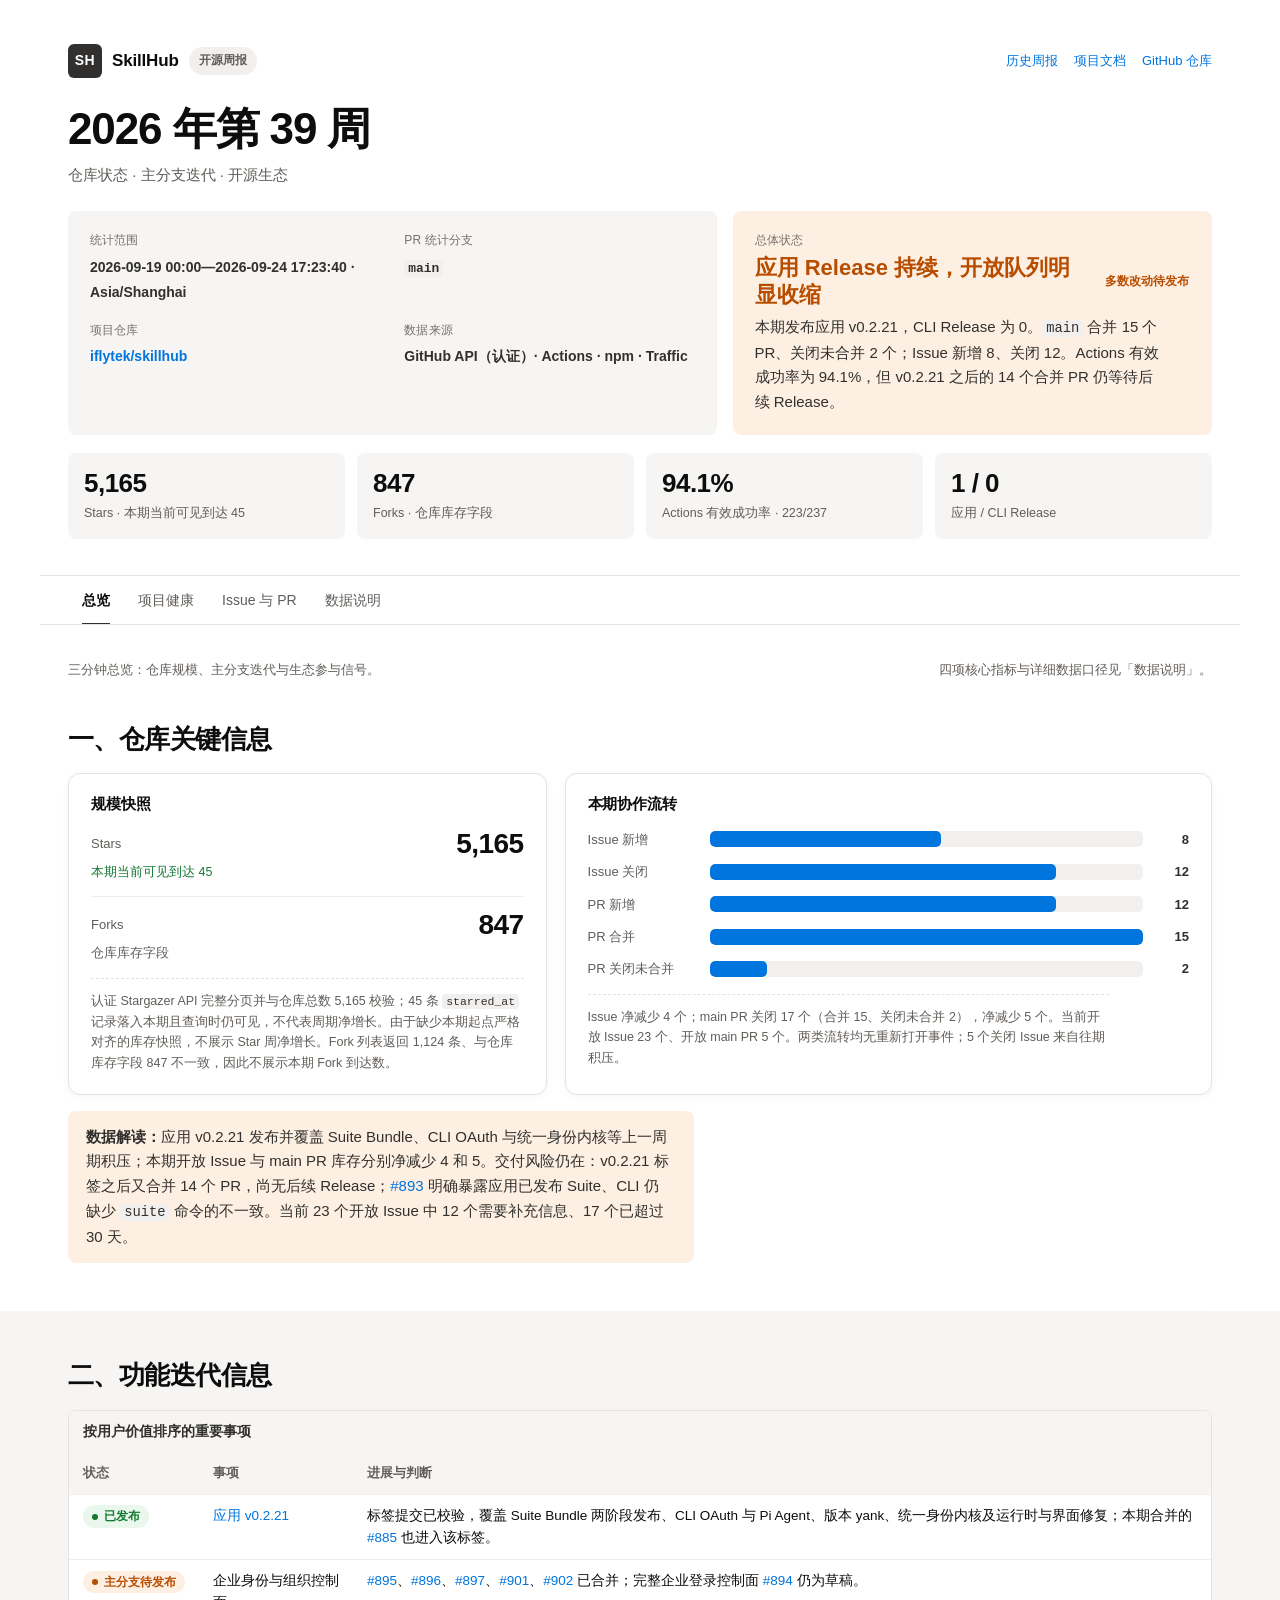
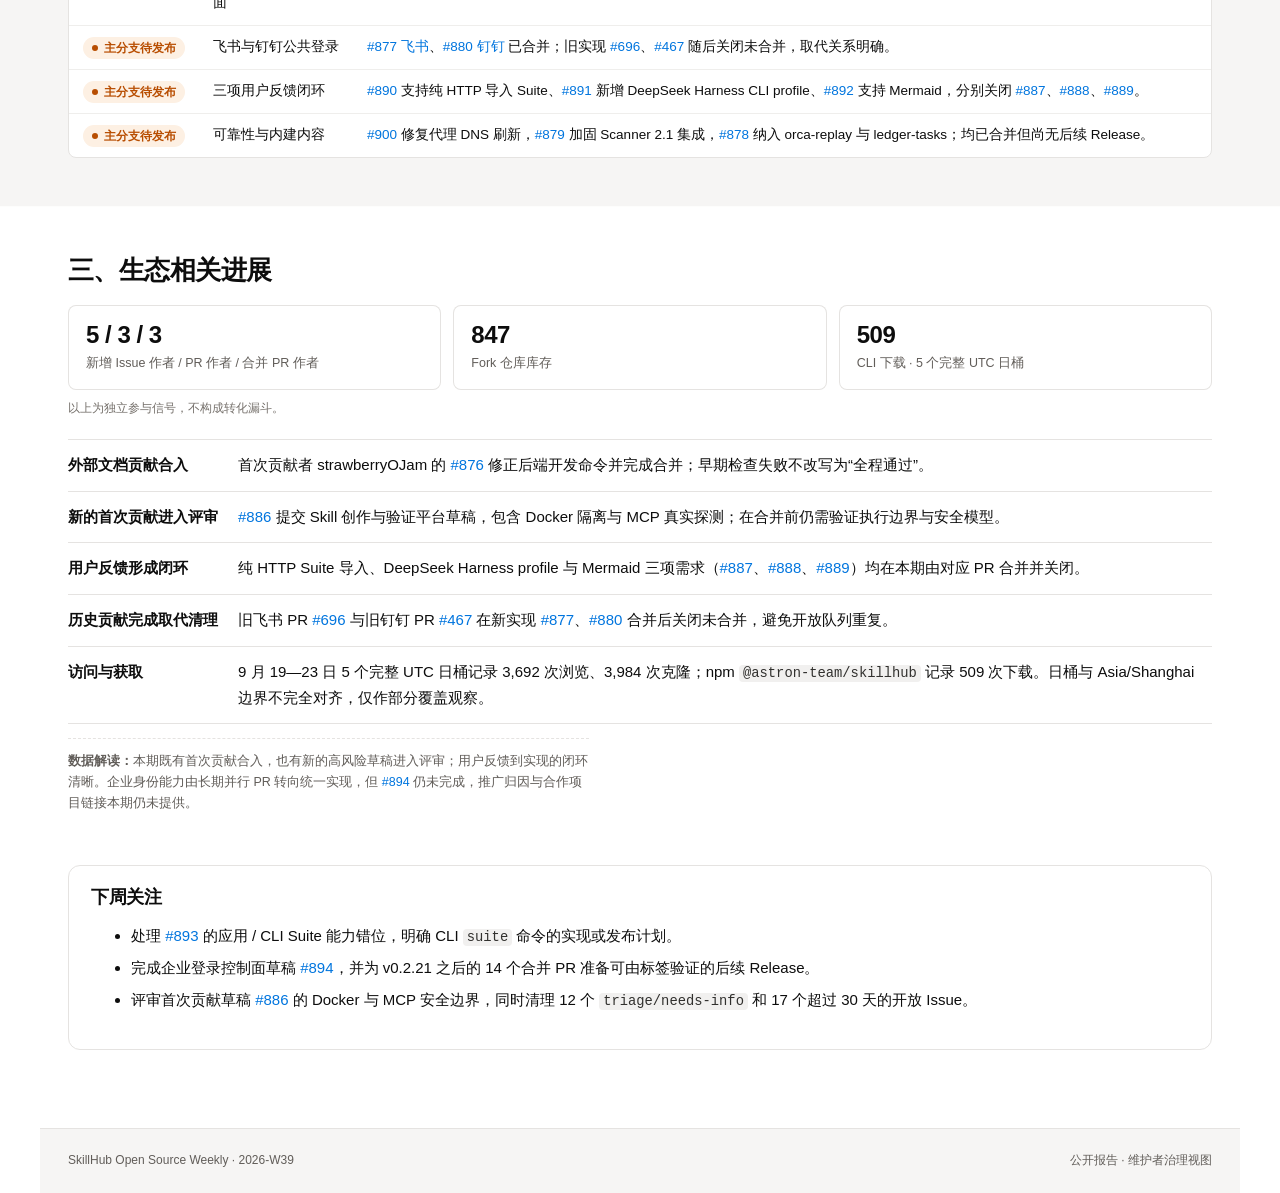
<file: site/reports/2026-W39/index.html>
<!doctype html>
<html lang="zh-CN">
<head>
  <meta charset="utf-8">
  <meta name="viewport" content="width=device-width,initial-scale=1">
  <meta name="description" content="SkillHub 2026 年第 39 周开源周报：仓库状态、主分支迭代与生态进展。">
  <title>SkillHub 开源周报｜2026 年第 39 周</title>
  <script>document.documentElement.classList.add('js')</script>
<style data-report-theme="notion-light">
:root {
  color-scheme: light;
  --page: #ffffff;
  --paper: #ffffff;
  --warm: #f6f5f4;
  --ink: #0d0d0d;
  --ink-soft: #31302e;
  --muted: #615d59;
  --faint: #76716c;
  --line: #e5e3e1;
  --line-soft: #efeeec;
  --blue: #0075de;
  --blue-active: #005bab;
  --blue-soft: #f2f9ff;
  --green: #147a33;
  --green-soft: #e9f7ec;
  --orange: #b84d00;
  --orange-soft: #fdf0e3;
  --red: #b52d25;
  --red-soft: #fdecea;
  --neutral-soft: #f1f0ef;
  --focus: #097fe8;
  --radius-sm: 8px;
  --radius: 12px;
  --shadow: 0 2px 8px rgb(0 0 0 / 4%);
}

* {
  box-sizing: border-box;
}

html {
  scroll-behavior: smooth;
}

body {
  margin: 0;
  background: var(--page);
  color: var(--ink);
  font: 15px/1.65 Inter, -apple-system, BlinkMacSystemFont, "Segoe UI",
    "PingFang SC", "Hiragino Sans GB", "Microsoft YaHei", sans-serif;
  text-rendering: optimizeLegibility;
  -webkit-font-smoothing: antialiased;
}

a {
  color: var(--blue);
  text-decoration: none;
  text-underline-offset: 3px;
}

a:hover {
  color: var(--blue-active);
  text-decoration: underline;
}

button,
a {
  -webkit-tap-highlight-color: transparent;
}

:focus-visible {
  outline: 2px solid var(--focus);
  outline-offset: 3px;
}

code {
  padding: 1px 4px;
  border-radius: 4px;
  background: var(--neutral-soft);
  color: var(--ink-soft);
  font-size: .92em;
}

.skip-link {
  position: fixed;
  z-index: 30;
  top: 8px;
  left: -999px;
  padding: 8px 12px;
  border-radius: 4px;
  background: var(--ink-soft);
  color: #fff;
}

.skip-link:focus {
  left: 8px;
}

.report {
  width: min(1200px, 100%);
  min-height: 100vh;
  margin: 0 auto;
  background: var(--paper);
}

.masthead {
  padding: 44px 28px 36px;
  border-bottom: 1px solid var(--line);
}

.topline {
  display: flex;
  align-items: center;
  justify-content: space-between;
  gap: 18px;
  margin-bottom: 26px;
}

.brand {
  display: flex;
  align-items: center;
  gap: 10px;
  color: var(--ink);
}

.brand-mark {
  display: inline-flex;
  width: 34px;
  height: 34px;
  align-items: center;
  justify-content: center;
  border-radius: 6px;
  background: var(--ink-soft);
  color: #fff;
  font-size: 14px;
  font-weight: 700;
  letter-spacing: .04em;
}

.brand-name {
  font-size: 17px;
  font-weight: 700;
  letter-spacing: -.01em;
}

.brand-tag {
  padding: 4px 10px;
  border-radius: 9999px;
  background: var(--neutral-soft);
  color: var(--muted);
  font-size: 12px;
  font-weight: 600;
}

.utility-links {
  display: flex;
  flex-wrap: wrap;
  gap: 16px;
  font-size: 13px;
}

h1,
h2,
h3 {
  text-wrap: balance;
}

h1 {
  max-width: 820px;
  margin: 0;
  color: var(--ink);
  font-size: clamp(32px, 4vw, 44px);
  line-height: 1.15;
  letter-spacing: -.025em;
}

.report-sub {
  margin: 8px 0 24px;
  color: var(--muted);
  font-size: 15px;
}

.header-grid {
  display: grid;
  grid-template-columns: 1.15fr .85fr;
  gap: 16px;
}

.meta-card,
.headline {
  border-radius: var(--radius-sm);
  padding: 20px 22px;
}

.meta-card {
  background: var(--warm);
}

.meta-grid {
  display: grid;
  grid-template-columns: 1fr 1fr;
  gap: 16px 24px;
}

.meta-item .key,
.headline-label {
  display: block;
  margin-bottom: 4px;
  color: var(--faint);
  font-size: 12px;
  font-weight: 500;
  letter-spacing: .01em;
}

.meta-item .value {
  color: var(--ink-soft);
  font-size: 14px;
  font-weight: 600;
}

.period {
  margin: 0;
}

.headline {
  display: flex;
  flex-direction: column;
  justify-content: center;
  margin: 0;
  border: 0;
  background: var(--orange-soft);
  color: var(--ink-soft);
}

.headline-status {
  display: flex;
  align-items: center;
  gap: 10px;
  margin-bottom: 7px;
}

.headline-status strong {
  color: var(--orange);
  font-size: 22px;
  line-height: 1.2;
}

.headline p {
  margin: 0;
  max-width: 60ch;
}

.metrics {
  display: grid;
  grid-template-columns: repeat(4, 1fr);
  gap: 12px;
  margin-top: 18px;
  border: 0;
}

.metric {
  min-width: 0;
  padding: 16px;
  border: 0;
  border-radius: var(--radius-sm);
  background: var(--warm);
}

.metric strong {
  display: block;
  color: var(--ink);
  font-size: 26px;
  line-height: 1.15;
  letter-spacing: -.02em;
  font-variant-numeric: tabular-nums;
}

.metric span {
  display: block;
  margin-top: 4px;
  color: var(--muted);
  font-size: 12.5px;
}

.tabs-wrap {
  position: sticky;
  z-index: 20;
  top: 0;
  overflow-x: auto;
  border-bottom: 1px solid var(--line);
  background: rgb(255 255 255 / 97%);
  backdrop-filter: saturate(1.1) blur(5px);
}

.tabs {
  display: flex;
  min-width: max-content;
  padding: 0 28px;
}

.tab {
  position: relative;
  min-height: 48px;
  padding: 0 14px;
  border: 0;
  background: transparent;
  color: var(--muted);
  cursor: pointer;
  font: inherit;
  font-size: 14px;
  font-weight: 500;
}

.tab::after {
  position: absolute;
  right: 14px;
  bottom: -1px;
  left: 14px;
  height: 2px;
  background: transparent;
  content: "";
}

.tab:hover,
.tab[aria-selected="true"] {
  color: var(--ink);
}

.tab[aria-selected="true"] {
  font-weight: 600;
}

.tab[aria-selected="true"]::after {
  background: var(--ink-soft);
}

main {
  padding: 0 28px 48px;
}

.tab-panel {
  padding-top: 4px;
}

.js .tab-panel[hidden] {
  display: none;
}

.panel-intro {
  display: flex;
  justify-content: space-between;
  gap: 24px;
  margin: 30px 0 0;
  color: var(--muted);
  font-size: 13px;
}

.panel-intro p {
  margin: 0;
}

section.report-section {
  margin: 0;
  padding: 48px 0;
  border: 0;
}

.tab-panel > section.report-section:nth-of-type(even) {
  background: var(--warm);
  box-shadow: 0 0 0 100vmax var(--warm);
  clip-path: inset(0 -100vmax);
}

section.report-section:first-of-type {
  padding-top: 42px;
}

h2 {
  margin: 0 0 18px;
  color: var(--ink);
  font-size: 26px;
  line-height: 1.25;
  letter-spacing: -.02em;
}

h3 {
  margin: 30px 0 12px;
  color: var(--ink);
  font-size: 18px;
  line-height: 1.35;
  letter-spacing: -.01em;
}

p {
  max-width: 75ch;
  text-wrap: pretty;
}

.section-lead {
  margin: -7px 0 18px;
  color: var(--muted);
}

.table-wrap {
  overflow-x: auto;
  border: 1px solid var(--line);
  border-radius: var(--radius-sm);
  background: var(--paper);
}

table {
  width: 100%;
  min-width: 680px;
  border-collapse: collapse;
  font-size: 13.5px;
}

caption {
  padding: 10px 14px;
  background: var(--warm);
  color: var(--ink-soft);
  font-weight: 600;
  text-align: left;
}

th,
td {
  padding: 10px 14px;
  border-bottom: 1px solid var(--line-soft);
  vertical-align: top;
  text-align: left;
}

th {
  background: var(--warm);
  color: var(--muted);
  font-size: 12.5px;
  font-weight: 600;
  white-space: nowrap;
}

tbody tr:last-child td {
  border-bottom: 0;
}

tbody tr:hover {
  background: #faf9f8;
}

.number {
  text-align: right;
  white-space: nowrap;
  font-variant-numeric: tabular-nums;
}

.status,
.value-level {
  display: inline-flex;
  align-items: center;
  gap: 6px;
  min-width: 25px;
  padding: 4px 9px;
  border: 0;
  border-radius: 9999px;
  font-size: 12px;
  font-weight: 600;
  line-height: 1.2;
  white-space: nowrap;
}

.status::before {
  width: 6px;
  height: 6px;
  border-radius: 50%;
  background: currentColor;
  content: "";
}

.status.ok {
  background: var(--green-soft);
  color: var(--green);
}

.status.warn {
  background: var(--orange-soft);
  color: var(--orange);
}

.status.risk {
  background: var(--red-soft);
  color: var(--red);
}

.value-a {
  background: var(--red-soft);
  color: var(--red);
}

.value-b {
  background: var(--orange-soft);
  color: var(--orange);
}

.value-c {
  background: var(--blue-soft);
  color: var(--blue-active);
}

.value-d {
  background: var(--neutral-soft);
  color: var(--muted);
}

.risk-note {
  margin: 16px 0 0;
  padding: 14px 18px;
  border: 0;
  border-radius: var(--radius-sm);
  background: var(--orange-soft);
  color: var(--ink-soft);
}

.repo-visuals {
  display: grid;
  grid-template-columns: minmax(280px, .85fr) minmax(0, 1.15fr);
  gap: 18px;
}

.snapshot-list {
  display: grid;
  gap: 0;
}

.snapshot-row {
  display: grid;
  grid-template-columns: minmax(90px, 1fr) auto;
  gap: 4px 16px;
  align-items: center;
  padding: 13px 0;
  border-bottom: 1px solid var(--line-soft);
}

.snapshot-row:first-child {
  padding-top: 0;
}

.snapshot-row:last-child {
  padding-bottom: 0;
  border-bottom: 0;
}

.snapshot-row .snapshot-label {
  color: var(--muted);
  font-size: 13px;
}

.snapshot-row strong {
  color: var(--ink);
  font-size: 28px;
  line-height: 1.05;
  letter-spacing: -.02em;
  font-variant-numeric: tabular-nums;
}

.snapshot-row .snapshot-change {
  grid-column: 1 / -1;
  color: var(--muted);
  font-size: 12.5px;
}

.snapshot-row .snapshot-change.positive {
  color: var(--green);
}

.snapshot-row .snapshot-change.missing {
  color: var(--orange);
}

.chart-note {
  margin: 14px 0 0;
  padding-top: 12px;
  border-top: 1px dashed var(--line);
  color: var(--muted);
  font-size: 12.5px;
}

.ecosystem-signals {
  display: grid;
  grid-template-columns: repeat(3, minmax(0, 1fr));
  gap: 12px;
  margin-bottom: 20px;
}

.ecosystem-signal {
  padding: 16px 18px;
  border-radius: var(--radius-sm);
  background: var(--paper);
  box-shadow: inset 0 0 0 1px var(--line);
}

.ecosystem-signal strong {
  display: block;
  color: var(--ink);
  font-size: 24px;
  line-height: 1.15;
  letter-spacing: -.02em;
  font-variant-numeric: tabular-nums;
}

.ecosystem-signal span {
  display: block;
  margin-top: 5px;
  color: var(--muted);
  font-size: 12.5px;
}

.ecosystem-signal-note {
  grid-column: 1 / -1;
  margin: -3px 0 0;
  color: var(--faint);
  font-size: 12px;
}

.ecosystem-list,
.method-list {
  margin: 0;
  padding: 0;
  border-top: 1px solid var(--line);
  list-style: none;
}

.ecosystem-list li,
.method-list li {
  display: grid;
  grid-template-columns: 150px 1fr;
  gap: 20px;
  padding: 13px 0;
  border-bottom: 1px solid var(--line);
}

.method-list li {
  grid-template-columns: 180px 1fr;
}

.ecosystem-list strong,
.method-list strong {
  color: var(--ink);
}

.next-actions {
  margin: 4px 0 30px;
  padding: 20px 22px;
  border: 1px solid var(--line);
  border-radius: var(--radius);
  background: var(--paper);
}

.next-actions h2 {
  margin-bottom: 8px;
  font-size: 18px;
}

.next-actions ol {
  margin: 0;
  padding-left: 22px;
}

.next-actions li {
  margin: 7px 0;
}

.health-cards {
  display: grid;
  grid-template-columns: repeat(auto-fit, minmax(280px, 1fr));
  gap: 16px;
}

.health-card,
.chart-box,
.health-note {
  border: 1px solid var(--line);
  border-radius: var(--radius);
  background: var(--paper);
  box-shadow: var(--shadow);
}

.health-card {
  display: flex;
  flex-direction: column;
  gap: 9px;
  padding: 20px 22px;
}

.health-card .top {
  display: flex;
  align-items: center;
  justify-content: space-between;
  gap: 10px;
}

.health-card .name {
  color: var(--ink);
  font-size: 15px;
  font-weight: 700;
}

.health-card .health-metric {
  color: var(--ink);
  font-size: 27px;
  font-weight: 700;
  line-height: 1.1;
  letter-spacing: -.02em;
  font-variant-numeric: tabular-nums;
}

.health-card .health-metric small {
  color: var(--muted);
  font-size: 13px;
  font-weight: 500;
  letter-spacing: 0;
}

.health-card p {
  margin: 0;
  color: var(--ink-soft);
  font-size: 13.5px;
}

.health-card .detail {
  padding-top: 9px;
  border-top: 1px dashed var(--line);
  color: var(--muted);
  font-size: 12.5px;
}

.segbar {
  display: flex;
  height: 24px;
  overflow: hidden;
  margin: 15px 0 10px;
  border-radius: 6px;
  background: var(--neutral-soft);
}

.segbar > span {
  min-width: 2px;
  height: 100%;
}

.seg-success {
  background: #1aae39;
}

.seg-failure {
  background: #e16259;
}

.seg-auth {
  background: #e8a94b;
}

.seg-skipped {
  background: #d6d2cd;
}

.seg-cancelled {
  background: #8e8984;
}

.chart-legend {
  display: flex;
  flex-wrap: wrap;
  gap: 8px 20px;
  color: var(--muted);
  font-size: 13px;
}

.chart-legend span {
  display: inline-flex;
  align-items: center;
  gap: 7px;
}

.chart-legend i {
  width: 10px;
  height: 10px;
  border-radius: 3px;
}

.chart-legend b {
  color: var(--ink-soft);
  font-variant-numeric: tabular-nums;
}

.chart-grid {
  display: grid;
  grid-template-columns: repeat(2, minmax(0, 1fr));
  gap: 18px;
}

.chart-box {
  padding: 20px 22px;
}

.chart-box h3 {
  margin: 0 0 14px;
  font-size: 15px;
}

.bars {
  display: grid;
  gap: 11px;
}

.bar-row {
  display: grid;
  grid-template-columns: 88px 1fr 42px;
  gap: 10px;
  align-items: center;
  font-size: 13px;
}

.repo-visuals .bar-row {
  grid-template-columns: 112px 1fr 36px;
}

.bar-label {
  color: var(--muted);
  white-space: nowrap;
}

.bar-track {
  height: 16px;
  overflow: hidden;
  border-radius: 5px;
  background: var(--neutral-soft);
}

.bar-fill {
  display: block;
  height: 100%;
  min-width: 2px;
  border-radius: 5px;
  background: var(--blue);
}

.bar-fill.hot {
  background: var(--orange);
}

.bar-value {
  color: var(--ink-soft);
  font-weight: 700;
  text-align: right;
  font-variant-numeric: tabular-nums;
}

.donut-layout {
  display: grid;
  grid-template-columns: 150px 1fr;
  gap: 22px;
  align-items: center;
}

.donut {
  position: relative;
  width: 142px;
  height: 142px;
  border-radius: 50%;
  background: conic-gradient(var(--orange) 0 var(--value), #d6d2cd var(--value) 100%);
}

.donut::after {
  position: absolute;
  inset: 24px;
  border-radius: 50%;
  background: var(--paper);
  content: "";
}

.donut-center {
  position: absolute;
  z-index: 1;
  inset: 0;
  display: flex;
  flex-direction: column;
  align-items: center;
  justify-content: center;
}

.donut-center strong {
  color: var(--ink);
  font-size: 26px;
  line-height: 1.1;
}

.donut-center span {
  color: var(--muted);
  font-size: 12px;
}

.donut-copy p {
  margin: 0 0 9px;
  color: var(--ink-soft);
  font-size: 13.5px;
}

.donut-copy p:last-child {
  margin-bottom: 0;
}

.health-grid {
  display: grid;
  grid-template-columns: repeat(2, minmax(0, 1fr));
  gap: 18px;
  margin-top: 18px;
}

.chart-box + .table-wrap {
  margin-top: 18px;
}

.health-note {
  padding: 18px;
}

.health-note h3 {
  margin: 0 0 7px;
  font-size: 15px;
}

.health-note p {
  margin: 0;
  color: var(--ink-soft);
}

.flow-summary {
  display: grid;
  grid-template-columns: repeat(2, minmax(0, 1fr));
  gap: 12px;
  margin: 18px 0 24px;
}

.flow-item {
  padding: 16px 18px;
  border-radius: var(--radius-sm);
  background: var(--warm);
}

.flow-item strong {
  display: block;
  color: var(--ink);
  font-size: 20px;
  font-variant-numeric: tabular-nums;
}

.flow-item span {
  color: var(--muted);
  font-size: 12.5px;
}

details {
  margin-top: 16px;
  border: 1px solid var(--line);
  border-radius: var(--radius);
  background: var(--paper);
}

summary {
  padding: 14px 18px;
  color: var(--ink-soft);
  cursor: pointer;
  font-weight: 700;
}

.details-body {
  padding: 0 18px 16px;
}

footer {
  display: flex;
  justify-content: space-between;
  gap: 24px;
  padding: 22px 28px 28px;
  border-top: 1px solid var(--line);
  background: var(--warm);
  color: var(--muted);
  font-size: 12px;
}

.sr-only {
  position: absolute;
  width: 1px;
  height: 1px;
  padding: 0;
  margin: -1px;
  overflow: hidden;
  clip: rect(0, 0, 0, 0);
  white-space: nowrap;
  border: 0;
}

@media (max-width: 760px) {
  .masthead,
  main,
  footer {
    padding-right: 18px;
    padding-left: 18px;
  }

  .topline,
  footer,
  .panel-intro {
    align-items: flex-start;
    flex-direction: column;
    gap: 8px;
  }

  .header-grid,
  .meta-grid,
  .repo-visuals,
  .chart-grid,
  .health-grid,
  .flow-summary {
    grid-template-columns: 1fr;
  }

  .header-grid > *,
  .meta-item {
    min-width: 0;
  }

  .meta-item .value {
    overflow-wrap: anywhere;
  }

  .metrics {
    grid-template-columns: repeat(2, 1fr);
  }

  .tabs {
    padding: 0 6px;
  }

  section.report-section {
    padding: 38px 0;
  }

  .ecosystem-list li,
  .method-list li {
    grid-template-columns: 1fr;
    gap: 3px;
  }

  .ecosystem-signals {
    grid-template-columns: 1fr;
  }

  .ecosystem-signal-note {
    grid-column: auto;
  }

  .donut-layout {
    grid-template-columns: 1fr;
    justify-items: center;
  }

  .donut-copy {
    text-align: center;
  }
}

@media (max-width: 430px) {
  h1 {
    font-size: 30px;
    overflow-wrap: anywhere;
  }

  .bar-row {
    grid-template-columns: 76px 1fr 32px;
    gap: 7px;
  }

  .repo-visuals .bar-row {
    grid-template-columns: 98px 1fr 28px;
  }
}

@media (prefers-reduced-motion: reduce) {
  html {
    scroll-behavior: auto;
  }
}

@media print {
  @page {
    size: A4;
    margin: 13mm;
  }

  body {
    background: #fff;
    font-size: 10px;
  }

  .report {
    width: 100%;
  }

  .masthead,
  main,
  footer {
    padding-right: 0;
    padding-left: 0;
  }

  .tabs-wrap,
  .skip-link,
  .utility-links {
    display: none !important;
  }

  .tab-panel[hidden] {
    display: block !important;
  }

  .tab-panel {
    break-before: page;
  }

  .tab-panel:first-child {
    break-before: auto;
  }

  .tab-panel > section.report-section:nth-of-type(even) {
    background: #fff;
    box-shadow: none;
    clip-path: none;
  }

  section.report-section {
    padding: 16px 0;
  }

  h1 {
    font-size: 27px;
  }

  h2,
  h3,
  tr,
  .health-card,
  .health-note,
  .chart-box,
  .next-actions {
    break-inside: avoid;
  }

  table {
    min-width: 0;
    font-size: 8px;
  }

  th,
  td {
    padding: 5px 6px;
  }

  .health-card,
  .health-note,
  .chart-box {
    box-shadow: none;
  }

  .segbar,
  .bar-fill,
  .donut,
  .status,
  .value-level,
  .metric,
  .headline {
    print-color-adjust: exact;
    -webkit-print-color-adjust: exact;
  }
}
  </style>  <noscript>
    <style>
      .tabs-wrap { display: none !important; }
      .tab-panel[hidden] { display: block !important; }
    </style>
  </noscript>
</head>
<body>
  <a class="skip-link" href="#report-content">跳到报告正文</a>
  <article class="report"
    data-period-start="2026-09-19T00:00:00+08:00"
    data-period-end="2026-09-24T17:23:40+08:00"
    data-period-boundary="[)"
    data-period-status="manual-close"
    data-snapshot-at="2026-09-24T17:25:14+08:00"
    data-pr-target-branch="main"
    data-star-evidence="current-visible-arrivals"
    data-star-api-status="success"
    data-star-arrivals="45"
    data-star-observed-total="5165"
    data-star-observed-at="2026-09-24T17:25:14+08:00"
    data-star-previous-observed-total=""
    data-star-previous-observed-at=""
    data-star-observation-delta=""
    data-star-start-at=""
    data-star-end-at="">
    <header class="masthead">
      <div class="topline">
        <div class="brand">
          <span class="brand-mark" aria-hidden="true">SH</span>
          <span class="brand-name">SkillHub</span>
          <span class="brand-tag">开源周报</span>
        </div>
        <nav class="utility-links" aria-label="站点链接">
          <a href="../../archive.html">历史周报</a>
          <a href="https://iflytek.github.io/skillhub/">项目文档</a>
          <a href="https://github.com/iflytek/skillhub">GitHub 仓库</a>
        </nav>
      </div>
      <h1>2026 年第 39 周</h1>
      <p class="report-sub">仓库状态 · 主分支迭代 · 开源生态</p>
      <div class="header-grid">
        <div class="meta-card">
          <div class="meta-grid">
            <div class="meta-item"><span class="key">统计范围</span><span class="value">2026-09-19 00:00—2026-09-24 17:23:40 · Asia/Shanghai</span></div>
            <div class="meta-item"><span class="key">PR 统计分支</span><span class="value"><code>main</code></span></div>
            <div class="meta-item"><span class="key">项目仓库</span><span class="value"><a href="https://github.com/iflytek/skillhub">iflytek/skillhub</a></span></div>
            <div class="meta-item"><span class="key">数据来源</span><span class="value">GitHub API（认证）· Actions · npm · Traffic</span></div>
          </div>
        </div>
        <div class="headline">
          <span class="headline-label">总体状态</span>
          <div class="headline-status"><strong>应用 Release 持续，开放队列明显收缩</strong><span class="status warn">多数改动待发布</span></div>
          <p>本期发布应用 v0.2.21，CLI Release 为 0。<code>main</code> 合并 15 个 PR、关闭未合并 2 个；Issue 新增 8、关闭 12。Actions 有效成功率为 94.1%，但 v0.2.21 之后的 14 个合并 PR 仍等待后续 Release。</p>
        </div>
      </div>
      <div class="metrics" aria-label="四项核心指标">
        <div class="metric"><strong>5,165</strong><span>Stars · 本期当前可见到达 45</span></div>
        <div class="metric"><strong>847</strong><span>Forks · 仓库库存字段</span></div>
        <div class="metric"><strong>94.1%</strong><span>Actions 有效成功率 · 223/237</span></div>
        <div class="metric"><strong>1 / 0</strong><span>应用 / CLI Release</span></div>
      </div>
    </header>

    <div class="tabs-wrap">
      <nav class="tabs" role="tablist" aria-label="周报视图">
        <button class="tab" id="tab-overview" type="button" role="tab" aria-selected="true" aria-controls="panel-overview" tabindex="0" data-tab="overview">总览</button>
        <button class="tab" id="tab-health" type="button" role="tab" aria-selected="false" aria-controls="panel-health" tabindex="-1" data-tab="health">项目健康</button>
        <button class="tab" id="tab-flow" type="button" role="tab" aria-selected="false" aria-controls="panel-flow" tabindex="-1" data-tab="flow">Issue 与 PR</button>
        <button class="tab" id="tab-method" type="button" role="tab" aria-selected="false" aria-controls="panel-method" tabindex="-1" data-tab="method">数据说明</button>
      </nav>
    </div>

    <main id="report-content">
      <div class="tab-panel" id="panel-overview" role="tabpanel" tabindex="0" aria-labelledby="tab-overview" data-panel="overview">
        <div class="panel-intro"><p>三分钟总览：仓库规模、主分支迭代与生态参与信号。</p><p>四项核心指标与详细数据口径见「数据说明」。</p></div>

        <section class="report-section" data-module="repository-summary" aria-labelledby="repository-title">
          <h2 id="repository-title">一、仓库关键信息</h2>
          <div class="repo-visuals">
            <div class="chart-box" data-module="repository-scale">
              <h3>规模快照</h3>
              <div class="snapshot-list">
                <div class="snapshot-row"><span class="snapshot-label">Stars</span><strong>5,165</strong><span class="snapshot-change positive">本期当前可见到达 45</span></div>
                <div class="snapshot-row"><span class="snapshot-label">Forks</span><strong>847</strong><span class="snapshot-change">仓库库存字段</span></div>
              </div>
              <p class="chart-note">认证 Stargazer API 完整分页并与仓库总数 5,165 校验；45 条 <code>starred_at</code> 记录落入本期且查询时仍可见，不代表周期净增长。由于缺少本期起点严格对齐的库存快照，不展示 Star 周净增长。Fork 列表返回 1,124 条、与仓库库存字段 847 不一致，因此不展示本期 Fork 到达数。</p>
            </div>
            <div class="chart-box" data-module="weekly-collaboration-chart">
              <h3>本期协作流转</h3>
              <div class="bars" role="img" aria-label="W39 协作流转：Issue 新增 8 个、关闭 12 个；目标为 main 的 PR 新增 12 个、合并 15 个、关闭未合并 2 个">
                <div class="bar-row"><span class="bar-label">Issue 新增</span><span class="bar-track"><span class="bar-fill" style="width:53.3%"></span></span><span class="bar-value">8</span></div>
                <div class="bar-row"><span class="bar-label">Issue 关闭</span><span class="bar-track"><span class="bar-fill" style="width:80%"></span></span><span class="bar-value">12</span></div>
                <div class="bar-row"><span class="bar-label">PR 新增</span><span class="bar-track"><span class="bar-fill" style="width:80%"></span></span><span class="bar-value">12</span></div>
                <div class="bar-row"><span class="bar-label">PR 合并</span><span class="bar-track"><span class="bar-fill" style="width:100%"></span></span><span class="bar-value">15</span></div>
                <div class="bar-row"><span class="bar-label">PR 关闭未合并</span><span class="bar-track"><span class="bar-fill" style="width:13.3%"></span></span><span class="bar-value">2</span></div>
              </div>
              <p class="chart-note">Issue 净减少 4 个；main PR 关闭 17 个（合并 15、关闭未合并 2），净减少 5 个。当前开放 Issue 23 个、开放 main PR 5 个。两类流转均无重新打开事件；5 个关闭 Issue 来自往期积压。</p>
            </div>
          </div>
          <p class="risk-note"><strong>数据解读：</strong>应用 v0.2.21 发布并覆盖 Suite Bundle、CLI OAuth 与统一身份内核等上一周期积压；本期开放 Issue 与 main PR 库存分别净减少 4 和 5。交付风险仍在：v0.2.21 标签之后又合并 14 个 PR，尚无后续 Release；<a href="https://github.com/iflytek/skillhub/issues/893">#893</a> 明确暴露应用已发布 Suite、CLI 仍缺少 <code>suite</code> 命令的不一致。当前 23 个开放 Issue 中 12 个需要补充信息、17 个已超过 30 天。</p>
        </section>

        <section class="report-section" data-module="feature-iterations" aria-labelledby="feature-title">
          <h2 id="feature-title">二、功能迭代信息</h2>
          <div class="table-wrap"><table><caption>按用户价值排序的重要事项</caption><thead><tr><th>状态</th><th>事项</th><th>进展与判断</th></tr></thead><tbody>
            <tr><td><span class="status ok">已发布</span></td><td><a href="https://github.com/iflytek/skillhub/releases/tag/v0.2.21">应用 v0.2.21</a></td><td>标签提交已校验，覆盖 Suite Bundle 两阶段发布、CLI OAuth 与 Pi Agent、版本 yank、统一身份内核及运行时与界面修复；本期合并的 <a href="https://github.com/iflytek/skillhub/pull/885">#885</a> 也进入该标签。</td></tr>
            <tr><td><span class="status warn">主分支待发布</span></td><td>企业身份与组织控制面</td><td><a href="https://github.com/iflytek/skillhub/pull/895">#895</a>、<a href="https://github.com/iflytek/skillhub/pull/896">#896</a>、<a href="https://github.com/iflytek/skillhub/pull/897">#897</a>、<a href="https://github.com/iflytek/skillhub/pull/901">#901</a>、<a href="https://github.com/iflytek/skillhub/pull/902">#902</a> 已合并；完整企业登录控制面 <a href="https://github.com/iflytek/skillhub/pull/894">#894</a> 仍为草稿。</td></tr>
            <tr><td><span class="status warn">主分支待发布</span></td><td>飞书与钉钉公共登录</td><td><a href="https://github.com/iflytek/skillhub/pull/877">#877 飞书</a>、<a href="https://github.com/iflytek/skillhub/pull/880">#880 钉钉</a> 已合并；旧实现 <a href="https://github.com/iflytek/skillhub/pull/696">#696</a>、<a href="https://github.com/iflytek/skillhub/pull/467">#467</a> 随后关闭未合并，取代关系明确。</td></tr>
            <tr><td><span class="status warn">主分支待发布</span></td><td>三项用户反馈闭环</td><td><a href="https://github.com/iflytek/skillhub/pull/890">#890</a> 支持纯 HTTP 导入 Suite、<a href="https://github.com/iflytek/skillhub/pull/891">#891</a> 新增 DeepSeek Harness CLI profile、<a href="https://github.com/iflytek/skillhub/pull/892">#892</a> 支持 Mermaid，分别关闭 <a href="https://github.com/iflytek/skillhub/issues/887">#887</a>、<a href="https://github.com/iflytek/skillhub/issues/888">#888</a>、<a href="https://github.com/iflytek/skillhub/issues/889">#889</a>。</td></tr>
            <tr><td><span class="status warn">主分支待发布</span></td><td>可靠性与内建内容</td><td><a href="https://github.com/iflytek/skillhub/pull/900">#900</a> 修复代理 DNS 刷新，<a href="https://github.com/iflytek/skillhub/pull/879">#879</a> 加固 Scanner 2.1 集成，<a href="https://github.com/iflytek/skillhub/pull/878">#878</a> 纳入 orca-replay 与 ledger-tasks；均已合并但尚无后续 Release。</td></tr>
          </tbody></table></div>
        </section>

        <section class="report-section" data-module="ecosystem-progress" aria-labelledby="ecosystem-title">
          <h2 id="ecosystem-title">三、生态相关进展</h2>
          <div class="ecosystem-signals" data-module="ecosystem-signals" role="img" aria-label="W39 开源生态参与信号：新增 Issue 作者 5 位、新增 main PR 作者 3 位、本期合并 PR 作者 3 位；仓库 Fork 库存 847；SkillHub CLI 5 个完整 UTC 日桶下载 509 次">
            <div class="ecosystem-signal"><strong>5 / 3 / 3</strong><span>新增 Issue 作者 / PR 作者 / 合并 PR 作者</span></div>
            <div class="ecosystem-signal"><strong>847</strong><span>Fork 仓库库存</span></div>
            <div class="ecosystem-signal"><strong>509</strong><span>CLI 下载 · 5 个完整 UTC 日桶</span></div>
            <p class="ecosystem-signal-note">以上为独立参与信号，不构成转化漏斗。</p>
          </div>
          <ul class="ecosystem-list">
            <li><strong>外部文档贡献合入</strong><span>首次贡献者 strawberryOJam 的 <a href="https://github.com/iflytek/skillhub/pull/876">#876</a> 修正后端开发命令并完成合并；早期检查失败不改写为“全程通过”。</span></li>
            <li><strong>新的首次贡献进入评审</strong><span><a href="https://github.com/iflytek/skillhub/pull/886">#886</a> 提交 Skill 创作与验证平台草稿，包含 Docker 隔离与 MCP 真实探测；在合并前仍需验证执行边界与安全模型。</span></li>
            <li><strong>用户反馈形成闭环</strong><span>纯 HTTP Suite 导入、DeepSeek Harness profile 与 Mermaid 三项需求（<a href="https://github.com/iflytek/skillhub/issues/887">#887</a>、<a href="https://github.com/iflytek/skillhub/issues/888">#888</a>、<a href="https://github.com/iflytek/skillhub/issues/889">#889</a>）均在本期由对应 PR 合并并关闭。</span></li>
            <li><strong>历史贡献完成取代清理</strong><span>旧飞书 PR <a href="https://github.com/iflytek/skillhub/pull/696">#696</a> 与旧钉钉 PR <a href="https://github.com/iflytek/skillhub/pull/467">#467</a> 在新实现 <a href="https://github.com/iflytek/skillhub/pull/877">#877</a>、<a href="https://github.com/iflytek/skillhub/pull/880">#880</a> 合并后关闭未合并，避免开放队列重复。</span></li>
            <li><strong>访问与获取</strong><span>9 月 19—23 日 5 个完整 UTC 日桶记录 3,692 次浏览、3,984 次克隆；npm <code>@astron-team/skillhub</code> 记录 509 次下载。日桶与 Asia/Shanghai 边界不完全对齐，仅作部分覆盖观察。</span></li>
          </ul>
          <p class="chart-note"><strong>数据解读：</strong>本期既有首次贡献合入，也有新的高风险草稿进入评审；用户反馈到实现的闭环清晰。企业身份能力由长期并行 PR 转向统一实现，但 <a href="https://github.com/iflytek/skillhub/pull/894">#894</a> 仍未完成，推广归因与合作项目链接本期仍未提供。</p>
        </section>

        <aside class="next-actions" data-module="next-actions" aria-labelledby="next-title"><h2 id="next-title">下周关注</h2><ul class="next-list">
          <li>处理 <a href="https://github.com/iflytek/skillhub/issues/893">#893</a> 的应用 / CLI Suite 能力错位，明确 CLI <code>suite</code> 命令的实现或发布计划。</li>
          <li>完成企业登录控制面草稿 <a href="https://github.com/iflytek/skillhub/pull/894">#894</a>，并为 v0.2.21 之后的 14 个合并 PR 准备可由标签验证的后续 Release。</li>
          <li>评审首次贡献草稿 <a href="https://github.com/iflytek/skillhub/pull/886">#886</a> 的 Docker 与 MCP 安全边界，同时清理 12 个 <code>triage/needs-info</code> 和 17 个超过 30 天的开放 Issue。</li>
        </ul></aside>
      </div>

      <div class="tab-panel" id="panel-health" role="tabpanel" tabindex="0" aria-labelledby="tab-health" data-panel="health" hidden>
        <div class="panel-intro"><p>项目健康详情：区分执行稳定性、交付状态与当前开放队列。</p><p>流水线成功只说明工作流执行结果，不代表公开漏洞数量为 0。</p></div>
        <section class="report-section" data-module="health-summary" aria-labelledby="health-summary-title"><h2 id="health-summary-title">项目健康状态</h2><div class="health-cards">
          <article class="health-card"><div class="top"><span class="name">工程稳定性</span><span class="status warn">需关注</span></div><div class="health-metric">94.1% <small>223/237</small></div><p>有效运行成功 223 次、失败 14 次。</p><div class="detail">本期 Actions 共 372 条：另有等待授权 18、条件跳过 106、取消 11。该比率仅衡量已结束为成功或失败的运行。</div></article>
          <article class="health-card"><div class="top"><span class="name">安全流水线</span><span class="status warn">有缺口</span></div><div class="health-metric">50 / 52 <small>有效运行成功</small></div><p>Security 工作流失败 2 次。</p><div class="detail">另有等待授权 3 次、条件跳过 23 次；执行结果不等同于漏洞数量为 0，私有安全告警未取得。</div></article>
          <article class="health-card"><div class="top"><span class="name">自动化运营</span><span class="status ok">有效运行全成功</span></div><div class="health-metric">23 / 23 <small>Backlog Rescore</small></div><p>Issue Triage 成功 11 次、失败 0 次。</p><div class="detail">Issue Triage 另有条件跳过 20 次、取消 1 次；Claim Issue Reward 12 次全部条件跳过，仍有覆盖边界。</div></article>
          <article class="health-card"><div class="top"><span class="name">Release 交付</span><span class="status ok">应用已发布</span></div><div class="health-metric">1 / 0 <small>应用 / CLI</small></div><p><a href="https://github.com/iflytek/skillhub/releases/tag/v0.2.21">应用 v0.2.21</a> 在本期发布；CLI 无新 Release。</p><div class="detail">标签提交已校验；其后有 14 个已合并 PR 未被后续 Release 覆盖，不能写作已发布。</div></article>
          <article class="health-card"><div class="top"><span class="name">Issue 治理</span><span class="status ok">净减少</span></div><div class="health-metric">-4 <small>本期净流量</small></div><p>新增 8、关闭 12；当前开放 23 个。</p><div class="detail">其中 12 个带 <code>triage/needs-info</code>，占 52.2%；17 个已开放至少 30 天。</div></article>
          <article class="health-card"><div class="top"><span class="name">PR 治理</span><span class="status ok">库存收缩</span></div><div class="health-metric">-5 <small>本期净流量</small></div><p>main：新增 12、合并 15、关闭未合并 2。</p><div class="detail">当前开放 main PR 5 个，其中 2 个已超过 30 天；2 个为草稿。</div></article>
        </div></section>
        <section class="report-section" data-module="workflow-execution" aria-labelledby="actions-title"><h2 id="actions-title">CI 与自动化执行</h2><p class="section-lead">本期 372 条 Actions 记录：成功 223、失败 14、等待授权 18、跳过 106、取消 11。</p><div class="chart-box" data-module="actions-outcome-chart"><h3>Actions 结果构成</h3><div class="segbar" role="img" aria-label="W39 Actions 共 372 条记录：成功 223，失败 14，等待授权 18，条件跳过 106，取消 11"><span class="seg-success" style="width:59.95%"></span><span class="seg-failure" style="width:3.76%"></span><span class="seg-auth" style="width:4.84%"></span><span class="seg-skipped" style="width:28.49%"></span><span class="seg-cancelled" style="width:2.96%"></span></div><div class="chart-legend" aria-hidden="true"><span><i class="seg-success"></i>成功 <b>223</b></span><span><i class="seg-failure"></i>失败 <b>14</b></span><span><i class="seg-auth"></i>等待授权 <b>18</b></span><span><i class="seg-skipped"></i>跳过 <b>106</b></span><span><i class="seg-cancelled"></i>取消 <b>11</b></span></div><p class="chart-note">有效成功率 = 223 / (223 + 14) = 94.1%。14 次失败中，PR Batch Test Deploy 4 次全部失败；登录页刷新 E2E 与代理 DNS 脚本各失败 2 次，随后在同一 PR 上出现成功运行。README 修正的 PR Tests 与 Security 各失败 2 次，不能据此写作“最终检查全部通过”。</p></div><div class="table-wrap"><table><caption>重点工作流</caption><thead><tr><th>工作流</th><th>结果</th><th>解读</th></tr></thead><tbody><tr><td>Security</td><td>50 成功 / 2 失败 / 3 等待授权 / 23 跳过</td><td>2 次失败均属于 <a href="https://github.com/iflytek/skillhub/pull/876">#876</a> 的 README 修正；私有安全告警未取得。</td></tr><tr><td>PR Tests</td><td>30 成功 / 2 失败 / 3 等待授权 / 23 跳过 / 5 取消</td><td>2 次失败同样属于 <a href="https://github.com/iflytek/skillhub/pull/876">#876</a>；该 PR 最终合并，但本统计范围内未观察到同标题成功记录。</td></tr><tr><td>PR E2E Tests</td><td>23 成功 / 2 失败 / 3 等待授权 / 23 跳过 / 5 取消</td><td>登录与注册入口刷新两次失败后出现成功记录，并由 <a href="https://github.com/iflytek/skillhub/pull/901">#901</a> 合并。</td></tr><tr><td>RISC-V Images / PR Scripts</td><td>46 / 19 成功；失败 1 / 2</td><td>RISC-V 的 1 次失败来自飞书登录；PR Scripts 的代理 DNS 两次失败后恢复成功。</td></tr><tr><td>PR Batch Test Deploy</td><td>0 成功 / 4 失败</td><td>4 次手动批量测试部署尝试均失败，不能由其他工作流成功替代。</td></tr><tr><td>Issue Triage / Backlog Rescore</td><td>11 / 23 成功，失败均为 0</td><td>Triage 另有 20 跳过、1 取消；Claim Issue Reward 12 次均跳过。</td></tr><tr><td>Release 辅助</td><td>DeepWiki Crawler 失败 1</td><td>v0.2.21 发布触发的文档爬取失败；Release 记录本身已生成。</td></tr></tbody></table></div></section>
        <section class="report-section" data-module="backlog-health" aria-labelledby="backlog-title"><h2 id="backlog-title">开放队列健康</h2><p class="section-lead">以下为 9 月 24 日 17:25 快照，不参与本期流量计算。</p><h3>Issue 健康</h3><div class="chart-grid"><div class="chart-box" data-module="issue-age-chart"><h3>开放 Issue 年龄结构</h3><div class="bars" role="img" aria-label="当前开放 Issue 23 个：不足 7 天 1 个，7 到 13 天 2 个，14 到 29 天 3 个，30 天以上 17 个"><div class="bar-row"><span class="bar-label">&lt; 7 天</span><span class="bar-track"><span class="bar-fill" style="width:5.9%"></span></span><span class="bar-value">1</span></div><div class="bar-row"><span class="bar-label">7—13 天</span><span class="bar-track"><span class="bar-fill" style="width:11.8%"></span></span><span class="bar-value">2</span></div><div class="bar-row"><span class="bar-label">14—29 天</span><span class="bar-track"><span class="bar-fill" style="width:17.6%"></span></span><span class="bar-value">3</span></div><div class="bar-row"><span class="bar-label">≥ 30 天</span><span class="bar-track"><span class="bar-fill hot" style="width:100%"></span></span><span class="bar-value">17</span></div></div></div><div class="chart-box" data-module="issue-needs-info-chart"><h3><code>triage/needs-info</code> 占比</h3><div class="donut-layout"><div class="donut" style="--value:52.2%" role="img" aria-label="当前开放 Issue 中 12 个带 triage/needs-info 标签，占 23 个开放 Issue 的 52.2%"><div class="donut-center"><strong>52.2%</strong><span>12 / 23</span></div></div><div class="donut-copy"><p><strong>12 个</strong> Issue 仍需补充信息。</p><p>应集中澄清、拆解或关闭。</p></div></div></div></div><h3>PR 健康</h3><div class="chart-box" data-module="pr-age-chart"><div class="bars" role="img" aria-label="当前开放 main PR 5 个：不足 7 天 2 个，7 到 13 天 0 个，14 到 29 天 1 个，30 天以上 2 个"><div class="bar-row"><span class="bar-label">&lt; 7 天</span><span class="bar-track"><span class="bar-fill" style="width:100%"></span></span><span class="bar-value">2</span></div><div class="bar-row"><span class="bar-label">7—13 天</span><span class="bar-track"><span class="bar-fill" style="width:0%"></span></span><span class="bar-value">0</span></div><div class="bar-row"><span class="bar-label">14—29 天</span><span class="bar-track"><span class="bar-fill" style="width:50%"></span></span><span class="bar-value">1</span></div><div class="bar-row"><span class="bar-label">≥ 30 天</span><span class="bar-track"><span class="bar-fill hot" style="width:100%"></span></span><span class="bar-value">2</span></div></div><p class="chart-note">当前 5 个开放 main PR 为 <a href="https://github.com/iflytek/skillhub/pull/894">#894</a>、<a href="https://github.com/iflytek/skillhub/pull/886">#886</a>、<a href="https://github.com/iflytek/skillhub/pull/797">#797</a>、<a href="https://github.com/iflytek/skillhub/pull/630">#630</a>、<a href="https://github.com/iflytek/skillhub/pull/437">#437</a>；其中 #894 与 #886 为草稿，#630 与 #437 已超过 30 天。</p></div></section>
      </div>

      <div class="tab-panel" id="panel-flow" role="tabpanel" tabindex="0" aria-labelledby="tab-flow" data-panel="flow" hidden>
        <div class="panel-intro"><p>先看本期流转，再看需要优先判断的高价值输入。</p><p>价值级别是治理判断，不替代仓库标签。</p></div>
        <section class="report-section" data-module="weekly-flow" aria-labelledby="flow-title"><h2 id="flow-title">本期 Issue 与 PR 流转</h2><div class="flow-summary"><div class="flow-item"><strong>Issue +8 / 关闭 12</strong><span>净减少 4 · 当前开放 23</span></div><div class="flow-item"><strong>PR +12 / 关闭 17</strong><span>合并 15 + 关闭未合并 2 · 净减少 5 · 当前开放 5</span></div></div><p class="risk-note"><strong>数据解读：</strong>本期 Issue 与 main PR 均无重新打开事件。12 个关闭 Issue 中有 5 个创建于往期（<a href="https://github.com/iflytek/skillhub/issues/868">#868</a>、<a href="https://github.com/iflytek/skillhub/issues/861">#861</a>、<a href="https://github.com/iflytek/skillhub/issues/854">#854</a>、<a href="https://github.com/iflytek/skillhub/issues/853">#853</a>、<a href="https://github.com/iflytek/skillhub/issues/583">#583</a>），说明历史积压继续被消化。“合并 15”不等于 15 项均已发布：只有 <a href="https://github.com/iflytek/skillhub/pull/885">#885</a> 进入本期 v0.2.21 标签，其余 14 个位于标签之后。</p>
          <h3>重点新增 Issue（按价值排序，5 / 8）</h3><div class="table-wrap"><table><caption class="sr-only">W39 重点新增 Issue 价值排序，共展示 8 个中的 5 个</caption><thead><tr><th>价值</th><th>Issue</th><th>判断</th><th>结果</th></tr></thead><tbody>
            <tr><td><span class="value-level value-a">A</span></td><td><a href="https://github.com/iflytek/skillhub/issues/893">#893 CLI 缺少 suite 命令</a></td><td>应用 v0.2.20 已交付 Suite，但公开 CLI 0.1.12 仍无法执行对应命令，形成明确的产品能力错位。</td><td>截至快照仍开放，标记 <code>priority/p1</code> 与 <code>risk/high</code>。</td></tr>
            <tr><td><span class="value-level value-a">A</span></td><td><a href="https://github.com/iflytek/skillhub/issues/887">#887 纯 HTTP 环境无法导入 Suite</a></td><td><code>crypto.randomUUID</code> 在非安全上下文不可用，直接阻断私有部署导入流程。</td><td>由 <a href="https://github.com/iflytek/skillhub/pull/890">#890</a> 修复并关闭，主分支待发布。</td></tr>
            <tr><td><span class="value-level value-a">A</span></td><td><a href="https://github.com/iflytek/skillhub/issues/898">#898 代理保留旧后端 DNS</a></td><td>后端重部署后 Web 代理仍指向旧地址，影响持续可用性。</td><td>由 <a href="https://github.com/iflytek/skillhub/pull/900">#900</a> 修复并关闭；相关 PR Scripts 两次失败后恢复成功。</td></tr>
            <tr><td><span class="value-level value-b">B</span></td><td><a href="https://github.com/iflytek/skillhub/issues/888">#888 DeepSeek Harness profile</a></td><td>扩展 CLI 的 Agent 安装目标，标签为 P1 / high risk。</td><td>由 <a href="https://github.com/iflytek/skillhub/pull/891">#891</a> 实现并关闭，主分支待发布。</td></tr>
            <tr><td><span class="value-level value-b">B</span></td><td><a href="https://github.com/iflytek/skillhub/issues/889">#889 Markdown 支持 Mermaid</a></td><td>提升说明文档中的流程与架构表达能力。</td><td>由 <a href="https://github.com/iflytek/skillhub/pull/892">#892</a> 实现并关闭，主分支待发布。</td></tr>
          </tbody></table></div>
          <p class="chart-note">其余 3 个本期新增 Issue 为 <a href="https://github.com/iflytek/skillhub/issues/883">#883</a>（同步阿里云生命周期脚本地址）、<a href="https://github.com/iflytek/skillhub/issues/884">#884</a>（Release Compose 转发 Suite Bundle 确认开关）与 <a href="https://github.com/iflytek/skillhub/issues/899">#899</a>（Orchards 社区技能推荐），均在本期关闭；#884 对应修复 <a href="https://github.com/iflytek/skillhub/pull/885">#885</a> 已进入 v0.2.21。</p>
          <h3>关键 PR 流转</h3><div class="table-wrap"><table><caption class="sr-only">W39 关键 PR 流转</caption><thead><tr><th>类型</th><th>价值</th><th>PR</th><th>结果与判断</th></tr></thead><tbody>
            <tr><td>进入 v0.2.21</td><td><span class="value-level value-a">A</span></td><td><a href="https://github.com/iflytek/skillhub/pull/885">#885</a></td><td>转发 Suite Bundle 确认开关；标签提交与 #885 合并提交一致。Release 同时覆盖上期积压的 Suite、CLI OAuth / Pi Agent、版本治理与统一身份内核。</td></tr>
            <tr><td>主分支待发布</td><td><span class="value-level value-a">A</span></td><td><a href="https://github.com/iflytek/skillhub/pull/895">#895</a> / <a href="https://github.com/iflytek/skillhub/pull/896">#896</a> / <a href="https://github.com/iflytek/skillhub/pull/897">#897</a> / <a href="https://github.com/iflytek/skillhub/pull/901">#901</a> / <a href="https://github.com/iflytek/skillhub/pull/902">#902</a></td><td>完成 OAuth 日志加固、身份提供方适配契约、组织只读 API、登录入口刷新与组织创建切片。</td></tr>
            <tr><td>主分支待发布</td><td><span class="value-level value-a">A</span></td><td><a href="https://github.com/iflytek/skillhub/pull/877">#877</a> / <a href="https://github.com/iflytek/skillhub/pull/880">#880</a></td><td>飞书与钉钉公共登录提供方落到统一身份路径；旧社区实现随后按取代关系关闭。</td></tr>
            <tr><td>主分支待发布</td><td><span class="value-level value-a">A</span></td><td><a href="https://github.com/iflytek/skillhub/pull/890">#890</a> / <a href="https://github.com/iflytek/skillhub/pull/891">#891</a> / <a href="https://github.com/iflytek/skillhub/pull/892">#892</a></td><td>分别闭环纯 HTTP Suite 导入、DeepSeek Harness CLI profile 与 Mermaid 渲染三项本期反馈。</td></tr>
            <tr><td>主分支待发布</td><td><span class="value-level value-b">B</span></td><td><a href="https://github.com/iflytek/skillhub/pull/900">#900</a> / <a href="https://github.com/iflytek/skillhub/pull/879">#879</a> / <a href="https://github.com/iflytek/skillhub/pull/878">#878</a> / <a href="https://github.com/iflytek/skillhub/pull/876">#876</a></td><td>代理 DNS 刷新、Scanner 2.1、两项内建技能与 README 开发命令修正。</td></tr>
          </tbody></table></div>
          <details data-module="closed-pr-cleanup"><summary>本期关闭未合并 PR（2 个）</summary><div class="details-body"><p><a href="https://github.com/iflytek/skillhub/pull/696">#696</a> 飞书 OAuth 与 <a href="https://github.com/iflytek/skillhub/pull/467">#467</a> 钉钉 OAuth 由已合并的 <a href="https://github.com/iflytek/skillhub/pull/877">#877</a>、<a href="https://github.com/iflytek/skillhub/pull/880">#880</a> 取代；计入维护流转，不计入合并或发布。</p></div></details>
          <h3>当前 A / B 判断队列</h3><div class="table-wrap"><table><caption class="sr-only">当前高价值 Issue 与 PR 队列</caption><thead><tr><th>价值</th><th>对象</th><th>判断与下一门槛</th></tr></thead><tbody>
            <tr><td><span class="value-level value-a">A</span></td><td><a href="https://github.com/iflytek/skillhub/issues/893">#893 应用 / CLI Suite 能力错位</a></td><td>当前唯一不足 7 天的开放 Issue，也是 P1 / high risk；下一门槛是给出 CLI 能力或明确版本计划。</td></tr>
            <tr><td><span class="value-level value-a">A</span></td><td><a href="https://github.com/iflytek/skillhub/pull/894">#894 企业登录控制面</a></td><td>本期新建的草稿 PR；前置切片已合并，下一门槛是完成整体评审与可发布验证。</td></tr>
            <tr><td><span class="value-level value-a">A</span></td><td><a href="https://github.com/iflytek/skillhub/pull/437">#437 LDAP</a> / <a href="https://github.com/iflytek/skillhub/pull/630">#630 身份联邦设计</a></td><td>两个超过 30 天的开放 PR；需结合新统一身份实现给出合并、拆分或关闭结论。</td></tr>
            <tr><td><span class="value-level value-b">B</span></td><td><a href="https://github.com/iflytek/skillhub/pull/886">#886 Skill 创作与验证平台</a></td><td>首次贡献者草稿；需证明 Docker 隔离、MCP 真实探测与执行权限边界。</td></tr>
            <tr><td><span class="value-level value-b">B</span></td><td><a href="https://github.com/iflytek/skillhub/pull/797">#797 Namespace 成员覆盖</a></td><td>截至快照已开放 22 天；需先明确覆盖权限、审计与既有发布者权益。</td></tr>
          </tbody></table></div>
        </section>
      </div>

      <div class="tab-panel" id="panel-method" role="tabpanel" tabindex="-1" aria-labelledby="tab-method" data-panel="method" hidden>
        <div class="panel-intro"><p>这里说明时间边界、数据来源与缺失项。</p><p>未取得的维度不以 0 或上期数值替代。</p></div>
        <section class="report-section" data-module="metric-definitions" aria-labelledby="method-title"><h2 id="method-title">统计口径</h2><ul class="method-list">
          <li><strong>统计周期</strong><span>本期统计范围为 2026-09-19 00:00 至 2026-09-24 17:23:40，Asia/Shanghai；程序过滤采用半开区间 <code>[2026-09-19 00:00:00, 2026-09-24 17:23:40)</code>，对应 UTC 为 <code>[2026-09-18 16:00:00, 2026-09-24 09:23:40)</code>。起点严格承接 W38 的排他结束边界；本期按生成请求时点手动截断，下一周期应从 9 月 24 日 17:23:40 开始，避免重复或遗漏。</span></li>
          <li><strong>统计时点</strong><span>2026-09-24 17:25:14（Asia/Shanghai）；仓库库存、开放队列和年龄结构取该快照。快照晚于流量边界 1 分 34 秒；已核验这段间隔内 Issue 新增 / 关闭及 main PR 新增 / 合并 / 关闭未合并均为 0。</span></li>
          <li><strong>Issue 与 PR 的区分</strong><span>GitHub Issues API 同时返回 PR；Issue 流量剔除带 <code>pull_request</code> 字段的条目，PR 流量使用 Pull Requests 端点独立计算。</span></li>
          <li><strong>Star 证据</strong><span>证据等级为 <code>current-visible-arrivals</code>：45 为 <code>starred_at</code> 落入本期且在快照查询时仍可见的记录数，不代表周期净增长。由于没有 9 月 19 日 00:00 严格对齐的起点库存快照，本期不展示 Star 周净增长。</span></li>
          <li><strong>PR 统计分支</strong><span>新增、合并、关闭未合并和当前开放队列均只统计目标为 <code>main</code> 的 PR；按各自事件时间独立过滤。</span></li>
          <li><strong>Release</strong><span>按 <code>published_at</code> 过滤，本期应用 Release 为 1：<a href="https://github.com/iflytek/skillhub/releases/tag/v0.2.21">v0.2.21</a>（9 月 19 日 20:20:31）；CLI Release 为 0。没有晚于 v0.2.21 且早于边界的其他 Release。</span></li>
          <li><strong>交付状态用词</strong><span>“已发布”要求存在包含改动的对应 Release，并对 PR 合并提交与 Release 标签做可达性比较；“主分支待发布”只表示提交可从 <code>main</code> 到达。15 个本期合并 PR 中，#885 是 v0.2.21 标签提交，其余 14 个位于标签之后，因此不计为已发布。没有生产部署证据，因此不使用“已上线”。</span></li>
          <li><strong>Actions 成功率</strong><span><code>success / (success + failure)</code>；等待授权、跳过和取消不进入分母，但单独展示。</span></li>
          <li><strong>当前存量</strong><span>开放 Issue/PR、年龄结构和 <code>triage/needs-info</code> 是 9 月 24 日 17:25 快照，不参与本期流量计算。</span></li>
          <li><strong>生态日桶</strong><span>npm 与 Traffic 只汇总完全落入可用窗口的 5 个 UTC 日桶（9 月 19—23 日），与 Asia/Shanghai 起止边界不完全对齐，统一标记为部分覆盖。</span></li>
        </ul></section>
        <section class="report-section" data-module="source-coverage" aria-labelledby="source-title"><h2 id="source-title">数据来源与限制</h2><div class="table-wrap"><table><caption>来源覆盖</caption><thead><tr><th>指标</th><th>取值</th><th>来源与覆盖</th></tr></thead><tbody>
          <tr><td>Stars 库存</td><td>5,165</td><td>GitHub REST 仓库快照；认证 Stargazer 完整分页为 5,165 条。</td></tr><tr><td>Star 当前可见到达</td><td>45</td><td>按 <code>starred_at</code> 精确过滤；仅表示当前仍可见到达，不是净增长。</td></tr><tr><td>Forks 库存</td><td>847</td><td>仓库库存字段；Fork 列表 1,124 条与库存不一致，不展示到达数。</td></tr><tr><td>Issue 新增 / 关闭</td><td>8 / 12</td><td>Issues 端点分页，按 <code>created_at</code>、<code>closed_at</code> 过滤并剔除 PR；重新打开 0。</td></tr><tr><td>PR 新增 / 合并 / 关闭未合并</td><td>12 / 15 / 2</td><td>Pulls 端点完整分页，按事件时间过滤，仅含目标分支 <code>main</code>；重新打开 0。</td></tr><tr><td>应用 / CLI Release</td><td>1 / 0</td><td>Releases 端点按 <code>published_at</code> 过滤；v0.2.21 的标签提交与 PR 可达性已校验。</td></tr><tr><td>Actions 记录</td><td>372</td><td>按精确 <code>created_at</code> 过滤；成功 223、失败 14、等待授权 18、跳过 106、取消 11。</td></tr><tr><td>CLI 下载</td><td>509</td><td>npm Downloads API 的 5 个完整 UTC 日桶（9 月 19—23 日）；未覆盖区间首尾部分日。</td></tr><tr><td>Views / Clones</td><td>3,692 / 3,984</td><td>GitHub Traffic API 的相同 5 个完整 UTC 日桶，与 Asia/Shanghai 边界不完全对齐。</td></tr><tr><td>当前开放 Issue / main PR</td><td>23 / 5</td><td>9 月 24 日 17:25 认证 API 快照；与本期流量分开。</td></tr>
        </tbody></table></div><p class="risk-note"><strong>未取得：</strong>周期起止时刻两份严格对齐的 Star/Fork 库存快照、可信 Fork 到达数、精确对齐 Asia/Shanghai 的 npm 与 Traffic 汇总、生产实例可用率与延迟、生产扫描成功率、私有安全告警，以及文章、直播、社区分享和合作项目链接。以上缺口不以 0 或推断值替代。</p></section>
      </div>
    </main>

    <footer><span>SkillHub Open Source Weekly · 2026-W39</span><span>公开报告 · 维护者治理视图</span></footer>
  </article>
  <script>
    (function () {
      var tabs = Array.prototype.slice.call(document.querySelectorAll('[role="tab"]'));
      var panels = Array.prototype.slice.call(document.querySelectorAll('[role="tabpanel"]'));

      function activate(name, moveFocus, updateHash) {
        var nextTab = tabs.find(function (tab) { return tab.dataset.tab === name; }) || tabs[0];
        tabs.forEach(function (tab) {
          var selected = tab === nextTab;
          tab.setAttribute('aria-selected', selected ? 'true' : 'false');
          tab.tabIndex = selected ? 0 : -1;
        });
        panels.forEach(function (panel) {
          panel.hidden = panel.dataset.panel !== nextTab.dataset.tab;
        });
        if (moveFocus) nextTab.focus();
        if (updateHash && history.replaceState) {
          history.replaceState(null, '', '#' + nextTab.dataset.tab);
        }
      }

      tabs.forEach(function (tab, index) {
        tab.addEventListener('click', function () {
          activate(tab.dataset.tab, false, true);
        });
        tab.addEventListener('keydown', function (event) {
          var nextIndex = index;
          if (event.key === 'ArrowRight') nextIndex = (index + 1) % tabs.length;
          else if (event.key === 'ArrowLeft') nextIndex = (index - 1 + tabs.length) % tabs.length;
          else if (event.key === 'Home') nextIndex = 0;
          else if (event.key === 'End') nextIndex = tabs.length - 1;
          else return;
          event.preventDefault();
          activate(tabs[nextIndex].dataset.tab, true, true);
        });
      });

      window.addEventListener('hashchange', function () {
        activate(location.hash.replace('#', ''), false, false);
      });
      activate(location.hash.replace('#', ''), false, false);
    }());
  </script>
</body>
</html>
</file>
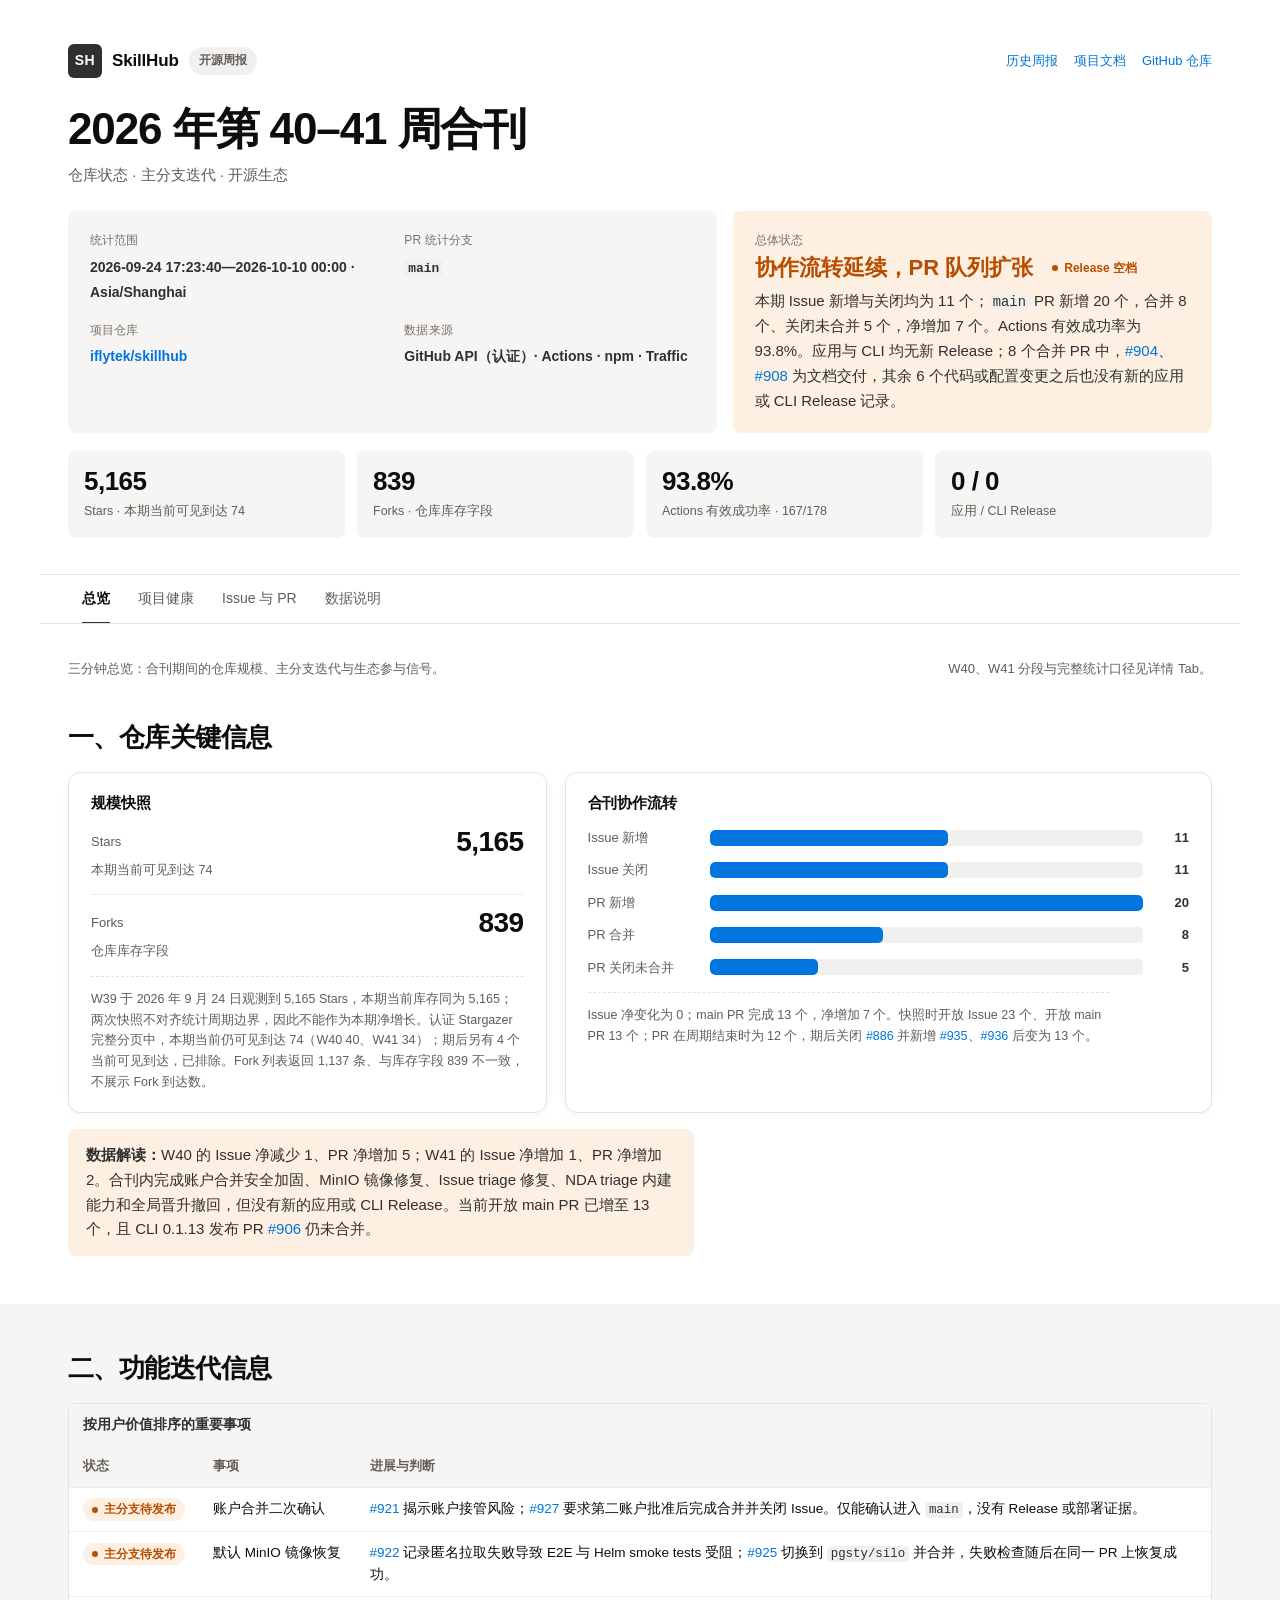
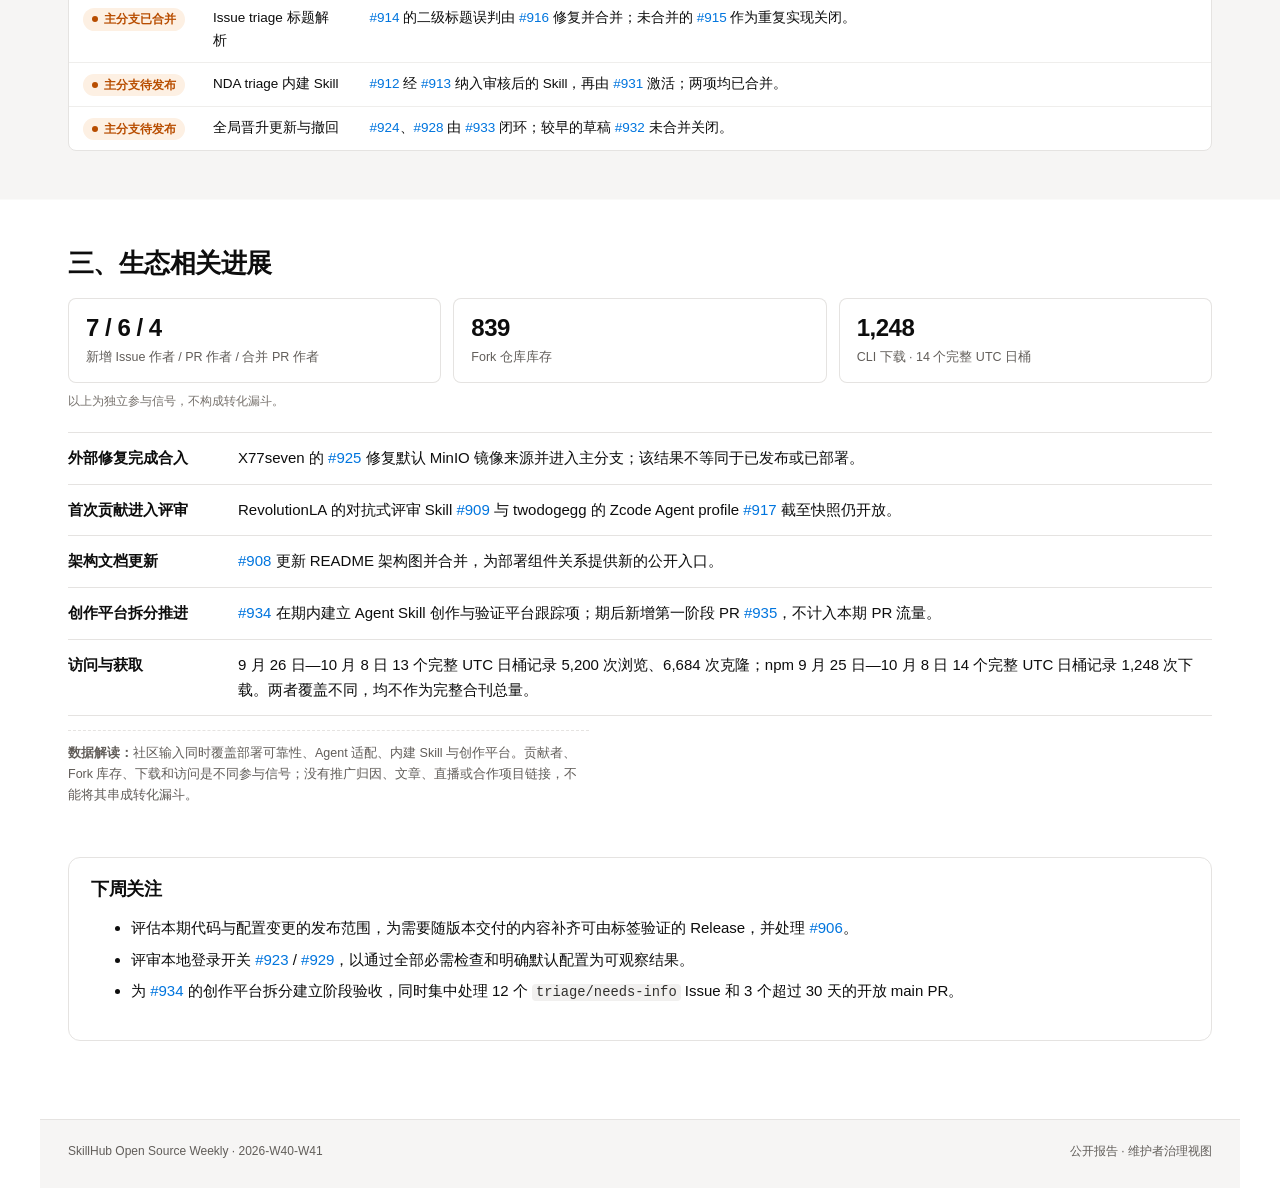
<file: site/reports/2026-W40-W41/index.html>
<!doctype html>
<html lang="zh-CN">
<head>
  <meta charset="utf-8">
  <meta name="viewport" content="width=device-width,initial-scale=1">
  <meta name="description" content="SkillHub 2026 年第 40–41 周合刊：仓库状态、主分支迭代与生态进展。">
  <title>SkillHub 开源周报｜2026 年第 40–41 周合刊</title>
  <script>document.documentElement.classList.add('js')</script>
<style data-report-theme="notion-light">
:root {
  color-scheme: light;
  --page: #ffffff;
  --paper: #ffffff;
  --warm: #f6f5f4;
  --ink: #0d0d0d;
  --ink-soft: #31302e;
  --muted: #615d59;
  --faint: #76716c;
  --line: #e5e3e1;
  --line-soft: #efeeec;
  --blue: #0075de;
  --blue-active: #005bab;
  --blue-soft: #f2f9ff;
  --green: #147a33;
  --green-soft: #e9f7ec;
  --orange: #b84d00;
  --orange-soft: #fdf0e3;
  --red: #b52d25;
  --red-soft: #fdecea;
  --neutral-soft: #f1f0ef;
  --focus: #097fe8;
  --radius-sm: 8px;
  --radius: 12px;
  --shadow: 0 2px 8px rgb(0 0 0 / 4%);
}

* {
  box-sizing: border-box;
}

html {
  scroll-behavior: smooth;
}

body {
  margin: 0;
  background: var(--page);
  color: var(--ink);
  font: 15px/1.65 Inter, -apple-system, BlinkMacSystemFont, "Segoe UI",
    "PingFang SC", "Hiragino Sans GB", "Microsoft YaHei", sans-serif;
  text-rendering: optimizeLegibility;
  -webkit-font-smoothing: antialiased;
}

a {
  color: var(--blue);
  text-decoration: none;
  text-underline-offset: 3px;
}

a:hover {
  color: var(--blue-active);
  text-decoration: underline;
}

button,
a {
  -webkit-tap-highlight-color: transparent;
}

:focus-visible {
  outline: 2px solid var(--focus);
  outline-offset: 3px;
}

code {
  padding: 1px 4px;
  border-radius: 4px;
  background: var(--neutral-soft);
  color: var(--ink-soft);
  font-size: .92em;
}

.skip-link {
  position: fixed;
  z-index: 30;
  top: 8px;
  left: -999px;
  padding: 8px 12px;
  border-radius: 4px;
  background: var(--ink-soft);
  color: #fff;
}

.skip-link:focus {
  left: 8px;
}

.report {
  width: min(1200px, 100%);
  min-height: 100vh;
  margin: 0 auto;
  background: var(--paper);
}

.masthead {
  padding: 44px 28px 36px;
  border-bottom: 1px solid var(--line);
}

.topline {
  display: flex;
  align-items: center;
  justify-content: space-between;
  gap: 18px;
  margin-bottom: 26px;
}

.brand {
  display: flex;
  align-items: center;
  gap: 10px;
  color: var(--ink);
}

.brand-mark {
  display: inline-flex;
  width: 34px;
  height: 34px;
  align-items: center;
  justify-content: center;
  border-radius: 6px;
  background: var(--ink-soft);
  color: #fff;
  font-size: 14px;
  font-weight: 700;
  letter-spacing: .04em;
}

.brand-name {
  font-size: 17px;
  font-weight: 700;
  letter-spacing: -.01em;
}

.brand-tag {
  padding: 4px 10px;
  border-radius: 9999px;
  background: var(--neutral-soft);
  color: var(--muted);
  font-size: 12px;
  font-weight: 600;
}

.utility-links {
  display: flex;
  flex-wrap: wrap;
  gap: 16px;
  font-size: 13px;
}

h1,
h2,
h3 {
  text-wrap: balance;
}

h1 {
  max-width: 820px;
  margin: 0;
  color: var(--ink);
  font-size: clamp(32px, 4vw, 44px);
  line-height: 1.15;
  letter-spacing: -.025em;
}

.report-sub {
  margin: 8px 0 24px;
  color: var(--muted);
  font-size: 15px;
}

.header-grid {
  display: grid;
  grid-template-columns: 1.15fr .85fr;
  gap: 16px;
}

.meta-card,
.headline {
  border-radius: var(--radius-sm);
  padding: 20px 22px;
}

.meta-card {
  background: var(--warm);
}

.meta-grid {
  display: grid;
  grid-template-columns: 1fr 1fr;
  gap: 16px 24px;
}

.meta-item .key,
.headline-label {
  display: block;
  margin-bottom: 4px;
  color: var(--faint);
  font-size: 12px;
  font-weight: 500;
  letter-spacing: .01em;
}

.meta-item .value {
  color: var(--ink-soft);
  font-size: 14px;
  font-weight: 600;
}

.period {
  margin: 0;
}

.headline {
  display: flex;
  flex-direction: column;
  justify-content: center;
  margin: 0;
  border: 0;
  background: var(--orange-soft);
  color: var(--ink-soft);
}

.headline-status {
  display: flex;
  align-items: center;
  gap: 10px;
  margin-bottom: 7px;
}

.headline-status strong {
  color: var(--orange);
  font-size: 22px;
  line-height: 1.2;
}

.headline p {
  margin: 0;
  max-width: 60ch;
}

.metrics {
  display: grid;
  grid-template-columns: repeat(4, 1fr);
  gap: 12px;
  margin-top: 18px;
  border: 0;
}

.metric {
  min-width: 0;
  padding: 16px;
  border: 0;
  border-radius: var(--radius-sm);
  background: var(--warm);
}

.metric strong {
  display: block;
  color: var(--ink);
  font-size: 26px;
  line-height: 1.15;
  letter-spacing: -.02em;
  font-variant-numeric: tabular-nums;
}

.metric span {
  display: block;
  margin-top: 4px;
  color: var(--muted);
  font-size: 12.5px;
}

.tabs-wrap {
  position: sticky;
  z-index: 20;
  top: 0;
  overflow-x: auto;
  border-bottom: 1px solid var(--line);
  background: rgb(255 255 255 / 97%);
  backdrop-filter: saturate(1.1) blur(5px);
}

.tabs {
  display: flex;
  min-width: max-content;
  padding: 0 28px;
}

.tab {
  position: relative;
  min-height: 48px;
  padding: 0 14px;
  border: 0;
  background: transparent;
  color: var(--muted);
  cursor: pointer;
  font: inherit;
  font-size: 14px;
  font-weight: 500;
}

.tab::after {
  position: absolute;
  right: 14px;
  bottom: -1px;
  left: 14px;
  height: 2px;
  background: transparent;
  content: "";
}

.tab:hover,
.tab[aria-selected="true"] {
  color: var(--ink);
}

.tab[aria-selected="true"] {
  font-weight: 600;
}

.tab[aria-selected="true"]::after {
  background: var(--ink-soft);
}

main {
  padding: 0 28px 48px;
}

.tab-panel {
  padding-top: 4px;
}

.js .tab-panel[hidden] {
  display: none;
}

.panel-intro {
  display: flex;
  justify-content: space-between;
  gap: 24px;
  margin: 30px 0 0;
  color: var(--muted);
  font-size: 13px;
}

.panel-intro p {
  margin: 0;
}

section.report-section {
  margin: 0;
  padding: 48px 0;
  border: 0;
}

.tab-panel > section.report-section:nth-of-type(even) {
  background: var(--warm);
  box-shadow: 0 0 0 100vmax var(--warm);
  clip-path: inset(0 -100vmax);
}

section.report-section:first-of-type {
  padding-top: 42px;
}

h2 {
  margin: 0 0 18px;
  color: var(--ink);
  font-size: 26px;
  line-height: 1.25;
  letter-spacing: -.02em;
}

h3 {
  margin: 30px 0 12px;
  color: var(--ink);
  font-size: 18px;
  line-height: 1.35;
  letter-spacing: -.01em;
}

p {
  max-width: 75ch;
  text-wrap: pretty;
}

.section-lead {
  margin: -7px 0 18px;
  color: var(--muted);
}

.table-wrap {
  overflow-x: auto;
  border: 1px solid var(--line);
  border-radius: var(--radius-sm);
  background: var(--paper);
}

table {
  width: 100%;
  min-width: 680px;
  border-collapse: collapse;
  font-size: 13.5px;
}

caption {
  padding: 10px 14px;
  background: var(--warm);
  color: var(--ink-soft);
  font-weight: 600;
  text-align: left;
}

th,
td {
  padding: 10px 14px;
  border-bottom: 1px solid var(--line-soft);
  vertical-align: top;
  text-align: left;
}

th {
  background: var(--warm);
  color: var(--muted);
  font-size: 12.5px;
  font-weight: 600;
  white-space: nowrap;
}

tbody tr:last-child td {
  border-bottom: 0;
}

tbody tr:hover {
  background: #faf9f8;
}

.number {
  text-align: right;
  white-space: nowrap;
  font-variant-numeric: tabular-nums;
}

.status,
.value-level {
  display: inline-flex;
  align-items: center;
  gap: 6px;
  min-width: 25px;
  padding: 4px 9px;
  border: 0;
  border-radius: 9999px;
  font-size: 12px;
  font-weight: 600;
  line-height: 1.2;
  white-space: nowrap;
}

.status::before {
  width: 6px;
  height: 6px;
  border-radius: 50%;
  background: currentColor;
  content: "";
}

.status.ok {
  background: var(--green-soft);
  color: var(--green);
}

.status.warn {
  background: var(--orange-soft);
  color: var(--orange);
}

.status.risk {
  background: var(--red-soft);
  color: var(--red);
}

.value-a {
  background: var(--red-soft);
  color: var(--red);
}

.value-b {
  background: var(--orange-soft);
  color: var(--orange);
}

.value-c {
  background: var(--blue-soft);
  color: var(--blue-active);
}

.value-d {
  background: var(--neutral-soft);
  color: var(--muted);
}

.risk-note {
  margin: 16px 0 0;
  padding: 14px 18px;
  border: 0;
  border-radius: var(--radius-sm);
  background: var(--orange-soft);
  color: var(--ink-soft);
}

.repo-visuals {
  display: grid;
  grid-template-columns: minmax(280px, .85fr) minmax(0, 1.15fr);
  gap: 18px;
}

.snapshot-list {
  display: grid;
  gap: 0;
}

.snapshot-row {
  display: grid;
  grid-template-columns: minmax(90px, 1fr) auto;
  gap: 4px 16px;
  align-items: center;
  padding: 13px 0;
  border-bottom: 1px solid var(--line-soft);
}

.snapshot-row:first-child {
  padding-top: 0;
}

.snapshot-row:last-child {
  padding-bottom: 0;
  border-bottom: 0;
}

.snapshot-row .snapshot-label {
  color: var(--muted);
  font-size: 13px;
}

.snapshot-row strong {
  color: var(--ink);
  font-size: 28px;
  line-height: 1.05;
  letter-spacing: -.02em;
  font-variant-numeric: tabular-nums;
}

.snapshot-row .snapshot-change {
  grid-column: 1 / -1;
  color: var(--muted);
  font-size: 12.5px;
}

.snapshot-row .snapshot-change.positive {
  color: var(--green);
}

.snapshot-row .snapshot-change.missing {
  color: var(--orange);
}

.chart-note {
  margin: 14px 0 0;
  padding-top: 12px;
  border-top: 1px dashed var(--line);
  color: var(--muted);
  font-size: 12.5px;
}

.ecosystem-signals {
  display: grid;
  grid-template-columns: repeat(3, minmax(0, 1fr));
  gap: 12px;
  margin-bottom: 20px;
}

.ecosystem-signal {
  padding: 16px 18px;
  border-radius: var(--radius-sm);
  background: var(--paper);
  box-shadow: inset 0 0 0 1px var(--line);
}

.ecosystem-signal strong {
  display: block;
  color: var(--ink);
  font-size: 24px;
  line-height: 1.15;
  letter-spacing: -.02em;
  font-variant-numeric: tabular-nums;
}

.ecosystem-signal span {
  display: block;
  margin-top: 5px;
  color: var(--muted);
  font-size: 12.5px;
}

.ecosystem-signal-note {
  grid-column: 1 / -1;
  margin: -3px 0 0;
  color: var(--faint);
  font-size: 12px;
}

.ecosystem-list,
.method-list {
  margin: 0;
  padding: 0;
  border-top: 1px solid var(--line);
  list-style: none;
}

.ecosystem-list li,
.method-list li {
  display: grid;
  grid-template-columns: 150px 1fr;
  gap: 20px;
  padding: 13px 0;
  border-bottom: 1px solid var(--line);
}

.method-list li {
  grid-template-columns: 180px 1fr;
}

.ecosystem-list strong,
.method-list strong {
  color: var(--ink);
}

.next-actions {
  margin: 4px 0 30px;
  padding: 20px 22px;
  border: 1px solid var(--line);
  border-radius: var(--radius);
  background: var(--paper);
}

.next-actions h2 {
  margin-bottom: 8px;
  font-size: 18px;
}

.next-actions ol {
  margin: 0;
  padding-left: 22px;
}

.next-actions li {
  margin: 7px 0;
}

.health-cards {
  display: grid;
  grid-template-columns: repeat(auto-fit, minmax(280px, 1fr));
  gap: 16px;
}

.health-card,
.chart-box,
.health-note {
  border: 1px solid var(--line);
  border-radius: var(--radius);
  background: var(--paper);
  box-shadow: var(--shadow);
}

.health-card {
  display: flex;
  flex-direction: column;
  gap: 9px;
  padding: 20px 22px;
}

.health-card .top {
  display: flex;
  align-items: center;
  justify-content: space-between;
  gap: 10px;
}

.health-card .name {
  color: var(--ink);
  font-size: 15px;
  font-weight: 700;
}

.health-card .health-metric {
  color: var(--ink);
  font-size: 27px;
  font-weight: 700;
  line-height: 1.1;
  letter-spacing: -.02em;
  font-variant-numeric: tabular-nums;
}

.health-card .health-metric small {
  color: var(--muted);
  font-size: 13px;
  font-weight: 500;
  letter-spacing: 0;
}

.health-card p {
  margin: 0;
  color: var(--ink-soft);
  font-size: 13.5px;
}

.health-card .detail {
  padding-top: 9px;
  border-top: 1px dashed var(--line);
  color: var(--muted);
  font-size: 12.5px;
}

.segbar {
  display: flex;
  height: 24px;
  overflow: hidden;
  margin: 15px 0 10px;
  border-radius: 6px;
  background: var(--neutral-soft);
}

.segbar > span {
  min-width: 2px;
  height: 100%;
}

.seg-success {
  background: #1aae39;
}

.seg-failure {
  background: #e16259;
}

.seg-auth {
  background: #e8a94b;
}

.seg-skipped {
  background: #d6d2cd;
}

.seg-cancelled {
  background: #8e8984;
}

.chart-legend {
  display: flex;
  flex-wrap: wrap;
  gap: 8px 20px;
  color: var(--muted);
  font-size: 13px;
}

.chart-legend span {
  display: inline-flex;
  align-items: center;
  gap: 7px;
}

.chart-legend i {
  width: 10px;
  height: 10px;
  border-radius: 3px;
}

.chart-legend b {
  color: var(--ink-soft);
  font-variant-numeric: tabular-nums;
}

.chart-grid {
  display: grid;
  grid-template-columns: repeat(2, minmax(0, 1fr));
  gap: 18px;
}

.chart-box {
  padding: 20px 22px;
}

.chart-box h3 {
  margin: 0 0 14px;
  font-size: 15px;
}

.bars {
  display: grid;
  gap: 11px;
}

.bar-row {
  display: grid;
  grid-template-columns: 88px 1fr 42px;
  gap: 10px;
  align-items: center;
  font-size: 13px;
}

.repo-visuals .bar-row {
  grid-template-columns: 112px 1fr 36px;
}

.bar-label {
  color: var(--muted);
  white-space: nowrap;
}

.bar-track {
  height: 16px;
  overflow: hidden;
  border-radius: 5px;
  background: var(--neutral-soft);
}

.bar-fill {
  display: block;
  height: 100%;
  min-width: 2px;
  border-radius: 5px;
  background: var(--blue);
}

.bar-fill.hot {
  background: var(--orange);
}

.bar-value {
  color: var(--ink-soft);
  font-weight: 700;
  text-align: right;
  font-variant-numeric: tabular-nums;
}

.donut-layout {
  display: grid;
  grid-template-columns: 150px 1fr;
  gap: 22px;
  align-items: center;
}

.donut {
  position: relative;
  width: 142px;
  height: 142px;
  border-radius: 50%;
  background: conic-gradient(var(--orange) 0 var(--value), #d6d2cd var(--value) 100%);
}

.donut::after {
  position: absolute;
  inset: 24px;
  border-radius: 50%;
  background: var(--paper);
  content: "";
}

.donut-center {
  position: absolute;
  z-index: 1;
  inset: 0;
  display: flex;
  flex-direction: column;
  align-items: center;
  justify-content: center;
}

.donut-center strong {
  color: var(--ink);
  font-size: 26px;
  line-height: 1.1;
}

.donut-center span {
  color: var(--muted);
  font-size: 12px;
}

.donut-copy p {
  margin: 0 0 9px;
  color: var(--ink-soft);
  font-size: 13.5px;
}

.donut-copy p:last-child {
  margin-bottom: 0;
}

.health-grid {
  display: grid;
  grid-template-columns: repeat(2, minmax(0, 1fr));
  gap: 18px;
  margin-top: 18px;
}

.chart-box + .table-wrap {
  margin-top: 18px;
}

.health-note {
  padding: 18px;
}

.health-note h3 {
  margin: 0 0 7px;
  font-size: 15px;
}

.health-note p {
  margin: 0;
  color: var(--ink-soft);
}

.flow-summary {
  display: grid;
  grid-template-columns: repeat(2, minmax(0, 1fr));
  gap: 12px;
  margin: 18px 0 24px;
}

.flow-item {
  padding: 16px 18px;
  border-radius: var(--radius-sm);
  background: var(--warm);
}

.flow-item strong {
  display: block;
  color: var(--ink);
  font-size: 20px;
  font-variant-numeric: tabular-nums;
}

.flow-item span {
  color: var(--muted);
  font-size: 12.5px;
}

details {
  margin-top: 16px;
  border: 1px solid var(--line);
  border-radius: var(--radius);
  background: var(--paper);
}

summary {
  padding: 14px 18px;
  color: var(--ink-soft);
  cursor: pointer;
  font-weight: 700;
}

.details-body {
  padding: 0 18px 16px;
}

footer {
  display: flex;
  justify-content: space-between;
  gap: 24px;
  padding: 22px 28px 28px;
  border-top: 1px solid var(--line);
  background: var(--warm);
  color: var(--muted);
  font-size: 12px;
}

.sr-only {
  position: absolute;
  width: 1px;
  height: 1px;
  padding: 0;
  margin: -1px;
  overflow: hidden;
  clip: rect(0, 0, 0, 0);
  white-space: nowrap;
  border: 0;
}

@media (max-width: 760px) {
  .masthead,
  main,
  footer {
    padding-right: 18px;
    padding-left: 18px;
  }

  .topline,
  footer,
  .panel-intro {
    align-items: flex-start;
    flex-direction: column;
    gap: 8px;
  }

  .header-grid,
  .meta-grid,
  .repo-visuals,
  .chart-grid,
  .health-grid,
  .flow-summary {
    grid-template-columns: 1fr;
  }

  .header-grid > *,
  .meta-item {
    min-width: 0;
  }

  .meta-item .value {
    overflow-wrap: anywhere;
  }

  .metrics {
    grid-template-columns: repeat(2, 1fr);
  }

  .tabs {
    padding: 0 6px;
  }

  section.report-section {
    padding: 38px 0;
  }

  .ecosystem-list li,
  .method-list li {
    grid-template-columns: 1fr;
    gap: 3px;
  }

  .ecosystem-signals {
    grid-template-columns: 1fr;
  }

  .ecosystem-signal-note {
    grid-column: auto;
  }

  .donut-layout {
    grid-template-columns: 1fr;
    justify-items: center;
  }

  .donut-copy {
    text-align: center;
  }
}

@media (max-width: 430px) {
  h1 {
    font-size: 30px;
    overflow-wrap: anywhere;
  }

  .bar-row {
    grid-template-columns: 76px 1fr 32px;
    gap: 7px;
  }

  .repo-visuals .bar-row {
    grid-template-columns: 98px 1fr 28px;
  }
}

@media (prefers-reduced-motion: reduce) {
  html {
    scroll-behavior: auto;
  }
}

@media print {
  @page {
    size: A4;
    margin: 13mm;
  }

  body {
    background: #fff;
    font-size: 10px;
  }

  .report {
    width: 100%;
  }

  .masthead,
  main,
  footer {
    padding-right: 0;
    padding-left: 0;
  }

  .tabs-wrap,
  .skip-link,
  .utility-links {
    display: none !important;
  }

  .tab-panel[hidden] {
    display: block !important;
  }

  .tab-panel {
    break-before: page;
  }

  .tab-panel:first-child {
    break-before: auto;
  }

  .tab-panel > section.report-section:nth-of-type(even) {
    background: #fff;
    box-shadow: none;
    clip-path: none;
  }

  section.report-section {
    padding: 16px 0;
  }

  h1 {
    font-size: 27px;
  }

  h2,
  h3,
  tr,
  .health-card,
  .health-note,
  .chart-box,
  .next-actions {
    break-inside: avoid;
  }

  table {
    min-width: 0;
    font-size: 8px;
  }

  th,
  td {
    padding: 5px 6px;
  }

  .health-card,
  .health-note,
  .chart-box {
    box-shadow: none;
  }

  .segbar,
  .bar-fill,
  .donut,
  .status,
  .value-level,
  .metric,
  .headline {
    print-color-adjust: exact;
    -webkit-print-color-adjust: exact;
  }
}
  </style>  <noscript>
    <style>
      .tabs-wrap { display: none !important; }
      .tab-panel[hidden] { display: block !important; }
    </style>
  </noscript>
</head>
<body>
  <a class="skip-link" href="#report-content">跳到报告正文</a>
  <article class="report"
    data-period-start="2026-09-24T17:23:40+08:00"
    data-period-end="2026-10-10T00:00:00+08:00"
    data-period-boundary="[)"
    data-period-status="extended"
    data-snapshot-at="2026-10-10T15:15:42+08:00"
    data-pr-target-branch="main"
    data-star-evidence="current-visible-arrivals"
    data-star-api-status="success"
    data-star-arrivals="74"
    data-star-post-period-arrivals="4"
    data-star-observed-total="5165"
    data-star-observed-at="2026-10-10T15:15:42+08:00"
    data-star-previous-observed-total="5165"
    data-star-previous-observed-at="2026-09-24T17:25:14+08:00"
    data-star-observation-delta="0"
    data-star-start-at=""
    data-star-end-at="">
    <header class="masthead">
      <div class="topline">
        <div class="brand"><span class="brand-mark" aria-hidden="true">SH</span><span class="brand-name">SkillHub</span><span class="brand-tag">开源周报</span></div>
        <nav class="utility-links" aria-label="报告链接">
          <a href="../../archive.html">历史周报</a>
          <a href="https://iflytek.github.io/skillhub/">项目文档</a>
          <a href="https://github.com/iflytek/skillhub">GitHub 仓库</a>
        </nav>
      </div>
      <h1>2026 年第 40–41 周合刊</h1>
      <p class="report-sub">仓库状态 · 主分支迭代 · 开源生态</p>
      <div class="header-grid">
        <div class="meta-card">
          <div class="meta-grid">
            <div class="meta-item"><span class="key">统计范围</span><span class="value">2026-09-24 17:23:40—2026-10-10 00:00 · Asia/Shanghai</span></div>
            <div class="meta-item"><span class="key">PR 统计分支</span><span class="value"><code>main</code></span></div>
            <div class="meta-item"><span class="key">项目仓库</span><span class="value"><a href="https://github.com/iflytek/skillhub">iflytek/skillhub</a></span></div>
            <div class="meta-item"><span class="key">数据来源</span><span class="value">GitHub API（认证）· Actions · npm · Traffic</span></div>
          </div>
        </div>
        <div class="headline">
          <span class="headline-label">总体状态</span>
          <div class="headline-status"><strong>协作流转延续，PR 队列扩张</strong><span class="status warn">Release 空档</span></div>
          <p>本期 Issue 新增与关闭均为 11 个；<code>main</code> PR 新增 20 个，合并 8 个、关闭未合并 5 个，净增加 7 个。Actions 有效成功率为 93.8%。应用与 CLI 均无新 Release；8 个合并 PR 中，<a href="https://github.com/iflytek/skillhub/pull/904">#904</a>、<a href="https://github.com/iflytek/skillhub/pull/908">#908</a> 为文档交付，其余 6 个代码或配置变更之后也没有新的应用或 CLI Release 记录。</p>
        </div>
      </div>
      <div class="metrics" aria-label="四项核心指标">
        <div class="metric"><strong>5,165</strong><span>Stars · 本期当前可见到达 74</span></div>
        <div class="metric"><strong>839</strong><span>Forks · 仓库库存字段</span></div>
        <div class="metric"><strong>93.8%</strong><span>Actions 有效成功率 · 167/178</span></div>
        <div class="metric"><strong>0 / 0</strong><span>应用 / CLI Release</span></div>
      </div>
    </header>

    <div class="tabs-wrap">
      <nav class="tabs" role="tablist" aria-label="周报视图">
        <button class="tab" id="tab-overview" type="button" role="tab" aria-selected="true" aria-controls="panel-overview" tabindex="0" data-tab="overview">总览</button>
        <button class="tab" id="tab-health" type="button" role="tab" aria-selected="false" aria-controls="panel-health" tabindex="-1" data-tab="health">项目健康</button>
        <button class="tab" id="tab-flow" type="button" role="tab" aria-selected="false" aria-controls="panel-flow" tabindex="-1" data-tab="flow">Issue 与 PR</button>
        <button class="tab" id="tab-method" type="button" role="tab" aria-selected="false" aria-controls="panel-method" tabindex="-1" data-tab="method">数据说明</button>
      </nav>
    </div>

    <main id="report-content">
      <div class="tab-panel" id="panel-overview" role="tabpanel" tabindex="0" aria-labelledby="tab-overview" data-panel="overview">
        <div class="panel-intro"><p>三分钟总览：合刊期间的仓库规模、主分支迭代与生态参与信号。</p><p>W40、W41 分段与完整统计口径见详情 Tab。</p></div>

        <section class="report-section" data-module="repository-summary" aria-labelledby="repository-title">
          <h2 id="repository-title">一、仓库关键信息</h2>
          <div class="repo-visuals">
            <div class="chart-box" data-module="repository-scale">
              <h3>规模快照</h3>
              <div class="snapshot-list">
                <div class="snapshot-row"><span class="snapshot-label">Stars</span><strong>5,165</strong><span class="snapshot-change">本期当前可见到达 74</span></div>
                <div class="snapshot-row"><span class="snapshot-label">Forks</span><strong>839</strong><span class="snapshot-change">仓库库存字段</span></div>
              </div>
              <p class="chart-note">W39 于 2026 年 9 月 24 日观测到 5,165 Stars，本期当前库存同为 5,165；两次快照不对齐统计周期边界，因此不能作为本期净增长。认证 Stargazer 完整分页中，本期当前仍可见到达 74（W40 40、W41 34）；期后另有 4 个当前可见到达，已排除。Fork 列表返回 1,137 条、与库存字段 839 不一致，不展示 Fork 到达数。</p>
            </div>
            <div class="chart-box" data-module="weekly-collaboration-chart">
              <h3>合刊协作流转</h3>
              <div class="bars" role="img" aria-label="W40-W41 合刊协作流转：Issue 新增 11 个、关闭 11 个；目标为 main 的 PR 新增 20 个、合并 8 个、关闭未合并 5 个">
                <div class="bar-row"><span class="bar-label">Issue 新增</span><span class="bar-track"><span class="bar-fill" style="width:55%"></span></span><span class="bar-value">11</span></div>
                <div class="bar-row"><span class="bar-label">Issue 关闭</span><span class="bar-track"><span class="bar-fill" style="width:55%"></span></span><span class="bar-value">11</span></div>
                <div class="bar-row"><span class="bar-label">PR 新增</span><span class="bar-track"><span class="bar-fill" style="width:100%"></span></span><span class="bar-value">20</span></div>
                <div class="bar-row"><span class="bar-label">PR 合并</span><span class="bar-track"><span class="bar-fill" style="width:40%"></span></span><span class="bar-value">8</span></div>
                <div class="bar-row"><span class="bar-label">PR 关闭未合并</span><span class="bar-track"><span class="bar-fill" style="width:25%"></span></span><span class="bar-value">5</span></div>
              </div>
              <p class="chart-note">Issue 净变化为 0；main PR 完成 13 个，净增加 7 个。快照时开放 Issue 23 个、开放 main PR 13 个；PR 在周期结束时为 12 个，期后关闭 <a href="https://github.com/iflytek/skillhub/pull/886">#886</a> 并新增 <a href="https://github.com/iflytek/skillhub/pull/935">#935</a>、<a href="https://github.com/iflytek/skillhub/pull/936">#936</a> 后变为 13 个。</p>
            </div>
          </div>
          <p class="risk-note"><strong>数据解读：</strong>W40 的 Issue 净减少 1、PR 净增加 5；W41 的 Issue 净增加 1、PR 净增加 2。合刊内完成账户合并安全加固、MinIO 镜像修复、Issue triage 修复、NDA triage 内建能力和全局晋升撤回，但没有新的应用或 CLI Release。当前开放 main PR 已增至 13 个，且 CLI 0.1.13 发布 PR <a href="https://github.com/iflytek/skillhub/pull/906">#906</a> 仍未合并。</p>
        </section>

        <section class="report-section" data-module="feature-iterations" aria-labelledby="feature-title">
          <h2 id="feature-title">二、功能迭代信息</h2>
          <div class="table-wrap"><table><caption>按用户价值排序的重要事项</caption><thead><tr><th>状态</th><th>事项</th><th>进展与判断</th></tr></thead><tbody>
            <tr><td><span class="status warn">主分支待发布</span></td><td>账户合并二次确认</td><td><a href="https://github.com/iflytek/skillhub/issues/921">#921</a> 揭示账户接管风险；<a href="https://github.com/iflytek/skillhub/pull/927">#927</a> 要求第二账户批准后完成合并并关闭 Issue。仅能确认进入 <code>main</code>，没有 Release 或部署证据。</td></tr>
            <tr><td><span class="status warn">主分支待发布</span></td><td>默认 MinIO 镜像恢复</td><td><a href="https://github.com/iflytek/skillhub/issues/922">#922</a> 记录匿名拉取失败导致 E2E 与 Helm smoke tests 受阻；<a href="https://github.com/iflytek/skillhub/pull/925">#925</a> 切换到 <code>pgsty/silo</code> 并合并，失败检查随后在同一 PR 上恢复成功。</td></tr>
            <tr><td><span class="status warn">主分支已合并</span></td><td>Issue triage 标题解析</td><td><a href="https://github.com/iflytek/skillhub/issues/914">#914</a> 的二级标题误判由 <a href="https://github.com/iflytek/skillhub/pull/916">#916</a> 修复并合并；未合并的 <a href="https://github.com/iflytek/skillhub/pull/915">#915</a> 作为重复实现关闭。</td></tr>
            <tr><td><span class="status warn">主分支待发布</span></td><td>NDA triage 内建 Skill</td><td><a href="https://github.com/iflytek/skillhub/issues/912">#912</a> 经 <a href="https://github.com/iflytek/skillhub/pull/913">#913</a> 纳入审核后的 Skill，再由 <a href="https://github.com/iflytek/skillhub/pull/931">#931</a> 激活；两项均已合并。</td></tr>
            <tr><td><span class="status warn">主分支待发布</span></td><td>全局晋升更新与撤回</td><td><a href="https://github.com/iflytek/skillhub/issues/924">#924</a>、<a href="https://github.com/iflytek/skillhub/issues/928">#928</a> 由 <a href="https://github.com/iflytek/skillhub/pull/933">#933</a> 闭环；较早的草稿 <a href="https://github.com/iflytek/skillhub/pull/932">#932</a> 未合并关闭。</td></tr>
          </tbody></table></div>
        </section>

        <section class="report-section" data-module="ecosystem-progress" aria-labelledby="ecosystem-title">
          <h2 id="ecosystem-title">三、生态相关进展</h2>
          <div class="ecosystem-signals" data-module="ecosystem-signals" role="img" aria-label="W40-W41 开源生态参与信号：新增 Issue 作者 7 位、新增 main PR 作者 6 位、本期合并 PR 作者 4 位；仓库 Fork 库存 839；SkillHub CLI 14 个完整 UTC 日桶下载 1248 次">
            <div class="ecosystem-signal"><strong>7 / 6 / 4</strong><span>新增 Issue 作者 / PR 作者 / 合并 PR 作者</span></div>
            <div class="ecosystem-signal"><strong>839</strong><span>Fork 仓库库存</span></div>
            <div class="ecosystem-signal"><strong>1,248</strong><span>CLI 下载 · 14 个完整 UTC 日桶</span></div>
            <p class="ecosystem-signal-note">以上为独立参与信号，不构成转化漏斗。</p>
          </div>
          <ul class="ecosystem-list">
            <li><strong>外部修复完成合入</strong><span>X77seven 的 <a href="https://github.com/iflytek/skillhub/pull/925">#925</a> 修复默认 MinIO 镜像来源并进入主分支；该结果不等同于已发布或已部署。</span></li>
            <li><strong>首次贡献进入评审</strong><span>RevolutionLA 的对抗式评审 Skill <a href="https://github.com/iflytek/skillhub/pull/909">#909</a> 与 twodogegg 的 Zcode Agent profile <a href="https://github.com/iflytek/skillhub/pull/917">#917</a> 截至快照仍开放。</span></li>
            <li><strong>架构文档更新</strong><span><a href="https://github.com/iflytek/skillhub/pull/908">#908</a> 更新 README 架构图并合并，为部署组件关系提供新的公开入口。</span></li>
            <li><strong>创作平台拆分推进</strong><span><a href="https://github.com/iflytek/skillhub/issues/934">#934</a> 在期内建立 Agent Skill 创作与验证平台跟踪项；期后新增第一阶段 PR <a href="https://github.com/iflytek/skillhub/pull/935">#935</a>，不计入本期 PR 流量。</span></li>
            <li><strong>访问与获取</strong><span>9 月 26 日—10 月 8 日 13 个完整 UTC 日桶记录 5,200 次浏览、6,684 次克隆；npm 9 月 25 日—10 月 8 日 14 个完整 UTC 日桶记录 1,248 次下载。两者覆盖不同，均不作为完整合刊总量。</span></li>
          </ul>
          <p class="chart-note"><strong>数据解读：</strong>社区输入同时覆盖部署可靠性、Agent 适配、内建 Skill 与创作平台。贡献者、Fork 库存、下载和访问是不同参与信号；没有推广归因、文章、直播或合作项目链接，不能将其串成转化漏斗。</p>
        </section>

        <aside class="next-actions" data-module="next-actions" aria-labelledby="next-title"><h2 id="next-title">下周关注</h2><ul class="next-list">
          <li>评估本期代码与配置变更的发布范围，为需要随版本交付的内容补齐可由标签验证的 Release，并处理 <a href="https://github.com/iflytek/skillhub/pull/906">#906</a>。</li>
          <li>评审本地登录开关 <a href="https://github.com/iflytek/skillhub/issues/923">#923</a> / <a href="https://github.com/iflytek/skillhub/pull/929">#929</a>，以通过全部必需检查和明确默认配置为可观察结果。</li>
          <li>为 <a href="https://github.com/iflytek/skillhub/issues/934">#934</a> 的创作平台拆分建立阶段验收，同时集中处理 12 个 <code>triage/needs-info</code> Issue 和 3 个超过 30 天的开放 main PR。</li>
        </ul></aside>
      </div>

      <div class="tab-panel" id="panel-health" role="tabpanel" tabindex="0" aria-labelledby="tab-health" data-panel="health" hidden>
        <div class="panel-intro"><p>项目健康详情：区分 W40、W41 的执行稳定性、交付状态与当前开放队列。</p><p>流水线成功只说明工作流执行结果，不代表公开漏洞数量为 0。</p></div>
        <section class="report-section" data-module="health-summary" aria-labelledby="health-summary-title"><h2 id="health-summary-title">项目健康状态</h2><div class="health-cards">
          <article class="health-card"><div class="top"><span class="name">工程稳定性</span><span class="status warn">需关注</span></div><div class="health-metric">93.8% <small>167/178</small></div><p>有效运行成功 167 次、失败 11 次。</p><div class="detail">合刊共 347 条：另有等待授权 94、条件跳过 70、取消 5。W40 为 100.0%，W41 为 91.1%。</div></article>
          <article class="health-card"><div class="top"><span class="name">安全流水线</span><span class="status warn">授权缺口</span></div><div class="health-metric">31 / 32 <small>有效运行成功</small></div><p>Security 失败 1 次，随后在同一 PR 上成功。</p><div class="detail">另有等待授权 19 次、条件跳过 11 次；执行结果不等同于漏洞数量为 0。</div></article>
          <article class="health-card"><div class="top"><span class="name">自动化运营</span><span class="status ok">核心任务稳定</span></div><div class="health-metric">61 / 61 <small>Backlog Rescore</small></div><p>Issue Triage 成功 19 次、失败 0 次。</p><div class="detail">Issue Triage 另有跳过 25、取消 4；Claim Issue Reward 12 次均跳过。</div></article>
          <article class="health-card"><div class="top"><span class="name">Release 交付</span><span class="status warn">本期缺失</span></div><div class="health-metric">0 / 0 <small>应用 / CLI</small></div><p>本期没有新 Release。</p><div class="detail">最新仍为 9 月 19 日发布的 <a href="https://github.com/iflytek/skillhub/releases/tag/v0.2.21">v0.2.21</a>；本期合并 8 个 PR，其中 2 个为文档交付，其余 6 个晚于该版本。</div></article>
          <article class="health-card"><div class="top"><span class="name">Issue 治理</span><span class="status warn">持平</span></div><div class="health-metric">0 <small>本期净流量</small></div><p>新增 11、关闭 11；快照开放 23 个。</p><div class="detail">其中 12 个带 <code>triage/needs-info</code>，占 52.2%；16 个已开放至少 30 天。</div></article>
          <article class="health-card"><div class="top"><span class="name">PR 治理</span><span class="status warn">库存扩张</span></div><div class="health-metric">+7 <small>本期净流量</small></div><p>main：新增 20、合并 8、关闭未合并 5。</p><div class="detail">周期结束时开放 12 个；期后事件后快照为 13 个，其中 2 个草稿、3 个已超过 30 天。</div></article>
        </div></section>

        <section class="report-section" data-module="workflow-execution" aria-labelledby="actions-title"><h2 id="actions-title">CI 与自动化执行</h2>
          <p class="section-lead">合刊共 347 条 Actions：成功 167、失败 11、等待授权 94、跳过 70、取消 5。</p>
          <div class="chart-box" data-module="actions-outcome-chart"><h3>Actions 结果构成</h3><div class="segbar" role="img" aria-label="W40-W41 Actions 共 347 条记录：成功 167，失败 11，等待授权 94，条件跳过 70，取消 5"><span class="seg-success" style="width:48.13%"></span><span class="seg-failure" style="width:3.17%"></span><span class="seg-auth" style="width:27.09%"></span><span class="seg-skipped" style="width:20.17%"></span><span class="seg-cancelled" style="width:1.44%"></span></div><div class="chart-legend" aria-hidden="true"><span><i class="seg-success"></i>成功 <b>167</b></span><span><i class="seg-failure"></i>失败 <b>11</b></span><span><i class="seg-auth"></i>等待授权 <b>94</b></span><span><i class="seg-skipped"></i>跳过 <b>70</b></span><span><i class="seg-cancelled"></i>取消 <b>5</b></span></div><p class="chart-note">有效成功率 = 167 / (167 + 11) = 93.8%。11 次失败均出现在 W41；其中 #925、#927 与 #929 共 9 次失败后在同一标题下出现成功运行，#926 的 1 次失败对应的草稿被 #927 取代，#919 的 1 次 E2E 失败在统计期内未见同标题恢复。</p></div>
          <div class="table-wrap"><table><caption>分段与重点工作流</caption><thead><tr><th>范围 / 工作流</th><th>结果</th><th>解读</th></tr></thead><tbody>
            <tr><td>W40</td><td>54 成功 / 0 失败 / 18 等待授权 / 18 跳过 / 1 取消</td><td>有效成功率 100.0%；该比例不含等待授权、跳过与取消。</td></tr>
            <tr><td>W41</td><td>113 成功 / 11 失败 / 76 等待授权 / 52 跳过 / 4 取消</td><td>有效成功率 91.1%；失败集中在 10 月 3 日与 8 日。</td></tr>
            <tr><td>Security</td><td>31 成功 / 1 失败 / 19 等待授权 / 11 跳过</td><td>#925 的失败随后恢复；私有安全告警未取得。</td></tr>
            <tr><td>PR Tests / E2E</td><td>19 / 6 成功；2 / 5 失败</td><td>PR Tests 另有等待授权 19、跳过 11、取消 1；E2E 另有等待授权 15、跳过 11。</td></tr>
            <tr><td>Issue Backlog Rescore / Triage</td><td>61 / 19 成功，失败均为 0</td><td>Triage 另有跳过 25、取消 4；自动化评论不等于维护者人工响应。</td></tr>
          </tbody></table></div>
        </section>

        <section class="report-section" data-module="backlog-health" aria-labelledby="backlog-title"><h2 id="backlog-title">开放队列健康</h2><p class="section-lead">以下为 10 月 10 日 15:15 快照，不参与合刊事件流量计算。</p>
          <h3>Issue 健康</h3><div class="chart-grid"><div class="chart-box" data-module="issue-age-chart"><h3>开放 Issue 年龄结构</h3><div class="bars" role="img" aria-label="当前开放 Issue 23 个：不足 7 天 2 个，7 到 13 天 2 个，14 到 29 天 3 个，30 天以上 16 个"><div class="bar-row"><span class="bar-label">&lt; 7 天</span><span class="bar-track"><span class="bar-fill" style="width:12.5%"></span></span><span class="bar-value">2</span></div><div class="bar-row"><span class="bar-label">7—13 天</span><span class="bar-track"><span class="bar-fill" style="width:12.5%"></span></span><span class="bar-value">2</span></div><div class="bar-row"><span class="bar-label">14—29 天</span><span class="bar-track"><span class="bar-fill" style="width:18.75%"></span></span><span class="bar-value">3</span></div><div class="bar-row"><span class="bar-label">≥ 30 天</span><span class="bar-track"><span class="bar-fill hot" style="width:100%"></span></span><span class="bar-value">16</span></div></div></div><div class="chart-box" data-module="issue-needs-info-chart"><h3><code>triage/needs-info</code> 占比</h3><div class="donut-layout"><div class="donut" style="--value:52.2%" role="img" aria-label="当前开放 Issue 中 12 个带 triage/needs-info 标签，占 23 个开放 Issue 的 52.2%"><div class="donut-center"><strong>52.2%</strong><span>12 / 23</span></div></div><div class="donut-copy"><p><strong>12 个</strong> Issue 仍需补充信息。</p><p>应集中澄清、拆解或关闭。</p></div></div></div></div>
          <h3>PR 健康</h3><div class="chart-box" data-module="pr-age-chart"><div class="bars" role="img" aria-label="当前开放 main PR 13 个：不足 7 天 5 个，7 到 13 天 4 个，14 到 29 天 1 个，30 天以上 3 个"><div class="bar-row"><span class="bar-label">&lt; 7 天</span><span class="bar-track"><span class="bar-fill" style="width:100%"></span></span><span class="bar-value">5</span></div><div class="bar-row"><span class="bar-label">7—13 天</span><span class="bar-track"><span class="bar-fill" style="width:80%"></span></span><span class="bar-value">4</span></div><div class="bar-row"><span class="bar-label">14—29 天</span><span class="bar-track"><span class="bar-fill" style="width:20%"></span></span><span class="bar-value">1</span></div><div class="bar-row"><span class="bar-label">≥ 30 天</span><span class="bar-track"><span class="bar-fill hot" style="width:60%"></span></span><span class="bar-value">3</span></div></div><p class="chart-note">快照包含期后新建的 <a href="https://github.com/iflytek/skillhub/pull/935">#935</a>、<a href="https://github.com/iflytek/skillhub/pull/936">#936</a>；长期 PR 为 <a href="https://github.com/iflytek/skillhub/pull/437">#437</a>、<a href="https://github.com/iflytek/skillhub/pull/630">#630</a>、<a href="https://github.com/iflytek/skillhub/pull/797">#797</a>。草稿为 <a href="https://github.com/iflytek/skillhub/pull/894">#894</a> 与期后 #936。</p></div>
        </section>
      </div>

      <div class="tab-panel" id="panel-flow" role="tabpanel" tabindex="0" aria-labelledby="tab-flow" data-panel="flow" hidden>
        <div class="panel-intro"><p>先看合刊及 W40/W41 分段流转，再看需要优先判断的高价值输入。</p><p>价值级别是治理判断，不替代仓库标签。</p></div>
        <section class="report-section" data-module="weekly-flow" aria-labelledby="flow-title"><h2 id="flow-title">合刊 Issue 与 PR 流转</h2>
          <div class="flow-summary"><div class="flow-item"><strong>Issue +11 / 关闭 11</strong><span>重新打开 0 · 净变化 0 · 快照开放 23</span></div><div class="flow-item"><strong>PR +20 / 完成 13</strong><span>合并 8 + 关闭未合并 5 · 净增加 7 · 周期末开放 12</span></div></div>
          <div class="table-wrap"><table><caption>W40 / W41 分段复核</caption><thead><tr><th>分段</th><th>Issue</th><th>main PR</th><th>Release</th></tr></thead><tbody><tr><td>W40</td><td>新增 4 / 关闭 5 / 净 -1</td><td>新增 7 / 合并 1 / 关闭未合并 1 / 净 +5</td><td>应用 0 / CLI 0</td></tr><tr><td>W41</td><td>新增 7 / 关闭 6 / 净 +1</td><td>新增 13 / 合并 7 / 关闭未合并 4 / 净 +2</td><td>应用 0 / CLI 0</td></tr><tr><td>合刊</td><td>新增 11 / 关闭 11 / 净 0</td><td>新增 20 / 合并 8 / 关闭未合并 5 / 净 +7</td><td>应用 0 / CLI 0</td></tr></tbody></table></div>
          <p class="risk-note"><strong>数据解读：</strong>两段均无重新打开事件。11 个关闭 Issue 中 4 个创建于更早周期，说明存量仍有消化；PR 新增明显快于完成。快照晚于边界 15 小时 15 分：期后 <a href="https://github.com/iflytek/skillhub/pull/886">#886</a> 关闭未合并，<a href="https://github.com/iflytek/skillhub/pull/935">#935</a>、<a href="https://github.com/iflytek/skillhub/pull/936">#936</a> 新建，因此快照开放 main PR 为 13 个；这三项不进入合刊总数。</p>

          <h3>重点新增 Issue（按价值排序，6 / 11）</h3><div class="table-wrap"><table><caption class="sr-only">W40-W41 重点新增 Issue 价值排序，共展示 11 个中的 6 个</caption><thead><tr><th>价值</th><th>Issue</th><th>判断</th><th>结果</th></tr></thead><tbody>
            <tr><td><span class="value-level value-a">A</span></td><td><a href="https://github.com/iflytek/skillhub/issues/921">#921 账户合并接管风险</a></td><td>安全边界明确，未经第二账户确认即可合并会形成账户接管。</td><td>由 <a href="https://github.com/iflytek/skillhub/pull/927">#927</a> 修复并关闭，主分支待发布。</td></tr>
            <tr><td><span class="value-level value-a">A</span></td><td><a href="https://github.com/iflytek/skillhub/issues/922">#922 默认 MinIO 镜像不可拉取</a></td><td>直接阻断 E2E 与 Helm smoke tests，影响默认部署路径。</td><td>由 <a href="https://github.com/iflytek/skillhub/pull/925">#925</a> 修复并关闭，主分支待发布。</td></tr>
            <tr><td><span class="value-level value-a">A</span></td><td><a href="https://github.com/iflytek/skillhub/issues/923">#923 关闭本地登录与自助注册</a></td><td>企业身份接入需要可配置的本地认证边界，标记 high risk。</td><td>截至快照仍开放；对应 <a href="https://github.com/iflytek/skillhub/pull/929">#929</a> 仍在评审。</td></tr>
            <tr><td><span class="value-level value-a">A</span></td><td><a href="https://github.com/iflytek/skillhub/issues/924">#924 全局 Skill 降级 / 撤回</a></td><td>补齐全局晋升后的治理回退路径。</td><td>由 <a href="https://github.com/iflytek/skillhub/pull/933">#933</a> 实现并关闭，主分支待发布。</td></tr>
            <tr><td><span class="value-level value-a">A</span></td><td><a href="https://github.com/iflytek/skillhub/issues/928">#928 局部更新无法更新全局 Skill</a></td><td>影响已晋升内容的持续维护。</td><td>同由 <a href="https://github.com/iflytek/skillhub/pull/933">#933</a> 修复并关闭。</td></tr>
            <tr><td><span class="value-level value-b">B</span></td><td><a href="https://github.com/iflytek/skillhub/issues/911">#911 24 小时单次邀请链接</a></td><td>团队加入体验明确，需验证 token 生命周期、撤销与审计。</td><td>截至快照仍开放，标记 <code>triage/agent-ready</code>。</td></tr>
          </tbody></table></div>
          <p class="chart-note">其余 5 个新增 Issue：<a href="https://github.com/iflytek/skillhub/issues/905">#905</a> 对抗式代码评审 Skill、<a href="https://github.com/iflytek/skillhub/issues/910">#910</a> Skill 自定义头像、<a href="https://github.com/iflytek/skillhub/issues/912">#912</a> NDA triage、<a href="https://github.com/iflytek/skillhub/issues/914">#914</a> 二级标题误判、<a href="https://github.com/iflytek/skillhub/issues/934">#934</a> Agent Skill 创作平台跟踪项；其中 #905、#912、#914 已关闭。</p>

          <h3>关键 PR 流转</h3><div class="table-wrap"><table><caption class="sr-only">W40-W41 关键 PR 流转</caption><thead><tr><th>状态</th><th>价值</th><th>PR</th><th>结果与判断</th></tr></thead><tbody>
            <tr><td>主分支待发布</td><td><span class="value-level value-a">A</span></td><td><a href="https://github.com/iflytek/skillhub/pull/925">#925</a> / <a href="https://github.com/iflytek/skillhub/pull/927">#927</a></td><td>分别恢复默认 MinIO 镜像和加固账户合并；失败检查有后续恢复证据，但没有新 Release。</td></tr>
            <tr><td>主分支待发布</td><td><span class="value-level value-a">A</span></td><td><a href="https://github.com/iflytek/skillhub/pull/933">#933</a></td><td>同时闭环全局晋升后的更新与撤回两项问题。</td></tr>
            <tr><td>主分支待发布</td><td><span class="value-level value-b">B</span></td><td><a href="https://github.com/iflytek/skillhub/pull/913">#913</a> / <a href="https://github.com/iflytek/skillhub/pull/931">#931</a></td><td>完成 NDA triage Skill 的审核纳入与默认激活。</td></tr>
            <tr><td>自动化修复 / 文档更新</td><td><span class="value-level value-b">B</span></td><td><a href="https://github.com/iflytek/skillhub/pull/916">#916</a> / <a href="https://github.com/iflytek/skillhub/pull/908">#908</a></td><td>修复 Issue triage 二级标题解析，并更新公开架构图；两项均已合并，不以应用 Release 状态描述。</td></tr>
            <tr><td>周报交付</td><td><span class="value-level value-c">C</span></td><td><a href="https://github.com/iflytek/skillhub/pull/904">#904</a></td><td>发布 W39 官方镜像；这是文档交付，不计为应用 Release。</td></tr>
          </tbody></table></div>
          <details data-module="closed-pr-cleanup"><summary>本期关闭未合并 PR（5 个）</summary><div class="details-body"><p><a href="https://github.com/iflytek/skillhub/pull/903">#903</a>、<a href="https://github.com/iflytek/skillhub/pull/915">#915</a>、<a href="https://github.com/iflytek/skillhub/pull/926">#926</a>、<a href="https://github.com/iflytek/skillhub/pull/930">#930</a>、<a href="https://github.com/iflytek/skillhub/pull/932">#932</a> 均未合并关闭；同主题后续合并 PR 分别为 #904、#916、#927、#931、#933。前述 5 个只计入关闭未合并，不计入合并或发布。</p></div></details>

          <h3>当前 A / B 判断队列</h3><div class="table-wrap"><table><caption class="sr-only">当前高价值 Issue 与 PR 队列</caption><thead><tr><th>价值</th><th>对象</th><th>判断与下一门槛</th></tr></thead><tbody>
            <tr><td><span class="value-level value-a">A</span></td><td><a href="https://github.com/iflytek/skillhub/issues/923">#923</a> / <a href="https://github.com/iflytek/skillhub/pull/929">#929</a></td><td>企业本地认证开关；下一门槛是通过必需检查并确认默认配置及初始外部角色语义。</td></tr>
            <tr><td><span class="value-level value-a">A</span></td><td><a href="https://github.com/iflytek/skillhub/pull/906">#906 CLI 0.1.13</a></td><td>本期 CLI Release 为 0；下一门槛是完成评审、合并并出现对应发布记录。</td></tr>
            <tr><td><span class="value-level value-a">A</span></td><td><a href="https://github.com/iflytek/skillhub/issues/934">#934 创作与验证平台</a></td><td>已建立拆分跟踪；期后 #935 进入第一阶段，需按阶段验证领域模型、隔离与真实探测边界。</td></tr>
            <tr><td><span class="value-level value-b">B</span></td><td><a href="https://github.com/iflytek/skillhub/pull/909">#909 对抗式评审 Skill</a> / <a href="https://github.com/iflytek/skillhub/pull/917">#917 Zcode profile</a></td><td>两项首次贡献仍开放；下一门槛分别是内容安全审核和 CLI profile 兼容验证。</td></tr>
            <tr><td><span class="value-level value-b">B</span></td><td><a href="https://github.com/iflytek/skillhub/issues/911">#911 单次邀请链接</a></td><td>已标记 agent-ready；需补齐生命周期、撤销、审计和测试证据。</td></tr>
          </tbody></table></div>
        </section>
      </div>

      <div class="tab-panel" id="panel-method" role="tabpanel" tabindex="-1" aria-labelledby="tab-method" data-panel="method" hidden>
        <div class="panel-intro"><p>这里说明合刊时间边界、分段、数据来源与缺失项。</p><p>未取得的维度不以 0 或上期数值替代。</p></div>
        <section class="report-section" data-module="metric-definitions" aria-labelledby="method-title"><h2 id="method-title">统计口径</h2><ul class="method-list">
          <li><strong>统计周期</strong><span>本合刊采用扩展统计范围：2026-09-24 17:23:40 至 2026-10-10 00:00，Asia/Shanghai；程序过滤采用半开区间 <code>[2026-09-24 17:23:40, 2026-10-10 00:00:00)</code>，对应 UTC 为 <code>[2026-09-24 09:23:40, 2026-10-09 16:00:00)</code>，共 15 天 6 小时 36 分 20 秒。起点严格承接 W39，周六零点事件归入下一期。</span></li>
          <li><strong>分段</strong><span>W40 为 <code>[2026-09-24 17:23:40, 2026-10-02 00:00:00)</code>；W41 为 <code>[2026-10-02 00:00:00, 2026-10-10 00:00:00)</code>。Issue、PR、Actions、Release 的合刊总量均等于两段之和。</span></li>
          <li><strong>统计时点</strong><span>本轮证据采集于 2026-10-10 15:13—15:15，证据包于 15:15:42 完成（Asia/Shanghai）；机器字段以证据包完成时间表示本轮快照。Issue / PR 流转中，期后仅观察到 main PR #886 关闭未合并、#935 与 #936 新建，均不进入合刊总数；Star 的 4 个期后当前可见到达同样不进入本期 74 的计数。</span></li>
          <li><strong>Issue 与 PR</strong><span>Issue 流量剔除带 <code>pull_request</code> 字段的条目；PR 使用 Pull Requests 端点且只保留目标为 <code>main</code> 的记录。新增、关闭、合并分别按 <code>created_at</code>、<code>closed_at</code>、<code>merged_at</code> 过滤。</span></li>
          <li><strong>Star 证据</strong><span>W39 于 2026 年 9 月 24 日认证观测到 5,165 Stars，本期当前认证库存同为 5,165；两次快照不对齐统计周期边界，因此不能作为本期净增长。74 为认证 <code>starred_at</code> 完整分页中落入本期且查询时仍可见的到达数（W40 40、W41 34），不代表净增长；统计结束后到达的 4 个记录已排除。</span></li>
          <li><strong>Release 与交付状态</strong><span>按 <code>published_at</code> 过滤，本期应用与 <code>cli-*</code> Release 均为 0；最新仍为 <a href="https://github.com/iflytek/skillhub/releases/tag/v0.2.21">v0.2.21</a>。本期 8 个合并 PR 均晚于该版本，其中 #904、#908 是文档交付，其余 6 个为代码或配置变更；没有后续应用 / CLI Release 或生产部署证据，因此不把这些变更统称为“已发布”或“已上线”。</span></li>
          <li><strong>Actions 成功率</strong><span><code>success / (success + failure)</code>；等待授权、跳过和取消不进入分母，但单独展示。</span></li>
          <li><strong>生态日桶</strong><span>npm 汇总 9 月 25 日—10 月 8 日 14 个完整 UTC 日桶；Traffic 当前只返回 9 月 26 日起的数据，报告仅汇总 9 月 26 日—10 月 8 日 13 个完整 UTC 日桶。日桶与 Asia/Shanghai 边界不完全对齐，且 Traffic 缺少 9 月 25 日，因此均标记为部分覆盖，不做完整周期对比。</span></li>
        </ul></section>
        <section class="report-section" data-module="source-coverage" aria-labelledby="source-title"><h2 id="source-title">数据来源与限制</h2><div class="table-wrap"><table><caption>来源覆盖</caption><thead><tr><th>指标</th><th>取值</th><th>来源与覆盖</th></tr></thead><tbody>
          <tr><td>Stars 库存 / 观测差</td><td>5,165 / 0</td><td>GitHub REST 仓库快照；认证 Stargazer 52 页共 5,165 条，与库存一致。观测差不是周净增长。</td></tr>
          <tr><td>Star 当前可见到达</td><td>74</td><td>W40 40、W41 34；按 <code>starred_at</code> 精确过滤，只表示查询时仍可见到达；期后 4 个已排除。</td></tr>
          <tr><td>Forks 库存</td><td>839</td><td>仓库库存字段；Fork 列表 1,137 条与库存不一致，不展示到达数。</td></tr>
          <tr><td>Issue 新增 / 关闭</td><td>11 / 11</td><td>Issues 与 events 端点分页；剔除 PR；重新打开 0。W40 为 4/5，W41 为 7/6。</td></tr>
          <tr><td>PR 新增 / 合并 / 关闭未合并</td><td>20 / 8 / 5</td><td>Pulls 与 events 端点分页，仅含目标分支 <code>main</code>；重新打开 0。W40 为 7/1/1，W41 为 13/7/4。</td></tr>
          <tr><td>应用 / CLI Release</td><td>0 / 0</td><td>Releases 端点按 <code>published_at</code> 过滤；W40、W41 均为 0/0。</td></tr>
          <tr><td>Actions 记录</td><td>347</td><td>按精确 <code>created_at</code> 过滤；成功 167、失败 11、等待授权 94、跳过 70、取消 5。</td></tr>
          <tr><td>CLI 下载</td><td>1,248</td><td>npm Downloads API 的 14 个完整 UTC 日桶（9 月 25 日—10 月 8 日），部分覆盖。</td></tr>
          <tr><td>Views / Clones</td><td>5,200 / 6,684</td><td>GitHub Traffic API 的 13 个完整 UTC 日桶（9 月 26 日—10 月 8 日），部分覆盖。</td></tr>
          <tr><td>快照开放 Issue / main PR</td><td>23 / 13</td><td>10 月 10 日 15:15 认证 API 快照；PR 周期末为 12，期后净增加 1。</td></tr>
        </tbody></table></div><p class="risk-note"><strong>未取得：</strong>周期起止时刻严格对齐的 Star/Fork 库存快照、可信 Fork 到达数、完整覆盖合刊的 Traffic、精确对齐 Asia/Shanghai 的 npm/Traffic 汇总、生产实例可用率与延迟、生产扫描成功率、私有安全告警，以及文章、直播、社区分享和合作项目链接。以上缺口不以 0 或推断值替代。</p></section>
      </div>
    </main>


    <footer><span>SkillHub Open Source Weekly · 2026-W40-W41</span><span>公开报告 · 维护者治理视图</span></footer>
  </article>
  <script>
    (function () {
      var tabs = Array.prototype.slice.call(document.querySelectorAll('[role="tab"]'));
      var panels = Array.prototype.slice.call(document.querySelectorAll('[role="tabpanel"]'));

      function activate(name, moveFocus, updateHash) {
        var nextTab = tabs.find(function (tab) { return tab.dataset.tab === name; }) || tabs[0];
        tabs.forEach(function (tab) {
          var selected = tab === nextTab;
          tab.setAttribute('aria-selected', selected ? 'true' : 'false');
          tab.tabIndex = selected ? 0 : -1;
        });
        panels.forEach(function (panel) {
          panel.hidden = panel.dataset.panel !== nextTab.dataset.tab;
        });
        if (moveFocus) nextTab.focus();
        if (updateHash && history.replaceState) {
          history.replaceState(null, '', '#' + nextTab.dataset.tab);
        }
      }

      tabs.forEach(function (tab, index) {
        tab.addEventListener('click', function () {
          activate(tab.dataset.tab, false, true);
        });
        tab.addEventListener('keydown', function (event) {
          var nextIndex = index;
          if (event.key === 'ArrowRight') nextIndex = (index + 1) % tabs.length;
          else if (event.key === 'ArrowLeft') nextIndex = (index - 1 + tabs.length) % tabs.length;
          else if (event.key === 'Home') nextIndex = 0;
          else if (event.key === 'End') nextIndex = tabs.length - 1;
          else return;
          event.preventDefault();
          activate(tabs[nextIndex].dataset.tab, true, true);
        });
      });

      window.addEventListener('hashchange', function () {
        activate(location.hash.replace('#', ''), false, false);
      });
      activate(location.hash.replace('#', ''), false, false);
    }());
  </script>
</body>
</html>
</file>
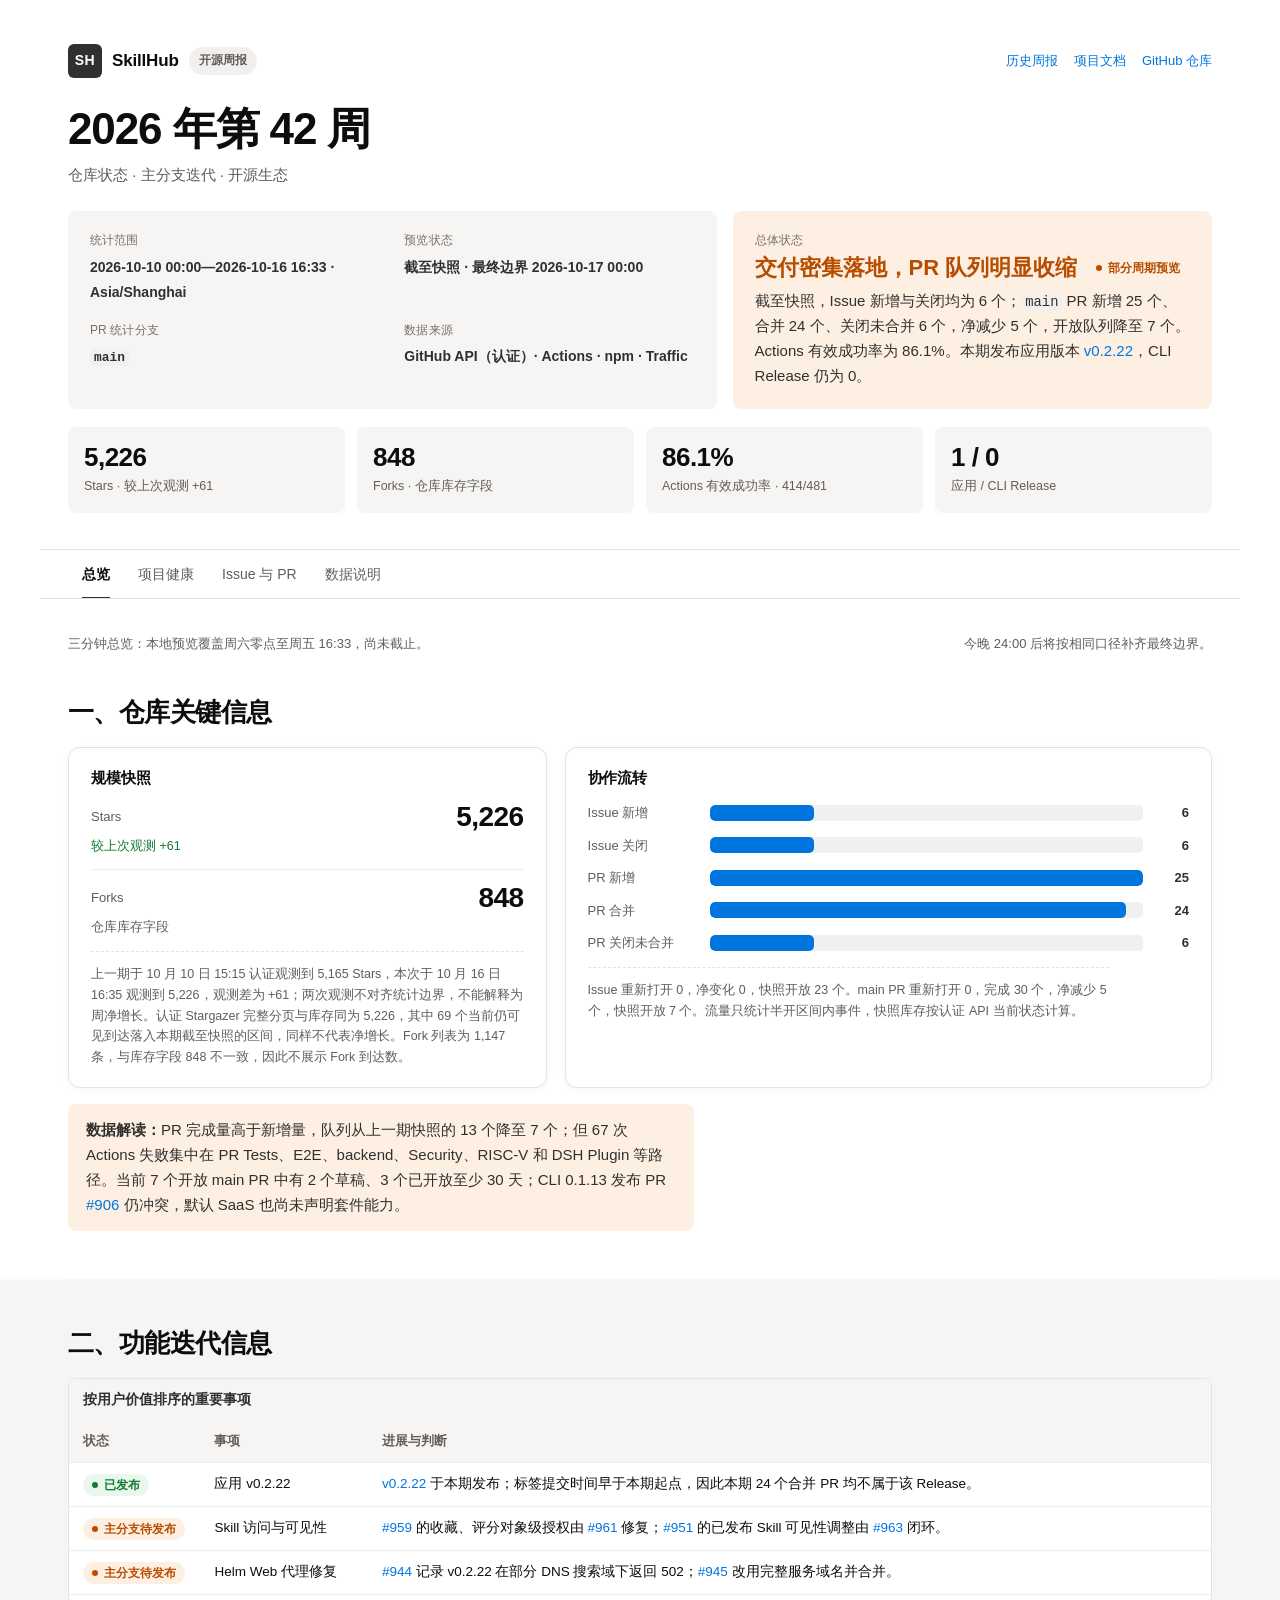
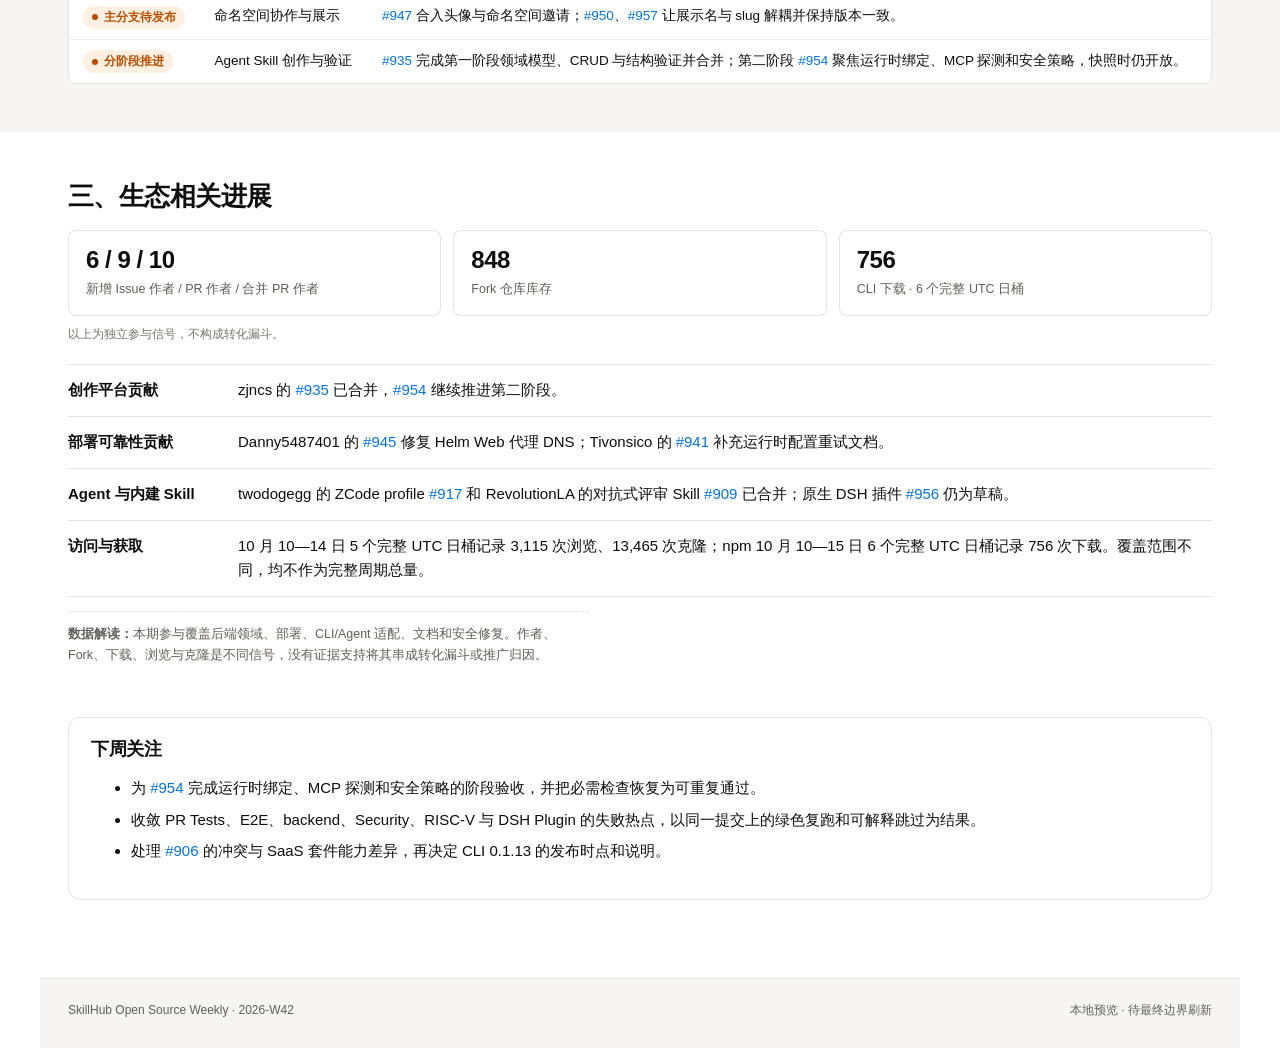
<file: site/reports/2026-W42/index.html>
<!doctype html>
<html lang="zh-CN">
<head>
  <meta charset="utf-8">
  <meta name="viewport" content="width=device-width,initial-scale=1">
  <meta name="description" content="SkillHub 2026 年第 42 周：仓库状态、主分支迭代与生态进展。">
  <title>SkillHub 开源周报｜2026 年第 42 周</title>
  <script>document.documentElement.classList.add('js')</script>
<style data-report-theme="notion-light">
:root {
  color-scheme: light;
  --page: #ffffff;
  --paper: #ffffff;
  --warm: #f6f5f4;
  --ink: #0d0d0d;
  --ink-soft: #31302e;
  --muted: #615d59;
  --faint: #76716c;
  --line: #e5e3e1;
  --line-soft: #efeeec;
  --blue: #0075de;
  --blue-active: #005bab;
  --blue-soft: #f2f9ff;
  --green: #147a33;
  --green-soft: #e9f7ec;
  --orange: #b84d00;
  --orange-soft: #fdf0e3;
  --red: #b52d25;
  --red-soft: #fdecea;
  --neutral-soft: #f1f0ef;
  --focus: #097fe8;
  --radius-sm: 8px;
  --radius: 12px;
  --shadow: 0 2px 8px rgb(0 0 0 / 4%);
}

* {
  box-sizing: border-box;
}

html {
  scroll-behavior: smooth;
}

body {
  margin: 0;
  background: var(--page);
  color: var(--ink);
  font: 15px/1.65 Inter, -apple-system, BlinkMacSystemFont, "Segoe UI",
    "PingFang SC", "Hiragino Sans GB", "Microsoft YaHei", sans-serif;
  text-rendering: optimizeLegibility;
  -webkit-font-smoothing: antialiased;
}

a {
  color: var(--blue);
  text-decoration: none;
  text-underline-offset: 3px;
}

a:hover {
  color: var(--blue-active);
  text-decoration: underline;
}

button,
a {
  -webkit-tap-highlight-color: transparent;
}

:focus-visible {
  outline: 2px solid var(--focus);
  outline-offset: 3px;
}

code {
  padding: 1px 4px;
  border-radius: 4px;
  background: var(--neutral-soft);
  color: var(--ink-soft);
  font-size: .92em;
}

.skip-link {
  position: fixed;
  z-index: 30;
  top: 8px;
  left: -999px;
  padding: 8px 12px;
  border-radius: 4px;
  background: var(--ink-soft);
  color: #fff;
}

.skip-link:focus {
  left: 8px;
}

.report {
  width: min(1200px, 100%);
  min-height: 100vh;
  margin: 0 auto;
  background: var(--paper);
}

.masthead {
  padding: 44px 28px 36px;
  border-bottom: 1px solid var(--line);
}

.topline {
  display: flex;
  align-items: center;
  justify-content: space-between;
  gap: 18px;
  margin-bottom: 26px;
}

.brand {
  display: flex;
  align-items: center;
  gap: 10px;
  color: var(--ink);
}

.brand-mark {
  display: inline-flex;
  width: 34px;
  height: 34px;
  align-items: center;
  justify-content: center;
  border-radius: 6px;
  background: var(--ink-soft);
  color: #fff;
  font-size: 14px;
  font-weight: 700;
  letter-spacing: .04em;
}

.brand-name {
  font-size: 17px;
  font-weight: 700;
  letter-spacing: -.01em;
}

.brand-tag {
  padding: 4px 10px;
  border-radius: 9999px;
  background: var(--neutral-soft);
  color: var(--muted);
  font-size: 12px;
  font-weight: 600;
}

.utility-links {
  display: flex;
  flex-wrap: wrap;
  gap: 16px;
  font-size: 13px;
}

h1,
h2,
h3 {
  text-wrap: balance;
}

h1 {
  max-width: 820px;
  margin: 0;
  color: var(--ink);
  font-size: clamp(32px, 4vw, 44px);
  line-height: 1.15;
  letter-spacing: -.025em;
}

.report-sub {
  margin: 8px 0 24px;
  color: var(--muted);
  font-size: 15px;
}

.header-grid {
  display: grid;
  grid-template-columns: 1.15fr .85fr;
  gap: 16px;
}

.meta-card,
.headline {
  border-radius: var(--radius-sm);
  padding: 20px 22px;
}

.meta-card {
  background: var(--warm);
}

.meta-grid {
  display: grid;
  grid-template-columns: 1fr 1fr;
  gap: 16px 24px;
}

.meta-item .key,
.headline-label {
  display: block;
  margin-bottom: 4px;
  color: var(--faint);
  font-size: 12px;
  font-weight: 500;
  letter-spacing: .01em;
}

.meta-item .value {
  color: var(--ink-soft);
  font-size: 14px;
  font-weight: 600;
}

.period {
  margin: 0;
}

.headline {
  display: flex;
  flex-direction: column;
  justify-content: center;
  margin: 0;
  border: 0;
  background: var(--orange-soft);
  color: var(--ink-soft);
}

.headline-status {
  display: flex;
  align-items: center;
  gap: 10px;
  margin-bottom: 7px;
}

.headline-status strong {
  color: var(--orange);
  font-size: 22px;
  line-height: 1.2;
}

.headline p {
  margin: 0;
  max-width: 60ch;
}

.metrics {
  display: grid;
  grid-template-columns: repeat(4, 1fr);
  gap: 12px;
  margin-top: 18px;
  border: 0;
}

.metric {
  min-width: 0;
  padding: 16px;
  border: 0;
  border-radius: var(--radius-sm);
  background: var(--warm);
}

.metric strong {
  display: block;
  color: var(--ink);
  font-size: 26px;
  line-height: 1.15;
  letter-spacing: -.02em;
  font-variant-numeric: tabular-nums;
}

.metric span {
  display: block;
  margin-top: 4px;
  color: var(--muted);
  font-size: 12.5px;
}

.tabs-wrap {
  position: sticky;
  z-index: 20;
  top: 0;
  overflow-x: auto;
  border-bottom: 1px solid var(--line);
  background: rgb(255 255 255 / 97%);
  backdrop-filter: saturate(1.1) blur(5px);
}

.tabs {
  display: flex;
  min-width: max-content;
  padding: 0 28px;
}

.tab {
  position: relative;
  min-height: 48px;
  padding: 0 14px;
  border: 0;
  background: transparent;
  color: var(--muted);
  cursor: pointer;
  font: inherit;
  font-size: 14px;
  font-weight: 500;
}

.tab::after {
  position: absolute;
  right: 14px;
  bottom: -1px;
  left: 14px;
  height: 2px;
  background: transparent;
  content: "";
}

.tab:hover,
.tab[aria-selected="true"] {
  color: var(--ink);
}

.tab[aria-selected="true"] {
  font-weight: 600;
}

.tab[aria-selected="true"]::after {
  background: var(--ink-soft);
}

main {
  padding: 0 28px 48px;
}

.tab-panel {
  padding-top: 4px;
}

.js .tab-panel[hidden] {
  display: none;
}

.panel-intro {
  display: flex;
  justify-content: space-between;
  gap: 24px;
  margin: 30px 0 0;
  color: var(--muted);
  font-size: 13px;
}

.panel-intro p {
  margin: 0;
}

section.report-section {
  margin: 0;
  padding: 48px 0;
  border: 0;
}

.tab-panel > section.report-section:nth-of-type(even) {
  background: var(--warm);
  box-shadow: 0 0 0 100vmax var(--warm);
  clip-path: inset(0 -100vmax);
}

section.report-section:first-of-type {
  padding-top: 42px;
}

h2 {
  margin: 0 0 18px;
  color: var(--ink);
  font-size: 26px;
  line-height: 1.25;
  letter-spacing: -.02em;
}

h3 {
  margin: 30px 0 12px;
  color: var(--ink);
  font-size: 18px;
  line-height: 1.35;
  letter-spacing: -.01em;
}

p {
  max-width: 75ch;
  text-wrap: pretty;
}

.section-lead {
  margin: -7px 0 18px;
  color: var(--muted);
}

.table-wrap {
  overflow-x: auto;
  border: 1px solid var(--line);
  border-radius: var(--radius-sm);
  background: var(--paper);
}

table {
  width: 100%;
  min-width: 680px;
  border-collapse: collapse;
  font-size: 13.5px;
}

caption {
  padding: 10px 14px;
  background: var(--warm);
  color: var(--ink-soft);
  font-weight: 600;
  text-align: left;
}

th,
td {
  padding: 10px 14px;
  border-bottom: 1px solid var(--line-soft);
  vertical-align: top;
  text-align: left;
}

th {
  background: var(--warm);
  color: var(--muted);
  font-size: 12.5px;
  font-weight: 600;
  white-space: nowrap;
}

tbody tr:last-child td {
  border-bottom: 0;
}

tbody tr:hover {
  background: #faf9f8;
}

.number {
  text-align: right;
  white-space: nowrap;
  font-variant-numeric: tabular-nums;
}

.status,
.value-level {
  display: inline-flex;
  align-items: center;
  gap: 6px;
  min-width: 25px;
  padding: 4px 9px;
  border: 0;
  border-radius: 9999px;
  font-size: 12px;
  font-weight: 600;
  line-height: 1.2;
  white-space: nowrap;
}

.status::before {
  width: 6px;
  height: 6px;
  border-radius: 50%;
  background: currentColor;
  content: "";
}

.status.ok {
  background: var(--green-soft);
  color: var(--green);
}

.status.warn {
  background: var(--orange-soft);
  color: var(--orange);
}

.status.risk {
  background: var(--red-soft);
  color: var(--red);
}

.value-a {
  background: var(--red-soft);
  color: var(--red);
}

.value-b {
  background: var(--orange-soft);
  color: var(--orange);
}

.value-c {
  background: var(--blue-soft);
  color: var(--blue-active);
}

.value-d {
  background: var(--neutral-soft);
  color: var(--muted);
}

.risk-note {
  margin: 16px 0 0;
  padding: 14px 18px;
  border: 0;
  border-radius: var(--radius-sm);
  background: var(--orange-soft);
  color: var(--ink-soft);
}

.repo-visuals {
  display: grid;
  grid-template-columns: minmax(280px, .85fr) minmax(0, 1.15fr);
  gap: 18px;
}

.snapshot-list {
  display: grid;
  gap: 0;
}

.snapshot-row {
  display: grid;
  grid-template-columns: minmax(90px, 1fr) auto;
  gap: 4px 16px;
  align-items: center;
  padding: 13px 0;
  border-bottom: 1px solid var(--line-soft);
}

.snapshot-row:first-child {
  padding-top: 0;
}

.snapshot-row:last-child {
  padding-bottom: 0;
  border-bottom: 0;
}

.snapshot-row .snapshot-label {
  color: var(--muted);
  font-size: 13px;
}

.snapshot-row strong {
  color: var(--ink);
  font-size: 28px;
  line-height: 1.05;
  letter-spacing: -.02em;
  font-variant-numeric: tabular-nums;
}

.snapshot-row .snapshot-change {
  grid-column: 1 / -1;
  color: var(--muted);
  font-size: 12.5px;
}

.snapshot-row .snapshot-change.positive {
  color: var(--green);
}

.snapshot-row .snapshot-change.missing {
  color: var(--orange);
}

.chart-note {
  margin: 14px 0 0;
  padding-top: 12px;
  border-top: 1px dashed var(--line);
  color: var(--muted);
  font-size: 12.5px;
}

.ecosystem-signals {
  display: grid;
  grid-template-columns: repeat(3, minmax(0, 1fr));
  gap: 12px;
  margin-bottom: 20px;
}

.ecosystem-signal {
  padding: 16px 18px;
  border-radius: var(--radius-sm);
  background: var(--paper);
  box-shadow: inset 0 0 0 1px var(--line);
}

.ecosystem-signal strong {
  display: block;
  color: var(--ink);
  font-size: 24px;
  line-height: 1.15;
  letter-spacing: -.02em;
  font-variant-numeric: tabular-nums;
}

.ecosystem-signal span {
  display: block;
  margin-top: 5px;
  color: var(--muted);
  font-size: 12.5px;
}

.ecosystem-signal-note {
  grid-column: 1 / -1;
  margin: -3px 0 0;
  color: var(--faint);
  font-size: 12px;
}

.ecosystem-list,
.method-list {
  margin: 0;
  padding: 0;
  border-top: 1px solid var(--line);
  list-style: none;
}

.ecosystem-list li,
.method-list li {
  display: grid;
  grid-template-columns: 150px 1fr;
  gap: 20px;
  padding: 13px 0;
  border-bottom: 1px solid var(--line);
}

.method-list li {
  grid-template-columns: 180px 1fr;
}

.ecosystem-list strong,
.method-list strong {
  color: var(--ink);
}

.next-actions {
  margin: 4px 0 30px;
  padding: 20px 22px;
  border: 1px solid var(--line);
  border-radius: var(--radius);
  background: var(--paper);
}

.next-actions h2 {
  margin-bottom: 8px;
  font-size: 18px;
}

.next-actions ol {
  margin: 0;
  padding-left: 22px;
}

.next-actions li {
  margin: 7px 0;
}

.health-cards {
  display: grid;
  grid-template-columns: repeat(auto-fit, minmax(280px, 1fr));
  gap: 16px;
}

.health-card,
.chart-box,
.health-note {
  border: 1px solid var(--line);
  border-radius: var(--radius);
  background: var(--paper);
  box-shadow: var(--shadow);
}

.health-card {
  display: flex;
  flex-direction: column;
  gap: 9px;
  padding: 20px 22px;
}

.health-card .top {
  display: flex;
  align-items: center;
  justify-content: space-between;
  gap: 10px;
}

.health-card .name {
  color: var(--ink);
  font-size: 15px;
  font-weight: 700;
}

.health-card .health-metric {
  color: var(--ink);
  font-size: 27px;
  font-weight: 700;
  line-height: 1.1;
  letter-spacing: -.02em;
  font-variant-numeric: tabular-nums;
}

.health-card .health-metric small {
  color: var(--muted);
  font-size: 13px;
  font-weight: 500;
  letter-spacing: 0;
}

.health-card p {
  margin: 0;
  color: var(--ink-soft);
  font-size: 13.5px;
}

.health-card .detail {
  padding-top: 9px;
  border-top: 1px dashed var(--line);
  color: var(--muted);
  font-size: 12.5px;
}

.segbar {
  display: flex;
  height: 24px;
  overflow: hidden;
  margin: 15px 0 10px;
  border-radius: 6px;
  background: var(--neutral-soft);
}

.segbar > span {
  min-width: 2px;
  height: 100%;
}

.seg-success {
  background: #1aae39;
}

.seg-failure {
  background: #e16259;
}

.seg-auth {
  background: #e8a94b;
}

.seg-skipped {
  background: #d6d2cd;
}

.seg-cancelled {
  background: #8e8984;
}

.chart-legend {
  display: flex;
  flex-wrap: wrap;
  gap: 8px 20px;
  color: var(--muted);
  font-size: 13px;
}

.chart-legend span {
  display: inline-flex;
  align-items: center;
  gap: 7px;
}

.chart-legend i {
  width: 10px;
  height: 10px;
  border-radius: 3px;
}

.chart-legend b {
  color: var(--ink-soft);
  font-variant-numeric: tabular-nums;
}

.chart-grid {
  display: grid;
  grid-template-columns: repeat(2, minmax(0, 1fr));
  gap: 18px;
}

.chart-box {
  padding: 20px 22px;
}

.chart-box h3 {
  margin: 0 0 14px;
  font-size: 15px;
}

.bars {
  display: grid;
  gap: 11px;
}

.bar-row {
  display: grid;
  grid-template-columns: 88px 1fr 42px;
  gap: 10px;
  align-items: center;
  font-size: 13px;
}

.repo-visuals .bar-row {
  grid-template-columns: 112px 1fr 36px;
}

.bar-label {
  color: var(--muted);
  white-space: nowrap;
}

.bar-track {
  height: 16px;
  overflow: hidden;
  border-radius: 5px;
  background: var(--neutral-soft);
}

.bar-fill {
  display: block;
  height: 100%;
  min-width: 2px;
  border-radius: 5px;
  background: var(--blue);
}

.bar-fill.hot {
  background: var(--orange);
}

.bar-value {
  color: var(--ink-soft);
  font-weight: 700;
  text-align: right;
  font-variant-numeric: tabular-nums;
}

.donut-layout {
  display: grid;
  grid-template-columns: 150px 1fr;
  gap: 22px;
  align-items: center;
}

.donut {
  position: relative;
  width: 142px;
  height: 142px;
  border-radius: 50%;
  background: conic-gradient(var(--orange) 0 var(--value), #d6d2cd var(--value) 100%);
}

.donut::after {
  position: absolute;
  inset: 24px;
  border-radius: 50%;
  background: var(--paper);
  content: "";
}

.donut-center {
  position: absolute;
  z-index: 1;
  inset: 0;
  display: flex;
  flex-direction: column;
  align-items: center;
  justify-content: center;
}

.donut-center strong {
  color: var(--ink);
  font-size: 26px;
  line-height: 1.1;
}

.donut-center span {
  color: var(--muted);
  font-size: 12px;
}

.donut-copy p {
  margin: 0 0 9px;
  color: var(--ink-soft);
  font-size: 13.5px;
}

.donut-copy p:last-child {
  margin-bottom: 0;
}

.health-grid {
  display: grid;
  grid-template-columns: repeat(2, minmax(0, 1fr));
  gap: 18px;
  margin-top: 18px;
}

.chart-box + .table-wrap {
  margin-top: 18px;
}

.health-note {
  padding: 18px;
}

.health-note h3 {
  margin: 0 0 7px;
  font-size: 15px;
}

.health-note p {
  margin: 0;
  color: var(--ink-soft);
}

.flow-summary {
  display: grid;
  grid-template-columns: repeat(2, minmax(0, 1fr));
  gap: 12px;
  margin: 18px 0 24px;
}

.flow-item {
  padding: 16px 18px;
  border-radius: var(--radius-sm);
  background: var(--warm);
}

.flow-item strong {
  display: block;
  color: var(--ink);
  font-size: 20px;
  font-variant-numeric: tabular-nums;
}

.flow-item span {
  color: var(--muted);
  font-size: 12.5px;
}

details {
  margin-top: 16px;
  border: 1px solid var(--line);
  border-radius: var(--radius);
  background: var(--paper);
}

summary {
  padding: 14px 18px;
  color: var(--ink-soft);
  cursor: pointer;
  font-weight: 700;
}

.details-body {
  padding: 0 18px 16px;
}

footer {
  display: flex;
  justify-content: space-between;
  gap: 24px;
  padding: 22px 28px 28px;
  border-top: 1px solid var(--line);
  background: var(--warm);
  color: var(--muted);
  font-size: 12px;
}

.sr-only {
  position: absolute;
  width: 1px;
  height: 1px;
  padding: 0;
  margin: -1px;
  overflow: hidden;
  clip: rect(0, 0, 0, 0);
  white-space: nowrap;
  border: 0;
}

@media (max-width: 760px) {
  .masthead,
  main,
  footer {
    padding-right: 18px;
    padding-left: 18px;
  }

  .topline,
  footer,
  .panel-intro {
    align-items: flex-start;
    flex-direction: column;
    gap: 8px;
  }

  .header-grid,
  .meta-grid,
  .repo-visuals,
  .chart-grid,
  .health-grid,
  .flow-summary {
    grid-template-columns: 1fr;
  }

  .header-grid > *,
  .meta-item {
    min-width: 0;
  }

  .meta-item .value {
    overflow-wrap: anywhere;
  }

  .metrics {
    grid-template-columns: repeat(2, 1fr);
  }

  .tabs {
    padding: 0 6px;
  }

  section.report-section {
    padding: 38px 0;
  }

  .ecosystem-list li,
  .method-list li {
    grid-template-columns: 1fr;
    gap: 3px;
  }

  .ecosystem-signals {
    grid-template-columns: 1fr;
  }

  .ecosystem-signal-note {
    grid-column: auto;
  }

  .donut-layout {
    grid-template-columns: 1fr;
    justify-items: center;
  }

  .donut-copy {
    text-align: center;
  }
}

@media (max-width: 430px) {
  h1 {
    font-size: 30px;
    overflow-wrap: anywhere;
  }

  .bar-row {
    grid-template-columns: 76px 1fr 32px;
    gap: 7px;
  }

  .repo-visuals .bar-row {
    grid-template-columns: 98px 1fr 28px;
  }
}

@media (prefers-reduced-motion: reduce) {
  html {
    scroll-behavior: auto;
  }
}

@media print {
  @page {
    size: A4;
    margin: 13mm;
  }

  body {
    background: #fff;
    font-size: 10px;
  }

  .report {
    width: 100%;
  }

  .masthead,
  main,
  footer {
    padding-right: 0;
    padding-left: 0;
  }

  .tabs-wrap,
  .skip-link,
  .utility-links {
    display: none !important;
  }

  .tab-panel[hidden] {
    display: block !important;
  }

  .tab-panel {
    break-before: page;
  }

  .tab-panel:first-child {
    break-before: auto;
  }

  .tab-panel > section.report-section:nth-of-type(even) {
    background: #fff;
    box-shadow: none;
    clip-path: none;
  }

  section.report-section {
    padding: 16px 0;
  }

  h1 {
    font-size: 27px;
  }

  h2,
  h3,
  tr,
  .health-card,
  .health-note,
  .chart-box,
  .next-actions {
    break-inside: avoid;
  }

  table {
    min-width: 0;
    font-size: 8px;
  }

  th,
  td {
    padding: 5px 6px;
  }

  .health-card,
  .health-note,
  .chart-box {
    box-shadow: none;
  }

  .segbar,
  .bar-fill,
  .donut,
  .status,
  .value-level,
  .metric,
  .headline {
    print-color-adjust: exact;
    -webkit-print-color-adjust: exact;
  }
}
  </style>  <noscript>
    <style>
      .tabs-wrap { display: none !important; }
      .tab-panel[hidden] { display: block !important; }
    </style>
  </noscript>
</head>
<body>
  <a class="skip-link" href="#report-content">跳到报告正文</a>
  <article class="report"
    data-period-start="2026-10-10T00:00:00+08:00"
    data-period-end="2026-10-16T16:33:39+08:00"
    data-period-boundary="[)"
    data-period-status="partial-chained"
    data-snapshot-at="2026-10-16T16:33:39+08:00"
    data-pr-target-branch="main"
    data-star-evidence="current-visible-arrivals"
    data-star-api-status="success"
    data-star-arrivals="69"
    data-star-observed-total="5226"
    data-star-observed-at="2026-10-16T16:35:57+08:00"
    data-star-previous-observed-total="5165"
    data-star-previous-observed-at="2026-10-10T15:15:42+08:00"
    data-star-observation-delta="61"
    data-star-start-at=""
    data-star-end-at="">
    <header class="masthead">
      <div class="topline">
        <div class="brand"><span class="brand-mark" aria-hidden="true">SH</span><span class="brand-name">SkillHub</span><span class="brand-tag">开源周报</span></div>
        <nav class="utility-links" aria-label="报告链接">
          <a href="../../archive.html">历史周报</a>
          <a href="https://iflytek.github.io/skillhub/">项目文档</a>
          <a href="https://github.com/iflytek/skillhub">GitHub 仓库</a>
        </nav>
      </div>
      <h1>2026 年第 42 周</h1>
      <p class="report-sub">仓库状态 · 主分支迭代 · 开源生态</p>
      <div class="header-grid">
        <div class="meta-card">
          <div class="meta-grid">
            <div class="meta-item"><span class="key">统计范围</span><span class="value">2026-10-10 00:00—2026-10-16 16:33 · Asia/Shanghai</span></div>
            <div class="meta-item"><span class="key">预览状态</span><span class="value">截至快照 · 最终边界 2026-10-17 00:00</span></div>
            <div class="meta-item"><span class="key">PR 统计分支</span><span class="value"><code>main</code></span></div>
            <div class="meta-item"><span class="key">数据来源</span><span class="value">GitHub API（认证）· Actions · npm · Traffic</span></div>
          </div>
        </div>
        <div class="headline">
          <span class="headline-label">总体状态</span>
          <div class="headline-status"><strong>交付密集落地，PR 队列明显收缩</strong><span class="status warn">部分周期预览</span></div>
          <p>截至快照，Issue 新增与关闭均为 6 个；<code>main</code> PR 新增 25 个、合并 24 个、关闭未合并 6 个，净减少 5 个，开放队列降至 7 个。Actions 有效成功率为 86.1%。本期发布应用版本 <a href="https://github.com/iflytek/skillhub/releases/tag/v0.2.22">v0.2.22</a>，CLI Release 仍为 0。</p>
        </div>
      </div>
      <div class="metrics" aria-label="四项核心指标">
        <div class="metric"><strong>5,226</strong><span>Stars · 较上次观测 +61</span></div>
        <div class="metric"><strong>848</strong><span>Forks · 仓库库存字段</span></div>
        <div class="metric"><strong>86.1%</strong><span>Actions 有效成功率 · 414/481</span></div>
        <div class="metric"><strong>1 / 0</strong><span>应用 / CLI Release</span></div>
      </div>
    </header>

    <div class="tabs-wrap">
      <nav class="tabs" role="tablist" aria-label="周报视图">
        <button class="tab" id="tab-overview" type="button" role="tab" aria-selected="true" aria-controls="panel-overview" tabindex="0" data-tab="overview">总览</button>
        <button class="tab" id="tab-health" type="button" role="tab" aria-selected="false" aria-controls="panel-health" tabindex="-1" data-tab="health">项目健康</button>
        <button class="tab" id="tab-flow" type="button" role="tab" aria-selected="false" aria-controls="panel-flow" tabindex="-1" data-tab="flow">Issue 与 PR</button>
        <button class="tab" id="tab-method" type="button" role="tab" aria-selected="false" aria-controls="panel-method" tabindex="-1" data-tab="method">数据说明</button>
      </nav>
    </div>

    <main id="report-content">
      <div class="tab-panel" id="panel-overview" role="tabpanel" tabindex="0" aria-labelledby="tab-overview" data-panel="overview">
        <div class="panel-intro"><p>三分钟总览：本地预览覆盖周六零点至周五 16:33，尚未截止。</p><p>今晚 24:00 后将按相同口径补齐最终边界。</p></div>

        <section class="report-section" data-module="repository-summary" aria-labelledby="repository-title">
          <h2 id="repository-title">一、仓库关键信息</h2>
          <div class="repo-visuals">
            <div class="chart-box" data-module="repository-scale">
              <h3>规模快照</h3>
              <div class="snapshot-list">
                <div class="snapshot-row"><span class="snapshot-label">Stars</span><strong>5,226</strong><span class="snapshot-change positive">较上次观测 +61</span></div>
                <div class="snapshot-row"><span class="snapshot-label">Forks</span><strong>848</strong><span class="snapshot-change">仓库库存字段</span></div>
              </div>
              <p class="chart-note">上一期于 10 月 10 日 15:15 认证观测到 5,165 Stars，本次于 10 月 16 日 16:35 观测到 5,226，观测差为 +61；两次观测不对齐统计边界，不能解释为周净增长。认证 Stargazer 完整分页与库存同为 5,226，其中 69 个当前仍可见到达落入本期截至快照的区间，同样不代表净增长。Fork 列表为 1,147 条，与库存字段 848 不一致，因此不展示 Fork 到达数。</p>
            </div>
            <div class="chart-box" data-module="weekly-collaboration-chart">
              <h3>协作流转</h3>
              <div class="bars" role="img" aria-label="W42 截至快照协作流转：Issue 新增 6 个、关闭 6 个；目标为 main 的 PR 新增 25 个、合并 24 个、关闭未合并 6 个">
                <div class="bar-row"><span class="bar-label">Issue 新增</span><span class="bar-track"><span class="bar-fill" style="width:24%"></span></span><span class="bar-value">6</span></div>
                <div class="bar-row"><span class="bar-label">Issue 关闭</span><span class="bar-track"><span class="bar-fill" style="width:24%"></span></span><span class="bar-value">6</span></div>
                <div class="bar-row"><span class="bar-label">PR 新增</span><span class="bar-track"><span class="bar-fill" style="width:100%"></span></span><span class="bar-value">25</span></div>
                <div class="bar-row"><span class="bar-label">PR 合并</span><span class="bar-track"><span class="bar-fill" style="width:96%"></span></span><span class="bar-value">24</span></div>
                <div class="bar-row"><span class="bar-label">PR 关闭未合并</span><span class="bar-track"><span class="bar-fill" style="width:24%"></span></span><span class="bar-value">6</span></div>
              </div>
              <p class="chart-note">Issue 重新打开 0，净变化 0，快照开放 23 个。main PR 重新打开 0，完成 30 个，净减少 5 个，快照开放 7 个。流量只统计半开区间内事件，快照库存按认证 API 当前状态计算。</p>
            </div>
          </div>
          <p class="risk-note"><strong>数据解读：</strong>PR 完成量高于新增量，队列从上一期快照的 13 个降至 7 个；但 67 次 Actions 失败集中在 PR Tests、E2E、backend、Security、RISC-V 和 DSH Plugin 等路径。当前 7 个开放 main PR 中有 2 个草稿、3 个已开放至少 30 天；CLI 0.1.13 发布 PR <a href="https://github.com/iflytek/skillhub/pull/906">#906</a> 仍冲突，默认 SaaS 也尚未声明套件能力。</p>
        </section>

        <section class="report-section" data-module="feature-iterations" aria-labelledby="feature-title">
          <h2 id="feature-title">二、功能迭代信息</h2>
          <div class="table-wrap"><table><caption>按用户价值排序的重要事项</caption><thead><tr><th>状态</th><th>事项</th><th>进展与判断</th></tr></thead><tbody>
            <tr><td><span class="status ok">已发布</span></td><td>应用 v0.2.22</td><td><a href="https://github.com/iflytek/skillhub/releases/tag/v0.2.22">v0.2.22</a> 于本期发布；标签提交时间早于本期起点，因此本期 24 个合并 PR 均不属于该 Release。</td></tr>
            <tr><td><span class="status warn">主分支待发布</span></td><td>Skill 访问与可见性</td><td><a href="https://github.com/iflytek/skillhub/issues/959">#959</a> 的收藏、评分对象级授权由 <a href="https://github.com/iflytek/skillhub/pull/961">#961</a> 修复；<a href="https://github.com/iflytek/skillhub/issues/951">#951</a> 的已发布 Skill 可见性调整由 <a href="https://github.com/iflytek/skillhub/pull/963">#963</a> 闭环。</td></tr>
            <tr><td><span class="status warn">主分支待发布</span></td><td>Helm Web 代理修复</td><td><a href="https://github.com/iflytek/skillhub/issues/944">#944</a> 记录 v0.2.22 在部分 DNS 搜索域下返回 502；<a href="https://github.com/iflytek/skillhub/pull/945">#945</a> 改用完整服务域名并合并。</td></tr>
            <tr><td><span class="status warn">主分支待发布</span></td><td>命名空间协作与展示</td><td><a href="https://github.com/iflytek/skillhub/pull/947">#947</a> 合入头像与命名空间邀请；<a href="https://github.com/iflytek/skillhub/pull/950">#950</a>、<a href="https://github.com/iflytek/skillhub/pull/957">#957</a> 让展示名与 slug 解耦并保持版本一致。</td></tr>
            <tr><td><span class="status warn">分阶段推进</span></td><td>Agent Skill 创作与验证</td><td><a href="https://github.com/iflytek/skillhub/pull/935">#935</a> 完成第一阶段领域模型、CRUD 与结构验证并合并；第二阶段 <a href="https://github.com/iflytek/skillhub/pull/954">#954</a> 聚焦运行时绑定、MCP 探测和安全策略，快照时仍开放。</td></tr>
          </tbody></table></div>
        </section>

        <section class="report-section" data-module="ecosystem-progress" aria-labelledby="ecosystem-title">
          <h2 id="ecosystem-title">三、生态相关进展</h2>
          <div class="ecosystem-signals" data-module="ecosystem-signals" role="img" aria-label="W42 截至快照开源生态参与信号：新增 Issue 作者 6 位、新增 main PR 作者 9 位、本期合并 PR 作者 10 位；仓库 Fork 库存 848；SkillHub CLI 6 个完整 UTC 日桶下载 756 次">
            <div class="ecosystem-signal"><strong>6 / 9 / 10</strong><span>新增 Issue 作者 / PR 作者 / 合并 PR 作者</span></div>
            <div class="ecosystem-signal"><strong>848</strong><span>Fork 仓库库存</span></div>
            <div class="ecosystem-signal"><strong>756</strong><span>CLI 下载 · 6 个完整 UTC 日桶</span></div>
            <p class="ecosystem-signal-note">以上为独立参与信号，不构成转化漏斗。</p>
          </div>
          <ul class="ecosystem-list">
            <li><strong>创作平台贡献</strong><span>zjncs 的 <a href="https://github.com/iflytek/skillhub/pull/935">#935</a> 已合并，<a href="https://github.com/iflytek/skillhub/pull/954">#954</a> 继续推进第二阶段。</span></li>
            <li><strong>部署可靠性贡献</strong><span>Danny5487401 的 <a href="https://github.com/iflytek/skillhub/pull/945">#945</a> 修复 Helm Web 代理 DNS；Tivonsico 的 <a href="https://github.com/iflytek/skillhub/pull/941">#941</a> 补充运行时配置重试文档。</span></li>
            <li><strong>Agent 与内建 Skill</strong><span>twodogegg 的 ZCode profile <a href="https://github.com/iflytek/skillhub/pull/917">#917</a> 和 RevolutionLA 的对抗式评审 Skill <a href="https://github.com/iflytek/skillhub/pull/909">#909</a> 已合并；原生 DSH 插件 <a href="https://github.com/iflytek/skillhub/pull/956">#956</a> 仍为草稿。</span></li>
            <li><strong>访问与获取</strong><span>10 月 10—14 日 5 个完整 UTC 日桶记录 3,115 次浏览、13,465 次克隆；npm 10 月 10—15 日 6 个完整 UTC 日桶记录 756 次下载。覆盖范围不同，均不作为完整周期总量。</span></li>
          </ul>
          <p class="chart-note"><strong>数据解读：</strong>本期参与覆盖后端领域、部署、CLI/Agent 适配、文档和安全修复。作者、Fork、下载、浏览与克隆是不同信号，没有证据支持将其串成转化漏斗或推广归因。</p>
        </section>

        <aside class="next-actions" data-module="next-actions" aria-labelledby="next-title"><h2 id="next-title">下周关注</h2><ul class="next-list">
          <li>为 <a href="https://github.com/iflytek/skillhub/pull/954">#954</a> 完成运行时绑定、MCP 探测和安全策略的阶段验收，并把必需检查恢复为可重复通过。</li>
          <li>收敛 PR Tests、E2E、backend、Security、RISC-V 与 DSH Plugin 的失败热点，以同一提交上的绿色复跑和可解释跳过为结果。</li>
          <li>处理 <a href="https://github.com/iflytek/skillhub/pull/906">#906</a> 的冲突与 SaaS 套件能力差异，再决定 CLI 0.1.13 的发布时点和说明。</li>
        </ul></aside>
      </div>

      <div class="tab-panel" id="panel-health" role="tabpanel" tabindex="0" aria-labelledby="tab-health" data-panel="health" hidden>
        <div class="panel-intro"><p>项目健康详情：区分执行稳定性、交付状态与当前开放队列。</p><p>流水线成功只说明工作流执行结果，不代表公开漏洞数量为 0。</p></div>
        <section class="report-section" data-module="health-summary" aria-labelledby="health-summary-title"><h2 id="health-summary-title">项目健康状态</h2><div class="health-cards">
          <article class="health-card"><div class="top"><span class="name">工程稳定性</span><span class="status warn">需关注</span></div><div class="health-metric">86.1% <small>414/481</small></div><p>有效运行成功 414 次、失败 67 次。</p><div class="detail">共 750 条：另有等待授权 37、条件跳过 223、取消 9。</div></article>
          <article class="health-card"><div class="top"><span class="name">安全流水线</span><span class="status warn">存在失败</span></div><div class="health-metric">87 / 94 <small>有效运行成功</small></div><p>Security 成功 87、失败 7。</p><div class="detail">另有等待授权 9、跳过 58；执行结果不等同于漏洞数量为 0。</div></article>
          <article class="health-card"><div class="top"><span class="name">自动化运营</span><span class="status ok">核心任务运行</span></div><div class="health-metric">27 / 27 <small>Backlog Rescore</small></div><p>Issue Triage 成功 6、失败 0。</p><div class="detail">Triage 另有跳过 40；Claim Issue Reward 6 次均跳过。</div></article>
          <article class="health-card"><div class="top"><span class="name">Release 交付</span><span class="status warn">CLI 空档</span></div><div class="health-metric">1 / 0 <small>应用 / CLI</small></div><p>应用 v0.2.22 于本期发布。</p><div class="detail">标签提交早于本期起点；24 个本期合并 PR 均待后续应用或 CLI Release 证明。</div></article>
          <article class="health-card"><div class="top"><span class="name">Issue 治理</span><span class="status warn">库存持平</span></div><div class="health-metric">0 <small>截至快照净流量</small></div><p>新增 6、关闭 6；开放 23 个。</p><div class="detail">11 个带 <code>triage/needs-info</code>，占 47.8%；17 个已开放至少 30 天。</div></article>
          <article class="health-card"><div class="top"><span class="name">PR 治理</span><span class="status ok">库存收缩</span></div><div class="health-metric">−5 <small>截至快照净流量</small></div><p>main：新增 25、合并 24、关闭未合并 6。</p><div class="detail">开放 7 个，其中 2 个草稿、3 个已开放至少 30 天。</div></article>
        </div></section>

        <section class="report-section" data-module="workflow-execution" aria-labelledby="actions-title"><h2 id="actions-title">CI 与自动化执行</h2>
          <p class="section-lead">截至快照共 750 条 Actions：成功 414、失败 67、等待授权 37、跳过 223、取消 9。</p>
          <div class="chart-box" data-module="actions-outcome-chart"><h3>Actions 结果构成</h3><div class="segbar" role="img" aria-label="W42 截至快照 Actions 共 750 条记录：成功 414，失败 67，等待授权 37，条件跳过 223，取消 9"><span class="seg-success" style="width:55.20%"></span><span class="seg-failure" style="width:8.93%"></span><span class="seg-auth" style="width:4.93%"></span><span class="seg-skipped" style="width:29.73%"></span><span class="seg-cancelled" style="width:1.20%"></span></div><div class="chart-legend" aria-hidden="true"><span><i class="seg-success"></i>成功 <b>414</b></span><span><i class="seg-failure"></i>失败 <b>67</b></span><span><i class="seg-auth"></i>等待授权 <b>37</b></span><span><i class="seg-skipped"></i>跳过 <b>223</b></span><span><i class="seg-cancelled"></i>取消 <b>9</b></span></div><p class="chart-note">有效成功率 = 414 / (414 + 67) = 86.1%。失败不是单一故障：PR Tests 17、E2E 13、backend-tests 13、Security 7、RISC-V Images 6、DSH Plugin 7，另有 PR CLI 2、PR Scripts 1、DeepWiki 1。</p></div>
          <div class="table-wrap"><table><caption>重点工作流执行结果</caption><thead><tr><th>工作流</th><th>成功 / 失败</th><th>其他结果与判断</th></tr></thead><tbody>
            <tr><td>PR Tests</td><td>52 / 17</td><td>等待授权 9、跳过 58、取消 1；失败集中于创作平台、展示名与邀请等迭代。</td></tr>
            <tr><td>PR E2E Tests</td><td>39 / 13</td><td>等待授权 8、跳过 57、取消 6；需区分环境失败与代码回归。</td></tr>
            <tr><td>backend-tests</td><td>51 / 13</td><td>等待授权 1；可见性、创作平台与邀请相关变更出现过失败。</td></tr>
            <tr><td>Security</td><td>87 / 7</td><td>等待授权 9、跳过 58；流水线结果不等于私有安全告警数量。</td></tr>
            <tr><td>RISC-V Images</td><td>92 / 6</td><td>等待授权 8；高运行量下仍需核实失败是否已被后续提交修复。</td></tr>
            <tr><td>Check DSH Plugin</td><td>5 / 7</td><td>取消 1；失败全部关联草稿 <a href="https://github.com/iflytek/skillhub/pull/956">#956</a>。</td></tr>
          </tbody></table></div>
        </section>

        <section class="report-section" data-module="backlog-health" aria-labelledby="backlog-title"><h2 id="backlog-title">开放队列健康</h2><p class="section-lead">以下为 10 月 16 日 16:33 前后认证 API 快照。</p>
          <h3>Issue 健康</h3><div class="chart-grid"><div class="chart-box" data-module="issue-age-chart"><h3>开放 Issue 年龄结构</h3><div class="bars" role="img" aria-label="当前开放 Issue 23 个：不足 7 天 3 个，7 到 13 天 0 个，14 到 29 天 3 个，30 天以上 17 个"><div class="bar-row"><span class="bar-label">&lt; 7 天</span><span class="bar-track"><span class="bar-fill" style="width:17.65%"></span></span><span class="bar-value">3</span></div><div class="bar-row"><span class="bar-label">7—13 天</span><span class="bar-track"><span class="bar-fill" style="width:0%"></span></span><span class="bar-value">0</span></div><div class="bar-row"><span class="bar-label">14—29 天</span><span class="bar-track"><span class="bar-fill" style="width:17.65%"></span></span><span class="bar-value">3</span></div><div class="bar-row"><span class="bar-label">≥ 30 天</span><span class="bar-track"><span class="bar-fill hot" style="width:100%"></span></span><span class="bar-value">17</span></div></div></div><div class="chart-box" data-module="issue-needs-info-chart"><h3><code>triage/needs-info</code> 占比</h3><div class="donut-layout"><div class="donut" style="--value:47.8%" role="img" aria-label="当前开放 Issue 中 11 个带 triage/needs-info 标签，占 23 个开放 Issue 的 47.8%"><div class="donut-center"><strong>47.8%</strong><span>11 / 23</span></div></div><div class="donut-copy"><p><strong>11 个</strong> Issue 仍需补充信息。</p><p>应集中澄清、拆解或关闭。</p></div></div></div></div>
          <h3>PR 健康</h3><div class="chart-box" data-module="pr-age-chart"><div class="bars" role="img" aria-label="当前开放 main PR 7 个：不足 7 天 2 个，7 到 13 天 0 个，14 到 29 天 2 个，30 天以上 3 个"><div class="bar-row"><span class="bar-label">&lt; 7 天</span><span class="bar-track"><span class="bar-fill" style="width:66.67%"></span></span><span class="bar-value">2</span></div><div class="bar-row"><span class="bar-label">7—13 天</span><span class="bar-track"><span class="bar-fill" style="width:0%"></span></span><span class="bar-value">0</span></div><div class="bar-row"><span class="bar-label">14—29 天</span><span class="bar-track"><span class="bar-fill" style="width:66.67%"></span></span><span class="bar-value">2</span></div><div class="bar-row"><span class="bar-label">≥ 30 天</span><span class="bar-track"><span class="bar-fill hot" style="width:100%"></span></span><span class="bar-value">3</span></div></div><p class="chart-note">长期 PR 为 <a href="https://github.com/iflytek/skillhub/pull/437">#437</a>、<a href="https://github.com/iflytek/skillhub/pull/630">#630</a>、<a href="https://github.com/iflytek/skillhub/pull/797">#797</a>；草稿为 <a href="https://github.com/iflytek/skillhub/pull/894">#894</a> 与 <a href="https://github.com/iflytek/skillhub/pull/956">#956</a>。发布 PR <a href="https://github.com/iflytek/skillhub/pull/906">#906</a> 已开放 18 天且与 main 冲突。</p></div>
        </section>
      </div>

      <div class="tab-panel" id="panel-flow" role="tabpanel" tabindex="0" aria-labelledby="tab-flow" data-panel="flow" hidden>
        <div class="panel-intro"><p>先看截至快照的流转，再看需要优先判断的高价值输入。</p><p>价值级别是治理判断，不替代仓库标签。</p></div>
        <section class="report-section" data-module="weekly-flow" aria-labelledby="flow-title"><h2 id="flow-title">本周 Issue 与 PR 流转</h2>
          <div class="flow-summary"><div class="flow-item"><strong>Issue +6 / 关闭 6</strong><span>重新打开 0 · 净变化 0 · 快照开放 23</span></div><div class="flow-item"><strong>PR +25 / 完成 30</strong><span>合并 24 + 关闭未合并 6 · 净减少 5 · 快照开放 7</span></div></div>
          <p class="risk-note"><strong>数据解读：</strong>6 个关闭 Issue 中有 2 个创建于更早周期；24 个合并 PR 中也包含此前积压，因此“合并作者 10 位”可能高于“本期新 PR 作者 9 位”。所有 PR 流量只保留目标分支为 <code>main</code> 的记录。</p>

          <h3>新增 Issue（按价值排序，6 / 6）</h3><div class="table-wrap"><table><caption class="sr-only">W42 截至快照新增 Issue 价值排序，共 6 个</caption><thead><tr><th>价值</th><th>Issue</th><th>判断</th><th>结果</th></tr></thead><tbody>
            <tr><td><span class="value-level value-a">A</span></td><td><a href="https://github.com/iflytek/skillhub/issues/944">#944 Helm Web 代理 502</a></td><td>v0.2.22 默认部署路径在部分 DNS 环境不可用，标记 P1 / high risk。</td><td>由 <a href="https://github.com/iflytek/skillhub/pull/945">#945</a> 修复并关闭，主分支待后续 Release。</td></tr>
            <tr><td><span class="value-level value-a">A</span></td><td><a href="https://github.com/iflytek/skillhub/issues/959">#959 收藏与评分越权</a></td><td>私有 Skill 摘要可能通过社交接口泄露，属于对象级授权边界。</td><td>由 <a href="https://github.com/iflytek/skillhub/pull/961">#961</a> 修复并关闭，主分支待后续 Release。</td></tr>
            <tr><td><span class="value-level value-a">A</span></td><td><a href="https://github.com/iflytek/skillhub/issues/951">#951 已发布 Skill 可见性调整</a></td><td>影响内容治理与公开范围切换，需保留评审语义。</td><td>由 <a href="https://github.com/iflytek/skillhub/pull/963">#963</a> 实现并关闭。</td></tr>
            <tr><td><span class="value-level value-b">B</span></td><td><a href="https://github.com/iflytek/skillhub/issues/946">#946 撤销晋升后的删除语义</a></td><td>问题指向生命周期理解与行为边界，需与已验证实现一致。</td><td>随 <a href="https://github.com/iflytek/skillhub/pull/962">#962</a> 的生命周期说明更新关闭；不宣称新增删除行为。</td></tr>
            <tr><td><span class="value-level value-b">B</span></td><td><a href="https://github.com/iflytek/skillhub/issues/955">#955 OIDC 新用户自动入命名空间</a></td><td>企业入职链路价值明确，但涉及默认授权和组织边界。</td><td>截至快照仍开放，仓库标签为 <code>triage/deferred</code>。</td></tr>
            <tr><td><span class="value-level value-c">C</span></td><td><a href="https://github.com/iflytek/skillhub/issues/937">#937 S3 存储替代评估</a></td><td>涉及部署兼容、迁移与维护成本，需先形成支持矩阵。</td><td>截至快照仍开放，仓库标签为 P3 / deferred。</td></tr>
          </tbody></table></div>

          <h3>关键 PR 流转</h3><div class="table-wrap"><table><caption class="sr-only">W42 截至快照关键 PR 流转</caption><thead><tr><th>状态</th><th>价值</th><th>PR</th><th>结果与判断</th></tr></thead><tbody>
            <tr><td>主分支待发布</td><td><span class="value-level value-a">A</span></td><td><a href="https://github.com/iflytek/skillhub/pull/945">#945</a> / <a href="https://github.com/iflytek/skillhub/pull/961">#961</a></td><td>分别修复 Helm 502 和社交接口对象级授权，均已合并但不在 v0.2.22 标签内。</td></tr>
            <tr><td>主分支待发布</td><td><span class="value-level value-a">A</span></td><td><a href="https://github.com/iflytek/skillhub/pull/963">#963</a></td><td>通过评审流程调整已发布 Skill 可见性，闭环 #951。</td></tr>
            <tr><td>分阶段推进</td><td><span class="value-level value-a">A</span></td><td><a href="https://github.com/iflytek/skillhub/pull/935">#935</a> / <a href="https://github.com/iflytek/skillhub/pull/954">#954</a></td><td>第一阶段已合并；第二阶段仍开放且出现过 PR Tests、E2E 与 backend-tests 失败。</td></tr>
            <tr><td>主分支待发布</td><td><span class="value-level value-b">B</span></td><td><a href="https://github.com/iflytek/skillhub/pull/947">#947</a> / <a href="https://github.com/iflytek/skillhub/pull/950">#950</a> / <a href="https://github.com/iflytek/skillhub/pull/957">#957</a></td><td>覆盖邀请、头像和展示名；三项已合并，暂无后续应用 Release。</td></tr>
            <tr><td>生态交付</td><td><span class="value-level value-b">B</span></td><td><a href="https://github.com/iflytek/skillhub/pull/909">#909</a> / <a href="https://github.com/iflytek/skillhub/pull/917">#917</a> / <a href="https://github.com/iflytek/skillhub/pull/965">#965</a></td><td>分别交付对抗式评审 Skill、ZCode profile 和 API token 标签操作，均已合并。</td></tr>
          </tbody></table></div>
          <details data-module="closed-pr-cleanup"><summary>本期关闭未合并 PR（6 个）</summary><div class="details-body"><p><a href="https://github.com/iflytek/skillhub/pull/886">#886</a>、<a href="https://github.com/iflytek/skillhub/pull/948">#948</a>、<a href="https://github.com/iflytek/skillhub/pull/919">#919</a>、<a href="https://github.com/iflytek/skillhub/pull/940">#940</a>、<a href="https://github.com/iflytek/skillhub/pull/964">#964</a>、<a href="https://github.com/iflytek/skillhub/pull/929">#929</a> 均未合并关闭，只计入关闭未合并。#886、#948、#964 分别有拆分或替代后的 #935、#947、#965；其余项不在此推断替代关系。</p></div></details>

          <h3>当前 A / B 判断队列</h3><div class="table-wrap"><table><caption class="sr-only">当前高价值 Issue 与 PR 队列</caption><thead><tr><th>价值</th><th>对象</th><th>判断与下一门槛</th></tr></thead><tbody>
            <tr><td><span class="value-level value-a">A</span></td><td><a href="https://github.com/iflytek/skillhub/pull/954">#954 创作平台第二阶段</a></td><td>用户价值与安全边界都高；下一门槛是修复必需检查并完成运行时、MCP 与隔离策略验收。</td></tr>
            <tr><td><span class="value-level value-a">A</span></td><td><a href="https://github.com/iflytek/skillhub/pull/906">#906 CLI 0.1.13</a> / <a href="https://github.com/iflytek/skillhub/issues/893">#893</a></td><td>PR 当前冲突；默认 SaaS 未声明 <code>skill-suite-v1</code>。下一门槛是重建发布 PR，并明确套件能力的兼容说明或上线顺序。</td></tr>
            <tr><td><span class="value-level value-b">B</span></td><td><a href="https://github.com/iflytek/skillhub/pull/956">#956 原生 DSH 插件</a></td><td>仍为草稿，Check DSH Plugin 截至快照为 5 次成功、7 次失败、1 次取消；需先稳定真实插件链路。</td></tr>
            <tr><td><span class="value-level value-b">B</span></td><td><a href="https://github.com/iflytek/skillhub/pull/894">#894 企业登录控制面</a></td><td>仍为草稿且已开放 24 天；需与已合并的初始外部角色和现有身份架构收敛。</td></tr>
            <tr><td><span class="value-level value-b">B</span></td><td><a href="https://github.com/iflytek/skillhub/issues/727">#727 可选 HOL Guard 扫描器</a></td><td>P0 / high risk，已开放近两个月；需明确产品边界、隔离模型和维护责任。</td></tr>
          </tbody></table></div>
        </section>
      </div>

      <div class="tab-panel" id="panel-method" role="tabpanel" tabindex="-1" aria-labelledby="tab-method" data-panel="method" hidden>
        <div class="panel-intro"><p>这里说明时间边界、数据来源与缺失项。</p><p>未取得的维度不以 0 或上期数值替代。</p></div>
        <section class="report-section" data-module="metric-definitions" aria-labelledby="method-title"><h2 id="method-title">统计口径</h2><ul class="method-list">
          <li><strong>统计周期</strong><span>本地预览承接上一期排他边界，使用部分周期 <code>[2026-10-10 00:00:00, 2026-10-16 16:33:39)</code>（Asia/Shanghai），UTC 等价区间为 <code>[2026-10-09 16:00:00, 2026-10-16 08:33:39)</code>。周期尚未截止，最终排他边界为 2026-10-17 00:00；届时需重新采集，不把本页直接当作最终周报。</span></li>
          <li><strong>统计时点</strong><span>事件截止固定为 10 月 16 日 16:33:39；认证 API 采集于 16:34—16:36。仓库库存与队列为对应端点的快照，事件流量按固定截止精确过滤。</span></li>
          <li><strong>Issue 与 PR</strong><span>Issue 流量剔除带 <code>pull_request</code> 字段的条目；PR 使用 Pull Requests 端点且只保留目标为 <code>main</code> 的记录。新增、关闭、合并分别按 <code>created_at</code>、<code>closed_at</code>、<code>merged_at</code> 过滤；重新打开来自 events 端点。</span></li>
          <li><strong>Star 证据</strong><span>上一期于 10 月 10 日 15:15 认证观测 5,165 Stars，本次于 10 月 16 日 16:35 认证观测 5,226，观测差 +61。两次观测不对齐周期边界，只能描述观测差。69 为完整 <code>starred_at</code> 分页中落入部分周期且查询时仍可见的到达数，不代表净增长。</span></li>
          <li><strong>Release 与交付状态</strong><span>按 <code>published_at</code> 过滤，本期应用 Release 为 v0.2.22，CLI Release 为 0。v0.2.22 标签提交时间为 10 月 9 日 19:39（Asia/Shanghai），早于本期起点；因此本期 24 个合并 PR 均只能描述为进入主分支，不能归入 v0.2.22 或宣称已部署。</span></li>
          <li><strong>Actions 成功率</strong><span><code>success / (success + failure)</code>；等待授权、跳过和取消不进入分母，但单独展示。</span></li>
          <li><strong>生态日桶</strong><span>npm 汇总 10 月 10—15 日 6 个完整 UTC 日桶；Traffic 当前只返回到 10 月 14 日，报告汇总 10 月 10—14 日 5 个完整 UTC 日桶。日桶与 Asia/Shanghai 边界不完全对齐，均标记为部分覆盖，不做完整周期对比。</span></li>
        </ul></section>
        <section class="report-section" data-module="source-coverage" aria-labelledby="source-title"><h2 id="source-title">数据来源与限制</h2><div class="table-wrap"><table><caption>来源覆盖</caption><thead><tr><th>指标</th><th>取值</th><th>来源与覆盖</th></tr></thead><tbody>
          <tr><td>Stars 库存 / 观测差</td><td>5,226 / +61</td><td>GitHub REST 仓库快照；认证 Stargazer 53 页共 5,226 条，与库存一致。观测差不是周净增长。</td></tr>
          <tr><td>Star 当前可见到达</td><td>69</td><td>按 <code>starred_at</code> 精确过滤，只表示查询时仍可见到达，不代表净增长。</td></tr>
          <tr><td>Forks 库存</td><td>848</td><td>仓库库存字段；Fork 列表 1,147 条与库存不一致，不展示到达数。</td></tr>
          <tr><td>Issue 新增 / 关闭 / 重开</td><td>6 / 6 / 0</td><td>Issues 与 events 端点分页；剔除 PR；净变化 0，快照开放 23。</td></tr>
          <tr><td>PR 新增 / 合并 / 关闭未合并 / 重开</td><td>25 / 24 / 6 / 0</td><td>Pulls 与 events 端点分页，仅含目标分支 <code>main</code>；净减少 5，快照开放 7。</td></tr>
          <tr><td>应用 / CLI Release</td><td>1 / 0</td><td>Releases 端点按 <code>published_at</code> 过滤；应用 Release 为 v0.2.22。</td></tr>
          <tr><td>Actions 记录</td><td>750</td><td>按精确 <code>created_at</code> 过滤；成功 414、失败 67、等待授权 37、跳过 223、取消 9。</td></tr>
          <tr><td>CLI 下载</td><td>756</td><td>npm Downloads API 的 6 个完整 UTC 日桶（10 月 10—15 日），部分覆盖。</td></tr>
          <tr><td>Views / Clones</td><td>3,115 / 13,465</td><td>GitHub Traffic API 的 5 个完整 UTC 日桶（10 月 10—14 日），部分覆盖。</td></tr>
          <tr><td>快照开放 Issue / main PR</td><td>23 / 7</td><td>10 月 16 日 16:34—16:36 认证 API 快照。</td></tr>
        </tbody></table></div><p class="risk-note"><strong>未取得：</strong>周期起止时刻严格对齐的 Star/Fork 库存快照、可信 Fork 到达数、最终 2026-10-17 00:00 边界后的完整周数据、精确对齐 Asia/Shanghai 的 npm/Traffic 汇总、生产实例可用率与延迟、生产扫描成功率、私有安全告警，以及文章、直播、社区分享和合作项目链接。以上缺口不以 0 或推断值替代。</p></section>
      </div>
    </main>

    <footer><span>SkillHub Open Source Weekly · 2026-W42</span><span>本地预览 · 待最终边界刷新</span></footer>
  </article>
  <script>
    (function () {
      var tabs = Array.prototype.slice.call(document.querySelectorAll('[role="tab"]'));
      var panels = Array.prototype.slice.call(document.querySelectorAll('[role="tabpanel"]'));

      function activate(name, moveFocus, updateHash) {
        var nextTab = tabs.find(function (tab) { return tab.dataset.tab === name; }) || tabs[0];
        tabs.forEach(function (tab) {
          var selected = tab === nextTab;
          tab.setAttribute('aria-selected', selected ? 'true' : 'false');
          tab.tabIndex = selected ? 0 : -1;
        });
        panels.forEach(function (panel) {
          panel.hidden = panel.dataset.panel !== nextTab.dataset.tab;
        });
        if (moveFocus) nextTab.focus();
        if (updateHash && history.replaceState) {
          history.replaceState(null, '', '#' + nextTab.dataset.tab);
        }
      }

      tabs.forEach(function (tab, index) {
        tab.addEventListener('click', function () {
          activate(tab.dataset.tab, false, true);
        });
        tab.addEventListener('keydown', function (event) {
          var nextIndex = index;
          if (event.key === 'ArrowRight') nextIndex = (index + 1) % tabs.length;
          else if (event.key === 'ArrowLeft') nextIndex = (index - 1 + tabs.length) % tabs.length;
          else if (event.key === 'Home') nextIndex = 0;
          else if (event.key === 'End') nextIndex = tabs.length - 1;
          else return;
          event.preventDefault();
          activate(tabs[nextIndex].dataset.tab, true, true);
        });
      });

      window.addEventListener('hashchange', function () {
        activate(location.hash.replace('#', ''), false, false);
      });
      activate(location.hash.replace('#', ''), false, false);
    }());
  </script>
</body>
</html>
</file>
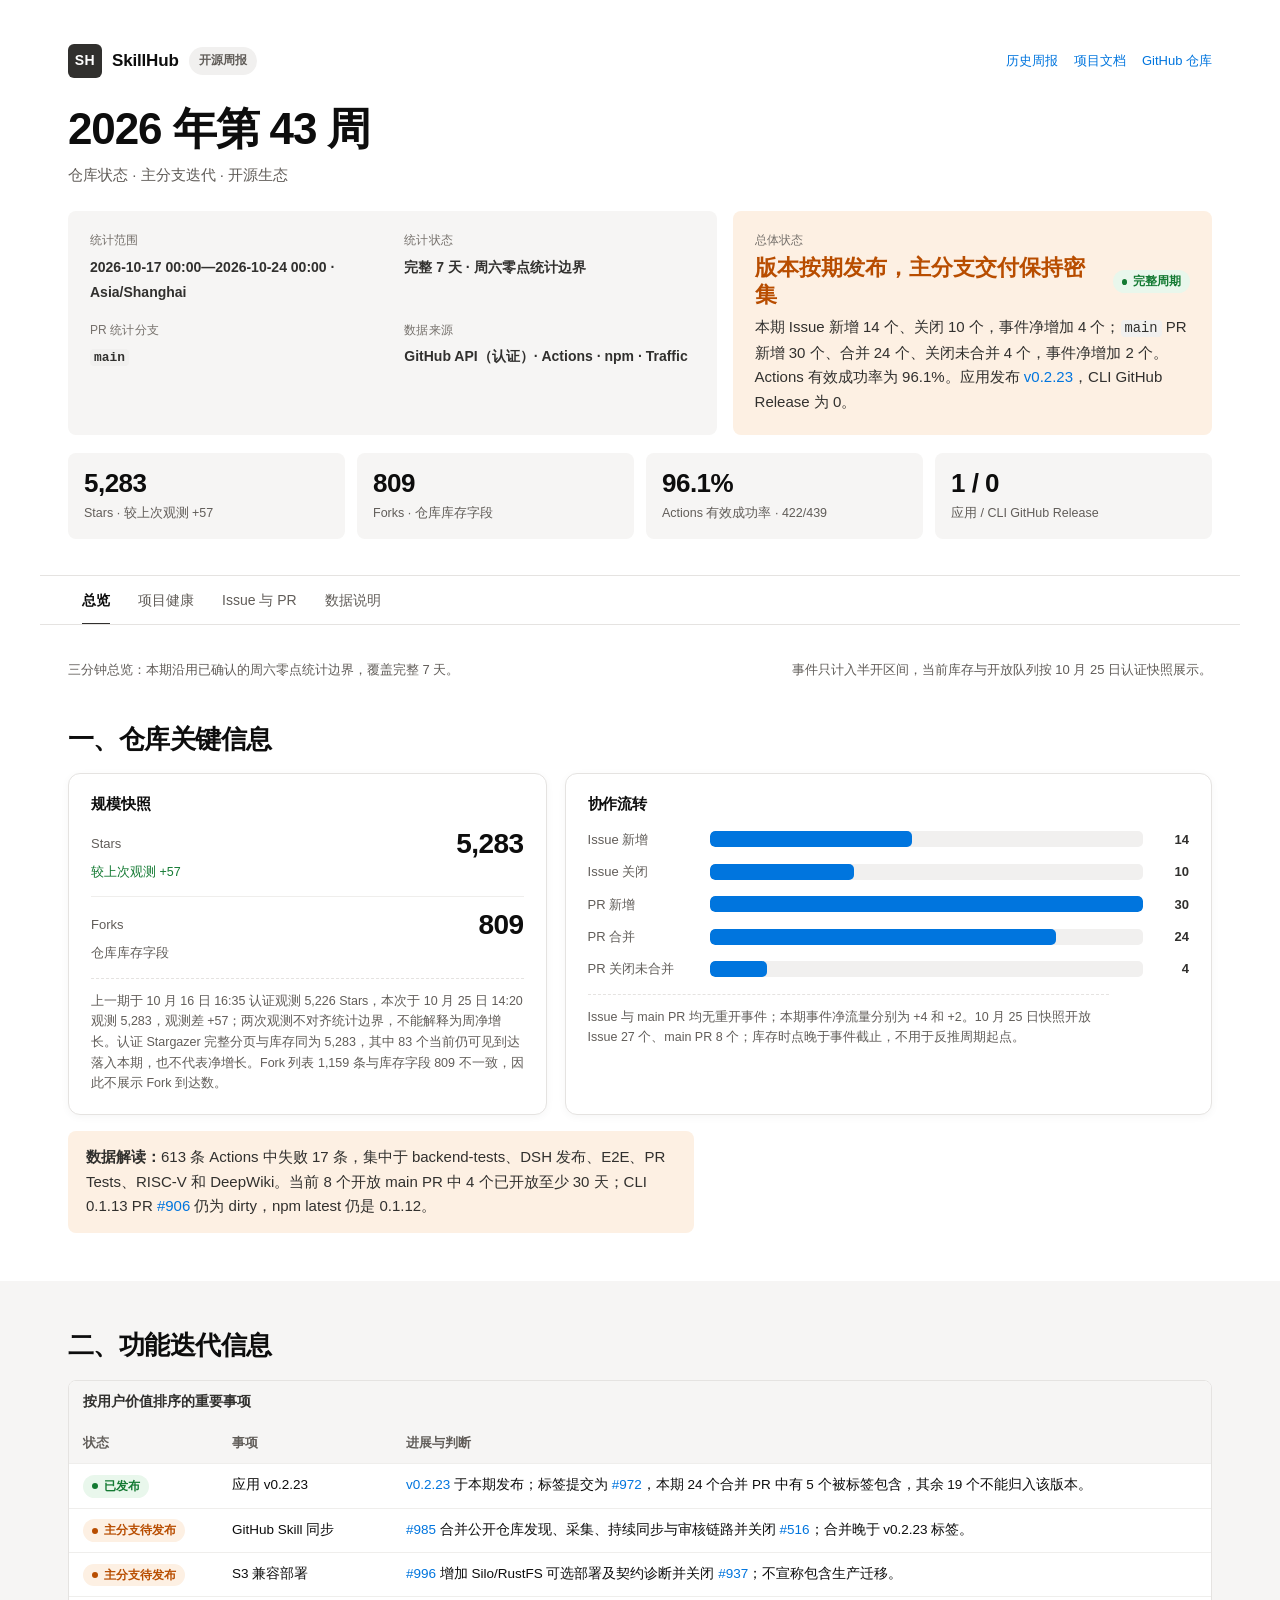
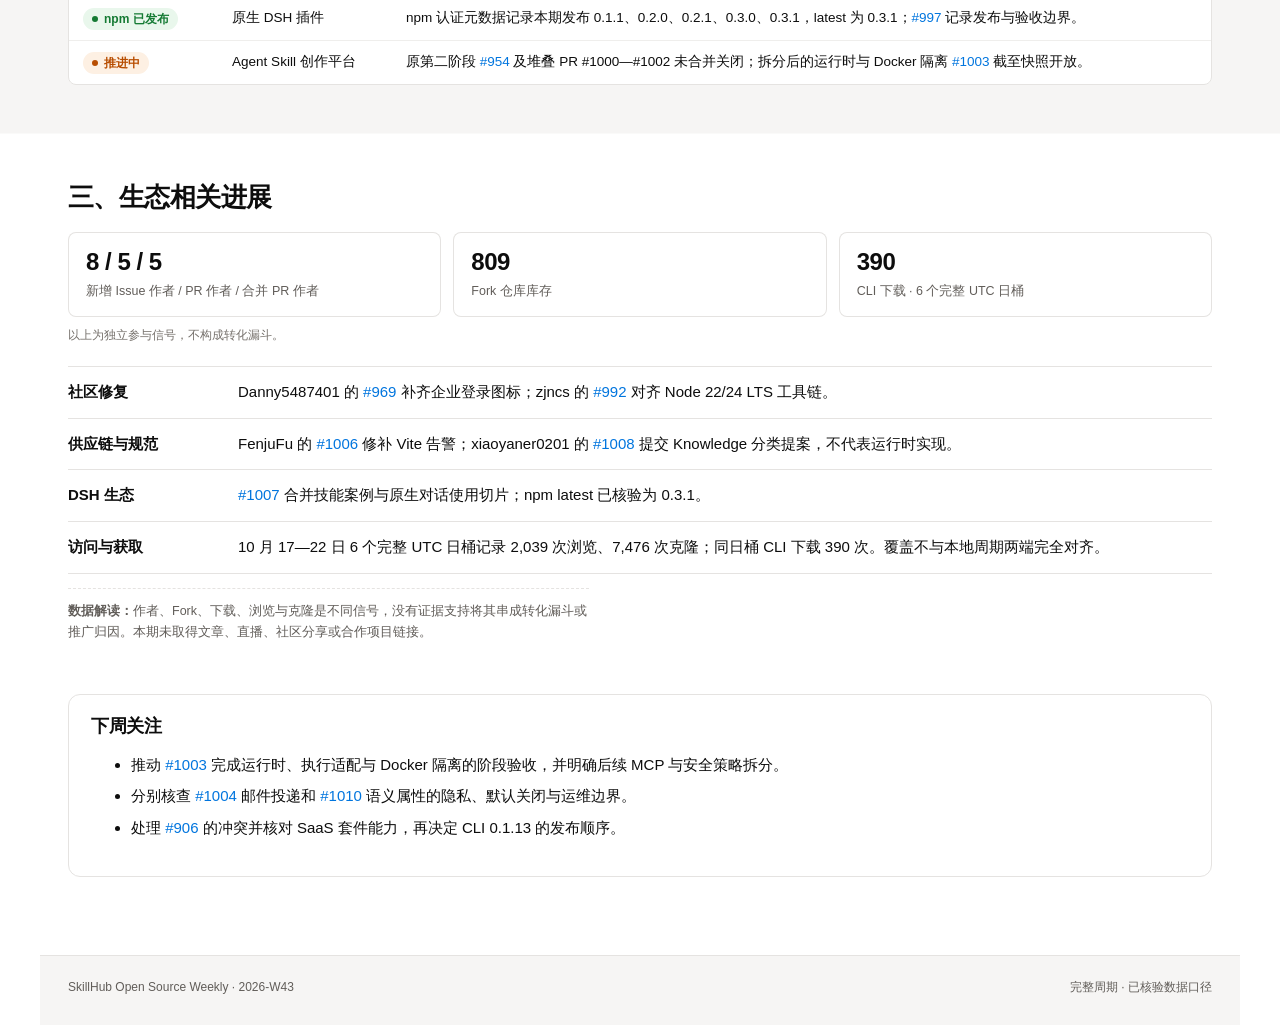
<file: site/reports/2026-W43/index.html>
<!doctype html>
<html lang="zh-CN">
<head>
  <meta charset="utf-8">
  <meta name="viewport" content="width=device-width,initial-scale=1">
  <meta name="description" content="SkillHub 2026 年第 43 周：仓库状态、主分支迭代与生态进展。">
  <title>SkillHub 开源周报｜2026 年第 43 周</title>
  <script>document.documentElement.classList.add('js')</script>
<style data-report-theme="notion-light">
:root {
  color-scheme: light;
  --page: #ffffff;
  --paper: #ffffff;
  --warm: #f6f5f4;
  --ink: #0d0d0d;
  --ink-soft: #31302e;
  --muted: #615d59;
  --faint: #76716c;
  --line: #e5e3e1;
  --line-soft: #efeeec;
  --blue: #0075de;
  --blue-active: #005bab;
  --blue-soft: #f2f9ff;
  --green: #147a33;
  --green-soft: #e9f7ec;
  --orange: #b84d00;
  --orange-soft: #fdf0e3;
  --red: #b52d25;
  --red-soft: #fdecea;
  --neutral-soft: #f1f0ef;
  --focus: #097fe8;
  --radius-sm: 8px;
  --radius: 12px;
  --shadow: 0 2px 8px rgb(0 0 0 / 4%);
}

* {
  box-sizing: border-box;
}

html {
  scroll-behavior: smooth;
}

body {
  margin: 0;
  background: var(--page);
  color: var(--ink);
  font: 15px/1.65 Inter, -apple-system, BlinkMacSystemFont, "Segoe UI",
    "PingFang SC", "Hiragino Sans GB", "Microsoft YaHei", sans-serif;
  text-rendering: optimizeLegibility;
  -webkit-font-smoothing: antialiased;
}

a {
  color: var(--blue);
  text-decoration: none;
  text-underline-offset: 3px;
}

a:hover {
  color: var(--blue-active);
  text-decoration: underline;
}

button,
a {
  -webkit-tap-highlight-color: transparent;
}

:focus-visible {
  outline: 2px solid var(--focus);
  outline-offset: 3px;
}

code {
  padding: 1px 4px;
  border-radius: 4px;
  background: var(--neutral-soft);
  color: var(--ink-soft);
  font-size: .92em;
}

.skip-link {
  position: fixed;
  z-index: 30;
  top: 8px;
  left: -999px;
  padding: 8px 12px;
  border-radius: 4px;
  background: var(--ink-soft);
  color: #fff;
}

.skip-link:focus {
  left: 8px;
}

.report {
  width: min(1200px, 100%);
  min-height: 100vh;
  margin: 0 auto;
  background: var(--paper);
}

.masthead {
  padding: 44px 28px 36px;
  border-bottom: 1px solid var(--line);
}

.topline {
  display: flex;
  align-items: center;
  justify-content: space-between;
  gap: 18px;
  margin-bottom: 26px;
}

.brand {
  display: flex;
  align-items: center;
  gap: 10px;
  color: var(--ink);
}

.brand-mark {
  display: inline-flex;
  width: 34px;
  height: 34px;
  align-items: center;
  justify-content: center;
  border-radius: 6px;
  background: var(--ink-soft);
  color: #fff;
  font-size: 14px;
  font-weight: 700;
  letter-spacing: .04em;
}

.brand-name {
  font-size: 17px;
  font-weight: 700;
  letter-spacing: -.01em;
}

.brand-tag {
  padding: 4px 10px;
  border-radius: 9999px;
  background: var(--neutral-soft);
  color: var(--muted);
  font-size: 12px;
  font-weight: 600;
}

.utility-links {
  display: flex;
  flex-wrap: wrap;
  gap: 16px;
  font-size: 13px;
}

h1,
h2,
h3 {
  text-wrap: balance;
}

h1 {
  max-width: 820px;
  margin: 0;
  color: var(--ink);
  font-size: clamp(32px, 4vw, 44px);
  line-height: 1.15;
  letter-spacing: -.025em;
}

.report-sub {
  margin: 8px 0 24px;
  color: var(--muted);
  font-size: 15px;
}

.header-grid {
  display: grid;
  grid-template-columns: 1.15fr .85fr;
  gap: 16px;
}

.meta-card,
.headline {
  border-radius: var(--radius-sm);
  padding: 20px 22px;
}

.meta-card {
  background: var(--warm);
}

.meta-grid {
  display: grid;
  grid-template-columns: 1fr 1fr;
  gap: 16px 24px;
}

.meta-item .key,
.headline-label {
  display: block;
  margin-bottom: 4px;
  color: var(--faint);
  font-size: 12px;
  font-weight: 500;
  letter-spacing: .01em;
}

.meta-item .value {
  color: var(--ink-soft);
  font-size: 14px;
  font-weight: 600;
}

.period {
  margin: 0;
}

.headline {
  display: flex;
  flex-direction: column;
  justify-content: center;
  margin: 0;
  border: 0;
  background: var(--orange-soft);
  color: var(--ink-soft);
}

.headline-status {
  display: flex;
  align-items: center;
  gap: 10px;
  margin-bottom: 7px;
}

.headline-status strong {
  color: var(--orange);
  font-size: 22px;
  line-height: 1.2;
}

.headline p {
  margin: 0;
  max-width: 60ch;
}

.metrics {
  display: grid;
  grid-template-columns: repeat(4, 1fr);
  gap: 12px;
  margin-top: 18px;
  border: 0;
}

.metric {
  min-width: 0;
  padding: 16px;
  border: 0;
  border-radius: var(--radius-sm);
  background: var(--warm);
}

.metric strong {
  display: block;
  color: var(--ink);
  font-size: 26px;
  line-height: 1.15;
  letter-spacing: -.02em;
  font-variant-numeric: tabular-nums;
}

.metric span {
  display: block;
  margin-top: 4px;
  color: var(--muted);
  font-size: 12.5px;
}

.tabs-wrap {
  position: sticky;
  z-index: 20;
  top: 0;
  overflow-x: auto;
  border-bottom: 1px solid var(--line);
  background: rgb(255 255 255 / 97%);
  backdrop-filter: saturate(1.1) blur(5px);
}

.tabs {
  display: flex;
  min-width: max-content;
  padding: 0 28px;
}

.tab {
  position: relative;
  min-height: 48px;
  padding: 0 14px;
  border: 0;
  background: transparent;
  color: var(--muted);
  cursor: pointer;
  font: inherit;
  font-size: 14px;
  font-weight: 500;
}

.tab::after {
  position: absolute;
  right: 14px;
  bottom: -1px;
  left: 14px;
  height: 2px;
  background: transparent;
  content: "";
}

.tab:hover,
.tab[aria-selected="true"] {
  color: var(--ink);
}

.tab[aria-selected="true"] {
  font-weight: 600;
}

.tab[aria-selected="true"]::after {
  background: var(--ink-soft);
}

main {
  padding: 0 28px 48px;
}

.tab-panel {
  padding-top: 4px;
}

.js .tab-panel[hidden] {
  display: none;
}

.panel-intro {
  display: flex;
  justify-content: space-between;
  gap: 24px;
  margin: 30px 0 0;
  color: var(--muted);
  font-size: 13px;
}

.panel-intro p {
  margin: 0;
}

section.report-section {
  margin: 0;
  padding: 48px 0;
  border: 0;
}

.tab-panel > section.report-section:nth-of-type(even) {
  background: var(--warm);
  box-shadow: 0 0 0 100vmax var(--warm);
  clip-path: inset(0 -100vmax);
}

section.report-section:first-of-type {
  padding-top: 42px;
}

h2 {
  margin: 0 0 18px;
  color: var(--ink);
  font-size: 26px;
  line-height: 1.25;
  letter-spacing: -.02em;
}

h3 {
  margin: 30px 0 12px;
  color: var(--ink);
  font-size: 18px;
  line-height: 1.35;
  letter-spacing: -.01em;
}

p {
  max-width: 75ch;
  text-wrap: pretty;
}

.section-lead {
  margin: -7px 0 18px;
  color: var(--muted);
}

.table-wrap {
  overflow-x: auto;
  border: 1px solid var(--line);
  border-radius: var(--radius-sm);
  background: var(--paper);
}

table {
  width: 100%;
  min-width: 680px;
  border-collapse: collapse;
  font-size: 13.5px;
}

caption {
  padding: 10px 14px;
  background: var(--warm);
  color: var(--ink-soft);
  font-weight: 600;
  text-align: left;
}

th,
td {
  padding: 10px 14px;
  border-bottom: 1px solid var(--line-soft);
  vertical-align: top;
  text-align: left;
}

th {
  background: var(--warm);
  color: var(--muted);
  font-size: 12.5px;
  font-weight: 600;
  white-space: nowrap;
}

tbody tr:last-child td {
  border-bottom: 0;
}

tbody tr:hover {
  background: #faf9f8;
}

.number {
  text-align: right;
  white-space: nowrap;
  font-variant-numeric: tabular-nums;
}

.status,
.value-level {
  display: inline-flex;
  align-items: center;
  gap: 6px;
  min-width: 25px;
  padding: 4px 9px;
  border: 0;
  border-radius: 9999px;
  font-size: 12px;
  font-weight: 600;
  line-height: 1.2;
  white-space: nowrap;
}

.status::before {
  width: 6px;
  height: 6px;
  border-radius: 50%;
  background: currentColor;
  content: "";
}

.status.ok {
  background: var(--green-soft);
  color: var(--green);
}

.status.warn {
  background: var(--orange-soft);
  color: var(--orange);
}

.status.risk {
  background: var(--red-soft);
  color: var(--red);
}

.value-a {
  background: var(--red-soft);
  color: var(--red);
}

.value-b {
  background: var(--orange-soft);
  color: var(--orange);
}

.value-c {
  background: var(--blue-soft);
  color: var(--blue-active);
}

.value-d {
  background: var(--neutral-soft);
  color: var(--muted);
}

.risk-note {
  margin: 16px 0 0;
  padding: 14px 18px;
  border: 0;
  border-radius: var(--radius-sm);
  background: var(--orange-soft);
  color: var(--ink-soft);
}

.repo-visuals {
  display: grid;
  grid-template-columns: minmax(280px, .85fr) minmax(0, 1.15fr);
  gap: 18px;
}

.snapshot-list {
  display: grid;
  gap: 0;
}

.snapshot-row {
  display: grid;
  grid-template-columns: minmax(90px, 1fr) auto;
  gap: 4px 16px;
  align-items: center;
  padding: 13px 0;
  border-bottom: 1px solid var(--line-soft);
}

.snapshot-row:first-child {
  padding-top: 0;
}

.snapshot-row:last-child {
  padding-bottom: 0;
  border-bottom: 0;
}

.snapshot-row .snapshot-label {
  color: var(--muted);
  font-size: 13px;
}

.snapshot-row strong {
  color: var(--ink);
  font-size: 28px;
  line-height: 1.05;
  letter-spacing: -.02em;
  font-variant-numeric: tabular-nums;
}

.snapshot-row .snapshot-change {
  grid-column: 1 / -1;
  color: var(--muted);
  font-size: 12.5px;
}

.snapshot-row .snapshot-change.positive {
  color: var(--green);
}

.snapshot-row .snapshot-change.missing {
  color: var(--orange);
}

.chart-note {
  margin: 14px 0 0;
  padding-top: 12px;
  border-top: 1px dashed var(--line);
  color: var(--muted);
  font-size: 12.5px;
}

.ecosystem-signals {
  display: grid;
  grid-template-columns: repeat(3, minmax(0, 1fr));
  gap: 12px;
  margin-bottom: 20px;
}

.ecosystem-signal {
  padding: 16px 18px;
  border-radius: var(--radius-sm);
  background: var(--paper);
  box-shadow: inset 0 0 0 1px var(--line);
}

.ecosystem-signal strong {
  display: block;
  color: var(--ink);
  font-size: 24px;
  line-height: 1.15;
  letter-spacing: -.02em;
  font-variant-numeric: tabular-nums;
}

.ecosystem-signal span {
  display: block;
  margin-top: 5px;
  color: var(--muted);
  font-size: 12.5px;
}

.ecosystem-signal-note {
  grid-column: 1 / -1;
  margin: -3px 0 0;
  color: var(--faint);
  font-size: 12px;
}

.ecosystem-list,
.method-list {
  margin: 0;
  padding: 0;
  border-top: 1px solid var(--line);
  list-style: none;
}

.ecosystem-list li,
.method-list li {
  display: grid;
  grid-template-columns: 150px 1fr;
  gap: 20px;
  padding: 13px 0;
  border-bottom: 1px solid var(--line);
}

.method-list li {
  grid-template-columns: 180px 1fr;
}

.ecosystem-list strong,
.method-list strong {
  color: var(--ink);
}

.next-actions {
  margin: 4px 0 30px;
  padding: 20px 22px;
  border: 1px solid var(--line);
  border-radius: var(--radius);
  background: var(--paper);
}

.next-actions h2 {
  margin-bottom: 8px;
  font-size: 18px;
}

.next-actions ol {
  margin: 0;
  padding-left: 22px;
}

.next-actions li {
  margin: 7px 0;
}

.health-cards {
  display: grid;
  grid-template-columns: repeat(auto-fit, minmax(280px, 1fr));
  gap: 16px;
}

.health-card,
.chart-box,
.health-note {
  border: 1px solid var(--line);
  border-radius: var(--radius);
  background: var(--paper);
  box-shadow: var(--shadow);
}

.health-card {
  display: flex;
  flex-direction: column;
  gap: 9px;
  padding: 20px 22px;
}

.health-card .top {
  display: flex;
  align-items: center;
  justify-content: space-between;
  gap: 10px;
}

.health-card .name {
  color: var(--ink);
  font-size: 15px;
  font-weight: 700;
}

.health-card .health-metric {
  color: var(--ink);
  font-size: 27px;
  font-weight: 700;
  line-height: 1.1;
  letter-spacing: -.02em;
  font-variant-numeric: tabular-nums;
}

.health-card .health-metric small {
  color: var(--muted);
  font-size: 13px;
  font-weight: 500;
  letter-spacing: 0;
}

.health-card p {
  margin: 0;
  color: var(--ink-soft);
  font-size: 13.5px;
}

.health-card .detail {
  padding-top: 9px;
  border-top: 1px dashed var(--line);
  color: var(--muted);
  font-size: 12.5px;
}

.segbar {
  display: flex;
  height: 24px;
  overflow: hidden;
  margin: 15px 0 10px;
  border-radius: 6px;
  background: var(--neutral-soft);
}

.segbar > span {
  min-width: 2px;
  height: 100%;
}

.seg-success {
  background: #1aae39;
}

.seg-failure {
  background: #e16259;
}

.seg-auth {
  background: #e8a94b;
}

.seg-skipped {
  background: #d6d2cd;
}

.seg-cancelled {
  background: #8e8984;
}

.chart-legend {
  display: flex;
  flex-wrap: wrap;
  gap: 8px 20px;
  color: var(--muted);
  font-size: 13px;
}

.chart-legend span {
  display: inline-flex;
  align-items: center;
  gap: 7px;
}

.chart-legend i {
  width: 10px;
  height: 10px;
  border-radius: 3px;
}

.chart-legend b {
  color: var(--ink-soft);
  font-variant-numeric: tabular-nums;
}

.chart-grid {
  display: grid;
  grid-template-columns: repeat(2, minmax(0, 1fr));
  gap: 18px;
}

.chart-box {
  padding: 20px 22px;
}

.chart-box h3 {
  margin: 0 0 14px;
  font-size: 15px;
}

.bars {
  display: grid;
  gap: 11px;
}

.bar-row {
  display: grid;
  grid-template-columns: 88px 1fr 42px;
  gap: 10px;
  align-items: center;
  font-size: 13px;
}

.repo-visuals .bar-row {
  grid-template-columns: 112px 1fr 36px;
}

.bar-label {
  color: var(--muted);
  white-space: nowrap;
}

.bar-track {
  height: 16px;
  overflow: hidden;
  border-radius: 5px;
  background: var(--neutral-soft);
}

.bar-fill {
  display: block;
  height: 100%;
  min-width: 2px;
  border-radius: 5px;
  background: var(--blue);
}

.bar-fill.hot {
  background: var(--orange);
}

.bar-value {
  color: var(--ink-soft);
  font-weight: 700;
  text-align: right;
  font-variant-numeric: tabular-nums;
}

.donut-layout {
  display: grid;
  grid-template-columns: 150px 1fr;
  gap: 22px;
  align-items: center;
}

.donut {
  position: relative;
  width: 142px;
  height: 142px;
  border-radius: 50%;
  background: conic-gradient(var(--orange) 0 var(--value), #d6d2cd var(--value) 100%);
}

.donut::after {
  position: absolute;
  inset: 24px;
  border-radius: 50%;
  background: var(--paper);
  content: "";
}

.donut-center {
  position: absolute;
  z-index: 1;
  inset: 0;
  display: flex;
  flex-direction: column;
  align-items: center;
  justify-content: center;
}

.donut-center strong {
  color: var(--ink);
  font-size: 26px;
  line-height: 1.1;
}

.donut-center span {
  color: var(--muted);
  font-size: 12px;
}

.donut-copy p {
  margin: 0 0 9px;
  color: var(--ink-soft);
  font-size: 13.5px;
}

.donut-copy p:last-child {
  margin-bottom: 0;
}

.health-grid {
  display: grid;
  grid-template-columns: repeat(2, minmax(0, 1fr));
  gap: 18px;
  margin-top: 18px;
}

.chart-box + .table-wrap {
  margin-top: 18px;
}

.health-note {
  padding: 18px;
}

.health-note h3 {
  margin: 0 0 7px;
  font-size: 15px;
}

.health-note p {
  margin: 0;
  color: var(--ink-soft);
}

.flow-summary {
  display: grid;
  grid-template-columns: repeat(2, minmax(0, 1fr));
  gap: 12px;
  margin: 18px 0 24px;
}

.flow-item {
  padding: 16px 18px;
  border-radius: var(--radius-sm);
  background: var(--warm);
}

.flow-item strong {
  display: block;
  color: var(--ink);
  font-size: 20px;
  font-variant-numeric: tabular-nums;
}

.flow-item span {
  color: var(--muted);
  font-size: 12.5px;
}

details {
  margin-top: 16px;
  border: 1px solid var(--line);
  border-radius: var(--radius);
  background: var(--paper);
}

summary {
  padding: 14px 18px;
  color: var(--ink-soft);
  cursor: pointer;
  font-weight: 700;
}

.details-body {
  padding: 0 18px 16px;
}

footer {
  display: flex;
  justify-content: space-between;
  gap: 24px;
  padding: 22px 28px 28px;
  border-top: 1px solid var(--line);
  background: var(--warm);
  color: var(--muted);
  font-size: 12px;
}

.sr-only {
  position: absolute;
  width: 1px;
  height: 1px;
  padding: 0;
  margin: -1px;
  overflow: hidden;
  clip: rect(0, 0, 0, 0);
  white-space: nowrap;
  border: 0;
}

@media (max-width: 760px) {
  .masthead,
  main,
  footer {
    padding-right: 18px;
    padding-left: 18px;
  }

  .topline,
  footer,
  .panel-intro {
    align-items: flex-start;
    flex-direction: column;
    gap: 8px;
  }

  .header-grid,
  .meta-grid,
  .repo-visuals,
  .chart-grid,
  .health-grid,
  .flow-summary {
    grid-template-columns: 1fr;
  }

  .header-grid > *,
  .meta-item {
    min-width: 0;
  }

  .meta-item .value {
    overflow-wrap: anywhere;
  }

  .metrics {
    grid-template-columns: repeat(2, 1fr);
  }

  .tabs {
    padding: 0 6px;
  }

  section.report-section {
    padding: 38px 0;
  }

  .ecosystem-list li,
  .method-list li {
    grid-template-columns: 1fr;
    gap: 3px;
  }

  .ecosystem-signals {
    grid-template-columns: 1fr;
  }

  .ecosystem-signal-note {
    grid-column: auto;
  }

  .donut-layout {
    grid-template-columns: 1fr;
    justify-items: center;
  }

  .donut-copy {
    text-align: center;
  }
}

@media (max-width: 430px) {
  h1 {
    font-size: 30px;
    overflow-wrap: anywhere;
  }

  .bar-row {
    grid-template-columns: 76px 1fr 32px;
    gap: 7px;
  }

  .repo-visuals .bar-row {
    grid-template-columns: 98px 1fr 28px;
  }
}

@media (prefers-reduced-motion: reduce) {
  html {
    scroll-behavior: auto;
  }
}

@media print {
  @page {
    size: A4;
    margin: 13mm;
  }

  body {
    background: #fff;
    font-size: 10px;
  }

  .report {
    width: 100%;
  }

  .masthead,
  main,
  footer {
    padding-right: 0;
    padding-left: 0;
  }

  .tabs-wrap,
  .skip-link,
  .utility-links {
    display: none !important;
  }

  .tab-panel[hidden] {
    display: block !important;
  }

  .tab-panel {
    break-before: page;
  }

  .tab-panel:first-child {
    break-before: auto;
  }

  .tab-panel > section.report-section:nth-of-type(even) {
    background: #fff;
    box-shadow: none;
    clip-path: none;
  }

  section.report-section {
    padding: 16px 0;
  }

  h1 {
    font-size: 27px;
  }

  h2,
  h3,
  tr,
  .health-card,
  .health-note,
  .chart-box,
  .next-actions {
    break-inside: avoid;
  }

  table {
    min-width: 0;
    font-size: 8px;
  }

  th,
  td {
    padding: 5px 6px;
  }

  .health-card,
  .health-note,
  .chart-box {
    box-shadow: none;
  }

  .segbar,
  .bar-fill,
  .donut,
  .status,
  .value-level,
  .metric,
  .headline {
    print-color-adjust: exact;
    -webkit-print-color-adjust: exact;
  }
}
  </style>  <noscript>
    <style>
      .tabs-wrap { display: none !important; }
      .tab-panel[hidden] { display: block !important; }
    </style>
  </noscript>
</head>
<body>
  <a class="skip-link" href="#report-content">跳到报告正文</a>
  <article class="report"
    data-period-start="2026-10-17T00:00:00+08:00"
    data-period-end="2026-10-24T00:00:00+08:00"
    data-period-boundary="[)"
    data-period-status="complete-saturday"
    data-snapshot-at="2026-10-25T14:24:40+08:00"
    data-pr-target-branch="main"
    data-star-evidence="current-visible-arrivals"
    data-star-api-status="success"
    data-star-arrivals="83"
    data-star-observed-total="5283"
    data-star-observed-at="2026-10-25T14:20:03+08:00"
    data-star-previous-observed-total="5226"
    data-star-previous-observed-at="2026-10-16T16:35:57+08:00"
    data-star-observation-delta="57"
    data-star-start-at=""
    data-star-end-at="">
    <header class="masthead">
      <div class="topline">
        <div class="brand"><span class="brand-mark" aria-hidden="true">SH</span><span class="brand-name">SkillHub</span><span class="brand-tag">开源周报</span></div>
        <nav class="utility-links" aria-label="报告链接"><a href="../../archive.html">历史周报</a><a href="https://iflytek.github.io/skillhub/">项目文档</a><a href="https://github.com/iflytek/skillhub">GitHub 仓库</a></nav>
      </div>
      <h1>2026 年第 43 周</h1>
      <p class="report-sub">仓库状态 · 主分支迭代 · 开源生态</p>
      <div class="header-grid">
        <div class="meta-card"><div class="meta-grid">
          <div class="meta-item"><span class="key">统计范围</span><span class="value">2026-10-17 00:00—2026-10-24 00:00 · Asia/Shanghai</span></div>
          <div class="meta-item"><span class="key">统计状态</span><span class="value">完整 7 天 · 周六零点统计边界</span></div>
          <div class="meta-item"><span class="key">PR 统计分支</span><span class="value"><code>main</code></span></div>
          <div class="meta-item"><span class="key">数据来源</span><span class="value">GitHub API（认证）· Actions · npm · Traffic</span></div>
        </div></div>
        <div class="headline">
          <span class="headline-label">总体状态</span>
          <div class="headline-status"><strong>版本按期发布，主分支交付保持密集</strong><span class="status ok">完整周期</span></div>
          <p>本期 Issue 新增 14 个、关闭 10 个，事件净增加 4 个；<code>main</code> PR 新增 30 个、合并 24 个、关闭未合并 4 个，事件净增加 2 个。Actions 有效成功率为 96.1%。应用发布 <a href="https://github.com/iflytek/skillhub/releases/tag/v0.2.23">v0.2.23</a>，CLI GitHub Release 为 0。</p>
        </div>
      </div>
      <div class="metrics" aria-label="四项核心指标">
        <div class="metric"><strong>5,283</strong><span>Stars · 较上次观测 +57</span></div>
        <div class="metric"><strong>809</strong><span>Forks · 仓库库存字段</span></div>
        <div class="metric"><strong>96.1%</strong><span>Actions 有效成功率 · 422/439</span></div>
        <div class="metric"><strong>1 / 0</strong><span>应用 / CLI GitHub Release</span></div>
      </div>
    </header>

    <div class="tabs-wrap"><nav class="tabs" role="tablist" aria-label="周报视图">
      <button class="tab" id="tab-overview" type="button" role="tab" aria-selected="true" aria-controls="panel-overview" tabindex="0" data-tab="overview">总览</button>
      <button class="tab" id="tab-health" type="button" role="tab" aria-selected="false" aria-controls="panel-health" tabindex="-1" data-tab="health">项目健康</button>
      <button class="tab" id="tab-flow" type="button" role="tab" aria-selected="false" aria-controls="panel-flow" tabindex="-1" data-tab="flow">Issue 与 PR</button>
      <button class="tab" id="tab-method" type="button" role="tab" aria-selected="false" aria-controls="panel-method" tabindex="-1" data-tab="method">数据说明</button>
    </nav></div>

    <main id="report-content">
      <div class="tab-panel" id="panel-overview" role="tabpanel" tabindex="0" aria-labelledby="tab-overview" data-panel="overview">
        <div class="panel-intro"><p>三分钟总览：本期沿用已确认的周六零点统计边界，覆盖完整 7 天。</p><p>事件只计入半开区间，当前库存与开放队列按 10 月 25 日认证快照展示。</p></div>

        <section class="report-section" data-module="repository-summary" aria-labelledby="repository-title">
          <h2 id="repository-title">一、仓库关键信息</h2>
          <div class="repo-visuals">
            <div class="chart-box" data-module="repository-scale"><h3>规模快照</h3><div class="snapshot-list">
              <div class="snapshot-row"><span class="snapshot-label">Stars</span><strong>5,283</strong><span class="snapshot-change positive">较上次观测 +57</span></div>
              <div class="snapshot-row"><span class="snapshot-label">Forks</span><strong>809</strong><span class="snapshot-change">仓库库存字段</span></div>
            </div><p class="chart-note">上一期于 10 月 16 日 16:35 认证观测 5,226 Stars，本次于 10 月 25 日 14:20 观测 5,283，观测差 +57；两次观测不对齐统计边界，不能解释为周净增长。认证 Stargazer 完整分页与库存同为 5,283，其中 83 个当前仍可见到达落入本期，也不代表净增长。Fork 列表 1,159 条与库存字段 809 不一致，因此不展示 Fork 到达数。</p></div>
            <div class="chart-box" data-module="weekly-collaboration-chart"><h3>协作流转</h3>
              <div class="bars" role="img" aria-label="W43 协作流转：Issue 新增 14 个、关闭 10 个；目标为 main 的 PR 新增 30 个、合并 24 个、关闭未合并 4 个">
                <div class="bar-row"><span class="bar-label">Issue 新增</span><span class="bar-track"><span class="bar-fill" style="width:46.67%"></span></span><span class="bar-value">14</span></div>
                <div class="bar-row"><span class="bar-label">Issue 关闭</span><span class="bar-track"><span class="bar-fill" style="width:33.33%"></span></span><span class="bar-value">10</span></div>
                <div class="bar-row"><span class="bar-label">PR 新增</span><span class="bar-track"><span class="bar-fill" style="width:100%"></span></span><span class="bar-value">30</span></div>
                <div class="bar-row"><span class="bar-label">PR 合并</span><span class="bar-track"><span class="bar-fill" style="width:80.00%"></span></span><span class="bar-value">24</span></div>
                <div class="bar-row"><span class="bar-label">PR 关闭未合并</span><span class="bar-track"><span class="bar-fill" style="width:13.33%"></span></span><span class="bar-value">4</span></div>
              </div><p class="chart-note">Issue 与 main PR 均无重开事件；本期事件净流量分别为 +4 和 +2。10 月 25 日快照开放 Issue 27 个、main PR 8 个；库存时点晚于事件截止，不用于反推周期起点。</p>
            </div>
          </div>
          <p class="risk-note"><strong>数据解读：</strong>613 条 Actions 中失败 17 条，集中于 backend-tests、DSH 发布、E2E、PR Tests、RISC-V 和 DeepWiki。当前 8 个开放 main PR 中 4 个已开放至少 30 天；CLI 0.1.13 PR <a href="https://github.com/iflytek/skillhub/pull/906">#906</a> 仍为 dirty，npm latest 仍是 0.1.12。</p>
        </section>

        <section class="report-section" data-module="feature-iterations" aria-labelledby="feature-title"><h2 id="feature-title">二、功能迭代信息</h2>
          <div class="table-wrap"><table><caption>按用户价值排序的重要事项</caption><thead><tr><th>状态</th><th>事项</th><th>进展与判断</th></tr></thead><tbody>
            <tr><td><span class="status ok">已发布</span></td><td>应用 v0.2.23</td><td><a href="https://github.com/iflytek/skillhub/releases/tag/v0.2.23">v0.2.23</a> 于本期发布；标签提交为 <a href="https://github.com/iflytek/skillhub/pull/972">#972</a>，本期 24 个合并 PR 中有 5 个被标签包含，其余 19 个不能归入该版本。</td></tr>
            <tr><td><span class="status warn">主分支待发布</span></td><td>GitHub Skill 同步</td><td><a href="https://github.com/iflytek/skillhub/pull/985">#985</a> 合并公开仓库发现、采集、持续同步与审核链路并关闭 <a href="https://github.com/iflytek/skillhub/issues/516">#516</a>；合并晚于 v0.2.23 标签。</td></tr>
            <tr><td><span class="status warn">主分支待发布</span></td><td>S3 兼容部署</td><td><a href="https://github.com/iflytek/skillhub/pull/996">#996</a> 增加 Silo/RustFS 可选部署及契约诊断并关闭 <a href="https://github.com/iflytek/skillhub/issues/937">#937</a>；不宣称包含生产迁移。</td></tr>
            <tr><td><span class="status ok">npm 已发布</span></td><td>原生 DSH 插件</td><td>npm 认证元数据记录本期发布 0.1.1、0.2.0、0.2.1、0.3.0、0.3.1，latest 为 0.3.1；<a href="https://github.com/iflytek/skillhub/pull/997">#997</a> 记录发布与验收边界。</td></tr>
            <tr><td><span class="status warn">推进中</span></td><td>Agent Skill 创作平台</td><td>原第二阶段 <a href="https://github.com/iflytek/skillhub/pull/954">#954</a> 及堆叠 PR #1000—#1002 未合并关闭；拆分后的运行时与 Docker 隔离 <a href="https://github.com/iflytek/skillhub/pull/1003">#1003</a> 截至快照开放。</td></tr>
          </tbody></table></div>
        </section>

        <section class="report-section" data-module="ecosystem-progress" aria-labelledby="ecosystem-title"><h2 id="ecosystem-title">三、生态相关进展</h2>
          <div class="ecosystem-signals" data-module="ecosystem-signals" role="img" aria-label="W43 开源生态参与信号：新增 Issue 作者 8 位、新增 main PR 作者 5 位、本期合并 PR 作者 5 位；仓库 Fork 库存 809；SkillHub CLI 六个完整 UTC 日桶下载 390 次">
            <div class="ecosystem-signal"><strong>8 / 5 / 5</strong><span>新增 Issue 作者 / PR 作者 / 合并 PR 作者</span></div>
            <div class="ecosystem-signal"><strong>809</strong><span>Fork 仓库库存</span></div>
            <div class="ecosystem-signal"><strong>390</strong><span>CLI 下载 · 6 个完整 UTC 日桶</span></div>
            <p class="ecosystem-signal-note">以上为独立参与信号，不构成转化漏斗。</p>
          </div>
          <ul class="ecosystem-list">
            <li><strong>社区修复</strong><span>Danny5487401 的 <a href="https://github.com/iflytek/skillhub/pull/969">#969</a> 补齐企业登录图标；zjncs 的 <a href="https://github.com/iflytek/skillhub/pull/992">#992</a> 对齐 Node 22/24 LTS 工具链。</span></li>
            <li><strong>供应链与规范</strong><span>FenjuFu 的 <a href="https://github.com/iflytek/skillhub/pull/1006">#1006</a> 修补 Vite 告警；xiaoyaner0201 的 <a href="https://github.com/iflytek/skillhub/pull/1008">#1008</a> 提交 Knowledge 分类提案，不代表运行时实现。</span></li>
            <li><strong>DSH 生态</strong><span><a href="https://github.com/iflytek/skillhub/pull/1007">#1007</a> 合并技能案例与原生对话使用切片；npm latest 已核验为 0.3.1。</span></li>
            <li><strong>访问与获取</strong><span>10 月 17—22 日 6 个完整 UTC 日桶记录 2,039 次浏览、7,476 次克隆；同日桶 CLI 下载 390 次。覆盖不与本地周期两端完全对齐。</span></li>
          </ul>
          <p class="chart-note"><strong>数据解读：</strong>作者、Fork、下载、浏览与克隆是不同信号，没有证据支持将其串成转化漏斗或推广归因。本期未取得文章、直播、社区分享或合作项目链接。</p>
        </section>

        <aside class="next-actions" data-module="next-actions" aria-labelledby="next-title"><h2 id="next-title">下周关注</h2><ul class="next-list">
          <li>推动 <a href="https://github.com/iflytek/skillhub/pull/1003">#1003</a> 完成运行时、执行适配与 Docker 隔离的阶段验收，并明确后续 MCP 与安全策略拆分。</li>
          <li>分别核查 <a href="https://github.com/iflytek/skillhub/pull/1004">#1004</a> 邮件投递和 <a href="https://github.com/iflytek/skillhub/pull/1010">#1010</a> 语义属性的隐私、默认关闭与运维边界。</li>
          <li>处理 <a href="https://github.com/iflytek/skillhub/pull/906">#906</a> 的冲突并核对 SaaS 套件能力，再决定 CLI 0.1.13 的发布顺序。</li>
        </ul></aside>
      </div>

      <div class="tab-panel" id="panel-health" role="tabpanel" tabindex="0" aria-labelledby="tab-health" data-panel="health" hidden>
        <div class="panel-intro"><p>项目健康详情：区分周期事件、当前库存和真实发布状态。</p><p>流水线成功只说明工作流执行结果，不代表公开漏洞数量为 0。</p></div>
        <section class="report-section" data-module="health-summary" aria-labelledby="health-summary-title"><h2 id="health-summary-title">项目健康状态</h2><div class="health-cards">
          <article class="health-card"><div class="top"><span class="name">工程稳定性</span><span class="status ok">有效成功率较高</span></div><div class="health-metric">96.1% <small>422/439</small></div><p>有效运行成功 422 次、失败 17 次。</p><div class="detail">共 613 条：另有等待授权 0、跳过 151、取消 23。</div></article>
          <article class="health-card"><div class="top"><span class="name">安全流水线</span><span class="status ok">无失败记录</span></div><div class="health-metric">72 / 0 <small>成功 / 失败</small></div><p>Security 成功 72、失败 0。</p><div class="detail">另有跳过 36；执行结果不等同于漏洞数量为 0。</div></article>
          <article class="health-card"><div class="top"><span class="name">自动化运营</span><span class="status ok">核心任务运行</span></div><div class="health-metric">28 <small>Backlog Rescore 成功</small></div><p>Issue Triage 成功 18、失败 0。</p><div class="detail">Triage 另有跳过 25、取消 3。</div></article>
          <article class="health-card"><div class="top"><span class="name">Release 交付</span><span class="status warn">CLI 空档</span></div><div class="health-metric">1 / 0 <small>应用 / CLI</small></div><p>应用 v0.2.23 于本期发布。</p><div class="detail">本期 24 个合并 PR 中 5 个进入该标签；DSH npm 包独立发布。</div></article>
          <article class="health-card"><div class="top"><span class="name">Issue 治理</span><span class="status warn">事件净增加</span></div><div class="health-metric">+4 <small>周期事件净流量</small></div><p>新增 14、关闭 10；快照开放 27 个。</p><div class="detail">11 个带 <code>triage/needs-info</code>，占 40.7%；18 个已开放至少 30 天。</div></article>
          <article class="health-card"><div class="top"><span class="name">PR 治理</span><span class="status warn">事件净增加</span></div><div class="health-metric">+2 <small>周期事件净流量</small></div><p>main：新增 30、合并 24、关闭未合并 4。</p><div class="detail">快照开放 8 个，其中草稿 1 个、4 个已开放至少 30 天。</div></article>
        </div></section>

        <section class="report-section" data-module="workflow-execution" aria-labelledby="actions-title"><h2 id="actions-title">CI 与自动化执行</h2>
          <p class="section-lead">本期共 613 条 Actions：成功 422、失败 17、等待授权 0、跳过 151、取消 23。</p>
          <div class="chart-box" data-module="actions-outcome-chart"><h3>Actions 结果构成</h3><div class="segbar" role="img" aria-label="W43 Actions 共 613 条记录：成功 422，失败 17，等待授权 0，条件跳过 151，取消 23"><span class="seg-success" style="width:68.84%"></span><span class="seg-failure" style="width:2.77%"></span><span class="seg-auth" style="width:0.00%"></span><span class="seg-skipped" style="width:24.63%"></span><span class="seg-cancelled" style="width:3.75%"></span></div><div class="chart-legend" aria-hidden="true"><span><i class="seg-success"></i>成功 <b>422</b></span><span><i class="seg-failure"></i>失败 <b>17</b></span><span><i class="seg-auth"></i>等待授权 <b>0</b></span><span><i class="seg-skipped"></i>跳过 <b>151</b></span><span><i class="seg-cancelled"></i>取消 <b>23</b></span></div><p class="chart-note">有效成功率 = 422 / (422 + 17) = 96.1%。失败分布：backend-tests 9、Release DSH Plugin 2、PR E2E Tests 2；Check DSH Plugin、DeepWiki、PR Tests、RISC-V Images 各 1。</p></div>
          <div class="table-wrap"><table><caption>重点工作流执行结果</caption><thead><tr><th>工作流</th><th>成功 / 失败</th><th>其他结果与判断</th></tr></thead><tbody>
            <tr><td>PR Tests</td><td>43 / 1</td><td>跳过 36、取消 3；需结合具体提交判断失败是否恢复。</td></tr>
            <tr><td>PR E2E Tests</td><td>27 / 2</td><td>跳过 29、取消 4。</td></tr>
            <tr><td>backend-tests</td><td>61 / 9</td><td>取消 1；9 次失败是本期最大失败来源。</td></tr>
            <tr><td>Security</td><td>72 / 0</td><td>跳过 36；不据此推断私有告警为 0。</td></tr>
            <tr><td>Check DSH Plugin</td><td>15 / 1</td><td>取消 7；与高频插件迭代并行。</td></tr>
            <tr><td>Release DSH Plugin</td><td>3 / 2</td><td>npm 元数据证明最终 latest 为 0.3.1，失败尝试不隐藏。</td></tr>
          </tbody></table></div>
        </section>

        <section class="report-section" data-module="backlog-health" aria-labelledby="backlog-title"><h2 id="backlog-title">开放队列健康</h2><p class="section-lead">以下为 10 月 25 日 14:18—14:24 认证 API 快照。</p>
          <h3>Issue 健康</h3><div class="chart-grid"><div class="chart-box" data-module="issue-age-chart"><h3>开放 Issue 年龄结构</h3><div class="bars" role="img" aria-label="当前开放 Issue 27 个：不足 7 天 7 个，7 到 13 天 1 个，14 到 29 天 1 个，30 天以上 18 个"><div class="bar-row"><span class="bar-label">&lt; 7 天</span><span class="bar-track"><span class="bar-fill" style="width:38.89%"></span></span><span class="bar-value">7</span></div><div class="bar-row"><span class="bar-label">7—13 天</span><span class="bar-track"><span class="bar-fill" style="width:5.56%"></span></span><span class="bar-value">1</span></div><div class="bar-row"><span class="bar-label">14—29 天</span><span class="bar-track"><span class="bar-fill" style="width:5.56%"></span></span><span class="bar-value">1</span></div><div class="bar-row"><span class="bar-label">≥ 30 天</span><span class="bar-track"><span class="bar-fill hot" style="width:100%"></span></span><span class="bar-value">18</span></div></div></div><div class="chart-box" data-module="issue-needs-info-chart"><h3><code>triage/needs-info</code> 占比</h3><div class="donut-layout"><div class="donut" style="--value:40.7%" role="img" aria-label="当前开放 Issue 中 11 个带 triage/needs-info 标签，占 27 个开放 Issue 的 40.7%"><div class="donut-center"><strong>40.7%</strong><span>11 / 27</span></div></div><div class="donut-copy"><p><strong>11 个</strong> Issue 仍需补充信息。</p><p>应集中澄清、拆解或关闭。</p></div></div></div></div>
          <h3>PR 健康</h3><div class="chart-box" data-module="pr-age-chart"><div class="bars" role="img" aria-label="当前开放 main PR 8 个：不足 7 天 3 个，7 到 13 天 0 个，14 到 29 天 1 个，30 天以上 4 个"><div class="bar-row"><span class="bar-label">&lt; 7 天</span><span class="bar-track"><span class="bar-fill" style="width:75.00%"></span></span><span class="bar-value">3</span></div><div class="bar-row"><span class="bar-label">7—13 天</span><span class="bar-track"><span class="bar-fill" style="width:0.00%"></span></span><span class="bar-value">0</span></div><div class="bar-row"><span class="bar-label">14—29 天</span><span class="bar-track"><span class="bar-fill" style="width:25.00%"></span></span><span class="bar-value">1</span></div><div class="bar-row"><span class="bar-label">≥ 30 天</span><span class="bar-track"><span class="bar-fill hot" style="width:100%"></span></span><span class="bar-value">4</span></div></div><p class="chart-note">长期 PR 为 <a href="https://github.com/iflytek/skillhub/pull/437">#437</a>、<a href="https://github.com/iflytek/skillhub/pull/630">#630</a>、<a href="https://github.com/iflytek/skillhub/pull/797">#797</a>、<a href="https://github.com/iflytek/skillhub/pull/894">#894</a>；草稿为 #894。CLI 发布 PR <a href="https://github.com/iflytek/skillhub/pull/906">#906</a> 当前不可合并。</p></div>
        </section>
      </div>

      <div class="tab-panel" id="panel-flow" role="tabpanel" tabindex="0" aria-labelledby="tab-flow" data-panel="flow" hidden>
        <div class="panel-intro"><p>先看周期事件流转，再看需要优先判断的高价值输入。</p><p>价值级别是治理判断，不替代仓库标签。</p></div>
        <section class="report-section" data-module="weekly-flow" aria-labelledby="flow-title"><h2 id="flow-title">本周 Issue 与 PR 流转</h2>
          <div class="flow-summary"><div class="flow-item"><strong>Issue +14 / 关闭 10</strong><span>重新打开 0 · 事件净增加 4 · 快照开放 27</span></div><div class="flow-item"><strong>PR +30 / 完成 28</strong><span>合并 24 + 关闭未合并 4 · 事件净增加 2 · 快照开放 8</span></div></div>
          <p class="risk-note"><strong>数据解读：</strong>10 个关闭 Issue 中包含更早周期创建项；24 个合并 PR 也包含此前积压。所有 PR 流量只保留目标分支为 <code>main</code> 的记录，快照库存不用于反推周期起点。</p>
          <h3>新增 Issue（按价值排序，14 / 14）</h3><div class="table-wrap"><table><caption class="sr-only">W43 新增 Issue 价值排序，共 14 个</caption><thead><tr><th>价值</th><th>Issue</th><th>判断</th><th>结果</th></tr></thead><tbody><tr><td><span class="value-level value-a">A</span></td><td><a href="https://github.com/iflytek/skillhub/issues/968">#968 [Bug] Keycloak OAuth login button shows a broken logo image</a></td><td>登录入口资源缺失，P1 / high risk。</td><td>由 <a href="https://github.com/iflytek/skillhub/pull/969">#969</a> 修复并合并，晚于 v0.2.23 标签，待后续应用 Release。</td></tr>
<tr><td><span class="value-level value-a">A</span></td><td><a href="https://github.com/iflytek/skillhub/issues/974">#974 [Feature] 统一成员移除后的技能所有者只读权限</a></td><td>成员移除后的所有者权限涉及跨状态授权边界。</td><td>由 <a href="https://github.com/iflytek/skillhub/pull/975">#975</a> 实现只读语义并合并，待后续应用 Release。</td></tr>
<tr><td><span class="value-level value-b">B</span></td><td><a href="https://github.com/iflytek/skillhub/issues/978">#978 [Feature] Add opt-in SMTP email delivery for new notifications</a></td><td>可选邮件通知涉及验邮、SMTP 凭证、重试与隐私边界。</td><td>对应 <a href="https://github.com/iflytek/skillhub/pull/1004">#1004</a> 截至快照仍开放。</td></tr>
<tr><td><span class="value-level value-b">B</span></td><td><a href="https://github.com/iflytek/skillhub/issues/980">#980 [Bug] Suite detail copy buttons fail on HTTP deployments: navigator.clipboard is undefined</a></td><td>HTTP 部署下套件复制失效，直接影响安装操作。</td><td>由 <a href="https://github.com/iflytek/skillhub/pull/983">#983</a> 修复并合并，待后续应用 Release。</td></tr>
<tr><td><span class="value-level value-b">B</span></td><td><a href="https://github.com/iflytek/skillhub/issues/981">#981 [Feature] Support DeepSeek Harness 0.2.1-rc.2 in @astron-team/skillhub-dsh</a></td><td>DSH Host 版本兼容会阻断插件安装与写入。</td><td>由 <a href="https://github.com/iflytek/skillhub/pull/988">#988</a> 修复；npm 最新版本已到 0.3.1。</td></tr>
<tr><td><span class="value-level value-c">C</span></td><td><a href="https://github.com/iflytek/skillhub/issues/982">#982 [Feature] 申请将 @astron-team/skillhub-dsh 收录到 awesome-dsh-plugin 插件市场</a></td><td>插件市场收录具有生态价值，但依赖外部市场流程。</td><td>截至快照仍开放，仓库标签为 deferred。</td></tr>
<tr><td><span class="value-level value-b">B</span></td><td><a href="https://github.com/iflytek/skillhub/issues/989">#989 [Feature] 支持厂商中立的前端业务语义属性</a></td><td>稳定业务语义属性有集成价值，也需守住默认不采集与隐私边界。</td><td>对应 <a href="https://github.com/iflytek/skillhub/pull/1010">#1010</a> 截至快照仍开放。</td></tr>
<tr><td><span class="value-level value-c">C</span></td><td><a href="https://github.com/iflytek/skillhub/issues/990">#990 [Feature] Starter skill: edit, execute and replay a small Gooo program</a></td><td>Starter Skill 扩展示例生态，但需先验证长期维护与产品边界。</td><td>截至快照仍开放，仓库标签为 deferred。</td></tr>
<tr><td><span class="value-level value-b">B</span></td><td><a href="https://github.com/iflytek/skillhub/issues/991">#991 [Bug] Web unit tests fail on Node &gt;= 25: jsdom localStorage degrades to a plain object</a></td><td>Node 25 导致测试环境失效，影响贡献工具链可靠性。</td><td>由 <a href="https://github.com/iflytek/skillhub/pull/992">#992</a> 对齐 Node 22/24 LTS 后关闭。</td></tr>
<tr><td><span class="value-level value-d">D</span></td><td><a href="https://github.com/iflytek/skillhub/issues/993">#993 test-probe</a></td><td>探针条目，不构成产品需求。</td><td>创建后约 24 秒关闭，不进入功能队列。</td></tr>
<tr><td><span class="value-level value-b">B</span></td><td><a href="https://github.com/iflytek/skillhub/issues/994">#994 [Feature] CI check: warn when open PRs claim colliding Flyway migration numbers</a></td><td>Flyway 编号冲突会造成集成迁移风险。</td><td>由 <a href="https://github.com/iflytek/skillhub/pull/999">#999</a> 增加非阻断预警并关闭。</td></tr>
<tr><td><span class="value-level value-c">C</span></td><td><a href="https://github.com/iflytek/skillhub/issues/998">#998 [Feature] DSH 技能中心扩展路线图：场景助手、技能使用与管理、项目复用及自动化</a></td><td>DSH 扩展路线图范围较大，需要分片交付。</td><td>本期 <a href="https://github.com/iflytek/skillhub/pull/1007">#1007</a> 合并“使用此技能”切片，Issue 保持开放。</td></tr>
<tr><td><span class="value-level value-c">C</span></td><td><a href="https://github.com/iflytek/skillhub/issues/1005">#1005 Feature Request: Separate Skill Bundles from Standalone Skills / Add a &quot;Skill Bundle&quot; Filter</a></td><td>Skill Bundle 过滤有可发现性价值，但需先收敛分类契约。</td><td>截至快照仍开放，仓库标签为 deferred。</td></tr>
<tr><td><span class="value-level value-b">B</span></td><td><a href="https://github.com/iflytek/skillhub/issues/1009">#1009 [Feature] RFC：默认关闭的厂商中立后端业务事件出口 / Opt-in backend business-event export</a></td><td>后端业务事件出口涉及默认关闭、脱敏与运维责任。</td><td>截至快照仍开放，P2 / high risk。</td></tr></tbody></table></div>
          <h3>关键 PR 流转</h3><div class="table-wrap"><table><caption class="sr-only">W43 关键 PR 流转</caption><thead><tr><th>状态</th><th>价值</th><th>PR</th><th>结果与判断</th></tr></thead><tbody>
            <tr><td>已进入 v0.2.23</td><td><span class="value-level value-a">A</span></td><td><a href="https://github.com/iflytek/skillhub/pull/967">#967</a> / <a href="https://github.com/iflytek/skillhub/pull/970">#970</a> / <a href="https://github.com/iflytek/skillhub/pull/972">#972</a></td><td>修复 DSH 回执、头像与路由、代理 authority；Git 祖先关系证明属于 v0.2.23。</td></tr>
            <tr><td>主分支待发布</td><td><span class="value-level value-a">A</span></td><td><a href="https://github.com/iflytek/skillhub/pull/985">#985</a> / <a href="https://github.com/iflytek/skillhub/pull/996">#996</a></td><td>分别交付 GitHub Skill 同步和 S3 兼容部署，均晚于 v0.2.23 标签。</td></tr>
            <tr><td>主分支待发布</td><td><span class="value-level value-a">A</span></td><td><a href="https://github.com/iflytek/skillhub/pull/969">#969</a> / <a href="https://github.com/iflytek/skillhub/pull/1006">#1006</a></td><td>分别修复企业登录图标和 Vite 安全告警，已合并但不在 v0.2.23。</td></tr>
            <tr><td>独立 npm 交付</td><td><span class="value-level value-b">B</span></td><td><a href="https://github.com/iflytek/skillhub/pull/986">#986</a> / <a href="https://github.com/iflytek/skillhub/pull/988">#988</a> / <a href="https://github.com/iflytek/skillhub/pull/997">#997</a></td><td>插件生命周期、Harness 兼容和 0.3.1 验收落地；npm 元数据与 PR 记录相互印证。</td></tr>
            <tr><td>推进中</td><td><span class="value-level value-a">A</span></td><td><a href="https://github.com/iflytek/skillhub/pull/1003">#1003</a> / <a href="https://github.com/iflytek/skillhub/pull/1004">#1004</a> / <a href="https://github.com/iflytek/skillhub/pull/1010">#1010</a></td><td>运行时隔离、邮件投递与语义属性截至快照均开放，不宣称已合并或发布。</td></tr>
          </tbody></table></div>
          <details data-module="closed-pr-cleanup"><summary>本期关闭未合并 PR（4 个）</summary><div class="details-body"><p><a href="https://github.com/iflytek/skillhub/pull/1000">#1000</a>、<a href="https://github.com/iflytek/skillhub/pull/1001">#1001</a>、<a href="https://github.com/iflytek/skillhub/pull/1002">#1002</a>、<a href="https://github.com/iflytek/skillhub/pull/954">#954</a> 均未合并关闭，只计入关闭未合并。其中 #954 与堆叠的 #1000—#1002 已由拆分后的 #1003 等后续分支继续推进；不把关闭本身解释为功能交付。</p></div></details>
          <h3>当前 A / B 判断队列</h3><div class="table-wrap"><table><caption class="sr-only">当前高价值 Issue 与 PR 队列</caption><thead><tr><th>价值</th><th>对象</th><th>判断与下一门槛</th></tr></thead><tbody>
            <tr><td><span class="value-level value-a">A</span></td><td><a href="https://github.com/iflytek/skillhub/pull/1003">#1003 创作平台运行时</a></td><td>当前 API 显示可合并，但下一门槛仍是分层安全验收与后续 MCP 策略拆分，不能只凭 mergeable 状态判断完成。</td></tr>
            <tr><td><span class="value-level value-a">A</span></td><td><a href="https://github.com/iflytek/skillhub/pull/1004">#1004 邮件通知</a></td><td>当前 API 显示可合并；仍需完成验邮、隐私、重试、清理上限和 SMTP 运维边界审查。</td></tr>
            <tr><td><span class="value-level value-b">B</span></td><td><a href="https://github.com/iflytek/skillhub/pull/1010">#1010 语义分析属性</a></td><td>当前 API 显示可合并；下一门槛是确认默认不采集、无敏感标识和部署方显式启用边界。</td></tr>
            <tr><td><span class="value-level value-a">A</span></td><td><a href="https://github.com/iflytek/skillhub/pull/906">#906 CLI 0.1.13</a></td><td>当前 mergeable=false / dirty，npm latest 仍为 0.1.12；需先重建或解决冲突，再核对 SaaS 套件能力。</td></tr>
            <tr><td><span class="value-level value-b">B</span></td><td><a href="https://github.com/iflytek/skillhub/issues/1009">#1009 业务事件出口</a></td><td>P2 / high risk；需明确默认关闭、字段白名单、脱敏、投递可靠性与责任边界。</td></tr>
          </tbody></table></div>
        </section>
      </div>

      <div class="tab-panel" id="panel-method" role="tabpanel" tabindex="-1" aria-labelledby="tab-method" data-panel="method" hidden>
        <div class="panel-intro"><p>这里说明时间边界、数据来源与缺失项。</p><p>未取得的维度不以 0 或上期数值替代。</p></div>
        <section class="report-section" data-module="metric-definitions" aria-labelledby="method-title"><h2 id="method-title">统计口径</h2><ul class="method-list">
          <li><strong>统计周期</strong><span>沿用已确认的周六零点统计边界，使用半开区间 <code>[2026-10-17 00:00:00, 2026-10-24 00:00:00)</code>（Asia/Shanghai），UTC 等价区间为 <code>[2026-10-16 16:00:00, 2026-10-23 16:00:00)</code>。上一期公开报告截至 10 月 16 日 16:33:39；到本期起点的间隔不计入 W43，也未在本页补算。</span></li>
          <li><strong>统计时点</strong><span>事件截止固定为 10 月 24 日 00:00；认证 API 于 10 月 25 日 14:18—14:24 采集。库存和开放队列是采集时快照，事件总量按固定截止精确过滤。</span></li>
          <li><strong>Issue 与 PR</strong><span>Issue 剔除带 <code>pull_request</code> 字段的条目；PR 只保留目标为 <code>main</code> 的记录。新增、关闭、合并分别按 <code>created_at</code>、<code>closed_at</code>、<code>merged_at</code> 过滤；重开来自 events 端点。</span></li>
          <li><strong>Star 证据</strong><span>上一期于 10 月 16 日 16:35 认证观测 5,226 Stars，本次于 10 月 25 日 14:20 认证观测 5,283，观测差 +57。两次观测不对齐周期边界，只能描述观测差。83 为完整 <code>starred_at</code> 分页中落入本期且查询时仍可见的到达数，不代表净增长。</span></li>
          <li><strong>Release 与交付状态</strong><span>按 <code>published_at</code> 过滤，本期应用 GitHub Release 为 v0.2.23，CLI GitHub Release 为 0。标签提交时间为 10 月 19 日 15:23；Git 祖先核验显示本期 24 个合并 PR 中 5 个进入该标签，其余 19 个只能描述为进入主分支。DSH npm 包独立统计。</span></li>
          <li><strong>Actions 成功率</strong><span><code>success / (success + failure)</code>；等待授权、跳过和取消不进入分母，但单独展示。</span></li>
          <li><strong>生态日桶</strong><span>npm 与 Traffic 均汇总 10 月 17—22 日 6 个完整 UTC 日桶。它们完全位于本期区间内，但未覆盖本地周期两端的两个部分 UTC 日，因此标记为部分覆盖，不与完整周期直接比较。</span></li>
        </ul></section>
        <section class="report-section" data-module="source-coverage" aria-labelledby="source-title"><h2 id="source-title">数据来源与限制</h2><div class="table-wrap"><table><caption>来源覆盖</caption><thead><tr><th>指标</th><th>取值</th><th>来源与覆盖</th></tr></thead><tbody>
          <tr><td>Stars 库存 / 观测差</td><td>5,283 / +57</td><td>GitHub REST 仓库快照；认证 Stargazer 53 页共 5,283 条，与库存一致。观测差不是周净增长。</td></tr>
          <tr><td>Star 当前可见到达</td><td>83</td><td>按 <code>starred_at</code> 精确过滤，只表示查询时仍可见到达，不代表净增长。</td></tr>
          <tr><td>Forks 库存</td><td>809</td><td>仓库库存字段；Fork 列表 1,159 条与库存不一致，不展示到达数。</td></tr>
          <tr><td>Issue 新增 / 关闭 / 重开</td><td>14 / 10 / 0</td><td>Issues 与 events 完整分页；剔除 PR；事件净增加 4，快照开放 27。</td></tr>
          <tr><td>PR 新增 / 合并 / 关闭未合并 / 重开</td><td>30 / 24 / 4 / 0</td><td>Pulls 与 events 完整分页，仅含目标分支 <code>main</code>；事件净增加 2，快照开放 8。</td></tr>
          <tr><td>应用 / CLI GitHub Release</td><td>1 / 0</td><td>Releases 端点按 <code>published_at</code> 过滤；应用 Release 为 v0.2.23。</td></tr>
          <tr><td>Actions 记录</td><td>613</td><td>按精确 <code>created_at</code> 过滤；成功 422、失败 17、等待授权 0、跳过 151、取消 23。</td></tr>
          <tr><td>CLI 下载</td><td>390</td><td>npm Downloads API 的 6 个完整 UTC 日桶（10 月 17—22 日），部分覆盖。</td></tr>
          <tr><td>Views / Clones</td><td>2,039 / 7,476</td><td>GitHub Traffic API 的同 6 个完整 UTC 日桶，部分覆盖。</td></tr>
          <tr><td>快照开放 Issue / main PR</td><td>27 / 8</td><td>10 月 25 日 14:18—14:24 认证 API 快照；仓库 open_issues_count 35 = Issue 27 + PR 8。</td></tr>
        </tbody></table></div><p class="risk-note"><strong>未取得：</strong>周期起止时刻严格对齐的 Star/Fork 库存快照、可信 Fork 到达数、精确对齐 Asia/Shanghai 的 npm/Traffic 完整汇总、生产实例可用率与延迟、生产扫描成功率、私有安全告警，以及文章、直播、社区分享和合作项目链接。以上缺口不以 0 或推断值替代。</p></section>
      </div>
    </main>
    <footer><span>SkillHub Open Source Weekly · 2026-W43</span><span>完整周期 · 已核验数据口径</span></footer>
  </article>
  <script>
    (function () {
      var tabs = Array.prototype.slice.call(document.querySelectorAll('[role="tab"]'));
      var panels = Array.prototype.slice.call(document.querySelectorAll('[role="tabpanel"]'));

      function activate(name, moveFocus, updateHash) {
        var nextTab = tabs.find(function (tab) { return tab.dataset.tab === name; }) || tabs[0];
        tabs.forEach(function (tab) {
          var selected = tab === nextTab;
          tab.setAttribute('aria-selected', selected ? 'true' : 'false');
          tab.tabIndex = selected ? 0 : -1;
        });
        panels.forEach(function (panel) {
          panel.hidden = panel.dataset.panel !== nextTab.dataset.tab;
        });
        if (moveFocus) nextTab.focus();
        if (updateHash && history.replaceState) {
          history.replaceState(null, '', '#' + nextTab.dataset.tab);
        }
      }

      tabs.forEach(function (tab, index) {
        tab.addEventListener('click', function () {
          activate(tab.dataset.tab, false, true);
        });
        tab.addEventListener('keydown', function (event) {
          var nextIndex = index;
          if (event.key === 'ArrowRight') nextIndex = (index + 1) % tabs.length;
          else if (event.key === 'ArrowLeft') nextIndex = (index - 1 + tabs.length) % tabs.length;
          else if (event.key === 'Home') nextIndex = 0;
          else if (event.key === 'End') nextIndex = tabs.length - 1;
          else return;
          event.preventDefault();
          activate(tabs[nextIndex].dataset.tab, true, true);
        });
      });

      window.addEventListener('hashchange', function () {
        activate(location.hash.replace('#', ''), false, false);
      });
      activate(location.hash.replace('#', ''), false, false);
    }());
  </script>
</body>
</html>
</file>
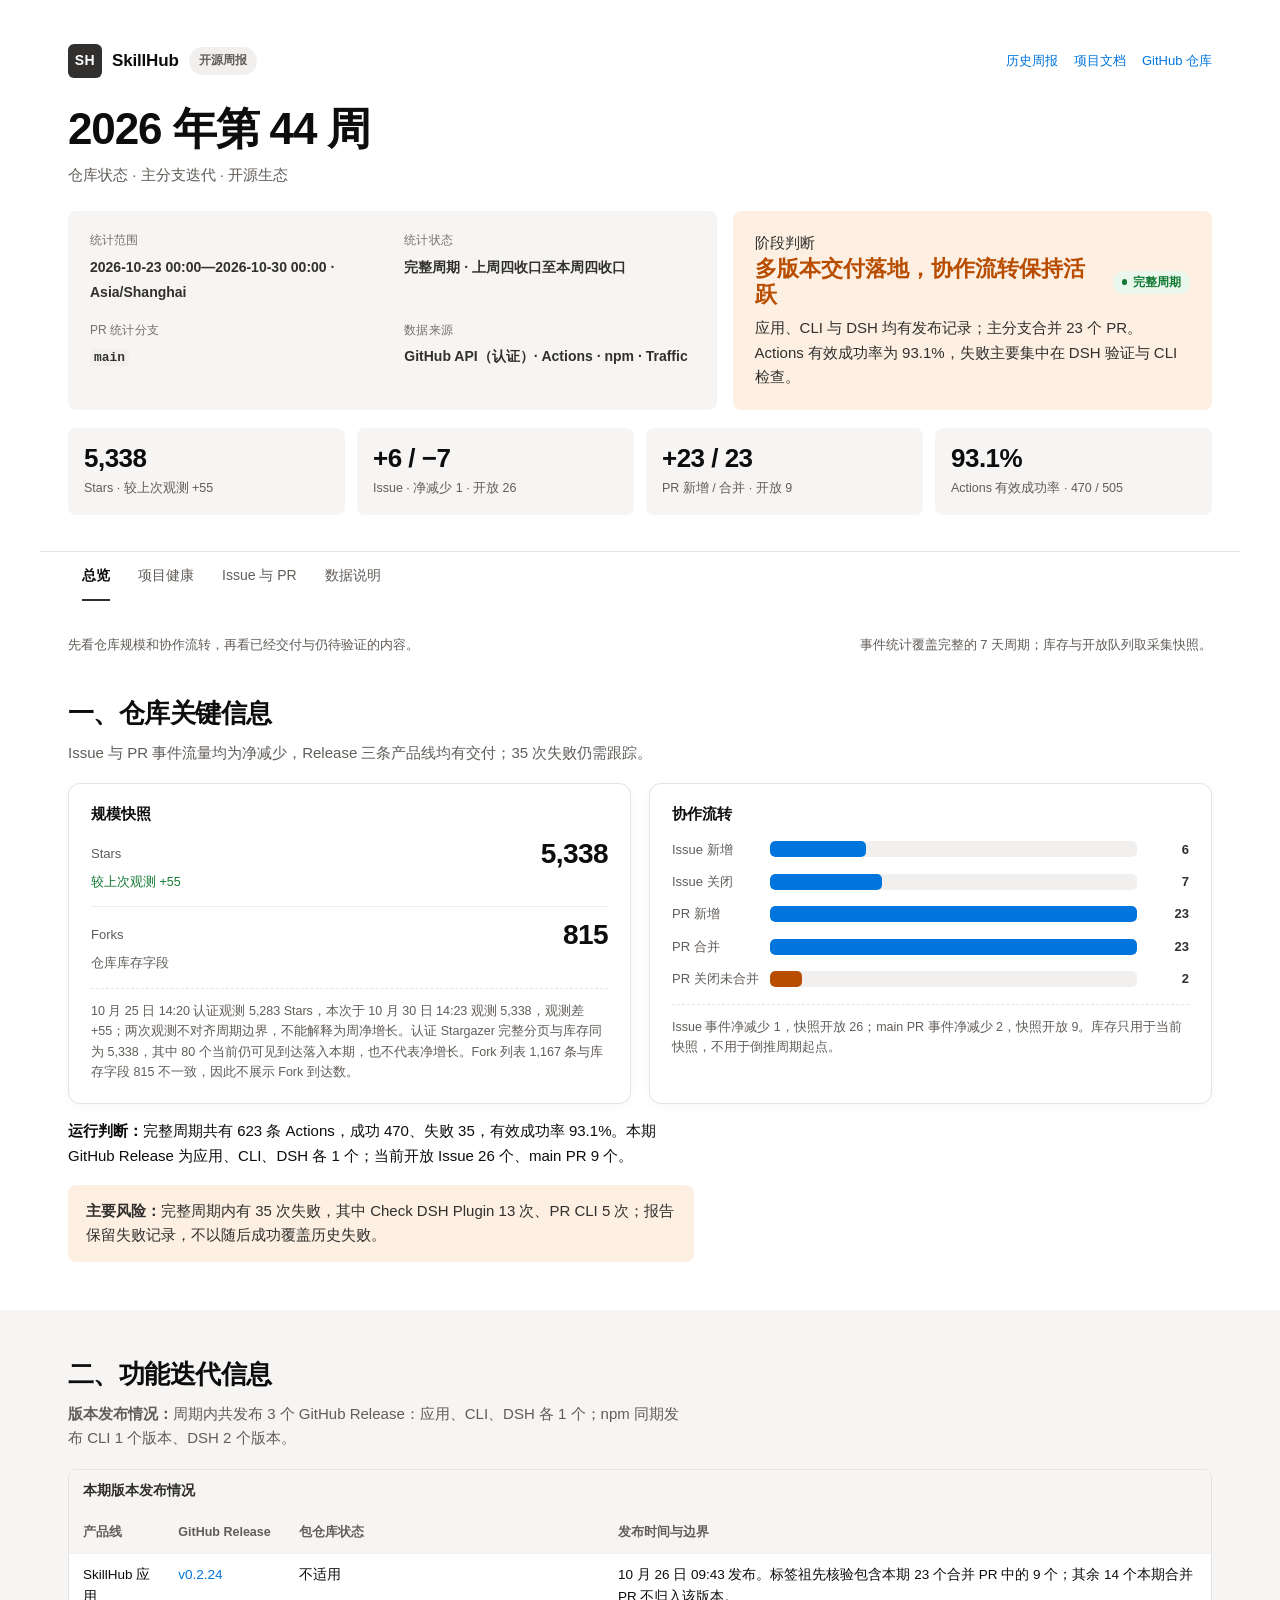
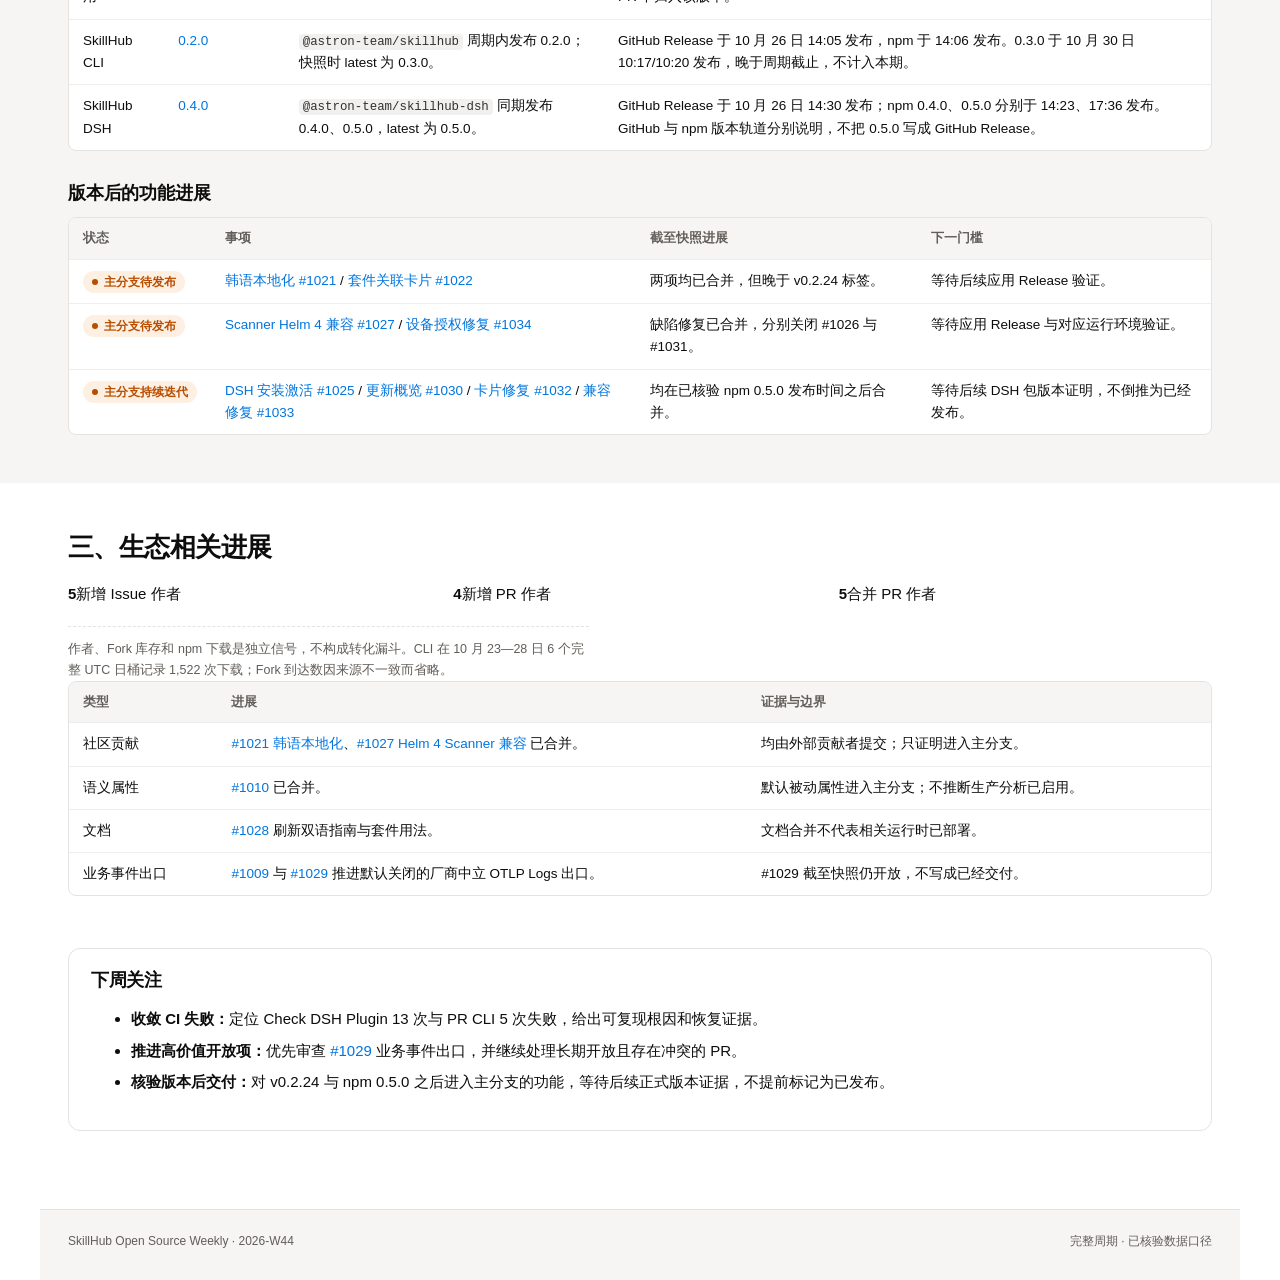
<file: site/reports/2026-W44/index.html>
<!doctype html>
<html lang="zh-CN">
<head>
  <meta charset="utf-8">
  <meta name="viewport" content="width=device-width,initial-scale=1">
  <meta name="description" content="SkillHub 2026 年第 44 周：仓库状态、主分支迭代与生态进展。">
  <title>SkillHub 开源周报｜2026 年第 44 周</title>
  <script>document.documentElement.classList.add('js')</script>
<style data-report-theme="notion-light">
:root {
  color-scheme: light;
  --page: #ffffff;
  --paper: #ffffff;
  --warm: #f6f5f4;
  --ink: #0d0d0d;
  --ink-soft: #31302e;
  --muted: #615d59;
  --faint: #76716c;
  --line: #e5e3e1;
  --line-soft: #efeeec;
  --blue: #0075de;
  --blue-active: #005bab;
  --blue-soft: #f2f9ff;
  --green: #147a33;
  --green-soft: #e9f7ec;
  --orange: #b84d00;
  --orange-soft: #fdf0e3;
  --red: #b52d25;
  --red-soft: #fdecea;
  --neutral-soft: #f1f0ef;
  --focus: #097fe8;
  --radius-sm: 8px;
  --radius: 12px;
  --shadow: 0 2px 8px rgb(0 0 0 / 4%);
}

* {
  box-sizing: border-box;
}

html {
  scroll-behavior: smooth;
}

body {
  margin: 0;
  background: var(--page);
  color: var(--ink);
  font: 15px/1.65 Inter, -apple-system, BlinkMacSystemFont, "Segoe UI",
    "PingFang SC", "Hiragino Sans GB", "Microsoft YaHei", sans-serif;
  text-rendering: optimizeLegibility;
  -webkit-font-smoothing: antialiased;
}

a {
  color: var(--blue);
  text-decoration: none;
  text-underline-offset: 3px;
}

a:hover {
  color: var(--blue-active);
  text-decoration: underline;
}

button,
a {
  -webkit-tap-highlight-color: transparent;
}

:focus-visible {
  outline: 2px solid var(--focus);
  outline-offset: 3px;
}

code {
  padding: 1px 4px;
  border-radius: 4px;
  background: var(--neutral-soft);
  color: var(--ink-soft);
  font-size: .92em;
}

.skip-link {
  position: fixed;
  z-index: 30;
  top: 8px;
  left: -999px;
  padding: 8px 12px;
  border-radius: 4px;
  background: var(--ink-soft);
  color: #fff;
}

.skip-link:focus {
  left: 8px;
}

.report {
  width: min(1200px, 100%);
  min-height: 100vh;
  margin: 0 auto;
  background: var(--paper);
}

.masthead {
  padding: 44px 28px 36px;
  border-bottom: 1px solid var(--line);
}

.topline {
  display: flex;
  align-items: center;
  justify-content: space-between;
  gap: 18px;
  margin-bottom: 26px;
}

.brand {
  display: flex;
  align-items: center;
  gap: 10px;
  color: var(--ink);
}

.brand-mark {
  display: inline-flex;
  width: 34px;
  height: 34px;
  align-items: center;
  justify-content: center;
  border-radius: 6px;
  background: var(--ink-soft);
  color: #fff;
  font-size: 14px;
  font-weight: 700;
  letter-spacing: .04em;
}

.brand-name {
  font-size: 17px;
  font-weight: 700;
  letter-spacing: -.01em;
}

.brand-tag {
  padding: 4px 10px;
  border-radius: 9999px;
  background: var(--neutral-soft);
  color: var(--muted);
  font-size: 12px;
  font-weight: 600;
}

.utility-links {
  display: flex;
  flex-wrap: wrap;
  gap: 16px;
  font-size: 13px;
}

h1,
h2,
h3 {
  text-wrap: balance;
}

h1 {
  max-width: 820px;
  margin: 0;
  color: var(--ink);
  font-size: clamp(32px, 4vw, 44px);
  line-height: 1.15;
  letter-spacing: -.025em;
}

.report-sub {
  margin: 8px 0 24px;
  color: var(--muted);
  font-size: 15px;
}

.header-grid {
  display: grid;
  grid-template-columns: 1.15fr .85fr;
  gap: 16px;
}

.meta-card,
.headline {
  border-radius: var(--radius-sm);
  padding: 20px 22px;
}

.meta-card {
  background: var(--warm);
}

.meta-grid {
  display: grid;
  grid-template-columns: 1fr 1fr;
  gap: 16px 24px;
}

.meta-item .key,
.headline-label {
  display: block;
  margin-bottom: 4px;
  color: var(--faint);
  font-size: 12px;
  font-weight: 500;
  letter-spacing: .01em;
}

.meta-item .value {
  color: var(--ink-soft);
  font-size: 14px;
  font-weight: 600;
}

.period {
  margin: 0;
}

.headline {
  display: flex;
  flex-direction: column;
  justify-content: center;
  margin: 0;
  border: 0;
  background: var(--orange-soft);
  color: var(--ink-soft);
}

.headline-status {
  display: flex;
  align-items: center;
  gap: 10px;
  margin-bottom: 7px;
}

.headline-status strong {
  color: var(--orange);
  font-size: 22px;
  line-height: 1.2;
}

.headline p {
  margin: 0;
  max-width: 60ch;
}

.metrics {
  display: grid;
  grid-template-columns: repeat(4, 1fr);
  gap: 12px;
  margin-top: 18px;
  border: 0;
}

.metric {
  min-width: 0;
  padding: 16px;
  border: 0;
  border-radius: var(--radius-sm);
  background: var(--warm);
}

.metric strong {
  display: block;
  color: var(--ink);
  font-size: 26px;
  line-height: 1.15;
  letter-spacing: -.02em;
  font-variant-numeric: tabular-nums;
}

.metric span {
  display: block;
  margin-top: 4px;
  color: var(--muted);
  font-size: 12.5px;
}

.tabs-wrap {
  position: sticky;
  z-index: 20;
  top: 0;
  overflow-x: auto;
  border-bottom: 1px solid var(--line);
  background: rgb(255 255 255 / 97%);
  backdrop-filter: saturate(1.1) blur(5px);
}

.tabs {
  display: flex;
  min-width: max-content;
  padding: 0 28px;
}

.tab {
  position: relative;
  min-height: 48px;
  padding: 0 14px;
  border: 0;
  background: transparent;
  color: var(--muted);
  cursor: pointer;
  font: inherit;
  font-size: 14px;
  font-weight: 500;
}

.tab::after {
  position: absolute;
  right: 14px;
  bottom: -1px;
  left: 14px;
  height: 2px;
  background: transparent;
  content: "";
}

.tab:hover,
.tab[aria-selected="true"] {
  color: var(--ink);
}

.tab[aria-selected="true"] {
  font-weight: 600;
}

.tab[aria-selected="true"]::after {
  background: var(--ink-soft);
}

main {
  padding: 0 28px 48px;
}

.tab-panel {
  padding-top: 4px;
}

.js .tab-panel[hidden] {
  display: none;
}

.panel-intro {
  display: flex;
  justify-content: space-between;
  gap: 24px;
  margin: 30px 0 0;
  color: var(--muted);
  font-size: 13px;
}

.panel-intro p {
  margin: 0;
}

section.report-section {
  margin: 0;
  padding: 48px 0;
  border: 0;
}

.tab-panel > section.report-section:nth-of-type(even) {
  background: var(--warm);
  box-shadow: 0 0 0 100vmax var(--warm);
  clip-path: inset(0 -100vmax);
}

section.report-section:first-of-type {
  padding-top: 42px;
}

h2 {
  margin: 0 0 18px;
  color: var(--ink);
  font-size: 26px;
  line-height: 1.25;
  letter-spacing: -.02em;
}

h3 {
  margin: 30px 0 12px;
  color: var(--ink);
  font-size: 18px;
  line-height: 1.35;
  letter-spacing: -.01em;
}

p {
  max-width: 75ch;
  text-wrap: pretty;
}

.section-lead {
  margin: -7px 0 18px;
  color: var(--muted);
}

.table-wrap {
  overflow-x: auto;
  border: 1px solid var(--line);
  border-radius: var(--radius-sm);
  background: var(--paper);
}

table {
  width: 100%;
  min-width: 680px;
  border-collapse: collapse;
  font-size: 13.5px;
}

caption {
  padding: 10px 14px;
  background: var(--warm);
  color: var(--ink-soft);
  font-weight: 600;
  text-align: left;
}

th,
td {
  padding: 10px 14px;
  border-bottom: 1px solid var(--line-soft);
  vertical-align: top;
  text-align: left;
}

th {
  background: var(--warm);
  color: var(--muted);
  font-size: 12.5px;
  font-weight: 600;
  white-space: nowrap;
}

tbody tr:last-child td {
  border-bottom: 0;
}

tbody tr:hover {
  background: #faf9f8;
}

.number {
  text-align: right;
  white-space: nowrap;
  font-variant-numeric: tabular-nums;
}

.status,
.value-level {
  display: inline-flex;
  align-items: center;
  gap: 6px;
  min-width: 25px;
  padding: 4px 9px;
  border: 0;
  border-radius: 9999px;
  font-size: 12px;
  font-weight: 600;
  line-height: 1.2;
  white-space: nowrap;
}

.status::before {
  width: 6px;
  height: 6px;
  border-radius: 50%;
  background: currentColor;
  content: "";
}

.status.ok {
  background: var(--green-soft);
  color: var(--green);
}

.status.warn {
  background: var(--orange-soft);
  color: var(--orange);
}

.status.risk {
  background: var(--red-soft);
  color: var(--red);
}

.value-a {
  background: var(--red-soft);
  color: var(--red);
}

.value-b {
  background: var(--orange-soft);
  color: var(--orange);
}

.value-c {
  background: var(--blue-soft);
  color: var(--blue-active);
}

.value-d {
  background: var(--neutral-soft);
  color: var(--muted);
}

.risk-note {
  margin: 16px 0 0;
  padding: 14px 18px;
  border: 0;
  border-radius: var(--radius-sm);
  background: var(--orange-soft);
  color: var(--ink-soft);
}

.repo-visuals {
  display: grid;
  grid-template-columns: minmax(280px, .85fr) minmax(0, 1.15fr);
  gap: 18px;
}

.snapshot-list {
  display: grid;
  gap: 0;
}

.snapshot-row {
  display: grid;
  grid-template-columns: minmax(90px, 1fr) auto;
  gap: 4px 16px;
  align-items: center;
  padding: 13px 0;
  border-bottom: 1px solid var(--line-soft);
}

.snapshot-row:first-child {
  padding-top: 0;
}

.snapshot-row:last-child {
  padding-bottom: 0;
  border-bottom: 0;
}

.snapshot-row .snapshot-label {
  color: var(--muted);
  font-size: 13px;
}

.snapshot-row strong {
  color: var(--ink);
  font-size: 28px;
  line-height: 1.05;
  letter-spacing: -.02em;
  font-variant-numeric: tabular-nums;
}

.snapshot-row .snapshot-change {
  grid-column: 1 / -1;
  color: var(--muted);
  font-size: 12.5px;
}

.snapshot-row .snapshot-change.positive {
  color: var(--green);
}

.snapshot-row .snapshot-change.missing {
  color: var(--orange);
}

.chart-note {
  margin: 14px 0 0;
  padding-top: 12px;
  border-top: 1px dashed var(--line);
  color: var(--muted);
  font-size: 12.5px;
}

.ecosystem-signals {
  display: grid;
  grid-template-columns: repeat(3, minmax(0, 1fr));
  gap: 12px;
  margin-bottom: 20px;
}

.ecosystem-signal {
  padding: 16px 18px;
  border-radius: var(--radius-sm);
  background: var(--paper);
  box-shadow: inset 0 0 0 1px var(--line);
}

.ecosystem-signal strong {
  display: block;
  color: var(--ink);
  font-size: 24px;
  line-height: 1.15;
  letter-spacing: -.02em;
  font-variant-numeric: tabular-nums;
}

.ecosystem-signal span {
  display: block;
  margin-top: 5px;
  color: var(--muted);
  font-size: 12.5px;
}

.ecosystem-signal-note {
  grid-column: 1 / -1;
  margin: -3px 0 0;
  color: var(--faint);
  font-size: 12px;
}

.ecosystem-list,
.method-list {
  margin: 0;
  padding: 0;
  border-top: 1px solid var(--line);
  list-style: none;
}

.ecosystem-list li,
.method-list li {
  display: grid;
  grid-template-columns: 150px 1fr;
  gap: 20px;
  padding: 13px 0;
  border-bottom: 1px solid var(--line);
}

.method-list li {
  grid-template-columns: 180px 1fr;
}

.ecosystem-list strong,
.method-list strong {
  color: var(--ink);
}

.next-actions {
  margin: 4px 0 30px;
  padding: 20px 22px;
  border: 1px solid var(--line);
  border-radius: var(--radius);
  background: var(--paper);
}

.next-actions h2 {
  margin-bottom: 8px;
  font-size: 18px;
}

.next-actions ol {
  margin: 0;
  padding-left: 22px;
}

.next-actions li {
  margin: 7px 0;
}

.health-cards {
  display: grid;
  grid-template-columns: repeat(auto-fit, minmax(280px, 1fr));
  gap: 16px;
}

.health-card,
.chart-box,
.health-note {
  border: 1px solid var(--line);
  border-radius: var(--radius);
  background: var(--paper);
  box-shadow: var(--shadow);
}

.health-card {
  display: flex;
  flex-direction: column;
  gap: 9px;
  padding: 20px 22px;
}

.health-card .top {
  display: flex;
  align-items: center;
  justify-content: space-between;
  gap: 10px;
}

.health-card .name {
  color: var(--ink);
  font-size: 15px;
  font-weight: 700;
}

.health-card .health-metric {
  color: var(--ink);
  font-size: 27px;
  font-weight: 700;
  line-height: 1.1;
  letter-spacing: -.02em;
  font-variant-numeric: tabular-nums;
}

.health-card .health-metric small {
  color: var(--muted);
  font-size: 13px;
  font-weight: 500;
  letter-spacing: 0;
}

.health-card p {
  margin: 0;
  color: var(--ink-soft);
  font-size: 13.5px;
}

.health-card .detail {
  padding-top: 9px;
  border-top: 1px dashed var(--line);
  color: var(--muted);
  font-size: 12.5px;
}

.segbar {
  display: flex;
  height: 24px;
  overflow: hidden;
  margin: 15px 0 10px;
  border-radius: 6px;
  background: var(--neutral-soft);
}

.segbar > span {
  min-width: 2px;
  height: 100%;
}

.seg-success {
  background: #1aae39;
}

.seg-failure {
  background: #e16259;
}

.seg-auth {
  background: #e8a94b;
}

.seg-skipped {
  background: #d6d2cd;
}

.seg-cancelled {
  background: #8e8984;
}

.chart-legend {
  display: flex;
  flex-wrap: wrap;
  gap: 8px 20px;
  color: var(--muted);
  font-size: 13px;
}

.chart-legend span {
  display: inline-flex;
  align-items: center;
  gap: 7px;
}

.chart-legend i {
  width: 10px;
  height: 10px;
  border-radius: 3px;
}

.chart-legend b {
  color: var(--ink-soft);
  font-variant-numeric: tabular-nums;
}

.chart-grid {
  display: grid;
  grid-template-columns: repeat(2, minmax(0, 1fr));
  gap: 18px;
}

.chart-box {
  padding: 20px 22px;
}

.chart-box h3 {
  margin: 0 0 14px;
  font-size: 15px;
}

.bars {
  display: grid;
  gap: 11px;
}

.bar-row {
  display: grid;
  grid-template-columns: 88px 1fr 42px;
  gap: 10px;
  align-items: center;
  font-size: 13px;
}

.repo-visuals .bar-row {
  grid-template-columns: 112px 1fr 36px;
}

.bar-label {
  color: var(--muted);
  white-space: nowrap;
}

.bar-track {
  height: 16px;
  overflow: hidden;
  border-radius: 5px;
  background: var(--neutral-soft);
}

.bar-fill {
  display: block;
  height: 100%;
  min-width: 2px;
  border-radius: 5px;
  background: var(--blue);
}

.bar-fill.hot {
  background: var(--orange);
}

.bar-value {
  color: var(--ink-soft);
  font-weight: 700;
  text-align: right;
  font-variant-numeric: tabular-nums;
}

.donut-layout {
  display: grid;
  grid-template-columns: 150px 1fr;
  gap: 22px;
  align-items: center;
}

.donut {
  position: relative;
  width: 142px;
  height: 142px;
  border-radius: 50%;
  background: conic-gradient(var(--orange) 0 var(--value), #d6d2cd var(--value) 100%);
}

.donut::after {
  position: absolute;
  inset: 24px;
  border-radius: 50%;
  background: var(--paper);
  content: "";
}

.donut-center {
  position: absolute;
  z-index: 1;
  inset: 0;
  display: flex;
  flex-direction: column;
  align-items: center;
  justify-content: center;
}

.donut-center strong {
  color: var(--ink);
  font-size: 26px;
  line-height: 1.1;
}

.donut-center span {
  color: var(--muted);
  font-size: 12px;
}

.donut-copy p {
  margin: 0 0 9px;
  color: var(--ink-soft);
  font-size: 13.5px;
}

.donut-copy p:last-child {
  margin-bottom: 0;
}

.health-grid {
  display: grid;
  grid-template-columns: repeat(2, minmax(0, 1fr));
  gap: 18px;
  margin-top: 18px;
}

.chart-box + .table-wrap {
  margin-top: 18px;
}

.health-note {
  padding: 18px;
}

.health-note h3 {
  margin: 0 0 7px;
  font-size: 15px;
}

.health-note p {
  margin: 0;
  color: var(--ink-soft);
}

.flow-summary {
  display: grid;
  grid-template-columns: repeat(2, minmax(0, 1fr));
  gap: 12px;
  margin: 18px 0 24px;
}

.flow-item {
  padding: 16px 18px;
  border-radius: var(--radius-sm);
  background: var(--warm);
}

.flow-item strong {
  display: block;
  color: var(--ink);
  font-size: 20px;
  font-variant-numeric: tabular-nums;
}

.flow-item span {
  color: var(--muted);
  font-size: 12.5px;
}

details {
  margin-top: 16px;
  border: 1px solid var(--line);
  border-radius: var(--radius);
  background: var(--paper);
}

summary {
  padding: 14px 18px;
  color: var(--ink-soft);
  cursor: pointer;
  font-weight: 700;
}

.details-body {
  padding: 0 18px 16px;
}

footer {
  display: flex;
  justify-content: space-between;
  gap: 24px;
  padding: 22px 28px 28px;
  border-top: 1px solid var(--line);
  background: var(--warm);
  color: var(--muted);
  font-size: 12px;
}

.sr-only {
  position: absolute;
  width: 1px;
  height: 1px;
  padding: 0;
  margin: -1px;
  overflow: hidden;
  clip: rect(0, 0, 0, 0);
  white-space: nowrap;
  border: 0;
}

@media (max-width: 760px) {
  .masthead,
  main,
  footer {
    padding-right: 18px;
    padding-left: 18px;
  }

  .topline,
  footer,
  .panel-intro {
    align-items: flex-start;
    flex-direction: column;
    gap: 8px;
  }

  .header-grid,
  .meta-grid,
  .repo-visuals,
  .chart-grid,
  .health-grid,
  .flow-summary {
    grid-template-columns: 1fr;
  }

  .header-grid > *,
  .meta-item {
    min-width: 0;
  }

  .meta-item .value {
    overflow-wrap: anywhere;
  }

  .metrics {
    grid-template-columns: repeat(2, 1fr);
  }

  .tabs {
    padding: 0 6px;
  }

  section.report-section {
    padding: 38px 0;
  }

  .ecosystem-list li,
  .method-list li {
    grid-template-columns: 1fr;
    gap: 3px;
  }

  .ecosystem-signals {
    grid-template-columns: 1fr;
  }

  .ecosystem-signal-note {
    grid-column: auto;
  }

  .donut-layout {
    grid-template-columns: 1fr;
    justify-items: center;
  }

  .donut-copy {
    text-align: center;
  }
}

@media (max-width: 430px) {
  h1 {
    font-size: 30px;
    overflow-wrap: anywhere;
  }

  .bar-row {
    grid-template-columns: 76px 1fr 32px;
    gap: 7px;
  }

  .repo-visuals .bar-row {
    grid-template-columns: 98px 1fr 28px;
  }
}

@media (prefers-reduced-motion: reduce) {
  html {
    scroll-behavior: auto;
  }
}

@media print {
  @page {
    size: A4;
    margin: 13mm;
  }

  body {
    background: #fff;
    font-size: 10px;
  }

  .report {
    width: 100%;
  }

  .masthead,
  main,
  footer {
    padding-right: 0;
    padding-left: 0;
  }

  .tabs-wrap,
  .skip-link,
  .utility-links {
    display: none !important;
  }

  .tab-panel[hidden] {
    display: block !important;
  }

  .tab-panel {
    break-before: page;
  }

  .tab-panel:first-child {
    break-before: auto;
  }

  .tab-panel > section.report-section:nth-of-type(even) {
    background: #fff;
    box-shadow: none;
    clip-path: none;
  }

  section.report-section {
    padding: 16px 0;
  }

  h1 {
    font-size: 27px;
  }

  h2,
  h3,
  tr,
  .health-card,
  .health-note,
  .chart-box,
  .next-actions {
    break-inside: avoid;
  }

  table {
    min-width: 0;
    font-size: 8px;
  }

  th,
  td {
    padding: 5px 6px;
  }

  .health-card,
  .health-note,
  .chart-box {
    box-shadow: none;
  }

  .segbar,
  .bar-fill,
  .donut,
  .status,
  .value-level,
  .metric,
  .headline {
    print-color-adjust: exact;
    -webkit-print-color-adjust: exact;
  }
}
  </style>  <noscript>
    <style>
      .tabs-wrap { display: none !important; }
      .tab-panel[hidden] { display: block !important; }
    </style>
  </noscript>
</head>
<body>
  <a class="skip-link" href="#report-content">跳到报告正文</a>
  <article class="report"
    data-period-start="2026-10-23T00:00:00+08:00"
    data-period-end="2026-10-30T00:00:00+08:00"
    data-period-boundary="[)"
    data-period-status="complete"
    data-snapshot-at="2026-10-30T14:23:59+08:00"
    data-pr-target-branch="main"
    data-star-evidence="current-visible-arrivals"
    data-star-api-status="success"
    data-star-arrivals="80"
    data-star-observed-total="5338"
    data-star-observed-at="2026-10-30T14:23:59+08:00"
    data-star-previous-observed-total="5283"
    data-star-previous-observed-at="2026-10-25T14:20:03+08:00"
    data-star-observation-delta="55"
    data-star-start-at=""
    data-star-end-at="">
    <header class="masthead">
      <div class="topline">
        <div class="brand"><span class="brand-mark" aria-hidden="true">SH</span><span class="brand-name">SkillHub</span><span class="brand-tag">开源周报</span></div>
        <nav class="utility-links" aria-label="报告链接"><a href="../../archive.html">历史周报</a><a href="https://iflytek.github.io/skillhub/">项目文档</a><a href="https://github.com/iflytek/skillhub">GitHub 仓库</a></nav>
      </div>
      <h1>2026 年第 44 周</h1>
      <p class="report-sub">仓库状态 · 主分支迭代 · 开源生态</p>
      <div class="header-grid">
        <div class="meta-card"><div class="meta-grid">
          <div class="meta-item"><span class="key">统计范围</span><span class="value">2026-10-23 00:00—2026-10-30 00:00 · Asia/Shanghai</span></div>
          <div class="meta-item"><span class="key">统计状态</span><span class="value">完整周期 · 上周四收口至本周四收口</span></div>
          <div class="meta-item"><span class="key">PR 统计分支</span><span class="value"><code>main</code></span></div>
          <div class="meta-item"><span class="key">数据来源</span><span class="value">GitHub API（认证）· Actions · npm · Traffic</span></div>
        </div></div>
        <div class="headline">
          <span class="headline-kicker">阶段判断</span>
          <div class="headline-status"><strong>多版本交付落地，协作流转保持活跃</strong><span class="status ok">完整周期</span></div>
          <p>应用、CLI 与 DSH 均有发布记录；主分支合并 23 个 PR。Actions 有效成功率为 93.1%，失败主要集中在 DSH 验证与 CLI 检查。</p>
        </div>
      </div>
      <div class="metrics" aria-label="关键指标">
        <div class="metric"><strong>5,338</strong><span>Stars · 较上次观测 +55</span></div>
        <div class="metric"><strong>+6 / −7</strong><span>Issue · 净减少 1 · 开放 26</span></div>
        <div class="metric"><strong>+23 / 23</strong><span>PR 新增 / 合并 · 开放 9</span></div>
        <div class="metric"><strong>93.1%</strong><span>Actions 有效成功率 · 470 / 505</span></div>
      </div>
    </header>

    <div class="tabs-shell">
      <div class="tabs" role="tablist" aria-label="周报内容">
        <button class="tab active" id="tab-overview" role="tab" aria-selected="true" aria-controls="panel-overview" tabindex="0" data-tab="overview">总览</button>
        <button class="tab" id="tab-health" role="tab" aria-selected="false" aria-controls="panel-health" tabindex="-1" data-tab="health">项目健康</button>
        <button class="tab" id="tab-flow" role="tab" aria-selected="false" aria-controls="panel-flow" tabindex="-1" data-tab="flow">Issue 与 PR</button>
        <button class="tab" id="tab-method" role="tab" aria-selected="false" aria-controls="panel-method" tabindex="-1" data-tab="method">数据说明</button>
      </div>
    </div>

    <main id="report-content" tabindex="-1">
      <div class="tab-panel active" id="panel-overview" role="tabpanel" tabindex="0" aria-labelledby="tab-overview" data-panel="overview">
        <div class="panel-intro"><p>先看仓库规模和协作流转，再看已经交付与仍待验证的内容。</p><p>事件统计覆盖完整的 7 天周期；库存与开放队列取采集快照。</p></div>
        <section class="report-section" data-module="repository-summary" aria-labelledby="repo-title"><h2 id="repo-title">一、仓库关键信息</h2>
          <p class="section-lead">Issue 与 PR 事件流量均为净减少，Release 三条产品线均有交付；35 次失败仍需跟踪。</p>
          <div class="chart-grid">
            <div class="chart-box" data-module="repository-scale"><h3>规模快照</h3><div class="snapshot-list">
              <div class="snapshot-row"><span class="snapshot-label">Stars</span><strong>5,338</strong><span class="snapshot-change positive">较上次观测 +55</span></div>
              <div class="snapshot-row"><span class="snapshot-label">Forks</span><strong>815</strong><span class="snapshot-change">仓库库存字段</span></div>
            </div><p class="chart-note">10 月 25 日 14:20 认证观测 5,283 Stars，本次于 10 月 30 日 14:23 观测 5,338，观测差 +55；两次观测不对齐周期边界，不能解释为周净增长。认证 Stargazer 完整分页与库存同为 5,338，其中 80 个当前仍可见到达落入本期，也不代表净增长。Fork 列表 1,167 条与库存字段 815 不一致，因此不展示 Fork 到达数。</p></div>
            <div class="chart-box" data-module="weekly-collaboration-chart"><h3>协作流转</h3><div class="bars" role="img" aria-label="完整周期 Issue 新增 6，关闭 7；PR 新增 23，合并 23，关闭未合并 2">
              <div class="bar-row"><span class="bar-label">Issue 新增</span><span class="bar-track"><span class="bar-fill" style="width:26.09%"></span></span><span class="bar-value">6</span></div>
              <div class="bar-row"><span class="bar-label">Issue 关闭</span><span class="bar-track"><span class="bar-fill alt" style="width:30.43%"></span></span><span class="bar-value">7</span></div>
              <div class="bar-row"><span class="bar-label">PR 新增</span><span class="bar-track"><span class="bar-fill" style="width:100%"></span></span><span class="bar-value">23</span></div>
              <div class="bar-row"><span class="bar-label">PR 合并</span><span class="bar-track"><span class="bar-fill alt" style="width:100%"></span></span><span class="bar-value">23</span></div>
              <div class="bar-row"><span class="bar-label">PR 关闭未合并</span><span class="bar-track"><span class="bar-fill hot" style="width:8.70%"></span></span><span class="bar-value">2</span></div>
            </div><p class="chart-note">Issue 事件净减少 1，快照开放 26；main PR 事件净减少 2，快照开放 9。库存只用于当前快照，不用于倒推周期起点。</p></div>
          </div>
          <p class="callout"><strong>运行判断：</strong>完整周期共有 623 条 Actions，成功 470、失败 35，有效成功率 93.1%。本期 GitHub Release 为应用、CLI、DSH 各 1 个；当前开放 Issue 26 个、main PR 9 个。</p>
          <p class="risk-note"><strong>主要风险：</strong>完整周期内有 35 次失败，其中 Check DSH Plugin 13 次、PR CLI 5 次；报告保留失败记录，不以随后成功覆盖历史失败。</p>
        </section>

        <section class="report-section" data-module="feature-iterations" aria-labelledby="feature-title"><h2 id="feature-title">二、功能迭代信息</h2>
          <p class="section-lead"><strong>版本发布情况：</strong>周期内共发布 3 个 GitHub Release：应用、CLI、DSH 各 1 个；npm 同期发布 CLI 1 个版本、DSH 2 个版本。</p>
          <div class="table-wrap"><table><caption>本期版本发布情况</caption><thead><tr><th>产品线</th><th>GitHub Release</th><th>包仓库状态</th><th>发布时间与边界</th></tr></thead><tbody>
            <tr><td>SkillHub 应用</td><td><a href="https://github.com/iflytek/skillhub/releases/tag/v0.2.24">v0.2.24</a></td><td>不适用</td><td>10 月 26 日 09:43 发布。标签祖先核验包含本期 23 个合并 PR 中的 9 个；其余 14 个本期合并 PR 不归入该版本。</td></tr>
            <tr><td>SkillHub CLI</td><td><a href="https://github.com/iflytek/skillhub/releases/tag/cli-v0.2.0">0.2.0</a></td><td><code>@astron-team/skillhub</code> 周期内发布 0.2.0；快照时 latest 为 0.3.0。</td><td>GitHub Release 于 10 月 26 日 14:05 发布，npm 于 14:06 发布。0.3.0 于 10 月 30 日 10:17/10:20 发布，晚于周期截止，不计入本期。</td></tr>
            <tr><td>SkillHub DSH</td><td><a href="https://github.com/iflytek/skillhub/releases/tag/dsh-v0.4.0">0.4.0</a></td><td><code>@astron-team/skillhub-dsh</code> 同期发布 0.4.0、0.5.0，latest 为 0.5.0。</td><td>GitHub Release 于 10 月 26 日 14:30 发布；npm 0.4.0、0.5.0 分别于 14:23、17:36 发布。GitHub 与 npm 版本轨道分别说明，不把 0.5.0 写成 GitHub Release。</td></tr>
          </tbody></table></div>
          <h3>版本后的功能进展</h3>
          <div class="table-wrap"><table><caption class="sr-only">本期版本后的重点迭代</caption><thead><tr><th>状态</th><th>事项</th><th>截至快照进展</th><th>下一门槛</th></tr></thead><tbody>
            <tr><td><span class="status warn">主分支待发布</span></td><td><a href="https://github.com/iflytek/skillhub/pull/1021">韩语本地化 #1021</a> / <a href="https://github.com/iflytek/skillhub/pull/1022">套件关联卡片 #1022</a></td><td>两项均已合并，但晚于 v0.2.24 标签。</td><td>等待后续应用 Release 验证。</td></tr>
            <tr><td><span class="status warn">主分支待发布</span></td><td><a href="https://github.com/iflytek/skillhub/pull/1027">Scanner Helm 4 兼容 #1027</a> / <a href="https://github.com/iflytek/skillhub/pull/1034">设备授权修复 #1034</a></td><td>缺陷修复已合并，分别关闭 #1026 与 #1031。</td><td>等待应用 Release 与对应运行环境验证。</td></tr>
            <tr><td><span class="status warn">主分支持续迭代</span></td><td><a href="https://github.com/iflytek/skillhub/pull/1025">DSH 安装激活 #1025</a> / <a href="https://github.com/iflytek/skillhub/pull/1030">更新概览 #1030</a> / <a href="https://github.com/iflytek/skillhub/pull/1032">卡片修复 #1032</a> / <a href="https://github.com/iflytek/skillhub/pull/1033">兼容修复 #1033</a></td><td>均在已核验 npm 0.5.0 发布时间之后合并。</td><td>等待后续 DSH 包版本证明，不倒推为已经发布。</td></tr>
          </tbody></table></div>
        </section>

        <section class="report-section" data-module="ecosystem-progress" aria-labelledby="ecosystem-title"><h2 id="ecosystem-title">三、生态相关进展</h2>
          <div class="ecosystem-signals" data-module="ecosystem-signals" role="img" aria-label="完整周期新增 Issue 作者 5 人，新增 main PR 作者 4 人，合并 PR 作者 5 人，CLI 六个完整 UTC 日下载 1522 次">
            <div><strong>5</strong><span>新增 Issue 作者</span></div><div><strong>4</strong><span>新增 PR 作者</span></div><div><strong>5</strong><span>合并 PR 作者</span></div>
          </div>
          <p class="chart-note">作者、Fork 库存和 npm 下载是独立信号，不构成转化漏斗。CLI 在 10 月 23—28 日 6 个完整 UTC 日桶记录 1,522 次下载；Fork 到达数因来源不一致而省略。</p>
          <div class="table-wrap"><table><caption class="sr-only">生态交付</caption><thead><tr><th>类型</th><th>进展</th><th>证据与边界</th></tr></thead><tbody>
            <tr><td>社区贡献</td><td><a href="https://github.com/iflytek/skillhub/pull/1021">#1021 韩语本地化</a>、<a href="https://github.com/iflytek/skillhub/pull/1027">#1027 Helm 4 Scanner 兼容</a> 已合并。</td><td>均由外部贡献者提交；只证明进入主分支。</td></tr>
            <tr><td>语义属性</td><td><a href="https://github.com/iflytek/skillhub/pull/1010">#1010</a> 已合并。</td><td>默认被动属性进入主分支；不推断生产分析已启用。</td></tr>
            <tr><td>文档</td><td><a href="https://github.com/iflytek/skillhub/pull/1028">#1028</a> 刷新双语指南与套件用法。</td><td>文档合并不代表相关运行时已部署。</td></tr>
            <tr><td>业务事件出口</td><td><a href="https://github.com/iflytek/skillhub/issues/1009">#1009</a> 与 <a href="https://github.com/iflytek/skillhub/pull/1029">#1029</a> 推进默认关闭的厂商中立 OTLP Logs 出口。</td><td>#1029 截至快照仍开放，不写成已经交付。</td></tr>
          </tbody></table></div>
        </section>

        <aside class="next-actions" data-module="next-actions" aria-labelledby="next-title"><h2 id="next-title">下周关注</h2><ul class="next-list">
          <li><strong>收敛 CI 失败：</strong>定位 Check DSH Plugin 13 次与 PR CLI 5 次失败，给出可复现根因和恢复证据。</li>
          <li><strong>推进高价值开放项：</strong>优先审查 <a href="https://github.com/iflytek/skillhub/pull/1029">#1029</a> 业务事件出口，并继续处理长期开放且存在冲突的 PR。</li>
          <li><strong>核验版本后交付：</strong>对 v0.2.24 与 npm 0.5.0 之后进入主分支的功能，等待后续正式版本证据，不提前标记为已发布。</li>
        </ul></aside>
      </div>

      <div class="tab-panel" id="panel-health" role="tabpanel" tabindex="-1" aria-labelledby="tab-health" data-panel="health" hidden>
        <div class="panel-intro"><p>健康判断只使用可观察执行与开放队列证据。</p><p>成功的安全工作流不等于漏洞为零。</p></div>
        <section class="report-section" data-module="health-summary" aria-labelledby="health-summary-title"><h2 id="health-summary-title">项目健康状态</h2><div class="health-cards">
          <article class="health-card"><div class="top"><span class="name">工程稳定性</span><span class="status warn">失败需收敛</span></div><div class="health-metric">93.1% <small>470/505</small></div><p>有效运行成功 470 次、失败 35 次。</p><div class="detail">共 623 条：另有跳过 91、取消 27；等待授权 0。</div></article>
          <article class="health-card"><div class="top"><span class="name">安全流水线</span><span class="status warn">存在失败</span></div><div class="health-metric">72 / 2 <small>成功 / 失败</small></div><p>Security 成功 72、失败 2。</p><div class="detail">另有跳过 22；执行结果不等同于漏洞数量为 0。</div></article>
          <article class="health-card"><div class="top"><span class="name">自动化运营</span><span class="status ok">核心任务运行</span></div><div class="health-metric">28 <small>Backlog Rescore 成功</small></div><p>Issue Triage 成功 13、失败 0。</p><div class="detail">Triage 另有跳过 26、取消 2；仅表示工作流执行结果。</div></article>
          <article class="health-card"><div class="top"><span class="name">Release 交付</span><span class="status ok">多轨发布</span></div><div class="health-metric">1 / 1 / 1 <small>应用 / CLI / DSH</small></div><p>应用 v0.2.24、CLI 0.2.0、DSH GitHub Release 0.4.0。</p><div class="detail">CLI 0.3.0 在周期截止后发布；不同发布轨道不混算。</div></article>
          <article class="health-card"><div class="top"><span class="name">Issue 治理</span><span class="status ok">事件净减少</span></div><div class="health-metric">−1 <small>周期事件净流量</small></div><p>新增 6、关闭 7；快照开放 26 个。</p><div class="detail">11 个带 <code>triage/needs-info</code>，占 42.3%；16 个已开放至少 30 天。</div></article>
          <article class="health-card"><div class="top"><span class="name">PR 治理</span><span class="status ok">事件净减少</span></div><div class="health-metric">−2 <small>周期事件净流量</small></div><p>main：新增 23、合并 23、关闭未合并 2。</p><div class="detail">快照开放 9 个，其中草稿 2 个、3 个已开放至少 30 天。</div></article>
        </div></section>

        <section class="report-section" data-module="workflow-execution" aria-labelledby="actions-title"><h2 id="actions-title">CI 与自动化执行</h2>
          <p class="section-lead">完整周期共 623 条 Actions：成功 470、失败 35、跳过 91、取消 27、等待授权 0。</p>
          <div class="chart-box" data-module="actions-outcome-chart"><h3>Actions 结果构成</h3><div class="segbar" role="img" aria-label="W44 完整周期 Actions 共 623 条记录：成功 470，失败 35，等待授权 0，条件跳过 91，取消 27"><span class="seg-success" style="width:75.44%"></span><span class="seg-failure" style="width:5.62%"></span><span class="seg-auth" style="width:0%"></span><span class="seg-skipped" style="width:14.61%"></span><span class="seg-cancelled" style="width:4.33%"></span></div><div class="chart-legend" aria-hidden="true"><span><i class="seg-success"></i>成功 <b>470</b></span><span><i class="seg-failure"></i>失败 <b>35</b></span><span><i class="seg-auth"></i>等待授权 <b>0</b></span><span><i class="seg-skipped"></i>跳过 <b>91</b></span><span><i class="seg-cancelled"></i>取消 <b>27</b></span></div><p class="chart-note">有效成功率 = 470 / (470 + 35) = 93.1%。失败分布：Check DSH Plugin 13、PR CLI 5、RISC-V Images 4、DeepWiki 3、PR Tests 3、PR E2E Tests 2、Security 2、backend-tests 2、Publish Images 1。</p></div>
          <div class="table-wrap"><table><caption>重点工作流执行结果</caption><thead><tr><th>工作流</th><th>成功 / 失败</th><th>其他结果与判断</th></tr></thead><tbody>
            <tr><td>Check DSH Plugin</td><td>13 / 13</td><td>取消 8；为最大失败来源。</td></tr>
            <tr><td>PR CLI</td><td>21 / 5</td><td>与 CLI 版本发布并行，失败记录不因发布成功而删除。</td></tr>
            <tr><td>PR Tests</td><td>40 / 3</td><td>跳过 22、取消 7。</td></tr>
            <tr><td>Security</td><td>72 / 2</td><td>跳过 22；不能据此推断私有告警为 0。</td></tr>
            <tr><td>backend-tests</td><td>59 / 2</td><td>本期无等待授权记录。</td></tr>
            <tr><td>RISC-V Images</td><td>23 / 4</td><td>本期无等待授权记录。</td></tr>
          </tbody></table></div>
        </section>

        <section class="report-section" data-module="backlog-health" aria-labelledby="backlog-title"><h2 id="backlog-title">开放队列健康</h2><p class="section-lead">以下为 10 月 30 日 14:23 后采集的认证 API 快照；队列可包含周期截止后的新状态。</p>
          <h3>Issue 健康</h3><div class="chart-grid"><div class="chart-box" data-module="issue-age-chart"><h3>开放 Issue 年龄结构</h3><div class="bars" role="img" aria-label="当前开放 Issue 26 个：不足 7 天 3 个，7 到 13 天 5 个，14 到 29 天 2 个，30 天以上 16 个"><div class="bar-row"><span class="bar-label">&lt; 7 天</span><span class="bar-track"><span class="bar-fill" style="width:18.75%"></span></span><span class="bar-value">3</span></div><div class="bar-row"><span class="bar-label">7—13 天</span><span class="bar-track"><span class="bar-fill" style="width:31.25%"></span></span><span class="bar-value">5</span></div><div class="bar-row"><span class="bar-label">14—29 天</span><span class="bar-track"><span class="bar-fill" style="width:12.50%"></span></span><span class="bar-value">2</span></div><div class="bar-row"><span class="bar-label">≥ 30 天</span><span class="bar-track"><span class="bar-fill hot" style="width:100%"></span></span><span class="bar-value">16</span></div></div></div><div class="chart-box" data-module="issue-needs-info-chart"><h3><code>triage/needs-info</code> 占比</h3><div class="donut-layout"><div class="donut" style="--value:42.3%" role="img" aria-label="当前开放 Issue 中 11 个带 triage/needs-info 标签，占 26 个开放 Issue 的 42.3%"><div class="donut-center"><strong>42.3%</strong><span>11 / 26</span></div></div><div class="donut-copy"><p><strong>11 个</strong> Issue 仍需补充信息。</p><p>应集中澄清、拆解或关闭。</p></div></div></div></div>
          <h3>PR 健康</h3><div class="chart-box" data-module="pr-age-chart"><div class="bars" role="img" aria-label="当前开放 main PR 9 个：不足 7 天 4 个，7 到 13 天 2 个，14 到 29 天 0 个，30 天以上 3 个"><div class="bar-row"><span class="bar-label">&lt; 7 天</span><span class="bar-track"><span class="bar-fill" style="width:100.00%"></span></span><span class="bar-value">4</span></div><div class="bar-row"><span class="bar-label">7—13 天</span><span class="bar-track"><span class="bar-fill" style="width:50.00%"></span></span><span class="bar-value">2</span></div><div class="bar-row"><span class="bar-label">14—29 天</span><span class="bar-track"><span class="bar-fill" style="width:0.00%"></span></span><span class="bar-value">0</span></div><div class="bar-row"><span class="bar-label">≥ 30 天</span><span class="bar-track"><span class="bar-fill hot" style="width:100%"></span></span><span class="bar-value">3</span></div></div><p class="chart-note">长期开放 PR 为 <a href="https://github.com/iflytek/skillhub/pull/437">#437</a>、<a href="https://github.com/iflytek/skillhub/pull/797">#797</a>、<a href="https://github.com/iflytek/skillhub/pull/894">#894</a>；其中 #894 为草稿。快照时共有 2 个草稿 PR。</p></div>
        </section>
      </div>

      <div class="tab-panel" id="panel-flow" role="tabpanel" tabindex="-1" aria-labelledby="tab-flow" data-panel="flow" hidden>
        <div class="panel-intro"><p>先看周期事件流转，再看需要优先判断的高价值输入。</p><p>价值级别是治理判断，不替代仓库标签。</p></div>
        <section class="report-section" data-module="weekly-flow" aria-labelledby="flow-title"><h2 id="flow-title">本周 Issue 与 PR 流转</h2>
          <div class="flow-summary"><div class="flow-item"><strong>Issue +6 / 关闭 7</strong><span>重新打开 0 · 事件净减少 1 · 快照开放 26</span></div><div class="flow-item"><strong>PR +23 / 完成 25</strong><span>合并 23 + 关闭未合并 2 · 事件净减少 2 · 快照开放 9</span></div></div>
          <p class="risk-note"><strong>数据解读：</strong>7 个关闭 Issue 与 23 个合并 PR 都包含更早周期创建项。所有 PR 流量只保留目标分支为 <code>main</code> 的记录；事件区间完整覆盖 10 月 23—29 日。</p>
          <h3>新增 Issue（按价值排序，6 / 6）</h3><div class="table-wrap"><table><caption class="sr-only">W44 完整周期新增 Issue 价值排序，共 6 个</caption><thead><tr><th>价值</th><th>Issue</th><th>判断</th><th>结果</th></tr></thead><tbody><tr><td><span class="value-level value-a">A</span></td><td><a href="https://github.com/iflytek/skillhub/issues/1026">#1026 Scanner startup fails when Helm 4 renders upload limit in scientific notation</a></td><td>Helm 4 科学计数法会阻断 Scanner 启动。</td><td><a href="https://github.com/iflytek/skillhub/pull/1027">#1027</a> 已合并；晚于 v0.2.24，仍待后续应用 Release。</td></tr>
<tr><td><span class="value-level value-a">A</span></td><td><a href="https://github.com/iflytek/skillhub/issues/1031">#1031 [Bug] Empty device verification URI configuration returns unusable authorization data</a></td><td>空设备验证码 URI 会返回不可用授权信息。</td><td><a href="https://github.com/iflytek/skillhub/pull/1034">#1034</a> 已合并；晚于 v0.2.24，仍待后续应用 Release。</td></tr>
<tr><td><span class="value-level value-b">B</span></td><td><a href="https://github.com/iflytek/skillhub/issues/1035">#1035 [Feature] 面向非技术用户的 skill 展示：中文展示名/简介/能力说明 + 首页推荐板块</a></td><td>面向非技术用户的中文展示与首页推荐直接影响可发现性。</td><td>截至快照保持开放；需要先收敛元数据、编辑与推荐边界。</td></tr>
<tr><td><span class="value-level value-b">B</span></td><td><a href="https://github.com/iflytek/skillhub/issues/1020">#1020 [Feature] Add Korean localization to the web client</a></td><td>韩语本地化扩大可用范围，但需持续维护翻译质量。</td><td><a href="https://github.com/iflytek/skillhub/pull/1021">#1021</a> 已合并；晚于 v0.2.24。</td></tr>
<tr><td><span class="value-level value-b">B</span></td><td><a href="https://github.com/iflytek/skillhub/issues/1009">#1009 [Feature] RFC：默认关闭的厂商中立后端业务事件出口</a></td><td>为后端业务事件建立默认关闭、厂商中立的可观测出口。</td><td><a href="https://github.com/iflytek/skillhub/pull/1029">#1029</a> 截至快照开放，不写成已交付。</td></tr>
<tr><td><span class="value-level value-c">C</span></td><td><a href="https://github.com/iflytek/skillhub/issues/1036">#1036 [Feature] Add Recommerce skills to the starter collection</a></td><td>Starter collection 扩展有生态价值，但维护边界尚未确认。</td><td>截至快照开放，仓库标签为 deferred。</td></tr></tbody></table></div>
          <h3>关键 PR 流转</h3><div class="table-wrap"><table><caption class="sr-only">W44 截至快照关键 PR 流转</caption><thead><tr><th>状态</th><th>价值</th><th>PR</th><th>结果与判断</th></tr></thead><tbody>
            <tr><td>已进入 v0.2.24</td><td><span class="value-level value-a">A</span></td><td><a href="https://github.com/iflytek/skillhub/pull/1012">#1012</a>—<a href="https://github.com/iflytek/skillhub/pull/1017">#1017</a></td><td>镜像、安全、发布校验、文档部署、字体与 CLI 下载修复已被应用标签包含。</td></tr>
            <tr><td>CLI 已发布</td><td><span class="value-level value-a">A</span></td><td><a href="https://github.com/iflytek/skillhub/pull/1019">#1019</a> / <a href="https://github.com/iflytek/skillhub/releases/tag/cli-v0.2.0">CLI 0.2.0</a></td><td>周期内 GitHub Release 与 npm 包均已验证；0.3.0 在截止后发布。</td></tr>
            <tr><td>主分支待应用发布</td><td><span class="value-level value-a">A</span></td><td><a href="https://github.com/iflytek/skillhub/pull/1021">#1021</a> / <a href="https://github.com/iflytek/skillhub/pull/1027">#1027</a> / <a href="https://github.com/iflytek/skillhub/pull/1034">#1034</a></td><td>社区本地化、Scanner 兼容与授权修复均晚于 v0.2.24。</td></tr>
            <tr><td>主分支持续迭代</td><td><span class="value-level value-b">B</span></td><td><a href="https://github.com/iflytek/skillhub/pull/1025">#1025</a> / <a href="https://github.com/iflytek/skillhub/pull/1030">#1030</a> / <a href="https://github.com/iflytek/skillhub/pull/1032">#1032</a> / <a href="https://github.com/iflytek/skillhub/pull/1033">#1033</a></td><td>DSH 安装激活、更新概览、卡片与兼容修复已合并；不倒推为进入已发布 npm 版本。</td></tr>
            <tr><td>推进中</td><td><span class="value-level value-b">B</span></td><td><a href="https://github.com/iflytek/skillhub/pull/1029">#1029</a></td><td>本期创建且截至快照仍开放；可合并字段、检查状态与产品验收分别判断。</td></tr>
          </tbody></table></div>
          <details data-module="closed-pr-cleanup"><summary>本期关闭未合并 PR（2 个）</summary><div class="details-body"><p><a href="https://github.com/iflytek/skillhub/pull/630">#630</a>、<a href="https://github.com/iflytek/skillhub/pull/906">#906</a> 均未合并关闭，只计入关闭未合并。#906 的 0.1.13 未发布；本期后续仅以独立 Release/npm 证据确认 CLI 0.2.0 发布，不把 #906 的关闭本身解释为交付。</p></div></details>
          <h3>当前 A / B 判断队列</h3><div class="table-wrap"><table><caption class="sr-only">当前高价值 PR 队列</caption><thead><tr><th>价值</th><th>对象</th><th>快照状态与下一门槛</th></tr></thead><tbody>
            <tr><td><span class="value-level value-a">A</span></td><td><a href="https://github.com/iflytek/skillhub/pull/1003">#1003 创作平台运行时</a></td><td>API 显示 clean；仍需完成分层安全验收，不能只凭 mergeable 判断完成。</td></tr>
            <tr><td><span class="value-level value-a">A</span></td><td><a href="https://github.com/iflytek/skillhub/pull/1004">#1004 邮件通知</a></td><td>API 显示 dirty；需要先解决冲突，再审查验邮、隐私、重试与 SMTP 运维边界。</td></tr>
            <tr><td><span class="value-level value-b">B</span></td><td><a href="https://github.com/iflytek/skillhub/pull/1029">#1029 业务事件出口</a></td><td>mergeable=true 但 mergeable_state=blocked；默认关闭、脱敏与投递责任仍是验收门槛。</td></tr>
          </tbody></table></div>
        </section>
      </div>

      <div class="tab-panel" id="panel-method" role="tabpanel" tabindex="-1" aria-labelledby="tab-method" data-panel="method" hidden>
        <div class="panel-intro"><p>这里说明时间边界、数据来源与缺失项。</p><p>未取得的维度不以 0 或上期数值替代。</p></div>
        <section class="report-section" data-module="metric-definitions" aria-labelledby="method-title"><h2 id="method-title">统计口径</h2><ul class="method-list">
          <li><strong>统计周期</strong><span>按“上周四收口至本周四收口”使用半开区间 <code>[2026-10-23 00:00:00, 2026-10-30 00:00:00)</code>（Asia/Shanghai），UTC 等价区间为 <code>[2026-10-22 16:00:00, 2026-10-29 16:00:00)</code>，完整覆盖 7 天。</span></li>
          <li><strong>统计时点</strong><span>事件截止固定为 10 月 30 日 00:00:00；认证 API 于 14:23 后采集。库存和开放队列是采集时快照，事件总量按固定截止过滤；截止后的事件不进入本期流量与发布总数。</span></li>
          <li><strong>Issue 与 PR</strong><span>Issue 剔除带 <code>pull_request</code> 字段的条目；PR 只保留目标为 <code>main</code> 的记录。新增、关闭、合并分别按 <code>created_at</code>、<code>closed_at</code>、<code>merged_at</code> 过滤；重开来自 events 端点。</span></li>
          <li><strong>Star 证据</strong><span>上一期于 10 月 25 日 14:20 认证观测 5,283 Stars，本次于 10 月 30 日 14:23 认证观测 5,338，观测差 +55。两次观测不对齐周期边界，只能描述观测差。80 为完整 <code>starred_at</code> 分页中落入本期且查询时仍可见的到达数，不代表净增长。</span></li>
          <li><strong>Release 与交付状态</strong><span>按 <code>published_at</code> 过滤，应用、CLI、DSH GitHub Release 各 1 个。v0.2.24 的 Git 祖先核验包含本期 23 个合并 PR 中的 9 个；其余 14 个只能描述为进入主分支。CLI 0.3.0 晚于截止时间，不计入本期；npm 包独立统计。</span></li>
          <li><strong>Actions 成功率</strong><span><code>success / (success + failure)</code>；等待授权、跳过和取消不进入分母，但单独展示。</span></li>
          <li><strong>生态日桶</strong><span>npm 与 Traffic 统一汇总 10 月 23—28 日 6 个完整 UTC 日桶。它们完全位于本期区间内，但未覆盖本地周期两端和最新延迟日桶，因此标记为部分覆盖，不与完整周期直接比较。</span></li>
        </ul></section>
        <section class="report-section" data-module="source-coverage" aria-labelledby="source-title"><h2 id="source-title">数据来源与限制</h2><div class="table-wrap"><table><caption>来源覆盖</caption><thead><tr><th>指标</th><th>取值</th><th>来源与覆盖</th></tr></thead><tbody>
          <tr><td>Stars 库存 / 观测差</td><td>5,338 / +55</td><td>GitHub REST 仓库快照；认证 Stargazer 完整分页共 5,338 条，与库存一致。观测差不是周净增长。</td></tr>
          <tr><td>Star 当前可见到达</td><td>80</td><td>按 <code>starred_at</code> 精确过滤，只表示查询时仍可见到达，不代表净增长。</td></tr>
          <tr><td>Forks 库存</td><td>815</td><td>仓库库存字段；Fork 列表 1,167 条与库存不一致，不展示到达数。</td></tr>
          <tr><td>Issue 新增 / 关闭 / 重开</td><td>6 / 7 / 0</td><td>Issues 与 events 分页；剔除 PR；事件净减少 1，快照开放 26。</td></tr>
          <tr><td>PR 新增 / 合并 / 关闭未合并 / 重开</td><td>23 / 23 / 2 / 0</td><td>Pulls 与 events 完整分页，仅含目标分支 <code>main</code>；事件净减少 2，快照开放 9。</td></tr>
          <tr><td>应用 / CLI / DSH GitHub Release</td><td>1 / 1 / 1</td><td>Releases 端点按 <code>published_at</code> 过滤；CLI 0.3.0 在截止后发布，不计入本期。</td></tr>
          <tr><td>npm CLI / DSH latest</td><td>0.3.0 / 0.5.0</td><td>Registry 快照 latest；本期 CLI 发布 0.2.0，DSH 发布 0.4.0、0.5.0。CLI 0.3.0 是截止后状态。</td></tr>
          <tr><td>Actions 记录</td><td>623</td><td>按精确 <code>created_at</code> 过滤；成功 470、失败 35、等待授权 0、跳过 91、取消 27。</td></tr>
          <tr><td>CLI 下载</td><td>1,522</td><td>npm Downloads API 的 6 个完整 UTC 日桶（10 月 23—28 日），部分覆盖。</td></tr>
          <tr><td>Views / Clones</td><td>3,989 / 8,789</td><td>GitHub Traffic API 的同 6 个完整 UTC 日桶，部分覆盖。</td></tr>
          <tr><td>快照开放 Issue / main PR</td><td>26 / 9</td><td>10 月 30 日 14:23 后认证 API 快照；仓库 open_issues_count 35 = Issue 26 + PR 9。</td></tr>
        </tbody></table></div><p class="risk-note"><strong>未取得：</strong>周期起止时刻严格对齐的 Star/Fork 库存快照、可信 Fork 到达数、精确对齐 Asia/Shanghai 的 npm/Traffic 完整汇总、生产实例可用率与延迟、生产扫描成功率、私有安全告警，以及文章、直播、社区分享和合作项目链接。以上缺口不以 0 或推断值替代。</p></section>
      </div>
    </main>
    <footer><span>SkillHub Open Source Weekly · 2026-W44</span><span>完整周期 · 已核验数据口径</span></footer>
  </article>
  <script>
    (function () {
      var tabs = Array.prototype.slice.call(document.querySelectorAll('[role="tab"]'));
      var panels = Array.prototype.slice.call(document.querySelectorAll('[role="tabpanel"]'));

      function activate(name, moveFocus, updateHash) {
        var nextTab = tabs.find(function (tab) { return tab.dataset.tab === name; }) || tabs[0];
        tabs.forEach(function (tab) {
          var selected = tab === nextTab;
          tab.setAttribute('aria-selected', selected ? 'true' : 'false');
          tab.tabIndex = selected ? 0 : -1;
        });
        panels.forEach(function (panel) {
          panel.hidden = panel.dataset.panel !== nextTab.dataset.tab;
        });
        if (moveFocus) nextTab.focus();
        if (updateHash && history.replaceState) {
          history.replaceState(null, '', '#' + nextTab.dataset.tab);
        }
      }

      tabs.forEach(function (tab, index) {
        tab.addEventListener('click', function () {
          activate(tab.dataset.tab, false, true);
        });
        tab.addEventListener('keydown', function (event) {
          var nextIndex = index;
          if (event.key === 'ArrowRight') nextIndex = (index + 1) % tabs.length;
          else if (event.key === 'ArrowLeft') nextIndex = (index - 1 + tabs.length) % tabs.length;
          else if (event.key === 'Home') nextIndex = 0;
          else if (event.key === 'End') nextIndex = tabs.length - 1;
          else return;
          event.preventDefault();
          activate(tabs[nextIndex].dataset.tab, true, true);
        });
      });

      window.addEventListener('hashchange', function () {
        activate(location.hash.replace('#', ''), false, false);
      });
      activate(location.hash.replace('#', ''), false, false);
    }());
  </script>
</body>
</html>
</file>
